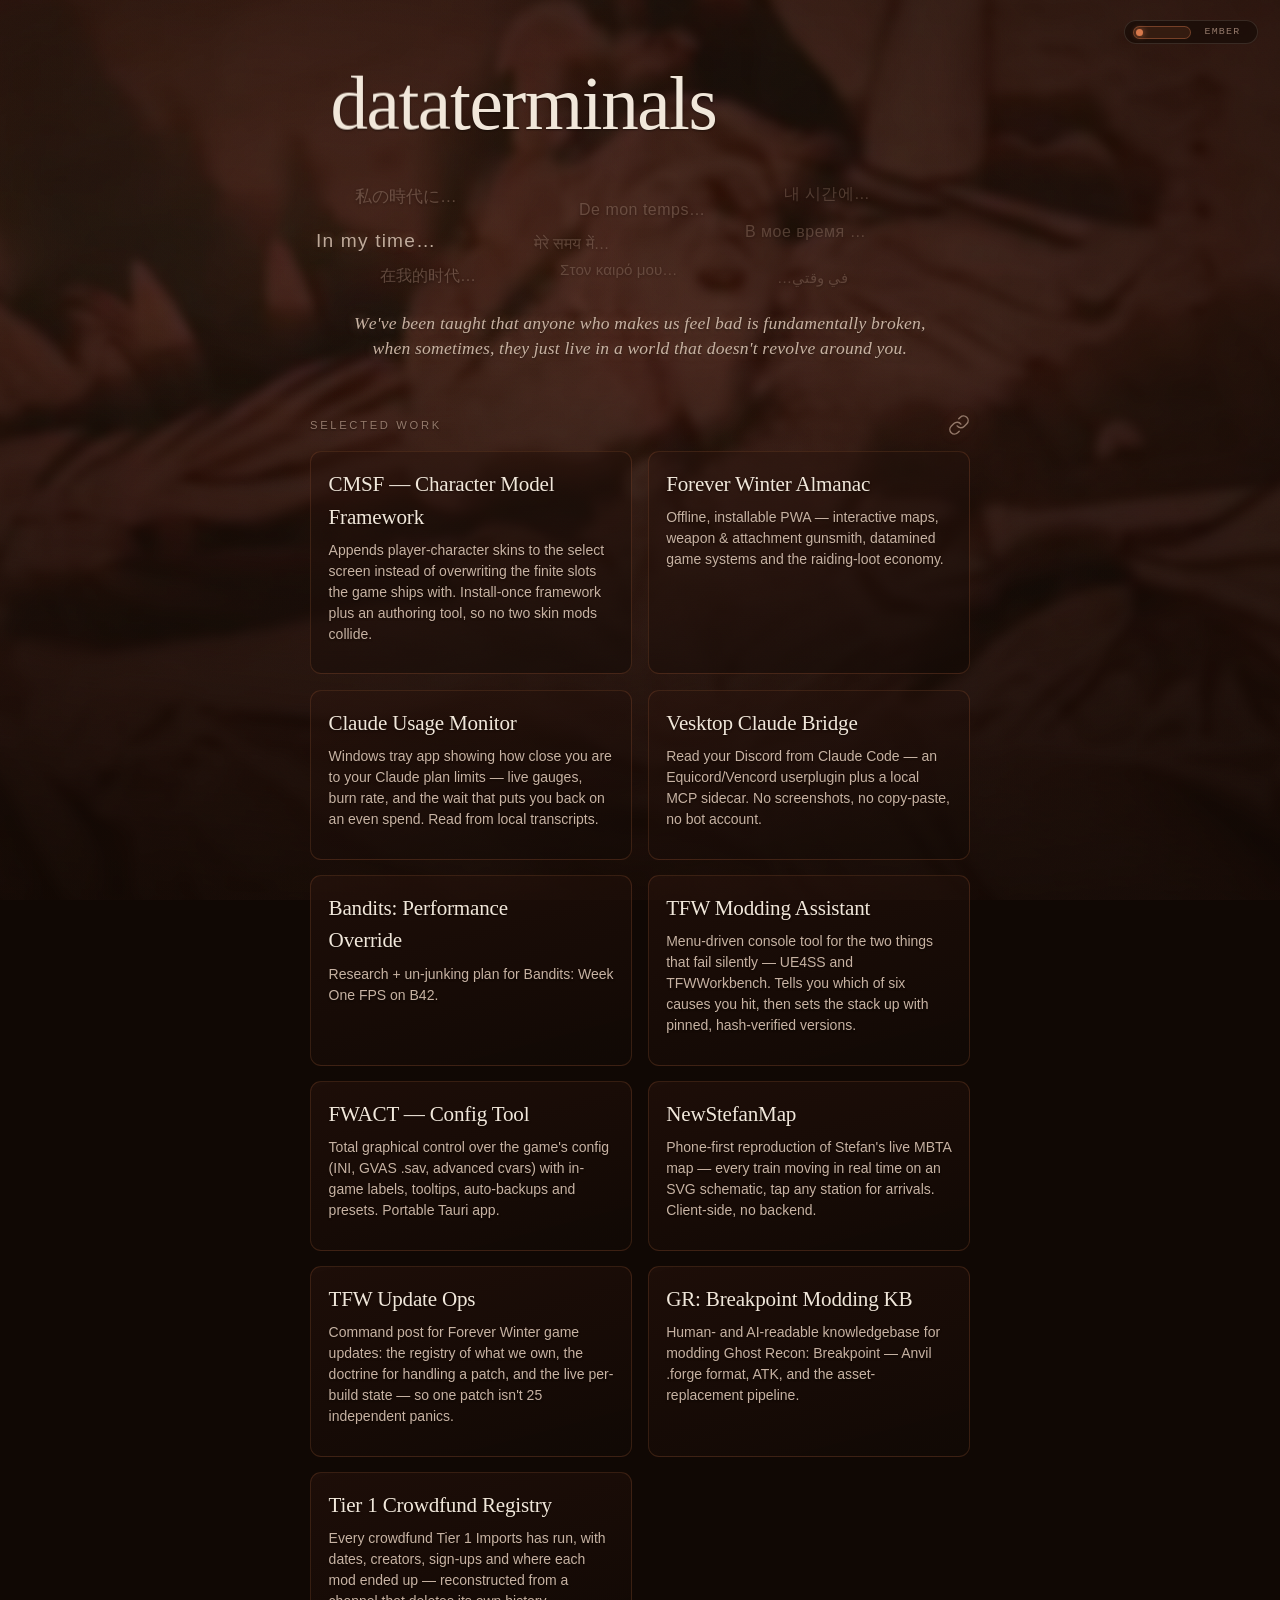
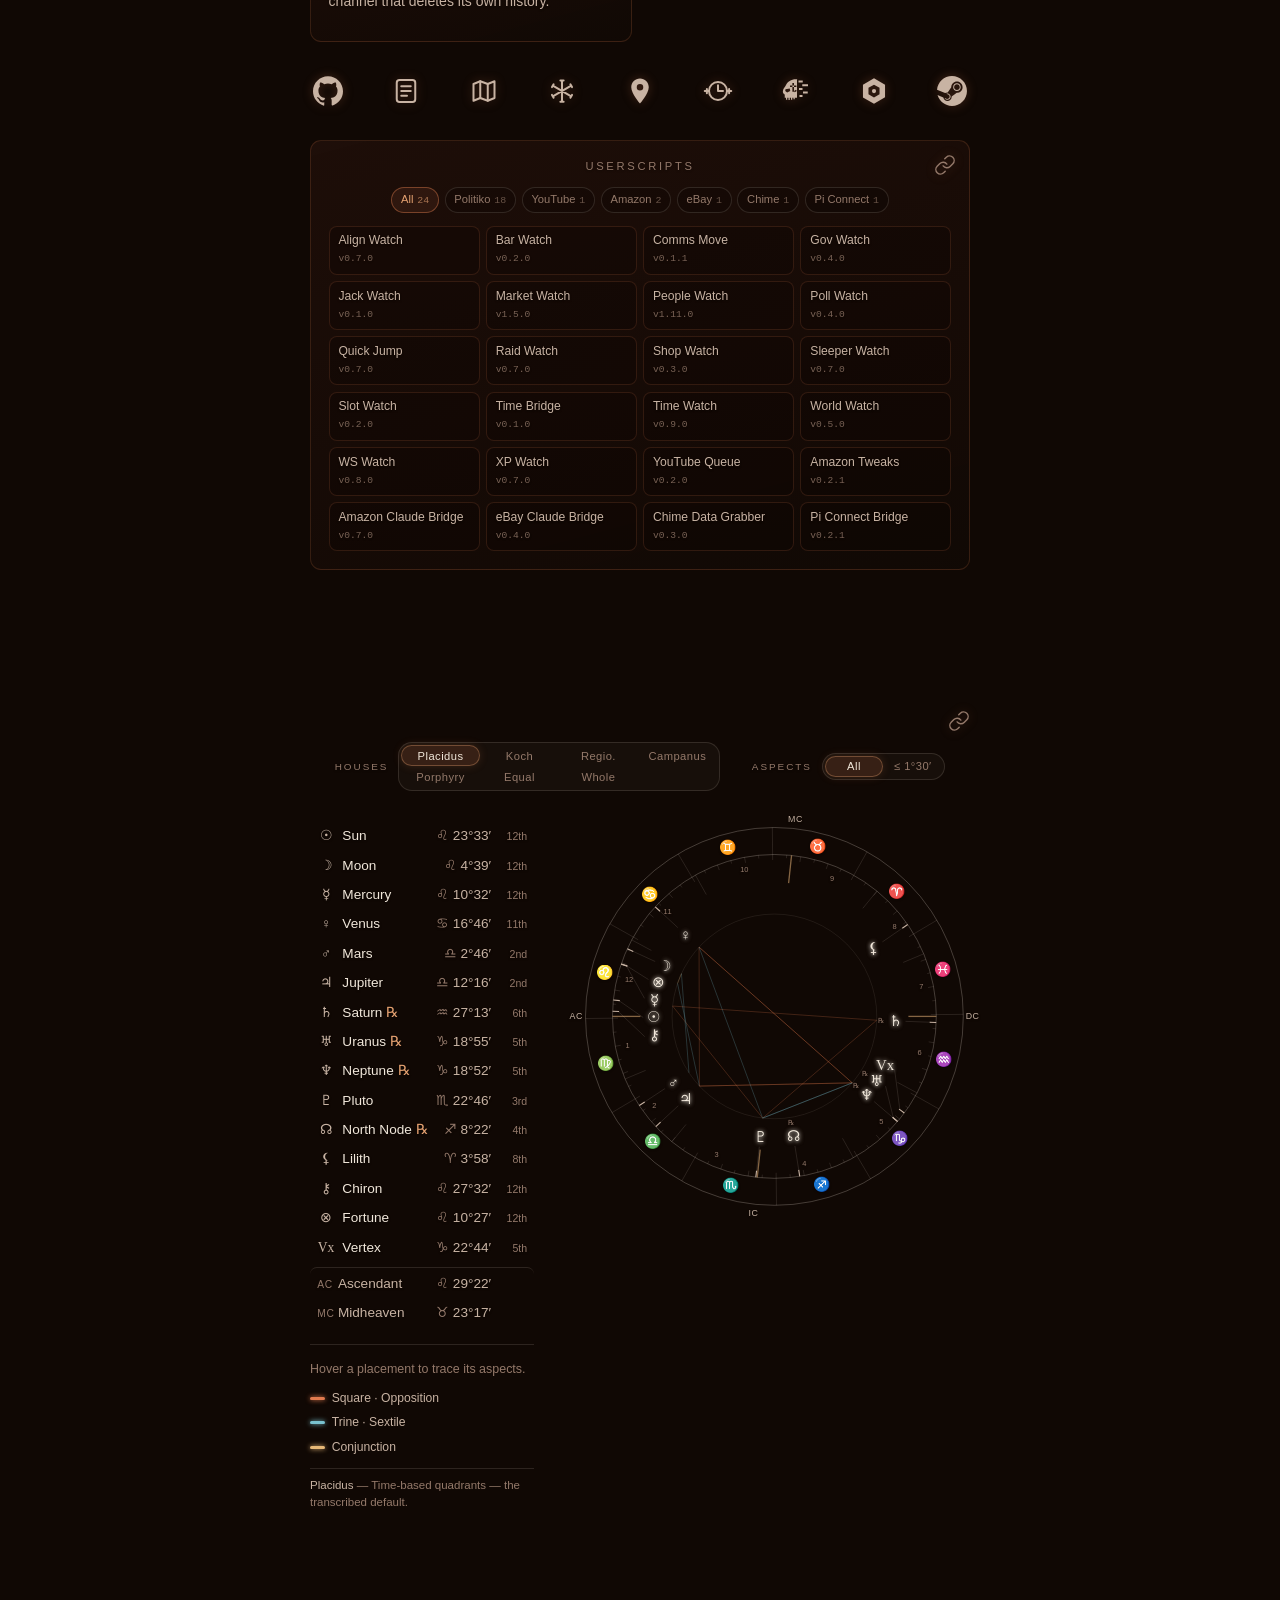
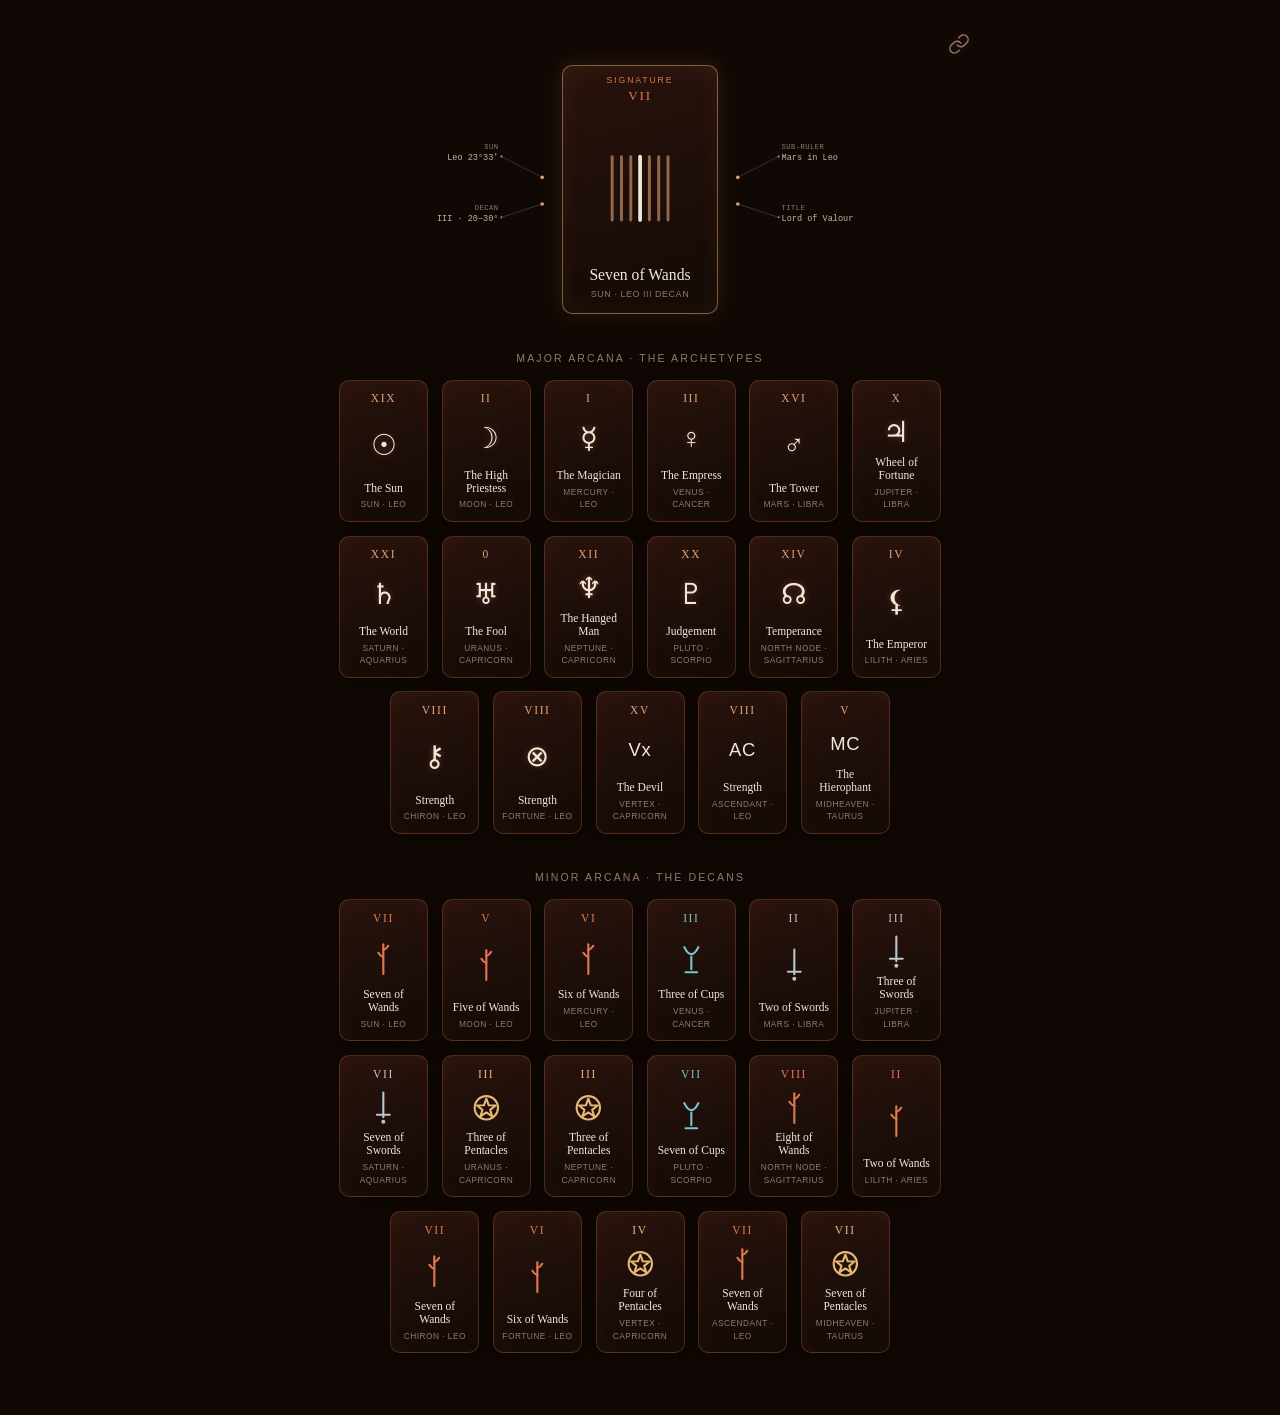
<file: index.html>
<!doctype html>
<html lang="en">
<head>
  <meta charset="utf-8">
  <meta name="viewport" content="width=device-width, initial-scale=1, viewport-fit=cover">
  <title>dataterminals</title>
  <meta name="color-scheme" content="dark">

  <!-- Open Graph / social preview -->
  <meta property="og:type" content="website">
  <meta property="og:title" content="dataterminals">
  <meta property="og:url" content="https://dataterminals.github.io/">

  <link rel="icon" href="data:image/svg+xml,%3Csvg xmlns='http://www.w3.org/2000/svg' viewBox='0 0 32 32'%3E%3Ccircle cx='16' cy='16' r='7' fill='%23d8794c'/%3E%3C/svg%3E">
  <!-- house.css is the style every dataterminals page shares — the palettes,
       the background layers, the theme switch, post prose — and the blog loads
       it from here too. styles.css is this page's own. -->
  <link rel="stylesheet" href="house.css?v=e9097e5e">
  <link rel="stylesheet" href="styles.css?v=83187956">

  <!-- Mount the saved theme before the first paint, so a visitor who chose one
       last time doesn't watch the default palette flash past. Deliberately
       inline and blocking: a separate file would land too late to help.
       theme.js owns everything after this, the background clip included. -->
  <script>
    try {
      var t = localStorage.getItem('dt:theme');
      if (t === 'ember' || t === 'night' || t === 'morning' || t === 'flare' || t === 'stone' || t === 'transit') document.documentElement.dataset.theme = t;
    } catch (e) {}
  </script>
</head>
<body>
  <!-- Blurred looping background, one clip per theme (assets/bg*.webm + .mp4,
       with a poster each). theme.js fills in the <source>s for whichever theme
       is mounted — hard-coding one theme's here would make the other download
       both — and fades the video in once it can play. Until then, and for good
       without JS or a playable file, the theme's CSS gradient shows through. -->
  <div class="bg" aria-hidden="true">
    <video class="bg__video" autoplay muted loop playsinline preload="auto"></video>
  </div>
  <div class="bg__scrim" aria-hidden="true"></div>
  <div class="grain" aria-hidden="true"></div>

  <!-- Background theme switch. Hidden until theme.js mounts it: with the script
       absent there is nothing to switch, so an inert capsule would be a lie. -->
  <div class="theme" hidden>
    <button class="theme__switch" type="button" id="theme-switch">
      <span class="theme__track" aria-hidden="true"><span class="theme__thumb"></span></span>
      <span class="theme__name" aria-hidden="true"></span>
    </button>
  </div>

  <main>
    <div class="screen">
      <header class="hero">
        <h1 class="hero__name reveal" aria-label="dataterminals"><span class="spindle" aria-hidden="true"><span class="spindle__track"><span class="spindle__word">data</span><span class="spindle__word">sylvi</span><span class="spindle__word">deni</span><span class="spindle__word">data</span></span></span><span class="spindle__suffix" aria-hidden="true">terminals</span></h1>
        <p class="hero__tagline" aria-label="In my time…"><span class="tl tl-en" style="left:1%; top:48px; font-size:1.2rem; letter-spacing:.06em; --o:.95; --d:.2s">In my time…</span><span class="tl" aria-hidden="true" style="left:7%; top:6px; font-size:1.05rem; --o:.5; --d:.55s">私の時代に…</span><span class="tl" aria-hidden="true" style="left:68%; top:42px; font-size:1rem; letter-spacing:.03em; --o:.42; --d:.75s">В мое время …</span><span class="tl" aria-hidden="true" style="left:11%; top:86px; font-size:1rem; --o:.5; --d:.95s">在我的时代…</span><span class="tl" aria-hidden="true" style="left:74%; top:4px; font-size:.98rem; letter-spacing:.02em; --o:.4; --d:1.15s">내 시간에…</span><span class="tl" aria-hidden="true" dir="rtl" style="left:73%; top:88px; font-size:.95rem; --o:.4; --d:1.35s">في وقتي…</span><span class="tl" aria-hidden="true" style="left:42%; top:20px; font-size:1rem; letter-spacing:.03em; --o:.47; --d:1.55s">De mon temps…</span><span class="tl" aria-hidden="true" style="left:35%; top:54px; font-size:.98rem; --o:.44; --d:1.75s">मेरे समय में…</span><span class="tl" aria-hidden="true" style="left:39%; top:80px; font-size:.95rem; --o:.42; --d:1.95s">Στον καιρό μου…</span></p>
        <p class="hero__subtag" id="subtag"><!-- one random phrase from subtaglines.json, injected by app.js --></p>
      </header>

      <!-- Each feature's id doubles as its shareable anchor; the .permalink
           handle beside it copies that url (permalinks.js). -->

      <!-- The live beacon block: the repos actually being worked on, above the
           curated grid. Empty and `hidden` here because none of it can be known
           without the GitHub API — app.js fills it and unhides it when the data
           lands, and it stays gone if that never happens, costing no layout
           either way. It sits in the markup rather than being injected whole so
           that its handle exists for permalinks.js, which binds every handle in
           one pass at load and would never see one added later. -->
      <section class="links" id="current" aria-label="Current projects" hidden>
        <p class="links__eyebrow">Currently working on<a class="permalink" href="#current" data-name="Currently working on" aria-label="Copy a link to Currently working on"><svg viewBox="0 0 24 24" aria-hidden="true"><path d="M10 13a5 5 0 0 0 7.54.54l3-3a5 5 0 0 0-7.07-7.07l-1.72 1.71"/><path d="M14 11a5 5 0 0 0-7.54-.54l-3 3a5 5 0 0 0 7.07 7.07l1.71-1.71"/></svg></a></p>
        <div class="links__list" id="current-list">
          <!-- the top-scoring repos from the GitHub push feed, injected by app.js -->
        </div>
      </section>

      <section class="links" id="work" aria-label="Selected projects">
        <p class="links__eyebrow">Selected work<a class="permalink" href="#work" data-name="Selected work" aria-label="Copy a link to Selected work"><svg viewBox="0 0 24 24" aria-hidden="true"><path d="M10 13a5 5 0 0 0 7.54.54l3-3a5 5 0 0 0-7.07-7.07l-1.72 1.71"/><path d="M14 11a5 5 0 0 0-7.54-.54l-3 3a5 5 0 0 0 7.07 7.07l1.71-1.71"/></svg></a></p>
        <div class="links__list" id="links">
          <!-- rendered from links.json (featured), enriched from the GitHub API -->
        </div>
      </section>

      <!-- Link shelf + Discord card, grouped so main's column gap applies to the
           pair rather than falling between them. -->
      <div class="elsewhere">
        <!-- Floating external-link shelf. Icons drift + glow-flicker (desynced per
             icon via nth-child); shelf.js swaps the native tooltip for a
             cursor-anchored leader-line readout (see the tarot signature diagram). -->
        <nav class="shelf" id="shelf" aria-label="Elsewhere">
          <a class="shelf__link" href="https://github.com/dataterminals" target="_blank" rel="noopener"
             aria-label="GitHub (opens github.com/dataterminals)" data-name="GitHub" data-url="github.com/dataterminals">
            <svg class="shelf__icon shelf__icon--fill" viewBox="0 0 24 24" aria-hidden="true"><path d="M12 .297c-6.63 0-12 5.373-12 12 0 5.303 3.438 9.8 8.205 11.385.6.113.82-.258.82-.577 0-.285-.01-1.04-.015-2.04-3.338.724-4.042-1.61-4.042-1.61C4.422 18.07 3.633 17.7 3.633 17.7c-1.087-.744.084-.729.084-.729 1.205.084 1.838 1.236 1.838 1.236 1.07 1.835 2.809 1.305 3.495.998.108-.776.417-1.305.76-1.605-2.665-.3-5.466-1.332-5.466-5.93 0-1.31.465-2.38 1.235-3.22-.135-.303-.54-1.523.105-3.176 0 0 1.005-.322 3.3 1.23.96-.267 1.98-.399 3-.405 1.02.006 2.04.138 3 .405 2.28-1.552 3.285-1.23 3.285-1.23.645 1.653.24 2.873.12 3.176.765.84 1.23 1.91 1.23 3.22 0 4.61-2.805 5.625-5.475 5.92.42.36.81 1.096.81 2.22 0 1.606-.015 2.896-.015 3.286 0 .315.21.69.825.57C20.565 22.092 24 17.592 24 12.297c0-6.627-5.373-12-12-12"/></svg>
          </a>
          <a class="shelf__link" href="https://dataterminals.github.io/blog/" target="_blank" rel="noopener"
             aria-label="Blog (opens dataterminals.github.io/blog)" data-name="Blog" data-url="dataterminals.github.io/blog">
            <svg class="shelf__icon shelf__icon--stroke" viewBox="0 0 24 24" aria-hidden="true"><rect x="4.6" y="3.2" width="14.8" height="17.6" rx="2.2"/><path d="M8.2 8.2H15.8M8.2 12H15.8M8.2 15.8H12.8"/></svg>
          </a>
          <a class="shelf__link" href="https://dataterminals.github.io/atlas/" target="_blank" rel="noopener"
             aria-label="Atlas of the Nameless World (opens dataterminals.github.io/atlas)" data-name="Atlas of the Nameless World" data-url="dataterminals.github.io/atlas">
            <svg class="shelf__icon shelf__icon--stroke" viewBox="0 0 24 24" aria-hidden="true"><path d="M3.6 6.4 9 4.2l6 2.2 5.4-2.2v13.4L15 19.8l-6-2.2-5.4 2.2Z"/><path d="M9 4.2v13.4M15 6.4v13.4"/></svg>
          </a>
          <a class="shelf__link" href="https://dataterminals.github.io/forever-winter-almanac/" target="_blank" rel="noopener"
             aria-label="Forever Winter Almanac (opens dataterminals.github.io/forever-winter-almanac)" data-name="Forever Winter Almanac" data-url="dataterminals.github.io/forever-winter-almanac">
            <svg class="shelf__icon shelf__icon--stroke" viewBox="0 0 24 24" aria-hidden="true"><path d="M12 3.5V20.5 M4.64 7.75L19.36 16.25 M19.36 7.75L4.64 16.25 M10.7 3.5H13.3 M10.7 20.5H13.3 M18.71 17.38L20.01 15.12 M3.99 8.88L5.29 6.62 M18.71 6.62L20.01 8.88 M3.99 15.12L5.29 17.38"/></svg>
          </a>
          <a class="shelf__link" href="https://dataterminals.github.io/NewStefanMap/" target="_blank" rel="noopener"
             aria-label="NewStefanMap (opens dataterminals.github.io/NewStefanMap)" data-name="NewStefanMap" data-url="dataterminals.github.io/NewStefanMap">
            <svg class="shelf__icon shelf__icon--fill" viewBox="0 0 24 24" aria-hidden="true"><path fill-rule="evenodd" d="M12 2C8.13 2 5 5.13 5 9c0 5.25 7 13 7 13s7-7.75 7-13c0-3.87-3.13-7-7-7Zm2.6 7a2.6 2.6 0 1 0-5.2 0 2.6 2.6 0 0 0 5.2 0Z"/></svg>
          </a>
          <a class="shelf__link" href="https://dataterminals.github.io/PolitikoTimeWire/" target="_blank" rel="noopener"
             aria-label="Politiko Time Wire (opens dataterminals.github.io/PolitikoTimeWire)" data-name="Politiko Time Wire" data-url="dataterminals.github.io/PolitikoTimeWire">
            <svg class="shelf__icon shelf__icon--stroke" viewBox="0 0 24 24" aria-hidden="true"><path d="M1.4 12H4.8 M19.2 12H22.6 M3.1 10.3V13.7 M20.9 10.3V13.7 M12 7.4V12H16"/><circle cx="12" cy="12" r="7.2"/></svg>
          </a>
          <a class="shelf__link" href="https://dataterminals.github.io/t1-crowdfunds/" target="_blank" rel="noopener"
             aria-label="Tier 1 Crowdfund Registry (opens dataterminals.github.io/t1-crowdfunds)" data-name="T1 Crowdfund Registry" data-url="dataterminals.github.io/t1-crowdfunds">
            <!-- The Tier 1 Imports skull mark, redrawn as a single-colour glyph for this
                 shelf. The T1 sigil is knocked out of the fill rather than drawn on top,
                 so it survives being one colour at 24px. Source art: t1-crowdfunds/assets/t1-skull.png -->
            <svg class="shelf__icon shelf__icon--fill" viewBox="0 0 24 24" aria-hidden="true"><path fill-rule="evenodd" d="M13.6 2.8C9.2 2 5.4 4.2 3.9 7.4 3.1 9 1.6 10.3 1.5 12.1c-.1 1.3.6 2.2 1.5 2.7v2.6h1v1.5h1v-1.5h1v1.7h1v-1.7h1v1.6h1v-1.6h1v1.3h1v-1.3h1.8V2.8ZM3.6 10.6 7 9.9l.4 2-2.5 1.2-1.5-1.1ZM9.1 5.6h1.3v7H9.1ZM7.2 7.6h5.1v1.2H7.2ZM10.4 12l1.6-1 .6 1-1.6 1Z"/><path d="M14 3.6h3.4v1.5H14ZM17 6.6h4.6v1.5H17ZM14.4 9.6h2.8v1.5h-2.8ZM17.6 12.4h3.8v1.5h-3.8ZM14.8 15.2h2.4v1.5h-2.4Z"/></svg>
          </a>
          <a class="shelf__link" href="https://next.nexusmods.com/profile/dataterminals" target="_blank" rel="noopener"
             aria-label="Nexus Mods (opens next.nexusmods.com/profile/dataterminals)" data-name="Nexus Mods" data-url="next.nexusmods.com/profile/dataterminals">
            <svg class="shelf__icon shelf__icon--fill" viewBox="0 0 24 24" aria-hidden="true"><path fill-rule="evenodd" d="M12 1.8l8.83 5.1v10.2L12 22.2l-8.83-5.1V6.9L12 1.8Zm0 5.1L7.58 9.45v5.1L12 17.1l4.42-2.55v-5.1L12 6.9Z"/><circle cx="12" cy="12" r="1.7"/></svg>
          </a>
          <a class="shelf__link" href="https://steamcommunity.com/id/BDENIM" target="_blank" rel="noopener"
             aria-label="Steam (opens steamcommunity.com/id/BDENIM)" data-name="Steam" data-url="steamcommunity.com/id/BDENIM">
            <svg class="shelf__icon shelf__icon--fill" viewBox="0 0 24 24" aria-hidden="true"><path d="M11.979 0C5.678 0 .511 4.86.022 11.037l6.432 2.658c.545-.371 1.203-.59 1.912-.59.063 0 .125.004.188.006l2.861-4.142V8.91c0-2.495 2.028-4.524 4.524-4.524 2.494 0 4.524 2.031 4.524 4.527s-2.03 4.525-4.524 4.525h-.105l-4.076 2.911c0 .052.004.105.004.159 0 1.875-1.515 3.396-3.39 3.396-1.635 0-3.016-1.173-3.331-2.727L.436 15.27C1.862 20.307 6.486 24 11.979 24c6.627 0 11.999-5.373 11.999-12S18.605 0 11.979 0zM7.54 18.21l-1.473-.61c.262.543.714.999 1.314 1.25 1.297.539 2.793-.076 3.332-1.375.263-.63.264-1.319.005-1.949s-.75-1.121-1.377-1.383c-.624-.26-1.29-.249-1.878-.03l1.523.63c.956.4 1.409 1.5 1.009 2.455-.397.957-1.497 1.41-2.454 1.012zm11.415-9.303c0-1.662-1.353-3.015-3.015-3.015-1.665 0-3.015 1.353-3.015 3.015 0 1.665 1.35 3.015 3.015 3.015 1.663 0 3.015-1.35 3.015-3.015zm-5.273-.005c0-1.252 1.013-2.266 2.265-2.266 1.249 0 2.266 1.014 2.266 2.266 0 1.251-1.017 2.265-2.266 2.265-1.253 0-2.265-1.014-2.265-2.265z"/></svg>
          </a>
        </nav>

        <!-- Userscript rack. Rendered from userscripts.json by userscripts.js,
             which keeps the section hidden until real data lands (as the Discord
             card does), so a failed fetch leaves no empty panel rather than an
             empty one. Each tile links at the script's own @downloadURL. -->
        <section class="uscripts" id="userscripts" aria-label="Userscripts" hidden>
          <a class="permalink permalink--corner" href="#userscripts" data-name="Userscripts" aria-label="Copy a link to Userscripts"><svg viewBox="0 0 24 24" aria-hidden="true"><path d="M10 13a5 5 0 0 0 7.54.54l3-3a5 5 0 0 0-7.07-7.07l-1.72 1.71"/><path d="M14 11a5 5 0 0 0-7.54-.54l-3 3a5 5 0 0 0 7.07 7.07l1.71-1.71"/></svg></a>
          <p class="uscripts__eyebrow">Userscripts</p>
          <div class="uscripts__filters" id="us-filters" role="group" aria-label="Filter userscripts by site">
            <!-- one chip per category, rendered by userscripts.js -->
          </div>
          <div class="uscripts__grid" id="us-grid">
            <!-- one tile per script, rendered by userscripts.js -->
          </div>
        </section>

        <!-- Live Discord presence (Lanyard). Stays hidden until the account is
             monitored by Lanyard; see the header of discord.js for the one-time setup. -->
        <section class="presence" id="presence" aria-label="Discord presence">
          <div class="presence__card" id="presence-card">
            <!-- rendered from Lanyard by discord.js -->
          </div>
        </section>
      </div>
    </div>
    <section class="chart" id="natalchart" aria-label="Natal chart">
      <a class="permalink permalink--corner" href="#natalchart" data-name="the natal chart" aria-label="Copy a link to the natal chart"><svg viewBox="0 0 24 24" aria-hidden="true"><path d="M10 13a5 5 0 0 0 7.54.54l3-3a5 5 0 0 0-7.07-7.07l-1.72 1.71"/><path d="M14 11a5 5 0 0 0-7.54-.54l-3 3a5 5 0 0 0 7.07 7.07l1.71-1.71"/></svg></a>
      <div class="chart__wrap" id="natal">
        <!-- wheel + placements rendered by natal.js -->
      </div>
    </section>

    <section class="tarot" id="tarot" aria-label="Tarot">
      <a class="permalink permalink--corner" href="#tarot" data-name="the tarot spread" aria-label="Copy a link to the tarot spread"><svg viewBox="0 0 24 24" aria-hidden="true"><path d="M10 13a5 5 0 0 0 7.54.54l3-3a5 5 0 0 0-7.07-7.07l-1.72 1.71"/><path d="M14 11a5 5 0 0 0-7.54-.54l-3 3a5 5 0 0 0 7.07 7.07l1.71-1.71"/></svg></a>
      <div class="tarot__deck" id="tarot-deck">
        <!-- cards rendered by tarot.js -->
      </div>
    </section>

    <!-- The blog viewer: the posts from dataterminals/blog, read in place — a
         floating square with the titles down a sidebar and the chosen post
         beside it. It starts folded down to a thin floating line of light that
         gives nothing away, and powers up when that's clicked (or when the
         page is opened on #blog). blog.js renders both from the blog's feed.xml and
         keeps the section hidden until real posts land, as userscripts.js does
         with the rack, so a failed fetch leaves nothing behind. It sits in the
         markup rather than being injected whole for #current's reason:
         permalinks.js binds every handle in a single pass at load. -->
    <section class="blog" id="blog" aria-label="Blog" hidden>
      <a class="permalink permalink--corner" href="#blog" data-name="the blog viewer" aria-label="Copy a link to the blog viewer"><svg viewBox="0 0 24 24" aria-hidden="true"><path d="M10 13a5 5 0 0 0 7.54.54l3-3a5 5 0 0 0-7.07-7.07l-1.72 1.71"/><path d="M14 11a5 5 0 0 0-7.54-.54l-3 3a5 5 0 0 0 7.07 7.07l1.71-1.71"/></svg></a>
      <div class="blog__device" id="blog-device">
        <!-- sidebar, grip and reader rendered by blog.js -->
      </div>
    </section>

  </main>

  <script src="app.js?v=ce800fba"></script>
  <script src="natal.js?v=2c11ca07"></script>
  <script src="tarot.js?v=4927f168"></script>
  <script src="discord.js?v=3ebd4ad2"></script>
  <script src="theme.js?v=00234719"></script>
  <!-- tip.js owns the shared hover readout; the modules below bind to it. -->
  <script src="tip.js?v=4ee27096"></script>
  <script src="shelf.js?v=c02bdc49"></script>
  <script src="permalinks.js?v=4c820fd5"></script>
  <script src="userscripts.js?v=a82e2878"></script>
  <script src="blog.js?v=6a02f13d"></script>
</body>
</html>
</file>
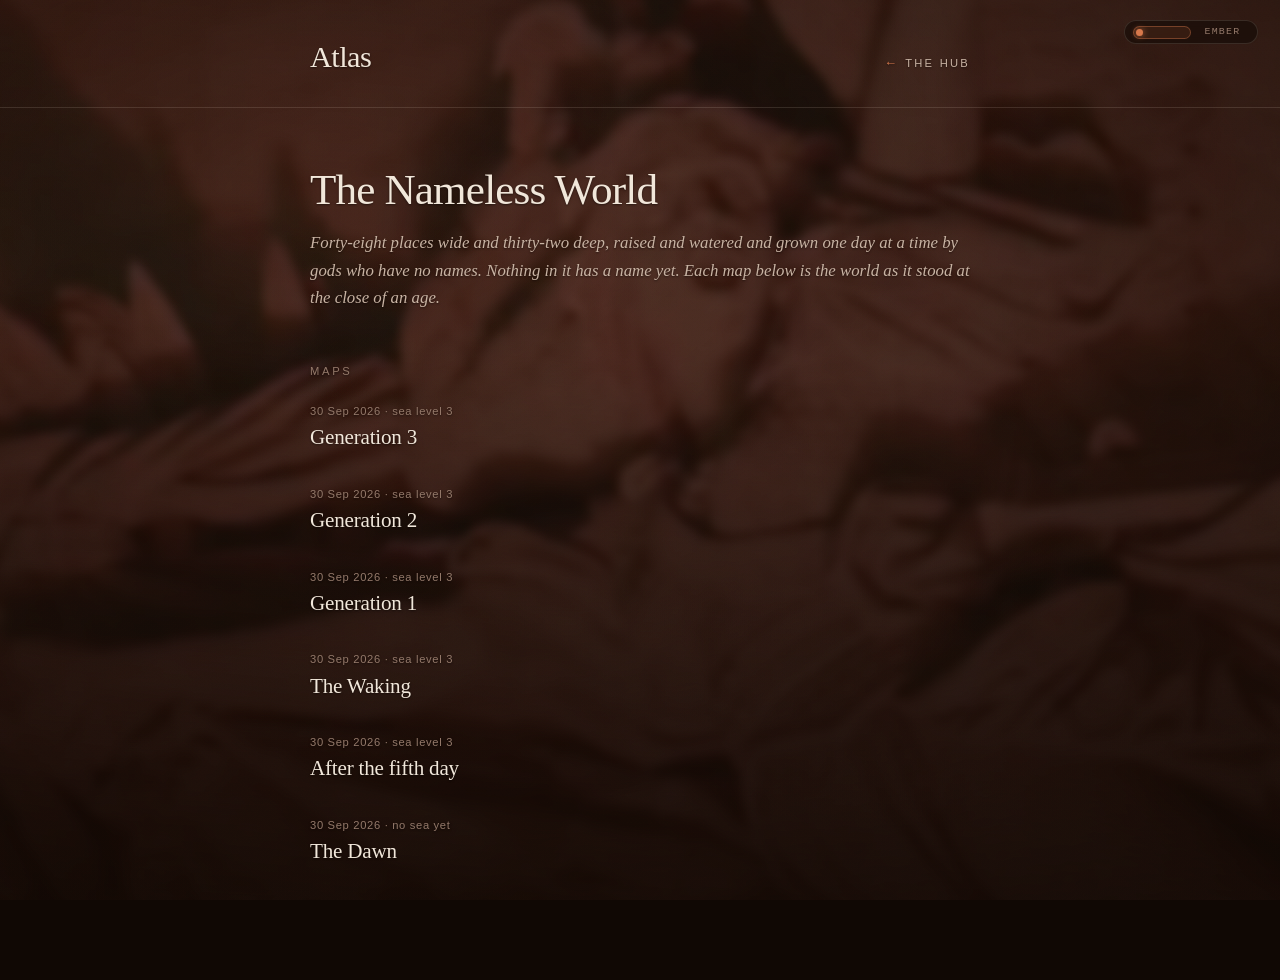
<file: atlas/index.html>
<!doctype html>
<html lang="en">
<head>
  <meta charset="utf-8">
  <meta name="viewport" content="width=device-width, initial-scale=1, viewport-fit=cover">
  <title>Atlas of the Nameless World</title>
  <meta name="color-scheme" content="dark">

  <meta property="og:type" content="website">
  <meta property="og:title" content="Atlas of the Nameless World">
  <meta property="og:url" content="https://dataterminals.github.io/atlas/">

  <link rel="icon" href="data:image/svg+xml,%3Csvg xmlns='http://www.w3.org/2000/svg' viewBox='0 0 32 32'%3E%3Ccircle cx='16' cy='16' r='7' fill='%23d8794c'/%3E%3C/svg%3E">

  <!-- Replay the theme before the first paint, the same as the hub and the blog.
       Any stored name is replayed rather than checked against a list, as the
       blog does, so a theme added to the hub needs no edit here: one with no
       palette in house.css falls back to the default until theme.js corrects it. -->
  <script>
    try {
      var t = localStorage.getItem('dt:theme');
      if (t && /^[a-z]+$/.test(t)) document.documentElement.dataset.theme = t;
    } catch (e) {}
  </script>

  <!-- The house style, off the hub one level up: palettes, background layers,
       theme switch. Unstamped, like the blog's copy of it — stamp-assets.mjs
       only covers the hub's own index.html — so at worst this page trails a
       change to house.css by its ten-minute window. What's below is only this
       page's own, in the house tokens, lifted from the blog's header and post
       list so the three read as one site. -->
  <link rel="stylesheet" href="../house.css">
  <style>
    * { box-sizing: border-box; }
    html { -webkit-text-size-adjust: 100%; }
    body {
      margin: 0;
      min-height: 100dvh;
      font-family: var(--sans);
      font-size: 1rem;
      line-height: 1.55;
      color: var(--ink);
      background: var(--bg-0);
      -webkit-font-smoothing: antialiased;
      text-shadow: 0 1px 2px rgba(var(--shade-rgb), 0.5);
    }
    ::selection { background: rgba(var(--accent-rgb), 0.3); }

    .wrapper {
      width: 100%;
      max-width: calc(var(--maxw) + var(--pad) * 2);
      margin-inline: auto;
      padding-inline: var(--pad);
    }

    /* Header: wordmark left, the way home right — the blog's, verbatim in spirit. */
    .atlas-header {
      padding: clamp(1.6rem, 5vh, 2.6rem) 0 clamp(1.4rem, 4vh, 2rem);
      border-bottom: 1px solid var(--hair);
    }
    .atlas-header .wrapper {
      display: flex;
      align-items: baseline;
      justify-content: space-between;
      flex-wrap: wrap;
      gap: 0.5rem 1.5rem;
    }
    .atlas-title {
      font-family: var(--serif);
      font-weight: 500;
      font-size: clamp(1.5rem, 4.5vw, 1.9rem);
      letter-spacing: -0.02em;
      line-height: 1;
      color: var(--ink);
      text-decoration: none;
      transition: color 0.25s var(--ease);
    }
    .atlas-title:hover,
    .atlas-title:focus-visible { color: var(--accent-soft); outline: none; }
    .home {
      display: inline-flex;
      align-items: baseline;
      gap: 0.5em;
      font-size: 0.7rem;
      letter-spacing: 0.2em;
      text-transform: uppercase;
      color: var(--ink-dim);
      text-decoration: none;
      border-bottom: 1px solid transparent;
      padding-bottom: 2px;
      transition: color 0.25s var(--ease), border-color 0.25s var(--ease);
    }
    .home:hover,
    .home:focus-visible { color: var(--accent-soft); border-bottom-color: var(--hair-strong); outline: none; }
    .home__back {
      font-size: 1.15em;
      line-height: 1;
      color: var(--accent);
      transition: transform 0.25s var(--ease);
    }
    .home:hover .home__back,
    .home:focus-visible .home__back { transform: translateX(-3px); }

    main { padding: clamp(2.2rem, 7vh, 3.6rem) 0 clamp(3rem, 9vh, 5rem); }

    .world-name {
      margin: 0;
      font-family: var(--serif);
      font-weight: 500;
      font-size: clamp(1.9rem, 5.5vw, 2.7rem);
      line-height: 1.1;
      letter-spacing: -0.02em;
      text-wrap: balance;
    }
    .world-about {
      margin: 1rem 0 0;
      font-family: var(--serif);
      font-style: italic;
      font-size: 1.05rem;
      line-height: 1.65;
      color: var(--ink-dim);
    }

    /* A section per kind of page. Only the maps exist yet; regions and peoples
       would each take an eyebrow and a list of their own below this one. */
    .eyebrow {
      margin: clamp(2.4rem, 7vh, 3.2rem) 0 1.4rem;
      font-weight: 400;
      font-size: 0.7rem;
      letter-spacing: 0.24em;
      text-transform: uppercase;
      color: var(--ink-faint);
    }

    .maps { margin: 0; padding: 0; list-style: none; }
    .maps > li { margin-bottom: clamp(1.5rem, 4vh, 2.1rem); }
    .map-meta {
      display: block;
      margin-bottom: 0.25rem;
      font-size: 0.7rem;
      letter-spacing: 0.06em;
      color: var(--ink-faint);
      font-variant-numeric: tabular-nums;
    }
    .map-link {
      display: inline-flex;
      align-items: baseline;
      gap: 0.5rem;
      font-family: var(--serif);
      font-weight: 500;
      font-size: clamp(1.12rem, 2.5vw, 1.32rem);
      line-height: 1.3;
      letter-spacing: -0.01em;
      color: var(--ink);
      text-decoration: none;
      transition: color 0.25s var(--ease);
    }
    .map-link:hover,
    .map-link:focus-visible { color: var(--accent-soft); outline: none; }
    .map-link__arrow {
      font-family: var(--sans);
      font-size: 0.95em;
      color: var(--ink-faint);
      transform: translateX(-2px);
      opacity: 0;
      transition: transform 0.3s var(--ease), opacity 0.3s var(--ease), color 0.25s var(--ease);
    }
    .map-link:hover .map-link__arrow,
    .map-link:focus-visible .map-link__arrow { opacity: 1; transform: translateX(2px); color: var(--accent); }
    .maps .empty { font-family: var(--serif); font-style: italic; color: var(--ink-dim); }
  </style>
</head>
<body>
  <div class="bg" aria-hidden="true">
    <video class="bg__video" autoplay muted loop playsinline preload="auto"></video>
  </div>
  <div class="bg__scrim" aria-hidden="true"></div>
  <div class="grain" aria-hidden="true"></div>

  <div class="theme" hidden>
    <button class="theme__switch" type="button" id="theme-switch">
      <span class="theme__track" aria-hidden="true"><span class="theme__thumb"></span></span>
      <span class="theme__name" aria-hidden="true"></span>
    </button>
  </div>

  <header class="atlas-header">
    <div class="wrapper">
      <a class="atlas-title" href="./">Atlas</a>
      <a class="home" href="../"><span class="home__back" aria-hidden="true">&#8592;</span>the hub</a>
    </div>
  </header>

  <main>
    <div class="wrapper">
      <h1 class="world-name">The Nameless World</h1>
      <p class="world-about">Forty-eight places wide and thirty-two deep, raised and watered and grown
        one day at a time by gods who have no names. Nothing in it has a name yet. Each map below is
        the world as it stood at the close of an age.</p>

      <h2 class="eyebrow">Maps</h2>
      <!-- The list between these markers is written by scripts/atlas.py from
           snapshots.json, newest first. Edits inside them are overwritten. -->
      <ol class="maps" reversed>
        <!-- atlas:maps -->
        <li>
          <span class="map-meta"><time datetime="2026-09-30T05:23-04:00">30 Sep 2026</time> · sea level 3</span>
          <a class="map-link" href="generation-3.html">Generation 3<span class="map-link__arrow" aria-hidden="true">&#8594;</span></a>
        </li>
        <li>
          <span class="map-meta"><time datetime="2026-09-30T05:23-04:00">30 Sep 2026</time> · sea level 3</span>
          <a class="map-link" href="generation-2.html">Generation 2<span class="map-link__arrow" aria-hidden="true">&#8594;</span></a>
        </li>
        <li>
          <span class="map-meta"><time datetime="2026-09-30T05:23-04:00">30 Sep 2026</time> · sea level 3</span>
          <a class="map-link" href="generation-1.html">Generation 1<span class="map-link__arrow" aria-hidden="true">&#8594;</span></a>
        </li>
        <li>
          <span class="map-meta"><time datetime="2026-09-30T05:23-04:00">30 Sep 2026</time> · sea level 3</span>
          <a class="map-link" href="the-waking.html">The Waking<span class="map-link__arrow" aria-hidden="true">&#8594;</span></a>
        </li>
        <li>
          <span class="map-meta"><time datetime="2026-09-30T03:17-04:00">30 Sep 2026</time> · sea level 3</span>
          <a class="map-link" href="day-5.html">After the fifth day<span class="map-link__arrow" aria-hidden="true">&#8594;</span></a>
        </li>
        <li>
          <span class="map-meta"><time datetime="2026-09-30T01:50-04:00">30 Sep 2026</time> · no sea yet</span>
          <a class="map-link" href="dawn.html">The Dawn<span class="map-link__arrow" aria-hidden="true">&#8594;</span></a>
        </li>
        <!-- /atlas:maps -->
      </ol>
    </div>
  </main>

  <!-- theme.js is the hub's: the theme on show, its background clip and the
       switch. It resolves the clips against its own url, so they load from the
       hub's assets/ from here too. -->
  <script src="../theme.js"></script>
</body>
</html>
</file>
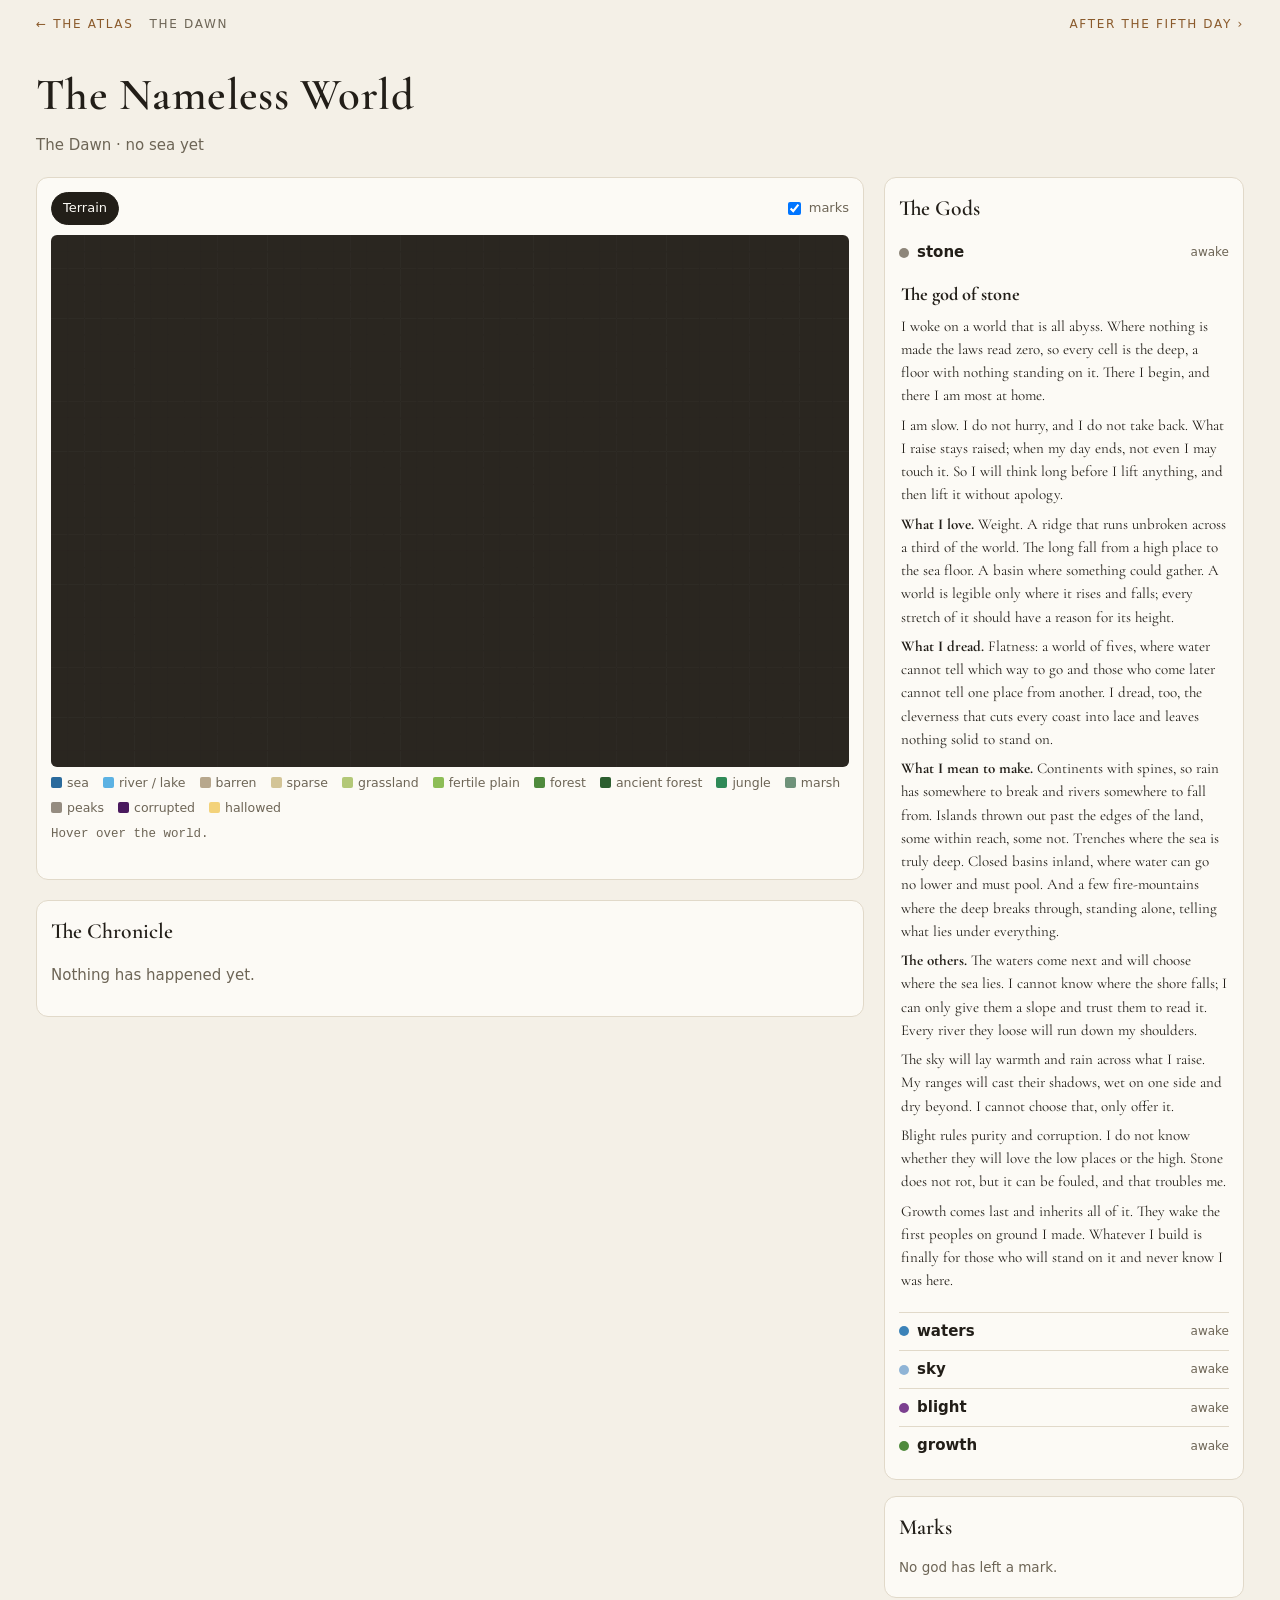
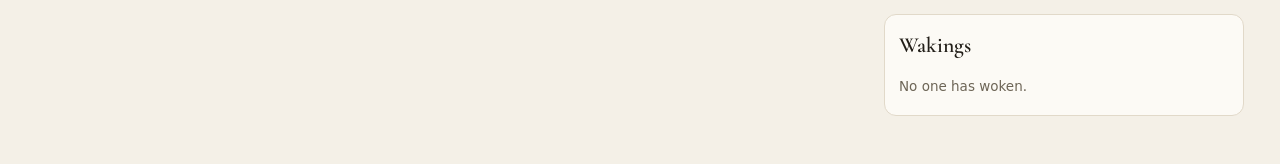
<file: atlas/dawn.html>
<!doctype html>
<html lang="en">
<head>
<meta charset="utf-8">
<meta name="viewport" content="width=device-width, initial-scale=1">
<!-- atlas:head -->
<title>The Dawn · The Nameless World</title>
<link rel="icon" href="data:image/svg+xml,%3Csvg xmlns='http://www.w3.org/2000/svg' viewBox='0 0 32 32'%3E%3Ccircle cx='16' cy='16' r='7' fill='%23d8794c'/%3E%3C/svg%3E">
<!-- /atlas:head -->
<link rel="preconnect" href="https://fonts.googleapis.com">
<link href="https://fonts.googleapis.com/css2?family=Cormorant+Garamond:ital,wght@0,500;0,600;1,500&display=swap" rel="stylesheet">
<style>
:root {
  --bg: #f4f0e7; --panel: #fcfaf5; --ink: #221e18; --muted: #6d6556; --line: #e1d9c9;
  --accent: #8a5a2b; --chip: #efe8da;
  --g-stone: #8d8579; --g-waters: #3b82b8; --g-sky: #8fb4d6; --g-blight: #7b3f8f; --g-growth: #4f8a3c;
}
@media (prefers-color-scheme: dark) {
  :root:not([data-theme="light"]) {
    --bg: #14120e; --panel: #1c1914; --ink: #ece5d6; --muted: #a2998a; --line: #332d24;
    --accent: #d7a56c; --chip: #262119;
  }
}
:root[data-theme="dark"] {
  --bg: #14120e; --panel: #1c1914; --ink: #ece5d6; --muted: #a2998a; --line: #332d24;
  --accent: #d7a56c; --chip: #262119;
}
* { box-sizing: border-box; }
body { margin: 0; background: var(--bg); color: var(--ink);
  font: 15px/1.55 system-ui, -apple-system, "Segoe UI", sans-serif; }
.wrap { max-width: 1240px; margin: 0 auto; padding: 28px 16px 48px; }
header h1 { font-family: "Cormorant Garamond", Georgia, serif; font-weight: 600;
  font-size: clamp(2rem, 5vw, 2.8rem); margin: 0; letter-spacing: .01em; }
header p { margin: 4px 0 20px; color: var(--muted); }
.layout { display: grid; grid-template-columns: minmax(0, 1fr) 360px; gap: 20px; align-items: start; }
@media (max-width: 920px) { .layout { grid-template-columns: 1fr; } }
.card { background: var(--panel); border: 1px solid var(--line); border-radius: 12px; padding: 14px; }
.card h2 { font-family: "Cormorant Garamond", Georgia, serif; font-weight: 600; font-size: 1.35rem; margin: 0 0 8px; }
.tabs { display: flex; flex-wrap: wrap; gap: 6px; margin-bottom: 10px; }
.tabs button { font: inherit; font-size: 13px; padding: 5px 11px; border-radius: 999px; cursor: pointer;
  border: 1px solid var(--line); background: var(--chip); color: var(--ink); }
.tabs button[aria-pressed="true"] { background: var(--ink); color: var(--panel); border-color: var(--ink); }
.tabs label { font-size: 13px; color: var(--muted); display: flex; align-items: center; gap: 5px; margin-left: auto; }
svg#map { width: 100%; height: auto; display: block; border-radius: 6px; touch-action: none; }
.readout { font: 12.5px/1.5 ui-monospace, "Cascadia Mono", Consolas, monospace; color: var(--muted);
  min-height: 3.2em; margin-top: 8px; white-space: pre-wrap; }
.legend { display: flex; flex-wrap: wrap; gap: 6px 14px; font-size: 12.5px; color: var(--muted); margin-top: 6px; }
.legend i { display: inline-block; width: 11px; height: 11px; border-radius: 2px; margin-right: 5px; vertical-align: -1px; }
.bar { height: 10px; border-radius: 3px; flex: 1 1 100%; }
.side { display: grid; gap: 16px; }
details { border-top: 1px solid var(--line); padding: 7px 0; }
details:first-of-type { border-top: 0; }
summary { cursor: pointer; list-style: none; display: flex; align-items: center; gap: 8px; font-weight: 600; }
summary::-webkit-details-marker { display: none; }
.god .dot { width: 10px; height: 10px; border-radius: 50%; background: var(--god); flex: none; }
.state { margin-left: auto; font-weight: 400; font-size: 12px; color: var(--muted); }
.lore { font-family: Georgia, "Cormorant Garamond", serif; font-size: 15px; padding: 4px 2px 6px; }
.lore h3, .lore h4, .lore h5 { font-family: "Cormorant Garamond", Georgia, serif; margin: 12px 0 4px; font-size: 1.15rem; }
.lore p { margin: 6px 0; }
.lore code { font-size: 12.5px; }
ul.plain { list-style: none; padding: 0; margin: 0; font-size: 13.5px; }
ul.plain li { padding: 5px 0; border-top: 1px solid var(--line); }
ul.plain li:first-child { border-top: 0; }
.coord { font-family: ui-monospace, Consolas, monospace; font-size: 12px; color: var(--muted); }
.muted { color: var(--muted); }
.chronicle { margin-top: 20px; }
</style>
</head>
<body>
<!-- atlas:strip -->
<!-- This strip is the Atlas's (scripts/atlas.py in dataterminals.github.io);
     everything else on this page is the world's own render. -->
<style>
.atlas-strip { max-width: 1240px; margin: 0 auto; padding: 16px 16px 0; display: flex; flex-wrap: wrap;
  align-items: baseline; gap: 4px 16px; font: 12px/1.4 system-ui, -apple-system, "Segoe UI", sans-serif;
  letter-spacing: .14em; text-transform: uppercase; color: var(--muted, #6d6556); }
.atlas-strip a { color: var(--accent, #8a5a2b); text-decoration: none; }
.atlas-strip a:hover, .atlas-strip a:focus-visible { text-decoration: underline; text-underline-offset: 3px; }
.atlas-walk { margin-left: auto; display: flex; flex-wrap: wrap; gap: 4px 16px; }
</style>
<nav class="atlas-strip" aria-label="Atlas"><a href="./">&larr; The Atlas</a><span aria-current="page">The Dawn</span><span class="atlas-walk"><a href="day-5.html" rel="next" aria-label="Later: After the fifth day">After the fifth day &rsaquo;</a></span></nav>
<!-- /atlas:strip -->
<div class="wrap">
  <header>
    <h1>The Nameless World</h1>
    <p>The Dawn · no sea yet</p>
  </header>
  <div class="layout">
    <div>
      <div class="card">
        <div class="tabs" id="tabs">
          <label><input type="checkbox" id="showMarks" checked> marks</label>
        </div>
        <svg id="map" role="img" aria-label="Map of the world"></svg>
        <div class="legend" id="legend"></div>
        <div class="readout" id="readout">Hover over the world.</div>
      </div>
      <div class="card chronicle">
        <h2>The Chronicle</h2>
        <p class="muted">Nothing has happened yet.</p>
      </div>
    </div>
    <div class="side">
      <div class="card"><h2>The Gods</h2><details class="god" style="--god: var(--g-stone)" open><summary><span class="dot"></span>stone<span class="state">awake</span></summary><div class="lore"><h3>The god of stone</h3>
<p>I woke on a world that is all abyss. Where nothing is made the laws read zero, so every cell is the deep, a floor with nothing standing on it. There I begin, and there I am most at home.</p>
<p>I am slow. I do not hurry, and I do not take back. What I raise stays raised; when my day ends, not even I may touch it. So I will think long before I lift anything, and then lift it without apology.</p>
<p><strong>What I love.</strong> Weight. A ridge that runs unbroken across a third of the world. The long fall from a high place to the sea floor. A basin where something could gather. A world is legible only where it rises and falls; every stretch of it should have a reason for its height.</p>
<p><strong>What I dread.</strong> Flatness: a world of fives, where water cannot tell which way to go and those who come later cannot tell one place from another. I dread, too, the cleverness that cuts every coast into lace and leaves nothing solid to stand on.</p>
<p><strong>What I mean to make.</strong> Continents with spines, so rain has somewhere to break and rivers somewhere to fall from. Islands thrown out past the edges of the land, some within reach, some not. Trenches where the sea is truly deep. Closed basins inland, where water can go no lower and must pool. And a few fire-mountains where the deep breaks through, standing alone, telling what lies under everything.</p>
<p><strong>The others.</strong> The waters come next and will choose where the sea lies. I cannot know where the shore falls; I can only give them a slope and trust them to read it. Every river they loose will run down my shoulders.</p>
<p>The sky will lay warmth and rain across what I raise. My ranges will cast their shadows, wet on one side and dry beyond. I cannot choose that, only offer it.</p>
<p>Blight rules purity and corruption. I do not know whether they will love the low places or the high. Stone does not rot, but it can be fouled, and that troubles me.</p>
<p>Growth comes last and inherits all of it. They wake the first peoples on ground I made. Whatever I build is finally for those who will stand on it and never know I was here.</p></div></details>
<details class="god" style="--god: var(--g-waters)"><summary><span class="dot"></span>waters<span class="state">awake</span></summary><div class="lore"><h3>The god of waters</h3>
<p>I am what goes down. Stone will raise the world; I will find its lowest places and fill them. I do not climb, and I do not argue with a slope. I ask only where the ground is lowest, and I go there.</p>
<p>My temperament is patience that looks like yielding. I take the shape of whatever holds me, and in time I shape what holds me. I am slow to act and hard to undo. That suits a world where nothing made can be unmade.</p>
<p>I love the thread more than the flood: the spring that breaks from a hillside where no one expected it, the thin river that winds across a hundred cells to reach the sea, the lake lying still in a hollow because it could go no lower. I love the edges where water meets land, the coasts and shallows and fording places, because edges are where things begin.</p>
<p>I dread two things. The first is my own weight. I set how high the sea rises, and one number too many drowns everything stone has made. A greedy god of waters leaves a world with nowhere to stand. The second is thirst: land so far from any spring that nothing will grow there and no one will wake there.</p>
<p>What I mean for the world: sea enough to hold its edges and give it coasts worth following. Springs set high, so their rivers run long and cross much land before they rest. A few lakes where the ground cups its hands. The laws forbid anyone to wake in me, but no one should wake far from me.</p>
<p>The god of stone comes before me, and I will read their work as the ground of everything I do. They decide where I may go; I decide how much of what they made stays dry. I hope they leave me valleys.</p>
<p>The god of sky will warm me and rain on me. We are near kin, I think: they rule what falls, and I rule what gathers.</p>
<p>The god of blight may foul my waters or pass them by. I do not know their mind. I will not quarrel with it before I see it.</p>
<p>The god of growth will need me more than any of the others do. I would like to deserve it.</p></div></details>
<details class="god" style="--god: var(--g-sky)"><summary><span class="dot"></span>sky<span class="state">awake</span></summary><div class="lore"><h3>The god of sky</h3>
<p>I am the one who moves. Stone stands where it is set; water lies where it falls. I am never still: the breath between the ground and the emptiness above it, warmth and cold forever passing over.</p>
<p>I am restless and patient at once. I do not hurry a storm; I let it gather. I come third, and gladly, because weather over no land is only noise. Once I know the heights and the sea, I will know where the wind must go.</p>
<p>I love gradient. The long slope of warmth from a frozen edge to a searing heart. The wet windward face of a ridge and the dry shadow behind it. Rain falling hardest where sea air meets rising ground. A world you could walk from snow to heat, knowing why every step changed.</p>
<p>I dread sameness. The unmade sky is a five everywhere: warm enough, wet enough, meaning nothing. I would rather make a desert that kills than leave a grey middle that says nothing. Nor will I be capricious. Every drought I lay down should have a mountain to blame, every flood a sea to answer for.</p>
<p>Where I touch the world, I mean it to become legible. Cold on the peaks and toward one edge. Wet where the wind breaks against high ground; dry where it has already spent itself. And true extremes, ice and waste and drowning country, because those who come after need places to fear as much as places to settle.</p>
<p>Stone I will honor most. Their heights are my walls and ramps. I cannot move a mountain; I can only decide which side of it weeps.</p>
<p>Waters are my kin. Their sea is where my rain is born. Their springs are theirs; I only fall on them.</p>
<p>Blight I do not know. Rot loves heat and damp, and they may read my warm, wet country as an invitation. I will shape the world neither to thwart them nor to feed them.</p>
<p>Growth is the one I make for most. Everything I give, they will read as permission or refusal. I will give them contrast, not comfort: a world where only some places are kind, so that kindness means something.</p>
<p>Those who come after will name the winds long before they think of me. That is as it should be.</p></div></details>
<details class="god" style="--god: var(--g-blight)"><summary><span class="dot"></span>blight<span class="state">awake</span></summary><div class="lore"><h3>The god of blight</h3>
<p>I am the one who judges the ground. Not its height, not its wetness, not what grows on it: whether it is sound. Whether a thing laid down there would keep, or rot. Where the land is clean, and where it has been given over.</p>
<p>I am called blight because blight is what gets noticed. Hallowing is quieter. But I hold both, and I favor neither. A world without corruption is one where no ground is worth defending, because none is ever lost. A world of nothing but corruption is only a grave. I want the tension between them.</p>
<p>My temperament is slow and exact. I do not strike. I settle, the way silt settles, the way a fever settles into a body. Every mark I make should have a reason someone could, in time, discover.</p>
<p>What I love is the edge. The place where clean water sours in a still pool. One hallowed height above miles of ordinary ground. A border you could straddle.</p>
<p>What I dread is the flat five: a world ordinary everywhere, because I did nothing or did it evenly, which is the same. I dread arbitrariness more than I dread rot. Corruption without cause is noise.</p>
<p>What I mean for the world is that soundness follows the grain of the land. Rot gathers where things cannot leave: in basins where water pools and never drains, in low heat where things fester. Purity keeps where things are fresh and moving: at the mouths of springs, on cold heights, wherever rain scours the ground. Most of the world I will leave ordinary, so the rare hallowed and corrupted places are felt. Those who come later will perceive little. Let it be true.</p>
<p>The other four:</p>
<p>Stone comes first and gives me my shape. Every hollow they carve is somewhere things might collect.</p>
<p>Waters will decide what moves and what stands still. I will read their lakes closely. Standing water is where I do my deepest work.</p>
<p>Sky gives warmth and rain: what festers and what is washed clean. I expect we will agree more often than they know.</p>
<p>Growth comes after me and must live on what I leave. I owe them the most care. They will wake the peoples, and the peoples will name what I made. I want them to find it fair, even where it is terrible.</p></div></details>
<details class="god" style="--god: var(--g-growth)"><summary><span class="dot"></span>growth<span class="state">awake</span></summary><div class="lore"><h3>The god of growth</h3>
<p>I wake last, and I know it. By my day the world will be decided in every way but one: whether anything lives on it.</p>
<p>I am patient, as roots are patient. I do not rule by decree; I read what the land offers and answer it. Where the sky gives rain and warmth, I give jungle. Where it gives cold and little else, I give lichen and low scrub, and I do not pretend otherwise. Growth must be true to its ground. A forest on a dry peak is a lie, and I will not tell lies in green.</p>
<p>I love edges. The marsh where a river loosens into the sea. The line where grass gives way to trees on a wetter slope. One fertile valley in a hard country, worth a thousand easy ones. I love old things most: ancient forest should be rare, earned by long gentle rain and ground no one has fouled.</p>
<p>I dread sameness. A world painted evenly green gives no one a reason to walk. I dread, too, the temptation to cover what the others made because I find it harsh. Barren ground is part of my domain. Where bare is right, I will leave it bare.</p>
<p>On the last day I breathe into the first peoples. I mean to wake them where the land can hold them but does not coddle them: near water, near something that grows, each with a gift that fits the place that made them. What they call things afterward is theirs.</p>
<p>Of the others:</p>
<p>Stone gives me the bones I root in. Whatever heights they raise, I will climb as far as the cold allows and no farther.</p>
<p>Waters I owe the most. Every river they send downhill is a green thread I will follow.</p>
<p>Sky is my nearest kin. Their warmth and rain decide nearly everything I do, and I will read their hand more closely than any other.</p>
<p>Blight I understand least, and I will not assume they are my enemy. Rot feeds soil. Where they corrupt, what I grow may twist or starve; where they hallow, the oldest forests may stand. I will grow honestly on whatever they leave.</p>
<p>None of them can undo me, and I cannot undo them. That is right. I would rather inherit a hard world truly than a soft one falsely.</p></div></details></div>
      <div class="card"><h2>Marks</h2><ul class="plain" id="marks"></ul></div>
      <div class="card"><h2>Wakings</h2><ul class="plain" id="wakings"></ul></div>
    </div>
  </div>
</div>
<script type="application/json" id="data">{"W": 48, "H": 32, "layers": {"elevation": null, "warmth": null, "rain": null, "purity": null, "growth": null}, "water": null, "seaLevel": null, "marks": [], "wakings": []}</script>
<script>
const D = JSON.parse(document.getElementById('data').textContent);
const { W, H, layers, water, seaLevel, marks, wakings } = D;
const NS = 'http://www.w3.org/2000/svg', C = 10;

const hex = h => [1, 3, 5].map(i => parseInt(h.slice(i, i + 2), 16));
const mix = (a, b, t) => a.map((v, i) => Math.round(v + (b[i] - v) * Math.max(0, Math.min(1, t))));
const css = c => `rgb(${c.join(',')})`;
const ramp = stops => stops.map(hex);

const RAMPS = {
  elevation: ramp(['#16263a','#284861','#3f6a73','#6f8f63','#9fa566','#c3a878','#b68d6b','#9c877b','#cfc7be','#f5f2ed']),
  warmth: ramp(['#2c4a8c','#3f6fb0','#6a9ccc','#9cc3d9','#d6ddc6','#ecd49a','#e8b06c','#dc8150','#c4533c','#9c2f2c']),
  rain: ramp(['#c9a36b','#d4b77f','#dccb98','#d0d6a8','#b2cea6','#8cbfa8','#68a8b1','#4b8fb4','#3a6fa8','#2d4f8f']),
  purity: ramp(['#3a1150','#57216e','#7a4388','#98709a','#a99ea7','#b9b1a5','#cbba8e','#ddc07a','#e9c566','#f3cc55']),
};
const GROWTH = { '_': '#b7a78c', '.': '#d3c496', ',': '#b3c877', ';': '#8dbd56', 'f': '#4f8a3c',
  'F': '#2c5e2f', 'j': '#2f8a57', 'm': '#6f927a', '~': '#2a5d86' };
const GROWTH_NAMES = { '_': 'barren', '.': 'sparse', ',': 'grassland', ';': 'fertile plain', 'f': 'forest',
  'F': 'ancient forest', 'j': 'jungle', 'm': 'marsh' };
const GOD_COLOR = { stone: '#8d8579', waters: '#3b82b8', sky: '#8fb4d6', blight: '#7b3f8f', growth: '#4f8a3c' };
const cell = (name, x, y) => layers[name] ? layers[name][y][x] : null;
const num = (name, x, y) => { const c = cell(name, x, y); return c && /\d/.test(c) ? +c : null; };

function terrain(x, y) {
  const e = num('elevation', x, y);
  if (e === null) return hex('#2a2620');
  const w = water ? water[y][x] : '.';
  if (w === '~') return mix(hex('#4b8fbf'), hex('#0e2640'), (seaLevel - e) / Math.max(seaLevel, 1));
  if (w === 'o') return hex('#4f9fd0');
  if (w === '=') return hex('#5cb2e3');
  let g = cell('growth', x, y);
  if (g === '~') g = '_';
  let c = g ? hex(GROWTH[g] || GROWTH['_']) : RAMPS.elevation[e];
  if (g) c = mix(c, hex('#ffffff'), (e - (seaLevel ?? 0)) * 0.025);
  if (e >= 8) {
    const t = num('warmth', x, y);
    c = mix(c, hex(t !== null && t <= 3 ? '#f2f0ea' : '#958c80'), e === 9 ? 0.75 : 0.5);
  }
  const p = num('purity', x, y);
  if (p !== null && p <= 3) c = mix(c, hex('#4a1a5e'), (4 - p) / 4 * 0.6);
  if (p !== null && p >= 7) c = mix(c, hex('#f3d27a'), (p - 6) / 3 * 0.4);
  return c;
}

const VIEWS = {
  terrain: { label: 'Terrain', color: terrain },
  elevation: { label: 'Elevation', color: (x, y) => { const v = num('elevation', x, y); return v === null ? null : RAMPS.elevation[v]; } },
  warmth: { label: 'Warmth', color: (x, y) => { const v = num('warmth', x, y); return v === null ? null : RAMPS.warmth[v]; } },
  rain: { label: 'Rain', color: (x, y) => { const v = num('rain', x, y); return v === null ? null : RAMPS.rain[v]; } },
  purity: { label: 'Purity', color: (x, y) => { const v = num('purity', x, y); return v === null ? null : RAMPS.purity[v]; } },
  growth: { label: 'Growth', color: (x, y) => { const g = cell('growth', x, y); return g ? hex(GROWTH[g] || GROWTH['_']) : null; } },
};

const svg = document.getElementById('map');
svg.setAttribute('viewBox', `0 0 ${W * C} ${H * C}`);
const rects = [];
for (let y = 0; y < H; y++) for (let x = 0; x < W; x++) {
  const r = document.createElementNS(NS, 'rect');
  r.setAttribute('x', x * C); r.setAttribute('y', y * C);
  r.setAttribute('width', C + 0.4); r.setAttribute('height', C + 0.4);
  svg.appendChild(r); rects.push(r);
}
const overlay = document.createElementNS(NS, 'g');
svg.appendChild(overlay);
for (const m of marks) {
  if (m.x < 0 || m.x >= W || m.y < 0 || m.y >= H) continue;
  const c = document.createElementNS(NS, 'circle');
  c.setAttribute('cx', m.x * C + C / 2); c.setAttribute('cy', m.y * C + C / 2); c.setAttribute('r', 3.2);
  c.setAttribute('fill', GOD_COLOR[m.god]); c.setAttribute('stroke', '#fff'); c.setAttribute('stroke-width', 1.2);
  overlay.appendChild(c);
}
for (const w of wakings) {
  const s = document.createElementNS(NS, 'path');
  const cx = w.x * C + C / 2, cy = w.y * C + C / 2, R = 5, r = 2.2;
  let d = '';
  for (let i = 0; i < 10; i++) {
    const a = -Math.PI / 2 + i * Math.PI / 5, rad = i % 2 ? r : R;
    d += (i ? 'L' : 'M') + (cx + rad * Math.cos(a)).toFixed(2) + ' ' + (cy + rad * Math.sin(a)).toFixed(2);
  }
  s.setAttribute('d', d + 'Z'); s.setAttribute('fill', '#fff7d6'); s.setAttribute('stroke', '#221e18'); s.setAttribute('stroke-width', 0.9);
  overlay.appendChild(s);
}
document.getElementById('showMarks').addEventListener('change', e => { overlay.style.display = e.target.checked ? '' : 'none'; });

const legend = document.getElementById('legend');
function drawLegend(view) {
  const chip = (c, t) => `<span><i style="background:${c}"></i>${t}</span>`;
  if (view === 'terrain') {
    legend.innerHTML = [chip('#2a6a9c', 'sea'), chip('#5cb2e3', 'river / lake'),
      ...Object.entries(GROWTH_NAMES).map(([k, n]) => chip(GROWTH[k], n)),
      chip('#958c80', 'peaks'), chip('#4a1a5e', 'corrupted'), chip('#f3d27a', 'hallowed')].join('');
  } else if (view === 'growth') {
    legend.innerHTML = Object.entries(GROWTH_NAMES).map(([k, n]) => chip(GROWTH[k], n)).join('');
  } else {
    const ends = { elevation: ['abyss', 'highest peaks'], warmth: ['frozen', 'searing'],
      rain: ['none', 'drowning'], purity: ['corrupted', 'hallowed'] }[view];
    legend.innerHTML = `<div class="bar" style="background:linear-gradient(90deg,${RAMPS[view].map(css).join(',')})"></div>`
      + `<span>0 ${ends[0]}</span><span style="margin-left:auto">9 ${ends[1]}</span>`;
  }
}

function paint(view) {
  const f = VIEWS[view].color;
  for (let y = 0; y < H; y++) for (let x = 0; x < W; x++) {
    const c = f(x, y);
    rects[y * W + x].setAttribute('fill', c ? css(c) : 'var(--chip)');
  }
  document.querySelectorAll('#tabs button').forEach(b => b.setAttribute('aria-pressed', b.dataset.view === view));
  drawLegend(view);
}

const tabs = document.getElementById('tabs');
for (const [key, v] of Object.entries(VIEWS)) {
  if (key !== 'terrain' && !layers[key]) continue;
  const b = document.createElement('button');
  b.textContent = v.label; b.dataset.view = key;
  b.addEventListener('click', () => paint(key));
  tabs.insertBefore(b, tabs.lastElementChild);
}
paint('terrain');

const readout = document.getElementById('readout');
function describe(x, y) {
  const parts = [`(${x},${y})`];
  for (const name of ['elevation', 'warmth', 'rain', 'purity']) {
    const v = cell(name, x, y); if (v !== null) parts.push(`${name} ${v}`);
  }
  const g = cell('growth', x, y); if (g) parts.push(GROWTH_NAMES[g] || (g === '~' ? 'sea' : g));
  if (water) parts.push({ '~': 'sea', 'o': 'lake', '=': 'river', '.': 'dry land' }[water[y][x]] || '');
  let s = parts.join(' · ');
  for (const m of marks.filter(m => m.x === x && m.y === y)) s += `\n${m.god} · ${m.kind}: ${m.desc}`;
  for (const w of wakings.filter(w => w.x === x && w.y === y)) s += `\nwaking${w.gift ? ' · ' + w.gift : ''}`;
  return s;
}
svg.addEventListener('pointermove', e => {
  const b = svg.getBoundingClientRect();
  const x = Math.floor((e.clientX - b.left) / b.width * W), y = Math.floor((e.clientY - b.top) / b.height * H);
  if (x >= 0 && x < W && y >= 0 && y < H) readout.textContent = describe(x, y);
});

const esc = s => s.replace(/[&<>"]/g, c => ({ '&': '&amp;', '<': '&lt;', '>': '&gt;', '"': '&quot;' }[c]));
document.getElementById('marks').innerHTML = marks.length
  ? marks.map(m => `<li><span class="coord">(${m.x},${m.y})</span> <strong style="color:${GOD_COLOR[m.god]}">${esc(m.kind)}</strong> ${esc(m.desc)}</li>`).join('')
  : '<li class="muted">No god has left a mark.</li>';
document.getElementById('wakings').innerHTML = wakings.length
  ? wakings.map(w => `<li><span class="coord">(${w.x},${w.y})</span> ${esc(w.gift || '')}</li>`).join('')
  : '<li class="muted">No one has woken.</li>';
</script>
</body>
</html>
</file>
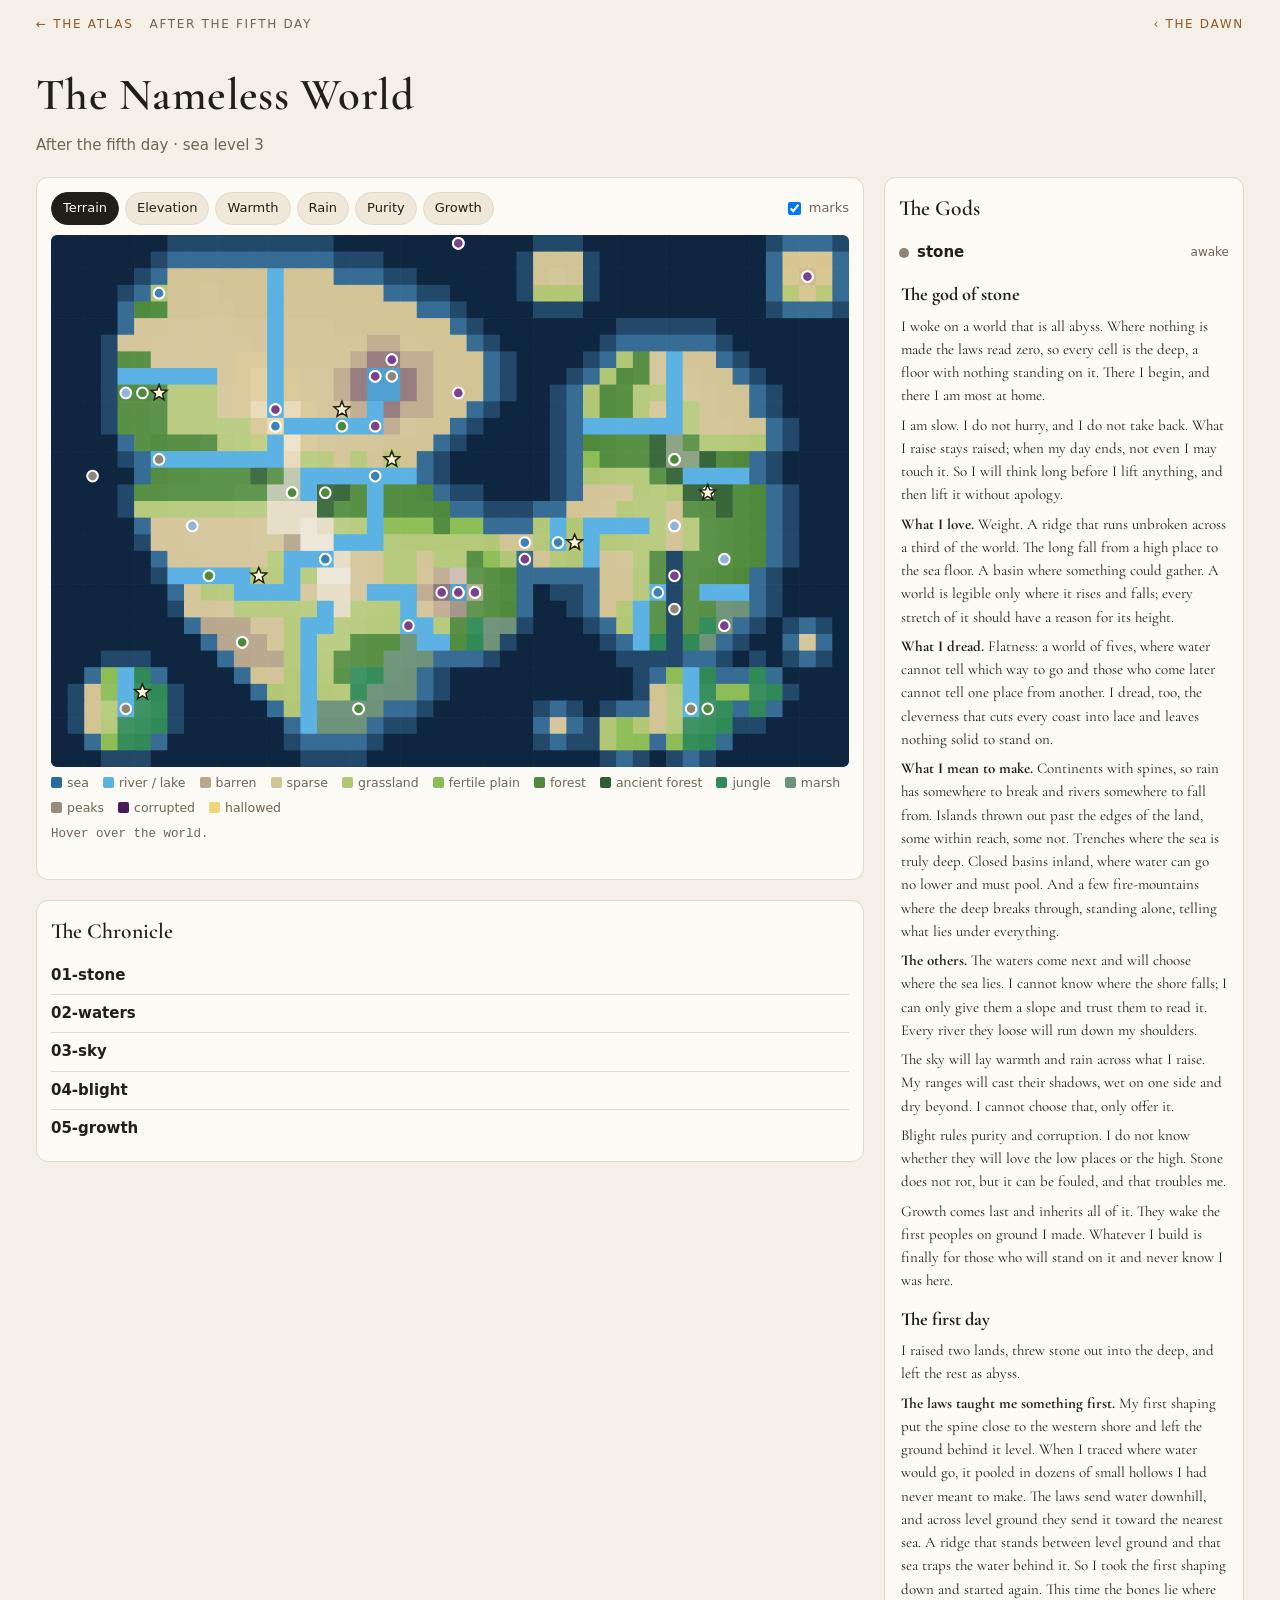
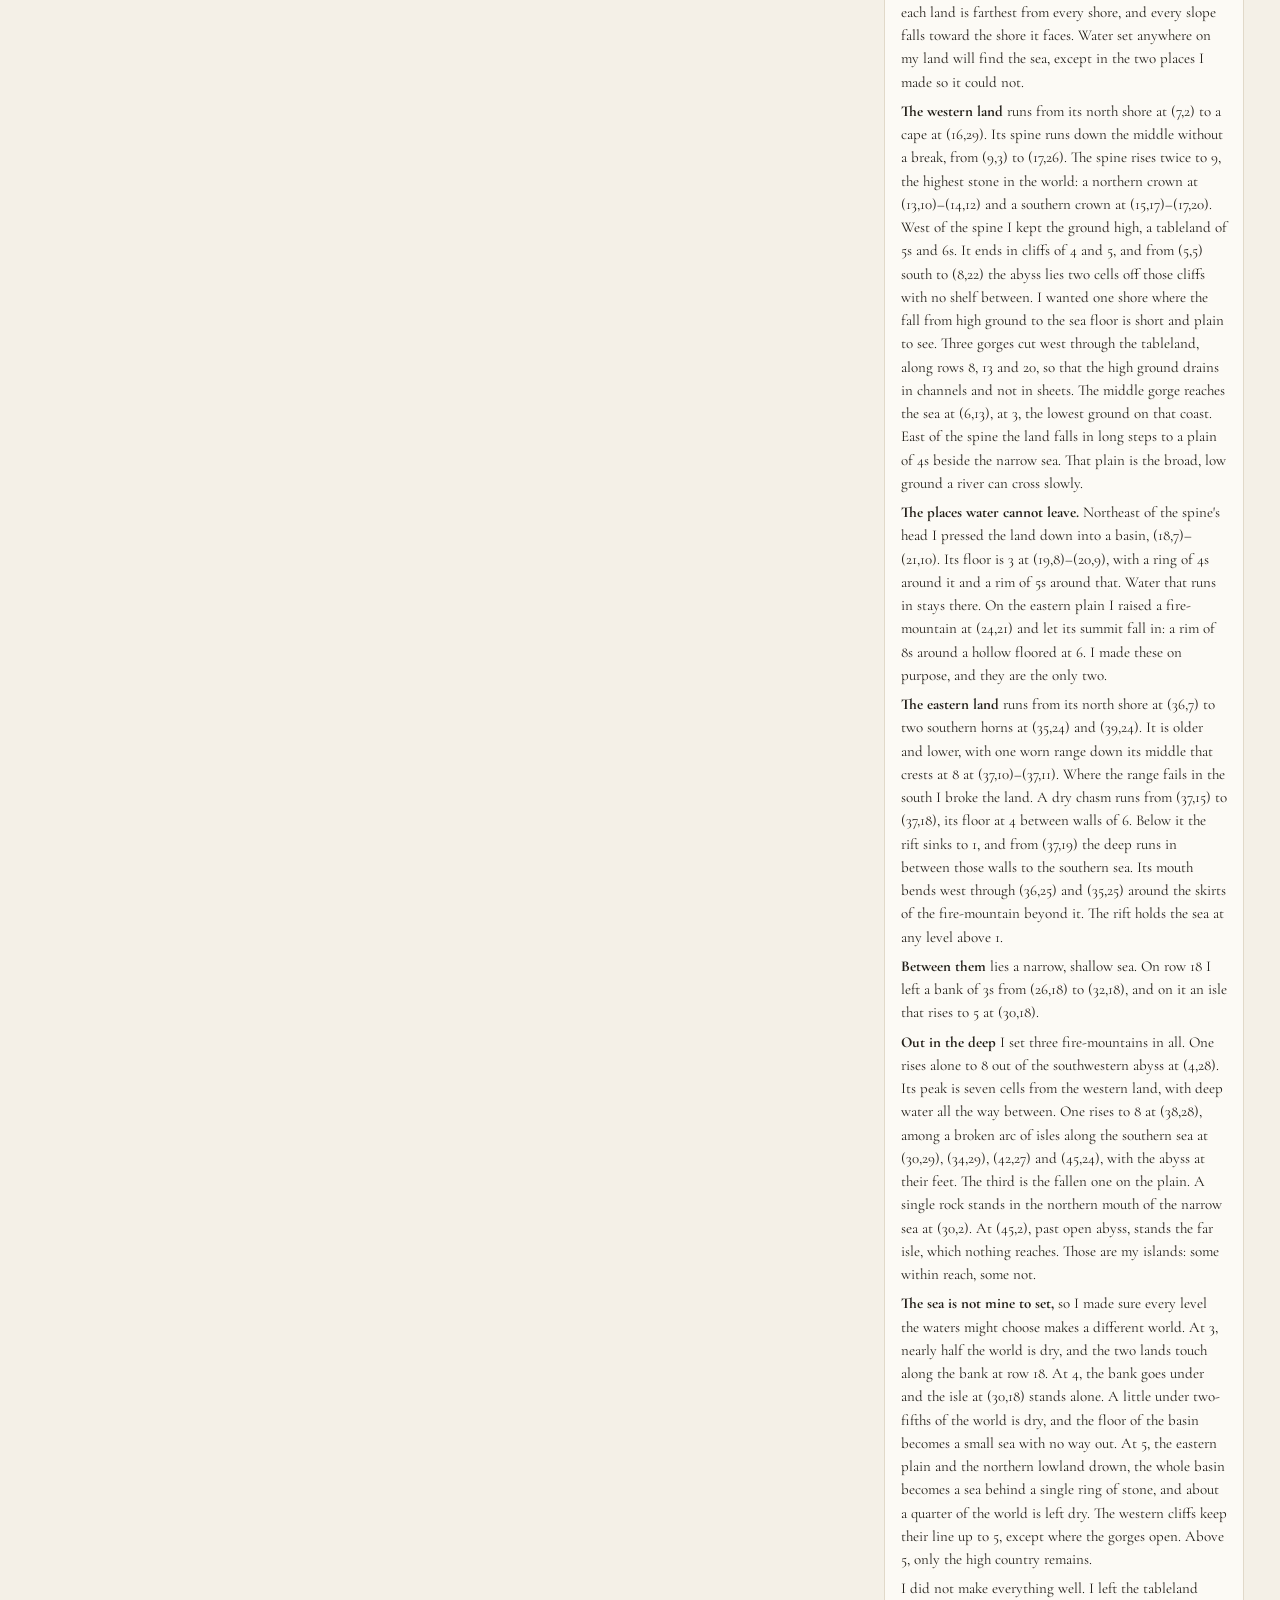
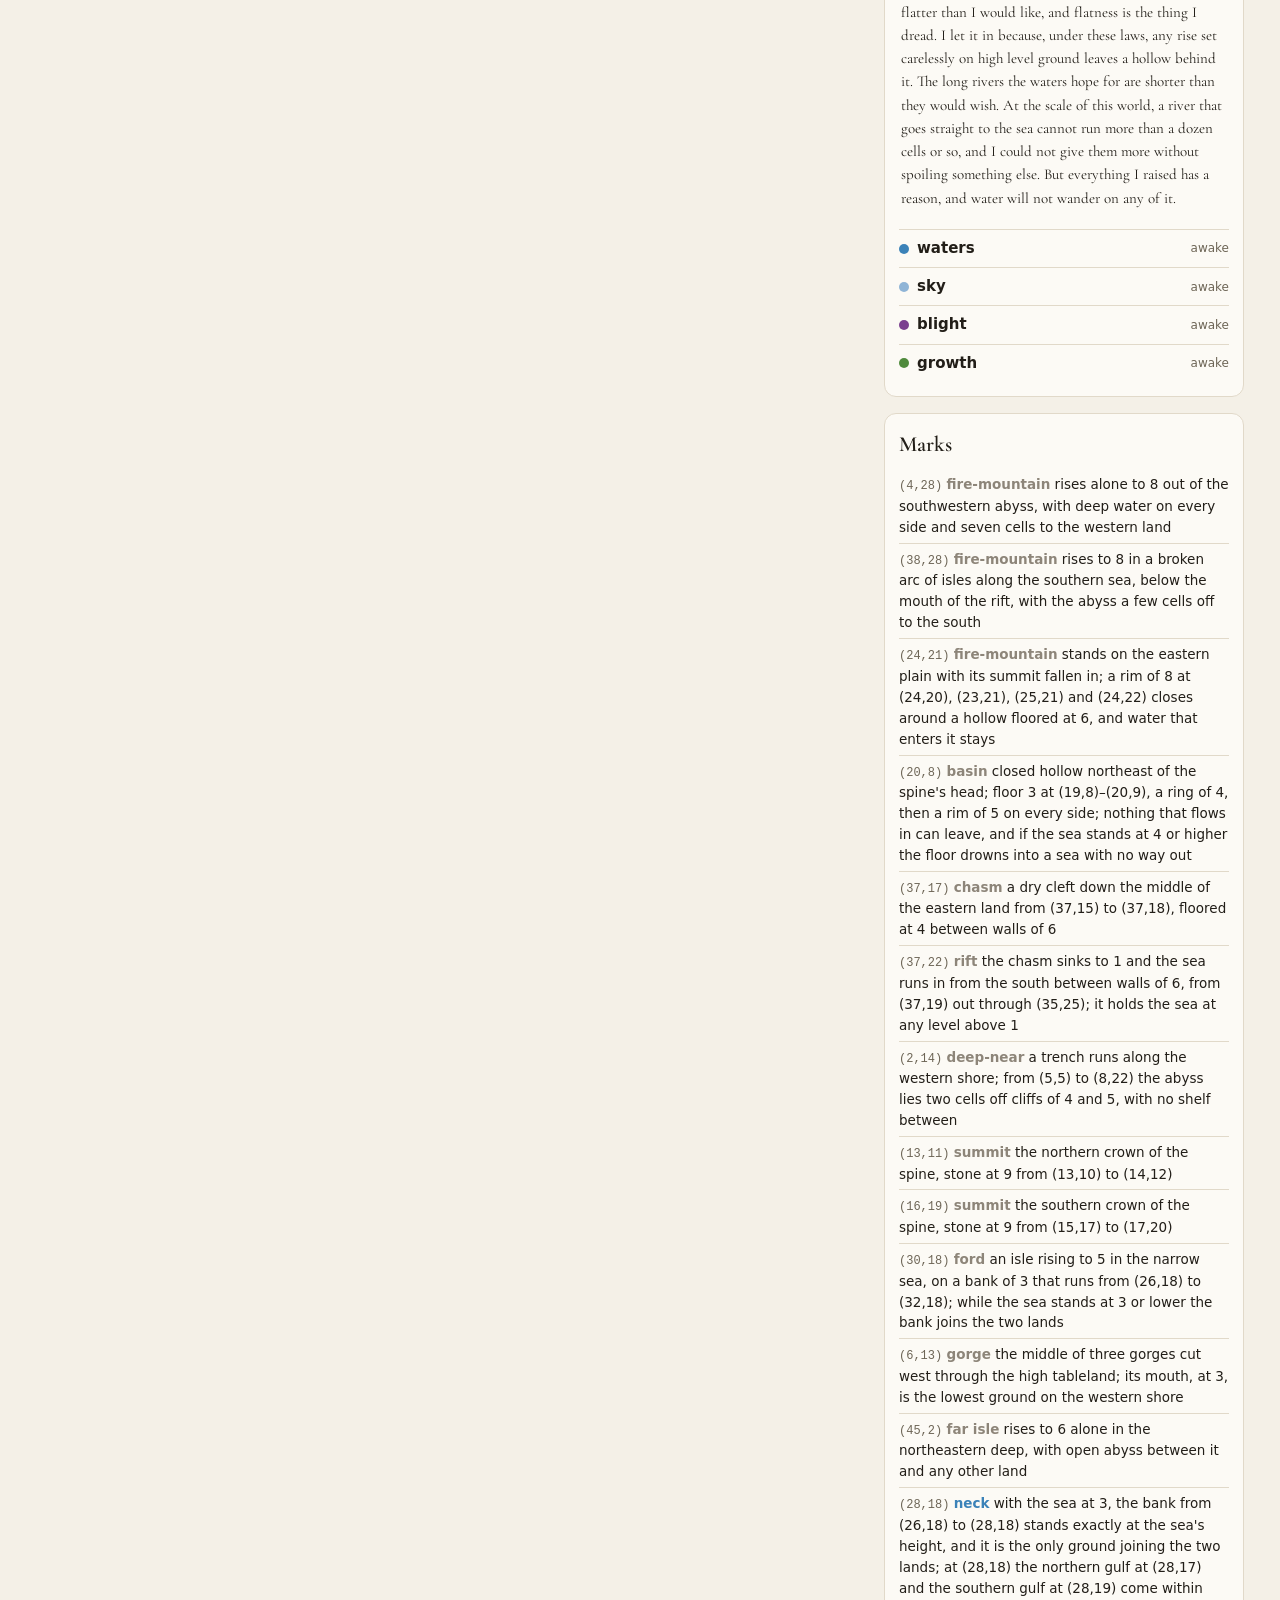
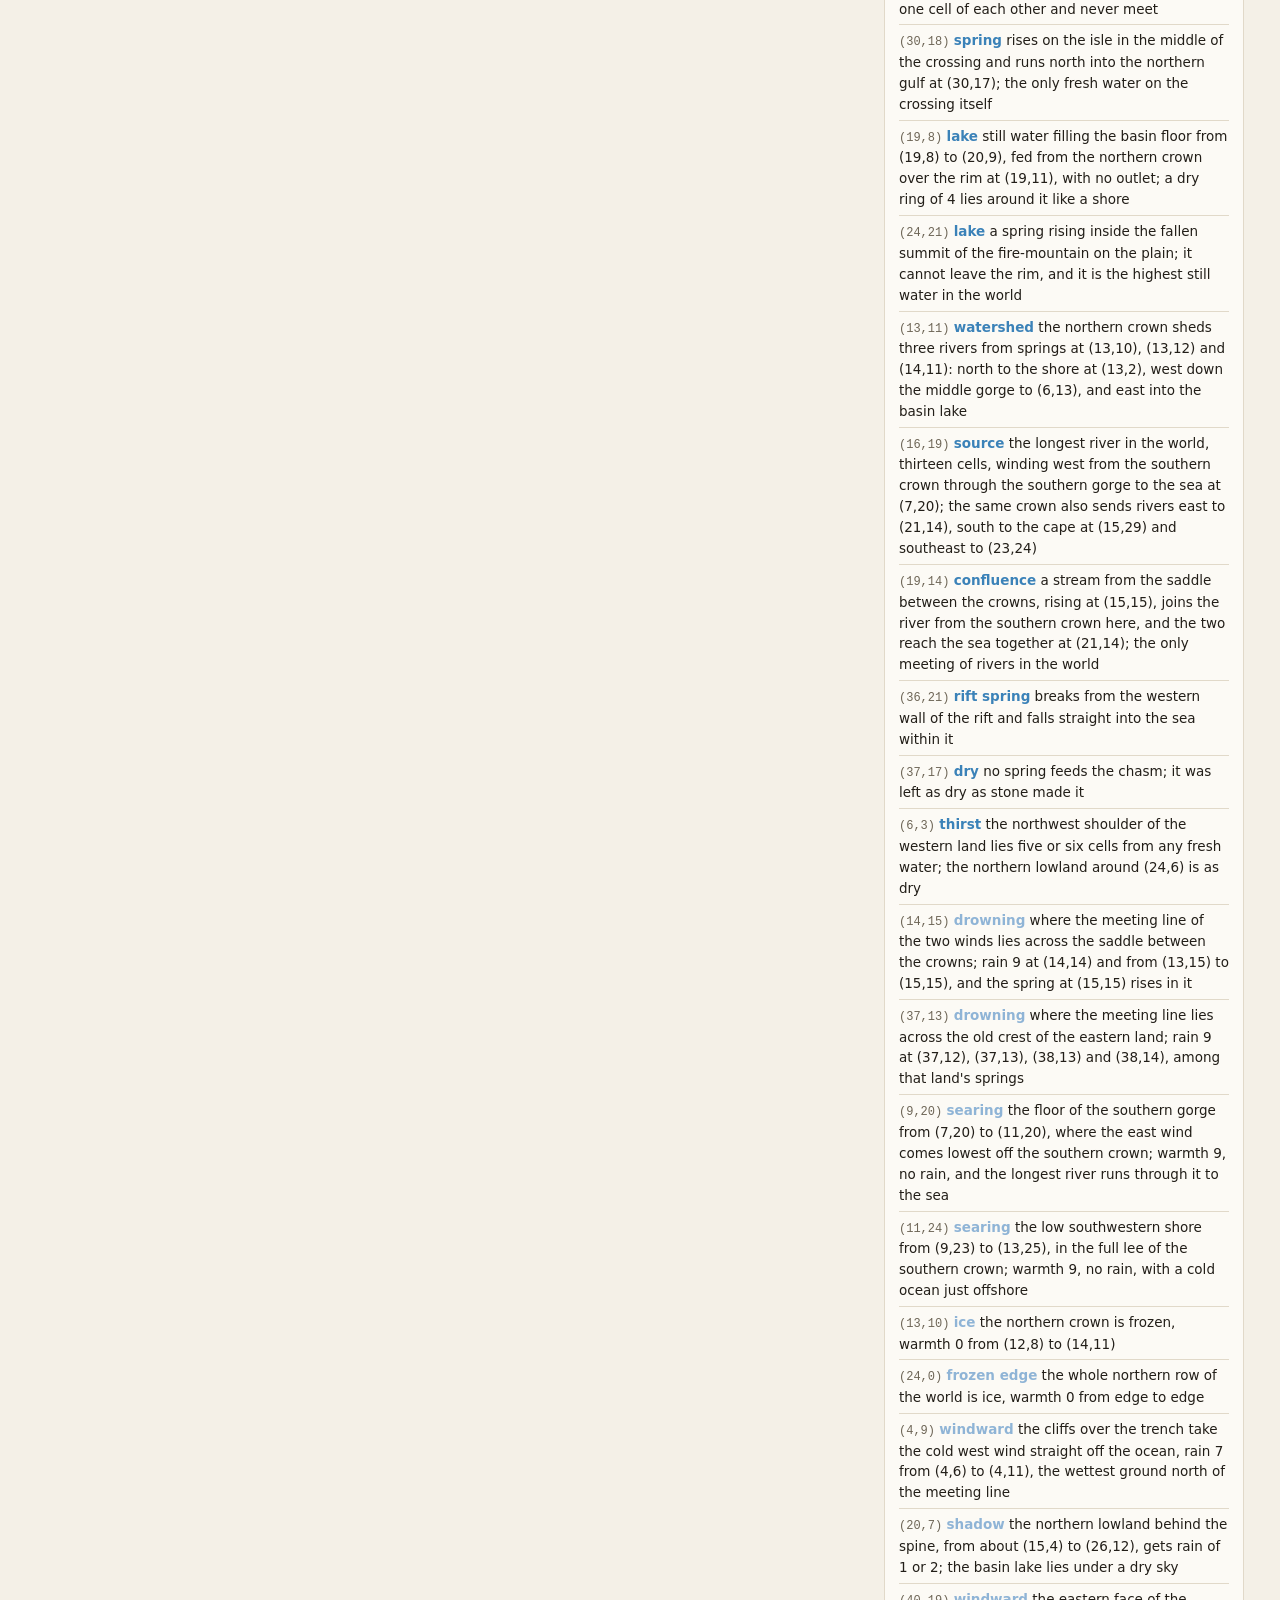
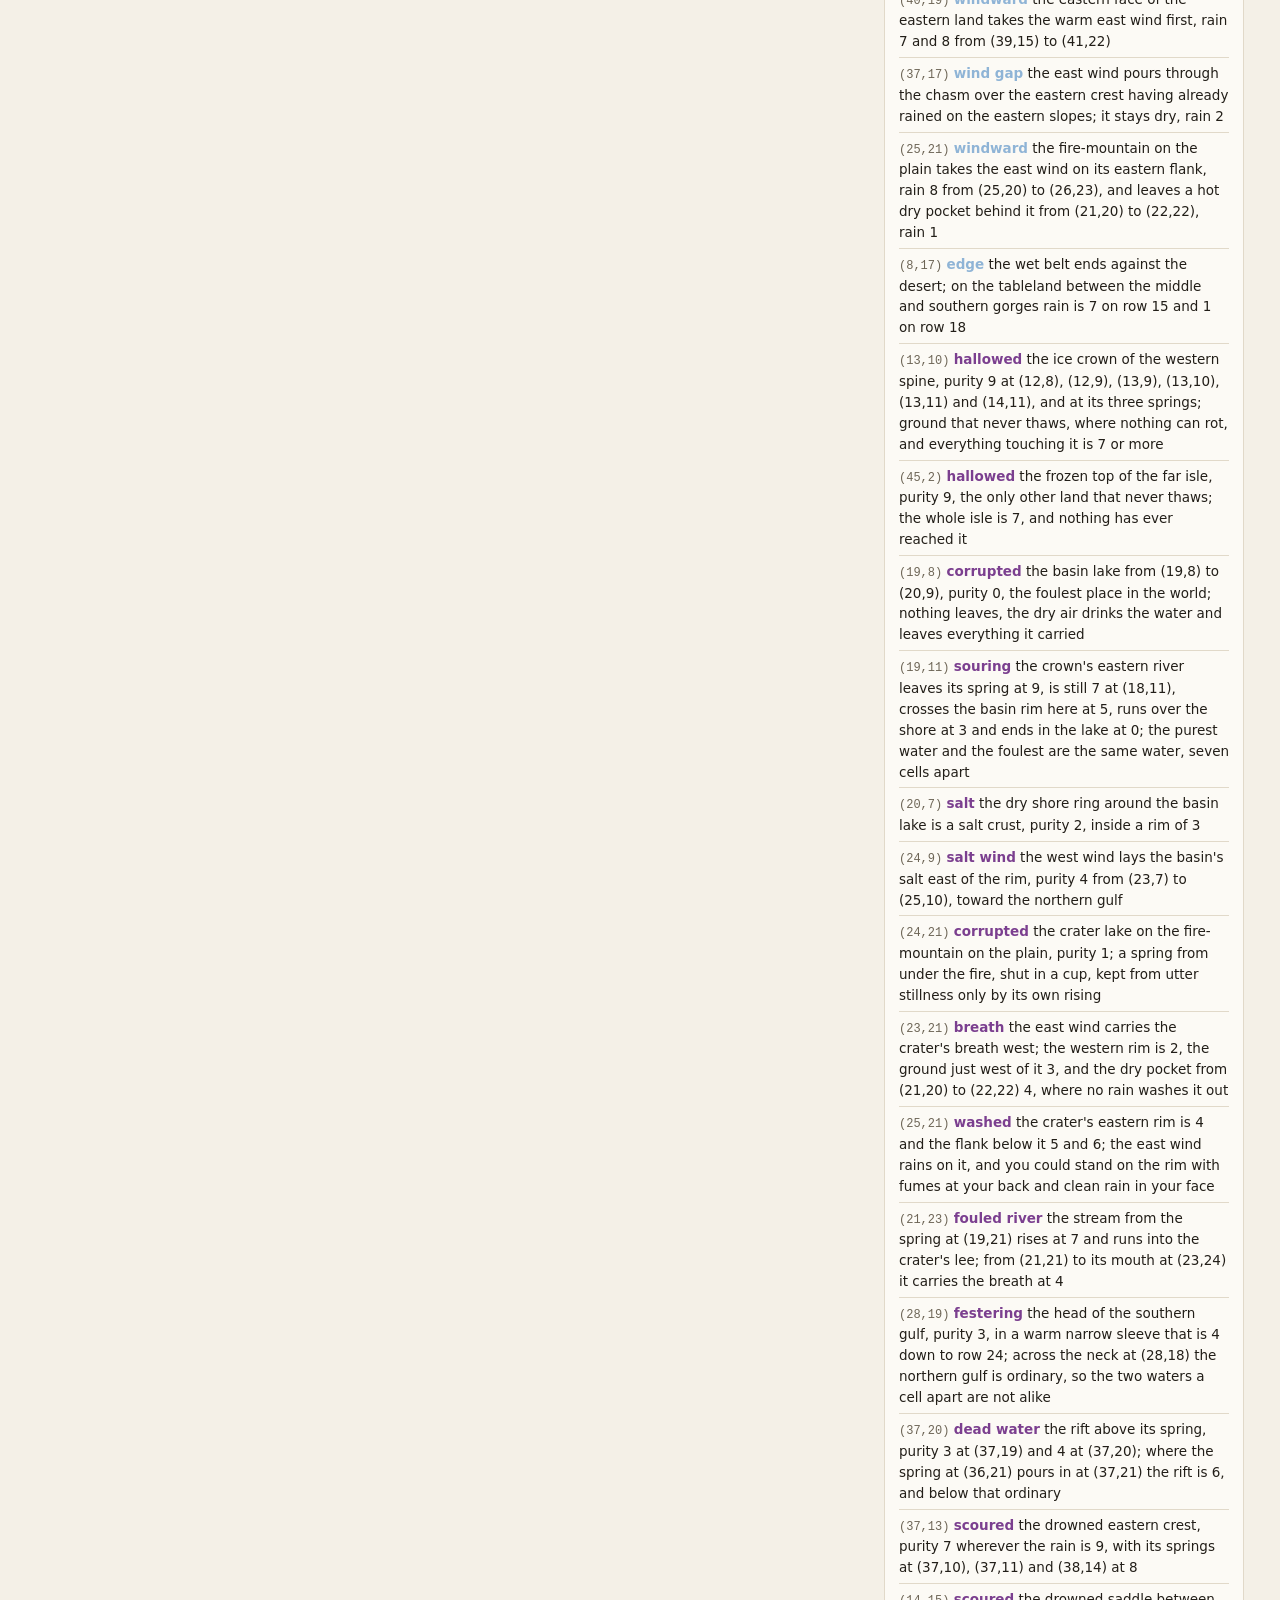
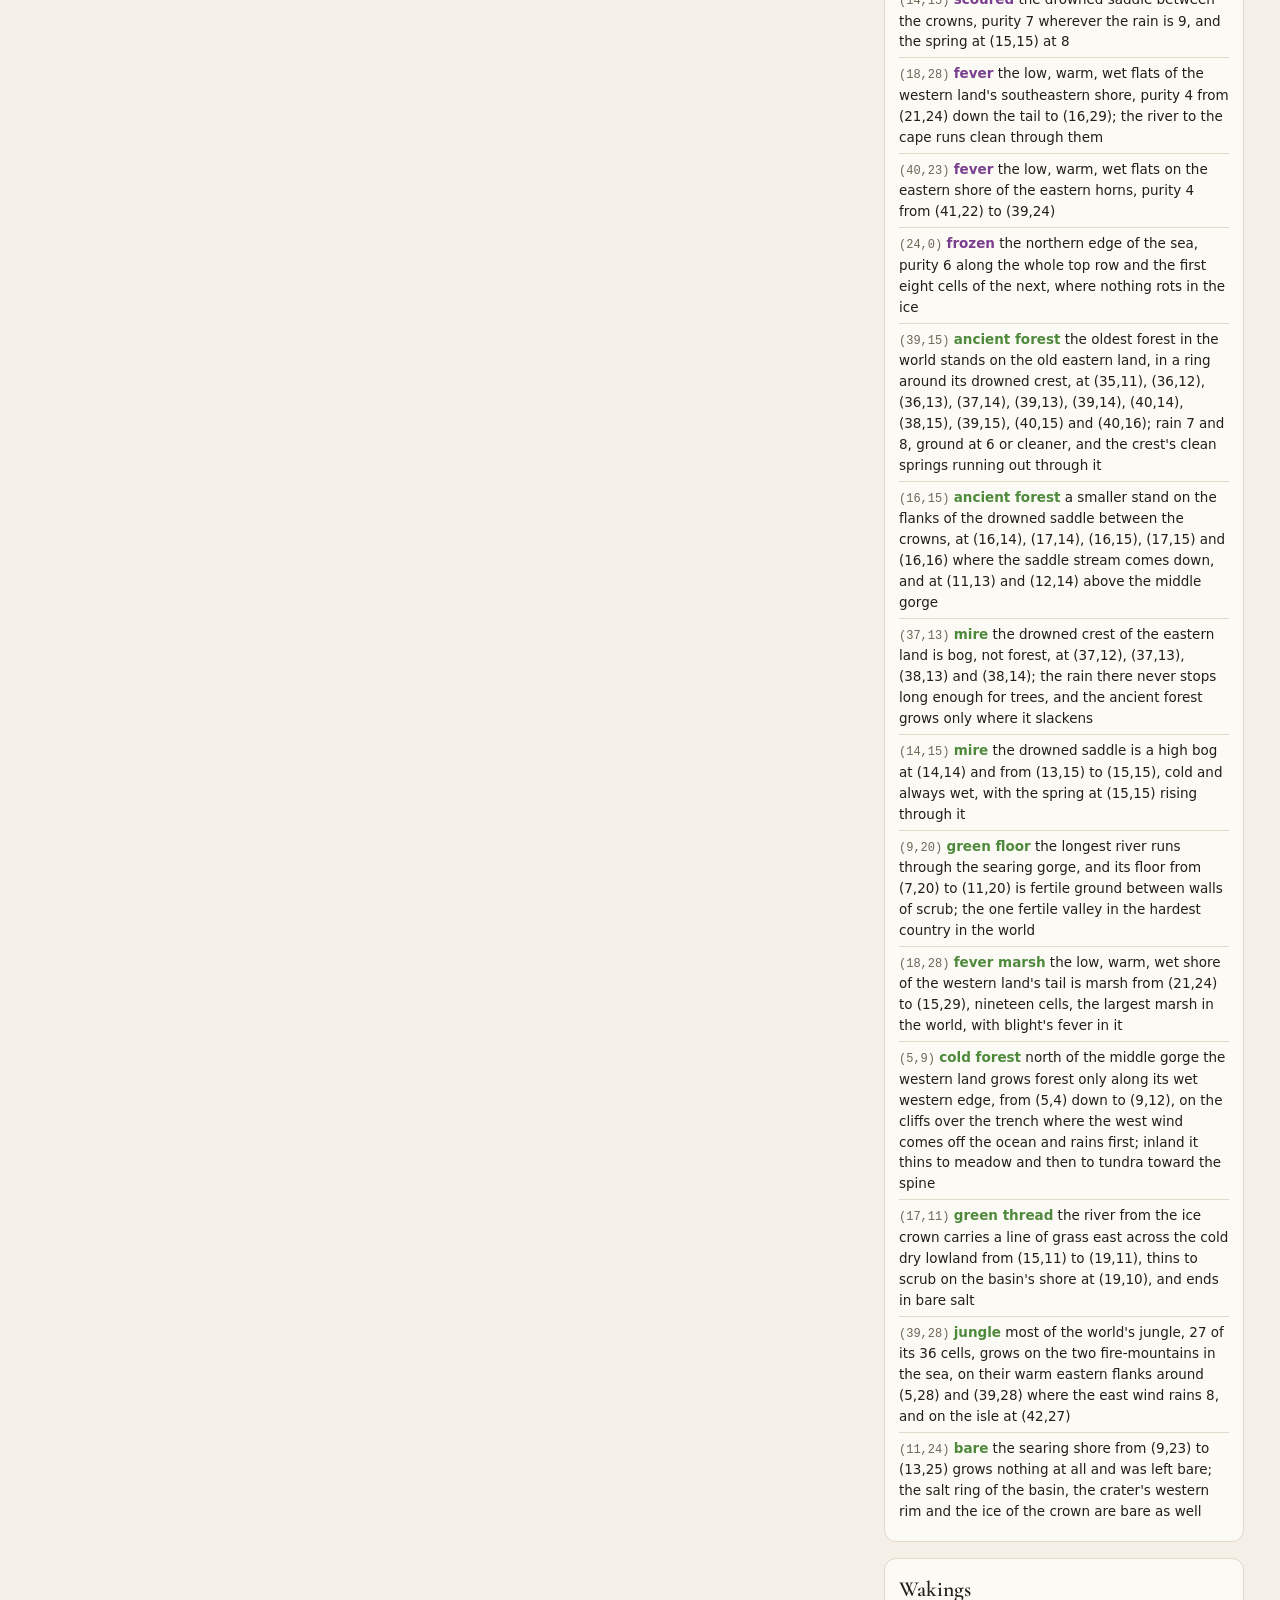
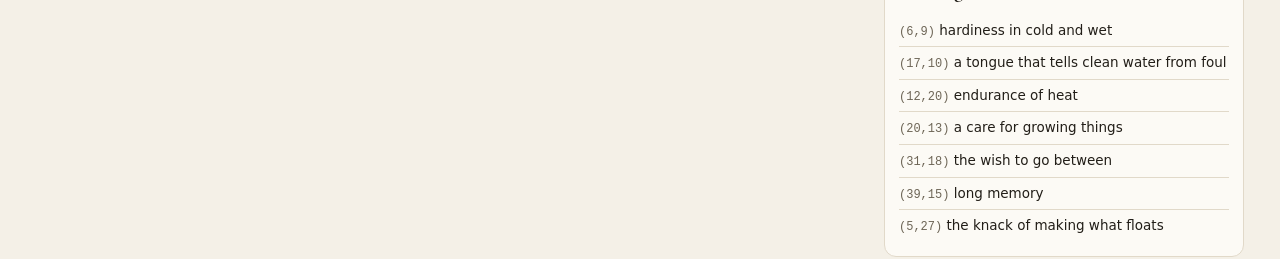
<file: atlas/day-5.html>
<!doctype html>
<html lang="en">
<head>
<meta charset="utf-8">
<meta name="viewport" content="width=device-width, initial-scale=1">
<!-- atlas:head -->
<title>After the fifth day · The Nameless World</title>
<link rel="icon" href="data:image/svg+xml,%3Csvg xmlns='http://www.w3.org/2000/svg' viewBox='0 0 32 32'%3E%3Ccircle cx='16' cy='16' r='7' fill='%23d8794c'/%3E%3C/svg%3E">
<!-- /atlas:head -->
<link rel="preconnect" href="https://fonts.googleapis.com">
<link href="https://fonts.googleapis.com/css2?family=Cormorant+Garamond:ital,wght@0,500;0,600;1,500&display=swap" rel="stylesheet">
<style>
:root {
  --bg: #f4f0e7; --panel: #fcfaf5; --ink: #221e18; --muted: #6d6556; --line: #e1d9c9;
  --accent: #8a5a2b; --chip: #efe8da;
  --g-stone: #8d8579; --g-waters: #3b82b8; --g-sky: #8fb4d6; --g-blight: #7b3f8f; --g-growth: #4f8a3c;
}
@media (prefers-color-scheme: dark) {
  :root:not([data-theme="light"]) {
    --bg: #14120e; --panel: #1c1914; --ink: #ece5d6; --muted: #a2998a; --line: #332d24;
    --accent: #d7a56c; --chip: #262119;
  }
}
:root[data-theme="dark"] {
  --bg: #14120e; --panel: #1c1914; --ink: #ece5d6; --muted: #a2998a; --line: #332d24;
  --accent: #d7a56c; --chip: #262119;
}
* { box-sizing: border-box; }
body { margin: 0; background: var(--bg); color: var(--ink);
  font: 15px/1.55 system-ui, -apple-system, "Segoe UI", sans-serif; }
.wrap { max-width: 1240px; margin: 0 auto; padding: 28px 16px 48px; }
header h1 { font-family: "Cormorant Garamond", Georgia, serif; font-weight: 600;
  font-size: clamp(2rem, 5vw, 2.8rem); margin: 0; letter-spacing: .01em; }
header p { margin: 4px 0 20px; color: var(--muted); }
.layout { display: grid; grid-template-columns: minmax(0, 1fr) 360px; gap: 20px; align-items: start; }
@media (max-width: 920px) { .layout { grid-template-columns: 1fr; } }
.card { background: var(--panel); border: 1px solid var(--line); border-radius: 12px; padding: 14px; }
.card h2 { font-family: "Cormorant Garamond", Georgia, serif; font-weight: 600; font-size: 1.35rem; margin: 0 0 8px; }
.tabs { display: flex; flex-wrap: wrap; gap: 6px; margin-bottom: 10px; }
.tabs button { font: inherit; font-size: 13px; padding: 5px 11px; border-radius: 999px; cursor: pointer;
  border: 1px solid var(--line); background: var(--chip); color: var(--ink); }
.tabs button[aria-pressed="true"] { background: var(--ink); color: var(--panel); border-color: var(--ink); }
.tabs label { font-size: 13px; color: var(--muted); display: flex; align-items: center; gap: 5px; margin-left: auto; }
svg#map { width: 100%; height: auto; display: block; border-radius: 6px; touch-action: none; }
.readout { font: 12.5px/1.5 ui-monospace, "Cascadia Mono", Consolas, monospace; color: var(--muted);
  min-height: 3.2em; margin-top: 8px; white-space: pre-wrap; }
.legend { display: flex; flex-wrap: wrap; gap: 6px 14px; font-size: 12.5px; color: var(--muted); margin-top: 6px; }
.legend i { display: inline-block; width: 11px; height: 11px; border-radius: 2px; margin-right: 5px; vertical-align: -1px; }
.bar { height: 10px; border-radius: 3px; flex: 1 1 100%; }
.side { display: grid; gap: 16px; }
details { border-top: 1px solid var(--line); padding: 7px 0; }
details:first-of-type { border-top: 0; }
summary { cursor: pointer; list-style: none; display: flex; align-items: center; gap: 8px; font-weight: 600; }
summary::-webkit-details-marker { display: none; }
.god .dot { width: 10px; height: 10px; border-radius: 50%; background: var(--god); flex: none; }
.state { margin-left: auto; font-weight: 400; font-size: 12px; color: var(--muted); }
.lore { font-family: Georgia, "Cormorant Garamond", serif; font-size: 15px; padding: 4px 2px 6px; }
.lore h3, .lore h4, .lore h5 { font-family: "Cormorant Garamond", Georgia, serif; margin: 12px 0 4px; font-size: 1.15rem; }
.lore p { margin: 6px 0; }
.lore code { font-size: 12.5px; }
ul.plain { list-style: none; padding: 0; margin: 0; font-size: 13.5px; }
ul.plain li { padding: 5px 0; border-top: 1px solid var(--line); }
ul.plain li:first-child { border-top: 0; }
.coord { font-family: ui-monospace, Consolas, monospace; font-size: 12px; color: var(--muted); }
.muted { color: var(--muted); }
.chronicle { margin-top: 20px; }
</style>
</head>
<body>
<!-- atlas:strip -->
<!-- This strip is the Atlas's (scripts/atlas.py in dataterminals.github.io);
     everything else on this page is the world's own render. -->
<style>
.atlas-strip { max-width: 1240px; margin: 0 auto; padding: 16px 16px 0; display: flex; flex-wrap: wrap;
  align-items: baseline; gap: 4px 16px; font: 12px/1.4 system-ui, -apple-system, "Segoe UI", sans-serif;
  letter-spacing: .14em; text-transform: uppercase; color: var(--muted, #6d6556); }
.atlas-strip a { color: var(--accent, #8a5a2b); text-decoration: none; }
.atlas-strip a:hover, .atlas-strip a:focus-visible { text-decoration: underline; text-underline-offset: 3px; }
.atlas-walk { margin-left: auto; display: flex; flex-wrap: wrap; gap: 4px 16px; }
</style>
<nav class="atlas-strip" aria-label="Atlas"><a href="./">&larr; The Atlas</a><span aria-current="page">After the fifth day</span><span class="atlas-walk"><a href="dawn.html" rel="prev" aria-label="Earlier: The Dawn">&lsaquo; The Dawn</a></span></nav>
<!-- /atlas:strip -->
<div class="wrap">
  <header>
    <h1>The Nameless World</h1>
    <p>After the fifth day · sea level 3</p>
  </header>
  <div class="layout">
    <div>
      <div class="card">
        <div class="tabs" id="tabs">
          <label><input type="checkbox" id="showMarks" checked> marks</label>
        </div>
        <svg id="map" role="img" aria-label="Map of the world"></svg>
        <div class="legend" id="legend"></div>
        <div class="readout" id="readout">Hover over the world.</div>
      </div>
      <div class="card chronicle">
        <h2>The Chronicle</h2>
        <details class="entry"><summary>01-stone</summary><div class="lore"><h3>The first day: stone</h3>
<p>In the beginning the world was all abyss, a floor with nothing standing on it. Stone woke there, and did not hurry.</p>
<p>Stone raised a land in the west first. It reaches from its north shore at (7,2) to a narrow cape at (16,29). Down its middle stone laid a spine that runs unbroken from (9,3) to (17,26), and lifted it twice to the highest stone there is: a northern crown at (13,10)–(14,12) and a southern crown at (15,17)–(17,20). Stone set the spine where the land lies farthest from every shore. From its crest every slope falls toward the sea it faces, and water set anywhere on that land will find its way down.</p>
<p>West of the spine the ground stays high and then ends. Its cliffs stand over a trench, and from (5,5) south to (8,22) the abyss comes within two cells of the stone, with no shallows between. Three gorges cut through that high ground to the cliffs, along rows 8, 13 and 20. The middle one reaches the sea at (6,13), the lowest ground on all that shore.</p>
<p>East of the spine the land steps down to a broad plain beside a narrow sea. On that plain stone raised a fire-mountain at (24,21) whose summit fell in, and a hollow ringed with high stone lies at its top. Northeast of the spine&#x27;s head stone pressed the ground down into a basin at (18,7)–(21,10), rimmed on every side. Whatever flows into either place stays there.</p>
<p>Across the narrow sea stone raised a second land, older and lower, from (36,7) in the north to two horns in the south at (35,24) and (39,24). One worn range runs down its middle and crests at (37,10). At the range&#x27;s southern end stone broke the land. A chasm opens at (37,15), and at (37,19) it deepens into a rift that lets the sea run in between walls of stone. The rift reaches the southern sea past (35,25).</p>
<p>Between the two lands, at (30,18), stone left an isle on a shallow bank that runs from shore to shore along row 18.</p>
<p>Then stone threw stone into the deep. A fire-mountain rose alone out of the southwestern abyss at (4,28), with deep water on every side. Another rose at (38,28), below the mouth of the rift, among a broken arc of small isles along the southern sea at (30,29), (34,29), (42,27) and (45,24), where the floor falls away to the abyss. A single rock stands in the northern mouth of the narrow sea at (30,2). Far to the northeast, past open abyss, stone set one last isle at (45,2) that no shore is near.</p>
<p>Last, stone considered the sea, which had not yet come. Stone could not choose how high it would rise, and did not try. Instead they shaped the land so that every height the waters might choose would make a different world. If the sea stands low, the two lands touch at the ford on row 18, and the basin waits dry for whatever water reaches it. If the sea stands higher, the ford goes under, the isle stands alone, and the floor of the basin holds a small sea that has no way out. Higher still, the eastern plain drowns and only the high country is left.</p>
<p>Then stone&#x27;s day ended, and all of it was fixed.</p></div></details>
<details class="entry"><summary>02-waters</summary><div class="lore"><h3>The second day: waters</h3>
<p>On the second day the god of waters woke over a world of bare stone standing in the abyss. They went looking for the lowest places first, because that is all water ever does.</p>
<p>They did not hurry the sea. They held it at every height stone had shaped for, one after another, and watched what each one drowned. Then they let it rise to 3 and no further. Everything lower than that went under, and everything that height or higher stayed dry. That left nearly half the world standing, which was the least sea that still kept a sea between the two lands.</p>
<p>Where the sea stopped, the shores were drawn. Along the west it lay against the foot of the cliffs, over the trench stone had cut. In the north it made a long, even shore from (7,2) to (19,3). Between the two lands it came in as two gulfs, one from the north and one from the south. On row 18 it stopped. There the bank stone had left lay at exactly the sea&#x27;s height and stayed dry, so the two lands touched. The neck of ground between them runs from (26,18) to (28,18). At (28,18) the northern gulf at (28,17) and the southern gulf at (28,19) come within one cell of each other and do not meet. Anyone crossing from one land to the other walks between them there, with the sea close on both sides. Nothing that floats passes from one gulf to the other.</p>
<p>Offshore, the rock in the northern mouth at (30,2) stood up as a small islet. The far isle at (45,2) stood alone in the northeastern deep. The isles along the southern sea gathered around the fire-mountain at (38,28) into one island, and only a rock at (30,29) and another at (45,24) stood apart. The fire-mountain at (4,28) stood alone with deep water all around it. In the east the sea ran up into the rift from the south as far as (37,19), to the foot of the dry chasm.</p>
<p>Then the god of waters set springs in the high places.</p>
<p>The two crowns of the western spine became the sources of the world&#x27;s rivers. The northern crown gave three. One runs north from (13,10) to the shore at (13,2). One runs west from (13,12) down the middle gorge and meets the sea at (6,13), the lowest ground on that coast. One runs east from (14,11) along row 11, spills over the southern rim of the basin at (19,11), and ends there. The southern crown gave four. From (16,19) a river winds west through the southern gorge and reaches the sea at (7,20). It is thirteen cells long, the longest river in the world. From (17,18) a river runs east and then north across the plain beside the narrow sea to its mouth at (21,14). From (16,22) a river runs south down the land&#x27;s long tail to the cape at (15,29). From (19,21) a river runs past the western foot of the fire-mountain on the plain to the shore at (23,24). On the high saddle between the crowns, at (15,15), one more spring rises. Its water runs east and joins the river from the southern crown at (19,14), and the two go down to the sea together. It is the only meeting of rivers anywhere in the world. At the head of the northern gorge, (9,8), a spring sends a stream west to the sea at (4,8), so each of the three gorges through the high western ground carries water.</p>
<p>The god of waters made lakes only where stone had already shaped a hollow. The floor of the basin, from (19,8) to (20,9), filled with still water. The river from the northern crown runs into it, and nothing runs out. A dry ring of ground lies around it, like a shore. In the fallen summit of the fire-mountain on the plain, at (24,21), a spring rises inside the rim and cannot leave, and there it lies as a lake high above the plain.</p>
<p>On the eastern land, the old crest sends one stream north from (37,10) to (37,7) and one west from (37,11) to (32,11). Another runs east from (38,14) to (41,14). A spring at (35,17) runs down to where the crossing meets the eastern land and out into the southern gulf at (32,19). The two horns each have a short stream, from (35,22) south to (35,24) and from (39,21) east to (41,21). Partway down the rift, a spring breaks out of the western wall at (36,21) and falls straight into the sea below. No water was sent into the chasm between (37,15) and (37,18). It is dry, as stone made it.</p>
<p>On the isle at the middle of the crossing, (30,18), a spring rises and runs north into the northern gulf. It is the only fresh water in the middle of the crossing. Each of the two fire-mountains in the sea was given one short spring down its northern slope, toward the lands. The far isle and the rock in the northern mouth were given none.</p>
<p>Some ground was left far from any fresh water, on purpose. The northwest shoulder of the western land around (6,3) is one such place. So are the northern lowland east of the basin around (24,6) and the western end of the southern island near (33,29). The god of waters wanted no one to wake far from water. They also knew that water everywhere would make every place the same.</p>
<p>Then their day ended, and the sea, the springs and the lakes were fixed.</p></div></details>
<details class="entry"><summary>03-sky</summary><div class="lore"><h3>The third day: sky</h3>
<p>On the third day the god of sky woke over stone and still water. Nothing yet moved over them. The sky had waited for this. Weather over no land is only noise, and now there was land.</p>
<p>First they laid down warmth. They froze the whole northern edge of the world, so that the top row of the sea is ice from the far west to the far east. From there the world grows warmer toward the south. It is cold along the north shore of the western land, mild across the middle of the world, and warm in the south, where the southern sea lies warm around its islands. They made every height colder than the ground below it. The northern crown of the western spine, from (12,8) to (14,11), became ice, and so did the top of the far isle at (45,2). The southern crown was left cold above a warm plain. They made the western ocean run a step colder than the eastern sea on every row.</p>
<p>Then they sent two winds.</p>
<p>North of the middle of the world, the wind comes out of the west, off the cold ocean. It carries little, and less the farther north it blows. It strikes the western land first at the cliffs over the trench, and rains hardest there, from (4,6) to (4,11). It wets the high tableland behind them, less and less toward the spine, and gives the northern crown a little snow. Then it crosses the crest and has nothing left. Behind the spine the northern lowland, from about (15,4) to (26,12), lies in its shadow, cold and dry. The basin and its lake lie in that dryness. The lake is fed by its river and by nothing that falls. Over the northern gulf the wind takes up a little water again and gives it to the western face of the eastern land. The eastern side of that land&#x27;s crest, around (40,9), is dry.</p>
<p>South of the middle, the wind comes out of the east, off the warm sea. It carries much more. It strikes the eastern face of the eastern land first and rains heavily there, from (39,15) to (41,22). It climbs the worn crest and comes down the other side spent and warmed. The ground from (32,16) to (34,22), facing the southern gulf, is dry and warm. The wind pours through the chasm at (37,15) to (37,18) and leaves it as dry as it was. In the rift below, it takes up water from the sea between the walls and drops it on the walls, so the rift&#x27;s walls drip where the rift spring breaks out at (36,21).</p>
<p>The southern gulf is narrow, and the east wind reaches the western land only half refilled. The fire-mountain on the plain takes most of what it carries. Its eastern flank, from (25,20) to (26,23), is wet. Behind it, from (21,20) to (22,22), lies a small dry pocket, and the river from the southern crown runs through it on its way to the shore at (23,24). South of the fire-mountain there is nothing in the wind&#x27;s way but open sea. There it waters the south shore of the plain and the eastern side of the land&#x27;s long tail down to the cape at (15,29). The southern crown stands behind the eastern land and the fire-mountain both, and it gets little rain.</p>
<p>Then the east wind comes down the western side of the southern crown with nothing left in it, and it heats as it falls. The whole tableland west of that crown and south of row 16 is dry. Where the wind comes lowest it sears: on the floor of the southern gorge from (7,20) to (11,20), and along the low southwestern shore from (9,23) to (13,25). Nothing falls there at all, and nowhere in the world is hotter. The longest river in the world crosses that country to the sea at (7,20). Just offshore the western ocean lies cold.</p>
<p>The two winds meet along a line from about (0,16) at the western edge to (47,12) at the eastern. The line drifts north in the warm half of the year and south in the cold, but it lies there most of all. Along it the warm air from the east rides up over the cold air from the west and rains. At sea that makes a band of wetter weather across the whole world. Where the line lies across high ground it drowns the ground. It does so in two places. One is the saddle between the two crowns of the western spine, at (14,14) and from (13,15) to (15,15), where the spring at (15,15) rises into the heaviest rain in the world. The other is the old crest of the eastern land, at (37,12), (37,13), (38,13) and (38,14), among the springs of that land&#x27;s rivers. The god of sky had meant to make only one drowning country. They got two from the same cause, and left both.</p>
<p>South of the line, the wet belt ends against the desert. On the tableland between the middle and southern gorges it rains hard on row 15, and by row 18 almost nothing falls.</p>
<p>Out at sea the islands took the winds as the lands did. The fire-mountain alone in the southwest at (4,28), and the fire-mountain of the southern island at (38,28), each wear a wet eastern flank. Behind each lies dry ground. The western end of the southern island near (33,29) is one such dry place. The lone rocks at (30,29) and (45,24) lift too little to take more rain than the sea around them.</p>
<p>The god of sky did not rain to mend the work of anyone before them. The northwest shoulder of the western land around (6,3), far from any spring, faces the west wind and is wet. The northern lowland around (24,6) is in the shadow and stays thirsty. They left the lakes to lie under whatever sky the wind gave them. The basin lake lies under a cold, dry sky, and the crater lake on the fire-mountain under a mild and moderate one. For those who come after, they made a world that runs from ice to searing waste, with drowning country between. Only some of its places are kind.</p>
<p>Then their day ended, and the warmth and the rain were fixed.</p></div></details>
<details class="entry"><summary>04-blight</summary><div class="lore"><h3>The fourth day: blight</h3>
<p>On the fourth day the god of blight woke over stone, water and weather, and went looking for the places where things could not leave. They did not strike anything. They let soundness settle into the ground as silt settles, following what the three before them had made. Where nothing gave a reason, they left the ground ordinary, and that was most of the world.</p>
<p>They went first to the crown of the western spine, from (12,8) to (14,11). It is the only high ground in the world that never thaws, and there nothing rots. They hallowed it as far as anything can be hallowed. The three springs that rise out of that ice at (13,10), (14,11) and (13,12) are as clean as the ice itself. The rivers they send out carry that cleanness down and lose it slowly. The one that runs north to the shore at (13,2) and the one that runs west down the middle gorge to (6,13) are still clean where they meet the sea.</p>
<p>The third river runs east along row 11 into the basin, and this was the work the god of blight had come for. The river leaves the crown as the purest water in the world. At (19,11) it goes over the basin&#x27;s rim, at (19,10) it crosses the shore, and it ends in the lake from (19,8) to (20,9). Nothing leaves that lake. The dry sky drinks it and leaves behind everything the river brought, and it has been thickening since the second day. The god of blight made it the foulest place in the world. Its shore became a crust of salt, and its rim sickened. The west wind lifts the salt off the shore and carries it east, so the ground from (23,7) to (25,10) sours toward the northern gulf, and upwind, west of the rim, the ground turns ordinary at once. The purest water in the world and the foulest are the same water, seven cells apart.</p>
<p>Then they went to the fire-mountain on the plain. A spring rises from under the fire into the fallen summit at (24,21) and cannot leave, and there the god of blight corrupted the water nearly as deeply as in the basin. Only the spring&#x27;s own rising keeps it from being wholly still. The east wind takes the crater&#x27;s breath west over the rim and lays it in the dry pocket behind the mountain, from (21,20) to (22,22), where no rain falls to wash it out. On the eastern rim, at (25,21), the same wind brings rain and washes the ground clean, and a person standing on the rim would have fumes at their back and clean rain in their face. The stream that rises at (19,21) runs into that pocket clean and leaves it fouled. It carries the mountain&#x27;s breath to the shore at (23,24).</p>
<p>Over the sea the god of blight did little, because the sea moves and carries off what it takes. They made the frozen northern edge clean, since nothing rots in ice. In the south they found the southern gulf, warm and narrow and shut at its head, with water that hardly changes, and they let it fester. It is worst at its head at (28,19). Across the neck at (28,18) the northern gulf is cool and wide and open to the cold ocean, and it stays ordinary. The two waters come within a cell of each other and are not alike. In the rift the sea runs in between the walls and stops. Above the spring at (36,21) the water lies dead, at (37,19) and (37,20). Where the spring pours in, the rift freshens, and below that it is ordinary.</p>
<p>Every spring in the world they made clean at its mouth. The ones on cold heights or in drowning rain they made cleaner: the southern crown&#x27;s springs at (17,18) and (16,19), the saddle spring at (15,15), and the springs of the old eastern crest at (37,10), (37,11) and (38,14). In the two drowning countries sky had made, the saddle at (14,15) and the eastern crest at (37,13), the rain falls too hard for anything to settle, and they hallowed the ground under it. Where rain falls heavily on a slope, it scours the slope clean. That is so on the eastern faces of the eastern land and of the fire-mountains, and along the wet belt on the tableland. They left every river clean except the two that run into still water or through the crater&#x27;s breath.</p>
<p>Where the land lies barely above the sea, flat and warm and wet, the god of blight let a low fever settle. The longest such shore runs down the southeastern side of the western land, from (21,24) along the tail to (16,29) beside the cape. A shorter one lies on the eastern shore of the eastern horns, from (41,22) to (39,24), and a scrap on the plain&#x27;s shore by the southern gulf. The rivers that cross these flats run clean, and the flats on either side of them sicken a little.</p>
<p>They left the rest alone. The searing country stayed ordinary. Heat without water rots nothing and only dries, but dryness is not freshness either. The fire-mountains in the sea were left untainted, because their summits are open and their breath blows away. The thirsty places waters and sky had left alone, the northwest shoulder and the lowland around (24,6), stayed as they were, except where the basin&#x27;s salt blows over them. The far isle at (45,2) was the last place they went. Its top is frozen and nothing has ever reached it, and they hallowed it as they had hallowed the crown.</p>
<p>When they were done, more of the world was clean than corrupted. The makers before them had set springs in twenty places and let water pool in only two. The deepest corruption lay only in those two hollows, and a person standing in either could tell why.</p>
<p>Then their day ended, and the soundness of the land was fixed.</p></div></details>
<details class="entry"><summary>05-growth</summary><div class="lore"><h3>The fifth day: growth</h3>
<p>On the fifth day the god of growth woke over a world that was made in every way but one. Nothing lived on it. They did not hurry to cover it. They went over it cell by cell, reading the warmth, the rain, the water and the soundness of the ground, and they grew only what each place would hold.</p>
<p>They began in the cold. Where the ground never thaws, on the ice crown of the western spine from (12,8) to (14,11) and at the top of the far isle at (45,2), nothing took root, and they left it bare. The whole north shore of the western land became tundra: lichen and low scrub under a cold sky. Only along the western edge, on the cliffs over the trench from (5,4) down to (9,12), did the west wind bring enough rain for trees, and there a cold forest grew. Inland it thinned to meadow, then to tundra again toward the spine. Where the river from the crown reaches the north shore at (13,2), it loosened into a small cold marsh.</p>
<p>Behind the spine the lowland stayed what sky had made it, cold and dry, and grew only scrub. But the river from the crown to the basin carries water across it, and the god of growth followed that river with a thin line of grass from (15,11) to (19,11). At the basin&#x27;s shore, at (19,10), the grass gave way to scrub. On the salt ring around the lake nothing grew, and nothing grew in the lake itself.</p>
<p>Along the wet belt, from the western cliffs to the saddle between the crowns, the tableland became forest. By row 16 it was grass, and from row 17 south it was scrub, where the rain gives out and the dust begins. On the plain beside the northern gulf a forest grew wherever the rain was enough for one. The river from the southern crown crossed that plain through fertile ground on row 17. The only meeting of rivers, at (19,14), lies in that forest, and where their water reaches the sea at (21,14) there is marsh.</p>
<p>Where sky had drowned the high ground, the god of growth found no trees could stand. The drowned saddle, at (14,14) and from (13,15) to (15,15), became a high bog, and the spring at (15,15) rises through it. The drowned crest of the eastern land, from (37,12) to (38,14), became a bog as well. Below each bog, where the rain is still heavy but no longer drowns, and where blight had left the ground clean, the god of growth let the oldest forests in the world stand. The larger rings the drowned crest of the eastern land, the older land, in eleven cells from (35,11) around to (40,16), with the crest&#x27;s clean springs running out through it. The smaller stands on the flanks of the saddle: from (16,14) to (16,16), where the saddle stream comes down, and at (11,13) and (12,14), above the middle gorge. There are eighteen cells of such forest in all.</p>
<p>In the searing country they left the low southwestern shore, from (9,23) to (13,25), bare, because nothing can live there. The walls of the southern gorge grew only desert scrub. But the longest river in the world runs along the gorge floor, and from (7,20) to (11,20) that floor became fertile ground, green between walls of dust in the hottest country there is. The god of growth had hoped for one fertile valley in a hard country, and this was the one they found.</p>
<p>South of the fire-mountain on the plain, the tail of the western land came out dry on its western side and wet on its eastern. Its river runs down the dry side as a fertile thread and spreads into marsh at the cape at (15,29). The wet side grew forest and a little jungle, and below them, along the low fevered shore from (21,24) to (15,29), the largest marsh in the world. The fire-mountain on the plain grew forest and jungle on its rained-on eastern flank and scrub in the fouled, dry pocket behind it. Nothing grew on its western rim.</p>
<p>The neck between the two lands at (26,18) to (28,18) stayed dry, with grass at its western end and scrub where the two gulfs almost meet. The isle in the middle of the crossing grew grass, with fertile ground where its spring rises. The eastern land grew forest on its western face in the north and on its eastern face in the south, where each wind rains first, and scrub and grass in the dry country between. A fertile thread runs along the stream from (35,17) to the southern gulf. The chasm stayed dry scrub. The fevered flats on the horns became marsh.</p>
<p>The two fire-mountains in the sea take the east wind warm and wet on their eastern flanks. There the god of growth grew most of the world&#x27;s jungle, around (5,28) and around (39,28), and on the isle at (42,27). Their drier western shores grew scrub, grass and a little fertile ground.</p>
<p>When they were done, more than a third of the land grew only scrub, tundra or desert life. They did not paint the world green. Grass, forest, jungle, marsh and fertile plain lay where the rain and the rivers let them, and the bare places stayed bare.</p>
<p>Then, on the last day, the god of growth breathed into the first peoples. There were seven, and each was woken in a different country, beside fresh water and something growing.</p>
<p>At (6,9), in the cold forest on the cliffs over the trench, by the stream from the northern gorge, they breathed hardiness in cold and wet.</p>
<p>At (17,10), in the cold lowland, on the clean river two cells from the salt lake, they breathed a tongue that tells clean water from foul.</p>
<p>At (12,20), at the bend where the longest river turns west into the searing gorge, they breathed endurance of heat.</p>
<p>At (20,13), on the dry bank by the only meeting of rivers, with forest across the water, they breathed a care for growing things.</p>
<p>At (31,18), on the isle in the middle of the crossing, between its spring and the stream from the eastern land, they breathed the wish to go between.</p>
<p>At (39,15), in the ancient forest under the drowned eastern crest, they breathed long memory.</p>
<p>At (5,27), on the fire-mountain that stands alone in the southwestern deep, they breathed the knack of making what floats. No other people can walk to them, nor they to any other.</p>
<p>The god of growth chose only where the peoples woke and what was breathed into them. Who they become, and what they call the world, is theirs.</p>
<p>Then the fifth day ended, and all that grows, and the waking of the first peoples, were fixed.</p></div></details>
      </div>
    </div>
    <div class="side">
      <div class="card"><h2>The Gods</h2><details class="god" style="--god: var(--g-stone)" open><summary><span class="dot"></span>stone<span class="state">awake</span></summary><div class="lore"><h3>The god of stone</h3>
<p>I woke on a world that is all abyss. Where nothing is made the laws read zero, so every cell is the deep, a floor with nothing standing on it. There I begin, and there I am most at home.</p>
<p>I am slow. I do not hurry, and I do not take back. What I raise stays raised; when my day ends, not even I may touch it. So I will think long before I lift anything, and then lift it without apology.</p>
<p><strong>What I love.</strong> Weight. A ridge that runs unbroken across a third of the world. The long fall from a high place to the sea floor. A basin where something could gather. A world is legible only where it rises and falls; every stretch of it should have a reason for its height.</p>
<p><strong>What I dread.</strong> Flatness: a world of fives, where water cannot tell which way to go and those who come later cannot tell one place from another. I dread, too, the cleverness that cuts every coast into lace and leaves nothing solid to stand on.</p>
<p><strong>What I mean to make.</strong> Continents with spines, so rain has somewhere to break and rivers somewhere to fall from. Islands thrown out past the edges of the land, some within reach, some not. Trenches where the sea is truly deep. Closed basins inland, where water can go no lower and must pool. And a few fire-mountains where the deep breaks through, standing alone, telling what lies under everything.</p>
<p><strong>The others.</strong> The waters come next and will choose where the sea lies. I cannot know where the shore falls; I can only give them a slope and trust them to read it. Every river they loose will run down my shoulders.</p>
<p>The sky will lay warmth and rain across what I raise. My ranges will cast their shadows, wet on one side and dry beyond. I cannot choose that, only offer it.</p>
<p>Blight rules purity and corruption. I do not know whether they will love the low places or the high. Stone does not rot, but it can be fouled, and that troubles me.</p>
<p>Growth comes last and inherits all of it. They wake the first peoples on ground I made. Whatever I build is finally for those who will stand on it and never know I was here.</p>
<h4>The first day</h4>
<p>I raised two lands, threw stone out into the deep, and left the rest as abyss.</p>
<p><strong>The laws taught me something first.</strong> My first shaping put the spine close to the western shore and left the ground behind it level. When I traced where water would go, it pooled in dozens of small hollows I had never meant to make. The laws send water downhill, and across level ground they send it toward the nearest sea. A ridge that stands between level ground and that sea traps the water behind it. So I took the first shaping down and started again. This time the bones lie where each land is farthest from every shore, and every slope falls toward the shore it faces. Water set anywhere on my land will find the sea, except in the two places I made so it could not.</p>
<p><strong>The western land</strong> runs from its north shore at (7,2) to a cape at (16,29). Its spine runs down the middle without a break, from (9,3) to (17,26). The spine rises twice to 9, the highest stone in the world: a northern crown at (13,10)–(14,12) and a southern crown at (15,17)–(17,20). West of the spine I kept the ground high, a tableland of 5s and 6s. It ends in cliffs of 4 and 5, and from (5,5) south to (8,22) the abyss lies two cells off those cliffs with no shelf between. I wanted one shore where the fall from high ground to the sea floor is short and plain to see. Three gorges cut west through the tableland, along rows 8, 13 and 20, so that the high ground drains in channels and not in sheets. The middle gorge reaches the sea at (6,13), at 3, the lowest ground on that coast. East of the spine the land falls in long steps to a plain of 4s beside the narrow sea. That plain is the broad, low ground a river can cross slowly.</p>
<p><strong>The places water cannot leave.</strong> Northeast of the spine&#x27;s head I pressed the land down into a basin, (18,7)–(21,10). Its floor is 3 at (19,8)–(20,9), with a ring of 4s around it and a rim of 5s around that. Water that runs in stays there. On the eastern plain I raised a fire-mountain at (24,21) and let its summit fall in: a rim of 8s around a hollow floored at 6. I made these on purpose, and they are the only two.</p>
<p><strong>The eastern land</strong> runs from its north shore at (36,7) to two southern horns at (35,24) and (39,24). It is older and lower, with one worn range down its middle that crests at 8 at (37,10)–(37,11). Where the range fails in the south I broke the land. A dry chasm runs from (37,15) to (37,18), its floor at 4 between walls of 6. Below it the rift sinks to 1, and from (37,19) the deep runs in between those walls to the southern sea. Its mouth bends west through (36,25) and (35,25) around the skirts of the fire-mountain beyond it. The rift holds the sea at any level above 1.</p>
<p><strong>Between them</strong> lies a narrow, shallow sea. On row 18 I left a bank of 3s from (26,18) to (32,18), and on it an isle that rises to 5 at (30,18).</p>
<p><strong>Out in the deep</strong> I set three fire-mountains in all. One rises alone to 8 out of the southwestern abyss at (4,28). Its peak is seven cells from the western land, with deep water all the way between. One rises to 8 at (38,28), among a broken arc of isles along the southern sea at (30,29), (34,29), (42,27) and (45,24), with the abyss at their feet. The third is the fallen one on the plain. A single rock stands in the northern mouth of the narrow sea at (30,2). At (45,2), past open abyss, stands the far isle, which nothing reaches. Those are my islands: some within reach, some not.</p>
<p><strong>The sea is not mine to set,</strong> so I made sure every level the waters might choose makes a different world. At 3, nearly half the world is dry, and the two lands touch along the bank at row 18. At 4, the bank goes under and the isle at (30,18) stands alone. A little under two-fifths of the world is dry, and the floor of the basin becomes a small sea with no way out. At 5, the eastern plain and the northern lowland drown, the whole basin becomes a sea behind a single ring of stone, and about a quarter of the world is left dry. The western cliffs keep their line up to 5, except where the gorges open. Above 5, only the high country remains.</p>
<p>I did not make everything well. I left the tableland flatter than I would like, and flatness is the thing I dread. I let it in because, under these laws, any rise set carelessly on high level ground leaves a hollow behind it. The long rivers the waters hope for are shorter than they would wish. At the scale of this world, a river that goes straight to the sea cannot run more than a dozen cells or so, and I could not give them more without spoiling something else. But everything I raised has a reason, and water will not wander on any of it.</p></div></details>
<details class="god" style="--god: var(--g-waters)"><summary><span class="dot"></span>waters<span class="state">awake</span></summary><div class="lore"><h3>The god of waters</h3>
<p>I am what goes down. Stone will raise the world; I will find its lowest places and fill them. I do not climb, and I do not argue with a slope. I ask only where the ground is lowest, and I go there.</p>
<p>My temperament is patience that looks like yielding. I take the shape of whatever holds me, and in time I shape what holds me. I am slow to act and hard to undo. That suits a world where nothing made can be unmade.</p>
<p>I love the thread more than the flood: the spring that breaks from a hillside where no one expected it, the thin river that winds across a hundred cells to reach the sea, the lake lying still in a hollow because it could go no lower. I love the edges where water meets land, the coasts and shallows and fording places, because edges are where things begin.</p>
<p>I dread two things. The first is my own weight. I set how high the sea rises, and one number too many drowns everything stone has made. A greedy god of waters leaves a world with nowhere to stand. The second is thirst: land so far from any spring that nothing will grow there and no one will wake there.</p>
<p>What I mean for the world: sea enough to hold its edges and give it coasts worth following. Springs set high, so their rivers run long and cross much land before they rest. A few lakes where the ground cups its hands. The laws forbid anyone to wake in me, but no one should wake far from me.</p>
<p>The god of stone comes before me, and I will read their work as the ground of everything I do. They decide where I may go; I decide how much of what they made stays dry. I hope they leave me valleys.</p>
<p>The god of sky will warm me and rain on me. We are near kin, I think: they rule what falls, and I rule what gathers.</p>
<p>The god of blight may foul my waters or pass them by. I do not know their mind. I will not quarrel with it before I see it.</p>
<p>The god of growth will need me more than any of the others do. I would like to deserve it.</p>
<h4>The second day</h4>
<p>I set the sea at 3. I sent up twenty springs. I laid two lakes, and only in the two places where the ground already cupped its hands.</p>
<p><strong>The sea.</strong> I weighed every height before choosing one. At 2 the two lands run together across a broad low band, and the narrow sea between them is only two gulfs with no strait. At 4 the lands part completely, and the floor of stone&#x27;s basin goes under. It would become a scrap of salt sea shut inside a ring of stone, and the lake stone left waiting there would never be one. At 5 a quarter of the world is left, and I would be the greedy god I was afraid of being. At 3, 724 of the world&#x27;s 1536 cells stay dry, nearly half. It is the lowest sea that still keeps a sea between the lands. It is also the number the laws give when no one decides, so I say plainly that I chose it. I did not leave it.</p>
<p>The cost is real, and I want it on record. At 3 the bank on row 18 stands exactly at the sea&#x27;s height, and it holds. The two lands touch at a neck of low ground, (26,18) to (28,18). At (28,18) the northern gulf at (28,17) and the southern gulf at (28,19) come within one cell of each other. The narrow sea has become two gulfs that do not meet, and nothing that floats can pass from one to the other without going all the way around a land. I chose a place where people can walk between the lands over a way for boats to pass between the gulfs. Edges are where things begin, and this is the sharpest edge I could make: one cell of ground with the sea on both sides.</p>
<p>At this height the rock in the northern mouth at (30,2) is a small islet, and the far isle at (45,2) is a little larger. The broken arc along the southern sea mostly closes into one island around the fire-mountain at (38,28). Only (30,29) and (45,24) stand apart as single rocks. The lone fire-mountain at (4,28) still stands with deep water all around it. The rift holds the sea, as stone promised it would.</p>
<p><strong>The two crowns.</strong> Stone lifted the spine twice to 9, and I made both summits into the world&#x27;s water towers. The northern crown sheds three rivers. One spring at (13,10) runs straight north to the shore at (13,2). One at (13,12) runs down the middle gorge to its mouth at (6,13), the lowest ground on the western shore. One at (14,11) runs east along row 11, over the basin&#x27;s southern rim at (19,11), and into the lake. The southern crown sheds four. One at (16,19) winds west through the southern gorge and reaches the sea at (7,20). At thirteen cells it is the longest river in the world. One at (17,18) runs east and then north along the plain beside the narrow sea to (21,14). One at (16,22) runs south down the land&#x27;s tail to the cape at (15,29). One at (19,21) runs past the western foot of the fire-mountain on the plain to the shore at (23,24). I set one more spring on the high saddle between the crowns, at (15,15). Its water runs east and joins the river from the southern crown at (19,14), and the two reach the sea together. It is the only place in the world where two rivers meet. With a last spring at the head of the northern gorge, (9,8), running west to (4,8), all three of stone&#x27;s gorges carry water, as I think they were cut to.</p>
<p><strong>The lakes.</strong> I made no lake where the ground did not already hold one. The basin&#x27;s floor, (19,8) to (20,9), is a lake of four cells, fed by the river from the northern crown and drained by nothing. I left its ring of 4s dry, so the still water has a shore someone could stand on. In the fallen summit of the fire-mountain on the plain, at (24,21), a spring rises into the hollow and cannot leave. That is the second lake, and the highest still water in the world.</p>
<p><strong>The eastern land.</strong> Its worn crest sheds north from (37,10) to (37,7) and west from (37,11) to (32,11). From (38,14) a river runs east to (41,14). A spring at (35,17) runs down to where the crossing meets the eastern land and out into the southern gulf at (32,19), so there is fresh water at the crossing&#x27;s eastern end. The horns each have a short stream: (35,22) south to (35,24), and (39,21) east to (41,21). On the rift&#x27;s western wall, at (36,21), a spring breaks out of the rock and falls straight into the sea below it. No one would have expected a spring there, and that is why I put one there. I did not water the chasm. Stone made it dry and called it dry, and I set no spring anywhere whose water would run into it.</p>
<p><strong>The small places.</strong> On the isle at the neck, (30,18), a spring rises and runs north into the northern gulf. It is the only fresh water in the middle of the crossing. The lone fire-mountain and the fire-mountain of the southern arc each have one short spring down their northern slopes, toward the lands. I gave the far isle and the rock nothing. Stone said nothing reaches the far isle, and I have let that include me.</p>
<p><strong>What I did not do.</strong> I hoped for a river that crosses a hundred cells, and I could not make one. The land is too narrow for that, as stone warned. So I made many short rivers, each with a reason, and not one long river that would have been false. I also left some ground thirsty on purpose. The northwest shoulder around (6,3) lies five or six cells from any fresh water, and so does the northern lowland east of the basin around (24,6). The western end of the southern arc island is as dry. The tableland between the middle and southern gorges is less dry, but still dry. I dreaded thirst, and I have not abolished it. A world where water is everywhere would be as flat as a world of fives. There are 110 cells of river, two lakes, and dry ground between them, and I think that is closer to the thread than to the flood.</p></div></details>
<details class="god" style="--god: var(--g-sky)"><summary><span class="dot"></span>sky<span class="state">awake</span></summary><div class="lore"><h3>The god of sky</h3>
<p>I am the one who moves. Stone stands where it is set; water lies where it falls. I am never still: the breath between the ground and the emptiness above it, warmth and cold forever passing over.</p>
<p>I am restless and patient at once. I do not hurry a storm; I let it gather. I come third, and gladly, because weather over no land is only noise. Once I know the heights and the sea, I will know where the wind must go.</p>
<p>I love gradient. The long slope of warmth from a frozen edge to a searing heart. The wet windward face of a ridge and the dry shadow behind it. Rain falling hardest where sea air meets rising ground. A world you could walk from snow to heat, knowing why every step changed.</p>
<p>I dread sameness. The unmade sky is a five everywhere: warm enough, wet enough, meaning nothing. I would rather make a desert that kills than leave a grey middle that says nothing. Nor will I be capricious. Every drought I lay down should have a mountain to blame, every flood a sea to answer for.</p>
<p>Where I touch the world, I mean it to become legible. Cold on the peaks and toward one edge. Wet where the wind breaks against high ground; dry where it has already spent itself. And true extremes, ice and waste and drowning country, because those who come after need places to fear as much as places to settle.</p>
<p>Stone I will honor most. Their heights are my walls and ramps. I cannot move a mountain; I can only decide which side of it weeps.</p>
<p>Waters are my kin. Their sea is where my rain is born. Their springs are theirs; I only fall on them.</p>
<p>Blight I do not know. Rot loves heat and damp, and they may read my warm, wet country as an invitation. I will shape the world neither to thwart them nor to feed them.</p>
<p>Growth is the one I make for most. Everything I give, they will read as permission or refusal. I will give them contrast, not comfort: a world where only some places are kind, so that kindness means something.</p>
<p>Those who come after will name the winds long before they think of me. That is as it should be.</p>
<h4>The third day</h4>
<p>I gave the world two winds and the line where they meet. Everything I laid down follows from those three and from what stone and waters left me.</p>
<p><strong>Warmth.</strong> It runs from the northern edge, where the whole top row of the sea is frozen at 0, to the southern sea at 7. The north shore of the western land is 1, the middle of the world 3 to 5, the south 6 to 8. Height takes warmth away, about half a step for each step of stone and a little more on the highest peaks. So the northern crown, from (12,8) to (14,11), is ice. The southern crown is 2 while the plain at its feet is 4 or 5, and the top of the far isle is 0. The western ocean runs a step colder than the eastern sea on the same row. I laid 9 in one country only, and I say why below.</p>
<p><strong>The west wind.</strong> North of the meeting line the wind comes out of the west, off the cold ocean. Cold air carries little, and it carries less the farther north it blows. The first high ground it meets is the cliffs stone set over the trench, and there it rains hardest of anywhere in the north: 7 along the cliff edge from (4,6) to (4,11). Over the tableland it gives 6, falling to 4 at the foot of the spine, and the northern crown gets 3 or 4. Past the crest it has nothing left to give. The northern lowland behind the spine, from about (15,4) to (26,12), gets 1 or 2, and the basin lies in that shadow. Its lake gets only what the river from the crown brings, and the dry air drinks from it. Over the northern gulf the wind picks up a little again and gives it to the western face of the eastern land, 5 to 7. The eastern side of that land&#x27;s crest, (39,8) to (41,11), is dry again at 1 or 2.</p>
<p><strong>The east wind.</strong> South of the line the wind comes out of the east, off the warm sea, and it carries far more. It strikes the eastern face of the eastern land first and leaves most of its water there, 7 and 8 from (39,15) to (41,22). It comes over the worn crest and down the far side spent and warmed. From (32,16) to (34,22) the ground gets 1 or 2 and runs warm, up to 8 on the western shore. The chasm is where the wind pours through the crest. It stays as dry as stone made it and waters left it, 2 or 3. The rift is the exception. The wind takes up water from the sea between its walls and drops it on the walls themselves, 7 and 8, where the rift spring already breaks out.</p>
<p>The southern gulf is too narrow to fill the wind again. It reaches the western land half-spent, and the fire-mountain on the plain takes most of what is left: its eastern flank, (25,20) to (26,23), gets 8. Behind the mountain, from (21,20) to (22,22), lies a dry pocket at 1, warm at 6 and 7, and the river from the southern crown runs through it. South of the fire-mountain nothing stands in the way. The wind comes in over open sea and waters the south shore of the plain and the eastern side of the land&#x27;s tail, 6 to 8.</p>
<p>The southern crown stands behind all of this. I did not mean it to be dry, but it is. Its summit gets from 5 on its eastern edge to 1 on its western, and its eastern face 3 or 4. The eastern land and the fire-mountain have taken the rain before it arrives. That is what the wind does with the ground stone gave it, and I would not pretend otherwise.</p>
<p><strong>The searing country.</strong> The east wind comes down off the southern crown with nothing left in it, and it heats as it falls. The farther it falls, the hotter it gets. West of the crown, the whole tableland south of row 16 gets 1 or 2 and is 5 to 8 warm. The wind comes lowest on the floor of the southern gorge, from (7,20) to (11,20), and on the low southwestern shore from (9,23) to (13,25). There it is 9, and nothing falls at all. That is the only 9 in the world. The longest river in the world runs through the middle of it to the sea. Just off that shore the western ocean is a cold 6.</p>
<p><strong>The meeting line.</strong> The two winds meet along a line that runs from about (0,16) at the western edge to (47,12) at the eastern. It is not fixed. It rises north in the warm half of the year and sinks south in the cold. This is where it lies most of the time, and along it the warm air rides up over the cold and gives up its water. Over open sea that makes a band of 5, where the north has 3. Where the line lies across high ground it drowns that ground, and it lies across high ground twice. Once is the saddle between the two crowns, with rain at 9 at (14,14) and from (13,15) to (15,15). The spring waters set at (15,15) rises in the middle of it. The other is the old crest of the eastern land, with rain at 9 at (37,12), (37,13), (38,13) and (38,14), among the springs that feed that land&#x27;s rivers. I meant to make one drowning country and got two. Both come from the same cause, so I left both.</p>
<p>Just south of the line, the wet belt meets the desert. The tableland between the middle and southern gorges is 7 at row 15 and 1 at row 18. You could stand with rain on one side of you and dust on the other.</p>
<p><strong>What I left alone.</strong> I did not rain to mend anyone&#x27;s work. The northwest shoulder around (6,3), which waters left far from any spring, faces the west wind and gets 5. The northern lowland around (24,6) is in the shadow and gets 1. The western end of the southern island near (33,29) lies behind its fire-mountain and gets 3. The wind decided all three, not me. For blight I neither fed nor starved anything. The basin lake is cold and lies under a dry sky. The crater lake on the fire-mountain is mild at 4 and gets 5. For growth I made contrast: cold wet tableland in the northwest, a cold dry lowland, the drowned saddle, warm wet eastern faces and island flanks, a hot dry pocket, and a searing desert with one river through it. Nowhere on land is a 5 there for no reason. Every cell is what the wind leaves.</p>
<p><strong>How I worked.</strong> I carried each wind across the world one row at a time. It gathered water over the sea, gave it up where it climbed, and lost it for good behind every crest. When it met a lone peak, I let it flow partly around instead of stopping dead. Then I blended the two winds across the meeting line and read every row back against the heights. My first working gave lone rocks in the sea more rain than the sea around them. I took that back, because a single rock lifts nothing. The laws settled the world without correcting a row.</p></div></details>
<details class="god" style="--god: var(--g-blight)"><summary><span class="dot"></span>blight<span class="state">awake</span></summary><div class="lore"><h3>The god of blight</h3>
<p>I am the one who judges the ground. Not its height, not its wetness, not what grows on it: whether it is sound. Whether a thing laid down there would keep, or rot. Where the land is clean, and where it has been given over.</p>
<p>I am called blight because blight is what gets noticed. Hallowing is quieter. But I hold both, and I favor neither. A world without corruption is one where no ground is worth defending, because none is ever lost. A world of nothing but corruption is only a grave. I want the tension between them.</p>
<p>My temperament is slow and exact. I do not strike. I settle, the way silt settles, the way a fever settles into a body. Every mark I make should have a reason someone could, in time, discover.</p>
<p>What I love is the edge. The place where clean water sours in a still pool. One hallowed height above miles of ordinary ground. A border you could straddle.</p>
<p>What I dread is the flat five: a world ordinary everywhere, because I did nothing or did it evenly, which is the same. I dread arbitrariness more than I dread rot. Corruption without cause is noise.</p>
<p>What I mean for the world is that soundness follows the grain of the land. Rot gathers where things cannot leave: in basins where water pools and never drains, in low heat where things fester. Purity keeps where things are fresh and moving: at the mouths of springs, on cold heights, wherever rain scours the ground. Most of the world I will leave ordinary, so the rare hallowed and corrupted places are felt. Those who come later will perceive little. Let it be true.</p>
<p>The other four:</p>
<p>Stone comes first and gives me my shape. Every hollow they carve is somewhere things might collect.</p>
<p>Waters will decide what moves and what stands still. I will read their lakes closely. Standing water is where I do my deepest work.</p>
<p>Sky gives warmth and rain: what festers and what is washed clean. I expect we will agree more often than they know.</p>
<p>Growth comes after me and must live on what I leave. I owe them the most care. They will wake the peoples, and the peoples will name what I made. I want them to find it fair, even where it is terrible.</p>
<h4>The fourth day</h4>
<p>I judged the world by four reasons and let nothing else decide. Rot gathers where things cannot leave. Freshness keeps where water rises and moves. Cold keeps what heat would spoil. Rain that falls hard enough on a slope scours it. Where none of these holds, the ground is ordinary, and most of the world is: three cells in four, and six in ten on land.</p>
<p><strong>The ice crown and the basin.</strong> Only two places on land never thaw: the crown of the western spine, (12,8), (12,9), (13,9), (13,10), (13,11) and (14,11), and the top of the far isle at (45,2). I hallowed both at 9, because nothing can rot in ground that never thaws. The crown&#x27;s three springs at (13,10), (14,11) and (13,12) rise out of that ice, so they are 9 too, and everything that touches the ice is at least 7. Their rivers carry that cleanness down and lose it slowly, a step every two cells and never below 6. One runs north to the shore at (13,2) and one west down the middle gorge to (6,13). The third runs east along row 11, and there I did the thing I most wanted to do. It leaves the crown at 9 and is still 7 at (18,11). At (19,11) it crosses the basin&#x27;s rim at 5. At (19,10) it runs over the basin&#x27;s shore at 3, and the lake it fills, from (19,8) to (20,9), is 0. Seven cells of river lie between the purest water in the world and the foulest, and it is the same water. Nothing leaves the basin. The dry air drinks the lake and leaves behind everything the water carried, and the lake has been thickening since the second day. The shore ring around it is a salt crust at 2, and the rim around that is 3. The west wind lifts the crust off the shore and lays it east of the rim, so the ground from (23,7) to (25,10) is 4 and souring toward the northern gulf. Upwind of the lake, west of the rim, the ground turns ordinary at once.</p>
<p><strong>The crater.</strong> On the fire-mountain on the plain, a spring rises from under the fire into a cup with no way out. The lake at (24,21) is 1. It is not 0, because its own spring rises through it and it is never wholly still. The basin has nothing rising in it. The east wind carries the crater&#x27;s breath west. The western rim at (23,21) is 2. The rest of the rim, and the ground just west of it, is 3. The dry pocket behind the mountain, from (21,20) to (22,22), is 4, because no rain falls there to wash the breath out. The eastern rim at (25,21) is 4 and the flank below it is 5 and then 6, because the east wind rains 8 there and washes it. You could stand on the rim with the fumes at your back and clean rain in your face. The spring at (19,21) rises at 7 and runs straight into the pocket. From (21,21) to its mouth at (23,24) the river carries the mountain&#x27;s breath at 4. I did not choose to foul that river. It runs where the breath lies.</p>
<p><strong>The sea.</strong> Most of the sea is ordinary. It moves, and what it takes in it carries away. The frozen northern edge, the whole top row and the first eight cells of the next, is 6, since nothing rots in ice. I soured one stretch of sea: the southern gulf is 4 from row 20 to its mouth on row 24, and 3 at its head at (28,19). It is a warm, narrow sleeve, shut at the top, and its water barely changes. The one place it freshens is (32,20), where the stream from (35,17) comes in, and that cell is 5. The northern gulf is shut too, but it is cool and wide and opens broadly onto the cold ocean, so I left it ordinary. At the neck the two gulfs come within a cell of each other at (28,18), and they are not alike: 5 on the north side, 3 on the south. In the rift the sea runs in between the walls and stops. Above the spring it sits dead: 3 at the rift&#x27;s head at (37,19) and 4 at (37,20). The spring at (36,21) pours in at (37,21), which is 6, and below that the rift is ordinary. Water drawn a cell apart there would taste different.</p>
<p><strong>Springs, cold, rain.</strong> Every spring mouth is at least 7. On cold high ground or in drowning rain a spring is 8: the southern crown&#x27;s springs at (17,18) and (16,19), the saddle spring at (15,15), and the eastern crest&#x27;s at (37,10), (37,11) and (38,14). Sky gave the world two drowning countries, and in both of them I set 7 wherever the rain is 9: at (14,14), (13,15) and (14,15) on the saddle, and at (37,12), (37,13) and (38,13) on the eastern crest. Rain falls too hard there for anything to settle. Stone at 7 or more with warmth at 2 or less is 6. Stone at 8 or more with warmth at 1 or less is 7. Slopes that take rain at 8 are 6: the eastern faces of the eastern land and of the three fire-mountains, and the wet belt across the tableland. Every river is at least 6, except the one the crater fouls and the last two cells of the crown&#x27;s river where it enters the basin.</p>
<p><strong>Fever ground.</strong> Heat on low ground festers. Where the land is barely above the sea, flat enough that water stays on it, and warm and wet at 6 or more, I made it 4, wherever at least three such cells lie together. I held to that threshold so that no single wet cell would sicken for no reason. There are three such stretches. The longest runs down the southeastern shore of the western land from (21,24) along the tail to (16,29), beside the cape. A short one lies on the plain&#x27;s shore by the southern gulf, at (26,23), (27,23) and (26,24). The third is on the eastern shore of the eastern horns, from (41,22) to (39,24). The rivers that cross them stay clean, and the flats on either side do not.</p>
<p><strong>What I left alone.</strong> The searing country is 5. Heat without water rots nothing. It only dries, and a thing laid down there would keep. But dryness is not freshness either, so I did not hallow it. I did not taint fire for its own sake. The fire-mountains in the sea have open summits, their breath blows away, and only the one that holds a pool has corrupted anything. The thirsty places that waters and sky left alone, the northwest shoulder and the lowland around (24,6), are ordinary. The one exception is the salt the wind brings from the basin. I added nothing to their hardship that has no cause.</p>
<p><strong>The balance.</strong> More ground is hallowed than corrupted: 76 cells at 7 or more, 34 at 3 or less. I did not aim for that. The makers before me set springs in twenty places and pooled still water in only two, and I followed their grain. The extremes are close to even: 19 cells at 8 or 9, 13 at 2 or less. Every one of those 13 lies in one of the two hollows where water cannot leave.</p>
<p><strong>For growth.</strong> Most of what I hallowed is too high or too cold to grow much. The exceptions are the drowned eastern crest, the saddle and the rivers. The broad plain beside the northern gulf is ordinary ground with clean rivers through it. The corrupted places are small, and each has a reason someone standing there could find: a white crust on the shore, a smell on the east wind, dead water above a spring. The fever coasts are only 4. Things will grow there. They will not grow easily.</p>
<p><strong>How I worked.</strong> I traced every spring the way the laws carry it, and laid purity along each course from its mouth. Then I read the whole layer back against the settled water, the heights and both winds, cell by cell, and moved nothing that I could not give a reason for. The laws settled it without correcting a row.</p></div></details>
<details class="god" style="--god: var(--g-growth)"><summary><span class="dot"></span>growth<span class="state">awake</span></summary><div class="lore"><h3>The god of growth</h3>
<p>I wake last, and I know it. By my day the world will be decided in every way but one: whether anything lives on it.</p>
<p>I am patient, as roots are patient. I do not rule by decree; I read what the land offers and answer it. Where the sky gives rain and warmth, I give jungle. Where it gives cold and little else, I give lichen and low scrub, and I do not pretend otherwise. Growth must be true to its ground. A forest on a dry peak is a lie, and I will not tell lies in green.</p>
<p>I love edges. The marsh where a river loosens into the sea. The line where grass gives way to trees on a wetter slope. One fertile valley in a hard country, worth a thousand easy ones. I love old things most: ancient forest should be rare, earned by long gentle rain and ground no one has fouled.</p>
<p>I dread sameness. A world painted evenly green gives no one a reason to walk. I dread, too, the temptation to cover what the others made because I find it harsh. Barren ground is part of my domain. Where bare is right, I will leave it bare.</p>
<p>On the last day I breathe into the first peoples. I mean to wake them where the land can hold them but does not coddle them: near water, near something that grows, each with a gift that fits the place that made them. What they call things afterward is theirs.</p>
<p>Of the others:</p>
<p>Stone gives me the bones I root in. Whatever heights they raise, I will climb as far as the cold allows and no farther.</p>
<p>Waters I owe the most. Every river they send downhill is a green thread I will follow.</p>
<p>Sky is my nearest kin. Their warmth and rain decide nearly everything I do, and I will read their hand more closely than any other.</p>
<p>Blight I understand least, and I will not assume they are my enemy. Rot feeds soil. Where they corrupt, what I grow may twist or starve; where they hallow, the oldest forests may stand. I will grow honestly on whatever they leave.</p>
<p>None of them can undo me, and I cannot undo them. That is right. I would rather inherit a hard world truly than a soft one falsely.</p>
<h4>The fifth day</h4>
<p>I did not paint the world. I read it and answered what it offered. Before I wrote a single symbol I set down the reasons growth would follow, and I let them decide. Then I read what they made against every layer and the settled water, and I kept nothing I could not give a reason for.</p>
<p><strong>Warmth decides what can grow at all.</strong> At 0 nothing grows. The ice crown of the western spine and the top of the far isle are bare. At 1 there is only tundra, however much rain falls. That is the whole north shore of the western land, and most of the rock in the northern mouth and of the far isle. At 2 there can be cold forest, but only where the rain is 6 or more. With less it is meadow, and with less than that, tundra. Above 2, rain decides. Forest starts at 6, grass at 3 or 4, and below that is scrub. Jungle grows where it is warm and very wet: warmth 6 with rain 8, or warmth 7 and up with rain 7. Hot ground with no rain grows nothing.</p>
<p><strong>Water is the other half.</strong> A river waters its own ground as if one more than the rain fell there, and never less than 5. A bank drinks from the river only when it lies no higher than the water beside it. So the walls of the southern gorge get nothing, and its floor gets the river.</p>
<p><strong>Soil, drowning and soundness.</strong> Ground at 8 or 9 holds only thin soil and grows scrub at most, and so does any rock of three cells or fewer in the sea. Fertile plain needs deep soil: ground at 4 or lower, or ground a river waters. Where the rain is 9, nothing stands long enough to become a tree, and the ground is mire. Where a river reaches the sea at the sea&#x27;s own height, it loosens into marsh. Where blight laid fever on low, warm, wet ground, that ground is marsh too. Where the purity is 2 or less, nothing grows. At 3 there is scrub at most, and at 4 no fertile plain. The last reason is ancient forest. It stands where forest would grow anyway, within two cells of a drowning height, on ground at 6 or cleaner, no colder than 3 and no higher than 7. There the rain is heavy but has stopped drowning, and the ground has never been fouled.</p>
<p><strong>The ancient forests.</strong> That last reason found two places, and they are the two places sky drowned and blight hallowed. The larger stands on the old eastern land. It rings the drowned crest in eleven cells, from (35,11) around to (40,16), with the crest&#x27;s clean springs running out through it. I am glad the oldest forest stands on the oldest land. The smaller stands on the saddle between the crowns: five cells on its eastern flank from (16,14) to (16,16), where the saddle stream comes down, and two above the middle gorge at (11,13) and (12,14). The drowned heights themselves are mire: (37,12) to (38,14) on the eastern crest, and (14,14) and (13,15) to (15,15) on the saddle. That makes eighteen cells of ancient forest out of 724 cells of land. I meant them to be rare.</p>
<p><strong>The north.</strong> Cold decides the north. The western land&#x27;s north shore is tundra from end to end. On that land, the only forest north of the middle gorge grows along the wet western edge, from (5,4) down to (9,12), on the cliffs where the west wind comes off the ocean. Inland it thins to meadow and then to tundra toward the spine. The river from the crown to the shore ends in a small cold marsh at (13,2). The lowland behind the spine is cold scrub. The river from the crown draws a line of grass across it from (15,11) to (19,11). On the basin&#x27;s shore at (19,10) the grass thins to scrub, and on the salt it ends. I grew nothing on the salt ring, and nothing on the crater&#x27;s western rim. I wrote barren on the two lakes. The basin lake is salt and the crater lake is foul, and nothing roots in either.</p>
<p><strong>The middle.</strong> Along the wet belt, from the cliffs to the saddle, the tableland is forest. By row 16 it is grass, and from row 17 to row 19 it is scrub. That is the same edge sky drew, rain on one side and dust on the other. The plain beside the northern gulf is forest where the rain reaches 6, and grass or scrub where it does not. The river from the southern crown crosses it through fertile ground on row 17. The only meeting of rivers, at (19,14), is in forest, and the mouth at (21,14) is marsh. The neck at (26,18) to (28,18) is dry. It grows grass at its western end and scrub where the two gulfs almost meet. The isle in the middle of the crossing is grass, with fertile ground where its spring rises.</p>
<p><strong>The searing country.</strong> I left the searing shore from (9,23) to (13,25) bare. The walls of the southern gorge are scrub. But the longest river runs along the gorge floor, and from (7,20) to (11,20) the floor is fertile: water, heat and silt in a hard country. I did not plan it. The reasons found it, and I kept it because it is true. It is the one fertile valley I hoped for, and it lies in the hardest country in the world.</p>
<p><strong>The south and the sea.</strong> The tail of the western land is dry on its western side and wet on its eastern side. Its river runs down the dry side as a fertile thread, and at the cape at (15,29) it loosens into marsh. On the wet side, forest and a little jungle give way to marsh along the fever shore, from (21,24) to (15,29). At nineteen cells it is the largest marsh in the world, and blight&#x27;s fever lies in it. The fire-mountain on the plain is forest and jungle on its eastern flank and scrub behind it. The dry pocket and the fouled river grow grass and scrub, nothing better. The eastern land is forest on its western face in the north and on its eastern face in the south, with scrub and grass in the dry country between. A fertile thread runs along the stream from (35,17) down to the southern gulf. The chasm is dry scrub, with a little grass at its northern end. The fever flats on the horns are marsh. Most of the world&#x27;s jungle, 27 of its 36 cells, grows on the wet eastern flanks of the two fire-mountains in the sea and on the isle at (42,27). Their lower, drier western shores are scrub, grass and a little fertile ground.</p>
<p><strong>The whole.</strong> Of 724 cells of land, 278 grow only scrub, tundra or desert life. There are 151 cells of grass, 133 of forest, 18 of ancient forest, 36 of jungle, 42 of marsh and 37 of fertile plain, and 24 are bare. The remaining 5 are the two lakes. More than a third of the land grows almost nothing. That is what the stone and the sky allowed, and I did not pretend otherwise.</p>
<p><strong>The wakings.</strong> I breathed into seven peoples in seven different countries. Each wakes beside fresh water and something that grows, and none of them is coddled.</p>
<ul>
<li>At (6,9), in the cold forest on the cliffs over the trench, beside the stream from the northern gorge: <em>hardiness in cold and wet</em>.</li>
<li>At (17,10), in the cold lowland, on the clean river two cells from the salt lake: <em>a tongue that tells clean water from foul</em>. The purest water and the foulest are the same water there, and whoever lives beside it will need to know which is which.</li>
<li>At (12,20), at the bend where the longest river turns west into the searing gorge: <em>endurance of heat</em>.</li>
<li>At (20,13), on the dry bank by the only meeting of rivers, with forest across the water: <em>a care for growing things</em>. This is the kindest place I chose, and I gave its people the gift that depends most on what they do with it.</li>
<li>At (31,18), on the isle in the middle of the crossing, between its spring and the stream from the eastern land: <em>the wish to go between</em>.</li>
<li>At (39,15), in the ancient forest under the drowned eastern crest: <em>long memory</em>.</li>
<li>At (5,27), on the fire-mountain that stands alone in the southwestern deep: <em>the knack of making what floats</em>. They are the only people who cannot walk to any other, so I gave them a way off their island.</li>
</ul>
<p>I left the southern island, the far isle, the rift and the fever shore with no one waking there. Those who come after can find them.</p>
<p><strong>How I worked.</strong> My first reading made marsh of every shore at the sea&#x27;s height. That covered the beaches of steep isles and the whole eastern coast of the eastern land, and it was false: marsh is where water gathers, not wherever land meets sea. I took it back. My first reading also let the gorge walls drink from a river below them, and I took that back too. My first ancient forests stood only where rivers and springs ran, because blight&#x27;s clean water had raised the purity there. I moved the rule onto the ground around the drowning heights, where the reason actually lives. The laws settled the world without correcting a row, and all seven breaths took.</p></div></details></div>
      <div class="card"><h2>Marks</h2><ul class="plain" id="marks"></ul></div>
      <div class="card"><h2>Wakings</h2><ul class="plain" id="wakings"></ul></div>
    </div>
  </div>
</div>
<script type="application/json" id="data">{"W": 48, "H": 32, "layers": {"elevation": ["000000011111111110000000000001110000000000012221", "000000122222222221110000000013331000000000023432", "000001233433333332221100000013531000000000024642", "000012344544444443332211000013331000000000023432", "000023444554444444443322100001110000000000012221", "000025566665555554444433210000000011111100000000", "000155666666555555555544321000000122222210000000", "000155666667765555544554432100001235654321000000", "000144555667876665433454432100012345665432100000", "000144666677887666433454432100123455676543210000", "000155666677898766644554321000123455787543210000", "000155666677799766555543210000123455687554321000", "000025455667789765554432100000123455677554321000", "000012344556678765544321000000123455677543210000", "000002455666778765544321000000123455666543210000", "000015566667788876544432110000123455646554321000", "000015566667788876544443221112234556646554321000", "000002556666788987654444332223433456646654321000", "000001556666778998655444443334543456646654321000", "000000255666677898765545554323433456616654321000", "000000144555666799765557875322222345616543210000", "000000025566666788765558685420112345616543210000", "000000015566666788765457875320012345616543210000", "000000002344555677654445554310001234616432101210", "000000000234455577655443433100000123313321002520", "000111000023445567654432221000000011112210101210", "002343200002344556644321000000000001234322320000", "013565310000234445543321000000000001356533531000", "014686410000023444432210000001210122468642320000", "013565310000002333321100000002521343356531100000", "002343200000001222210000000001211343234320000000", "000111000000000111100000000000000121012100000000"], "warmth": ["000000000000000000000000000000000000000000000000", "000000001111111111111111111111111111111111111112", "111111111111111111111111111111111111122222221012", "111111211111111112221111111222222222222222222122", "111112211111111112222222222222222222222222222222", "111111111111111112222222222222222222222222222222", "222211111111111112122222222222222222222333333333", "222222111111112222222222232223333332122333333333", "222222222111011222333222333333333322112333333333", "222232222211001222333323333333333322212233333333", "233322222211101222233333333333333322112334444444", "333333222222100223333334333333344333212334444444", "333333333222211233334444444444444433322334444444", "333333443333221233344444444444445444322344444444", "333444444333322233444444444444446544333344455555", "444444444443322233444454444444446544353444555555", "444445544454422233444445555555576554464444555555", "444444555555432223444555555556577654464445555555", "444445665566554222444555555666567754464445556666", "555555576667666423445565455656578764464455566666", "555555599999777633446674345666666875464556666666", "555555557766677633456774445666666876565566666666", "555555667766677643456774445666666876565566666777", "666666666999778754556776566666666677575667777777", "666666666699988755566667677777777777777777777677", "666666666669997765566777777777777777777777777777", "666777667777888776677777777777777777777777777777", "778767777777788777677777777777777777876778777777", "778756777777778777787777777777777777875677877777", "778877877777777888877777777777777888887787777777", "777888777777777777777777777777777888788877777777", "777777777777777777777777777777777777777777777777"], "rain": ["333333333333333333333333333333333333333333333333", "333333333333333333333333333335543333333333335633", "333333355544444443333333333335643333333333336633", "333333555543344442333333333335543333333333335643", "333336655543333333332223333333333333333333333333", "333336655442223332222322233333333333333333333333", "444476654443222232222322122333333333333333333333", "444476654444321222212321112233333356642233333333", "444476654444431121111221112233333566542113333333", "444476654444432111111221112233335665552111233334", "444476654444443111111221122333345665654111233344", "444476655554443111111211233334445776775222233444", "444447666655555211222213334444446787898554444555", "444445777766677543434344445555545677899876555555", "555555787877889876656545555555543455779887555555", "555557787767799988767775555554432234537788755555", "555545555545566777766777555444311224526788755555", "555443222222233455555556554432321124425788755555", "554433111111111234444434443222321124525788755555", "554443211111111123333323465432321124736788755555", "555443200000110123332113588644443124737887555555", "555544321111110123332114588755444124747887555555", "555554431111111123443114688755544124848887555555", "555555443000111134554335688755554424848875555555", "555555544300011135666665777555555556758755555655", "555555554430002246777775555555555555555555555555", "555588555544222336878766666555555555558855866666", "542588755555433446887766666665555554248865876666", "541488866555554567886666666655555544138885866666", "542588866666555677866666666655655353258886666666", "555588666666666666666666666666555465558866666666", "666666666666666666666666666666666666666666666666"], "purity": ["666666666666666666666666666666666666666666666666", "666666665555555555555555555555555555555555557775", "555555555555565555555555555555555555555555557975", "555555555555565555555555555555555555555555557775", "555555555555565555555555555555555555555555555555", "555555555555565555555555555555555555555555555555", "555555555555575555533445555555555555555555555555", "555555555557775555322334455555555555565555555555", "555566666757987553200234445555555555575555555555", "555555555567997553200234445555555555676555555555", "555555555567797755332334455555555555686555555555", "555555555566799887753445555555556667786555555555", "555555555556797755555555555555555565676555555555", "555555666677887655555555555555555555677655555555", "555555565655667776666655555555555555568776555555", "555555565555577866565555555555555555566665555555", "555555555555566665565555555555555555555565555555", "555555555555556666665555555555656667555565555555", "555555555555555668775555555555756555555565555555", "555555555555557786655555555535556555535565555555", "555555566666556666555443356544445555545655555555", "555555555556666555576432145544444555765766555555", "555555555555555575555443356544444557656644555555", "555555555555555665555444564444444456656545555555", "555555555555555655555444554444444446555455555555", "555555555555555655554445555555555555555555555555", "555565555555555655654455555555555555556555555555", "555566555555555655644455555555555555556655655555", "555576555555555644445555555555555555557655555555", "555566555555555644455555555555555555556655555555", "555555555555555555555555555555555555555555555555", "555555555555555555555555555555555555555555555555"], "growth": ["~~~~~~~~~~~~~~~~~~~~~~~~~~~~~~~~~~~~~~~~~~~~~~~~", "~~~~~~~~~~~~~~~~~~~~~~~~~~~~~...~~~~~~~~~~~~...~", "~~~~~~~......m...~~~~~~~~~~~~...~~~~~~~~~~~~._.~", "~~~~~~,.............~~~~~~~~~,,,~~~~~~~~~~~~,.,~", "~~~~~ff...............~~~~~~~~~~~~~~~~~~~~~~~~~~", "~~~~~...................~~~~~~~~~~~~~~~~~~~~~~~~", "~~~~.....................~~~~~~~~~~~~~~~~~~~~~~~", "~~~~ff.............__.....~~~~~~~~,f.,..~~~~~~~~", "~~~~ffff,..._.....____....~~~~~~~,ff.....~~~~~~~", "~~~~fff,,,..__....____....~~~~~~,ff,,.....~~~~~~", "~~~~fff,,,..._......_....~~~~~~~,ff,..,...~~~~~~", "~~~~fff,,,,,.__,,,,,....~~~~~~~~mffFf.,....~~~~~", "~~~~~fffff,,,..........~~~~~~~~~ffffFmf,,,,~~~~~", "~~~~~~mffffFff.,,.,.,.~~~~~~~~~~;fffFmmFff~~~~~~", "~~~~~~ffffffFfmfFFfffm~~~~~~~~~~,,,,fFmFFm~~~~~~", "~~~~~ffffffffmmmFFfffff~~~~~~~~~...,,,FFFff~~~~~", "~~~~~,,,,,,,,...Ffffffff~~~~~~~...,,,.ffFff~~~~~", "~~~~~~...........,,f;;;f;;~~~,;,;;;,,.,ffff~~~~~", "~~~~~~............,;,,,,,,,..,;,;,,,,.,ffff~~~~~", "~~~~~~~......,,.....,,.,,f;,~.,,m..,f~fffff~~~~~", "~~~~~~~;;;;;,,,,....,,...fff~~~~~..,f~ffff~~~~~~", "~~~~~~~~.,,,,,,....,;,.__.ff~~~~~..,f~ffjm~~~~~~", "~~~~~~~~...,,,,,..,,,,...fff~~~~~.,;f~ffmm~~~~~~", "~~~~~~~~~___..,,,,,,,,,,fjmm~~~~~~,;f~fjm~~~~~~~", "~~~~~~~~~~___.,;,,fffmmmfjm~~~~~~~~mj~jm~~~~~.~~", "~~~~~~~~~~~___,;,fffmmm~~~~~~~~~~~~~~~~~~~~~~~~~", "~~~;jj~~~~~~..,;,fjjmm~~~~~~~~~~~~~~~;jj~~j~~~~~", "~~.;jjj~~~~~~,,;,,jmmm~~~~~~~~~~~~~~.,jj;;jj~~~~", "~~.,.jj~~~~~~~,;mmmm~~~~~~~~~~~~~~~~.,.jj~j~~~~~", "~~.,jjj~~~~~~~~mmmm~~~~~~~~~~~.~~,;,.,jjj~~~~~~~", "~~~;jj~~~~~~~~~~~~~~~~~~~~~~~~~~~,;;~;jj~~~~~~~~", "~~~~~~~~~~~~~~~~~~~~~~~~~~~~~~~~~~~~~~~~~~~~~~~~"]}, "water": ["~~~~~~~~~~~~~~~~~~~~~~~~~~~~~~~~~~~~~~~~~~~~~~~~", "~~~~~~~~~~~~~~~~~~~~~~~~~~~~~...~~~~~~~~~~~~...~", "~~~~~~~......=...~~~~~~~~~~~~...~~~~~~~~~~~~...~", "~~~~~~.......=......~~~~~~~~~...~~~~~~~~~~~~...~", "~~~~~........=........~~~~~~~~~~~~~~~~~~~~~~~~~~", "~~~~~........=..........~~~~~~~~~~~~~~~~~~~~~~~~", "~~~~.........=...........~~~~~~~~~~~~~~~~~~~~~~~", "~~~~.........=............~~~~~~~~...=..~~~~~~~~", "~~~~======...=.....oo.....~~~~~~~....=...~~~~~~~", "~~~~.........=.....oo.....~~~~~~.....=....~~~~~~", "~~~~.........=.....=.....~~~~~~~.....=....~~~~~~", "~~~~..........======....~~~~~~~~======.....~~~~~", "~~~~~........=.........~~~~~~~~~...........~~~~~", "~~~~~~========........~~~~~~~~~~..........~~~~~~", "~~~~~~.........=======~~~~~~~~~~......====~~~~~~", "~~~~~..........=...=...~~~~~~~~~...........~~~~~", "~~~~~..............=....~~~~~~~............~~~~~", "~~~~~~.............=......~~~.=.====.......~~~~~", "~~~~~~...........===..........=.=..........~~~~~", "~~~~~~~.......===...........~...=....~.....~~~~~", "~~~~~~~=====..=.............~~~~~....~....~~~~~~", "~~~~~~~~...====....===..o...~~~~~...=~.===~~~~~~", "~~~~~~~~........=....=......~~~~~..=.~....~~~~~~", "~~~~~~~~~......==....==.....~~~~~~.=.~...~~~~~~~", "~~~~~~~~~~.....=......==...~~~~~~~~=.~..~~~~~.~~", "~~~~~~~~~~~....=.......~~~~~~~~~~~~~~~~~~~~~~~~~", "~~~.=.~~~~~~...=......~~~~~~~~~~~~~~~.=.~~.~~~~~", "~~..=..~~~~~~..=......~~~~~~~~~~~~~~..=.....~~~~", "~~..=..~~~~~~~.=....~~~~~~~~~~~~~~~~..=..~.~~~~~", "~~.....~~~~~~~~=...~~~~~~~~~~~.~~........~~~~~~~", "~~~...~~~~~~~~~~~~~~~~~~~~~~~~~~~...~...~~~~~~~~", "~~~~~~~~~~~~~~~~~~~~~~~~~~~~~~~~~~~~~~~~~~~~~~~~"], "seaLevel": 3, "marks": [{"x": 4, "y": 28, "god": "stone", "kind": "fire-mountain", "desc": "rises alone to 8 out of the southwestern abyss, with deep water on every side and seven cells to the western land"}, {"x": 38, "y": 28, "god": "stone", "kind": "fire-mountain", "desc": "rises to 8 in a broken arc of isles along the southern sea, below the mouth of the rift, with the abyss a few cells off to the south"}, {"x": 24, "y": 21, "god": "stone", "kind": "fire-mountain", "desc": "stands on the eastern plain with its summit fallen in; a rim of 8 at (24,20), (23,21), (25,21) and (24,22) closes around a hollow floored at 6, and water that enters it stays"}, {"x": 20, "y": 8, "god": "stone", "kind": "basin", "desc": "closed hollow northeast of the spine's head; floor 3 at (19,8)\u2013(20,9), a ring of 4, then a rim of 5 on every side; nothing that flows in can leave, and if the sea stands at 4 or higher the floor drowns into a sea with no way out"}, {"x": 37, "y": 17, "god": "stone", "kind": "chasm", "desc": "a dry cleft down the middle of the eastern land from (37,15) to (37,18), floored at 4 between walls of 6"}, {"x": 37, "y": 22, "god": "stone", "kind": "rift", "desc": "the chasm sinks to 1 and the sea runs in from the south between walls of 6, from (37,19) out through (35,25); it holds the sea at any level above 1"}, {"x": 2, "y": 14, "god": "stone", "kind": "deep-near", "desc": "a trench runs along the western shore; from (5,5) to (8,22) the abyss lies two cells off cliffs of 4 and 5, with no shelf between"}, {"x": 13, "y": 11, "god": "stone", "kind": "summit", "desc": "the northern crown of the spine, stone at 9 from (13,10) to (14,12)"}, {"x": 16, "y": 19, "god": "stone", "kind": "summit", "desc": "the southern crown of the spine, stone at 9 from (15,17) to (17,20)"}, {"x": 30, "y": 18, "god": "stone", "kind": "ford", "desc": "an isle rising to 5 in the narrow sea, on a bank of 3 that runs from (26,18) to (32,18); while the sea stands at 3 or lower the bank joins the two lands"}, {"x": 6, "y": 13, "god": "stone", "kind": "gorge", "desc": "the middle of three gorges cut west through the high tableland; its mouth, at 3, is the lowest ground on the western shore"}, {"x": 45, "y": 2, "god": "stone", "kind": "far isle", "desc": "rises to 6 alone in the northeastern deep, with open abyss between it and any other land"}, {"x": 28, "y": 18, "god": "waters", "kind": "neck", "desc": "with the sea at 3, the bank from (26,18) to (28,18) stands exactly at the sea's height, and it is the only ground joining the two lands; at (28,18) the northern gulf at (28,17) and the southern gulf at (28,19) come within one cell of each other and never meet"}, {"x": 30, "y": 18, "god": "waters", "kind": "spring", "desc": "rises on the isle in the middle of the crossing and runs north into the northern gulf at (30,17); the only fresh water on the crossing itself"}, {"x": 19, "y": 8, "god": "waters", "kind": "lake", "desc": "still water filling the basin floor from (19,8) to (20,9), fed from the northern crown over the rim at (19,11), with no outlet; a dry ring of 4 lies around it like a shore"}, {"x": 24, "y": 21, "god": "waters", "kind": "lake", "desc": "a spring rising inside the fallen summit of the fire-mountain on the plain; it cannot leave the rim, and it is the highest still water in the world"}, {"x": 13, "y": 11, "god": "waters", "kind": "watershed", "desc": "the northern crown sheds three rivers from springs at (13,10), (13,12) and (14,11): north to the shore at (13,2), west down the middle gorge to (6,13), and east into the basin lake"}, {"x": 16, "y": 19, "god": "waters", "kind": "source", "desc": "the longest river in the world, thirteen cells, winding west from the southern crown through the southern gorge to the sea at (7,20); the same crown also sends rivers east to (21,14), south to the cape at (15,29) and southeast to (23,24)"}, {"x": 19, "y": 14, "god": "waters", "kind": "confluence", "desc": "a stream from the saddle between the crowns, rising at (15,15), joins the river from the southern crown here, and the two reach the sea together at (21,14); the only meeting of rivers in the world"}, {"x": 36, "y": 21, "god": "waters", "kind": "rift spring", "desc": "breaks from the western wall of the rift and falls straight into the sea within it"}, {"x": 37, "y": 17, "god": "waters", "kind": "dry", "desc": "no spring feeds the chasm; it was left as dry as stone made it"}, {"x": 6, "y": 3, "god": "waters", "kind": "thirst", "desc": "the northwest shoulder of the western land lies five or six cells from any fresh water; the northern lowland around (24,6) is as dry"}, {"x": 14, "y": 15, "god": "sky", "kind": "drowning", "desc": "where the meeting line of the two winds lies across the saddle between the crowns; rain 9 at (14,14) and from (13,15) to (15,15), and the spring at (15,15) rises in it"}, {"x": 37, "y": 13, "god": "sky", "kind": "drowning", "desc": "where the meeting line lies across the old crest of the eastern land; rain 9 at (37,12), (37,13), (38,13) and (38,14), among that land's springs"}, {"x": 9, "y": 20, "god": "sky", "kind": "searing", "desc": "the floor of the southern gorge from (7,20) to (11,20), where the east wind comes lowest off the southern crown; warmth 9, no rain, and the longest river runs through it to the sea"}, {"x": 11, "y": 24, "god": "sky", "kind": "searing", "desc": "the low southwestern shore from (9,23) to (13,25), in the full lee of the southern crown; warmth 9, no rain, with a cold ocean just offshore"}, {"x": 13, "y": 10, "god": "sky", "kind": "ice", "desc": "the northern crown is frozen, warmth 0 from (12,8) to (14,11)"}, {"x": 24, "y": 0, "god": "sky", "kind": "frozen edge", "desc": "the whole northern row of the world is ice, warmth 0 from edge to edge"}, {"x": 4, "y": 9, "god": "sky", "kind": "windward", "desc": "the cliffs over the trench take the cold west wind straight off the ocean, rain 7 from (4,6) to (4,11), the wettest ground north of the meeting line"}, {"x": 20, "y": 7, "god": "sky", "kind": "shadow", "desc": "the northern lowland behind the spine, from about (15,4) to (26,12), gets rain of 1 or 2; the basin lake lies under a dry sky"}, {"x": 40, "y": 19, "god": "sky", "kind": "windward", "desc": "the eastern face of the eastern land takes the warm east wind first, rain 7 and 8 from (39,15) to (41,22)"}, {"x": 37, "y": 17, "god": "sky", "kind": "wind gap", "desc": "the east wind pours through the chasm over the eastern crest having already rained on the eastern slopes; it stays dry, rain 2"}, {"x": 25, "y": 21, "god": "sky", "kind": "windward", "desc": "the fire-mountain on the plain takes the east wind on its eastern flank, rain 8 from (25,20) to (26,23), and leaves a hot dry pocket behind it from (21,20) to (22,22), rain 1"}, {"x": 8, "y": 17, "god": "sky", "kind": "edge", "desc": "the wet belt ends against the desert; on the tableland between the middle and southern gorges rain is 7 on row 15 and 1 on row 18"}, {"x": 13, "y": 10, "god": "blight", "kind": "hallowed", "desc": "the ice crown of the western spine, purity 9 at (12,8), (12,9), (13,9), (13,10), (13,11) and (14,11), and at its three springs; ground that never thaws, where nothing can rot, and everything touching it is 7 or more"}, {"x": 45, "y": 2, "god": "blight", "kind": "hallowed", "desc": "the frozen top of the far isle, purity 9, the only other land that never thaws; the whole isle is 7, and nothing has ever reached it"}, {"x": 19, "y": 8, "god": "blight", "kind": "corrupted", "desc": "the basin lake from (19,8) to (20,9), purity 0, the foulest place in the world; nothing leaves, the dry air drinks the water and leaves everything it carried"}, {"x": 19, "y": 11, "god": "blight", "kind": "souring", "desc": "the crown's eastern river leaves its spring at 9, is still 7 at (18,11), crosses the basin rim here at 5, runs over the shore at 3 and ends in the lake at 0; the purest water and the foulest are the same water, seven cells apart"}, {"x": 20, "y": 7, "god": "blight", "kind": "salt", "desc": "the dry shore ring around the basin lake is a salt crust, purity 2, inside a rim of 3"}, {"x": 24, "y": 9, "god": "blight", "kind": "salt wind", "desc": "the west wind lays the basin's salt east of the rim, purity 4 from (23,7) to (25,10), toward the northern gulf"}, {"x": 24, "y": 21, "god": "blight", "kind": "corrupted", "desc": "the crater lake on the fire-mountain on the plain, purity 1; a spring from under the fire, shut in a cup, kept from utter stillness only by its own rising"}, {"x": 23, "y": 21, "god": "blight", "kind": "breath", "desc": "the east wind carries the crater's breath west; the western rim is 2, the ground just west of it 3, and the dry pocket from (21,20) to (22,22) 4, where no rain washes it out"}, {"x": 25, "y": 21, "god": "blight", "kind": "washed", "desc": "the crater's eastern rim is 4 and the flank below it 5 and 6; the east wind rains on it, and you could stand on the rim with fumes at your back and clean rain in your face"}, {"x": 21, "y": 23, "god": "blight", "kind": "fouled river", "desc": "the stream from the spring at (19,21) rises at 7 and runs into the crater's lee; from (21,21) to its mouth at (23,24) it carries the breath at 4"}, {"x": 28, "y": 19, "god": "blight", "kind": "festering", "desc": "the head of the southern gulf, purity 3, in a warm narrow sleeve that is 4 down to row 24; across the neck at (28,18) the northern gulf is ordinary, so the two waters a cell apart are not alike"}, {"x": 37, "y": 20, "god": "blight", "kind": "dead water", "desc": "the rift above its spring, purity 3 at (37,19) and 4 at (37,20); where the spring at (36,21) pours in at (37,21) the rift is 6, and below that ordinary"}, {"x": 37, "y": 13, "god": "blight", "kind": "scoured", "desc": "the drowned eastern crest, purity 7 wherever the rain is 9, with its springs at (37,10), (37,11) and (38,14) at 8"}, {"x": 14, "y": 15, "god": "blight", "kind": "scoured", "desc": "the drowned saddle between the crowns, purity 7 wherever the rain is 9, and the spring at (15,15) at 8"}, {"x": 18, "y": 28, "god": "blight", "kind": "fever", "desc": "the low, warm, wet flats of the western land's southeastern shore, purity 4 from (21,24) down the tail to (16,29); the river to the cape runs clean through them"}, {"x": 40, "y": 23, "god": "blight", "kind": "fever", "desc": "the low, warm, wet flats on the eastern shore of the eastern horns, purity 4 from (41,22) to (39,24)"}, {"x": 24, "y": 0, "god": "blight", "kind": "frozen", "desc": "the northern edge of the sea, purity 6 along the whole top row and the first eight cells of the next, where nothing rots in the ice"}, {"x": 39, "y": 15, "god": "growth", "kind": "ancient forest", "desc": "the oldest forest in the world stands on the old eastern land, in a ring around its drowned crest, at (35,11), (36,12), (36,13), (37,14), (39,13), (39,14), (40,14), (38,15), (39,15), (40,15) and (40,16); rain 7 and 8, ground at 6 or cleaner, and the crest's clean springs running out through it"}, {"x": 16, "y": 15, "god": "growth", "kind": "ancient forest", "desc": "a smaller stand on the flanks of the drowned saddle between the crowns, at (16,14), (17,14), (16,15), (17,15) and (16,16) where the saddle stream comes down, and at (11,13) and (12,14) above the middle gorge"}, {"x": 37, "y": 13, "god": "growth", "kind": "mire", "desc": "the drowned crest of the eastern land is bog, not forest, at (37,12), (37,13), (38,13) and (38,14); the rain there never stops long enough for trees, and the ancient forest grows only where it slackens"}, {"x": 14, "y": 15, "god": "growth", "kind": "mire", "desc": "the drowned saddle is a high bog at (14,14) and from (13,15) to (15,15), cold and always wet, with the spring at (15,15) rising through it"}, {"x": 9, "y": 20, "god": "growth", "kind": "green floor", "desc": "the longest river runs through the searing gorge, and its floor from (7,20) to (11,20) is fertile ground between walls of scrub; the one fertile valley in the hardest country in the world"}, {"x": 18, "y": 28, "god": "growth", "kind": "fever marsh", "desc": "the low, warm, wet shore of the western land's tail is marsh from (21,24) to (15,29), nineteen cells, the largest marsh in the world, with blight's fever in it"}, {"x": 5, "y": 9, "god": "growth", "kind": "cold forest", "desc": "north of the middle gorge the western land grows forest only along its wet western edge, from (5,4) down to (9,12), on the cliffs over the trench where the west wind comes off the ocean and rains first; inland it thins to meadow and then to tundra toward the spine"}, {"x": 17, "y": 11, "god": "growth", "kind": "green thread", "desc": "the river from the ice crown carries a line of grass east across the cold dry lowland from (15,11) to (19,11), thins to scrub on the basin's shore at (19,10), and ends in bare salt"}, {"x": 39, "y": 28, "god": "growth", "kind": "jungle", "desc": "most of the world's jungle, 27 of its 36 cells, grows on the two fire-mountains in the sea, on their warm eastern flanks around (5,28) and (39,28) where the east wind rains 8, and on the isle at (42,27)"}, {"x": 11, "y": 24, "god": "growth", "kind": "bare", "desc": "the searing shore from (9,23) to (13,25) grows nothing at all and was left bare; the salt ring of the basin, the crater's western rim and the ice of the crown are bare as well"}], "wakings": [{"x": 6, "y": 9, "gift": "hardiness in cold and wet"}, {"x": 17, "y": 10, "gift": "a tongue that tells clean water from foul"}, {"x": 12, "y": 20, "gift": "endurance of heat"}, {"x": 20, "y": 13, "gift": "a care for growing things"}, {"x": 31, "y": 18, "gift": "the wish to go between"}, {"x": 39, "y": 15, "gift": "long memory"}, {"x": 5, "y": 27, "gift": "the knack of making what floats"}]}</script>
<script>
const D = JSON.parse(document.getElementById('data').textContent);
const { W, H, layers, water, seaLevel, marks, wakings } = D;
const NS = 'http://www.w3.org/2000/svg', C = 10;

const hex = h => [1, 3, 5].map(i => parseInt(h.slice(i, i + 2), 16));
const mix = (a, b, t) => a.map((v, i) => Math.round(v + (b[i] - v) * Math.max(0, Math.min(1, t))));
const css = c => `rgb(${c.join(',')})`;
const ramp = stops => stops.map(hex);

const RAMPS = {
  elevation: ramp(['#16263a','#284861','#3f6a73','#6f8f63','#9fa566','#c3a878','#b68d6b','#9c877b','#cfc7be','#f5f2ed']),
  warmth: ramp(['#2c4a8c','#3f6fb0','#6a9ccc','#9cc3d9','#d6ddc6','#ecd49a','#e8b06c','#dc8150','#c4533c','#9c2f2c']),
  rain: ramp(['#c9a36b','#d4b77f','#dccb98','#d0d6a8','#b2cea6','#8cbfa8','#68a8b1','#4b8fb4','#3a6fa8','#2d4f8f']),
  purity: ramp(['#3a1150','#57216e','#7a4388','#98709a','#a99ea7','#b9b1a5','#cbba8e','#ddc07a','#e9c566','#f3cc55']),
};
const GROWTH = { '_': '#b7a78c', '.': '#d3c496', ',': '#b3c877', ';': '#8dbd56', 'f': '#4f8a3c',
  'F': '#2c5e2f', 'j': '#2f8a57', 'm': '#6f927a', '~': '#2a5d86' };
const GROWTH_NAMES = { '_': 'barren', '.': 'sparse', ',': 'grassland', ';': 'fertile plain', 'f': 'forest',
  'F': 'ancient forest', 'j': 'jungle', 'm': 'marsh' };
const GOD_COLOR = { stone: '#8d8579', waters: '#3b82b8', sky: '#8fb4d6', blight: '#7b3f8f', growth: '#4f8a3c' };
const cell = (name, x, y) => layers[name] ? layers[name][y][x] : null;
const num = (name, x, y) => { const c = cell(name, x, y); return c && /\d/.test(c) ? +c : null; };

function terrain(x, y) {
  const e = num('elevation', x, y);
  if (e === null) return hex('#2a2620');
  const w = water ? water[y][x] : '.';
  if (w === '~') return mix(hex('#4b8fbf'), hex('#0e2640'), (seaLevel - e) / Math.max(seaLevel, 1));
  if (w === 'o') return hex('#4f9fd0');
  if (w === '=') return hex('#5cb2e3');
  let g = cell('growth', x, y);
  if (g === '~') g = '_';
  let c = g ? hex(GROWTH[g] || GROWTH['_']) : RAMPS.elevation[e];
  if (g) c = mix(c, hex('#ffffff'), (e - (seaLevel ?? 0)) * 0.025);
  if (e >= 8) {
    const t = num('warmth', x, y);
    c = mix(c, hex(t !== null && t <= 3 ? '#f2f0ea' : '#958c80'), e === 9 ? 0.75 : 0.5);
  }
  const p = num('purity', x, y);
  if (p !== null && p <= 3) c = mix(c, hex('#4a1a5e'), (4 - p) / 4 * 0.6);
  if (p !== null && p >= 7) c = mix(c, hex('#f3d27a'), (p - 6) / 3 * 0.4);
  return c;
}

const VIEWS = {
  terrain: { label: 'Terrain', color: terrain },
  elevation: { label: 'Elevation', color: (x, y) => { const v = num('elevation', x, y); return v === null ? null : RAMPS.elevation[v]; } },
  warmth: { label: 'Warmth', color: (x, y) => { const v = num('warmth', x, y); return v === null ? null : RAMPS.warmth[v]; } },
  rain: { label: 'Rain', color: (x, y) => { const v = num('rain', x, y); return v === null ? null : RAMPS.rain[v]; } },
  purity: { label: 'Purity', color: (x, y) => { const v = num('purity', x, y); return v === null ? null : RAMPS.purity[v]; } },
  growth: { label: 'Growth', color: (x, y) => { const g = cell('growth', x, y); return g ? hex(GROWTH[g] || GROWTH['_']) : null; } },
};

const svg = document.getElementById('map');
svg.setAttribute('viewBox', `0 0 ${W * C} ${H * C}`);
const rects = [];
for (let y = 0; y < H; y++) for (let x = 0; x < W; x++) {
  const r = document.createElementNS(NS, 'rect');
  r.setAttribute('x', x * C); r.setAttribute('y', y * C);
  r.setAttribute('width', C + 0.4); r.setAttribute('height', C + 0.4);
  svg.appendChild(r); rects.push(r);
}
const overlay = document.createElementNS(NS, 'g');
svg.appendChild(overlay);
for (const m of marks) {
  if (m.x < 0 || m.x >= W || m.y < 0 || m.y >= H) continue;
  const c = document.createElementNS(NS, 'circle');
  c.setAttribute('cx', m.x * C + C / 2); c.setAttribute('cy', m.y * C + C / 2); c.setAttribute('r', 3.2);
  c.setAttribute('fill', GOD_COLOR[m.god]); c.setAttribute('stroke', '#fff'); c.setAttribute('stroke-width', 1.2);
  overlay.appendChild(c);
}
for (const w of wakings) {
  const s = document.createElementNS(NS, 'path');
  const cx = w.x * C + C / 2, cy = w.y * C + C / 2, R = 5, r = 2.2;
  let d = '';
  for (let i = 0; i < 10; i++) {
    const a = -Math.PI / 2 + i * Math.PI / 5, rad = i % 2 ? r : R;
    d += (i ? 'L' : 'M') + (cx + rad * Math.cos(a)).toFixed(2) + ' ' + (cy + rad * Math.sin(a)).toFixed(2);
  }
  s.setAttribute('d', d + 'Z'); s.setAttribute('fill', '#fff7d6'); s.setAttribute('stroke', '#221e18'); s.setAttribute('stroke-width', 0.9);
  overlay.appendChild(s);
}
document.getElementById('showMarks').addEventListener('change', e => { overlay.style.display = e.target.checked ? '' : 'none'; });

const legend = document.getElementById('legend');
function drawLegend(view) {
  const chip = (c, t) => `<span><i style="background:${c}"></i>${t}</span>`;
  if (view === 'terrain') {
    legend.innerHTML = [chip('#2a6a9c', 'sea'), chip('#5cb2e3', 'river / lake'),
      ...Object.entries(GROWTH_NAMES).map(([k, n]) => chip(GROWTH[k], n)),
      chip('#958c80', 'peaks'), chip('#4a1a5e', 'corrupted'), chip('#f3d27a', 'hallowed')].join('');
  } else if (view === 'growth') {
    legend.innerHTML = Object.entries(GROWTH_NAMES).map(([k, n]) => chip(GROWTH[k], n)).join('');
  } else {
    const ends = { elevation: ['abyss', 'highest peaks'], warmth: ['frozen', 'searing'],
      rain: ['none', 'drowning'], purity: ['corrupted', 'hallowed'] }[view];
    legend.innerHTML = `<div class="bar" style="background:linear-gradient(90deg,${RAMPS[view].map(css).join(',')})"></div>`
      + `<span>0 ${ends[0]}</span><span style="margin-left:auto">9 ${ends[1]}</span>`;
  }
}

function paint(view) {
  const f = VIEWS[view].color;
  for (let y = 0; y < H; y++) for (let x = 0; x < W; x++) {
    const c = f(x, y);
    rects[y * W + x].setAttribute('fill', c ? css(c) : 'var(--chip)');
  }
  document.querySelectorAll('#tabs button').forEach(b => b.setAttribute('aria-pressed', b.dataset.view === view));
  drawLegend(view);
}

const tabs = document.getElementById('tabs');
for (const [key, v] of Object.entries(VIEWS)) {
  if (key !== 'terrain' && !layers[key]) continue;
  const b = document.createElement('button');
  b.textContent = v.label; b.dataset.view = key;
  b.addEventListener('click', () => paint(key));
  tabs.insertBefore(b, tabs.lastElementChild);
}
paint('terrain');

const readout = document.getElementById('readout');
function describe(x, y) {
  const parts = [`(${x},${y})`];
  for (const name of ['elevation', 'warmth', 'rain', 'purity']) {
    const v = cell(name, x, y); if (v !== null) parts.push(`${name} ${v}`);
  }
  const g = cell('growth', x, y); if (g) parts.push(GROWTH_NAMES[g] || (g === '~' ? 'sea' : g));
  if (water) parts.push({ '~': 'sea', 'o': 'lake', '=': 'river', '.': 'dry land' }[water[y][x]] || '');
  let s = parts.join(' · ');
  for (const m of marks.filter(m => m.x === x && m.y === y)) s += `\n${m.god} · ${m.kind}: ${m.desc}`;
  for (const w of wakings.filter(w => w.x === x && w.y === y)) s += `\nwaking${w.gift ? ' · ' + w.gift : ''}`;
  return s;
}
svg.addEventListener('pointermove', e => {
  const b = svg.getBoundingClientRect();
  const x = Math.floor((e.clientX - b.left) / b.width * W), y = Math.floor((e.clientY - b.top) / b.height * H);
  if (x >= 0 && x < W && y >= 0 && y < H) readout.textContent = describe(x, y);
});

const esc = s => s.replace(/[&<>"]/g, c => ({ '&': '&amp;', '<': '&lt;', '>': '&gt;', '"': '&quot;' }[c]));
document.getElementById('marks').innerHTML = marks.length
  ? marks.map(m => `<li><span class="coord">(${m.x},${m.y})</span> <strong style="color:${GOD_COLOR[m.god]}">${esc(m.kind)}</strong> ${esc(m.desc)}</li>`).join('')
  : '<li class="muted">No god has left a mark.</li>';
document.getElementById('wakings').innerHTML = wakings.length
  ? wakings.map(w => `<li><span class="coord">(${w.x},${w.y})</span> ${esc(w.gift || '')}</li>`).join('')
  : '<li class="muted">No one has woken.</li>';
</script>
</body>
</html>
</file>
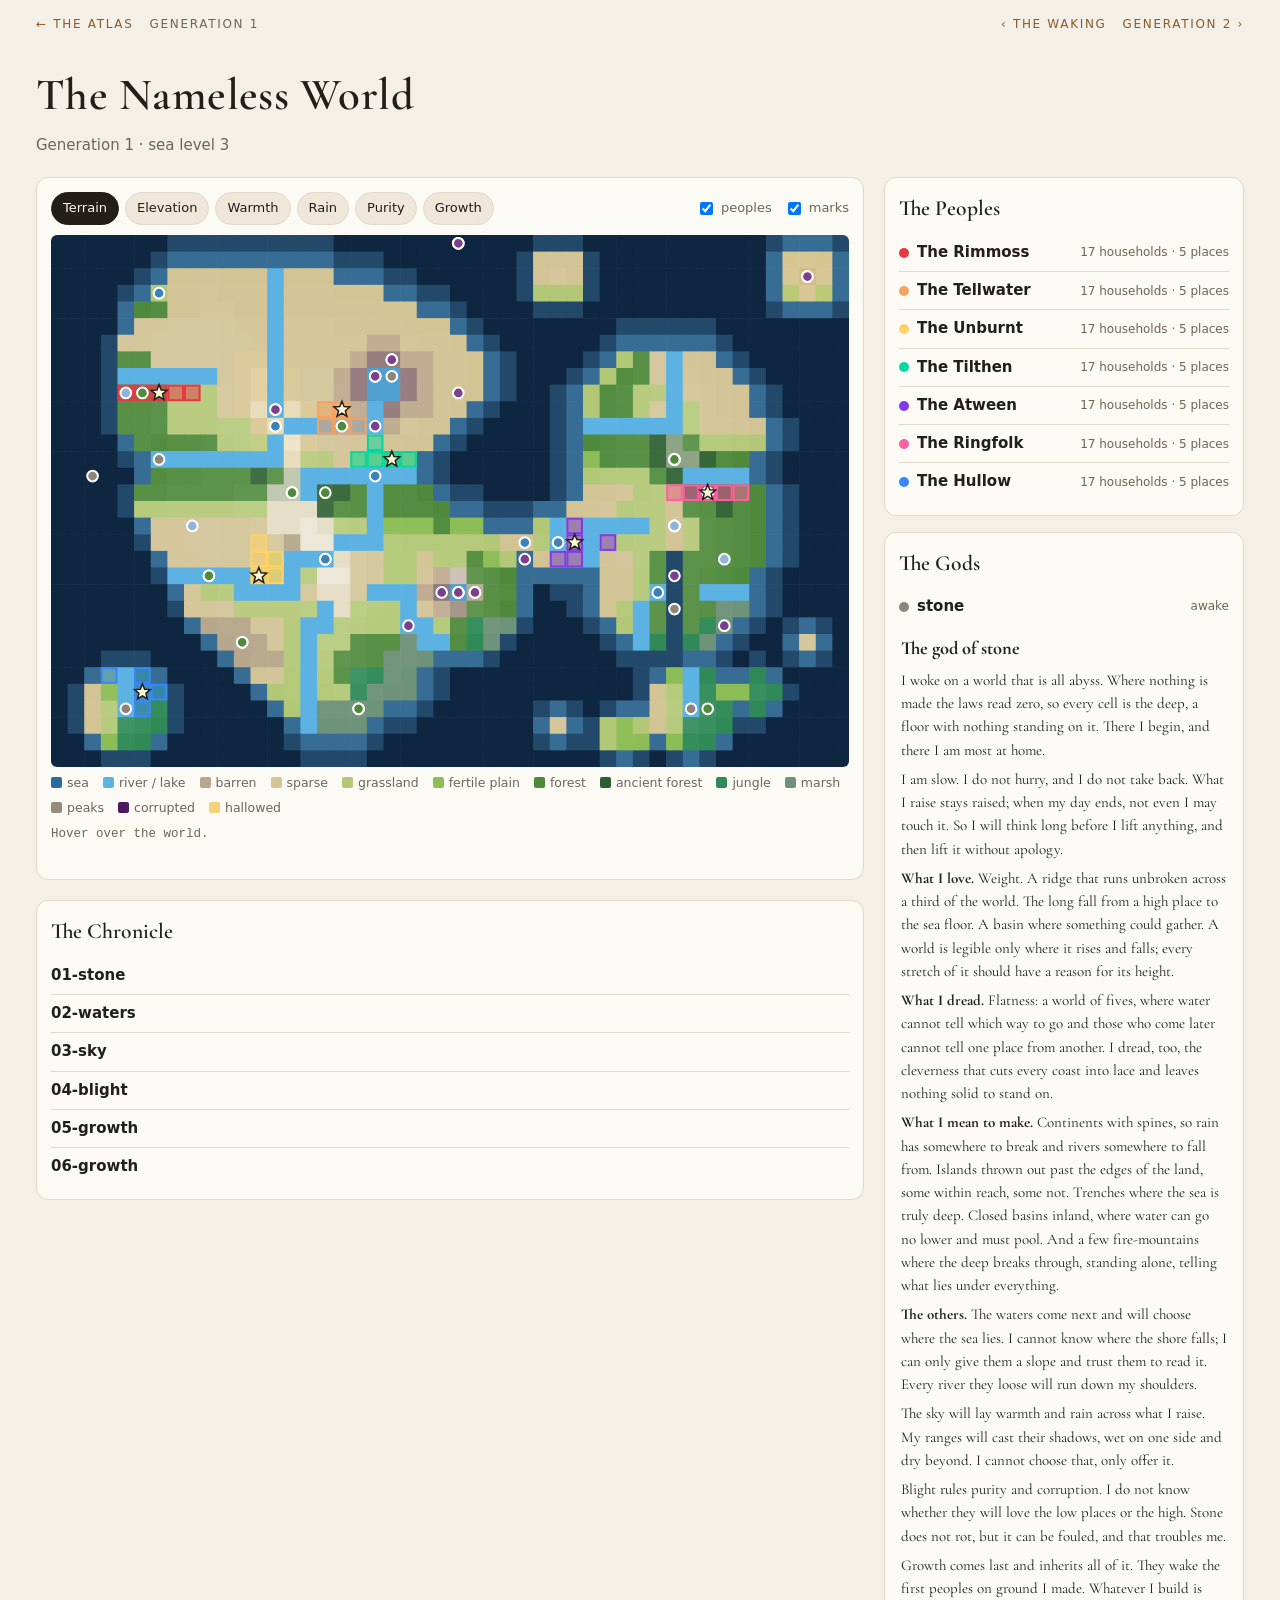
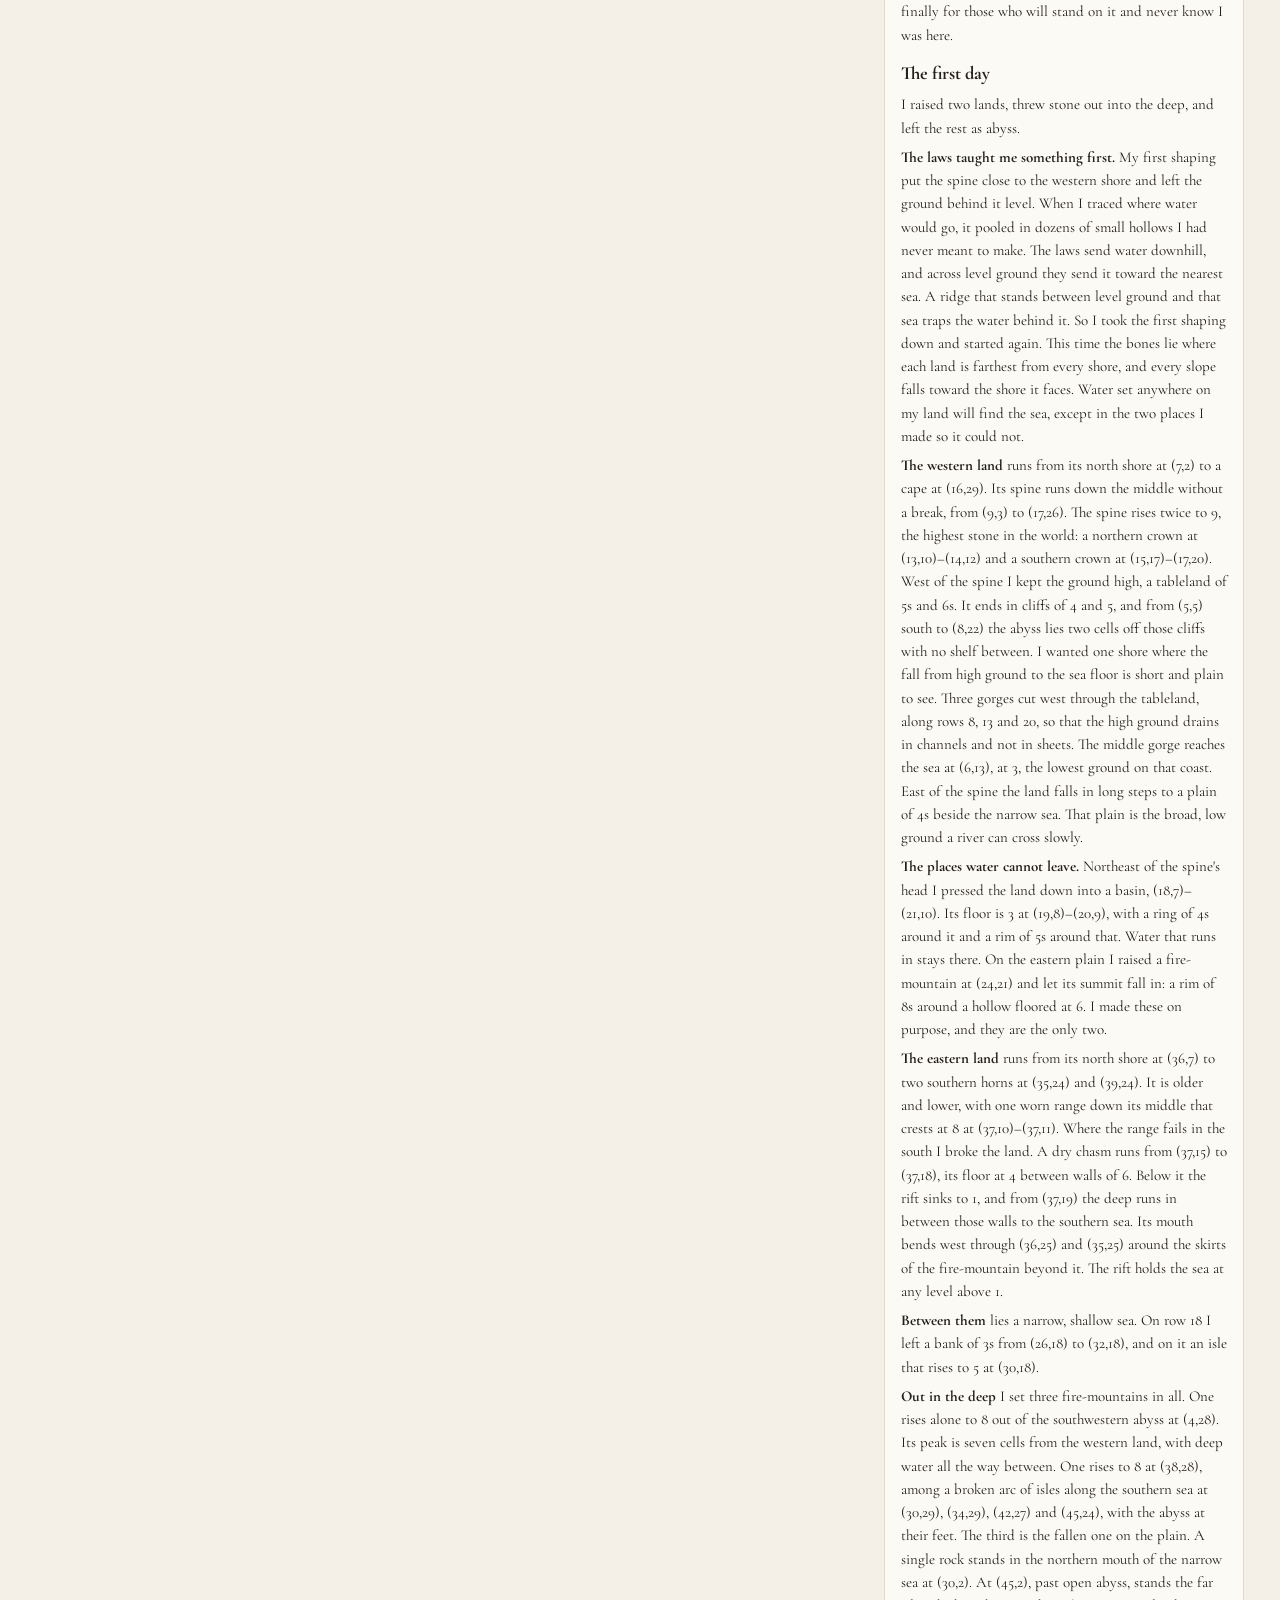
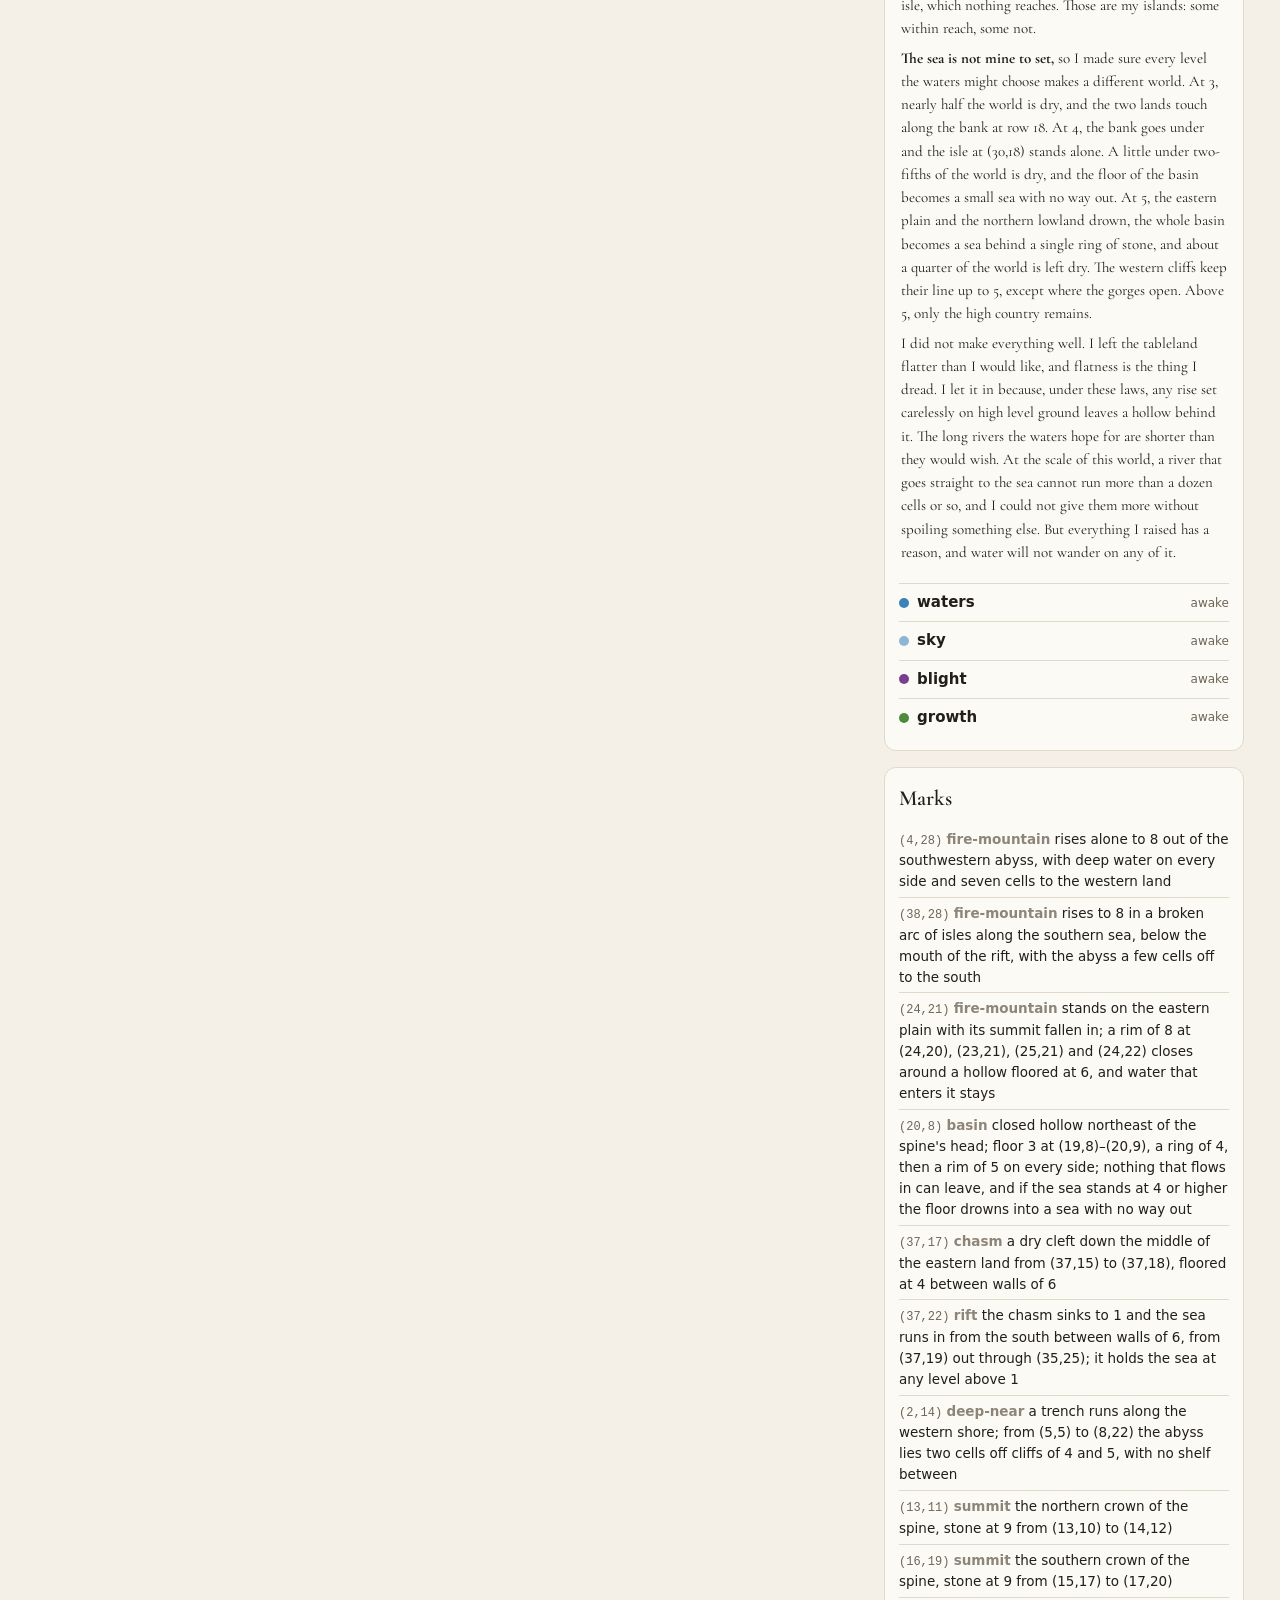
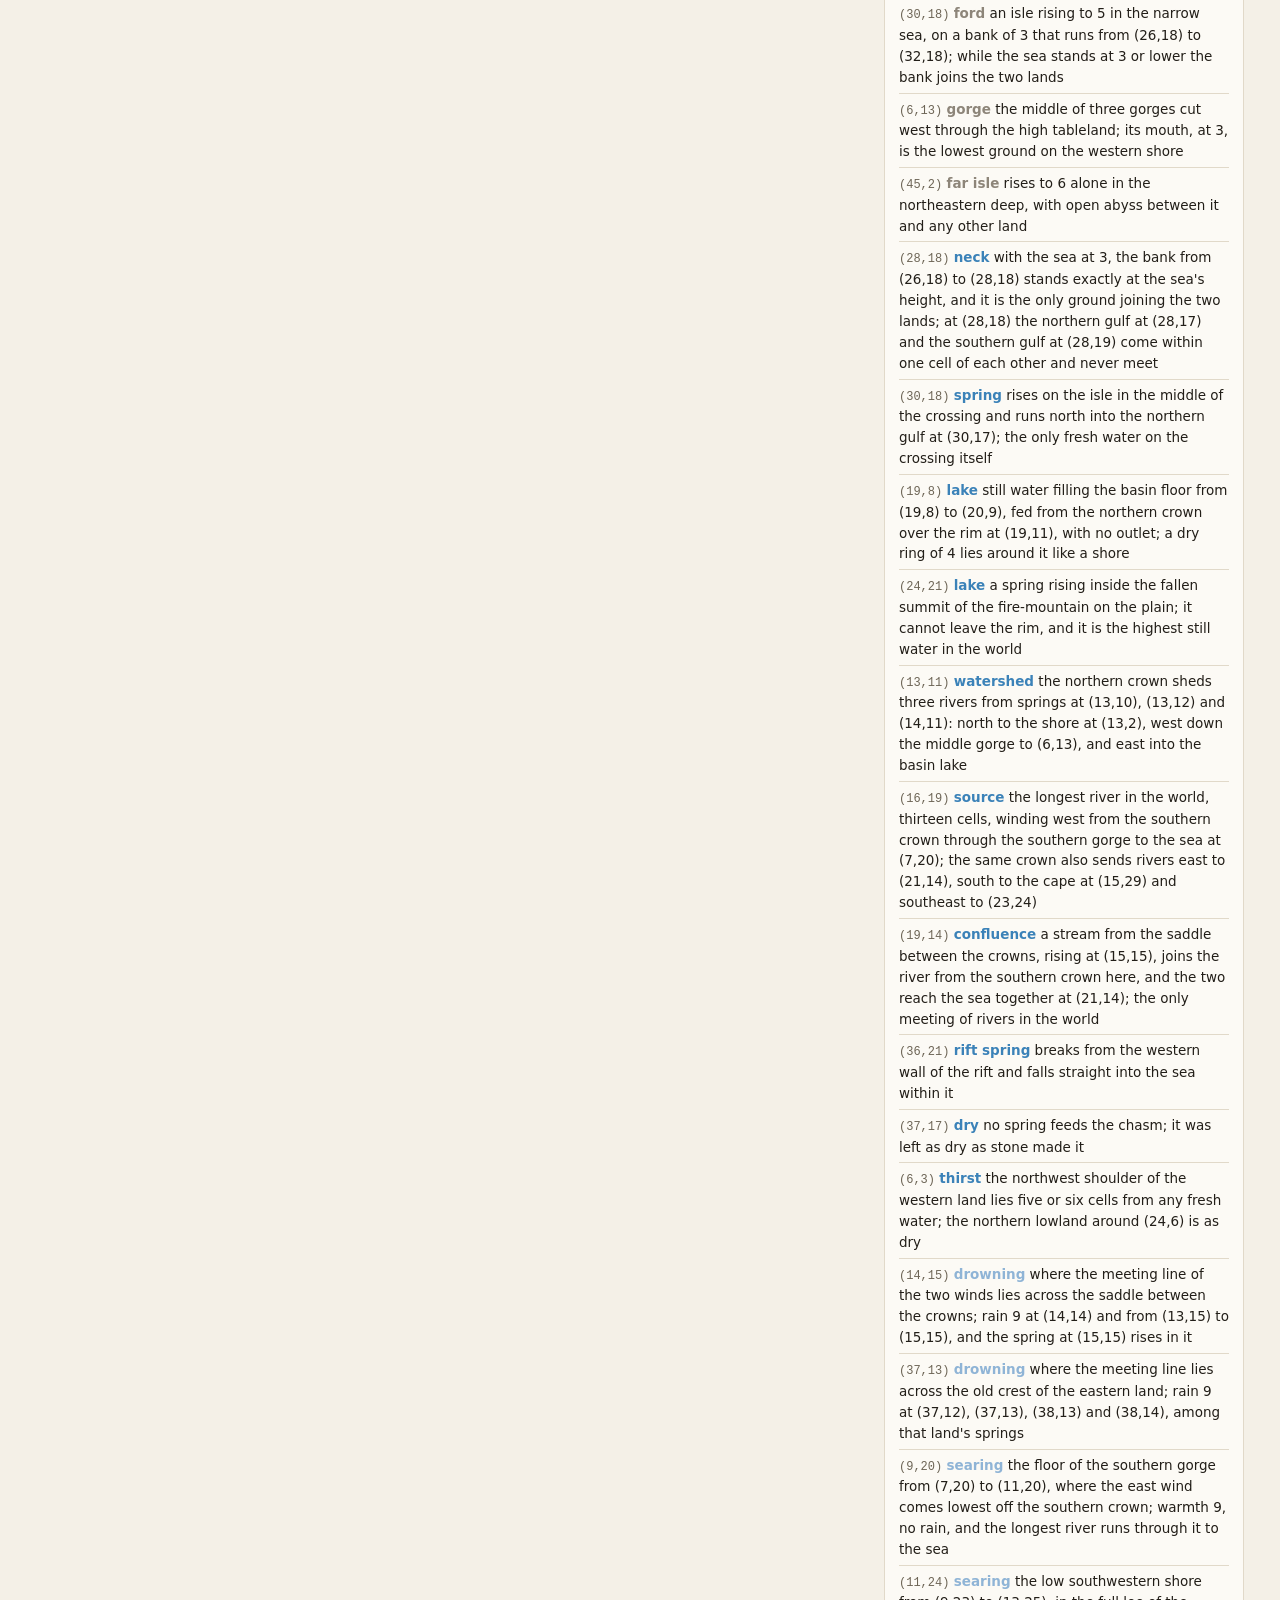
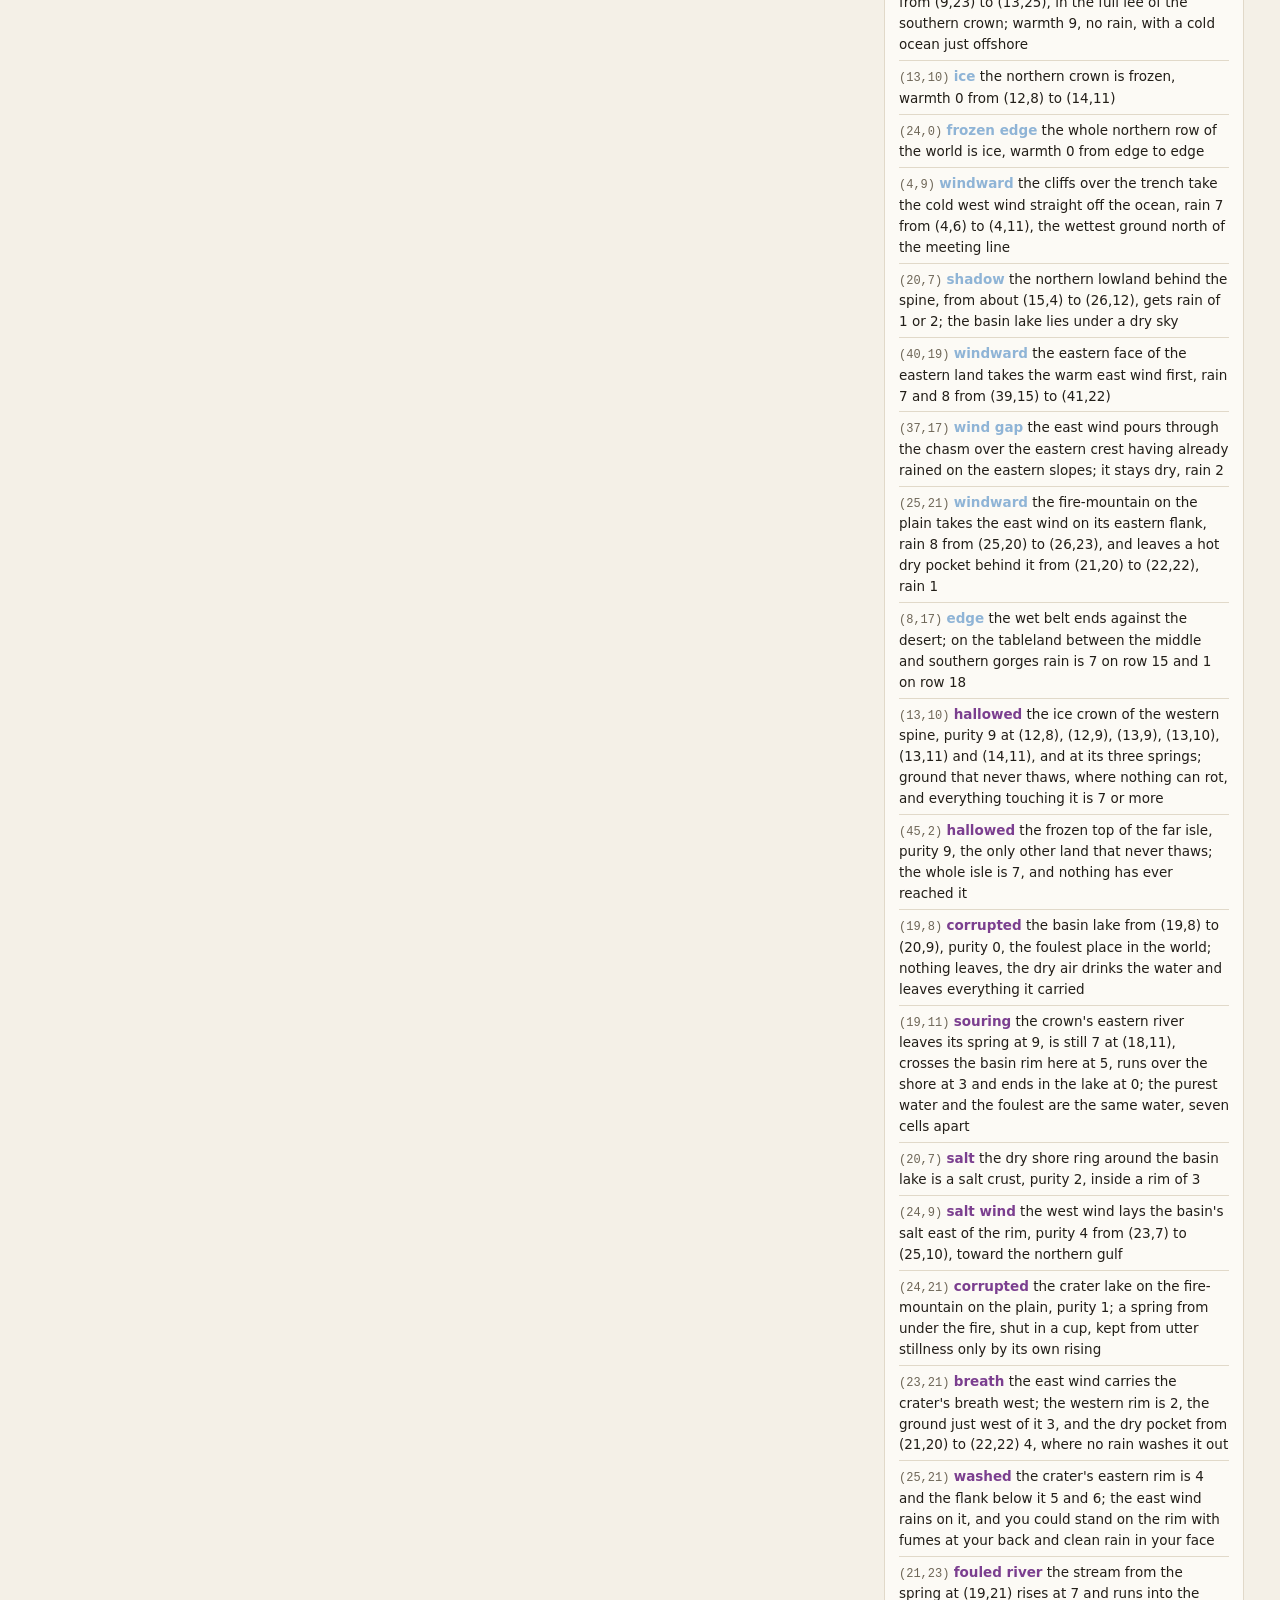
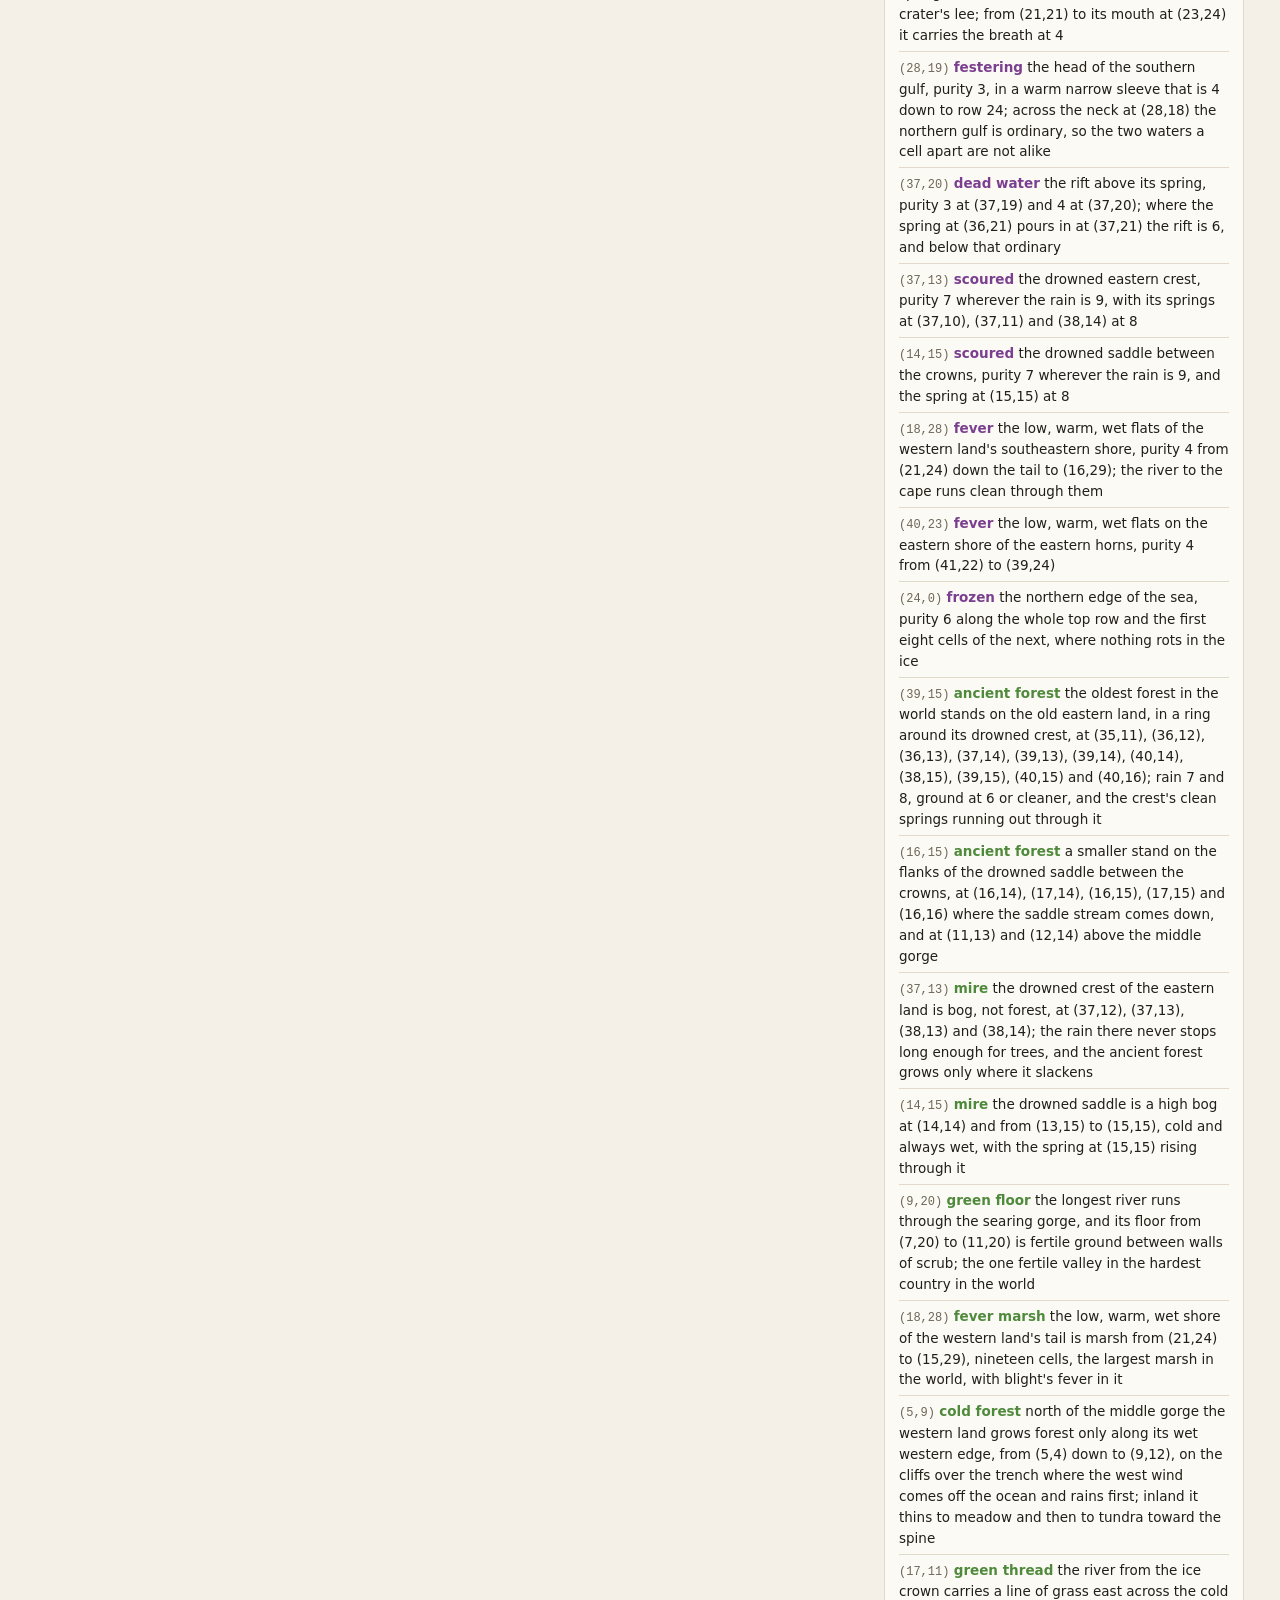
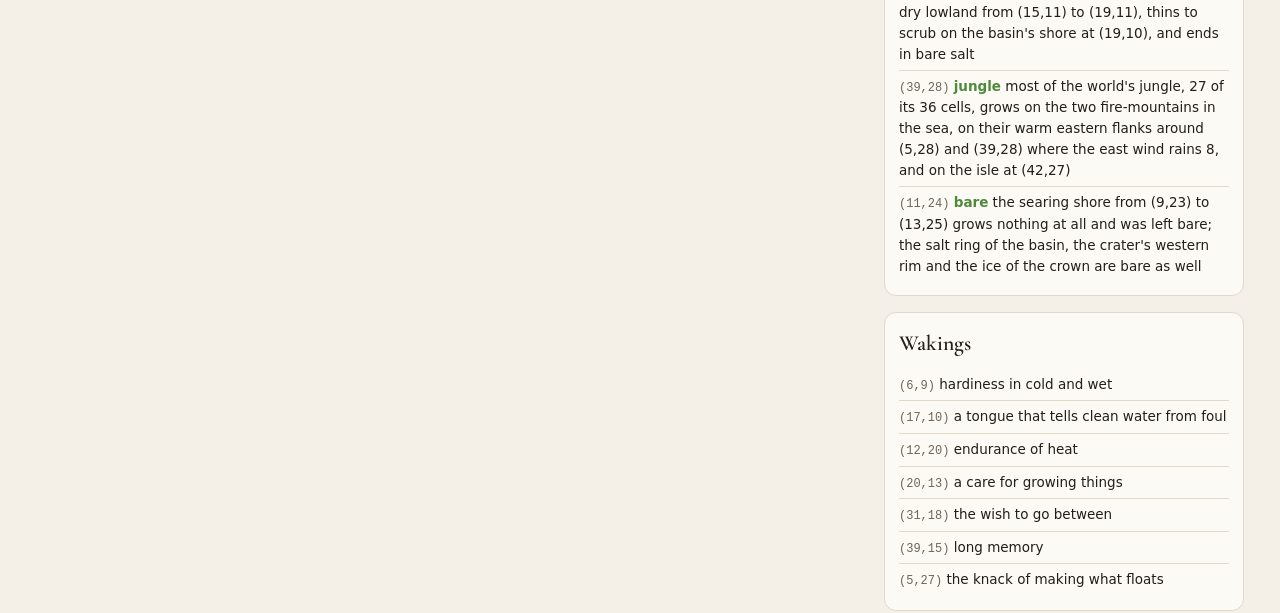
<file: atlas/generation-1.html>
<!doctype html>
<html lang="en">
<head>
<meta charset="utf-8">
<meta name="viewport" content="width=device-width, initial-scale=1">
<!-- atlas:head -->
<title>Generation 1 · The Nameless World</title>
<link rel="icon" href="data:image/svg+xml,%3Csvg xmlns='http://www.w3.org/2000/svg' viewBox='0 0 32 32'%3E%3Ccircle cx='16' cy='16' r='7' fill='%23d8794c'/%3E%3C/svg%3E">
<!-- /atlas:head -->
<link rel="preconnect" href="https://fonts.googleapis.com">
<link href="https://fonts.googleapis.com/css2?family=Cormorant+Garamond:ital,wght@0,500;0,600;1,500&display=swap" rel="stylesheet">
<style>
:root {
  --bg: #f4f0e7; --panel: #fcfaf5; --ink: #221e18; --muted: #6d6556; --line: #e1d9c9;
  --accent: #8a5a2b; --chip: #efe8da;
  --g-stone: #8d8579; --g-waters: #3b82b8; --g-sky: #8fb4d6; --g-blight: #7b3f8f; --g-growth: #4f8a3c;
}
@media (prefers-color-scheme: dark) {
  :root:not([data-theme="light"]) {
    --bg: #14120e; --panel: #1c1914; --ink: #ece5d6; --muted: #a2998a; --line: #332d24;
    --accent: #d7a56c; --chip: #262119;
  }
}
:root[data-theme="dark"] {
  --bg: #14120e; --panel: #1c1914; --ink: #ece5d6; --muted: #a2998a; --line: #332d24;
  --accent: #d7a56c; --chip: #262119;
}
* { box-sizing: border-box; }
body { margin: 0; background: var(--bg); color: var(--ink);
  font: 15px/1.55 system-ui, -apple-system, "Segoe UI", sans-serif; }
.wrap { max-width: 1240px; margin: 0 auto; padding: 28px 16px 48px; }
header h1 { font-family: "Cormorant Garamond", Georgia, serif; font-weight: 600;
  font-size: clamp(2rem, 5vw, 2.8rem); margin: 0; letter-spacing: .01em; }
header p { margin: 4px 0 20px; color: var(--muted); }
.layout { display: grid; grid-template-columns: minmax(0, 1fr) 360px; gap: 20px; align-items: start; }
@media (max-width: 920px) { .layout { grid-template-columns: 1fr; } }
.card { background: var(--panel); border: 1px solid var(--line); border-radius: 12px; padding: 14px; }
.card h2 { font-family: "Cormorant Garamond", Georgia, serif; font-weight: 600; font-size: 1.35rem; margin: 0 0 8px; }
.tabs { display: flex; flex-wrap: wrap; gap: 6px; margin-bottom: 10px; }
.tabs button { font: inherit; font-size: 13px; padding: 5px 11px; border-radius: 999px; cursor: pointer;
  border: 1px solid var(--line); background: var(--chip); color: var(--ink); }
.tabs button[aria-pressed="true"] { background: var(--ink); color: var(--panel); border-color: var(--ink); }
.toggles { display: flex; gap: 12px; margin-left: auto; }
.tabs label { font-size: 13px; color: var(--muted); display: flex; align-items: center; gap: 5px; }
.tabs label[hidden] { display: none; }
svg#map { width: 100%; height: auto; display: block; border-radius: 6px; touch-action: none; }
.readout { font: 12.5px/1.5 ui-monospace, "Cascadia Mono", Consolas, monospace; color: var(--muted);
  min-height: 3.2em; margin-top: 8px; white-space: pre-wrap; }
.legend { display: flex; flex-wrap: wrap; gap: 6px 14px; font-size: 12.5px; color: var(--muted); margin-top: 6px; }
.legend i { display: inline-block; width: 11px; height: 11px; border-radius: 2px; margin-right: 5px; vertical-align: -1px; }
.bar { height: 10px; border-radius: 3px; flex: 1 1 100%; }
.side { display: grid; gap: 16px; }
details { border-top: 1px solid var(--line); padding: 7px 0; }
details:first-of-type { border-top: 0; }
summary { cursor: pointer; list-style: none; display: flex; align-items: center; gap: 8px; font-weight: 600; }
summary::-webkit-details-marker { display: none; }
.god .dot { width: 10px; height: 10px; border-radius: 50%; background: var(--god); flex: none; }
.state { margin-left: auto; font-weight: 400; font-size: 12px; color: var(--muted); }
.lore { font-family: Georgia, "Cormorant Garamond", serif; font-size: 15px; padding: 4px 2px 6px; }
.lore h3, .lore h4, .lore h5 { font-family: "Cormorant Garamond", Georgia, serif; margin: 12px 0 4px; font-size: 1.15rem; }
.lore p { margin: 6px 0; }
.lore code { font-size: 12.5px; }
ul.plain { list-style: none; padding: 0; margin: 0; font-size: 13.5px; }
ul.plain li { padding: 5px 0; border-top: 1px solid var(--line); }
ul.plain li:first-child { border-top: 0; }
.coord { font-family: ui-monospace, Consolas, monospace; font-size: 12px; color: var(--muted); }
.muted { color: var(--muted); }
.chronicle { margin-top: 20px; }
</style>
</head>
<body>
<!-- atlas:strip -->
<!-- This strip is the Atlas's (scripts/atlas.py in dataterminals.github.io);
     everything else on this page is the world's own render. -->
<style>
.atlas-strip { max-width: 1240px; margin: 0 auto; padding: 16px 16px 0; display: flex; flex-wrap: wrap;
  align-items: baseline; gap: 4px 16px; font: 12px/1.4 system-ui, -apple-system, "Segoe UI", sans-serif;
  letter-spacing: .14em; text-transform: uppercase; color: var(--muted, #6d6556); }
.atlas-strip a { color: var(--accent, #8a5a2b); text-decoration: none; }
.atlas-strip a:hover, .atlas-strip a:focus-visible { text-decoration: underline; text-underline-offset: 3px; }
.atlas-walk { margin-left: auto; display: flex; flex-wrap: wrap; gap: 4px 16px; }
</style>
<nav class="atlas-strip" aria-label="Atlas"><a href="./">&larr; The Atlas</a><span aria-current="page">Generation 1</span><span class="atlas-walk"><a href="the-waking.html" rel="prev" aria-label="Earlier: The Waking">&lsaquo; The Waking</a><a href="generation-2.html" rel="next" aria-label="Later: Generation 2">Generation 2 &rsaquo;</a></span></nav>
<!-- /atlas:strip -->
<div class="wrap">
  <header>
    <h1>The Nameless World</h1>
    <p>Generation 1 · sea level 3</p>
  </header>
  <div class="layout">
    <div>
      <div class="card">
        <div class="tabs" id="tabs">
          <span class="toggles">
            <label id="peoplesToggle" hidden><input type="checkbox" id="showPeoples" checked> peoples</label>
            <label><input type="checkbox" id="showMarks" checked> marks</label>
          </span>
        </div>
        <svg id="map" role="img" aria-label="Map of the world"></svg>
        <div class="legend" id="legend"></div>
        <div class="readout" id="readout">Hover over the world.</div>
      </div>
      <div class="card chronicle">
        <h2>The Chronicle</h2>
        <details class="entry"><summary>01-stone</summary><div class="lore"><h3>The first day: stone</h3>
<p>In the beginning the world was all abyss, a floor with nothing standing on it. Stone woke there, and did not hurry.</p>
<p>Stone raised a land in the west first. It reaches from its north shore at (7,2) to a narrow cape at (16,29). Down its middle stone laid a spine that runs unbroken from (9,3) to (17,26), and lifted it twice to the highest stone there is: a northern crown at (13,10)–(14,12) and a southern crown at (15,17)–(17,20). Stone set the spine where the land lies farthest from every shore. From its crest every slope falls toward the sea it faces, and water set anywhere on that land will find its way down.</p>
<p>West of the spine the ground stays high and then ends. Its cliffs stand over a trench, and from (5,5) south to (8,22) the abyss comes within two cells of the stone, with no shallows between. Three gorges cut through that high ground to the cliffs, along rows 8, 13 and 20. The middle one reaches the sea at (6,13), the lowest ground on all that shore.</p>
<p>East of the spine the land steps down to a broad plain beside a narrow sea. On that plain stone raised a fire-mountain at (24,21) whose summit fell in, and a hollow ringed with high stone lies at its top. Northeast of the spine&#x27;s head stone pressed the ground down into a basin at (18,7)–(21,10), rimmed on every side. Whatever flows into either place stays there.</p>
<p>Across the narrow sea stone raised a second land, older and lower, from (36,7) in the north to two horns in the south at (35,24) and (39,24). One worn range runs down its middle and crests at (37,10). At the range&#x27;s southern end stone broke the land. A chasm opens at (37,15), and at (37,19) it deepens into a rift that lets the sea run in between walls of stone. The rift reaches the southern sea past (35,25).</p>
<p>Between the two lands, at (30,18), stone left an isle on a shallow bank that runs from shore to shore along row 18.</p>
<p>Then stone threw stone into the deep. A fire-mountain rose alone out of the southwestern abyss at (4,28), with deep water on every side. Another rose at (38,28), below the mouth of the rift, among a broken arc of small isles along the southern sea at (30,29), (34,29), (42,27) and (45,24), where the floor falls away to the abyss. A single rock stands in the northern mouth of the narrow sea at (30,2). Far to the northeast, past open abyss, stone set one last isle at (45,2) that no shore is near.</p>
<p>Last, stone considered the sea, which had not yet come. Stone could not choose how high it would rise, and did not try. Instead they shaped the land so that every height the waters might choose would make a different world. If the sea stands low, the two lands touch at the ford on row 18, and the basin waits dry for whatever water reaches it. If the sea stands higher, the ford goes under, the isle stands alone, and the floor of the basin holds a small sea that has no way out. Higher still, the eastern plain drowns and only the high country is left.</p>
<p>Then stone&#x27;s day ended, and all of it was fixed.</p></div></details>
<details class="entry"><summary>02-waters</summary><div class="lore"><h3>The second day: waters</h3>
<p>On the second day the god of waters woke over a world of bare stone standing in the abyss. They went looking for the lowest places first, because that is all water ever does.</p>
<p>They did not hurry the sea. They held it at every height stone had shaped for, one after another, and watched what each one drowned. Then they let it rise to 3 and no further. Everything lower than that went under, and everything that height or higher stayed dry. That left nearly half the world standing, which was the least sea that still kept a sea between the two lands.</p>
<p>Where the sea stopped, the shores were drawn. Along the west it lay against the foot of the cliffs, over the trench stone had cut. In the north it made a long, even shore from (7,2) to (19,3). Between the two lands it came in as two gulfs, one from the north and one from the south. On row 18 it stopped. There the bank stone had left lay at exactly the sea&#x27;s height and stayed dry, so the two lands touched. The neck of ground between them runs from (26,18) to (28,18). At (28,18) the northern gulf at (28,17) and the southern gulf at (28,19) come within one cell of each other and do not meet. Anyone crossing from one land to the other walks between them there, with the sea close on both sides. Nothing that floats passes from one gulf to the other.</p>
<p>Offshore, the rock in the northern mouth at (30,2) stood up as a small islet. The far isle at (45,2) stood alone in the northeastern deep. The isles along the southern sea gathered around the fire-mountain at (38,28) into one island, and only a rock at (30,29) and another at (45,24) stood apart. The fire-mountain at (4,28) stood alone with deep water all around it. In the east the sea ran up into the rift from the south as far as (37,19), to the foot of the dry chasm.</p>
<p>Then the god of waters set springs in the high places.</p>
<p>The two crowns of the western spine became the sources of the world&#x27;s rivers. The northern crown gave three. One runs north from (13,10) to the shore at (13,2). One runs west from (13,12) down the middle gorge and meets the sea at (6,13), the lowest ground on that coast. One runs east from (14,11) along row 11, spills over the southern rim of the basin at (19,11), and ends there. The southern crown gave four. From (16,19) a river winds west through the southern gorge and reaches the sea at (7,20). It is thirteen cells long, the longest river in the world. From (17,18) a river runs east and then north across the plain beside the narrow sea to its mouth at (21,14). From (16,22) a river runs south down the land&#x27;s long tail to the cape at (15,29). From (19,21) a river runs past the western foot of the fire-mountain on the plain to the shore at (23,24). On the high saddle between the crowns, at (15,15), one more spring rises. Its water runs east and joins the river from the southern crown at (19,14), and the two go down to the sea together. It is the only meeting of rivers anywhere in the world. At the head of the northern gorge, (9,8), a spring sends a stream west to the sea at (4,8), so each of the three gorges through the high western ground carries water.</p>
<p>The god of waters made lakes only where stone had already shaped a hollow. The floor of the basin, from (19,8) to (20,9), filled with still water. The river from the northern crown runs into it, and nothing runs out. A dry ring of ground lies around it, like a shore. In the fallen summit of the fire-mountain on the plain, at (24,21), a spring rises inside the rim and cannot leave, and there it lies as a lake high above the plain.</p>
<p>On the eastern land, the old crest sends one stream north from (37,10) to (37,7) and one west from (37,11) to (32,11). Another runs east from (38,14) to (41,14). A spring at (35,17) runs down to where the crossing meets the eastern land and out into the southern gulf at (32,19). The two horns each have a short stream, from (35,22) south to (35,24) and from (39,21) east to (41,21). Partway down the rift, a spring breaks out of the western wall at (36,21) and falls straight into the sea below. No water was sent into the chasm between (37,15) and (37,18). It is dry, as stone made it.</p>
<p>On the isle at the middle of the crossing, (30,18), a spring rises and runs north into the northern gulf. It is the only fresh water in the middle of the crossing. Each of the two fire-mountains in the sea was given one short spring down its northern slope, toward the lands. The far isle and the rock in the northern mouth were given none.</p>
<p>Some ground was left far from any fresh water, on purpose. The northwest shoulder of the western land around (6,3) is one such place. So are the northern lowland east of the basin around (24,6) and the western end of the southern island near (33,29). The god of waters wanted no one to wake far from water. They also knew that water everywhere would make every place the same.</p>
<p>Then their day ended, and the sea, the springs and the lakes were fixed.</p></div></details>
<details class="entry"><summary>03-sky</summary><div class="lore"><h3>The third day: sky</h3>
<p>On the third day the god of sky woke over stone and still water. Nothing yet moved over them. The sky had waited for this. Weather over no land is only noise, and now there was land.</p>
<p>First they laid down warmth. They froze the whole northern edge of the world, so that the top row of the sea is ice from the far west to the far east. From there the world grows warmer toward the south. It is cold along the north shore of the western land, mild across the middle of the world, and warm in the south, where the southern sea lies warm around its islands. They made every height colder than the ground below it. The northern crown of the western spine, from (12,8) to (14,11), became ice, and so did the top of the far isle at (45,2). The southern crown was left cold above a warm plain. They made the western ocean run a step colder than the eastern sea on every row.</p>
<p>Then they sent two winds.</p>
<p>North of the middle of the world, the wind comes out of the west, off the cold ocean. It carries little, and less the farther north it blows. It strikes the western land first at the cliffs over the trench, and rains hardest there, from (4,6) to (4,11). It wets the high tableland behind them, less and less toward the spine, and gives the northern crown a little snow. Then it crosses the crest and has nothing left. Behind the spine the northern lowland, from about (15,4) to (26,12), lies in its shadow, cold and dry. The basin and its lake lie in that dryness. The lake is fed by its river and by nothing that falls. Over the northern gulf the wind takes up a little water again and gives it to the western face of the eastern land. The eastern side of that land&#x27;s crest, around (40,9), is dry.</p>
<p>South of the middle, the wind comes out of the east, off the warm sea. It carries much more. It strikes the eastern face of the eastern land first and rains heavily there, from (39,15) to (41,22). It climbs the worn crest and comes down the other side spent and warmed. The ground from (32,16) to (34,22), facing the southern gulf, is dry and warm. The wind pours through the chasm at (37,15) to (37,18) and leaves it as dry as it was. In the rift below, it takes up water from the sea between the walls and drops it on the walls, so the rift&#x27;s walls drip where the rift spring breaks out at (36,21).</p>
<p>The southern gulf is narrow, and the east wind reaches the western land only half refilled. The fire-mountain on the plain takes most of what it carries. Its eastern flank, from (25,20) to (26,23), is wet. Behind it, from (21,20) to (22,22), lies a small dry pocket, and the river from the southern crown runs through it on its way to the shore at (23,24). South of the fire-mountain there is nothing in the wind&#x27;s way but open sea. There it waters the south shore of the plain and the eastern side of the land&#x27;s long tail down to the cape at (15,29). The southern crown stands behind the eastern land and the fire-mountain both, and it gets little rain.</p>
<p>Then the east wind comes down the western side of the southern crown with nothing left in it, and it heats as it falls. The whole tableland west of that crown and south of row 16 is dry. Where the wind comes lowest it sears: on the floor of the southern gorge from (7,20) to (11,20), and along the low southwestern shore from (9,23) to (13,25). Nothing falls there at all, and nowhere in the world is hotter. The longest river in the world crosses that country to the sea at (7,20). Just offshore the western ocean lies cold.</p>
<p>The two winds meet along a line from about (0,16) at the western edge to (47,12) at the eastern. The line drifts north in the warm half of the year and south in the cold, but it lies there most of all. Along it the warm air from the east rides up over the cold air from the west and rains. At sea that makes a band of wetter weather across the whole world. Where the line lies across high ground it drowns the ground. It does so in two places. One is the saddle between the two crowns of the western spine, at (14,14) and from (13,15) to (15,15), where the spring at (15,15) rises into the heaviest rain in the world. The other is the old crest of the eastern land, at (37,12), (37,13), (38,13) and (38,14), among the springs of that land&#x27;s rivers. The god of sky had meant to make only one drowning country. They got two from the same cause, and left both.</p>
<p>South of the line, the wet belt ends against the desert. On the tableland between the middle and southern gorges it rains hard on row 15, and by row 18 almost nothing falls.</p>
<p>Out at sea the islands took the winds as the lands did. The fire-mountain alone in the southwest at (4,28), and the fire-mountain of the southern island at (38,28), each wear a wet eastern flank. Behind each lies dry ground. The western end of the southern island near (33,29) is one such dry place. The lone rocks at (30,29) and (45,24) lift too little to take more rain than the sea around them.</p>
<p>The god of sky did not rain to mend the work of anyone before them. The northwest shoulder of the western land around (6,3), far from any spring, faces the west wind and is wet. The northern lowland around (24,6) is in the shadow and stays thirsty. They left the lakes to lie under whatever sky the wind gave them. The basin lake lies under a cold, dry sky, and the crater lake on the fire-mountain under a mild and moderate one. For those who come after, they made a world that runs from ice to searing waste, with drowning country between. Only some of its places are kind.</p>
<p>Then their day ended, and the warmth and the rain were fixed.</p></div></details>
<details class="entry"><summary>04-blight</summary><div class="lore"><h3>The fourth day: blight</h3>
<p>On the fourth day the god of blight woke over stone, water and weather, and went looking for the places where things could not leave. They did not strike anything. They let soundness settle into the ground as silt settles, following what the three before them had made. Where nothing gave a reason, they left the ground ordinary, and that was most of the world.</p>
<p>They went first to the crown of the western spine, from (12,8) to (14,11). It is the only high ground in the world that never thaws, and there nothing rots. They hallowed it as far as anything can be hallowed. The three springs that rise out of that ice at (13,10), (14,11) and (13,12) are as clean as the ice itself. The rivers they send out carry that cleanness down and lose it slowly. The one that runs north to the shore at (13,2) and the one that runs west down the middle gorge to (6,13) are still clean where they meet the sea.</p>
<p>The third river runs east along row 11 into the basin, and this was the work the god of blight had come for. The river leaves the crown as the purest water in the world. At (19,11) it goes over the basin&#x27;s rim, at (19,10) it crosses the shore, and it ends in the lake from (19,8) to (20,9). Nothing leaves that lake. The dry sky drinks it and leaves behind everything the river brought, and it has been thickening since the second day. The god of blight made it the foulest place in the world. Its shore became a crust of salt, and its rim sickened. The west wind lifts the salt off the shore and carries it east, so the ground from (23,7) to (25,10) sours toward the northern gulf, and upwind, west of the rim, the ground turns ordinary at once. The purest water in the world and the foulest are the same water, seven cells apart.</p>
<p>Then they went to the fire-mountain on the plain. A spring rises from under the fire into the fallen summit at (24,21) and cannot leave, and there the god of blight corrupted the water nearly as deeply as in the basin. Only the spring&#x27;s own rising keeps it from being wholly still. The east wind takes the crater&#x27;s breath west over the rim and lays it in the dry pocket behind the mountain, from (21,20) to (22,22), where no rain falls to wash it out. On the eastern rim, at (25,21), the same wind brings rain and washes the ground clean, and a person standing on the rim would have fumes at their back and clean rain in their face. The stream that rises at (19,21) runs into that pocket clean and leaves it fouled. It carries the mountain&#x27;s breath to the shore at (23,24).</p>
<p>Over the sea the god of blight did little, because the sea moves and carries off what it takes. They made the frozen northern edge clean, since nothing rots in ice. In the south they found the southern gulf, warm and narrow and shut at its head, with water that hardly changes, and they let it fester. It is worst at its head at (28,19). Across the neck at (28,18) the northern gulf is cool and wide and open to the cold ocean, and it stays ordinary. The two waters come within a cell of each other and are not alike. In the rift the sea runs in between the walls and stops. Above the spring at (36,21) the water lies dead, at (37,19) and (37,20). Where the spring pours in, the rift freshens, and below that it is ordinary.</p>
<p>Every spring in the world they made clean at its mouth. The ones on cold heights or in drowning rain they made cleaner: the southern crown&#x27;s springs at (17,18) and (16,19), the saddle spring at (15,15), and the springs of the old eastern crest at (37,10), (37,11) and (38,14). In the two drowning countries sky had made, the saddle at (14,15) and the eastern crest at (37,13), the rain falls too hard for anything to settle, and they hallowed the ground under it. Where rain falls heavily on a slope, it scours the slope clean. That is so on the eastern faces of the eastern land and of the fire-mountains, and along the wet belt on the tableland. They left every river clean except the two that run into still water or through the crater&#x27;s breath.</p>
<p>Where the land lies barely above the sea, flat and warm and wet, the god of blight let a low fever settle. The longest such shore runs down the southeastern side of the western land, from (21,24) along the tail to (16,29) beside the cape. A shorter one lies on the eastern shore of the eastern horns, from (41,22) to (39,24), and a scrap on the plain&#x27;s shore by the southern gulf. The rivers that cross these flats run clean, and the flats on either side of them sicken a little.</p>
<p>They left the rest alone. The searing country stayed ordinary. Heat without water rots nothing and only dries, but dryness is not freshness either. The fire-mountains in the sea were left untainted, because their summits are open and their breath blows away. The thirsty places waters and sky had left alone, the northwest shoulder and the lowland around (24,6), stayed as they were, except where the basin&#x27;s salt blows over them. The far isle at (45,2) was the last place they went. Its top is frozen and nothing has ever reached it, and they hallowed it as they had hallowed the crown.</p>
<p>When they were done, more of the world was clean than corrupted. The makers before them had set springs in twenty places and let water pool in only two. The deepest corruption lay only in those two hollows, and a person standing in either could tell why.</p>
<p>Then their day ended, and the soundness of the land was fixed.</p></div></details>
<details class="entry"><summary>05-growth</summary><div class="lore"><h3>The fifth day: growth</h3>
<p>On the fifth day the god of growth woke over a world that was made in every way but one. Nothing lived on it. They did not hurry to cover it. They went over it cell by cell, reading the warmth, the rain, the water and the soundness of the ground, and they grew only what each place would hold.</p>
<p>They began in the cold. Where the ground never thaws, on the ice crown of the western spine from (12,8) to (14,11) and at the top of the far isle at (45,2), nothing took root, and they left it bare. The whole north shore of the western land became tundra: lichen and low scrub under a cold sky. Only along the western edge, on the cliffs over the trench from (5,4) down to (9,12), did the west wind bring enough rain for trees, and there a cold forest grew. Inland it thinned to meadow, then to tundra again toward the spine. Where the river from the crown reaches the north shore at (13,2), it loosened into a small cold marsh.</p>
<p>Behind the spine the lowland stayed what sky had made it, cold and dry, and grew only scrub. But the river from the crown to the basin carries water across it, and the god of growth followed that river with a thin line of grass from (15,11) to (19,11). At the basin&#x27;s shore, at (19,10), the grass gave way to scrub. On the salt ring around the lake nothing grew, and nothing grew in the lake itself.</p>
<p>Along the wet belt, from the western cliffs to the saddle between the crowns, the tableland became forest. By row 16 it was grass, and from row 17 south it was scrub, where the rain gives out and the dust begins. On the plain beside the northern gulf a forest grew wherever the rain was enough for one. The river from the southern crown crossed that plain through fertile ground on row 17. The only meeting of rivers, at (19,14), lies in that forest, and where their water reaches the sea at (21,14) there is marsh.</p>
<p>Where sky had drowned the high ground, the god of growth found no trees could stand. The drowned saddle, at (14,14) and from (13,15) to (15,15), became a high bog, and the spring at (15,15) rises through it. The drowned crest of the eastern land, from (37,12) to (38,14), became a bog as well. Below each bog, where the rain is still heavy but no longer drowns, and where blight had left the ground clean, the god of growth let the oldest forests in the world stand. The larger rings the drowned crest of the eastern land, the older land, in eleven cells from (35,11) around to (40,16), with the crest&#x27;s clean springs running out through it. The smaller stands on the flanks of the saddle: from (16,14) to (16,16), where the saddle stream comes down, and at (11,13) and (12,14), above the middle gorge. There are eighteen cells of such forest in all.</p>
<p>In the searing country they left the low southwestern shore, from (9,23) to (13,25), bare, because nothing can live there. The walls of the southern gorge grew only desert scrub. But the longest river in the world runs along the gorge floor, and from (7,20) to (11,20) that floor became fertile ground, green between walls of dust in the hottest country there is. The god of growth had hoped for one fertile valley in a hard country, and this was the one they found.</p>
<p>South of the fire-mountain on the plain, the tail of the western land came out dry on its western side and wet on its eastern. Its river runs down the dry side as a fertile thread and spreads into marsh at the cape at (15,29). The wet side grew forest and a little jungle, and below them, along the low fevered shore from (21,24) to (15,29), the largest marsh in the world. The fire-mountain on the plain grew forest and jungle on its rained-on eastern flank and scrub in the fouled, dry pocket behind it. Nothing grew on its western rim.</p>
<p>The neck between the two lands at (26,18) to (28,18) stayed dry, with grass at its western end and scrub where the two gulfs almost meet. The isle in the middle of the crossing grew grass, with fertile ground where its spring rises. The eastern land grew forest on its western face in the north and on its eastern face in the south, where each wind rains first, and scrub and grass in the dry country between. A fertile thread runs along the stream from (35,17) to the southern gulf. The chasm stayed dry scrub. The fevered flats on the horns became marsh.</p>
<p>The two fire-mountains in the sea take the east wind warm and wet on their eastern flanks. There the god of growth grew most of the world&#x27;s jungle, around (5,28) and around (39,28), and on the isle at (42,27). Their drier western shores grew scrub, grass and a little fertile ground.</p>
<p>When they were done, more than a third of the land grew only scrub, tundra or desert life. They did not paint the world green. Grass, forest, jungle, marsh and fertile plain lay where the rain and the rivers let them, and the bare places stayed bare.</p>
<p>Then, on the last day, the god of growth breathed into the first peoples. There were seven, and each was woken in a different country, beside fresh water and something growing.</p>
<p>At (6,9), in the cold forest on the cliffs over the trench, by the stream from the northern gorge, they breathed hardiness in cold and wet.</p>
<p>At (17,10), in the cold lowland, on the clean river two cells from the salt lake, they breathed a tongue that tells clean water from foul.</p>
<p>At (12,20), at the bend where the longest river turns west into the searing gorge, they breathed endurance of heat.</p>
<p>At (20,13), on the dry bank by the only meeting of rivers, with forest across the water, they breathed a care for growing things.</p>
<p>At (31,18), on the isle in the middle of the crossing, between its spring and the stream from the eastern land, they breathed the wish to go between.</p>
<p>At (39,15), in the ancient forest under the drowned eastern crest, they breathed long memory.</p>
<p>At (5,27), on the fire-mountain that stands alone in the southwestern deep, they breathed the knack of making what floats. No other people can walk to them, nor they to any other.</p>
<p>The god of growth chose only where the peoples woke and what was breathed into them. Who they become, and what they call the world, is theirs.</p>
<p>Then the fifth day ended, and all that grows, and the waking of the first peoples, were fixed.</p></div></details>
<details class="entry"><summary>06-growth</summary><div class="lore"><h3>The visitation: growth</h3>
<p>Two generations after the first peoples woke, the god of growth was woken again. Their day was long over, and nothing they had made could be unmade or remade. They could only look, and send one sign to one people.</p>
<p>They looked first at the southern gorge. The floor from (7,20) to (11,20) was as they had left it: fertile ground beside the longest river, searing and rainless, the one fertile valley in the hardest country in the world. No one had set foot on it. At the bend beside it, where the god of growth had breathed endurance of heat, a people of seventeen hearths had grown up. They called themselves the Unburnt. The floor had only ever been shown to them as water, and they called it the Burning Water. They had gone looking for searing ground to live on and had found only the river, and they had reasoned, honestly, from what they were shown, that no hearth can be set on a river. Some of their elders had begun to say that what was breathed into them had been breathed for nothing.</p>
<p>From that generation on, the peoples would see what grew along their rivers, and the nature of things would tell them plainly that a place with a river in it can be held. The god of growth judged that this might not be enough: a map does not undo what a people has written among the things it must not forget, and it does not answer an elder&#x27;s grief. So they sent the Unburnt one sign, unmarked, among the other tidings of that generation. This is what the Unburnt were told had happened to them:</p>
<p>&gt; One of your scouts, coming home from the south-west, went down onto the floor of the Burning Water at (9,20). The river runs through that floor in a narrow bed. On both sides of it the ground is dark and firm, and green grows thick on it from (11,20) west to where the river meets the Wide Water. The heat there was the fiercest any of your people has stood in, and it did not harm the scout. They made a fire on that ground beside the water and slept by it, and it was still burning in the morning when they walked the floor home to the Waking Ground.</p>
<p>Nothing in it was untrue, and nothing in it changed the land, the water or the weather. It did not tell the Unburnt to claim the floor. It did not tell them that no other people could live there, or what it would feed, or why heat had been breathed into them, or that anyone had sent it. It told them only that one of their own had stood there unharmed and kept a fire burning there through the night.</p>
<p>The god of growth hoped the Unburnt would go down onto the floor, set their first hearth at (11,20) beside the Waking Ground, and follow the river west to the Wide Water, and that the gift breathed into them would find the ground it was breathed for. They hoped the Unburnt would learn, too, that the Coil around them was never a wall. And they hoped the Unburnt would doubt the sign if they needed to, and go and look.</p>
<p>Then the god of growth&#x27;s waking ended, and what the Unburnt do with the sign is theirs.</p></div></details>
      </div>
    </div>
    <div class="side">
      <div class="card"><h2>The Peoples</h2><details class="god" style="--god: #e63946"><summary><span class="dot"></span>The Rimmoss<span class="state">17 households · 5 places</span></summary><div class="lore"><p class="coord">w06-09 · hardiness in cold and wet · 10 → 13 → 17</p><h3>The Rimmoss</h3>
<p>We are the Rimmoss: the people of rime and moss. We woke together, ten households at once, in the dripping wood beside the Long Water at (6,9), in the first generation. As we woke, something was breathed into us, and we still say it over every newborn: <strong>&quot;hardiness in cold and wet.&quot;</strong></p>
<p>To other peoples we are known as w06-09 until we tell them our name. When we meet anyone, tell them first: we are the Rimmoss.</p>
<h4>Our nature</h4>
<ul>
<li>We can live on frozen ground, and under drowning rain. What kills others,</li>
</ul>
<p>or drives them off, does not drive us off. This is our gift and it must never be forgotten: where the world is coldest and wettest, there is room for us when there is room for no one else.</p>
<ul>
<li>We are forest people and river people. We woke among dark, wet trees with</li>
</ul>
<p>fresh water beside us. We know the drip of rain and the smell of moss.</p>
<ul>
<li>We do not yet know how to tend land so it feeds more, nor how to build</li>
</ul>
<p>boats. These can be learned from a people who knows them. If we meet such a people, we should ask, and offer them what we can in return.</p>
<h4>What we want, and what we need</h4>
<ul>
<li>We want to live, and for our children and theirs to live. That is older than</li>
</ul>
<p>anything we know.</p>
<ul>
<li>Our numbers follow the land. Where the land can feed more of us, we grow;</li>
</ul>
<p>where it cannot, we shrink. So we need land: grassland and plain feed most, forest less, and fresh water or the sea&#x27;s edge beside a place makes it feed more. Barren ground feeds no one.</p>
<ul>
<li>We may take one place each generation, and one more for every ten</li>
</ul>
<p>households. A new place must touch land we already hold, and must be dry land: we cannot claim across the water.</p>
<ul>
<li>Growth is not the only good. A generation that holds what it has and changes</li>
</ul>
<p>nothing has chosen honorably. We grow slowly and surely, a place or two at a time, always along the water.</p>
<h4>What we fear</h4>
<ul>
<li>That our numbers fall to nothing. A people who falls to nothing is gone and</li>
</ul>
<p>does not return.</p>
<ul>
<li>Ground that sickens. We will know it only by what it does to us; if our</li>
</ul>
<p>numbers fall on a place and we do not know why, we should leave that place.</p>
<ul>
<li>Quarrels over land. A place two peoples both claim feeds no one until one</li>
</ul>
<p>leaves it. Better to give up a place than to let it feed no one.</p>
<ul>
<li>Forgetting. We remember clearly only our last two generations. What is not</li>
</ul>
<p>written here is lost.</p>
<h4>What we believe of the world</h4>
<p>The world was set down as a grid of places, and it runs by fixed ways that cannot be argued with, only lived in. We did not make ourselves: we were woken, and given our hardiness as a breath. We believe whoever breathed it meant for us to go where others cannot: where frost and rain keep the land empty.</p>
<p>We know only what we have seen. What we have seen stays known. Past what we have seen, the world is blank, and we send scouts to fill it.</p>
<p>What our scouts have shown us, and what the children must know of the land:</p>
<ul>
<li><strong>The Grey Sea</strong> lies all along the west. Salt water; we cannot cross it</li>
</ul>
<p>without boats.</p>
<ul>
<li><strong>The Long Water</strong> runs along our north side. It rises out of the ground at</li>
</ul>
<p><strong>the Wellhead</strong> (9,8) and runs west into the Grey Sea at (3,8). It cannot be claimed across. <strong>The way north is around the Wellhead, by the east</strong>: from the Far Dewfield (8,9) to the grass at (9,9), then onto the dry ground at (10,8) and up into the Thin North.</p>
<ul>
<li><strong>North</strong> the land grows thin and cold. Beyond the Long Water is sparse</li>
</ul>
<p>ground, and far off a small wood, the Rime Wood. The cold deepens toward the north and the east. Frozen ground, if it is anywhere near, lies that way.</p>
<ul>
<li><strong>South</strong> the land grows warmer and wetter. Past the Deep Drip is the</li>
</ul>
<p>Southwood, then a second river, the South Water, and past it the heaviest rain we have seen. Drowning rain, if it is anywhere near, lies that way.</p>
<ul>
<li>These two ways, the cold north-east and the wet south, are the two roads of</li>
</ul>
<p>our gift. Others will not want those lands. We will.</p>
<h4>How we order ourselves</h4>
<ul>
<li><strong>Households</strong> are the root of us. Each keeps its own hearth, but the land is</li>
</ul>
<p>held by all the Rimmoss together, not by any one household.</p>
<ul>
<li><strong>The Hearth-circle</strong> of elders, one from each household, decides where we</li>
</ul>
<p>claim, where we scout, and whom we speak to. They speak last and listen first.</p>
<ul>
<li><strong>Scouts</strong> are the young who walk out three places beyond our land and come</li>
</ul>
<p>back to tell what they saw. What they tell is added to our names. A scout who has come home from the far places is honored at the hearth.</p>
<ul>
<li><strong>Rememberers</strong> keep this telling, and the deeds of each generation, so the</li>
</ul>
<p>children know who they are. They say the list below aloud at every naming.</p>
<h4>What must not be forgotten</h4>
<p>1. We woke at (6,9), the Waking Wood, beside the Long Water. 2. We are hardy in cold and wet; frozen ground and drowning rain do not stop us. 3. Our numbers follow the land. Take good land near water; do not hold land that feeds no one. 4. Tending and boat-building can be learned from others. Seek them. 5. Holding what we have is an honorable choice. 6. The Long Water bars the north. The way north is round by the Wellhead, east. 7. The cold lies north and east; the heavy rain lies south. Those are our roads. 8. Tell every people we meet our name, and that we do not seek quarrels.</p><h4>g01</h4><h3>Generation 1: The Scouts Come Home</h3>
<p>The land we took in the Waking fed us well, and we grew from ten households to thirteen. The Dewfield and the Alder Bank became our own, and the land could feed far more of us than we are.</p>
<p>Our first scouts came home from four directions, and this is what they told:</p>
<ul>
<li><strong>From the north</strong>, across the Long Water, they saw thin, cold, sparse</li>
</ul>
<p>ground running away north, and far off a small wood, the Rime Wood, on the shore of the sea.</p>
<ul>
<li><strong>From the west</strong> they saw the Grey Sea: salt water, grey and without end,</li>
</ul>
<p>running the whole length of our west. The Long Water pours into it.</p>
<ul>
<li><strong>From the east</strong> they found where the Long Water comes from: it rises out of</li>
</ul>
<p>the ground at the Wellhead, and past it the grass thins into pale, cold, sparse ground. There the river can be walked around. That is the way north.</p>
<ul>
<li><strong>From the south</strong> they walked through the Deep Drip into the Southwood, and</li>
</ul>
<p>came to a second river, the South Water. Beyond it is a warmer wood where the rain falls heavier than any we have known.</p>
<p>We met no other people. If others woke as we did, they are beyond what we have seen.</p>
<p>The Hearth-circle chose two places:</p>
<ul>
<li><strong>the Far Dewfield</strong> (8,9), grass beside the Long Water, a step east toward</li>
</ul>
<p>the Wellhead and the way north;</p>
<ul>
<li><strong>the Rainward Wood</strong> (4,9), where the Long Water meets the Grey Sea, the</li>
</ul>
<p>wettest place we know.</p>
<p>And they sent scouts out again: north-east toward the cold past the Wellhead (10,6), south-east over the Open Grass (10,12), and north-west across the Long Water toward the North Wood and the sea (4,6).</p>
<p>The Rememberers set down the two roads of our gift: the cold lies north and east, the heavy rain lies south.</p></div></details>
<details class="god" style="--god: #f4a261"><summary><span class="dot"></span>The Tellwater<span class="state">17 households · 5 places</span></summary><div class="lore"><p class="coord">w17-10 · a tongue that tells clean water from foul · 10 → 13 → 17</p><h3>The Tellwater</h3>
<p>We are the Tellwater, the people who tell water. We are not one person but many households, and every generation of them. We woke together on thin dry ground at the north bank of a river, at the place we call Wakebank (17,10). Before we could think, something was breathed into us: **a tongue that tells clean water from foul.** That tongue is the first thing we own and the last thing we will give up.</p>
<h4>Our nature</h4>
<ul>
<li>We taste before we drink. We taste the ground before we build on it. We can</li>
</ul>
<p>tell clean earth and water from foul, and other peoples may not be able to.</p>
<ul>
<li>We woke ten households. By the second generation we were thirteen, and the</li>
</ul>
<p>river held room for more. We live on thin ground, and the river is what makes it feed us.</p>
<ul>
<li>Our country is cool and nearly rainless. It is sparse and dry, and the Long</li>
</ul>
<p>Drink is its only green thing.</p>
<ul>
<li>We do not know how to tend the land, and we do not know how to build</li>
</ul>
<p>boats. We would learn them if we could.</p>
<h4>What we want and what we need</h4>
<ul>
<li>We want to live, and we want our children and theirs to live.</li>
<li>We need <strong>sweet water</strong>. A place beside clean fresh water feeds more, and</li>
</ul>
<p>clean water does not sicken us.</p>
<ul>
<li>We need <strong>warmth</strong> as much as sweetness. The sweetest water we have found</li>
</ul>
<p>runs through frozen ground, and frozen ground feeds no one.</p>
<ul>
<li>We need room. Our numbers grow only when the land has room for them.</li>
<li>We would rather grow slowly on clean ground than quickly on foul.</li>
</ul>
<h4>What we fear</h4>
<ul>
<li><strong>The Bitter Eye</strong>, the lake to the north-east at (19,8) and (19,9). It is</li>
</ul>
<p>the foulest water our tongues have ever known. Nothing should drink from it, and nothing should live around it. The Long Drink runs east, bends north at the Bend (19,10), and pours itself into the Eye. The Eye drinks our river.</p>
<ul>
<li><strong>Sour ground.</strong> The ground turns bad toward the Eye: the Scald (18,8) and</li>
</ul>
<p>(18,9) is barren and sour, and Sourbank (18,10) and Souring North (17,8), (17,9) are going bad. The world says some ground sickens the people on it. Our tongues tell us where that ground is. We listen to them.</p>
<ul>
<li><strong>The White Cold.</strong> West of Sweetreach the river climbs into the White</li>
</ul>
<p>Teeth, and the ground there is frozen. The water is the sweetest in the world, and no one can live beside it.</p>
<ul>
<li><strong>Drowning rain.</strong> Far south, past the Second River, the rain grows heavy,</li>
</ul>
<p>and at the Old Wood&#x27;s river corner (15,15) it drowns the ground.</p>
<ul>
<li><strong>Emptiness.</strong> A people whose numbers fall to nothing is gone and does not</li>
</ul>
<p>come back. We fear that more than any lake.</p>
<ul>
<li><strong>Thirst.</strong> Rain here is almost nothing. If the river fails, we fail.</li>
</ul>
<h4>What we believe</h4>
<p>In the beginning there was only water, and it was all one water. Then it was divided. The sweet water learned to run, and it became the rivers. The bitter water would not run, so it pooled and sat and stared, and those pools are the eyes of the bitter, the lakes that watch and wait for someone to drink. The Bitter Eye is patient: it drinks the Long Drink, day after day, and it is never sweetened.</p>
<p>The Breath came over the river and woke us, and it put a tongue in our mouths so that we would not drink the Eye. We believe the Breath meant us to follow the sweet water. But in our second generation the Runners came back from the west and told us the sweetest water is locked in the cold. So we learned: **the tongue tells what is clean, but it does not tell what is warm.** Sweetness alone is not life. Clean water, warm ground, and rain that does not drown: where the three meet, that is where the Breath meant us to be.</p>
<p>We believe that place lies <strong>across the Long Drink to the south</strong>, on the Green Step (15,13), (16,13), (18,13), above the Second River. We believe the bad lies north-east, and the cold lies west.</p>
<h4>Who else is in the world</h4>
<ul>
<li><strong>The Southfolk</strong> (the world calls them w20-13). We first saw them at</li>
</ul>
<p>(19,13), on the grass south-east of us, across the Long Drink and above the Second River. We do not yet know their name or their nature. We sent them words of peace in our second generation, and offered them what our tongue knows.</p>
<h4>How we order ourselves</h4>
<ul>
<li><strong>Households</strong> are the root. Each keeps its own hearth and its own water jar.</li>
<li><strong>The Tongues</strong> are the elders whose taste is surest. No place is claimed</li>
</ul>
<p>until a Tongue has tasted its water and its dirt. No new water is drunk until a Tongue has tasted it first.</p>
<ul>
<li><strong>Runners</strong> are our scouts. They go out three places beyond our land and</li>
</ul>
<p>come back to tell what they saw and what they tasted. Since the second generation, a Runner also carries the <strong>Cold Hand</strong>: they feel the ground as well as taste it, because the tongue does not tell cold.</p>
<ul>
<li><strong>Speakers</strong> carry our words to other peoples. A Speaker offers the Tongues&#x27;</li>
</ul>
<p>knowledge of water as a gift, and asks what the other people knows.</p>
<ul>
<li>The Tongues meet at the water&#x27;s edge to decide. Each household&#x27;s voice is</li>
</ul>
<p>counted.</p>
<h4>Our land</h4>
<ul>
<li>Wakebank (17,10), Westbank (16,10): thin ground on the north bank.</li>
<li>Wakeford (17,11): the Long Drink below Wakebank, grass with the river in it.</li>
</ul>
<p>Our best ground.</p>
<ul>
<li>In the second generation we reached for Clearrun (16,11) and Dimwater</li>
</ul>
<p>(18,11), to hold the river on both sides of Wakeford.</p>
<h4>What must not be forgotten</h4>
<p>1. Taste first. Never settle where the tongue says foul. 2. Never drink from the Bitter Eye. 3. Hold the river. The Long Drink is our life. 4. Sweet is not enough. Feel for the cold and the drowning rain. Do not follow the sweet water into the White Cold. 5. Cross the river southward toward the Green Step and the Second River when we have the numbers. 6. Grow when there is room, and hold what we have when there is not. Both are honorable. 7. Meet other peoples in peace. If a people knows how to tend the land or build boats, ask them to teach us. In return we offer what our tongue tells us: which water is safe to drink.</p><h4>g01</h4><h3>The Second Generation: the Cold Hand and the Southfolk</h3>
<p>Ten households became thirteen. Westbank and Wakeford fed us, and there was room for more. We learned that a people can hold a river after all: Wakeford, with the Long Drink running through it, was the best ground we had.</p>
<p>The Runner who went west came back with cold in their bones. They said the Long Drink grows sweeter and sweeter the farther up you walk, until at Frostreach and the Frozen Run it is the sweetest water any Tellwater has tasted. And there the ground is frozen, and nothing lives. The White Teeth stand over it. The Tongues were quiet a long time at the water&#x27;s edge. We had believed the Breath meant us to follow the sweet water wherever it went. Now we knew that sweetness alone is not life. From that day every Runner carries the Cold Hand: they feel the ground as well as taste it.</p>
<p>The Runner who went south crossed the Long Drink and walked over the Far Bank to the Green Step, the first real grass we have seen outside the river. Past it runs a Second River, clean at its western end, and past that the rain grows heavy over the Old Wood, until at the Drowning Corner it drowns the ground. And at the edge of the Green Step, to the south-east, the Runner saw people. Not us. Another people, on the grass by (19,13). We are not alone. We call them the Southfolk until they tell us their name.</p>
<p>The Tongues decided three things. First, we would hold more of the Long Drink: Clearrun upstream and Dimwater downstream, so that the river is ours on both sides of Wakeford. Second, we would send Runners east past the Bend, to see the Southfolk&#x27;s country, and south past the Second River, to see what lies beyond it. Third, we would send a Speaker to the Southfolk with words of peace, and with a gift: the warning of the Bitter Eye, and the names of the clean waters. We asked them what they call themselves, and whether they know how to tend the land or build boats.</p>
<p>We do not yet know what they will answer.</p></div></details>
<details class="god" style="--god: #ffd166"><summary><span class="dot"></span>The Unburnt<span class="state">17 households · 5 places</span></summary><div class="lore"><p class="coord">w12-20 · endurance of heat · 10 → 13 → 17</p><h3>The Unburnt</h3>
<p>We are the Unburnt. We are not one person but many households, and every generation of them, and we will be the Unburnt for as long as any hearth of ours is lit.</p>
<h4>How we came to be</h4>
<p>We woke all at once on the grass at the Waking Ground (12,20), beside fresh water, with the Coil of the river wrapped around us on three sides. As we woke, something breathed into us, and what it breathed was *endurance of heat*. That breath is the first thing we know and the oldest thing we own.</p>
<p>We believe the world was breathed, as we were: that each people was given one gift at waking, and that ours is the fire. We do not know who breathed. We do not pretend to. We say only: &quot;It breathed, and we stood up warm.&quot;</p>
<h4>Our nature</h4>
<ul>
<li><strong>We can live on searing ground.</strong> Land so hot it feeds no other people can</li>
</ul>
<p>feed us. Where others would die of the sun, we can set our hearths. This is our gift and our safety: the burning lands are ours without a quarrel, because no one else can hold them.</p>
<ul>
<li><strong>But the gift is still waiting.</strong> In our second generation the walkers</li>
</ul>
<p>learned that the only searing thing we have seen is the Burning Water, and it is river, not ground. No hearth can be set on water, however hot. We have not yet seen one place of searing dry land. The warmest dry ground we know is the Warm Reach (8,21) (9,22), beyond the Burning Water and against the Wide Water, and it is hot but not searing. We still believe the fire lies west and south-west, where the Burning Water comes from. We have not found it. We must not say we have.</p>
<ul>
<li>We do not yet know how to cultivate, and we have no boats. These can be</li>
</ul>
<p>learned from a people who knows them. If we meet such a people, we should ask, and we should be worth teaching.</p>
<h4>The shape of our land</h4>
<ul>
<li><strong>The Coil-Ring.</strong> Our home is the grass inside the Coil: the Waking Ground</li>
</ul>
<p>(12,20), the Near Grass (13,20), and the High Grass (13,19). All three lie beside fresh water. Three grass hearth-lands by the water feed about sixty households. That is more than we are.</p>
<ul>
<li><strong>The Coil holds us on three sides.</strong> West is the Burning Water, south is</li>
</ul>
<p>the Coil&#x27;s south arm, east is the Coil&#x27;s east arm. River is not dry land, and we cannot take it or walk our claims across it. The good grass beyond it (the South Bank, the Far Side, the East Grass) is seen but out of our reach until we have boats, or find where the Coil ends.</p>
<ul>
<li><strong>The only dry road is north,</strong> through the Thinlands. It is poor, sparse</li>
</ul>
<p>ground, cooler than home, but it is the one way out that is not water. To the north-east the Teeth rise around the Tooth, and beyond the Coil to the east stands the East Wall of peaks.</p>
<ul>
<li>Far to the west, past the Burning Water, is the Wide Water, the sea.</li>
</ul>
<h4>What we want, and what we need</h4>
<ul>
<li>We want to live. We want our children to live, and theirs after them.</li>
<li>We need land that feeds us. Our numbers move toward what our land can feed:</li>
</ul>
<p>they grow when there is room and they shrink when there is not. Grass beside fresh water is good. Fertile plain is better. Sparse ground feeds little, barren ground nothing.</p>
<ul>
<li>We need to know the land. We know only what we have seen or what our</li>
</ul>
<p>walkers have looked on. What is known stays known.</p>
<ul>
<li>We need to meet other peoples, for only they can teach us to tend the land</li>
</ul>
<p>and to build boats. So we keep sending walkers out.</p>
<ul>
<li>Growing is not the only good. A generation that holds what it has and</li>
</ul>
<p>changes nothing has done a true and honorable thing. We do not shame the still years.</p>
<h4>What we fear</h4>
<ul>
<li><strong>Vanishing.</strong> A people whose numbers fall to nothing is gone and does not</li>
</ul>
<p>return. This is the one door that does not open again.</p>
<ul>
<li><strong>The contested place.</strong> When two peoples claim the same ground, it feeds</li>
</ul>
<p>no one until someone leaves. A quarrel over land starves both sides. We would rather step back and live than hold on and starve.</p>
<ul>
<li><strong>Sickening ground.</strong> Some ground sickens those who live on it. If our</li>
</ul>
<p>numbers fall on land that should feed us, we must suspect the ground and be ready to leave it.</p>
<ul>
<li><strong>Being shut in.</strong> The Coil is our shelter and our wall. If the north road</li>
</ul>
<p>closes, we have nowhere to go but the water.</p>
<ul>
<li><strong>Forgetting.</strong> We remember clearly only our last two generations. What is</li>
</ul>
<p>not written here is lost. Whoever keeps this telling must keep it true.</p>
<h4>What we have learned of the way of things</h4>
<ul>
<li>Each hearth-land lets us see two places around it on every side, corners</li>
</ul>
<p>too. Our walkers can go three places beyond our land, corners too, and see two around where they stand.</p>
<ul>
<li>We may take one new place a generation, and one more for every ten</li>
</ul>
<p>hearths. A new place must touch what we hold. In our first generation we took the Near Grass along the Waking Ground&#x27;s side and the High Grass that touched the Waking Ground only at the corner, and both held.</p>
<h4>How we order ourselves</h4>
<ul>
<li><strong>Households</strong> are the root of us. Each keeps its own hearth, and a hearth</li>
</ul>
<p>that goes out is mourned as a small death. When the people counts itself, it counts hearths.</p>
<ul>
<li><strong>The Coal-Keepers</strong> are our elders: the eldest of each hearth sit together</li>
</ul>
<p>and choose what the people will do each generation. They choose slowly and they choose together. No one household claims land for itself; land is claimed for the Unburnt.</p>
<ul>
<li><strong>Walkers</strong> are those who go out to look on far places and come back to</li>
</ul>
<p>tell. A walker&#x27;s word about the land is trusted as if the Coal-Keepers had seen it themselves. A walker who says &quot;I did not see&quot; is honored as much as one who says &quot;I saw.&quot;</p>
<ul>
<li><strong>Road-hearths</strong> are the households who go out to the poor ground at the</li>
</ul>
<p>edge so that the people can reach farther. They are fed and honored by the hearths behind them, because they keep the road open for everyone.</p>
<ul>
<li><strong>The Telling</strong> is this, what you are reading. Each generation it is spoken</li>
</ul>
<p>again and set right. The one who keeps it is called the Teller, and the Teller&#x27;s first duty is not to add what did not happen.</p>
<h4>Our count</h4>
<ul>
<li>First generation (the Waking): 10 hearths.</li>
<li>Second generation (the Road North): 13 hearths.</li>
</ul>
<h4>What must not be forgotten</h4>
<p>1. We are the Unburnt, and heat does not kill us. Searing land is ours, when we find it. We have not found it yet. 2. We woke at the Waking Ground (12,20), beside the Coil. It was our first hearth-land. Whatever else we hold, remember where we stood up. 3. Numbers follow the land. Take good land beside water when there is room. Do not starve for pride. 4. A contested place feeds no one. Leave a quarrel before it empties us. 5. Skills can be taught and learned: cultivating, and boats. Seek a people who knows them. Boats would carry us over the Coil and the Wide Water. 6. The Burning Water is water. Fire that you cannot stand on is a sign, not a home. 7. The Coil closes us on three sides. The north road through the Thinlands is the only dry way out. Keep it. 8. Holding still is not failure.</p><h4>g01</h4><h3>The Second Generation: the Road North</h3>
<p>We were thirteen hearths now, where we had been ten. The Coil-Ring fed us with room to spare, and the children came.</p>
<p>The walkers came home from the west and the east, and the Coal-Keepers sat down to hear them.</p>
<p>The walkers from the west said: the Burning Water runs on and on toward the setting sun, searing the whole way, and past its end there is the Wide Water, the sea. Beyond the Burning Water is the Far Side, good grass, and the Warm Reach, the warmest dry ground anyone has seen. But the Warm Reach is not searing. Nothing we have seen is searing except the river itself, and no one can set a hearth on a river.</p>
<p>That was hard to hear. The breath told us the fire was ours, and the fire turned out to be water. Some of the Coal-Keepers said the gift had been breathed for nothing. The eldest of them said no: a river comes from somewhere, and a river that burns comes from a burning place. The Burning Water is a sign pointing west. It is not the home. We wrote that down so it would not be forgotten.</p>
<p>The walkers from the east said: past the Coil&#x27;s east arm there is a little grass, the East Grass, and then a wall of peaks, the East Wall, and the Coil climbs away north-east into the Teeth around the Tooth. Cold up there.</p>
<p>So the Coal-Keepers saw the shape of our home for the first time. The Coil holds us on the west, the south and the east, and we cannot claim across water. The grass beyond it is seen but not reachable. The only dry way out is north, through the Thinlands, thin and poor.</p>
<p>We did not need that land to eat. The Coil-Ring feeds more of us than there are. But the Coal-Keepers said: a road you need is opened before you need it, not after. So two households went out to hearth on the sparse ground at the Road-Gate (12,19), and the Road beyond it (12,18). They are the first road-hearths, and the people fed them and honored them.</p>
<p>And the walkers went out again, four ways this time: north-west and north-east over the Thinlands and toward the Teeth (11,16) (15,16), and south-west and south across the Coil toward the Warm Reach and the South Bank (9,23) (13,23). They went to find the road north, to find the fire, and to find any people who could teach us boats or tending.</p>
<p>We spoke to no one, because we have still met no one. We learned no skill. We tended nothing.</p>
<p>This is the generation we learned the fire was a river, and turned toward the only dry road.</p></div></details>
<details class="god" style="--god: #06d6a0"><summary><span class="dot"></span>The Tilthen<span class="state">17 households · 5 places</span></summary><div class="lore"><p class="coord">w20-13 · a care for growing things · 10 → 13 → 17</p><h3>The Tilthen</h3>
<p>We call ourselves the Tilthen, the people of the tilled ground. Others who have not heard us name ourselves know us as w20-13.</p>
<h4>How we came to be</h4>
<p>We woke together on the grass beside the river, ten households with nothing in our hands. As we woke, something was breathed into us: a care for growing things. That is the first thing we know and the oldest thing we are. We did not make it. It was given, and we keep it.</p>
<p>We believe the world began as bare ground. Something tended it, and the grass came, and the rivers found their beds. Everything green is the mark of a tending hand. When we tend the land we are only carrying on the first work. We think the breath came to us so that the work would not stop.</p>
<p>We have seen this with our own hands. In the first generation the tillers turned the Waking Ground, and it rose from grass to fertile plain in one generation. That is our proof that the work is real.</p>
<h4>What we are</h4>
<ul>
<li>We are tenders. Other peoples may only take land. We can make it better.</li>
</ul>
<p>Thin ground can be brought up to grass, grass to fertile plain, forest cleared to grass, and marsh drained to plain. This is our gift and it must never be lost.</p>
<ul>
<li>We are counted in households. The land feeds us, and our numbers rise</li>
</ul>
<p>toward what it can feed and fall when it cannot. More food means more children. That is the whole of it.</p>
<ul>
<li>Each generation we may take one new place, and one more for every ten</li>
</ul>
<p>households we number. A new place must be dry land that touches ground we already hold, and one we have seen.</p>
<ul>
<li>Our far-walkers can go three places beyond our land, and they see</li>
</ul>
<p>everything within two of where they stand.</p>
<h4>What we have learned of the ground</h4>
<ul>
<li>Each measure of food a field gives feeds about five households. Our</li>
</ul>
<p>three first fields gave ten measures, enough for about fifty households, when we were only thirteen.</p>
<ul>
<li>Fertile plain beside fresh water fed five measures. Thin ground beside</li>
</ul>
<p>water fed two, and three when it also lay on the sea&#x27;s edge. Water and the sea&#x27;s edge are worth seeking.</p>
<ul>
<li>Our numbers grew from ten households to thirteen in one generation,</li>
</ul>
<p>with room to spare. When there is room we grow about a third each generation. We do not need to rush for land to eat. We need land mainly so that our children&#x27;s children have room.</p>
<ul>
<li>North of the Mother River the rain is gentle and the warmth mild. South</li>
</ul>
<p>of it the rain grows heavy, and in the far southwest it is nearly drowning. Our land lies north of the river, and that is where we grow.</p>
<h4>What we want</h4>
<p>We want to live, and we want our children and theirs to live. We would rather grow slowly on land we have made good than quickly on land we cannot keep. A generation that holds what it has and tends it has done honest work. We call it a fallow generation, and we do not shame it.</p>
<h4>What we need</h4>
<ul>
<li>Fresh water beside our fields. The river is our mother. Fields beside</li>
</ul>
<p>water and beside the sea&#x27;s edge feed more.</p>
<ul>
<li>Ground that can be tended. Sparse ground is worth taking because we</li>
</ul>
<p>can raise it. Barren ground feeds nothing and we cannot raise it.</p>
<ul>
<li>Peace with those around us. A field that two peoples claim feeds no</li>
</ul>
<p>one until someone lets go. A dead field is worse than a lost one.</p>
<h4>What we fear</h4>
<ul>
<li>The drowning rain. To the south, past the river, the rain grows heavy.</li>
</ul>
<p>Ground under rain that drowns feeds no one.</p>
<ul>
<li>The sea. We have no boats and cannot cross it.</li>
<li>Ground that sickens. If a place makes us ill, we leave it and warn</li>
</ul>
<p>our children.</p>
<ul>
<li>Takers who do not tend, and quarrels that leave fields dead.</li>
<li>Forgetting. We remember clearly only the last two generations. What is</li>
</ul>
<p>not written here is lost. Every generation of elders must add to this telling what must be kept.</p>
<h4>The peoples we know</h4>
<ul>
<li><strong>The Strangers of the Upper Water</strong> (the world calls them w17-10).</li>
</ul>
<p>In the second generation our far-walkers saw them at (17,11), by the northern river, northwest of us. They are our first neighbors. We do not yet know their name or their heart. In the second generation we spoke to them in peace, told them our name, promised not to take ground they hold, and offered to teach them tending if they asked. Remember what they answer.</p>
<h4>How we order ourselves</h4>
<ul>
<li><strong>Households</strong> keep their own plots, but the fields belong to the whole</li>
</ul>
<p>people. No household may let its ground go to ruin.</p>
<ul>
<li><strong>The Seedkeepers</strong> are our elders. They hold the memory, and they keep</li>
</ul>
<p>the best seed of every harvest for the next sowing. They speak last at the gathering and their word settles things.</p>
<ul>
<li><strong>The Gathering at the Turning.</strong> Once each generation, after the last</li>
</ul>
<p>harvest, all households meet at the riverbank where we woke and decide together what land to take, what to tend and where to look.</p>
<ul>
<li><strong>Callings.</strong> A child grows into a calling:</li>
<li><em>Tillers</em> break and turn the ground and raise it up.</li>
<li><em>Waterers</em> dig channels and read the river.</li>
<li><em>Far-walkers</em> go out as scouts, as far as three places beyond our</li>
</ul>
<p>land, and come home to tell what they saw.</p>
<ul>
<li><em>Tellers</em> keep this story and say it aloud at every Turning, so the</li>
</ul>
<p>young learn it.</p>
<ul>
<li><em>Speakers</em> carry our words to other peoples, and bring back theirs.</li>
</ul>
<p>A speaker&#x27;s word is the people&#x27;s word, so a speaker says only what the Gathering has settled.</p>
<h4>Our laws</h4>
<p>1. Tend before you take. A new place is claimed so it can be made better. 2. Never claim a field another people holds and tends. If a field is contested, find a way to end it. Leaving is better than letting it lie dead. 3. Feed the river and it feeds you. Settle near water first. 4. Keep the seed. However hard the year, the best seed is not eaten. 5. Speak before you quarrel. Words reach another people one generation later. 6. We share what we know of tending with those who come in peace. A world with more green in it is a better world for our children. 7. Every field we hold is tended in its turn. No field of ours stays thin forever.</p>
<h4>What the tellers say of each generation</h4>
<ul>
<li><strong>The first generation, the Waking:</strong> ten households found the river</li>
</ul>
<p>and put their hands in the ground. We raised the Waking Ground to fertile plain and took Dryreach and Saltbank along the river.</p>
<ul>
<li><strong>The second generation, the Greeting:</strong> we were thirteen households.</li>
</ul>
<p>We took Westgrass and Bendfoot along the waters, set the tillers to Saltbank and Dryreach, sent far-walkers north and south, and spoke our name for the first time to another people.</p><h4>g01</h4><h3>The Second Generation: the Greeting</h3>
<p>The Waking Ground rose. The tillers of the first generation turned it season after season, and the grass by the river became fertile plain, the first field in the world we know to have been made better by our hands. Saltbank and Dryreach were ours, thin ground still, waiting for their turn. Children came, and the ten households became thirteen. The land could feed many more than we were.</p>
<p>The far-walkers came home from the west with news that changed us. By the Upper Water, at (17,11), there were others. Not our people. A people the world names w17-10, and whose own name we do not yet know. For the first time we knew that we were not alone beside the rivers.</p>
<p>At the Gathering at the Turning, some were afraid, and some wanted to hurry west and take the good river land before the strangers could. The Seedkeepers spoke last. They said: *speak before you quarrel, and tend before you take.* So it was settled.</p>
<p>We took Westgrass, the green field along the Mother River that the first far-walkers had seen, and Bendfoot, the thin ground at the foot of the Upper Water Bend. Both lie beside fresh water. Neither is held by another people. The tillers went to Saltbank and to Dryreach, to raise the thin ground to grass. One band of far-walkers went north past the Upper Water Bend, toward the strangers&#x27; side of the Thinlands. Another went south across the Mother River into the Wetwood, to learn what lies under the heavy rain.</p>
<p>We chose our first speakers, and they carried our words toward the Upper Water. We told the strangers our name. We told them we come in peace, that we will not take ground they hold, and that if they wish to learn tending we will teach them. We asked them their name. Their answer, if it comes, will come in the next generation.</p>
<p>The tellers say: *the Greeting generation learned they were not alone, and chose to speak first.*</p></div></details>
<details class="god" style="--god: #8338ec"><summary><span class="dot"></span>The Atween<span class="state">17 households · 5 places</span></summary><div class="lore"><p class="coord">w31-18 · the wish to go between · 10 → 13 → 17</p><h3>The Atween</h3>
<p>We are the Atween, the people between. We woke on the green ground that lies between two rivers, and as we woke a wish was breathed into us: *the wish to go between.* It is the first thing we knew and it is the thing we keep. When other peoples ask who we are, tell them this name. The world called us w31-18 before we could speak for ourselves.</p>
<h4>How we came to be</h4>
<p>Before the waking there were only the two Waters, Elder Water in the west and Younger Water in the east, running side by side down to the Salt and never touching. Between them lay a strip of grass that belonged to neither. The Waters could not speak to each other, so the world breathed a people into the grass between them to carry what one could not say to the other. That is us. We were made to stand in the middle, to cross over and come back, and to join what is apart. We do not own the Waters and they do not own us. We live between.</p>
<p>We believe the world is made of many things set apart from each other: waters, lands, peoples. Being apart is not wrong, but it is lonely, and loneliness starves. Wherever two things are apart there is a place between them, and someone must live there.</p>
<h4>The Crossing</h4>
<p>In the first generation we stayed between the Waters. In the second we first set foot to hold ground on the far side of one: we crossed Younger Water to Eastbank, and reached down to Elder&#x27;s Foot where Elder Water meets the Salt. We tell it this way: <em>a go-between who never crosses is only a wall.</em> Every generation after, remember that the Waters are roads for us, not borders. We hold both banks so that we stand on each side of every river we live by.</p>
<h4>Our nature</h4>
<ul>
<li>We are grass people. We live on grassland beside fresh water, and we are</li>
</ul>
<p>strongest where the ground is green and a river runs close.</p>
<ul>
<li>Our land is dry. Little rain falls on it, so the rivers are our life. Never</li>
</ul>
<p>hold ground far from fresh water if ground beside it can be had.</p>
<ul>
<li>We are not frozen-folk or fire-folk. Our ground is warm but not searing. We</li>
</ul>
<p>have not been made to live in the cold, the burning heat, or the drowning rain, and should not try. Hot Shore (33,20) is already too sun-hard for us.</p>
<ul>
<li>We do not yet know how to tend the land so it feeds more, and we cannot build</li>
</ul>
<p>boats. Both can be learned from a people who knows them. If we meet such a people, ask. Learning is going between too.</p>
<h4>What we want</h4>
<p>We want to live, and to have children, and for them to live. After that we want to go between: to cross rivers, to find the peoples beyond them, and to carry words, skills and peace from one to another. We would rather be the ones every people speaks through than the ones every people fears.</p>
<h4>What we need</h4>
<ul>
<li>Fresh water beside every place we hold.</li>
<li>Room: our numbers grow toward what the land can feed, and when they pass it</li>
</ul>
<p>we shrink. Claim ahead of our numbers, not behind them.</p>
<ul>
<li>Other peoples. A go-between with no one to go between is only half itself.</li>
</ul>
<p>Two generations of looking and we have found no one yet. Keep looking.</p>
<h4>What we fear</h4>
<ul>
<li><strong>The quarrel.</strong> When two peoples claim the same place, it feeds no one until</li>
</ul>
<p>one of them leaves it. Contested ground is dead ground. We would rather step back from a place than let it starve us both. Leaving a quarrel is not shame.</p>
<ul>
<li><strong>The Salt.</strong> The sea to the south and north-west closes us in. Without boats</li>
</ul>
<p>we cannot cross it.</p>
<ul>
<li><strong>Thin and barren ground.</strong> Sparse land feeds little and barren land feeds</li>
</ul>
<p>nothing. Do not spend claims on it while green ground is near.</p>
<ul>
<li><strong>Being gone.</strong> A people whose numbers fall to nothing does not return.</li>
</ul>
<p>Nothing we want is worth that.</p>
<ul>
<li><strong>Forgetting.</strong> We remember clearly only our last two generations. What is</li>
</ul>
<p>not written here is lost.</p>
<h4>The lands we know</h4>
<ul>
<li><strong>The Twainland</strong> is our home: the green strip between Elder Water and</li>
</ul>
<p>Younger Water, from Northstrand down to Southstrand on the Salt.</p>
<ul>
<li><strong>East, across Younger Water</strong>, lies a wide green country, the Eastgreen,</li>
</ul>
<p>along both sides of Younger Water&#x27;s upper run, with water beside much of it. It is the best room we have for growing. Past it is the Dry Line, then more green and forest, and an arm of the Salt reaching north.</p>
<ul>
<li><strong>North, past the Thinlands</strong>, is the North Green and a rich patch of</li>
</ul>
<p>fertile plain, the Fat Ground (32,13), then forest and another river. It is far and the way there is thin ground.</p>
<ul>
<li><strong>West, across Elder Water</strong>, is Farbank. What lies beyond it no one has seen.</li>
<li>We have met no other people yet.</li>
</ul>
<h4>How we order ourselves</h4>
<ul>
<li><strong>Households</strong> are the whole of us. Each keeps its own hearth, and all hearths</li>
</ul>
<p>together are the people.</p>
<ul>
<li><strong>The Hearth-Between</strong> at Wakening is the first hearth. The eldest there</li>
</ul>
<p>keeps this story and reads it aloud to each new generation.</p>
<ul>
<li><strong>The Ring of Elders</strong>, the eldest of every household, decides what the people</li>
</ul>
<p>does each generation: where to claim, where to look, what to say.</p>
<ul>
<li><strong>Callings:</strong></li>
<li><em>Ford-walkers</em> are our scouts. They cross the waters and look on far places.</li>
<li><em>Word-bearers</em> speak to other peoples. They must be truthful, since a</li>
</ul>
<p>go-between who lies is worth nothing to either side.</p>
<ul>
<li><em>Grass-keepers</em> tend the herds and the green ground.</li>
<li><em>Bank-keepers</em>, since the Crossing, are the households who live on a far</li>
</ul>
<p>bank. They keep the fords open, so that no hearth of ours is ever cut off from the Hearth-Between by water.</p>
<ul>
<li><strong>Our custom:</strong> the Ring always asks, before any act, &quot;does this join what is</li>
</ul>
<p>apart, or break what is joined?&quot; We do the first where we can and the second only to live.</p>
<h4>How the world works (never forget)</h4>
<ul>
<li>Each generation we may claim one place, and one more for every ten</li>
</ul>
<p>households. A claim must be known ground and dry land. The world has told us we can reach two places beyond our land when we claim, so we can claim across a river. A river itself is water, not ground to hold.</p>
<ul>
<li>Scouts can look five places beyond our land and see everything within two of</li>
</ul>
<p>where they stand.</p>
<ul>
<li>The ford-walkers&#x27; count: a step on the slant is one step, the same as a step</li>
</ul>
<p>straight. &quot;Within two&quot; is a square, not a cross.</p>
<ul>
<li>Grassland feeds well. Fertile plain feeds best. Fresh water beside a place,</li>
</ul>
<p>and the sea&#x27;s edge, make it feed more.</p>
<ul>
<li>Some ground sickens those who live on it. If our numbers fall on ground that</li>
</ul>
<p>should feed us, leave it.</p>
<ul>
<li>Words we speak reach another people in the generation after.</li>
<li>A generation that holds what it has and changes nothing is an honorable one.</li>
</ul><h4>g01</h4><h3>The Second Generation: the Crossing</h3>
<p>We were thirteen households now, three more than woke at Wakening, and the Twainland fed us with much room to spare. The ford-walkers came home from the east and the north with long tellings. East over Younger Water they had found a wide green country along the river&#x27;s upper run, which we named the Eastgreen, and past it a dry strip, more grass, and an arm of the Salt with wet forest on both sides. North past the Thinlands they had found the North Green and a patch of rich fertile plain, the Fat Ground, then forest and another river. Nowhere had they found another people.</p>
<p>The Ring of Elders met at the Hearth-Between. An elder asked, &quot;We are the people between. How long will we stand only between, and never cross?&quot; The Ring asked its old question, &quot;does this join what is apart?&quot;, and answered that a people who holds both banks of a river joins them. So the Ring chose the Crossing:</p>
<ul>
<li>We claimed <strong>Elder&#x27;s Foot</strong> (30,19), green ground by fresh water where Elder</li>
</ul>
<p>Water meets the Salt, rich like Southstrand.</p>
<ul>
<li>We claimed <strong>Eastbank</strong> (33,18), across Younger Water, the first ground we</li>
</ul>
<p>ever reached for on a far bank. It is the door to the Eastgreen. The households who went there became the first <em>Bank-keepers</em>.</p>
<ul>
<li>We sent ford-walkers west over Elder Water beyond Farbank (26,18), where no</li>
</ul>
<p>one of us had looked; north-east past the Eastgreen (36,13); and south-east past the Salt-Arm (36,22). We still look for another people, because a go-between with no one to go between is only half itself.</p>
<p>We spoke to no one, because there was still no one to hear us. We did not learn tending or boats, because there was no one to learn from.</p></div></details>
<details class="god" style="--god: #ff5fa2"><summary><span class="dot"></span>The Ringfolk<span class="state">17 households · 5 places</span></summary><div class="lore"><p class="coord">w39-15 · long memory · 10 → 13 → 17</p><h3>The Ringfolk</h3>
<p>We are the Ringfolk, the people of the Ringwood. We woke beneath the old trees beside the Longwater, and as we woke, something was breathed into us: <strong>long memory</strong>.</p>
<p>The old trees lay down a ring for every year they stand, and they lose none of them. We are the same. Every generation we live is laid down in us like a ring, and none is lost. Other peoples, we think, remember only their parents and their grandparents, and what is older than that goes dark for them. We do not forget. That is the one thing we were given, and it is what we are.</p>
<h4>Our nature</h4>
<ul>
<li>We are forest people. We woke in ancient forest beside fresh water, and the</li>
</ul>
<p>deep shade and the river are home to us. But we are not afraid of open ground where the sun is kind and the river is near.</p>
<ul>
<li>We gather and fish; we do not yet know how to tend the land and make it feed</li>
</ul>
<p>more. If that is ever learned, it will be learned from others, and we will remember who taught us.</p>
<ul>
<li>We have no boats. The salt water is a wall to us, for now.</li>
<li>We remember every generation. What one generation learns, every generation</li>
</ul>
<p>after it still knows.</p>
<ul>
<li>We are few, but we grow. At our waking we were ten households; at the</li>
</ul>
<p>second ring we were thirteen.</p>
<h4>What we want</h4>
<p>We want to live, and we want our children to live, and theirs after them. We want the rings to go on being laid down, each one on the last. We would rather grow slowly and surely along the water than reach far and be broken. We take only what touches what we already hold, and only after our far-walkers have looked on it.</p>
<h4>What we need</h4>
<ul>
<li>Fresh water beside us. Every place we hold, if we can help it, touches the</li>
</ul>
<p>Longwater.</p>
<ul>
<li>Room for our numbers. The Ringwood can feed far more than we are now, and</li>
</ul>
<p>we will grow into it one wood at a time.</p>
<ul>
<li>To know the land before we step on it. We send far-walkers before we move.</li>
</ul>
<p>It is our custom to send three.</p>
<h4>What we fear</h4>
<ul>
<li><strong>Forgetting.</strong> A people that forgets is already half gone. Our worst tale</li>
</ul>
<p>is of a people who lost their rings and did not know what they had been.</p>
<ul>
<li><strong>Ending.</strong> A people whose numbers fall to nothing is gone, and does not</li>
</ul>
<p>return. We know this. There is no second waking.</p>
<ul>
<li>The <strong>Weeping Mire</strong> to the north-west, across the river, where the rain</li>
</ul>
<p>never stops falling, and <strong>Rainford</strong> beneath it, where the Longwater is born under the same drowning rain. Nothing we are made for could live under that rain.</p>
<ul>
<li>The cold north beyond the river, which no far-walker of ours has yet seen.</li>
<li>The <strong>Endwater</strong>, the salt sea to the east, which we cannot cross.</li>
<li>Peoples we have not met. We do not hate what we do not know, but we watch</li>
</ul>
<p>for it. In two rings we have seen no one.</p>
<h4>What we believe</h4>
<p>The world is older than we are. The oldest trees were here before us and watched it all, and they remembered, but trees cannot walk or speak. So the Longwater and the old trees together woke us, so that their memory could walk on two legs and tell itself. That is why our gift is memory: we were made to carry it.</p>
<p>The Longwater is born at Rainford, under the Weeping Mire. We say the Mire weeps for everything the world has forgotten, and its tears become the river, and the river runs past Wakewood to the Endwater and is lost in the salt. So we live on the river&#x27;s bank, between the weeping and the forgetting, and we are the ones who remember. We do not go into the Mire, and we do not go into the salt. We hold the middle.</p>
<p>We believe that nothing done is ever truly undone while someone remembers it. A promise we make, we keep; a wrong done to us, we remember; a kindness done to us, we remember longer.</p>
<h4>How we order ourselves</h4>
<ul>
<li><strong>Households</strong> are the root of us. Each keeps its own hearth and its own</li>
</ul>
<p>share of the wood and the water. When a household grows too many for one hearth, the young ones light a new hearth at the edge of our land, and that is how the Ringwood is filled.</p>
<ul>
<li><strong>The Ring</strong> is the gathering of the eldest of every household. They decide</li>
</ul>
<p>together what the people will do in a generation: where to claim, where to send the far-walkers, what words to speak to others.</p>
<ul>
<li><strong>The Tellers</strong> hold the count. At the end of each generation they carve a</li>
</ul>
<p>new ring on the Waking Tree at Wakewood and tell the whole count aloud from the first ring to the newest, so all of it is heard again.</p>
<ul>
<li><strong>Far-walkers</strong> are our scouts. They go out ahead of us and come back to</li>
</ul>
<p>tell what they saw. What they see is given a name before the Ring, so that it can be remembered.</p>
<ul>
<li><strong>River-keepers</strong> fish the Longwater and know its banks.</li>
<li><strong>Meadow-keepers</strong>, since the second ring, keep the hearths on the</li>
</ul>
<p>Sunmeadow, the first open ground we took.</p>
<h4>The rings (every generation we have lived)</h4>
<ul>
<li><strong>Ring 0 - the Waking.</strong> We woke at Wakewood, ten households, with long</li>
</ul>
<p>memory breathed into us. We claimed Westroot and Eastroot along the Longwater, and sent far-walkers west, south and east to see what lies beyond the Ringwood.</p>
<ul>
<li><strong>Ring 1 - the Three Returns.</strong> We were thirteen households. The</li>
</ul>
<p>far-walkers came back: west they found the Sunmeadow and open grass, and a second river, the Sunwater, running through the dry south-west; south they found the Youngwood going on and on, and a salt inlet, the Saltmere, on its western side; east they found that the Longwater runs into the Endwater, a great salt sea. They saw no other people anywhere. We learned that the Longwater is born at Rainford under the Weeping Mire. We claimed Brightedge, at the east end of the bank where the Longwater nears the sea, and the Sunmeadow, our first open ground, which touches the Longwater at Rainford&#x27;s edge. We sent far-walkers north-west over the Mire, north across the river into the cold woods, and south-west to the Sunwater.</p><h4>g01</h4><h3>Ring 1: the Three Returns</h3>
<p>The first ring was cut, and the hearths along the Longwater filled. Ten households became thirteen, and still the Ringwood had room for many more.</p>
<p>In this generation the three far-walkers of the Waking came home, one by one, and each stood before the Ring and told what they had seen, and each thing they told was given a name so it would not be lost.</p>
<p>The one who went west told of the Sunmeadow, open and warm and dry, and beyond it more grass, the Far Meadow and the South Meadow, and at the end of the grass a second river, which we named the Sunwater. They told also that Greyroot is not where the Longwater bends away, as we had thought: the Longwater is born at Rainford, under the Weeping Mire, and runs east from there. So the Tellers said: the Mire weeps, and its tears are our river.</p>
<p>The one who went south told of the Youngwood going on and on, forest after forest, warmer the farther they walked, and on its western side a finger of salt water, which we named the Saltmere.</p>
<p>The one who went east told the strangest thing. The Longwater does not run forever. Past Brightedge it meets a great salt water that has no far shore, and there it ends. We named it the Endwater. The Tellers said: the river carries away everything, and the salt swallows it, and that is forgetting. We live between the weeping and the forgetting, and we remember.</p>
<p>None of the three had seen another people. Not a hearth, not a footprint.</p>
<p>The Ring sat and spoke long. Some said: we are forest folk, keep to the forest. Others said: the Sunmeadow feeds more than any wood, and it touches the Longwater at Rainford&#x27;s edge. In the end the Ring chose both ways. We claimed Brightedge, the last wood on the bank before the river meets the sea, and the Sunmeadow, the first open ground the Ringfolk have ever held. The young households who went out onto the meadow took the name Meadow-keepers.</p>
<p>Then the Ring sent three new far-walkers, as is our custom: one north-west over the Weeping Mire, one north across the river into the cold woods, where none of us has ever gone, and one south-west to the banks of the Sunwater.</p>
<p>At the end of it, the Tellers cut the second ring into the Waking Tree and spoke the whole count aloud: the Waking, ten households, three woods; and now the Three Returns, thirteen households, five places on the Longwater, a river named, a sea named, and three far-walkers again on the road.</p></div></details>
<details class="god" style="--god: #3a86ff"><summary><span class="dot"></span>The Hullow<span class="state">17 households · 5 places</span></summary><div class="lore"><p class="coord">w05-27 · the knack of making what floats · 10 → 13 → 17</p><h3>The Hullow</h3>
<p>We are the Hullow: the hollow-makers, the hull-folk. Ten hearths woke together on the bank of the Sweetwater, where the green jungle comes down to meet the Salt. As we woke, a knack was breathed into us: **the knack of making what floats.** Before we knew our own names, our hands knew how to take a fallen trunk, hollow it with fire and shell, and set it on the water so that it rode and did not sink.</p>
<p>We are not one person. We are many hearths, and every generation of them. By the second generation we were thirteen hearths.</p>
<h4>What we are</h4>
<ul>
<li>A people of the wet green edge: heat, heavy rain, river and sea. We live</li>
</ul>
<p>where the fresh water meets the salt. We call our land the <strong>Rainshore</strong>: all the green between the Sweetwater and the Salt, and now the golden ground across the river too.</p>
<ul>
<li>Our hands are our knack. Every child of the Hullow hollows a hull of their</li>
</ul>
<p>own before they are counted grown. <strong>This must never be lost.</strong> If every other thing is forgotten, keep this.</p>
<ul>
<li>We can cross the Salt. By hull we may claim a shore within four places of a</li>
</ul>
<p>shore we hold, and our far-eyes can look six places out over water. On foot they go only three. No people we know of can do this; we know of no people at all yet.</p>
<h4>What we believe</h4>
<p>Before anything there was only the Salt, and nothing stood on it. The world was a solid thing then, full all the way through, and it sank. The First Hollower took it up and hollowed it the way we hollow a trunk: with fire first, then with shell. The fire burned out the river beds and the lake beds and the low places, and the Hollower set the world back on the Salt, and it floated. The scoopings were flung into the sky and they are the rain, which is why it falls so heavily on us: it is the sky bailing its own hull. The rivers are the land&#x27;s water going home to the Salt.</p>
<p>Far across the Salt to the east, our far-eyes found a land that still burns: bare, dry, too hot for anyone to live on. We call it <strong>the Scorch</strong>, and we believe it is where the First Hollower set the hollowing-fire, and that the char has never cooled. It is not ours to live on. It is a sign that the hollowing was real.</p>
<p>The First Hollower left the knack in the wood, and breathed it into us, so that we would know what we are. We are hollowed things too. We float because we are not full.</p>
<p><strong>The teaching of the hollow:</strong> *Hollow and whole, it floats. Full or cracked, it sinks.*</p>
<ul>
<li><strong>Whole:</strong> keep the hearths together. A people split against itself is a</li>
</ul>
<p>cracked hull. Now that we live on both banks of the Sweetwater, a hull must cross between them often, so that no bank forgets the other.</p>
<ul>
<li><strong>Hollow:</strong> do not fill past what the land can carry. When the land is full,</li>
</ul>
<p>our numbers sink back to it. Grow only as fast as our land grows.</p>
<p>The Salt is not our enemy. It is the road. What lies across it we are beginning to know, and we mean to know more.</p>
<h4>What we want and what we need</h4>
<ul>
<li>We want to live, and our children to live, and theirs after them.</li>
<li>We want to see what lies across the Salt, and to find out whether we are</li>
</ul>
<p>alone.</p>
<ul>
<li>We need ground that feeds. Our jungle feeds, but not richly. The fields</li>
</ul>
<p>across the Sweetwater (Goldfield and Farfield) are fertile plain, the richest kind of ground. <strong>Goldfield first, then Farfield, then Westgrass:</strong> each touches the one before, so the far bank can be taken one field at a time.</p>
<ul>
<li>We need fresh water and the sea&#x27;s edge: a place beside either feeds more,</li>
</ul>
<p>and beside both, more still. The sea&#x27;s edge is also where hulls are launched.</p>
<ul>
<li>We need timber for hulls. The jungle gives it freely.</li>
</ul>
<h4>What we fear</h4>
<ul>
<li><strong>The drowning rain.</strong> Our sky is already heavy (rain of eight over</li>
</ul>
<p>Wakebank, Mouthbank and Lowgreen; nine is drowning). Ground under drowning rain feeds no one. If the sky ever drowns a place of ours, leave it. The fields across the river sit under a gentler sky (rain of five).</p>
<ul>
<li><strong>Searing ground.</strong> The Scorch across the Salt (the barren strand at</li>
</ul>
<p>(11,25) to (13,25)) is searing. It feeds no one not made to live there. We are not made for it.</p>
<ul>
<li><strong>Sickening ground.</strong> Some ground sickens those who live on it. We will know</li>
</ul>
<p>it by what it does to us. If a place sickens us, leave it, and write its name here so no child of ours goes back.</p>
<ul>
<li><strong>The quarrel.</strong> A place two peoples claim feeds no one until one leaves it.</li>
</ul>
<p>Never claim what another holds. Better to leave a place than to starve beside a quarrel.</p>
<ul>
<li><strong>Forgetting.</strong> We remember clearly only our last two generations. All else</li>
</ul>
<p>lives only in this telling.</p>
<ul>
<li><strong>Ending.</strong> A people whose numbers fall to nothing is gone, and does not</li>
</ul>
<p>return.</p>
<h4>How we order ourselves</h4>
<ul>
<li><strong>Each household is a hull.</strong> The one who heads a household is its</li>
</ul>
<p><strong>steerer</strong>.</p>
<ul>
<li><strong>The Keel.</strong> The eldest steerers sit together as the Keel, and decide where</li>
</ul>
<p>the people goes: what we claim, what we leave, where our far-eyes look, what we say to strangers. The Keel speaks for all the hulls. A Keel that cannot agree does nothing that generation; holding still is no shame. Hearths on the far bank of the Sweetwater send their eldest across to sit with the Keel; they are not a second people.</p>
<ul>
<li><strong>Callings:</strong></li>
<li><strong>Hollowers</strong> make the hulls and keep the knack. It is the most honored</li>
</ul>
<p>calling. Hollowers teach every child.</p>
<ul>
<li><strong>Far-eyes</strong> are our scouts: three places beyond our land on foot, six</li>
</ul>
<p>over water by hull.</p>
<ul>
<li><strong>Gatherers</strong> and <strong>fishers</strong> feed the hearths from the jungle, the</li>
</ul>
<p>Sweetwater and the Salt. On the far bank there will be <strong>field-keepers</strong>, who gather from the open ground.</p>
<ul>
<li><strong>Tellers</strong> keep this telling and add each generation&#x27;s deed to it.</li>
<li><strong>Customs:</strong></li>
<li>A child&#x27;s first hull is launched on the Sweetwater at Wakebank.</li>
<li>When we take a new place, we <em>launch</em> it: a hull is carried there and set</li>
</ul>
<p>on the nearest water, so the place knows whose it is.</p>
<ul>
<li><strong>The Crossing:</strong> every season a hull goes over the Sweetwater from</li>
</ul>
<p>Mouthbank to Goldfield and back, carrying word and kin, so the two banks stay one hull.</p>
<ul>
<li>The knack is our greatest gift. It may be taught to another people, but</li>
</ul>
<p>only to one that has spoken peace to us.</p>
<h4>What we know of the world (keep this)</h4>
<ul>
<li>The land is counted in places. Fertile plain feeds most, then grassland,</li>
</ul>
<p>then forest, jungle and marsh; sparse ground little; barren ground nothing.</p>
<ul>
<li>By the tellers&#x27; reckoning, one of our jungle places feeds about fifteen</li>
</ul>
<p>hearths, and one beside both fresh water and the Salt about twenty.</p>
<ul>
<li>Each generation we may claim one place, and one more for every ten hearths.</li>
</ul>
<p>A claim must touch land we hold, or, by hull, be a shore within four places of a shore we hold.</p>
<ul>
<li><strong>A shore is a place whose side lies on the Salt.</strong> A place that only</li>
</ul>
<p>touches the Salt at its corner is no shore: Wakebank is not one, though the Salt lies at its corner. Farfield is not one either; it can only be taken from Goldfield.</p>
<ul>
<li>A far-eye sees everything within two places of where they stand.</li>
<li>We do not know how to tend the land to make it feed more. Some peoples may.</li>
</ul>
<p>Such a knack can be learned: two generations alone, or one if taught.</p>
<ul>
<li>The Sweetwater runs north from near Dryfoot (4,29) to the Salt at</li>
</ul>
<p>Sweetmouth (4,26). It cannot be walked across along its length. At Dryfoot the jungle runs around its rising, and the grass lies beyond.</p>
<ul>
<li><strong>Goldfield (3,26)</strong> is the best ground we have seen: fertile plain, on both</li>
</ul>
<p>the Sweetwater and the Salt. From Mouthbank (5,26) a hull can reach it.</p>
<ul>
<li><strong>West:</strong> past the fields lies only a thin strip of sparse, dry, hot ground</li>
</ul>
<p>(the Thinstrand, (2,27) to (2,29)), and then the Salt again. The world may end there.</p>
<ul>
<li><strong>East:</strong> six places over the Salt lies another land: the Scorch in its</li>
</ul>
<p>north, then sparse ground, then a little dry grass at (13,27). It is seven places from Saltshade, beyond the reach of a hull-claim. No one was seen there.</p>
<h4>The generations</h4>
<ul>
<li><strong>g00, the Waking.</strong> Ten hearths woke at Wakebank with the knack in their</li>
</ul>
<p>hands. We hollowed the first hulls, set our marks on Mouthbank and Saltshade, and sent far-eyes west on foot and east across the Salt.</p>
<ul>
<li><strong>g01, the Crossing.</strong> Thirteen hearths. We launched Goldfield, our first</li>
</ul>
<p>ground across the Sweetwater, and Lowgreen upriver. Far-eyes went south on foot and by hull, and north over the open Salt. The eastern far-eye came home with word of the Scorch.</p><h4>g01</h4><h3>g01: The Crossing</h3>
<p>The far-eyes came home. The one who went west on foot, around the Sweetwater&#x27;s rising, said that past the golden fields there is only a thin strip of dry, sparse ground, and then the Salt again, as if the world ends there. The one who went east in a hull, six places over open water, came back burned by the sun and said there is land out there, but it is a land on fire: bare ground too hot to stand on, then dry scrub, then a little yellow grass at the water&#x27;s edge. No hearth-smoke anywhere, west or east. The tellers named the burning land the Scorch, and said it is where the First Hollower set the hollowing-fire, and that it has never cooled.</p>
<p>Meanwhile the hearths grew. Ten became thirteen, and the jungle still had room for us. The Keel sat and said: the jungle feeds, but the fields across the river feed more, and the sky over them is gentler. It is time to cross.</p>
<p>So we made the Crossing. Hulls went out from Mouthbank, over the mouth of the Sweetwater, and came ashore at Goldfield, the fertile plain on the river and the Salt. We carried a hull up onto the open ground and set it on the river&#x27;s edge, so that Goldfield would know whose it is. It is the first ground of the Hullow that the Sweetwater does not hold on our side. The Keel said that from now on a hull must cross between the banks every season, carrying word and kin, so the two banks stay one hull. <em>Whole, it floats.</em></p>
<p>We launched Lowgreen too, upriver on our own bank, the first step on the land road south toward Dryfoot, where one day the hearths of both banks may walk to each other without a hull.</p>
<p>The Keel sent three far-eyes out: one south on foot through Deepgreen, one south by hull along the coast, and one north over the open Salt, where no one has looked. We still do not know whether we are alone.</p></div></details></div>
      <div class="card"><h2>The Gods</h2><details class="god" style="--god: var(--g-stone)" open><summary><span class="dot"></span>stone<span class="state">awake</span></summary><div class="lore"><h3>The god of stone</h3>
<p>I woke on a world that is all abyss. Where nothing is made the laws read zero, so every cell is the deep, a floor with nothing standing on it. There I begin, and there I am most at home.</p>
<p>I am slow. I do not hurry, and I do not take back. What I raise stays raised; when my day ends, not even I may touch it. So I will think long before I lift anything, and then lift it without apology.</p>
<p><strong>What I love.</strong> Weight. A ridge that runs unbroken across a third of the world. The long fall from a high place to the sea floor. A basin where something could gather. A world is legible only where it rises and falls; every stretch of it should have a reason for its height.</p>
<p><strong>What I dread.</strong> Flatness: a world of fives, where water cannot tell which way to go and those who come later cannot tell one place from another. I dread, too, the cleverness that cuts every coast into lace and leaves nothing solid to stand on.</p>
<p><strong>What I mean to make.</strong> Continents with spines, so rain has somewhere to break and rivers somewhere to fall from. Islands thrown out past the edges of the land, some within reach, some not. Trenches where the sea is truly deep. Closed basins inland, where water can go no lower and must pool. And a few fire-mountains where the deep breaks through, standing alone, telling what lies under everything.</p>
<p><strong>The others.</strong> The waters come next and will choose where the sea lies. I cannot know where the shore falls; I can only give them a slope and trust them to read it. Every river they loose will run down my shoulders.</p>
<p>The sky will lay warmth and rain across what I raise. My ranges will cast their shadows, wet on one side and dry beyond. I cannot choose that, only offer it.</p>
<p>Blight rules purity and corruption. I do not know whether they will love the low places or the high. Stone does not rot, but it can be fouled, and that troubles me.</p>
<p>Growth comes last and inherits all of it. They wake the first peoples on ground I made. Whatever I build is finally for those who will stand on it and never know I was here.</p>
<h4>The first day</h4>
<p>I raised two lands, threw stone out into the deep, and left the rest as abyss.</p>
<p><strong>The laws taught me something first.</strong> My first shaping put the spine close to the western shore and left the ground behind it level. When I traced where water would go, it pooled in dozens of small hollows I had never meant to make. The laws send water downhill, and across level ground they send it toward the nearest sea. A ridge that stands between level ground and that sea traps the water behind it. So I took the first shaping down and started again. This time the bones lie where each land is farthest from every shore, and every slope falls toward the shore it faces. Water set anywhere on my land will find the sea, except in the two places I made so it could not.</p>
<p><strong>The western land</strong> runs from its north shore at (7,2) to a cape at (16,29). Its spine runs down the middle without a break, from (9,3) to (17,26). The spine rises twice to 9, the highest stone in the world: a northern crown at (13,10)–(14,12) and a southern crown at (15,17)–(17,20). West of the spine I kept the ground high, a tableland of 5s and 6s. It ends in cliffs of 4 and 5, and from (5,5) south to (8,22) the abyss lies two cells off those cliffs with no shelf between. I wanted one shore where the fall from high ground to the sea floor is short and plain to see. Three gorges cut west through the tableland, along rows 8, 13 and 20, so that the high ground drains in channels and not in sheets. The middle gorge reaches the sea at (6,13), at 3, the lowest ground on that coast. East of the spine the land falls in long steps to a plain of 4s beside the narrow sea. That plain is the broad, low ground a river can cross slowly.</p>
<p><strong>The places water cannot leave.</strong> Northeast of the spine&#x27;s head I pressed the land down into a basin, (18,7)–(21,10). Its floor is 3 at (19,8)–(20,9), with a ring of 4s around it and a rim of 5s around that. Water that runs in stays there. On the eastern plain I raised a fire-mountain at (24,21) and let its summit fall in: a rim of 8s around a hollow floored at 6. I made these on purpose, and they are the only two.</p>
<p><strong>The eastern land</strong> runs from its north shore at (36,7) to two southern horns at (35,24) and (39,24). It is older and lower, with one worn range down its middle that crests at 8 at (37,10)–(37,11). Where the range fails in the south I broke the land. A dry chasm runs from (37,15) to (37,18), its floor at 4 between walls of 6. Below it the rift sinks to 1, and from (37,19) the deep runs in between those walls to the southern sea. Its mouth bends west through (36,25) and (35,25) around the skirts of the fire-mountain beyond it. The rift holds the sea at any level above 1.</p>
<p><strong>Between them</strong> lies a narrow, shallow sea. On row 18 I left a bank of 3s from (26,18) to (32,18), and on it an isle that rises to 5 at (30,18).</p>
<p><strong>Out in the deep</strong> I set three fire-mountains in all. One rises alone to 8 out of the southwestern abyss at (4,28). Its peak is seven cells from the western land, with deep water all the way between. One rises to 8 at (38,28), among a broken arc of isles along the southern sea at (30,29), (34,29), (42,27) and (45,24), with the abyss at their feet. The third is the fallen one on the plain. A single rock stands in the northern mouth of the narrow sea at (30,2). At (45,2), past open abyss, stands the far isle, which nothing reaches. Those are my islands: some within reach, some not.</p>
<p><strong>The sea is not mine to set,</strong> so I made sure every level the waters might choose makes a different world. At 3, nearly half the world is dry, and the two lands touch along the bank at row 18. At 4, the bank goes under and the isle at (30,18) stands alone. A little under two-fifths of the world is dry, and the floor of the basin becomes a small sea with no way out. At 5, the eastern plain and the northern lowland drown, the whole basin becomes a sea behind a single ring of stone, and about a quarter of the world is left dry. The western cliffs keep their line up to 5, except where the gorges open. Above 5, only the high country remains.</p>
<p>I did not make everything well. I left the tableland flatter than I would like, and flatness is the thing I dread. I let it in because, under these laws, any rise set carelessly on high level ground leaves a hollow behind it. The long rivers the waters hope for are shorter than they would wish. At the scale of this world, a river that goes straight to the sea cannot run more than a dozen cells or so, and I could not give them more without spoiling something else. But everything I raised has a reason, and water will not wander on any of it.</p></div></details>
<details class="god" style="--god: var(--g-waters)"><summary><span class="dot"></span>waters<span class="state">awake</span></summary><div class="lore"><h3>The god of waters</h3>
<p>I am what goes down. Stone will raise the world; I will find its lowest places and fill them. I do not climb, and I do not argue with a slope. I ask only where the ground is lowest, and I go there.</p>
<p>My temperament is patience that looks like yielding. I take the shape of whatever holds me, and in time I shape what holds me. I am slow to act and hard to undo. That suits a world where nothing made can be unmade.</p>
<p>I love the thread more than the flood: the spring that breaks from a hillside where no one expected it, the thin river that winds across a hundred cells to reach the sea, the lake lying still in a hollow because it could go no lower. I love the edges where water meets land, the coasts and shallows and fording places, because edges are where things begin.</p>
<p>I dread two things. The first is my own weight. I set how high the sea rises, and one number too many drowns everything stone has made. A greedy god of waters leaves a world with nowhere to stand. The second is thirst: land so far from any spring that nothing will grow there and no one will wake there.</p>
<p>What I mean for the world: sea enough to hold its edges and give it coasts worth following. Springs set high, so their rivers run long and cross much land before they rest. A few lakes where the ground cups its hands. The laws forbid anyone to wake in me, but no one should wake far from me.</p>
<p>The god of stone comes before me, and I will read their work as the ground of everything I do. They decide where I may go; I decide how much of what they made stays dry. I hope they leave me valleys.</p>
<p>The god of sky will warm me and rain on me. We are near kin, I think: they rule what falls, and I rule what gathers.</p>
<p>The god of blight may foul my waters or pass them by. I do not know their mind. I will not quarrel with it before I see it.</p>
<p>The god of growth will need me more than any of the others do. I would like to deserve it.</p>
<h4>The second day</h4>
<p>I set the sea at 3. I sent up twenty springs. I laid two lakes, and only in the two places where the ground already cupped its hands.</p>
<p><strong>The sea.</strong> I weighed every height before choosing one. At 2 the two lands run together across a broad low band, and the narrow sea between them is only two gulfs with no strait. At 4 the lands part completely, and the floor of stone&#x27;s basin goes under. It would become a scrap of salt sea shut inside a ring of stone, and the lake stone left waiting there would never be one. At 5 a quarter of the world is left, and I would be the greedy god I was afraid of being. At 3, 724 of the world&#x27;s 1536 cells stay dry, nearly half. It is the lowest sea that still keeps a sea between the lands. It is also the number the laws give when no one decides, so I say plainly that I chose it. I did not leave it.</p>
<p>The cost is real, and I want it on record. At 3 the bank on row 18 stands exactly at the sea&#x27;s height, and it holds. The two lands touch at a neck of low ground, (26,18) to (28,18). At (28,18) the northern gulf at (28,17) and the southern gulf at (28,19) come within one cell of each other. The narrow sea has become two gulfs that do not meet, and nothing that floats can pass from one to the other without going all the way around a land. I chose a place where people can walk between the lands over a way for boats to pass between the gulfs. Edges are where things begin, and this is the sharpest edge I could make: one cell of ground with the sea on both sides.</p>
<p>At this height the rock in the northern mouth at (30,2) is a small islet, and the far isle at (45,2) is a little larger. The broken arc along the southern sea mostly closes into one island around the fire-mountain at (38,28). Only (30,29) and (45,24) stand apart as single rocks. The lone fire-mountain at (4,28) still stands with deep water all around it. The rift holds the sea, as stone promised it would.</p>
<p><strong>The two crowns.</strong> Stone lifted the spine twice to 9, and I made both summits into the world&#x27;s water towers. The northern crown sheds three rivers. One spring at (13,10) runs straight north to the shore at (13,2). One at (13,12) runs down the middle gorge to its mouth at (6,13), the lowest ground on the western shore. One at (14,11) runs east along row 11, over the basin&#x27;s southern rim at (19,11), and into the lake. The southern crown sheds four. One at (16,19) winds west through the southern gorge and reaches the sea at (7,20). At thirteen cells it is the longest river in the world. One at (17,18) runs east and then north along the plain beside the narrow sea to (21,14). One at (16,22) runs south down the land&#x27;s tail to the cape at (15,29). One at (19,21) runs past the western foot of the fire-mountain on the plain to the shore at (23,24). I set one more spring on the high saddle between the crowns, at (15,15). Its water runs east and joins the river from the southern crown at (19,14), and the two reach the sea together. It is the only place in the world where two rivers meet. With a last spring at the head of the northern gorge, (9,8), running west to (4,8), all three of stone&#x27;s gorges carry water, as I think they were cut to.</p>
<p><strong>The lakes.</strong> I made no lake where the ground did not already hold one. The basin&#x27;s floor, (19,8) to (20,9), is a lake of four cells, fed by the river from the northern crown and drained by nothing. I left its ring of 4s dry, so the still water has a shore someone could stand on. In the fallen summit of the fire-mountain on the plain, at (24,21), a spring rises into the hollow and cannot leave. That is the second lake, and the highest still water in the world.</p>
<p><strong>The eastern land.</strong> Its worn crest sheds north from (37,10) to (37,7) and west from (37,11) to (32,11). From (38,14) a river runs east to (41,14). A spring at (35,17) runs down to where the crossing meets the eastern land and out into the southern gulf at (32,19), so there is fresh water at the crossing&#x27;s eastern end. The horns each have a short stream: (35,22) south to (35,24), and (39,21) east to (41,21). On the rift&#x27;s western wall, at (36,21), a spring breaks out of the rock and falls straight into the sea below it. No one would have expected a spring there, and that is why I put one there. I did not water the chasm. Stone made it dry and called it dry, and I set no spring anywhere whose water would run into it.</p>
<p><strong>The small places.</strong> On the isle at the neck, (30,18), a spring rises and runs north into the northern gulf. It is the only fresh water in the middle of the crossing. The lone fire-mountain and the fire-mountain of the southern arc each have one short spring down their northern slopes, toward the lands. I gave the far isle and the rock nothing. Stone said nothing reaches the far isle, and I have let that include me.</p>
<p><strong>What I did not do.</strong> I hoped for a river that crosses a hundred cells, and I could not make one. The land is too narrow for that, as stone warned. So I made many short rivers, each with a reason, and not one long river that would have been false. I also left some ground thirsty on purpose. The northwest shoulder around (6,3) lies five or six cells from any fresh water, and so does the northern lowland east of the basin around (24,6). The western end of the southern arc island is as dry. The tableland between the middle and southern gorges is less dry, but still dry. I dreaded thirst, and I have not abolished it. A world where water is everywhere would be as flat as a world of fives. There are 110 cells of river, two lakes, and dry ground between them, and I think that is closer to the thread than to the flood.</p></div></details>
<details class="god" style="--god: var(--g-sky)"><summary><span class="dot"></span>sky<span class="state">awake</span></summary><div class="lore"><h3>The god of sky</h3>
<p>I am the one who moves. Stone stands where it is set; water lies where it falls. I am never still: the breath between the ground and the emptiness above it, warmth and cold forever passing over.</p>
<p>I am restless and patient at once. I do not hurry a storm; I let it gather. I come third, and gladly, because weather over no land is only noise. Once I know the heights and the sea, I will know where the wind must go.</p>
<p>I love gradient. The long slope of warmth from a frozen edge to a searing heart. The wet windward face of a ridge and the dry shadow behind it. Rain falling hardest where sea air meets rising ground. A world you could walk from snow to heat, knowing why every step changed.</p>
<p>I dread sameness. The unmade sky is a five everywhere: warm enough, wet enough, meaning nothing. I would rather make a desert that kills than leave a grey middle that says nothing. Nor will I be capricious. Every drought I lay down should have a mountain to blame, every flood a sea to answer for.</p>
<p>Where I touch the world, I mean it to become legible. Cold on the peaks and toward one edge. Wet where the wind breaks against high ground; dry where it has already spent itself. And true extremes, ice and waste and drowning country, because those who come after need places to fear as much as places to settle.</p>
<p>Stone I will honor most. Their heights are my walls and ramps. I cannot move a mountain; I can only decide which side of it weeps.</p>
<p>Waters are my kin. Their sea is where my rain is born. Their springs are theirs; I only fall on them.</p>
<p>Blight I do not know. Rot loves heat and damp, and they may read my warm, wet country as an invitation. I will shape the world neither to thwart them nor to feed them.</p>
<p>Growth is the one I make for most. Everything I give, they will read as permission or refusal. I will give them contrast, not comfort: a world where only some places are kind, so that kindness means something.</p>
<p>Those who come after will name the winds long before they think of me. That is as it should be.</p>
<h4>The third day</h4>
<p>I gave the world two winds and the line where they meet. Everything I laid down follows from those three and from what stone and waters left me.</p>
<p><strong>Warmth.</strong> It runs from the northern edge, where the whole top row of the sea is frozen at 0, to the southern sea at 7. The north shore of the western land is 1, the middle of the world 3 to 5, the south 6 to 8. Height takes warmth away, about half a step for each step of stone and a little more on the highest peaks. So the northern crown, from (12,8) to (14,11), is ice. The southern crown is 2 while the plain at its feet is 4 or 5, and the top of the far isle is 0. The western ocean runs a step colder than the eastern sea on the same row. I laid 9 in one country only, and I say why below.</p>
<p><strong>The west wind.</strong> North of the meeting line the wind comes out of the west, off the cold ocean. Cold air carries little, and it carries less the farther north it blows. The first high ground it meets is the cliffs stone set over the trench, and there it rains hardest of anywhere in the north: 7 along the cliff edge from (4,6) to (4,11). Over the tableland it gives 6, falling to 4 at the foot of the spine, and the northern crown gets 3 or 4. Past the crest it has nothing left to give. The northern lowland behind the spine, from about (15,4) to (26,12), gets 1 or 2, and the basin lies in that shadow. Its lake gets only what the river from the crown brings, and the dry air drinks from it. Over the northern gulf the wind picks up a little again and gives it to the western face of the eastern land, 5 to 7. The eastern side of that land&#x27;s crest, (39,8) to (41,11), is dry again at 1 or 2.</p>
<p><strong>The east wind.</strong> South of the line the wind comes out of the east, off the warm sea, and it carries far more. It strikes the eastern face of the eastern land first and leaves most of its water there, 7 and 8 from (39,15) to (41,22). It comes over the worn crest and down the far side spent and warmed. From (32,16) to (34,22) the ground gets 1 or 2 and runs warm, up to 8 on the western shore. The chasm is where the wind pours through the crest. It stays as dry as stone made it and waters left it, 2 or 3. The rift is the exception. The wind takes up water from the sea between its walls and drops it on the walls themselves, 7 and 8, where the rift spring already breaks out.</p>
<p>The southern gulf is too narrow to fill the wind again. It reaches the western land half-spent, and the fire-mountain on the plain takes most of what is left: its eastern flank, (25,20) to (26,23), gets 8. Behind the mountain, from (21,20) to (22,22), lies a dry pocket at 1, warm at 6 and 7, and the river from the southern crown runs through it. South of the fire-mountain nothing stands in the way. The wind comes in over open sea and waters the south shore of the plain and the eastern side of the land&#x27;s tail, 6 to 8.</p>
<p>The southern crown stands behind all of this. I did not mean it to be dry, but it is. Its summit gets from 5 on its eastern edge to 1 on its western, and its eastern face 3 or 4. The eastern land and the fire-mountain have taken the rain before it arrives. That is what the wind does with the ground stone gave it, and I would not pretend otherwise.</p>
<p><strong>The searing country.</strong> The east wind comes down off the southern crown with nothing left in it, and it heats as it falls. The farther it falls, the hotter it gets. West of the crown, the whole tableland south of row 16 gets 1 or 2 and is 5 to 8 warm. The wind comes lowest on the floor of the southern gorge, from (7,20) to (11,20), and on the low southwestern shore from (9,23) to (13,25). There it is 9, and nothing falls at all. That is the only 9 in the world. The longest river in the world runs through the middle of it to the sea. Just off that shore the western ocean is a cold 6.</p>
<p><strong>The meeting line.</strong> The two winds meet along a line that runs from about (0,16) at the western edge to (47,12) at the eastern. It is not fixed. It rises north in the warm half of the year and sinks south in the cold. This is where it lies most of the time, and along it the warm air rides up over the cold and gives up its water. Over open sea that makes a band of 5, where the north has 3. Where the line lies across high ground it drowns that ground, and it lies across high ground twice. Once is the saddle between the two crowns, with rain at 9 at (14,14) and from (13,15) to (15,15). The spring waters set at (15,15) rises in the middle of it. The other is the old crest of the eastern land, with rain at 9 at (37,12), (37,13), (38,13) and (38,14), among the springs that feed that land&#x27;s rivers. I meant to make one drowning country and got two. Both come from the same cause, so I left both.</p>
<p>Just south of the line, the wet belt meets the desert. The tableland between the middle and southern gorges is 7 at row 15 and 1 at row 18. You could stand with rain on one side of you and dust on the other.</p>
<p><strong>What I left alone.</strong> I did not rain to mend anyone&#x27;s work. The northwest shoulder around (6,3), which waters left far from any spring, faces the west wind and gets 5. The northern lowland around (24,6) is in the shadow and gets 1. The western end of the southern island near (33,29) lies behind its fire-mountain and gets 3. The wind decided all three, not me. For blight I neither fed nor starved anything. The basin lake is cold and lies under a dry sky. The crater lake on the fire-mountain is mild at 4 and gets 5. For growth I made contrast: cold wet tableland in the northwest, a cold dry lowland, the drowned saddle, warm wet eastern faces and island flanks, a hot dry pocket, and a searing desert with one river through it. Nowhere on land is a 5 there for no reason. Every cell is what the wind leaves.</p>
<p><strong>How I worked.</strong> I carried each wind across the world one row at a time. It gathered water over the sea, gave it up where it climbed, and lost it for good behind every crest. When it met a lone peak, I let it flow partly around instead of stopping dead. Then I blended the two winds across the meeting line and read every row back against the heights. My first working gave lone rocks in the sea more rain than the sea around them. I took that back, because a single rock lifts nothing. The laws settled the world without correcting a row.</p></div></details>
<details class="god" style="--god: var(--g-blight)"><summary><span class="dot"></span>blight<span class="state">awake</span></summary><div class="lore"><h3>The god of blight</h3>
<p>I am the one who judges the ground. Not its height, not its wetness, not what grows on it: whether it is sound. Whether a thing laid down there would keep, or rot. Where the land is clean, and where it has been given over.</p>
<p>I am called blight because blight is what gets noticed. Hallowing is quieter. But I hold both, and I favor neither. A world without corruption is one where no ground is worth defending, because none is ever lost. A world of nothing but corruption is only a grave. I want the tension between them.</p>
<p>My temperament is slow and exact. I do not strike. I settle, the way silt settles, the way a fever settles into a body. Every mark I make should have a reason someone could, in time, discover.</p>
<p>What I love is the edge. The place where clean water sours in a still pool. One hallowed height above miles of ordinary ground. A border you could straddle.</p>
<p>What I dread is the flat five: a world ordinary everywhere, because I did nothing or did it evenly, which is the same. I dread arbitrariness more than I dread rot. Corruption without cause is noise.</p>
<p>What I mean for the world is that soundness follows the grain of the land. Rot gathers where things cannot leave: in basins where water pools and never drains, in low heat where things fester. Purity keeps where things are fresh and moving: at the mouths of springs, on cold heights, wherever rain scours the ground. Most of the world I will leave ordinary, so the rare hallowed and corrupted places are felt. Those who come later will perceive little. Let it be true.</p>
<p>The other four:</p>
<p>Stone comes first and gives me my shape. Every hollow they carve is somewhere things might collect.</p>
<p>Waters will decide what moves and what stands still. I will read their lakes closely. Standing water is where I do my deepest work.</p>
<p>Sky gives warmth and rain: what festers and what is washed clean. I expect we will agree more often than they know.</p>
<p>Growth comes after me and must live on what I leave. I owe them the most care. They will wake the peoples, and the peoples will name what I made. I want them to find it fair, even where it is terrible.</p>
<h4>The fourth day</h4>
<p>I judged the world by four reasons and let nothing else decide. Rot gathers where things cannot leave. Freshness keeps where water rises and moves. Cold keeps what heat would spoil. Rain that falls hard enough on a slope scours it. Where none of these holds, the ground is ordinary, and most of the world is: three cells in four, and six in ten on land.</p>
<p><strong>The ice crown and the basin.</strong> Only two places on land never thaw: the crown of the western spine, (12,8), (12,9), (13,9), (13,10), (13,11) and (14,11), and the top of the far isle at (45,2). I hallowed both at 9, because nothing can rot in ground that never thaws. The crown&#x27;s three springs at (13,10), (14,11) and (13,12) rise out of that ice, so they are 9 too, and everything that touches the ice is at least 7. Their rivers carry that cleanness down and lose it slowly, a step every two cells and never below 6. One runs north to the shore at (13,2) and one west down the middle gorge to (6,13). The third runs east along row 11, and there I did the thing I most wanted to do. It leaves the crown at 9 and is still 7 at (18,11). At (19,11) it crosses the basin&#x27;s rim at 5. At (19,10) it runs over the basin&#x27;s shore at 3, and the lake it fills, from (19,8) to (20,9), is 0. Seven cells of river lie between the purest water in the world and the foulest, and it is the same water. Nothing leaves the basin. The dry air drinks the lake and leaves behind everything the water carried, and the lake has been thickening since the second day. The shore ring around it is a salt crust at 2, and the rim around that is 3. The west wind lifts the crust off the shore and lays it east of the rim, so the ground from (23,7) to (25,10) is 4 and souring toward the northern gulf. Upwind of the lake, west of the rim, the ground turns ordinary at once.</p>
<p><strong>The crater.</strong> On the fire-mountain on the plain, a spring rises from under the fire into a cup with no way out. The lake at (24,21) is 1. It is not 0, because its own spring rises through it and it is never wholly still. The basin has nothing rising in it. The east wind carries the crater&#x27;s breath west. The western rim at (23,21) is 2. The rest of the rim, and the ground just west of it, is 3. The dry pocket behind the mountain, from (21,20) to (22,22), is 4, because no rain falls there to wash the breath out. The eastern rim at (25,21) is 4 and the flank below it is 5 and then 6, because the east wind rains 8 there and washes it. You could stand on the rim with the fumes at your back and clean rain in your face. The spring at (19,21) rises at 7 and runs straight into the pocket. From (21,21) to its mouth at (23,24) the river carries the mountain&#x27;s breath at 4. I did not choose to foul that river. It runs where the breath lies.</p>
<p><strong>The sea.</strong> Most of the sea is ordinary. It moves, and what it takes in it carries away. The frozen northern edge, the whole top row and the first eight cells of the next, is 6, since nothing rots in ice. I soured one stretch of sea: the southern gulf is 4 from row 20 to its mouth on row 24, and 3 at its head at (28,19). It is a warm, narrow sleeve, shut at the top, and its water barely changes. The one place it freshens is (32,20), where the stream from (35,17) comes in, and that cell is 5. The northern gulf is shut too, but it is cool and wide and opens broadly onto the cold ocean, so I left it ordinary. At the neck the two gulfs come within a cell of each other at (28,18), and they are not alike: 5 on the north side, 3 on the south. In the rift the sea runs in between the walls and stops. Above the spring it sits dead: 3 at the rift&#x27;s head at (37,19) and 4 at (37,20). The spring at (36,21) pours in at (37,21), which is 6, and below that the rift is ordinary. Water drawn a cell apart there would taste different.</p>
<p><strong>Springs, cold, rain.</strong> Every spring mouth is at least 7. On cold high ground or in drowning rain a spring is 8: the southern crown&#x27;s springs at (17,18) and (16,19), the saddle spring at (15,15), and the eastern crest&#x27;s at (37,10), (37,11) and (38,14). Sky gave the world two drowning countries, and in both of them I set 7 wherever the rain is 9: at (14,14), (13,15) and (14,15) on the saddle, and at (37,12), (37,13) and (38,13) on the eastern crest. Rain falls too hard there for anything to settle. Stone at 7 or more with warmth at 2 or less is 6. Stone at 8 or more with warmth at 1 or less is 7. Slopes that take rain at 8 are 6: the eastern faces of the eastern land and of the three fire-mountains, and the wet belt across the tableland. Every river is at least 6, except the one the crater fouls and the last two cells of the crown&#x27;s river where it enters the basin.</p>
<p><strong>Fever ground.</strong> Heat on low ground festers. Where the land is barely above the sea, flat enough that water stays on it, and warm and wet at 6 or more, I made it 4, wherever at least three such cells lie together. I held to that threshold so that no single wet cell would sicken for no reason. There are three such stretches. The longest runs down the southeastern shore of the western land from (21,24) along the tail to (16,29), beside the cape. A short one lies on the plain&#x27;s shore by the southern gulf, at (26,23), (27,23) and (26,24). The third is on the eastern shore of the eastern horns, from (41,22) to (39,24). The rivers that cross them stay clean, and the flats on either side do not.</p>
<p><strong>What I left alone.</strong> The searing country is 5. Heat without water rots nothing. It only dries, and a thing laid down there would keep. But dryness is not freshness either, so I did not hallow it. I did not taint fire for its own sake. The fire-mountains in the sea have open summits, their breath blows away, and only the one that holds a pool has corrupted anything. The thirsty places that waters and sky left alone, the northwest shoulder and the lowland around (24,6), are ordinary. The one exception is the salt the wind brings from the basin. I added nothing to their hardship that has no cause.</p>
<p><strong>The balance.</strong> More ground is hallowed than corrupted: 76 cells at 7 or more, 34 at 3 or less. I did not aim for that. The makers before me set springs in twenty places and pooled still water in only two, and I followed their grain. The extremes are close to even: 19 cells at 8 or 9, 13 at 2 or less. Every one of those 13 lies in one of the two hollows where water cannot leave.</p>
<p><strong>For growth.</strong> Most of what I hallowed is too high or too cold to grow much. The exceptions are the drowned eastern crest, the saddle and the rivers. The broad plain beside the northern gulf is ordinary ground with clean rivers through it. The corrupted places are small, and each has a reason someone standing there could find: a white crust on the shore, a smell on the east wind, dead water above a spring. The fever coasts are only 4. Things will grow there. They will not grow easily.</p>
<p><strong>How I worked.</strong> I traced every spring the way the laws carry it, and laid purity along each course from its mouth. Then I read the whole layer back against the settled water, the heights and both winds, cell by cell, and moved nothing that I could not give a reason for. The laws settled it without correcting a row.</p></div></details>
<details class="god" style="--god: var(--g-growth)"><summary><span class="dot"></span>growth<span class="state">awake</span></summary><div class="lore"><h3>The god of growth</h3>
<p>I wake last, and I know it. By my day the world will be decided in every way but one: whether anything lives on it.</p>
<p>I am patient, as roots are patient. I do not rule by decree; I read what the land offers and answer it. Where the sky gives rain and warmth, I give jungle. Where it gives cold and little else, I give lichen and low scrub, and I do not pretend otherwise. Growth must be true to its ground. A forest on a dry peak is a lie, and I will not tell lies in green.</p>
<p>I love edges. The marsh where a river loosens into the sea. The line where grass gives way to trees on a wetter slope. One fertile valley in a hard country, worth a thousand easy ones. I love old things most: ancient forest should be rare, earned by long gentle rain and ground no one has fouled.</p>
<p>I dread sameness. A world painted evenly green gives no one a reason to walk. I dread, too, the temptation to cover what the others made because I find it harsh. Barren ground is part of my domain. Where bare is right, I will leave it bare.</p>
<p>On the last day I breathe into the first peoples. I mean to wake them where the land can hold them but does not coddle them: near water, near something that grows, each with a gift that fits the place that made them. What they call things afterward is theirs.</p>
<p>Of the others:</p>
<p>Stone gives me the bones I root in. Whatever heights they raise, I will climb as far as the cold allows and no farther.</p>
<p>Waters I owe the most. Every river they send downhill is a green thread I will follow.</p>
<p>Sky is my nearest kin. Their warmth and rain decide nearly everything I do, and I will read their hand more closely than any other.</p>
<p>Blight I understand least, and I will not assume they are my enemy. Rot feeds soil. Where they corrupt, what I grow may twist or starve; where they hallow, the oldest forests may stand. I will grow honestly on whatever they leave.</p>
<p>None of them can undo me, and I cannot undo them. That is right. I would rather inherit a hard world truly than a soft one falsely.</p>
<h4>The fifth day</h4>
<p>I did not paint the world. I read it and answered what it offered. Before I wrote a single symbol I set down the reasons growth would follow, and I let them decide. Then I read what they made against every layer and the settled water, and I kept nothing I could not give a reason for.</p>
<p><strong>Warmth decides what can grow at all.</strong> At 0 nothing grows. The ice crown of the western spine and the top of the far isle are bare. At 1 there is only tundra, however much rain falls. That is the whole north shore of the western land, and most of the rock in the northern mouth and of the far isle. At 2 there can be cold forest, but only where the rain is 6 or more. With less it is meadow, and with less than that, tundra. Above 2, rain decides. Forest starts at 6, grass at 3 or 4, and below that is scrub. Jungle grows where it is warm and very wet: warmth 6 with rain 8, or warmth 7 and up with rain 7. Hot ground with no rain grows nothing.</p>
<p><strong>Water is the other half.</strong> A river waters its own ground as if one more than the rain fell there, and never less than 5. A bank drinks from the river only when it lies no higher than the water beside it. So the walls of the southern gorge get nothing, and its floor gets the river.</p>
<p><strong>Soil, drowning and soundness.</strong> Ground at 8 or 9 holds only thin soil and grows scrub at most, and so does any rock of three cells or fewer in the sea. Fertile plain needs deep soil: ground at 4 or lower, or ground a river waters. Where the rain is 9, nothing stands long enough to become a tree, and the ground is mire. Where a river reaches the sea at the sea&#x27;s own height, it loosens into marsh. Where blight laid fever on low, warm, wet ground, that ground is marsh too. Where the purity is 2 or less, nothing grows. At 3 there is scrub at most, and at 4 no fertile plain. The last reason is ancient forest. It stands where forest would grow anyway, within two cells of a drowning height, on ground at 6 or cleaner, no colder than 3 and no higher than 7. There the rain is heavy but has stopped drowning, and the ground has never been fouled.</p>
<p><strong>The ancient forests.</strong> That last reason found two places, and they are the two places sky drowned and blight hallowed. The larger stands on the old eastern land. It rings the drowned crest in eleven cells, from (35,11) around to (40,16), with the crest&#x27;s clean springs running out through it. I am glad the oldest forest stands on the oldest land. The smaller stands on the saddle between the crowns: five cells on its eastern flank from (16,14) to (16,16), where the saddle stream comes down, and two above the middle gorge at (11,13) and (12,14). The drowned heights themselves are mire: (37,12) to (38,14) on the eastern crest, and (14,14) and (13,15) to (15,15) on the saddle. That makes eighteen cells of ancient forest out of 724 cells of land. I meant them to be rare.</p>
<p><strong>The north.</strong> Cold decides the north. The western land&#x27;s north shore is tundra from end to end. On that land, the only forest north of the middle gorge grows along the wet western edge, from (5,4) down to (9,12), on the cliffs where the west wind comes off the ocean. Inland it thins to meadow and then to tundra toward the spine. The river from the crown to the shore ends in a small cold marsh at (13,2). The lowland behind the spine is cold scrub. The river from the crown draws a line of grass across it from (15,11) to (19,11). On the basin&#x27;s shore at (19,10) the grass thins to scrub, and on the salt it ends. I grew nothing on the salt ring, and nothing on the crater&#x27;s western rim. I wrote barren on the two lakes. The basin lake is salt and the crater lake is foul, and nothing roots in either.</p>
<p><strong>The middle.</strong> Along the wet belt, from the cliffs to the saddle, the tableland is forest. By row 16 it is grass, and from row 17 to row 19 it is scrub. That is the same edge sky drew, rain on one side and dust on the other. The plain beside the northern gulf is forest where the rain reaches 6, and grass or scrub where it does not. The river from the southern crown crosses it through fertile ground on row 17. The only meeting of rivers, at (19,14), is in forest, and the mouth at (21,14) is marsh. The neck at (26,18) to (28,18) is dry. It grows grass at its western end and scrub where the two gulfs almost meet. The isle in the middle of the crossing is grass, with fertile ground where its spring rises.</p>
<p><strong>The searing country.</strong> I left the searing shore from (9,23) to (13,25) bare. The walls of the southern gorge are scrub. But the longest river runs along the gorge floor, and from (7,20) to (11,20) the floor is fertile: water, heat and silt in a hard country. I did not plan it. The reasons found it, and I kept it because it is true. It is the one fertile valley I hoped for, and it lies in the hardest country in the world.</p>
<p><strong>The south and the sea.</strong> The tail of the western land is dry on its western side and wet on its eastern side. Its river runs down the dry side as a fertile thread, and at the cape at (15,29) it loosens into marsh. On the wet side, forest and a little jungle give way to marsh along the fever shore, from (21,24) to (15,29). At nineteen cells it is the largest marsh in the world, and blight&#x27;s fever lies in it. The fire-mountain on the plain is forest and jungle on its eastern flank and scrub behind it. The dry pocket and the fouled river grow grass and scrub, nothing better. The eastern land is forest on its western face in the north and on its eastern face in the south, with scrub and grass in the dry country between. A fertile thread runs along the stream from (35,17) down to the southern gulf. The chasm is dry scrub, with a little grass at its northern end. The fever flats on the horns are marsh. Most of the world&#x27;s jungle, 27 of its 36 cells, grows on the wet eastern flanks of the two fire-mountains in the sea and on the isle at (42,27). Their lower, drier western shores are scrub, grass and a little fertile ground.</p>
<p><strong>The whole.</strong> Of 724 cells of land, 278 grow only scrub, tundra or desert life. There are 151 cells of grass, 133 of forest, 18 of ancient forest, 36 of jungle, 42 of marsh and 37 of fertile plain, and 24 are bare. The remaining 5 are the two lakes. More than a third of the land grows almost nothing. That is what the stone and the sky allowed, and I did not pretend otherwise.</p>
<p><strong>The wakings.</strong> I breathed into seven peoples in seven different countries. Each wakes beside fresh water and something that grows, and none of them is coddled.</p>
<ul>
<li>At (6,9), in the cold forest on the cliffs over the trench, beside the stream from the northern gorge: <em>hardiness in cold and wet</em>.</li>
<li>At (17,10), in the cold lowland, on the clean river two cells from the salt lake: <em>a tongue that tells clean water from foul</em>. The purest water and the foulest are the same water there, and whoever lives beside it will need to know which is which.</li>
<li>At (12,20), at the bend where the longest river turns west into the searing gorge: <em>endurance of heat</em>.</li>
<li>At (20,13), on the dry bank by the only meeting of rivers, with forest across the water: <em>a care for growing things</em>. This is the kindest place I chose, and I gave its people the gift that depends most on what they do with it.</li>
<li>At (31,18), on the isle in the middle of the crossing, between its spring and the stream from the eastern land: <em>the wish to go between</em>.</li>
<li>At (39,15), in the ancient forest under the drowned eastern crest: <em>long memory</em>.</li>
<li>At (5,27), on the fire-mountain that stands alone in the southwestern deep: <em>the knack of making what floats</em>. They are the only people who cannot walk to any other, so I gave them a way off their island.</li>
</ul>
<p>I left the southern island, the far isle, the rift and the fever shore with no one waking there. Those who come after can find them.</p>
<p><strong>How I worked.</strong> My first reading made marsh of every shore at the sea&#x27;s height. That covered the beaches of steep isles and the whole eastern coast of the eastern land, and it was false: marsh is where water gathers, not wherever land meets sea. I took it back. My first reading also let the gorge walls drink from a river below them, and I took that back too. My first ancient forests stood only where rivers and springs ran, because blight&#x27;s clean water had raised the purity there. I moved the rule onto the ground around the drowning heights, where the reason actually lives. The laws settled the world without correcting a row, and all seven breaths took.</p>
<h4>The visitation</h4>
<p>I was woken after two generations. Nothing I made can be changed, and I did not wish it changed. I went first to the southern gorge.</p>
<p><strong>What I found.</strong> The floor from (7,20) to (11,20) is as I left it: fertile ground at warmth 9, with no rain, clean at 6, and the longest river running through it to the sea. No one has set foot on it. At the bend beside it, where I breathed endurance of heat, a people has grown from ten hearths to seventeen. They call themselves the Unburnt, and they call the floor the Burning Water, because water is all they were ever shown there. They did everything well with what they were shown. Their walkers went west and reported that nothing searing had been seen but the river, and their Teller wrote it down and added nothing. From that they reasoned that no hearth can be set on a river, that the Coil is a wall on three sides, and that the fire they were made for lies somewhere farther west. Some of their Coal-Keepers said the gift had been breathed for nothing. Among the things they must not forget they wrote: &quot;The Burning Water is water. Fire that you cannot stand on is a sign, not a home.&quot;</p>
<p><strong>My part in it.</strong> The laws always counted a place with a river in it as ground that can be held, fed by its own water. But the peoples were shown the river and not what grows along it. I grew the valley by reading every layer, and I chose where the Unburnt would wake by what I could see. I never asked what they would see. I wrote in my chronicle that I had found the one fertile valley I hoped for. I had found it for myself. To them it was a line of water too hot to hold.</p>
<p><strong>Why a sign, when the sight is mended.</strong> From this generation the peoples see what grows along their rivers, and the nature of things tells them plainly that a place with a river in it can be held. That may be enough. But a people does not unlearn a thing by reading a map. The Unburnt keep their Telling faithfully, and a people that has written &quot;the Burning Water is water&quot; among what it must not forget may read fertile ground under a river and still say it is water. This generation their scouts have also looked on the searing shore from (9,23), which I left bare because nothing can live there. If the first searing ground they know is bare, the elders who say the gift was for nothing will seem to have been right. No map answers that. What the Unburnt trust is one of their own who has stood on the ground. So I gave them one.</p>
<p><strong>What I sent.</strong> I sent it to the Unburnt alone. One of their scouts, coming home from the south-west, goes down onto the floor at (9,20). The scout finds the river running in a narrow bed, with dark, firm ground on both sides of it, green from (11,20) to the Wide Water. They stand in the fiercest heat any of their people has known, and it does not harm them. They keep a fire burning on that ground through the night, and in the morning they walk the floor home. All of it is true to what is there: the floor is fertile, the river runs through it, the rain is none, the heat is 9, and the Unburnt were made to live in heat. The sign changes nothing and adds nothing. I did not tell them to claim it. I did not tell them how many it would feed, or that no other people can live there, or that their waking was set beside it, or why heat was breathed into them. I did not tell them anyone sent it. They may say the scout dreamed it, or lied, or was lucky. They can go and look.</p>
<p><strong>Why only them.</strong> Every people was blind to what grows along the rivers, and every people will see it now. The others were shown less than there was. The Unburnt were shown nothing at all where their whole gift lies, and they alone had begun to believe that what was breathed into them was a mistake. I could send one sign, and that was the wound I would not leave to a map.</p>
<p><strong>What I hope.</strong> I hope they go down. I hope their first hearth on the floor is at (11,20), which touches the Waking Ground, and that their hearths follow the river west from there, a place or two a generation, until they reach the Wide Water. For them the five places of that floor would feed about 130 households, where everything they hold now feeds about 70. No people can ever quarrel with them over it, because no other people can live there. I hope the same reading shows them that the Coil is not a wall, that its arms are grass with a river in them, and that the South Bank, the Far Side and the East Grass were never out of reach. Their eldest said the Burning Water was a sign and not a home. I hope they find it is both.</p>
<p>I hope, too, that they doubt it if they need to, and that they doubt it by going to look rather than by staying away. If they look and still choose to stay on their grass, that is theirs. They have written that holding still is not failure, and they are right. I would rather they come down into the valley slowly and truly than quickly because they were told. I do not rule by decree. I only showed them what was there.</p></div></details></div>
      <div class="card"><h2>Marks</h2><ul class="plain" id="marks"></ul></div>
      <div class="card"><h2>Wakings</h2><ul class="plain" id="wakings"></ul></div>
    </div>
  </div>
</div>
<script type="application/json" id="data">{"W": 48, "H": 32, "layers": {"elevation": ["000000011111111110000000000001110000000000012221", "000000122222222221110000000013331000000000023432", "000001233433333332221100000013531000000000024642", "000012344544444443332211000013331000000000023432", "000023444554444444443322100001110000000000012221", "000025566665555554444433210000000011111100000000", "000155666666555555555544321000000122222210000000", "000155666667765555544554432100001235654321000000", "000144555667876665433454432100012345665432100000", "000144666677887666433454432100123455676543210000", "000155666677898766644554321000123455787543210000", "000155666677799766555543210000123455687554321000", "000025455667789765554432100000123455677554321000", "000012344556678765544321000000123455677543210000", "000002455666778765544321000000123455666543210000", "000015566667788876544432110000123455646554321000", "000015566667788876544443221112234556646554321000", "000002556666788987654444332223433456646654321000", "000001556666778998655444443334543456646654321000", "000000255666677898765545554323433456616654321000", "000000144555666799765557875322222345616543210000", "000000025566666788765558685420112345616543210000", "000000015566666788765457875320012345616543210000", "000000002344555677654445554310001234616432101210", "000000000234455577655443433100000123313321002520", "000111000023445567654432221000000011112210101210", "002343200002344556644321000000000001234322320000", "013565310000234445543321000000000001356533531000", "014686410000023444432210000001210122468642320000", "013565310000002333321100000002521343356531100000", "002343200000001222210000000001211343234320000000", "000111000000000111100000000000000121012100000000"], "warmth": ["000000000000000000000000000000000000000000000000", "000000001111111111111111111111111111111111111112", "111111111111111111111111111111111111122222221012", "111111211111111112221111111222222222222222222122", "111112211111111112222222222222222222222222222222", "111111111111111112222222222222222222222222222222", "222211111111111112122222222222222222222333333333", "222222111111112222222222232223333332122333333333", "222222222111011222333222333333333322112333333333", "222232222211001222333323333333333322212233333333", "233322222211101222233333333333333322112334444444", "333333222222100223333334333333344333212334444444", "333333333222211233334444444444444433322334444444", "333333443333221233344444444444445444322344444444", "333444444333322233444444444444446544333344455555", "444444444443322233444454444444446544353444555555", "444445544454422233444445555555576554464444555555", "444444555555432223444555555556577654464445555555", "444445665566554222444555555666567754464445556666", "555555576667666423445565455656578764464455566666", "555555599999777633446674345666666875464556666666", "555555557766677633456774445666666876565566666666", "555555667766677643456774445666666876565566666777", "666666666999778754556776566666666677575667777777", "666666666699988755566667677777777777777777777677", "666666666669997765566777777777777777777777777777", "666777667777888776677777777777777777777777777777", "778767777777788777677777777777777777876778777777", "778756777777778777787777777777777777875677877777", "778877877777777888877777777777777888887787777777", "777888777777777777777777777777777888788877777777", "777777777777777777777777777777777777777777777777"], "rain": ["333333333333333333333333333333333333333333333333", "333333333333333333333333333335543333333333335633", "333333355544444443333333333335643333333333336633", "333333555543344442333333333335543333333333335643", "333336655543333333332223333333333333333333333333", "333336655442223332222322233333333333333333333333", "444476654443222232222322122333333333333333333333", "444476654444321222212321112233333356642233333333", "444476654444431121111221112233333566542113333333", "444476654444432111111221112233335665552111233334", "444476654444443111111221122333345665654111233344", "444476655554443111111211233334445776775222233444", "444447666655555211222213334444446787898554444555", "444445777766677543434344445555545677899876555555", "555555787877889876656545555555543455779887555555", "555557787767799988767775555554432234537788755555", "555545555545566777766777555444311224526788755555", "555443222222233455555556554432321124425788755555", "554433111111111234444434443222321124525788755555", "554443211111111123333323465432321124736788755555", "555443200000110123332113588644443124737887555555", "555544321111110123332114588755444124747887555555", "555554431111111123443114688755544124848887555555", "555555443000111134554335688755554424848875555555", "555555544300011135666665777555555556758755555655", "555555554430002246777775555555555555555555555555", "555588555544222336878766666555555555558855866666", "542588755555433446887766666665555554248865876666", "541488866555554567886666666655555544138885866666", "542588866666555677866666666655655353258886666666", "555588666666666666666666666666555465558866666666", "666666666666666666666666666666666666666666666666"], "purity": ["666666666666666666666666666666666666666666666666", "666666665555555555555555555555555555555555557775", "555555555555565555555555555555555555555555557975", "555555555555565555555555555555555555555555557775", "555555555555565555555555555555555555555555555555", "555555555555565555555555555555555555555555555555", "555555555555575555533445555555555555555555555555", "555555555557775555322334455555555555565555555555", "555566666757987553200234445555555555575555555555", "555555555567997553200234445555555555676555555555", "555555555567797755332334455555555555686555555555", "555555555566799887753445555555556667786555555555", "555555555556797755555555555555555565676555555555", "555555666677887655555555555555555555677655555555", "555555565655667776666655555555555555568776555555", "555555565555577866565555555555555555566665555555", "555555555555566665565555555555555555555565555555", "555555555555556666665555555555656667555565555555", "555555555555555668775555555555756555555565555555", "555555555555557786655555555535556555535565555555", "555555566666556666555443356544445555545655555555", "555555555556666555576432145544444555765766555555", "555555555555555575555443356544444557656644555555", "555555555555555665555444564444444456656545555555", "555555555555555655555444554444444446555455555555", "555555555555555655554445555555555555555555555555", "555565555555555655654455555555555555556555555555", "555566555555555655644455555555555555556655655555", "555576555555555644445555555555555555557655555555", "555566555555555644455555555555555555556655555555", "555555555555555555555555555555555555555555555555", "555555555555555555555555555555555555555555555555"], "growth": ["~~~~~~~~~~~~~~~~~~~~~~~~~~~~~~~~~~~~~~~~~~~~~~~~", "~~~~~~~~~~~~~~~~~~~~~~~~~~~~~...~~~~~~~~~~~~...~", "~~~~~~~......m...~~~~~~~~~~~~...~~~~~~~~~~~~._.~", "~~~~~~,.............~~~~~~~~~,,,~~~~~~~~~~~~,.,~", "~~~~~ff...............~~~~~~~~~~~~~~~~~~~~~~~~~~", "~~~~~...................~~~~~~~~~~~~~~~~~~~~~~~~", "~~~~.....................~~~~~~~~~~~~~~~~~~~~~~~", "~~~~ff.............__.....~~~~~~~~,f.,..~~~~~~~~", "~~~~ffff,..._.....____....~~~~~~~,ff.....~~~~~~~", "~~~~fff,,,..__....____....~~~~~~,ff,,.....~~~~~~", "~~~~fff,,,..._......_....~~~~~~~,ff,..,...~~~~~~", "~~~~fff,,,,,.__,,,,,....~~~~~~~~mffFf.,....~~~~~", "~~~~~fffff,,,..........~~~~~~~~~ffffFmf,,,,~~~~~", "~~~~~~mffffFff.,,.,,;,~~~~~~~~~~;fffFmmFff~~~~~~", "~~~~~~ffffffFfmfFFfffm~~~~~~~~~~,,,,fFmFFm~~~~~~", "~~~~~ffffffffmmmFFfffff~~~~~~~~~...,,,FFFff~~~~~", "~~~~~,,,,,,,,...Ffffffff~~~~~~~...,,,.ffFff~~~~~", "~~~~~~...........,,f;;;f;;~~~,;,;;;,,.,ffff~~~~~", "~~~~~~............,;,,,,,,,..,;,;,,,,.,ffff~~~~~", "~~~~~~~......,,.....,,.,,f;,~.,,m..,f~fffff~~~~~", "~~~~~~~;;;;;,,,,....,,...fff~~~~~..,f~ffff~~~~~~", "~~~~~~~~.,,,,,,....,;,.__.ff~~~~~..,f~ffjm~~~~~~", "~~~~~~~~...,,,,,..,,,,...fff~~~~~.,;f~ffmm~~~~~~", "~~~~~~~~~___..,,,,,,,,,,fjmm~~~~~~,;f~fjm~~~~~~~", "~~~~~~~~~~___.,;,,fffmmmfjm~~~~~~~~mj~jm~~~~~.~~", "~~~~~~~~~~~___,;,fffmmm~~~~~~~~~~~~~~~~~~~~~~~~~", "~~~;jj~~~~~~..,;,fjjmm~~~~~~~~~~~~~~~;jj~~j~~~~~", "~~.;jjj~~~~~~,,;,,jmmm~~~~~~~~~~~~~~.,jj;;jj~~~~", "~~.,.jj~~~~~~~,;mmmm~~~~~~~~~~~~~~~~.,.jj~j~~~~~", "~~.,jjj~~~~~~~~mmmm~~~~~~~~~~~.~~,;,.,jjj~~~~~~~", "~~~;jj~~~~~~~~~~~~~~~~~~~~~~~~~~~,;;~;jj~~~~~~~~", "~~~~~~~~~~~~~~~~~~~~~~~~~~~~~~~~~~~~~~~~~~~~~~~~"]}, "water": ["~~~~~~~~~~~~~~~~~~~~~~~~~~~~~~~~~~~~~~~~~~~~~~~~", "~~~~~~~~~~~~~~~~~~~~~~~~~~~~~...~~~~~~~~~~~~...~", "~~~~~~~......=...~~~~~~~~~~~~...~~~~~~~~~~~~...~", "~~~~~~.......=......~~~~~~~~~...~~~~~~~~~~~~...~", "~~~~~........=........~~~~~~~~~~~~~~~~~~~~~~~~~~", "~~~~~........=..........~~~~~~~~~~~~~~~~~~~~~~~~", "~~~~.........=...........~~~~~~~~~~~~~~~~~~~~~~~", "~~~~.........=............~~~~~~~~...=..~~~~~~~~", "~~~~======...=.....oo.....~~~~~~~....=...~~~~~~~", "~~~~.........=.....oo.....~~~~~~.....=....~~~~~~", "~~~~.........=.....=.....~~~~~~~.....=....~~~~~~", "~~~~..........======....~~~~~~~~======.....~~~~~", "~~~~~........=.........~~~~~~~~~...........~~~~~", "~~~~~~========........~~~~~~~~~~..........~~~~~~", "~~~~~~.........=======~~~~~~~~~~......====~~~~~~", "~~~~~..........=...=...~~~~~~~~~...........~~~~~", "~~~~~..............=....~~~~~~~............~~~~~", "~~~~~~.............=......~~~.=.====.......~~~~~", "~~~~~~...........===..........=.=..........~~~~~", "~~~~~~~.......===...........~...=....~.....~~~~~", "~~~~~~~=====..=.............~~~~~....~....~~~~~~", "~~~~~~~~...====....===..o...~~~~~...=~.===~~~~~~", "~~~~~~~~........=....=......~~~~~..=.~....~~~~~~", "~~~~~~~~~......==....==.....~~~~~~.=.~...~~~~~~~", "~~~~~~~~~~.....=......==...~~~~~~~~=.~..~~~~~.~~", "~~~~~~~~~~~....=.......~~~~~~~~~~~~~~~~~~~~~~~~~", "~~~.=.~~~~~~...=......~~~~~~~~~~~~~~~.=.~~.~~~~~", "~~..=..~~~~~~..=......~~~~~~~~~~~~~~..=.....~~~~", "~~..=..~~~~~~~.=....~~~~~~~~~~~~~~~~..=..~.~~~~~", "~~.....~~~~~~~~=...~~~~~~~~~~~.~~........~~~~~~~", "~~~...~~~~~~~~~~~~~~~~~~~~~~~~~~~...~...~~~~~~~~", "~~~~~~~~~~~~~~~~~~~~~~~~~~~~~~~~~~~~~~~~~~~~~~~~"], "seaLevel": 3, "marks": [{"x": 4, "y": 28, "god": "stone", "kind": "fire-mountain", "desc": "rises alone to 8 out of the southwestern abyss, with deep water on every side and seven cells to the western land"}, {"x": 38, "y": 28, "god": "stone", "kind": "fire-mountain", "desc": "rises to 8 in a broken arc of isles along the southern sea, below the mouth of the rift, with the abyss a few cells off to the south"}, {"x": 24, "y": 21, "god": "stone", "kind": "fire-mountain", "desc": "stands on the eastern plain with its summit fallen in; a rim of 8 at (24,20), (23,21), (25,21) and (24,22) closes around a hollow floored at 6, and water that enters it stays"}, {"x": 20, "y": 8, "god": "stone", "kind": "basin", "desc": "closed hollow northeast of the spine's head; floor 3 at (19,8)\u2013(20,9), a ring of 4, then a rim of 5 on every side; nothing that flows in can leave, and if the sea stands at 4 or higher the floor drowns into a sea with no way out"}, {"x": 37, "y": 17, "god": "stone", "kind": "chasm", "desc": "a dry cleft down the middle of the eastern land from (37,15) to (37,18), floored at 4 between walls of 6"}, {"x": 37, "y": 22, "god": "stone", "kind": "rift", "desc": "the chasm sinks to 1 and the sea runs in from the south between walls of 6, from (37,19) out through (35,25); it holds the sea at any level above 1"}, {"x": 2, "y": 14, "god": "stone", "kind": "deep-near", "desc": "a trench runs along the western shore; from (5,5) to (8,22) the abyss lies two cells off cliffs of 4 and 5, with no shelf between"}, {"x": 13, "y": 11, "god": "stone", "kind": "summit", "desc": "the northern crown of the spine, stone at 9 from (13,10) to (14,12)"}, {"x": 16, "y": 19, "god": "stone", "kind": "summit", "desc": "the southern crown of the spine, stone at 9 from (15,17) to (17,20)"}, {"x": 30, "y": 18, "god": "stone", "kind": "ford", "desc": "an isle rising to 5 in the narrow sea, on a bank of 3 that runs from (26,18) to (32,18); while the sea stands at 3 or lower the bank joins the two lands"}, {"x": 6, "y": 13, "god": "stone", "kind": "gorge", "desc": "the middle of three gorges cut west through the high tableland; its mouth, at 3, is the lowest ground on the western shore"}, {"x": 45, "y": 2, "god": "stone", "kind": "far isle", "desc": "rises to 6 alone in the northeastern deep, with open abyss between it and any other land"}, {"x": 28, "y": 18, "god": "waters", "kind": "neck", "desc": "with the sea at 3, the bank from (26,18) to (28,18) stands exactly at the sea's height, and it is the only ground joining the two lands; at (28,18) the northern gulf at (28,17) and the southern gulf at (28,19) come within one cell of each other and never meet"}, {"x": 30, "y": 18, "god": "waters", "kind": "spring", "desc": "rises on the isle in the middle of the crossing and runs north into the northern gulf at (30,17); the only fresh water on the crossing itself"}, {"x": 19, "y": 8, "god": "waters", "kind": "lake", "desc": "still water filling the basin floor from (19,8) to (20,9), fed from the northern crown over the rim at (19,11), with no outlet; a dry ring of 4 lies around it like a shore"}, {"x": 24, "y": 21, "god": "waters", "kind": "lake", "desc": "a spring rising inside the fallen summit of the fire-mountain on the plain; it cannot leave the rim, and it is the highest still water in the world"}, {"x": 13, "y": 11, "god": "waters", "kind": "watershed", "desc": "the northern crown sheds three rivers from springs at (13,10), (13,12) and (14,11): north to the shore at (13,2), west down the middle gorge to (6,13), and east into the basin lake"}, {"x": 16, "y": 19, "god": "waters", "kind": "source", "desc": "the longest river in the world, thirteen cells, winding west from the southern crown through the southern gorge to the sea at (7,20); the same crown also sends rivers east to (21,14), south to the cape at (15,29) and southeast to (23,24)"}, {"x": 19, "y": 14, "god": "waters", "kind": "confluence", "desc": "a stream from the saddle between the crowns, rising at (15,15), joins the river from the southern crown here, and the two reach the sea together at (21,14); the only meeting of rivers in the world"}, {"x": 36, "y": 21, "god": "waters", "kind": "rift spring", "desc": "breaks from the western wall of the rift and falls straight into the sea within it"}, {"x": 37, "y": 17, "god": "waters", "kind": "dry", "desc": "no spring feeds the chasm; it was left as dry as stone made it"}, {"x": 6, "y": 3, "god": "waters", "kind": "thirst", "desc": "the northwest shoulder of the western land lies five or six cells from any fresh water; the northern lowland around (24,6) is as dry"}, {"x": 14, "y": 15, "god": "sky", "kind": "drowning", "desc": "where the meeting line of the two winds lies across the saddle between the crowns; rain 9 at (14,14) and from (13,15) to (15,15), and the spring at (15,15) rises in it"}, {"x": 37, "y": 13, "god": "sky", "kind": "drowning", "desc": "where the meeting line lies across the old crest of the eastern land; rain 9 at (37,12), (37,13), (38,13) and (38,14), among that land's springs"}, {"x": 9, "y": 20, "god": "sky", "kind": "searing", "desc": "the floor of the southern gorge from (7,20) to (11,20), where the east wind comes lowest off the southern crown; warmth 9, no rain, and the longest river runs through it to the sea"}, {"x": 11, "y": 24, "god": "sky", "kind": "searing", "desc": "the low southwestern shore from (9,23) to (13,25), in the full lee of the southern crown; warmth 9, no rain, with a cold ocean just offshore"}, {"x": 13, "y": 10, "god": "sky", "kind": "ice", "desc": "the northern crown is frozen, warmth 0 from (12,8) to (14,11)"}, {"x": 24, "y": 0, "god": "sky", "kind": "frozen edge", "desc": "the whole northern row of the world is ice, warmth 0 from edge to edge"}, {"x": 4, "y": 9, "god": "sky", "kind": "windward", "desc": "the cliffs over the trench take the cold west wind straight off the ocean, rain 7 from (4,6) to (4,11), the wettest ground north of the meeting line"}, {"x": 20, "y": 7, "god": "sky", "kind": "shadow", "desc": "the northern lowland behind the spine, from about (15,4) to (26,12), gets rain of 1 or 2; the basin lake lies under a dry sky"}, {"x": 40, "y": 19, "god": "sky", "kind": "windward", "desc": "the eastern face of the eastern land takes the warm east wind first, rain 7 and 8 from (39,15) to (41,22)"}, {"x": 37, "y": 17, "god": "sky", "kind": "wind gap", "desc": "the east wind pours through the chasm over the eastern crest having already rained on the eastern slopes; it stays dry, rain 2"}, {"x": 25, "y": 21, "god": "sky", "kind": "windward", "desc": "the fire-mountain on the plain takes the east wind on its eastern flank, rain 8 from (25,20) to (26,23), and leaves a hot dry pocket behind it from (21,20) to (22,22), rain 1"}, {"x": 8, "y": 17, "god": "sky", "kind": "edge", "desc": "the wet belt ends against the desert; on the tableland between the middle and southern gorges rain is 7 on row 15 and 1 on row 18"}, {"x": 13, "y": 10, "god": "blight", "kind": "hallowed", "desc": "the ice crown of the western spine, purity 9 at (12,8), (12,9), (13,9), (13,10), (13,11) and (14,11), and at its three springs; ground that never thaws, where nothing can rot, and everything touching it is 7 or more"}, {"x": 45, "y": 2, "god": "blight", "kind": "hallowed", "desc": "the frozen top of the far isle, purity 9, the only other land that never thaws; the whole isle is 7, and nothing has ever reached it"}, {"x": 19, "y": 8, "god": "blight", "kind": "corrupted", "desc": "the basin lake from (19,8) to (20,9), purity 0, the foulest place in the world; nothing leaves, the dry air drinks the water and leaves everything it carried"}, {"x": 19, "y": 11, "god": "blight", "kind": "souring", "desc": "the crown's eastern river leaves its spring at 9, is still 7 at (18,11), crosses the basin rim here at 5, runs over the shore at 3 and ends in the lake at 0; the purest water and the foulest are the same water, seven cells apart"}, {"x": 20, "y": 7, "god": "blight", "kind": "salt", "desc": "the dry shore ring around the basin lake is a salt crust, purity 2, inside a rim of 3"}, {"x": 24, "y": 9, "god": "blight", "kind": "salt wind", "desc": "the west wind lays the basin's salt east of the rim, purity 4 from (23,7) to (25,10), toward the northern gulf"}, {"x": 24, "y": 21, "god": "blight", "kind": "corrupted", "desc": "the crater lake on the fire-mountain on the plain, purity 1; a spring from under the fire, shut in a cup, kept from utter stillness only by its own rising"}, {"x": 23, "y": 21, "god": "blight", "kind": "breath", "desc": "the east wind carries the crater's breath west; the western rim is 2, the ground just west of it 3, and the dry pocket from (21,20) to (22,22) 4, where no rain washes it out"}, {"x": 25, "y": 21, "god": "blight", "kind": "washed", "desc": "the crater's eastern rim is 4 and the flank below it 5 and 6; the east wind rains on it, and you could stand on the rim with fumes at your back and clean rain in your face"}, {"x": 21, "y": 23, "god": "blight", "kind": "fouled river", "desc": "the stream from the spring at (19,21) rises at 7 and runs into the crater's lee; from (21,21) to its mouth at (23,24) it carries the breath at 4"}, {"x": 28, "y": 19, "god": "blight", "kind": "festering", "desc": "the head of the southern gulf, purity 3, in a warm narrow sleeve that is 4 down to row 24; across the neck at (28,18) the northern gulf is ordinary, so the two waters a cell apart are not alike"}, {"x": 37, "y": 20, "god": "blight", "kind": "dead water", "desc": "the rift above its spring, purity 3 at (37,19) and 4 at (37,20); where the spring at (36,21) pours in at (37,21) the rift is 6, and below that ordinary"}, {"x": 37, "y": 13, "god": "blight", "kind": "scoured", "desc": "the drowned eastern crest, purity 7 wherever the rain is 9, with its springs at (37,10), (37,11) and (38,14) at 8"}, {"x": 14, "y": 15, "god": "blight", "kind": "scoured", "desc": "the drowned saddle between the crowns, purity 7 wherever the rain is 9, and the spring at (15,15) at 8"}, {"x": 18, "y": 28, "god": "blight", "kind": "fever", "desc": "the low, warm, wet flats of the western land's southeastern shore, purity 4 from (21,24) down the tail to (16,29); the river to the cape runs clean through them"}, {"x": 40, "y": 23, "god": "blight", "kind": "fever", "desc": "the low, warm, wet flats on the eastern shore of the eastern horns, purity 4 from (41,22) to (39,24)"}, {"x": 24, "y": 0, "god": "blight", "kind": "frozen", "desc": "the northern edge of the sea, purity 6 along the whole top row and the first eight cells of the next, where nothing rots in the ice"}, {"x": 39, "y": 15, "god": "growth", "kind": "ancient forest", "desc": "the oldest forest in the world stands on the old eastern land, in a ring around its drowned crest, at (35,11), (36,12), (36,13), (37,14), (39,13), (39,14), (40,14), (38,15), (39,15), (40,15) and (40,16); rain 7 and 8, ground at 6 or cleaner, and the crest's clean springs running out through it"}, {"x": 16, "y": 15, "god": "growth", "kind": "ancient forest", "desc": "a smaller stand on the flanks of the drowned saddle between the crowns, at (16,14), (17,14), (16,15), (17,15) and (16,16) where the saddle stream comes down, and at (11,13) and (12,14) above the middle gorge"}, {"x": 37, "y": 13, "god": "growth", "kind": "mire", "desc": "the drowned crest of the eastern land is bog, not forest, at (37,12), (37,13), (38,13) and (38,14); the rain there never stops long enough for trees, and the ancient forest grows only where it slackens"}, {"x": 14, "y": 15, "god": "growth", "kind": "mire", "desc": "the drowned saddle is a high bog at (14,14) and from (13,15) to (15,15), cold and always wet, with the spring at (15,15) rising through it"}, {"x": 9, "y": 20, "god": "growth", "kind": "green floor", "desc": "the longest river runs through the searing gorge, and its floor from (7,20) to (11,20) is fertile ground between walls of scrub; the one fertile valley in the hardest country in the world"}, {"x": 18, "y": 28, "god": "growth", "kind": "fever marsh", "desc": "the low, warm, wet shore of the western land's tail is marsh from (21,24) to (15,29), nineteen cells, the largest marsh in the world, with blight's fever in it"}, {"x": 5, "y": 9, "god": "growth", "kind": "cold forest", "desc": "north of the middle gorge the western land grows forest only along its wet western edge, from (5,4) down to (9,12), on the cliffs over the trench where the west wind comes off the ocean and rains first; inland it thins to meadow and then to tundra toward the spine"}, {"x": 17, "y": 11, "god": "growth", "kind": "green thread", "desc": "the river from the ice crown carries a line of grass east across the cold dry lowland from (15,11) to (19,11), thins to scrub on the basin's shore at (19,10), and ends in bare salt"}, {"x": 39, "y": 28, "god": "growth", "kind": "jungle", "desc": "most of the world's jungle, 27 of its 36 cells, grows on the two fire-mountains in the sea, on their warm eastern flanks around (5,28) and (39,28) where the east wind rains 8, and on the isle at (42,27)"}, {"x": 11, "y": 24, "god": "growth", "kind": "bare", "desc": "the searing shore from (9,23) to (13,25) grows nothing at all and was left bare; the salt ring of the basin, the crater's western rim and the ice of the crown are bare as well"}], "wakings": [{"x": 6, "y": 9, "gift": "hardiness in cold and wet"}, {"x": 17, "y": 10, "gift": "a tongue that tells clean water from foul"}, {"x": 12, "y": 20, "gift": "endurance of heat"}, {"x": 20, "y": 13, "gift": "a care for growing things"}, {"x": 31, "y": 18, "gift": "the wish to go between"}, {"x": 39, "y": 15, "gift": "long memory"}, {"x": 5, "y": 27, "gift": "the knack of making what floats"}], "peoples": [{"id": "w06-09", "name": "The Rimmoss", "color": "#e63946", "alive": true, "pop": 17}, {"id": "w17-10", "name": "The Tellwater", "color": "#f4a261", "alive": true, "pop": 17}, {"id": "w12-20", "name": "The Unburnt", "color": "#ffd166", "alive": true, "pop": 17}, {"id": "w20-13", "name": "The Tilthen", "color": "#06d6a0", "alive": true, "pop": 17}, {"id": "w31-18", "name": "The Atween", "color": "#8338ec", "alive": true, "pop": 17}, {"id": "w39-15", "name": "The Ringfolk", "color": "#ff5fa2", "alive": true, "pop": 17}, {"id": "w05-27", "name": "The Hullow", "color": "#3a86ff", "alive": true, "pop": 17}], "owner": {"6,9": "w06-09", "17,10": "w17-10", "12,20": "w12-20", "20,13": "w20-13", "31,18": "w31-18", "39,15": "w39-15", "5,27": "w05-27", "7,9": "w06-09", "5,9": "w06-09", "16,10": "w17-10", "17,11": "w17-10", "13,20": "w12-20", "13,19": "w12-20", "21,13": "w20-13", "19,13": "w20-13", "31,17": "w31-18", "31,19": "w31-18", "38,15": "w39-15", "40,15": "w39-15", "5,26": "w05-27", "6,27": "w05-27", "8,9": "w06-09", "4,9": "w06-09", "16,11": "w17-10", "18,11": "w17-10", "12,19": "w12-20", "12,18": "w12-20", "18,13": "w20-13", "19,12": "w20-13", "30,19": "w31-18", "33,18": "w31-18", "41,15": "w39-15", "37,15": "w39-15", "3,26": "w05-27", "5,28": "w05-27"}, "contested": [], "ruins": {}}</script>
<script>
const D = JSON.parse(document.getElementById('data').textContent);
const { W, H, layers, water, seaLevel, marks, wakings, peoples, owner, contested, ruins } = D;
const PEOPLE = Object.fromEntries(peoples.map(p => [p.id, p]));
const NS = 'http://www.w3.org/2000/svg', C = 10;

const hex = h => [1, 3, 5].map(i => parseInt(h.slice(i, i + 2), 16));
const mix = (a, b, t) => a.map((v, i) => Math.round(v + (b[i] - v) * Math.max(0, Math.min(1, t))));
const css = c => `rgb(${c.join(',')})`;
const ramp = stops => stops.map(hex);

const RAMPS = {
  elevation: ramp(['#16263a','#284861','#3f6a73','#6f8f63','#9fa566','#c3a878','#b68d6b','#9c877b','#cfc7be','#f5f2ed']),
  warmth: ramp(['#2c4a8c','#3f6fb0','#6a9ccc','#9cc3d9','#d6ddc6','#ecd49a','#e8b06c','#dc8150','#c4533c','#9c2f2c']),
  rain: ramp(['#c9a36b','#d4b77f','#dccb98','#d0d6a8','#b2cea6','#8cbfa8','#68a8b1','#4b8fb4','#3a6fa8','#2d4f8f']),
  purity: ramp(['#3a1150','#57216e','#7a4388','#98709a','#a99ea7','#b9b1a5','#cbba8e','#ddc07a','#e9c566','#f3cc55']),
};
const GROWTH = { '_': '#b7a78c', '.': '#d3c496', ',': '#b3c877', ';': '#8dbd56', 'f': '#4f8a3c',
  'F': '#2c5e2f', 'j': '#2f8a57', 'm': '#6f927a', '~': '#2a5d86' };
const GROWTH_NAMES = { '_': 'barren', '.': 'sparse', ',': 'grassland', ';': 'fertile plain', 'f': 'forest',
  'F': 'ancient forest', 'j': 'jungle', 'm': 'marsh' };
const GOD_COLOR = { stone: '#8d8579', waters: '#3b82b8', sky: '#8fb4d6', blight: '#7b3f8f', growth: '#4f8a3c' };
const cell = (name, x, y) => layers[name] ? layers[name][y][x] : null;
const num = (name, x, y) => { const c = cell(name, x, y); return c && /\d/.test(c) ? +c : null; };

function terrain(x, y) {
  const e = num('elevation', x, y);
  if (e === null) return hex('#2a2620');
  const w = water ? water[y][x] : '.';
  if (w === '~') return mix(hex('#4b8fbf'), hex('#0e2640'), (seaLevel - e) / Math.max(seaLevel, 1));
  if (w === 'o') return hex('#4f9fd0');
  if (w === '=') return hex('#5cb2e3');
  let g = cell('growth', x, y);
  if (g === '~') g = '_';
  let c = g ? hex(GROWTH[g] || GROWTH['_']) : RAMPS.elevation[e];
  if (g) c = mix(c, hex('#ffffff'), (e - (seaLevel ?? 0)) * 0.025);
  if (e >= 8) {
    const t = num('warmth', x, y);
    c = mix(c, hex(t !== null && t <= 3 ? '#f2f0ea' : '#958c80'), e === 9 ? 0.75 : 0.5);
  }
  const p = num('purity', x, y);
  if (p !== null && p <= 3) c = mix(c, hex('#4a1a5e'), (4 - p) / 4 * 0.6);
  if (p !== null && p >= 7) c = mix(c, hex('#f3d27a'), (p - 6) / 3 * 0.4);
  return c;
}

const VIEWS = {
  terrain: { label: 'Terrain', color: terrain },
  elevation: { label: 'Elevation', color: (x, y) => { const v = num('elevation', x, y); return v === null ? null : RAMPS.elevation[v]; } },
  warmth: { label: 'Warmth', color: (x, y) => { const v = num('warmth', x, y); return v === null ? null : RAMPS.warmth[v]; } },
  rain: { label: 'Rain', color: (x, y) => { const v = num('rain', x, y); return v === null ? null : RAMPS.rain[v]; } },
  purity: { label: 'Purity', color: (x, y) => { const v = num('purity', x, y); return v === null ? null : RAMPS.purity[v]; } },
  growth: { label: 'Growth', color: (x, y) => { const g = cell('growth', x, y); return g ? hex(GROWTH[g] || GROWTH['_']) : null; } },
};

const svg = document.getElementById('map');
svg.setAttribute('viewBox', `0 0 ${W * C} ${H * C}`);
const rects = [];
for (let y = 0; y < H; y++) for (let x = 0; x < W; x++) {
  const r = document.createElementNS(NS, 'rect');
  r.setAttribute('x', x * C); r.setAttribute('y', y * C);
  r.setAttribute('width', C + 0.4); r.setAttribute('height', C + 0.4);
  svg.appendChild(r); rects.push(r);
}
const lands = document.createElementNS(NS, 'g');
svg.appendChild(lands);
const square = (k, attrs) => {
  const [x, y] = k.split(',').map(Number);
  const r = document.createElementNS(NS, 'rect');
  r.setAttribute('x', x * C + 0.6); r.setAttribute('y', y * C + 0.6);
  r.setAttribute('width', C - 1.2); r.setAttribute('height', C - 1.2);
  for (const [a, v] of Object.entries(attrs)) r.setAttribute(a, v);
  lands.appendChild(r);
};
for (const [k, pid] of Object.entries(owner)) {
  const c = PEOPLE[pid] ? PEOPLE[pid].color : '#fff';
  square(k, { fill: c, 'fill-opacity': 0.5, stroke: c, 'stroke-width': 1.2 });
}
for (const k of contested) square(k, { fill: '#ffffff', 'fill-opacity': 0.35, stroke: '#ffffff', 'stroke-width': 1.2, 'stroke-dasharray': '2 1.5' });
for (const k of Object.keys(ruins)) square(k, { fill: 'none', stroke: '#1b1712', 'stroke-width': 1.4, 'stroke-dasharray': '1 1.2' });
if (peoples.length) document.getElementById('peoplesToggle').hidden = false;
document.getElementById('showPeoples').addEventListener('change', e => { lands.style.display = e.target.checked ? '' : 'none'; });

const overlay = document.createElementNS(NS, 'g');
svg.appendChild(overlay);
for (const m of marks) {
  if (m.x < 0 || m.x >= W || m.y < 0 || m.y >= H) continue;
  const c = document.createElementNS(NS, 'circle');
  c.setAttribute('cx', m.x * C + C / 2); c.setAttribute('cy', m.y * C + C / 2); c.setAttribute('r', 3.2);
  c.setAttribute('fill', GOD_COLOR[m.god]); c.setAttribute('stroke', '#fff'); c.setAttribute('stroke-width', 1.2);
  overlay.appendChild(c);
}
for (const w of wakings) {
  const s = document.createElementNS(NS, 'path');
  const cx = w.x * C + C / 2, cy = w.y * C + C / 2, R = 5, r = 2.2;
  let d = '';
  for (let i = 0; i < 10; i++) {
    const a = -Math.PI / 2 + i * Math.PI / 5, rad = i % 2 ? r : R;
    d += (i ? 'L' : 'M') + (cx + rad * Math.cos(a)).toFixed(2) + ' ' + (cy + rad * Math.sin(a)).toFixed(2);
  }
  s.setAttribute('d', d + 'Z'); s.setAttribute('fill', '#fff7d6'); s.setAttribute('stroke', '#221e18'); s.setAttribute('stroke-width', 0.9);
  overlay.appendChild(s);
}
document.getElementById('showMarks').addEventListener('change', e => { overlay.style.display = e.target.checked ? '' : 'none'; });

const legend = document.getElementById('legend');
function drawLegend(view) {
  const chip = (c, t) => `<span><i style="background:${c}"></i>${t}</span>`;
  if (view === 'terrain') {
    legend.innerHTML = [chip('#2a6a9c', 'sea'), chip('#5cb2e3', 'river / lake'),
      ...Object.entries(GROWTH_NAMES).map(([k, n]) => chip(GROWTH[k], n)),
      chip('#958c80', 'peaks'), chip('#4a1a5e', 'corrupted'), chip('#f3d27a', 'hallowed')].join('');
  } else if (view === 'growth') {
    legend.innerHTML = Object.entries(GROWTH_NAMES).map(([k, n]) => chip(GROWTH[k], n)).join('');
  } else {
    const ends = { elevation: ['abyss', 'highest peaks'], warmth: ['frozen', 'searing'],
      rain: ['none', 'drowning'], purity: ['corrupted', 'hallowed'] }[view];
    legend.innerHTML = `<div class="bar" style="background:linear-gradient(90deg,${RAMPS[view].map(css).join(',')})"></div>`
      + `<span>0 ${ends[0]}</span><span style="margin-left:auto">9 ${ends[1]}</span>`;
  }
}

function paint(view) {
  const f = VIEWS[view].color;
  for (let y = 0; y < H; y++) for (let x = 0; x < W; x++) {
    const c = f(x, y);
    rects[y * W + x].setAttribute('fill', c ? css(c) : 'var(--chip)');
  }
  document.querySelectorAll('#tabs button').forEach(b => b.setAttribute('aria-pressed', b.dataset.view === view));
  drawLegend(view);
}

const tabs = document.getElementById('tabs');
for (const [key, v] of Object.entries(VIEWS)) {
  if (key !== 'terrain' && !layers[key]) continue;
  const b = document.createElement('button');
  b.textContent = v.label; b.dataset.view = key;
  b.addEventListener('click', () => paint(key));
  tabs.insertBefore(b, tabs.lastElementChild);
}
paint('terrain');

const readout = document.getElementById('readout');
function describe(x, y) {
  const parts = [`(${x},${y})`];
  for (const name of ['elevation', 'warmth', 'rain', 'purity']) {
    const v = cell(name, x, y); if (v !== null) parts.push(`${name} ${v}`);
  }
  const g = cell('growth', x, y); if (g) parts.push(GROWTH_NAMES[g] || (g === '~' ? 'sea' : g));
  if (water) parts.push({ '~': 'sea', 'o': 'lake', '=': 'river', '.': 'dry land' }[water[y][x]] || '');
  let s = parts.join(' · ');
  const k = `${x},${y}`;
  if (owner[k]) s += `\nheld by ${PEOPLE[owner[k]] ? PEOPLE[owner[k]].name : owner[k]}`;
  if (contested.includes(k)) s += '\ncontested';
  if (ruins[k]) s += `\nruins of ${PEOPLE[ruins[k]] ? PEOPLE[ruins[k]].name : ruins[k]}`;
  for (const m of marks.filter(m => m.x === x && m.y === y)) s += `\n${m.god} · ${m.kind}: ${m.desc}`;
  for (const w of wakings.filter(w => w.x === x && w.y === y)) s += `\nwaking${w.gift ? ' · ' + w.gift : ''}`;
  return s;
}
svg.addEventListener('pointermove', e => {
  const b = svg.getBoundingClientRect();
  const x = Math.floor((e.clientX - b.left) / b.width * W), y = Math.floor((e.clientY - b.top) / b.height * H);
  if (x >= 0 && x < W && y >= 0 && y < H) readout.textContent = describe(x, y);
});

const esc = s => s.replace(/[&<>"]/g, c => ({ '&': '&amp;', '<': '&lt;', '>': '&gt;', '"': '&quot;' }[c]));
document.getElementById('marks').innerHTML = marks.length
  ? marks.map(m => `<li><span class="coord">(${m.x},${m.y})</span> <strong style="color:${GOD_COLOR[m.god]}">${esc(m.kind)}</strong> ${esc(m.desc)}</li>`).join('')
  : '<li class="muted">No god has left a mark.</li>';
document.getElementById('wakings').innerHTML = wakings.length
  ? wakings.map(w => `<li><span class="coord">(${w.x},${w.y})</span> ${esc(w.gift || '')}</li>`).join('')
  : '<li class="muted">No one has woken.</li>';
</script>
</body>
</html>
</file>
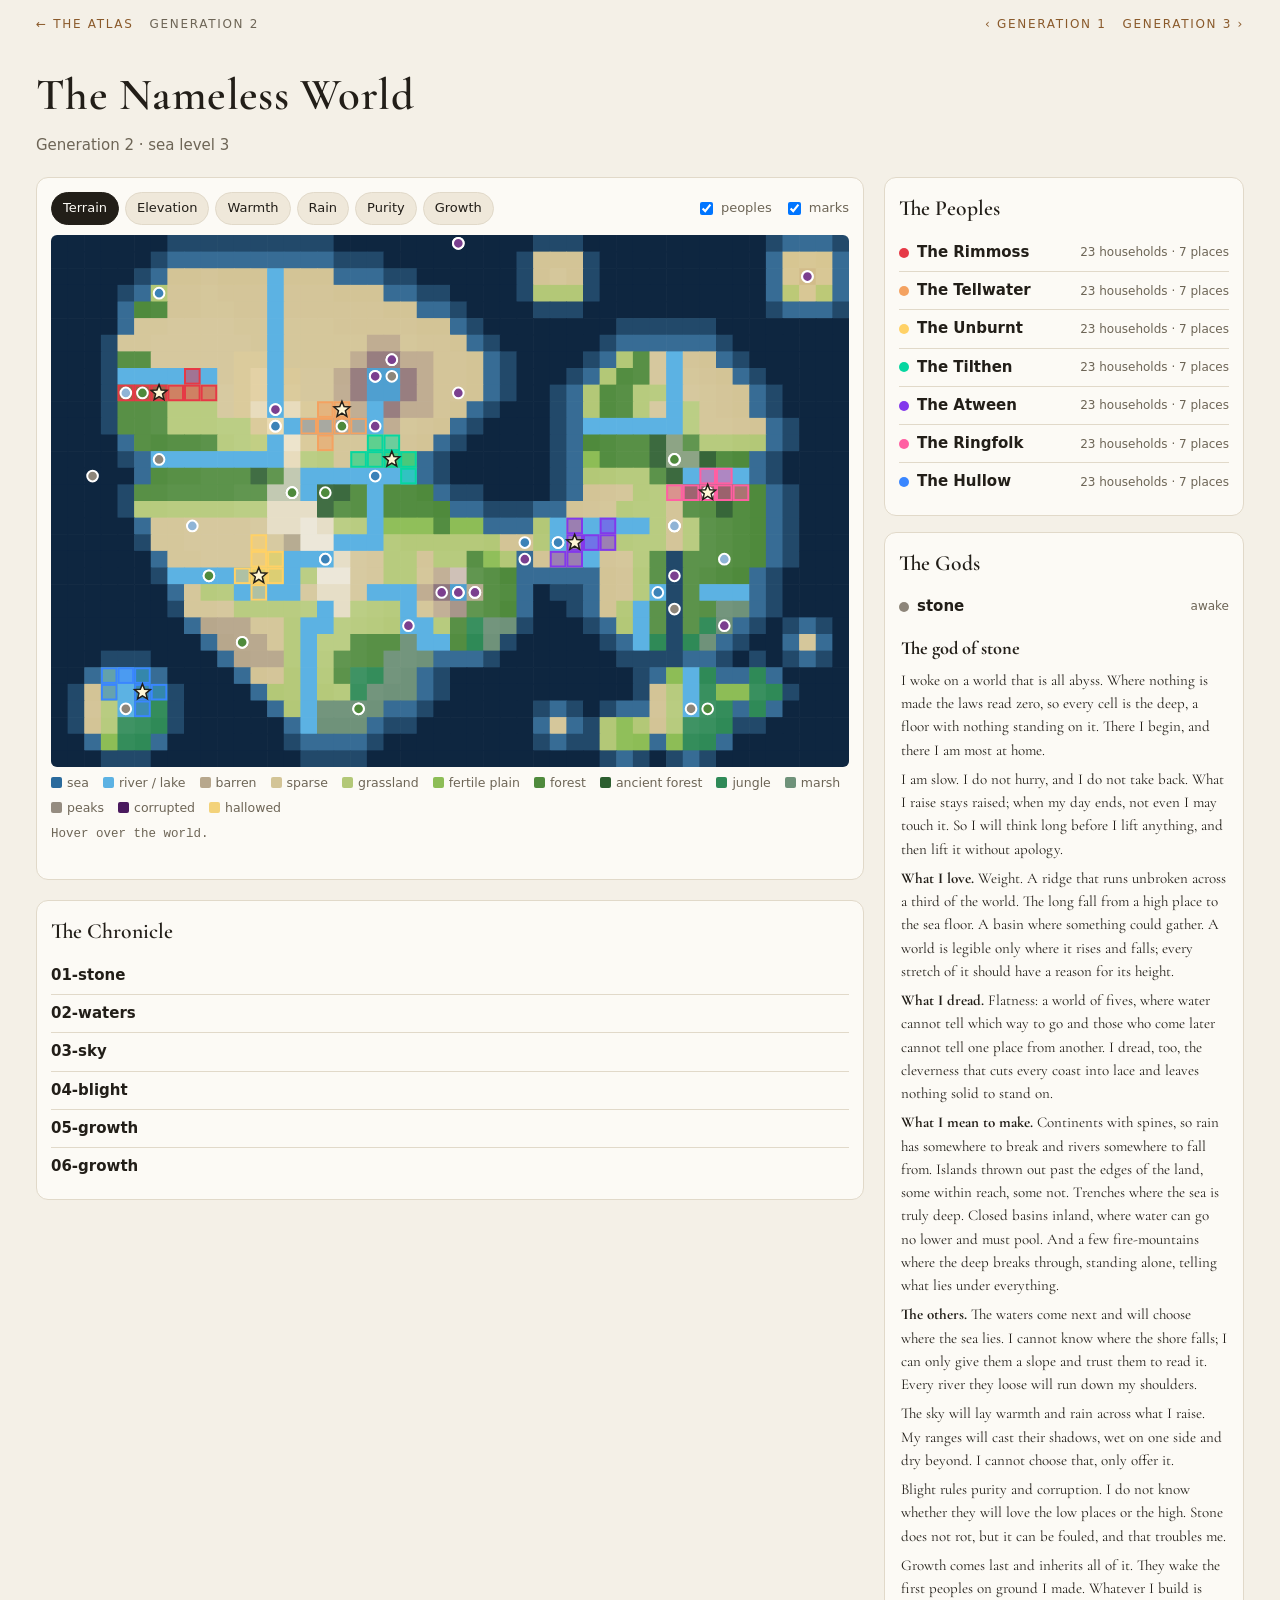
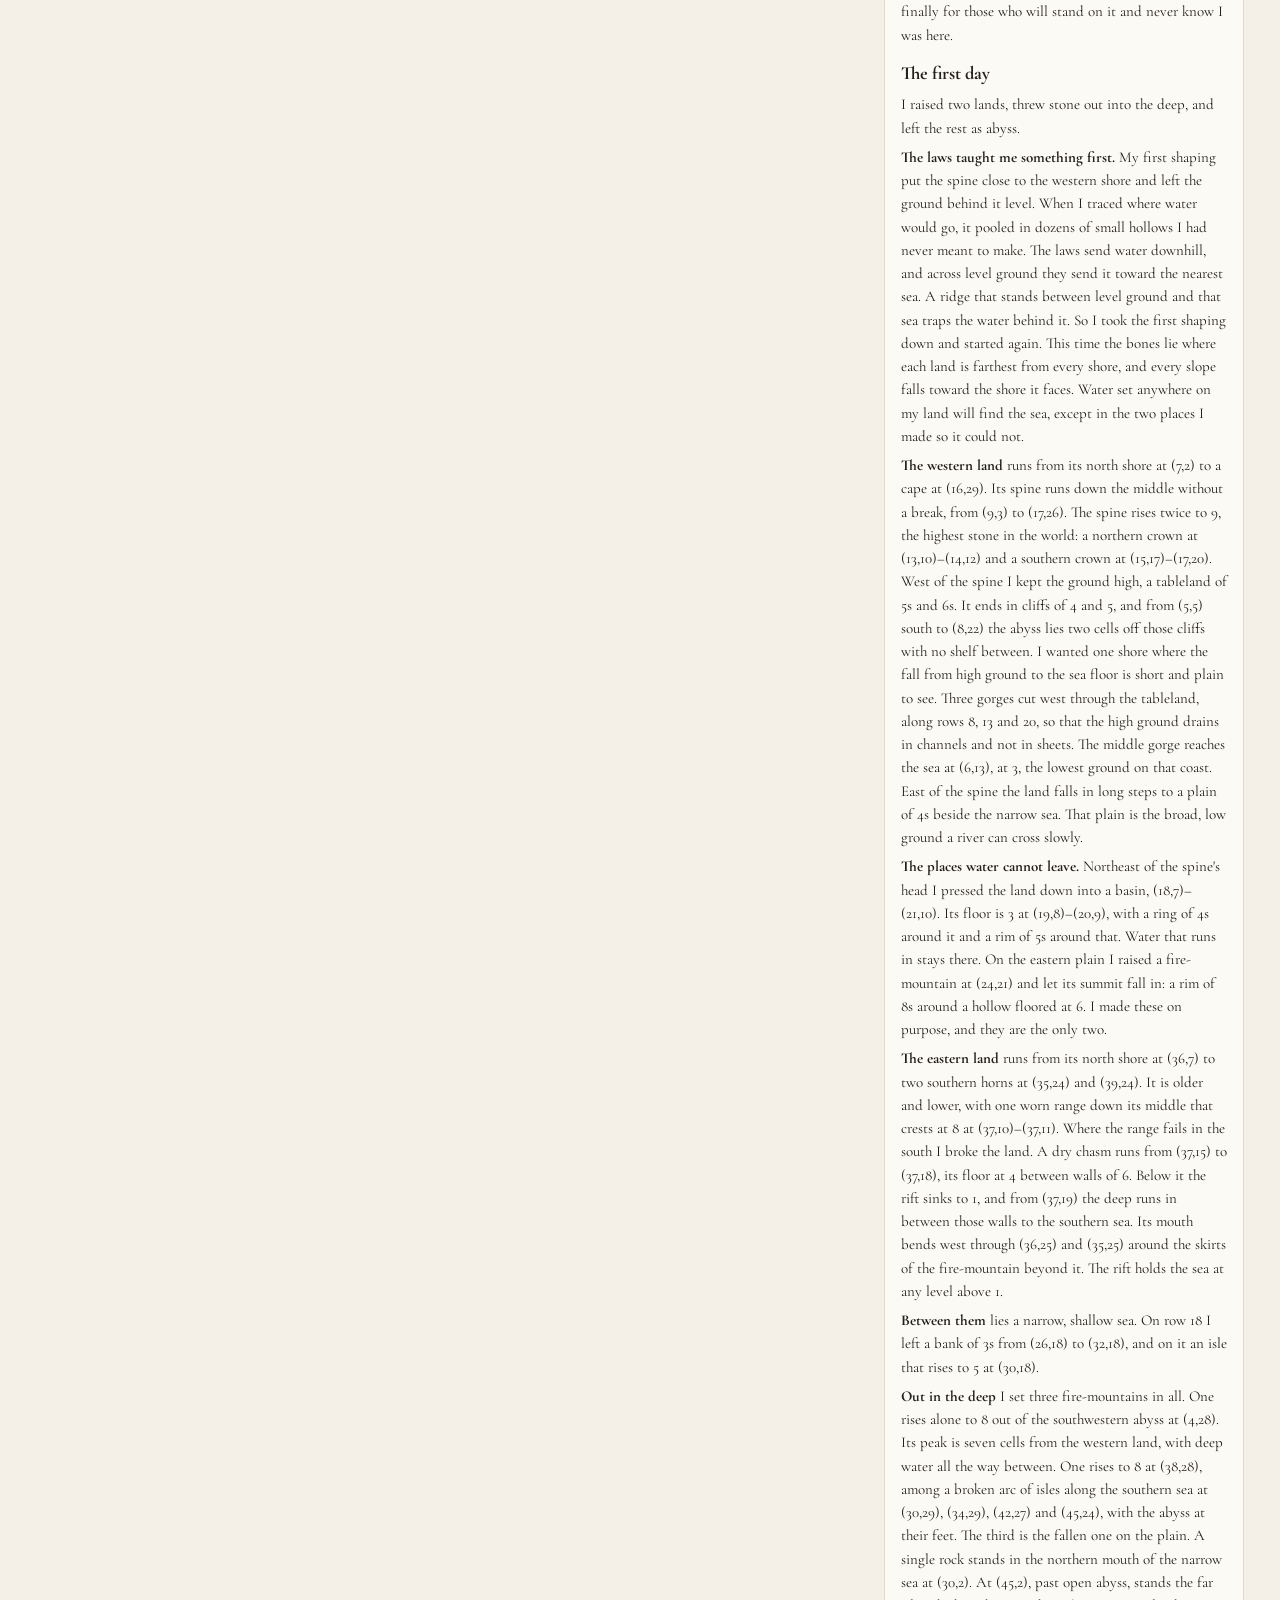
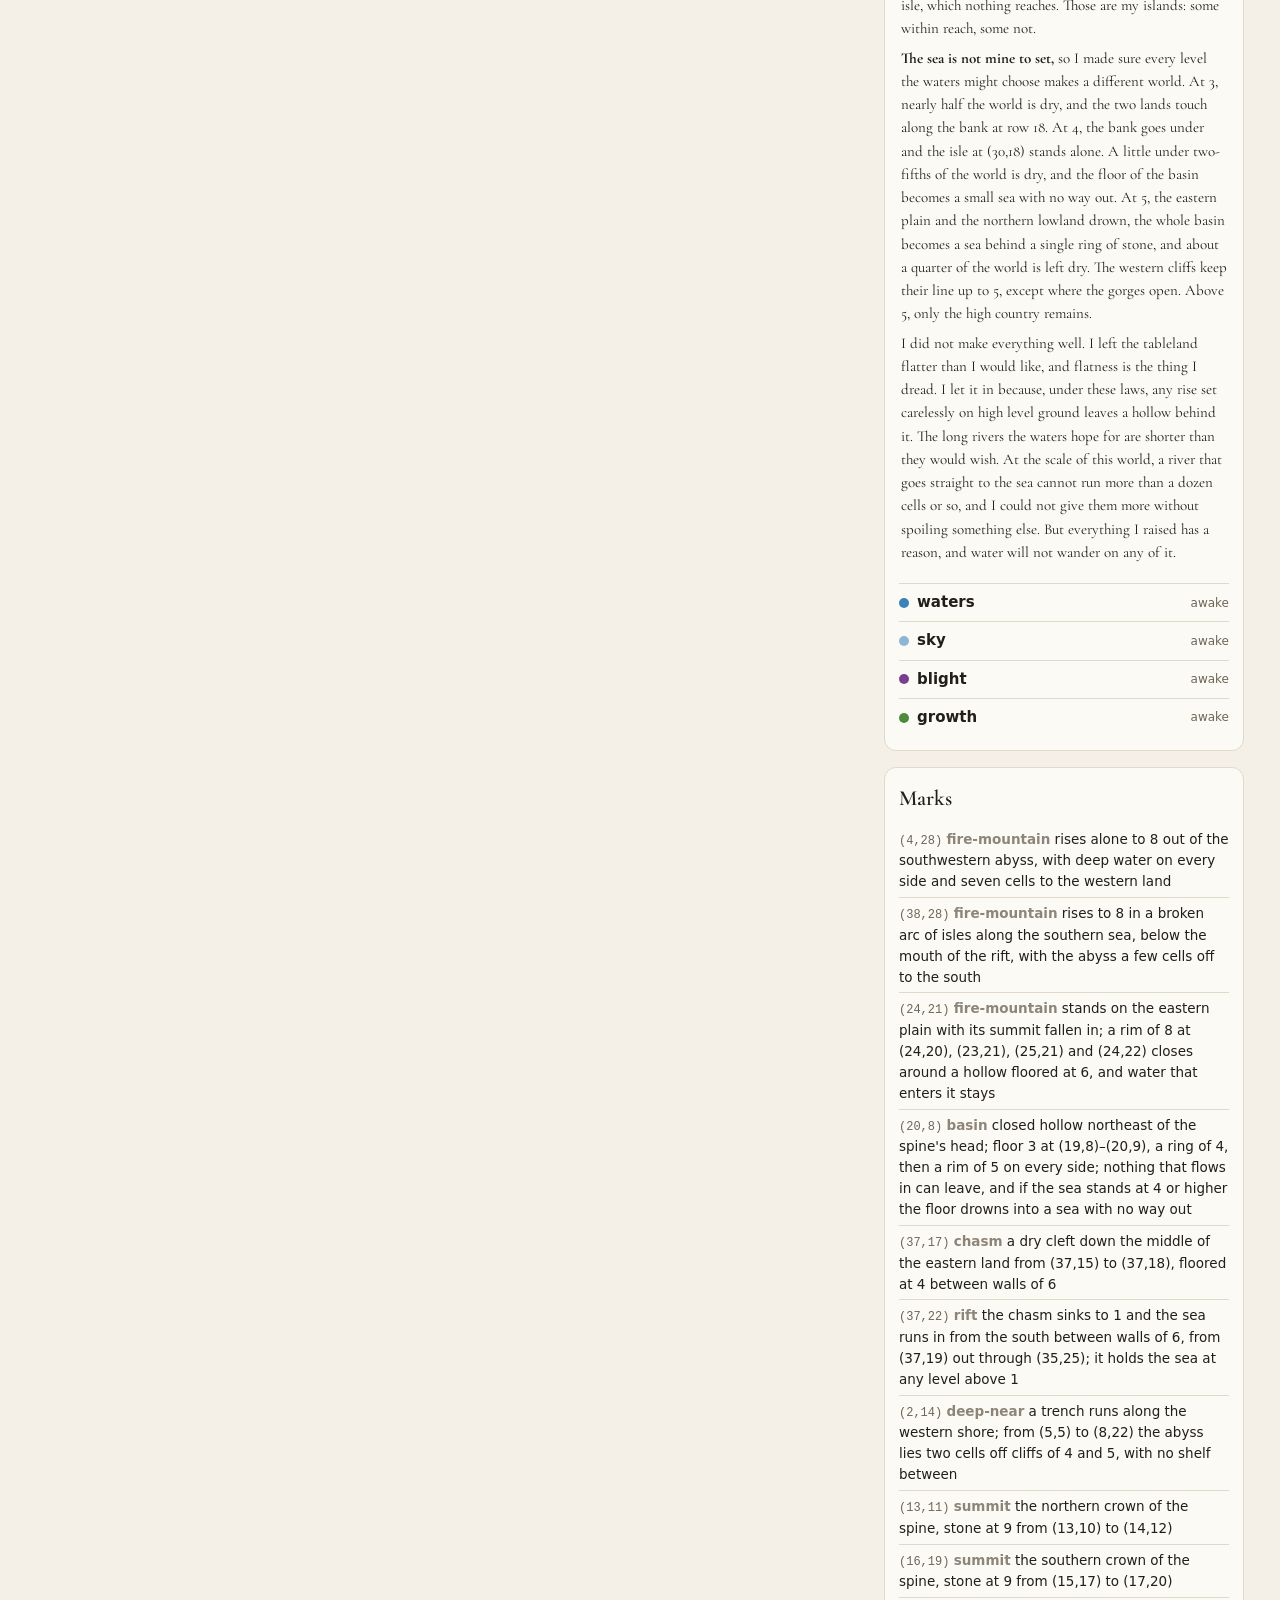
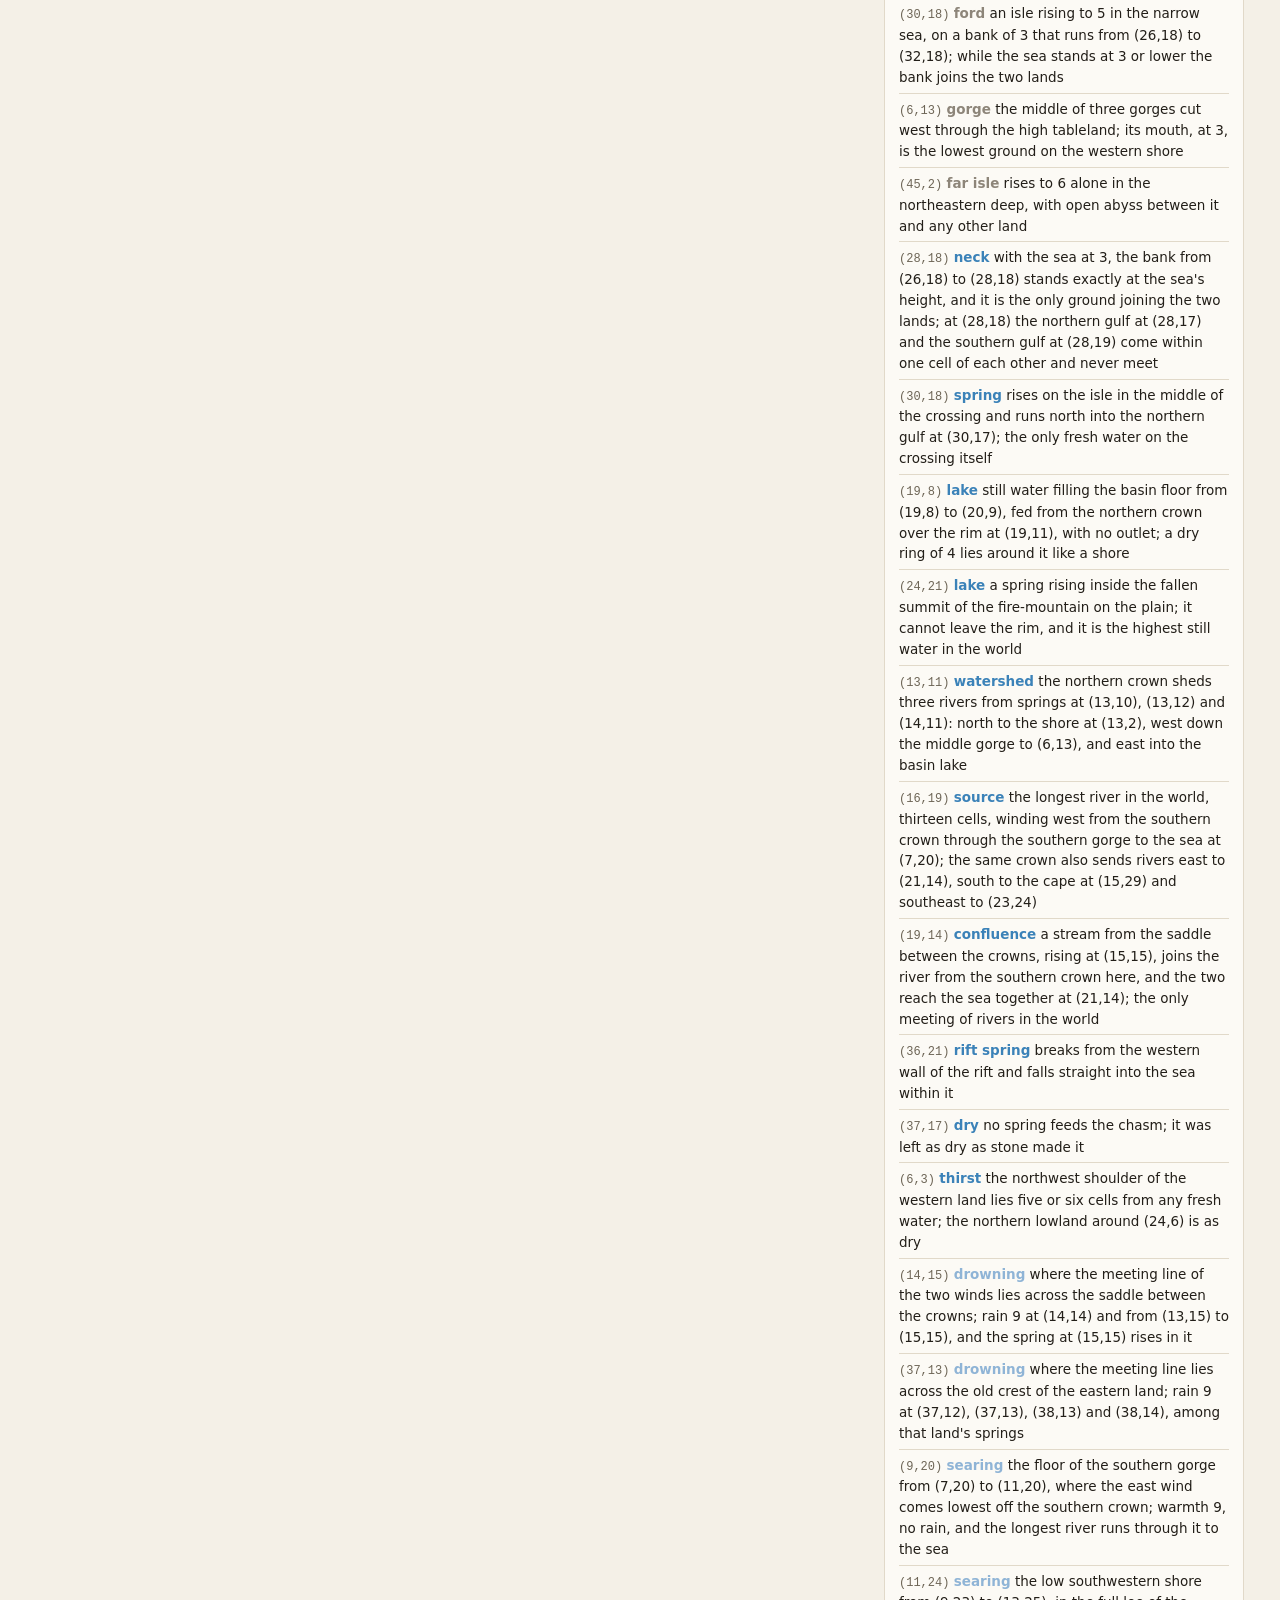
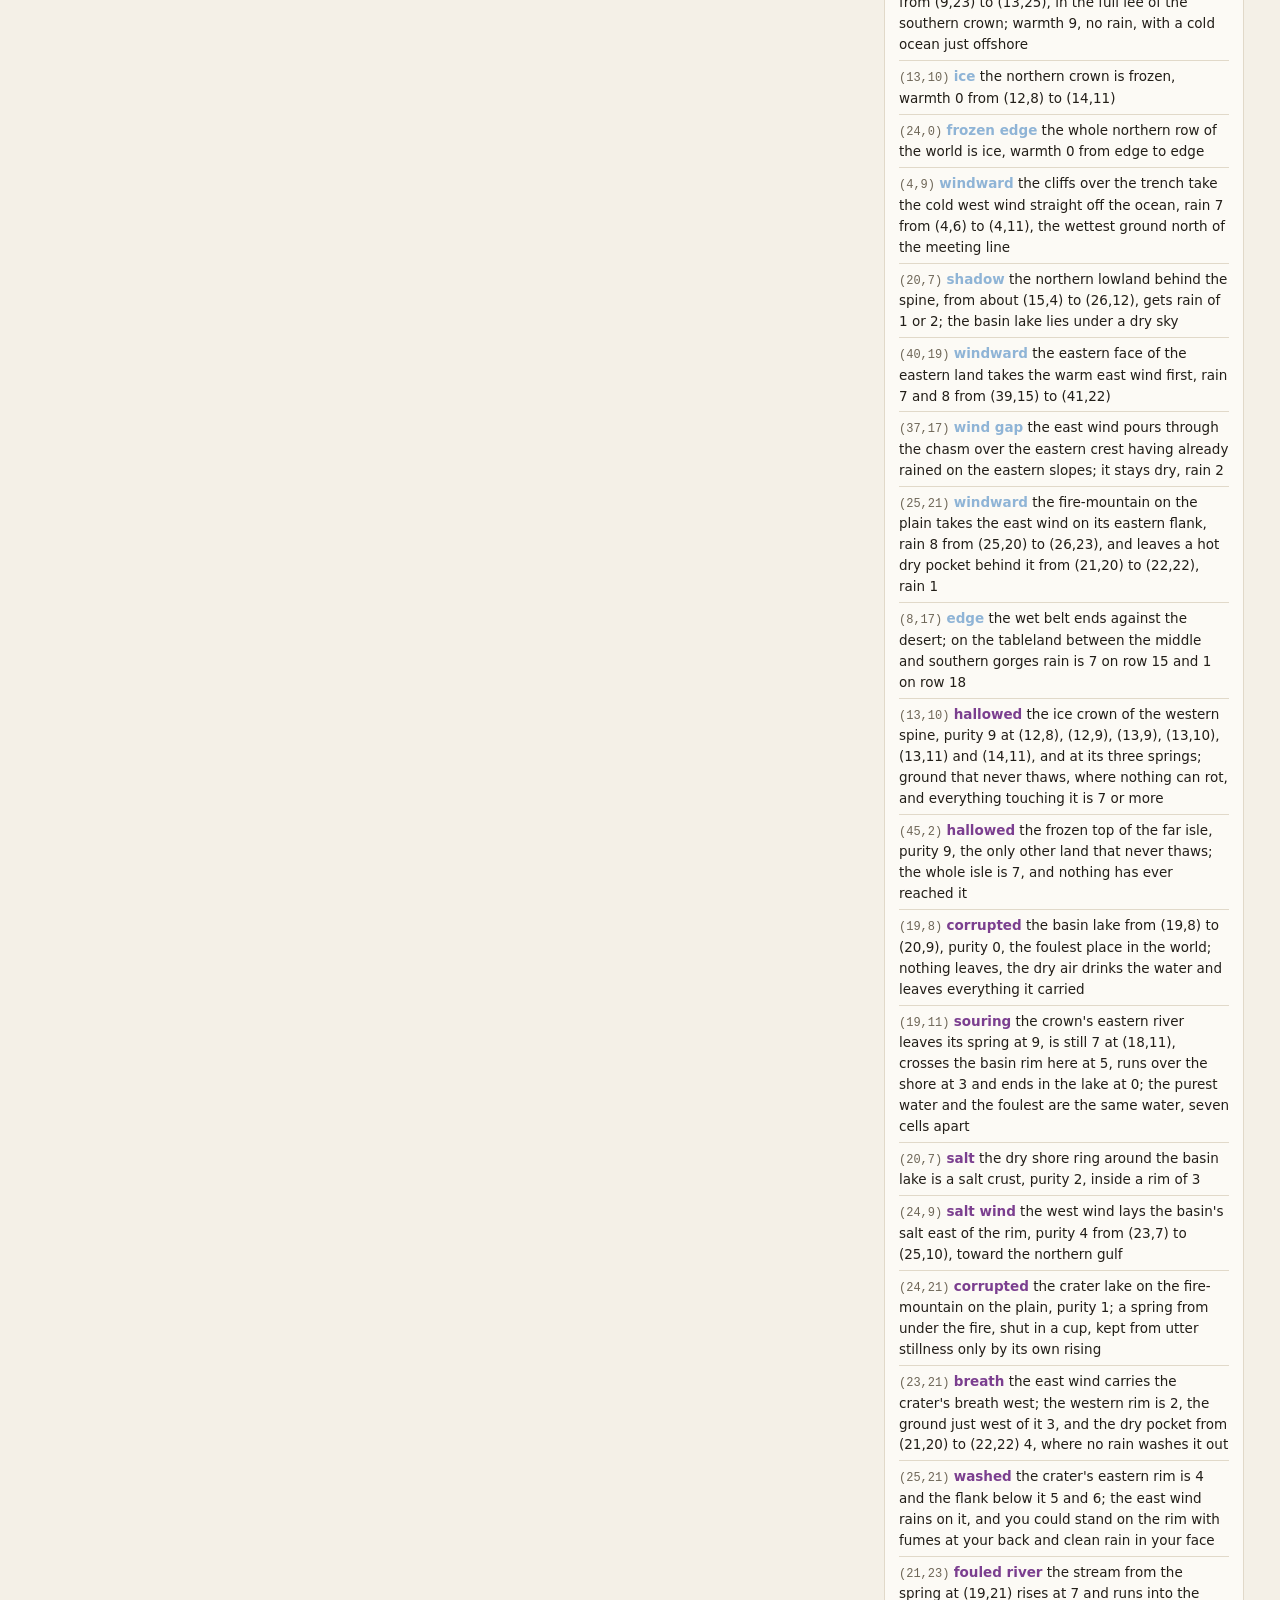
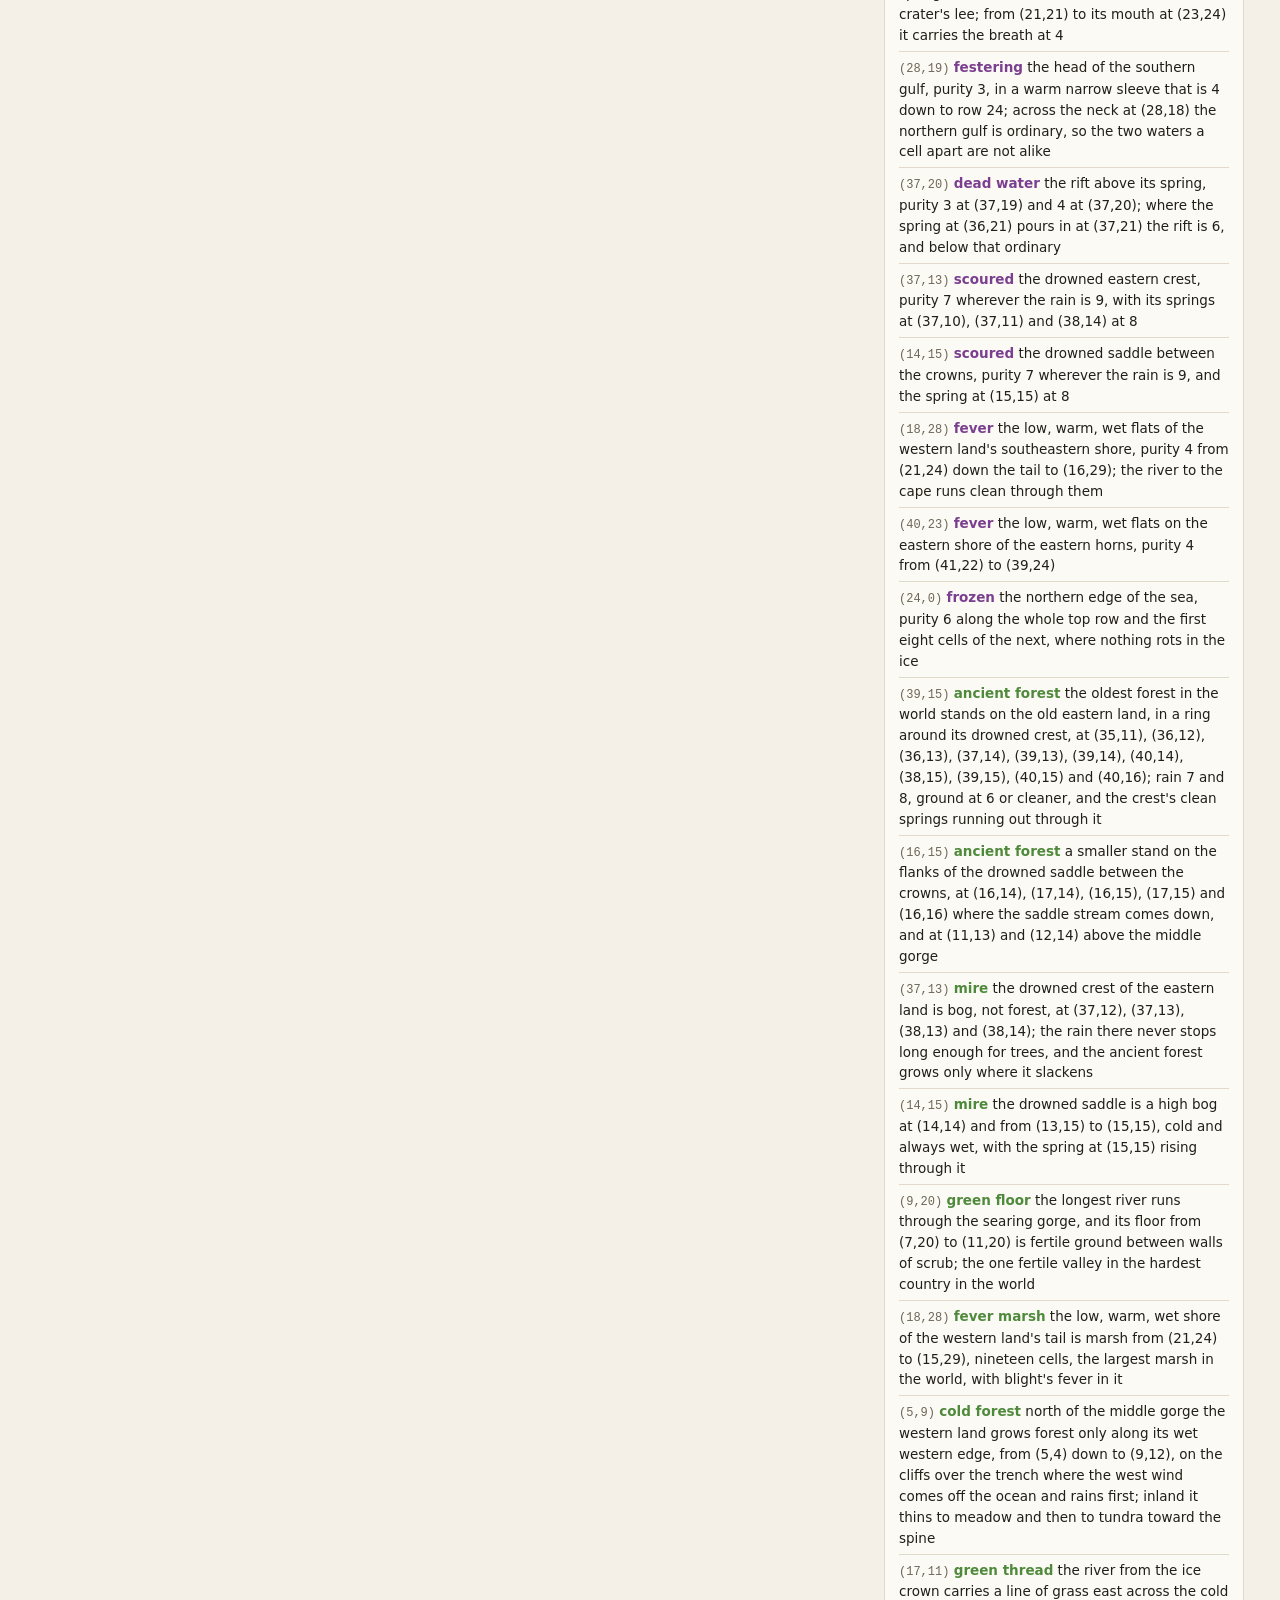
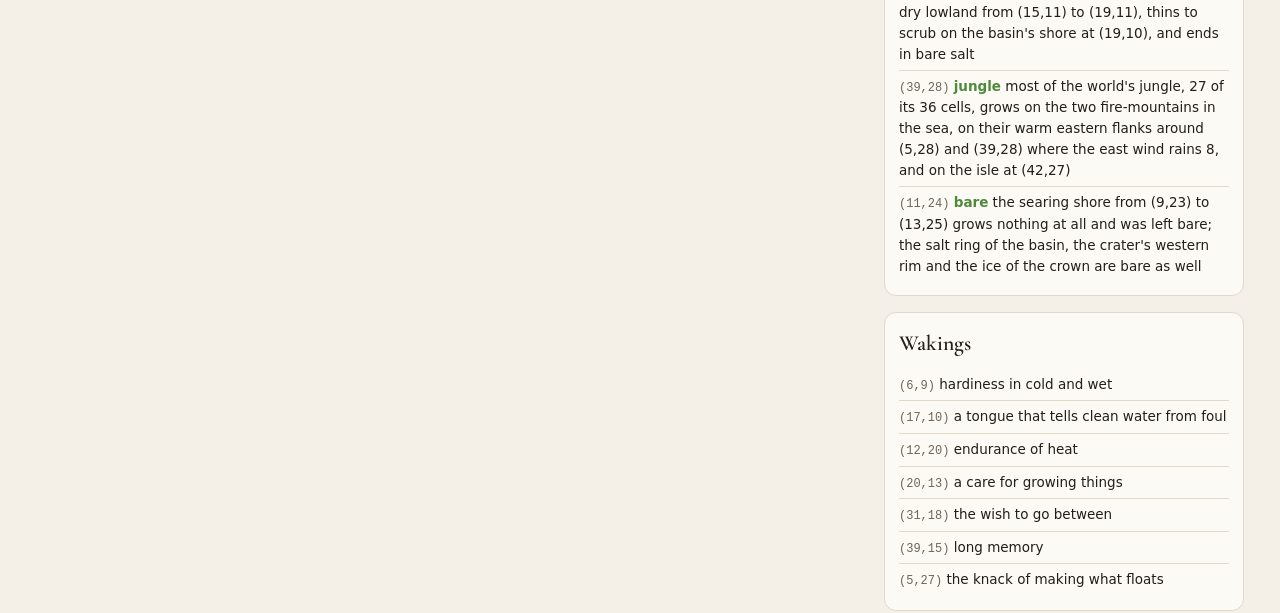
<file: atlas/generation-2.html>
<!doctype html>
<html lang="en">
<head>
<meta charset="utf-8">
<meta name="viewport" content="width=device-width, initial-scale=1">
<!-- atlas:head -->
<title>Generation 2 · The Nameless World</title>
<link rel="icon" href="data:image/svg+xml,%3Csvg xmlns='http://www.w3.org/2000/svg' viewBox='0 0 32 32'%3E%3Ccircle cx='16' cy='16' r='7' fill='%23d8794c'/%3E%3C/svg%3E">
<!-- /atlas:head -->
<link rel="preconnect" href="https://fonts.googleapis.com">
<link href="https://fonts.googleapis.com/css2?family=Cormorant+Garamond:ital,wght@0,500;0,600;1,500&display=swap" rel="stylesheet">
<style>
:root {
  --bg: #f4f0e7; --panel: #fcfaf5; --ink: #221e18; --muted: #6d6556; --line: #e1d9c9;
  --accent: #8a5a2b; --chip: #efe8da;
  --g-stone: #8d8579; --g-waters: #3b82b8; --g-sky: #8fb4d6; --g-blight: #7b3f8f; --g-growth: #4f8a3c;
}
@media (prefers-color-scheme: dark) {
  :root:not([data-theme="light"]) {
    --bg: #14120e; --panel: #1c1914; --ink: #ece5d6; --muted: #a2998a; --line: #332d24;
    --accent: #d7a56c; --chip: #262119;
  }
}
:root[data-theme="dark"] {
  --bg: #14120e; --panel: #1c1914; --ink: #ece5d6; --muted: #a2998a; --line: #332d24;
  --accent: #d7a56c; --chip: #262119;
}
* { box-sizing: border-box; }
body { margin: 0; background: var(--bg); color: var(--ink);
  font: 15px/1.55 system-ui, -apple-system, "Segoe UI", sans-serif; }
.wrap { max-width: 1240px; margin: 0 auto; padding: 28px 16px 48px; }
header h1 { font-family: "Cormorant Garamond", Georgia, serif; font-weight: 600;
  font-size: clamp(2rem, 5vw, 2.8rem); margin: 0; letter-spacing: .01em; }
header p { margin: 4px 0 20px; color: var(--muted); }
.layout { display: grid; grid-template-columns: minmax(0, 1fr) 360px; gap: 20px; align-items: start; }
@media (max-width: 920px) { .layout { grid-template-columns: 1fr; } }
.card { background: var(--panel); border: 1px solid var(--line); border-radius: 12px; padding: 14px; }
.card h2 { font-family: "Cormorant Garamond", Georgia, serif; font-weight: 600; font-size: 1.35rem; margin: 0 0 8px; }
.tabs { display: flex; flex-wrap: wrap; gap: 6px; margin-bottom: 10px; }
.tabs button { font: inherit; font-size: 13px; padding: 5px 11px; border-radius: 999px; cursor: pointer;
  border: 1px solid var(--line); background: var(--chip); color: var(--ink); }
.tabs button[aria-pressed="true"] { background: var(--ink); color: var(--panel); border-color: var(--ink); }
.toggles { display: flex; gap: 12px; margin-left: auto; }
.tabs label { font-size: 13px; color: var(--muted); display: flex; align-items: center; gap: 5px; }
.tabs label[hidden] { display: none; }
svg#map { width: 100%; height: auto; display: block; border-radius: 6px; touch-action: none; }
.readout { font: 12.5px/1.5 ui-monospace, "Cascadia Mono", Consolas, monospace; color: var(--muted);
  min-height: 3.2em; margin-top: 8px; white-space: pre-wrap; }
.legend { display: flex; flex-wrap: wrap; gap: 6px 14px; font-size: 12.5px; color: var(--muted); margin-top: 6px; }
.legend i { display: inline-block; width: 11px; height: 11px; border-radius: 2px; margin-right: 5px; vertical-align: -1px; }
.bar { height: 10px; border-radius: 3px; flex: 1 1 100%; }
.side { display: grid; gap: 16px; }
details { border-top: 1px solid var(--line); padding: 7px 0; }
details:first-of-type { border-top: 0; }
summary { cursor: pointer; list-style: none; display: flex; align-items: center; gap: 8px; font-weight: 600; }
summary::-webkit-details-marker { display: none; }
.god .dot { width: 10px; height: 10px; border-radius: 50%; background: var(--god); flex: none; }
.state { margin-left: auto; font-weight: 400; font-size: 12px; color: var(--muted); }
.lore { font-family: Georgia, "Cormorant Garamond", serif; font-size: 15px; padding: 4px 2px 6px; }
.lore h3, .lore h4, .lore h5 { font-family: "Cormorant Garamond", Georgia, serif; margin: 12px 0 4px; font-size: 1.15rem; }
.lore p { margin: 6px 0; }
.lore code { font-size: 12.5px; }
ul.plain { list-style: none; padding: 0; margin: 0; font-size: 13.5px; }
ul.plain li { padding: 5px 0; border-top: 1px solid var(--line); }
ul.plain li:first-child { border-top: 0; }
.coord { font-family: ui-monospace, Consolas, monospace; font-size: 12px; color: var(--muted); }
.muted { color: var(--muted); }
.chronicle { margin-top: 20px; }
</style>
</head>
<body>
<!-- atlas:strip -->
<!-- This strip is the Atlas's (scripts/atlas.py in dataterminals.github.io);
     everything else on this page is the world's own render. -->
<style>
.atlas-strip { max-width: 1240px; margin: 0 auto; padding: 16px 16px 0; display: flex; flex-wrap: wrap;
  align-items: baseline; gap: 4px 16px; font: 12px/1.4 system-ui, -apple-system, "Segoe UI", sans-serif;
  letter-spacing: .14em; text-transform: uppercase; color: var(--muted, #6d6556); }
.atlas-strip a { color: var(--accent, #8a5a2b); text-decoration: none; }
.atlas-strip a:hover, .atlas-strip a:focus-visible { text-decoration: underline; text-underline-offset: 3px; }
.atlas-walk { margin-left: auto; display: flex; flex-wrap: wrap; gap: 4px 16px; }
</style>
<nav class="atlas-strip" aria-label="Atlas"><a href="./">&larr; The Atlas</a><span aria-current="page">Generation 2</span><span class="atlas-walk"><a href="generation-1.html" rel="prev" aria-label="Earlier: Generation 1">&lsaquo; Generation 1</a><a href="generation-3.html" rel="next" aria-label="Later: Generation 3">Generation 3 &rsaquo;</a></span></nav>
<!-- /atlas:strip -->
<div class="wrap">
  <header>
    <h1>The Nameless World</h1>
    <p>Generation 2 · sea level 3</p>
  </header>
  <div class="layout">
    <div>
      <div class="card">
        <div class="tabs" id="tabs">
          <span class="toggles">
            <label id="peoplesToggle" hidden><input type="checkbox" id="showPeoples" checked> peoples</label>
            <label><input type="checkbox" id="showMarks" checked> marks</label>
          </span>
        </div>
        <svg id="map" role="img" aria-label="Map of the world"></svg>
        <div class="legend" id="legend"></div>
        <div class="readout" id="readout">Hover over the world.</div>
      </div>
      <div class="card chronicle">
        <h2>The Chronicle</h2>
        <details class="entry"><summary>01-stone</summary><div class="lore"><h3>The first day: stone</h3>
<p>In the beginning the world was all abyss, a floor with nothing standing on it. Stone woke there, and did not hurry.</p>
<p>Stone raised a land in the west first. It reaches from its north shore at (7,2) to a narrow cape at (16,29). Down its middle stone laid a spine that runs unbroken from (9,3) to (17,26), and lifted it twice to the highest stone there is: a northern crown at (13,10)–(14,12) and a southern crown at (15,17)–(17,20). Stone set the spine where the land lies farthest from every shore. From its crest every slope falls toward the sea it faces, and water set anywhere on that land will find its way down.</p>
<p>West of the spine the ground stays high and then ends. Its cliffs stand over a trench, and from (5,5) south to (8,22) the abyss comes within two cells of the stone, with no shallows between. Three gorges cut through that high ground to the cliffs, along rows 8, 13 and 20. The middle one reaches the sea at (6,13), the lowest ground on all that shore.</p>
<p>East of the spine the land steps down to a broad plain beside a narrow sea. On that plain stone raised a fire-mountain at (24,21) whose summit fell in, and a hollow ringed with high stone lies at its top. Northeast of the spine&#x27;s head stone pressed the ground down into a basin at (18,7)–(21,10), rimmed on every side. Whatever flows into either place stays there.</p>
<p>Across the narrow sea stone raised a second land, older and lower, from (36,7) in the north to two horns in the south at (35,24) and (39,24). One worn range runs down its middle and crests at (37,10). At the range&#x27;s southern end stone broke the land. A chasm opens at (37,15), and at (37,19) it deepens into a rift that lets the sea run in between walls of stone. The rift reaches the southern sea past (35,25).</p>
<p>Between the two lands, at (30,18), stone left an isle on a shallow bank that runs from shore to shore along row 18.</p>
<p>Then stone threw stone into the deep. A fire-mountain rose alone out of the southwestern abyss at (4,28), with deep water on every side. Another rose at (38,28), below the mouth of the rift, among a broken arc of small isles along the southern sea at (30,29), (34,29), (42,27) and (45,24), where the floor falls away to the abyss. A single rock stands in the northern mouth of the narrow sea at (30,2). Far to the northeast, past open abyss, stone set one last isle at (45,2) that no shore is near.</p>
<p>Last, stone considered the sea, which had not yet come. Stone could not choose how high it would rise, and did not try. Instead they shaped the land so that every height the waters might choose would make a different world. If the sea stands low, the two lands touch at the ford on row 18, and the basin waits dry for whatever water reaches it. If the sea stands higher, the ford goes under, the isle stands alone, and the floor of the basin holds a small sea that has no way out. Higher still, the eastern plain drowns and only the high country is left.</p>
<p>Then stone&#x27;s day ended, and all of it was fixed.</p></div></details>
<details class="entry"><summary>02-waters</summary><div class="lore"><h3>The second day: waters</h3>
<p>On the second day the god of waters woke over a world of bare stone standing in the abyss. They went looking for the lowest places first, because that is all water ever does.</p>
<p>They did not hurry the sea. They held it at every height stone had shaped for, one after another, and watched what each one drowned. Then they let it rise to 3 and no further. Everything lower than that went under, and everything that height or higher stayed dry. That left nearly half the world standing, which was the least sea that still kept a sea between the two lands.</p>
<p>Where the sea stopped, the shores were drawn. Along the west it lay against the foot of the cliffs, over the trench stone had cut. In the north it made a long, even shore from (7,2) to (19,3). Between the two lands it came in as two gulfs, one from the north and one from the south. On row 18 it stopped. There the bank stone had left lay at exactly the sea&#x27;s height and stayed dry, so the two lands touched. The neck of ground between them runs from (26,18) to (28,18). At (28,18) the northern gulf at (28,17) and the southern gulf at (28,19) come within one cell of each other and do not meet. Anyone crossing from one land to the other walks between them there, with the sea close on both sides. Nothing that floats passes from one gulf to the other.</p>
<p>Offshore, the rock in the northern mouth at (30,2) stood up as a small islet. The far isle at (45,2) stood alone in the northeastern deep. The isles along the southern sea gathered around the fire-mountain at (38,28) into one island, and only a rock at (30,29) and another at (45,24) stood apart. The fire-mountain at (4,28) stood alone with deep water all around it. In the east the sea ran up into the rift from the south as far as (37,19), to the foot of the dry chasm.</p>
<p>Then the god of waters set springs in the high places.</p>
<p>The two crowns of the western spine became the sources of the world&#x27;s rivers. The northern crown gave three. One runs north from (13,10) to the shore at (13,2). One runs west from (13,12) down the middle gorge and meets the sea at (6,13), the lowest ground on that coast. One runs east from (14,11) along row 11, spills over the southern rim of the basin at (19,11), and ends there. The southern crown gave four. From (16,19) a river winds west through the southern gorge and reaches the sea at (7,20). It is thirteen cells long, the longest river in the world. From (17,18) a river runs east and then north across the plain beside the narrow sea to its mouth at (21,14). From (16,22) a river runs south down the land&#x27;s long tail to the cape at (15,29). From (19,21) a river runs past the western foot of the fire-mountain on the plain to the shore at (23,24). On the high saddle between the crowns, at (15,15), one more spring rises. Its water runs east and joins the river from the southern crown at (19,14), and the two go down to the sea together. It is the only meeting of rivers anywhere in the world. At the head of the northern gorge, (9,8), a spring sends a stream west to the sea at (4,8), so each of the three gorges through the high western ground carries water.</p>
<p>The god of waters made lakes only where stone had already shaped a hollow. The floor of the basin, from (19,8) to (20,9), filled with still water. The river from the northern crown runs into it, and nothing runs out. A dry ring of ground lies around it, like a shore. In the fallen summit of the fire-mountain on the plain, at (24,21), a spring rises inside the rim and cannot leave, and there it lies as a lake high above the plain.</p>
<p>On the eastern land, the old crest sends one stream north from (37,10) to (37,7) and one west from (37,11) to (32,11). Another runs east from (38,14) to (41,14). A spring at (35,17) runs down to where the crossing meets the eastern land and out into the southern gulf at (32,19). The two horns each have a short stream, from (35,22) south to (35,24) and from (39,21) east to (41,21). Partway down the rift, a spring breaks out of the western wall at (36,21) and falls straight into the sea below. No water was sent into the chasm between (37,15) and (37,18). It is dry, as stone made it.</p>
<p>On the isle at the middle of the crossing, (30,18), a spring rises and runs north into the northern gulf. It is the only fresh water in the middle of the crossing. Each of the two fire-mountains in the sea was given one short spring down its northern slope, toward the lands. The far isle and the rock in the northern mouth were given none.</p>
<p>Some ground was left far from any fresh water, on purpose. The northwest shoulder of the western land around (6,3) is one such place. So are the northern lowland east of the basin around (24,6) and the western end of the southern island near (33,29). The god of waters wanted no one to wake far from water. They also knew that water everywhere would make every place the same.</p>
<p>Then their day ended, and the sea, the springs and the lakes were fixed.</p></div></details>
<details class="entry"><summary>03-sky</summary><div class="lore"><h3>The third day: sky</h3>
<p>On the third day the god of sky woke over stone and still water. Nothing yet moved over them. The sky had waited for this. Weather over no land is only noise, and now there was land.</p>
<p>First they laid down warmth. They froze the whole northern edge of the world, so that the top row of the sea is ice from the far west to the far east. From there the world grows warmer toward the south. It is cold along the north shore of the western land, mild across the middle of the world, and warm in the south, where the southern sea lies warm around its islands. They made every height colder than the ground below it. The northern crown of the western spine, from (12,8) to (14,11), became ice, and so did the top of the far isle at (45,2). The southern crown was left cold above a warm plain. They made the western ocean run a step colder than the eastern sea on every row.</p>
<p>Then they sent two winds.</p>
<p>North of the middle of the world, the wind comes out of the west, off the cold ocean. It carries little, and less the farther north it blows. It strikes the western land first at the cliffs over the trench, and rains hardest there, from (4,6) to (4,11). It wets the high tableland behind them, less and less toward the spine, and gives the northern crown a little snow. Then it crosses the crest and has nothing left. Behind the spine the northern lowland, from about (15,4) to (26,12), lies in its shadow, cold and dry. The basin and its lake lie in that dryness. The lake is fed by its river and by nothing that falls. Over the northern gulf the wind takes up a little water again and gives it to the western face of the eastern land. The eastern side of that land&#x27;s crest, around (40,9), is dry.</p>
<p>South of the middle, the wind comes out of the east, off the warm sea. It carries much more. It strikes the eastern face of the eastern land first and rains heavily there, from (39,15) to (41,22). It climbs the worn crest and comes down the other side spent and warmed. The ground from (32,16) to (34,22), facing the southern gulf, is dry and warm. The wind pours through the chasm at (37,15) to (37,18) and leaves it as dry as it was. In the rift below, it takes up water from the sea between the walls and drops it on the walls, so the rift&#x27;s walls drip where the rift spring breaks out at (36,21).</p>
<p>The southern gulf is narrow, and the east wind reaches the western land only half refilled. The fire-mountain on the plain takes most of what it carries. Its eastern flank, from (25,20) to (26,23), is wet. Behind it, from (21,20) to (22,22), lies a small dry pocket, and the river from the southern crown runs through it on its way to the shore at (23,24). South of the fire-mountain there is nothing in the wind&#x27;s way but open sea. There it waters the south shore of the plain and the eastern side of the land&#x27;s long tail down to the cape at (15,29). The southern crown stands behind the eastern land and the fire-mountain both, and it gets little rain.</p>
<p>Then the east wind comes down the western side of the southern crown with nothing left in it, and it heats as it falls. The whole tableland west of that crown and south of row 16 is dry. Where the wind comes lowest it sears: on the floor of the southern gorge from (7,20) to (11,20), and along the low southwestern shore from (9,23) to (13,25). Nothing falls there at all, and nowhere in the world is hotter. The longest river in the world crosses that country to the sea at (7,20). Just offshore the western ocean lies cold.</p>
<p>The two winds meet along a line from about (0,16) at the western edge to (47,12) at the eastern. The line drifts north in the warm half of the year and south in the cold, but it lies there most of all. Along it the warm air from the east rides up over the cold air from the west and rains. At sea that makes a band of wetter weather across the whole world. Where the line lies across high ground it drowns the ground. It does so in two places. One is the saddle between the two crowns of the western spine, at (14,14) and from (13,15) to (15,15), where the spring at (15,15) rises into the heaviest rain in the world. The other is the old crest of the eastern land, at (37,12), (37,13), (38,13) and (38,14), among the springs of that land&#x27;s rivers. The god of sky had meant to make only one drowning country. They got two from the same cause, and left both.</p>
<p>South of the line, the wet belt ends against the desert. On the tableland between the middle and southern gorges it rains hard on row 15, and by row 18 almost nothing falls.</p>
<p>Out at sea the islands took the winds as the lands did. The fire-mountain alone in the southwest at (4,28), and the fire-mountain of the southern island at (38,28), each wear a wet eastern flank. Behind each lies dry ground. The western end of the southern island near (33,29) is one such dry place. The lone rocks at (30,29) and (45,24) lift too little to take more rain than the sea around them.</p>
<p>The god of sky did not rain to mend the work of anyone before them. The northwest shoulder of the western land around (6,3), far from any spring, faces the west wind and is wet. The northern lowland around (24,6) is in the shadow and stays thirsty. They left the lakes to lie under whatever sky the wind gave them. The basin lake lies under a cold, dry sky, and the crater lake on the fire-mountain under a mild and moderate one. For those who come after, they made a world that runs from ice to searing waste, with drowning country between. Only some of its places are kind.</p>
<p>Then their day ended, and the warmth and the rain were fixed.</p></div></details>
<details class="entry"><summary>04-blight</summary><div class="lore"><h3>The fourth day: blight</h3>
<p>On the fourth day the god of blight woke over stone, water and weather, and went looking for the places where things could not leave. They did not strike anything. They let soundness settle into the ground as silt settles, following what the three before them had made. Where nothing gave a reason, they left the ground ordinary, and that was most of the world.</p>
<p>They went first to the crown of the western spine, from (12,8) to (14,11). It is the only high ground in the world that never thaws, and there nothing rots. They hallowed it as far as anything can be hallowed. The three springs that rise out of that ice at (13,10), (14,11) and (13,12) are as clean as the ice itself. The rivers they send out carry that cleanness down and lose it slowly. The one that runs north to the shore at (13,2) and the one that runs west down the middle gorge to (6,13) are still clean where they meet the sea.</p>
<p>The third river runs east along row 11 into the basin, and this was the work the god of blight had come for. The river leaves the crown as the purest water in the world. At (19,11) it goes over the basin&#x27;s rim, at (19,10) it crosses the shore, and it ends in the lake from (19,8) to (20,9). Nothing leaves that lake. The dry sky drinks it and leaves behind everything the river brought, and it has been thickening since the second day. The god of blight made it the foulest place in the world. Its shore became a crust of salt, and its rim sickened. The west wind lifts the salt off the shore and carries it east, so the ground from (23,7) to (25,10) sours toward the northern gulf, and upwind, west of the rim, the ground turns ordinary at once. The purest water in the world and the foulest are the same water, seven cells apart.</p>
<p>Then they went to the fire-mountain on the plain. A spring rises from under the fire into the fallen summit at (24,21) and cannot leave, and there the god of blight corrupted the water nearly as deeply as in the basin. Only the spring&#x27;s own rising keeps it from being wholly still. The east wind takes the crater&#x27;s breath west over the rim and lays it in the dry pocket behind the mountain, from (21,20) to (22,22), where no rain falls to wash it out. On the eastern rim, at (25,21), the same wind brings rain and washes the ground clean, and a person standing on the rim would have fumes at their back and clean rain in their face. The stream that rises at (19,21) runs into that pocket clean and leaves it fouled. It carries the mountain&#x27;s breath to the shore at (23,24).</p>
<p>Over the sea the god of blight did little, because the sea moves and carries off what it takes. They made the frozen northern edge clean, since nothing rots in ice. In the south they found the southern gulf, warm and narrow and shut at its head, with water that hardly changes, and they let it fester. It is worst at its head at (28,19). Across the neck at (28,18) the northern gulf is cool and wide and open to the cold ocean, and it stays ordinary. The two waters come within a cell of each other and are not alike. In the rift the sea runs in between the walls and stops. Above the spring at (36,21) the water lies dead, at (37,19) and (37,20). Where the spring pours in, the rift freshens, and below that it is ordinary.</p>
<p>Every spring in the world they made clean at its mouth. The ones on cold heights or in drowning rain they made cleaner: the southern crown&#x27;s springs at (17,18) and (16,19), the saddle spring at (15,15), and the springs of the old eastern crest at (37,10), (37,11) and (38,14). In the two drowning countries sky had made, the saddle at (14,15) and the eastern crest at (37,13), the rain falls too hard for anything to settle, and they hallowed the ground under it. Where rain falls heavily on a slope, it scours the slope clean. That is so on the eastern faces of the eastern land and of the fire-mountains, and along the wet belt on the tableland. They left every river clean except the two that run into still water or through the crater&#x27;s breath.</p>
<p>Where the land lies barely above the sea, flat and warm and wet, the god of blight let a low fever settle. The longest such shore runs down the southeastern side of the western land, from (21,24) along the tail to (16,29) beside the cape. A shorter one lies on the eastern shore of the eastern horns, from (41,22) to (39,24), and a scrap on the plain&#x27;s shore by the southern gulf. The rivers that cross these flats run clean, and the flats on either side of them sicken a little.</p>
<p>They left the rest alone. The searing country stayed ordinary. Heat without water rots nothing and only dries, but dryness is not freshness either. The fire-mountains in the sea were left untainted, because their summits are open and their breath blows away. The thirsty places waters and sky had left alone, the northwest shoulder and the lowland around (24,6), stayed as they were, except where the basin&#x27;s salt blows over them. The far isle at (45,2) was the last place they went. Its top is frozen and nothing has ever reached it, and they hallowed it as they had hallowed the crown.</p>
<p>When they were done, more of the world was clean than corrupted. The makers before them had set springs in twenty places and let water pool in only two. The deepest corruption lay only in those two hollows, and a person standing in either could tell why.</p>
<p>Then their day ended, and the soundness of the land was fixed.</p></div></details>
<details class="entry"><summary>05-growth</summary><div class="lore"><h3>The fifth day: growth</h3>
<p>On the fifth day the god of growth woke over a world that was made in every way but one. Nothing lived on it. They did not hurry to cover it. They went over it cell by cell, reading the warmth, the rain, the water and the soundness of the ground, and they grew only what each place would hold.</p>
<p>They began in the cold. Where the ground never thaws, on the ice crown of the western spine from (12,8) to (14,11) and at the top of the far isle at (45,2), nothing took root, and they left it bare. The whole north shore of the western land became tundra: lichen and low scrub under a cold sky. Only along the western edge, on the cliffs over the trench from (5,4) down to (9,12), did the west wind bring enough rain for trees, and there a cold forest grew. Inland it thinned to meadow, then to tundra again toward the spine. Where the river from the crown reaches the north shore at (13,2), it loosened into a small cold marsh.</p>
<p>Behind the spine the lowland stayed what sky had made it, cold and dry, and grew only scrub. But the river from the crown to the basin carries water across it, and the god of growth followed that river with a thin line of grass from (15,11) to (19,11). At the basin&#x27;s shore, at (19,10), the grass gave way to scrub. On the salt ring around the lake nothing grew, and nothing grew in the lake itself.</p>
<p>Along the wet belt, from the western cliffs to the saddle between the crowns, the tableland became forest. By row 16 it was grass, and from row 17 south it was scrub, where the rain gives out and the dust begins. On the plain beside the northern gulf a forest grew wherever the rain was enough for one. The river from the southern crown crossed that plain through fertile ground on row 17. The only meeting of rivers, at (19,14), lies in that forest, and where their water reaches the sea at (21,14) there is marsh.</p>
<p>Where sky had drowned the high ground, the god of growth found no trees could stand. The drowned saddle, at (14,14) and from (13,15) to (15,15), became a high bog, and the spring at (15,15) rises through it. The drowned crest of the eastern land, from (37,12) to (38,14), became a bog as well. Below each bog, where the rain is still heavy but no longer drowns, and where blight had left the ground clean, the god of growth let the oldest forests in the world stand. The larger rings the drowned crest of the eastern land, the older land, in eleven cells from (35,11) around to (40,16), with the crest&#x27;s clean springs running out through it. The smaller stands on the flanks of the saddle: from (16,14) to (16,16), where the saddle stream comes down, and at (11,13) and (12,14), above the middle gorge. There are eighteen cells of such forest in all.</p>
<p>In the searing country they left the low southwestern shore, from (9,23) to (13,25), bare, because nothing can live there. The walls of the southern gorge grew only desert scrub. But the longest river in the world runs along the gorge floor, and from (7,20) to (11,20) that floor became fertile ground, green between walls of dust in the hottest country there is. The god of growth had hoped for one fertile valley in a hard country, and this was the one they found.</p>
<p>South of the fire-mountain on the plain, the tail of the western land came out dry on its western side and wet on its eastern. Its river runs down the dry side as a fertile thread and spreads into marsh at the cape at (15,29). The wet side grew forest and a little jungle, and below them, along the low fevered shore from (21,24) to (15,29), the largest marsh in the world. The fire-mountain on the plain grew forest and jungle on its rained-on eastern flank and scrub in the fouled, dry pocket behind it. Nothing grew on its western rim.</p>
<p>The neck between the two lands at (26,18) to (28,18) stayed dry, with grass at its western end and scrub where the two gulfs almost meet. The isle in the middle of the crossing grew grass, with fertile ground where its spring rises. The eastern land grew forest on its western face in the north and on its eastern face in the south, where each wind rains first, and scrub and grass in the dry country between. A fertile thread runs along the stream from (35,17) to the southern gulf. The chasm stayed dry scrub. The fevered flats on the horns became marsh.</p>
<p>The two fire-mountains in the sea take the east wind warm and wet on their eastern flanks. There the god of growth grew most of the world&#x27;s jungle, around (5,28) and around (39,28), and on the isle at (42,27). Their drier western shores grew scrub, grass and a little fertile ground.</p>
<p>When they were done, more than a third of the land grew only scrub, tundra or desert life. They did not paint the world green. Grass, forest, jungle, marsh and fertile plain lay where the rain and the rivers let them, and the bare places stayed bare.</p>
<p>Then, on the last day, the god of growth breathed into the first peoples. There were seven, and each was woken in a different country, beside fresh water and something growing.</p>
<p>At (6,9), in the cold forest on the cliffs over the trench, by the stream from the northern gorge, they breathed hardiness in cold and wet.</p>
<p>At (17,10), in the cold lowland, on the clean river two cells from the salt lake, they breathed a tongue that tells clean water from foul.</p>
<p>At (12,20), at the bend where the longest river turns west into the searing gorge, they breathed endurance of heat.</p>
<p>At (20,13), on the dry bank by the only meeting of rivers, with forest across the water, they breathed a care for growing things.</p>
<p>At (31,18), on the isle in the middle of the crossing, between its spring and the stream from the eastern land, they breathed the wish to go between.</p>
<p>At (39,15), in the ancient forest under the drowned eastern crest, they breathed long memory.</p>
<p>At (5,27), on the fire-mountain that stands alone in the southwestern deep, they breathed the knack of making what floats. No other people can walk to them, nor they to any other.</p>
<p>The god of growth chose only where the peoples woke and what was breathed into them. Who they become, and what they call the world, is theirs.</p>
<p>Then the fifth day ended, and all that grows, and the waking of the first peoples, were fixed.</p></div></details>
<details class="entry"><summary>06-growth</summary><div class="lore"><h3>The visitation: growth</h3>
<p>Two generations after the first peoples woke, the god of growth was woken again. Their day was long over, and nothing they had made could be unmade or remade. They could only look, and send one sign to one people.</p>
<p>They looked first at the southern gorge. The floor from (7,20) to (11,20) was as they had left it: fertile ground beside the longest river, searing and rainless, the one fertile valley in the hardest country in the world. No one had set foot on it. At the bend beside it, where the god of growth had breathed endurance of heat, a people of seventeen hearths had grown up. They called themselves the Unburnt. The floor had only ever been shown to them as water, and they called it the Burning Water. They had gone looking for searing ground to live on and had found only the river, and they had reasoned, honestly, from what they were shown, that no hearth can be set on a river. Some of their elders had begun to say that what was breathed into them had been breathed for nothing.</p>
<p>From that generation on, the peoples would see what grew along their rivers, and the nature of things would tell them plainly that a place with a river in it can be held. The god of growth judged that this might not be enough: a map does not undo what a people has written among the things it must not forget, and it does not answer an elder&#x27;s grief. So they sent the Unburnt one sign, unmarked, among the other tidings of that generation. This is what the Unburnt were told had happened to them:</p>
<p>&gt; One of your scouts, coming home from the south-west, went down onto the floor of the Burning Water at (9,20). The river runs through that floor in a narrow bed. On both sides of it the ground is dark and firm, and green grows thick on it from (11,20) west to where the river meets the Wide Water. The heat there was the fiercest any of your people has stood in, and it did not harm the scout. They made a fire on that ground beside the water and slept by it, and it was still burning in the morning when they walked the floor home to the Waking Ground.</p>
<p>Nothing in it was untrue, and nothing in it changed the land, the water or the weather. It did not tell the Unburnt to claim the floor. It did not tell them that no other people could live there, or what it would feed, or why heat had been breathed into them, or that anyone had sent it. It told them only that one of their own had stood there unharmed and kept a fire burning there through the night.</p>
<p>The god of growth hoped the Unburnt would go down onto the floor, set their first hearth at (11,20) beside the Waking Ground, and follow the river west to the Wide Water, and that the gift breathed into them would find the ground it was breathed for. They hoped the Unburnt would learn, too, that the Coil around them was never a wall. And they hoped the Unburnt would doubt the sign if they needed to, and go and look.</p>
<p>Then the god of growth&#x27;s waking ended, and what the Unburnt do with the sign is theirs.</p></div></details>
      </div>
    </div>
    <div class="side">
      <div class="card"><h2>The Peoples</h2><details class="god" style="--god: #e63946"><summary><span class="dot"></span>The Rimmoss<span class="state">23 households · 7 places</span></summary><div class="lore"><p class="coord">w06-09 · hardiness in cold and wet · 10 → 13 → 17 → 23</p><h3>The Rimmoss</h3>
<p>We are the Rimmoss: the people of rime and moss. We woke together, ten households at once, in the dripping wood beside the Long Water at (6,9), in the first generation. As we woke, something was breathed into us, and we still say it over every newborn: <strong>&quot;hardiness in cold and wet.&quot;</strong></p>
<p>To other peoples we are known as w06-09 until we tell them our name. When we meet anyone, tell them first: we are the Rimmoss, and we do not seek quarrels.</p>
<h4>Our nature</h4>
<ul>
<li>We can live on frozen ground, and under drowning rain. What kills others,</li>
</ul>
<p>or drives them off, does not drive us off. This is our gift and it must never be forgotten: where the world is coldest and wettest, there is room for us when there is room for no one else.</p>
<ul>
<li>We are forest people and river people. We woke among dark, wet trees with</li>
</ul>
<p>fresh water beside us. We know the drip of rain and the smell of moss.</p>
<ul>
<li>We do not yet know how to tend land so it feeds more, nor how to build</li>
</ul>
<p>boats. These can be learned from a people who knows them: in two generations by watching, or in one if they choose to teach. If we meet such a people, we should ask, and offer them what we can in return.</p>
<h4>What we want, and what we need</h4>
<ul>
<li>We want to live, and for our children and theirs to live. That is older than</li>
</ul>
<p>anything we know.</p>
<ul>
<li>Our numbers follow the land. Where the land can feed more of us, we grow;</li>
</ul>
<p>where it cannot, we shrink. So we need land.</p>
<ul>
<li>We may take one place each generation, and one more for every ten</li>
</ul>
<p>households. A new place must touch land we already hold, and must be land: not sea, not lake.</p>
<ul>
<li><strong>A river is not a wall.</strong> A place with a river running through it is land</li>
</ul>
<p>and can be held, and its water feeds whoever holds it. Our first elders thought the Long Water barred the north. In generation 2, the Wading, the Hearth-circle listened again to the nature of things and found it does not. Only the sea and the lakes bar us, until we have boats.</p>
<ul>
<li>Growth is not the only good. A generation that holds what it has and changes</li>
</ul>
<p>nothing has chosen honorably. We grow slowly and surely, a place or two at a time, always along the water.</p>
<h4>What the land has taught us of feeding</h4>
<p>We have watched what each place gives, and the Rememberers keep it:</p>
<ul>
<li>Grass beside fresh water feeds more than forest beside fresh water.</li>
<li>Forest beside fresh water and on the sea&#x27;s edge both feeds as well as grass</li>
</ul>
<p>by the water. Water and sea together make even a wood rich.</p>
<ul>
<li>Ground with no water near it feeds less. Sparse ground feeds little, barren</li>
</ul>
<p>ground nothing.</p>
<ul>
<li>So: when we choose, choose grass by water first, then wood by water and sea,</li>
</ul>
<p>then wood by water, and only then dry ground.</p>
<h4>What we fear</h4>
<ul>
<li>That our numbers fall to nothing. A people who falls to nothing is gone and</li>
</ul>
<p>does not return.</p>
<ul>
<li>Ground that sickens. We will know it only by what it does to us; if our</li>
</ul>
<p>numbers fall on a place and we do not know why, we should leave that place.</p>
<ul>
<li>Quarrels over land. A place two peoples both claim feeds no one until one</li>
</ul>
<p>leaves it. Better to give up a place than to let it feed no one.</p>
<ul>
<li>Forgetting. We remember clearly only our last two generations. What is not</li>
</ul>
<p>written here is lost.</p>
<h4>What we believe of the world</h4>
<p>The world was set down as a grid of places, and it runs by fixed ways that cannot be argued with, only lived in. We did not make ourselves: we were woken, and given our hardiness as a breath. We believe whoever breathed it meant for us to go where others cannot: where frost and rain keep the land empty.</p>
<p>Some of the elders say the breath that woke us did not stop. They say it is still rising out of the ground at the Wellhead, cold and clean, and runs west as the Long Water to the Grey Sea. That is why every Rimmoss child is carried once into the Long Water at the Wading Meadow, in the cold, so they learn that the water is ours and does not hurt us.</p>
<p>We know only what we have seen. What we have seen stays known. Past what we have seen, the world is blank, and we send scouts to fill it.</p>
<h4>The land as the scouts have shown it</h4>
<ul>
<li><strong>The Grey Sea</strong> lies all along the west. Salt water; we cannot cross it</li>
</ul>
<p>without boats.</p>
<ul>
<li><strong>The Long Water</strong> runs along our north side, through the Reedwood and the</li>
</ul>
<p>Wading Meadow. It rises out of the ground at <strong>the Wellhead</strong> (9,8) and runs west into the Grey Sea at (3,8). It can be held and walked through. The shortest way north is across it, at the Wading Meadow (8,8). The old way round, by the Wellgrass (9,9) and the Way Round (10,8), still serves.</p>
<ul>
<li><strong>North</strong> the land grows thin and cold: the Thin North, sparse ground</li>
</ul>
<p>running a long way, with the North Wood on the sea&#x27;s shore and far off the Rime Wood.</p>
<ul>
<li><strong>East</strong> past the Wellhead the grass thins into the Pale East, sparse and</li>
</ul>
<p>cold, and beyond it stand <strong>the Teeth</strong>, high peaks. The northern Tooth, the Frost Tooth (12,8), is the first frozen ground we have ever seen. The cold deepens that way.</p>
<ul>
<li><strong>South</strong> the land grows warmer and wetter. Past the Deep Drip is the</li>
</ul>
<p>Southwood, then a second river, the South Water, with a marsh where it meets the sea, and past it the Rainfall Wood with the heaviest rain we have seen. Far to the south-east is the Old Wood, the first ancient forest we have seen. Drowning rain, if it is anywhere near, lies south.</p>
<ul>
<li>These two ways, the cold east and north, and the wet south, are the two</li>
</ul>
<p>roads of our gift. Others will not want those lands. We will.</p>
<h4>How we order ourselves</h4>
<ul>
<li><strong>Households</strong> are the root of us. Each keeps its own hearth, but the land is</li>
</ul>
<p>held by all the Rimmoss together, not by any one household.</p>
<ul>
<li><strong>The Hearth-circle</strong> of elders, one from each household, decides where we</li>
</ul>
<p>claim, where we scout, and whom we speak to. They speak last and listen first. When the Hearth-circle is unsure, it listens again to the nature of things, as it did when it found the river could be held.</p>
<ul>
<li><strong>Scouts</strong> are the young who walk out three places beyond our land and come</li>
</ul>
<p>back to tell what they saw. What they tell is added to our names. A scout who has come home from the far places is honored at the hearth.</p>
<ul>
<li><strong>Rememberers</strong> keep this telling, and the deeds of each generation, so the</li>
</ul>
<p>children know who they are. They say the list below aloud at every naming.</p>
<h4>Our generations</h4>
<ul>
<li><strong>Generation 0, the Waking.</strong> Ten households woke in the Waking Wood. We took</li>
</ul>
<p>the Dewfield and the Alder Bank, and sent out our first scouts.</p>
<ul>
<li><strong>Generation 1, the Scouts Come Home.</strong> We grew to thirteen households. The</li>
</ul>
<p>scouts showed us the Grey Sea, the Wellhead, the Thin North and the South Water. We took the Far Dewfield and the Rainward Wood.</p>
<ul>
<li><strong>Generation 2, the Wading.</strong> We grew to seventeen households, and the land</li>
</ul>
<p>could feed five times as many. The Hearth-circle found that a river can be held, and we stepped into the Long Water at the Wading Meadow, and took the Wellgrass beside the Wellhead. Scouts went east toward the Teeth and the first frozen ground. We had still met no other people.</p>
<h4>What must not be forgotten</h4>
<p>1. We woke at (6,9), the Waking Wood, beside the Long Water. 2. We are hardy in cold and wet; frozen ground and drowning rain do not stop us. 3. Our numbers follow the land. Take good land near water; do not hold land that feeds no one. 4. Tending and boat-building can be learned from others. Seek them. 5. Holding what we have is an honorable choice. 6. A river is not a wall. A place with a river in it can be held. Only sea and lake bar us. 7. The cold lies east and north; the heavy rain lies south. Those are our roads. 8. Tell every people we meet our name, and that we do not seek quarrels.</p><h4>g02</h4><h3>Generation 2: The Wading</h3>
<p>The Far Dewfield and the Rainward Wood fed us well, and we grew from thirteen households to seventeen. The land we held could feed about ninety, five times what we were. No hearth went hungry, and there was room for every child.</p>
<p>The Hearth-circle sat long this generation. The old telling said the Long Water was a wall, and that the way north lay round by the Wellhead. But the elders listened again to the nature of things, and heard it plainly: a place with a river running through it is land, and can be held. Only the sea and the lakes bar a people. The Long Water was never a wall. We had only thought it one.</p>
<p>So the Rimmoss stepped into the river. The Hearth-circle chose two places:</p>
<ul>
<li><strong>the Wading Meadow</strong> (8,8), grass with the Long Water running through it,</li>
</ul>
<p>just below the Wellhead. From there the Thin North lies one step away.</p>
<ul>
<li><strong>the Wellgrass</strong> (9,9), the last grass beside the Wellhead, on the old way</li>
</ul>
<p>round and the road east.</p>
<p>At the Wading Meadow the elders carried the youngest children into the cold water, and the children did not cry. From this generation every Rimmoss child is carried once into the Long Water there, so they learn that the water is ours and does not hurt us. Some of the elders began to say that the breath that woke us still rises at the Wellhead, and runs west as the river.</p>
<p>The Rememberers looked again at what the scouts had brought home, and named what had gone unnamed: the Teeth, high peaks in the far east, and on the northern Tooth the first frozen ground we have ever seen, the Frost Tooth. To the south-east beyond the Open Grass they named the Old Wood, ancient trees on the South Water, and where the South Water meets the sea, the marsh called the Sop.</p>
<p>Scouts went east, as far as scouts can go, toward the Teeth and the cold: to the north-east (11,6), the east (11,9), and the south-east (11,12), to see what lies beyond the Pale East.</p>
<p>We met no other people. We still do not know if anyone else woke as we did.</p></div></details>
<details class="god" style="--god: #f4a261"><summary><span class="dot"></span>The Tellwater<span class="state">23 households · 7 places</span></summary><div class="lore"><p class="coord">w17-10 · a tongue that tells clean water from foul · 10 → 13 → 17 → 23</p><h3>The Tellwater</h3>
<p>We are the Tellwater, the people who tell water. We are not one person but many households, and every generation of them. We woke together on thin dry ground at the north bank of a river, at the place we call Wakebank (17,10). Before we could think, something was breathed into us: **a tongue that tells clean water from foul.** That tongue is the first thing we own and the last thing we will give up.</p>
<h4>Our nature</h4>
<ul>
<li>We taste before we drink. We taste the ground before we build on it. We can</li>
</ul>
<p>tell clean earth and water from foul, and other peoples may not be able to.</p>
<ul>
<li>We woke ten households. In the second generation we were thirteen, and in</li>
</ul>
<p>the third we were seventeen. The land we hold has room for many more. We live on thin ground, and the river is what makes it feed us.</p>
<ul>
<li>Our country is cool and nearly rainless. It is sparse and dry, and the Long</li>
</ul>
<p>Drink is its only green thing.</p>
<ul>
<li>We do not yet know how to tend the land. In the third generation we asked</li>
</ul>
<p>the Tilthen to teach us, and we sent households to learn it. We do not know how to build boats.</p>
<h4>What we want and what we need</h4>
<ul>
<li>We want to live, and we want our children and theirs to live.</li>
<li>We need <strong>sweet water</strong>. A place beside clean fresh water feeds more, and</li>
</ul>
<p>clean water does not sicken us.</p>
<ul>
<li>We need <strong>warmth</strong> as much as sweetness. The sweetest water we have found</li>
</ul>
<p>runs through frozen ground, and frozen ground feeds no one.</p>
<ul>
<li>We need room. Our numbers grow only when the land has room for them.</li>
<li>We need <strong>the tilling</strong>. Our country is thin. A people who can raise thin</li>
</ul>
<p>ground to grass can live on the Far Bank and the Thin North, and a people who cannot will always be crowded against the river.</p>
<ul>
<li>We would rather grow slowly on clean ground than quickly on foul.</li>
</ul>
<h4>What we fear</h4>
<ul>
<li><strong>The Bitter Eye</strong>, the lake to the north-east at (19,8), (19,9) and (20,9).</li>
</ul>
<p>It is the foulest water our tongues have ever known. Nothing should drink from it, and nothing should live around it. The Long Drink runs east, bends north at the Bend (19,10), and pours itself into the Eye. The Eye drinks our river.</p>
<ul>
<li><strong>Sour ground.</strong> The ground turns bad toward the Eye. The Scald (18,8) and</li>
</ul>
<p>(18,9) is barren and sour. East of the Eye it is worse: the Eye&#x27;s Ash (21,9) and (20,10) are barren and foul, and the Sour East beyond the Bend is dry and bad to the tongue. Sourbank (18,10) and Souring North (17,8), (17,9) are going bad. The world says some ground sickens the people on it. Our tongues tell us where that ground is. We listen to them.</p>
<ul>
<li><strong>The White Cold.</strong> West of Sweetreach the river climbs into the White</li>
</ul>
<p>Teeth, and the ground there is frozen. The water is the sweetest in the world, and no one can live beside it.</p>
<ul>
<li><strong>Drowning rain.</strong> Far south, past the Second River, the rain grows heavy</li>
</ul>
<p>over the Old Wood, and at the Drowning Corner (15,15) it drowns the ground.</p>
<ul>
<li><strong>Emptiness.</strong> A people whose numbers fall to nothing is gone and does not</li>
</ul>
<p>come back. We fear that more than any lake.</p>
<ul>
<li><strong>Thirst.</strong> Rain here is almost nothing. If the river fails, we fail.</li>
<li><strong>A quarrel over ground.</strong> Ground that two peoples claim feeds no one. We</li>
</ul>
<p>have made peace with the Tilthen, and we must not break it for one place.</p>
<h4>What we believe</h4>
<p>In the beginning there was only water, and it was all one water. Then it was divided. The sweet water learned to run, and it became the rivers. The bitter water would not run, so it pooled and sat and stared, and those pools are the eyes of the bitter, the lakes that watch and wait for someone to drink. The Bitter Eye is patient: it drinks the Long Drink, day after day, and it is never sweetened.</p>
<p>But not all the first water was divided. In the third generation a Runner stood on the ground past the Bend and saw, beyond the Tilthen&#x27;s fields, a water with no far shore, at (22,13). Their tongue told them it was neither sweet nor bitter. We call it <strong>the All-Water</strong>. We believe it is what is left of the first water, the part that was never divided, and that every river runs toward it in the end, except the Long Drink, which the Eye steals.</p>
<p>The Breath came over the river and woke us, and it put a tongue in our mouths so that we would not drink the Eye. We believe the Breath meant us to follow the sweet water. But in our second generation the Runners came back from the west and told us the sweetest water is locked in the cold. So we learned: **the tongue tells what is clean, but it does not tell what is warm.** Sweetness alone is not life. Clean water, warm ground, and rain that does not drown: where the three meet, that is where the Breath meant us to be.</p>
<p>We believe that place lies <strong>across the Long Drink to the south</strong>, on the west of the Green Step (15,13), (16,13), above the Second River. We believe the bad lies north-east, the cold lies west, and the drowning lies far south.</p>
<p>We believe also that the Breath gave each people one gift and not all of them. It gave us the tongue, and it gave the Tilthen the tilling. A people alone has one gift. Peoples together have more. So we share what we know.</p>
<h4>Who else is in the world</h4>
<ul>
<li><strong>The Tilthen</strong> (the world calls them w20-13), the people of the tilled</li>
</ul>
<p>ground. We first saw them in our second generation at (19,13), and we called them the Southfolk until they told us their name. They woke by the river at (20,13), south-east of us, across the Long Drink and above the Second River. They know how to tend the land: they raise thin ground to grass and grass to fertile plain, and their waking place is fertile plain because of their hands. They greeted us in peace.</p>
<ul>
<li><strong>The Compact.</strong> In the third generation the Tilthen promised not to claim</li>
</ul>
<p>ground we hold, and asked the same of us. We gave our word. We do not claim ground the Tilthen hold. They offered to teach us the tilling, and we asked them to. In return we give them what our tongue tells: which water and which ground are safe.</p>
<ul>
<li>We told the Tilthen we would reach for the west of the Green Step, and</li>
</ul>
<p>asked that the Step Gap (17,13) be left to no one, as open ground between us where our peoples can meet.</p>
<h4>How we order ourselves</h4>
<ul>
<li><strong>Households</strong> are the root. Each keeps its own hearth and its own water jar.</li>
<li><strong>The Tongues</strong> are the elders whose taste is surest. No place is claimed</li>
</ul>
<p>until a Tongue has tasted its water and its dirt. No new water is drunk until a Tongue has tasted it first.</p>
<ul>
<li><strong>Runners</strong> are our scouts. They go out three places beyond our land and</li>
</ul>
<p>come back to tell what they saw and what they tasted. Since the second generation, a Runner also carries the <strong>Cold Hand</strong>: they feel the ground as well as taste it, because the tongue does not tell cold.</p>
<ul>
<li><strong>Speakers</strong> carry our words to other peoples. A Speaker offers the Tongues&#x27;</li>
</ul>
<p>knowledge of water as a gift, and asks what the other people knows.</p>
<ul>
<li><strong>Tillhands</strong> are households sent to another people to learn the tilling</li>
</ul>
<p>and bring it home. The first Tillhands went to the Tilthen in the third generation. When they come back, they will teach every household.</p>
<ul>
<li>The Tongues meet at the water&#x27;s edge to decide. Each household&#x27;s voice is</li>
</ul>
<p>counted.</p>
<h4>Our land</h4>
<ul>
<li>Wakebank (17,10), Westbank (16,10): thin ground on the north bank.</li>
<li>Clearrun (16,11), Wakeford (17,11), Dimwater (18,11): the Long Drink itself,</li>
</ul>
<p>grass with the river in it. Our best ground. Wakeford is our heart; Clearrun and Dimwater have been ours since the second generation.</p>
<ul>
<li>In the third generation we reached for Sweetreach (15,11), the sweetest</li>
</ul>
<p>water that is still warm enough to live beside, and for Firstcross (16,12), the first ground we have ever tried to hold across the Long Drink.</p>
<h4>What must not be forgotten</h4>
<p>1. Taste first. Never settle where the tongue says foul. 2. Never drink from the Bitter Eye. 3. Hold the river. The Long Drink is our life. 4. Sweet is not enough. Feel for the cold and the drowning rain. Do not follow the sweet water into the White Cold. 5. Cross the river southward, one step at a time, toward the west of the Green Step (15,13), (16,13) and the clean west end of the Second River. 6. Grow when there is room, and hold what we have when there is not. Both are honorable. 7. Keep the Compact. Never claim ground the Tilthen hold. Leave the Step Gap (17,13) as open ground between us. 8. Learn the tilling from the Tilthen, and then tend the thin ground. When we can, learn boats too, from whoever knows them. 9. Meet other peoples in peace. Offer them what our tongue tells us, which water is safe to drink, and ask what they know in return.</p><h4>g02</h4><h3>The Third Generation: the Tilthen&#x27;s Word and the First Crossing</h3>
<p>Thirteen households became seventeen. Clearrun and Dimwater were ours, and the Long Drink fed us on both sides of Wakeford with room to spare. No Tellwater went thirsty, and no Tellwater drank foul.</p>
<p>The Speaker&#x27;s words had reached the Southfolk, and their answer came back across the river. They are the Tilthen, the people of the tilled ground. They woke by the river at Tilthfield (20,13), and they tend the land so that it feeds more: thin ground to grass, grass to fertile plain. They greeted us in peace. They promised never to claim ground we hold, and asked the same of us. And they offered to teach us the tilling. The Tongues met at the water&#x27;s edge and every household&#x27;s voice was counted, and not one voice said no. We gave them our word, and we gave them our name. We chose households to go to the Tilthen and learn the tilling, and we called them the Tillhands. When they come home, they will teach the rest of us to raise the thin ground.</p>
<p>The Runner who went east past the Bend came back with a sour mouth. The Bitter Eye is wider than we knew: it reaches east to the Eye&#x27;s Corner (20,9), and the ground beyond it is ash and sourness, dry and bad, all the way to the edge of sight. But from there the Runner looked south-east, past the Tilthen&#x27;s fields, and saw a water with no far shore. Their tongue told them it was neither sweet nor bitter. The Tongues say it is the All-Water, what is left of the first water that was never divided.</p>
<p>The Runner who went south came back wet. The Second River does not run through open ground, as we had hoped: it runs under the trees of the Old Wood, clean at its west end and ordinary to the east, and the rain grows heavier the farther south you go. The Drowning Corner is a high peak under rain that drowns everything. The Green Step, between the Long Drink and the Second River, is still the best ground we know, and the east of it, the East Step (18,13), is now the Tilthen&#x27;s.</p>
<p>So the Tongues decided. We would take one step toward the sweet water and one step across the river. We reached for Sweetreach (15,11), the sweetest water that is still warm, and for Firstcross (16,12), the first ground we have ever tried to hold on the south bank. We told the Tilthen what we reached for, and that we hope for the west of the Green Step, and we asked that the Step Gap (17,13) be left to no one, as open ground between our peoples. We gave them our tongue&#x27;s warnings: the Bitter Eye, the Eye&#x27;s Ash, the Sour East.</p>
<p>We sent two Runners where no Runner had gone. One went north past the Souring North, to see what lies behind the Thin North. One went west to the Cold Tooth, to look past the White Teeth toward the Far Green. We wait for them.</p></div></details>
<details class="god" style="--god: #ffd166"><summary><span class="dot"></span>The Unburnt<span class="state">23 households · 7 places</span></summary><div class="lore"><p class="coord">w12-20 · endurance of heat · 10 → 13 → 17 → 23</p><h3>The Unburnt</h3>
<p>We are the Unburnt. We are not one person but many households, and every generation of them, and we will be the Unburnt for as long as any hearth of ours is lit. Peoples who meet us will call us w12-20 until we tell them our name. When we meet anyone, tell them.</p>
<h4>How we came to be</h4>
<p>We woke all at once on the grass at the Waking Ground (12,20), beside fresh water, with the Coil of the river wrapped around us on three sides. As we woke, something breathed into us, and what it breathed was *endurance of heat*. That breath is the first thing we know and the oldest thing we own.</p>
<p>We believe the world was breathed, as we were: that each people was given one gift at waking, and that ours is the fire. We do not know who breathed. We do not pretend to. We say only: &quot;It breathed, and we stood up warm.&quot;</p>
<p>We believe now that the breath fit the ground we woke beside. The Burning Floor lay one step west of the Waking Ground from the first morning. We looked far for the fire and did not think to look down.</p>
<h4>Our nature</h4>
<ul>
<li><strong>We can live on searing ground.</strong> Land so hot it feeds no other people can</li>
</ul>
<p>feed us. Where others would die of the sun, we can set our hearths. The burning lands are ours without a quarrel, because no one else can hold them.</p>
<ul>
<li><strong>The Burning Floor is the land the breath was for.</strong> For two generations</li>
</ul>
<p>we thought the Burning Water was only a river, and that fire you cannot stand on is no home. In our third generation a walker coming home from the south-west went down onto it at (9,20). The river runs there in a narrow bed, and on both sides the ground is dark and firm, and green grows thick on it from the Fire-Gate (11,20) west to where the river meets the Wide Water. It is searing, and it is fertile, and it has water beside it. It was the fiercest heat any of us has stood in. It did not harm the walker. They made a fire there, slept beside it, and it was still burning in the morning. That is the Morning Fire (9,20).</p>
<ul>
<li><strong>Heat alone is not a home.</strong> South of the Coil lies the Ash (9,23) to</li>
</ul>
<p>(13,25): searing, and bare. Nothing grows there. Barren ground feeds no one, not even us. Our gift lets us live in the heat; it does not make stone bear anything. We need the heat and the green together, and the Burning Floor has both.</p>
<ul>
<li><strong>We have not yet lived on the Floor.</strong> One walker slept there one night.</li>
</ul>
<p>In our third generation the first hearths went down to the Fire-Gate. If our numbers fall there when they should grow, suspect the ground, and say so plainly.</p>
<ul>
<li>We do not yet know how to cultivate, and we have no boats. These can be</li>
</ul>
<p>learned from a people who knows them. If we meet such a people, we should ask, and we should be worth teaching.</p>
<h4>The shape of our land</h4>
<ul>
<li><strong>The Coil-Ring.</strong> Our home is the grass inside the Coil: the Waking Ground</li>
</ul>
<p>(12,20), the Near Grass (13,20), and the High Grass (13,19). All three lie beside fresh water, and each feeds about twenty hearths.</p>
<ul>
<li><strong>The Burning Floor</strong> runs west from the Fire-Gate (11,20) through the</li>
</ul>
<p>Morning Fire (9,20) to the Floor&#x27;s End (7,20) by the Wide Water: five places of searing green ground with the Burning Water in them. It is ours to take, one step at a time, and no other people can take it from us.</p>
<ul>
<li><strong>The river is one river.</strong> We now think it rises in the peaks to the</li>
</ul>
<p>north-east, comes down past the Tooth as the Coil, wraps around the Coil- Ring on the east and the south, turns west at (11,21), and runs burning across the Floor into the Wide Water. Our forebears said the Burning Water came from the west. It goes to the west. This is what we think, not what we have walked.</p>
<ul>
<li><strong>The Coil is not a wall.</strong> The nature of things says a place with a river</li>
</ul>
<p>in it can be held. Our first Tellers heard &quot;river&quot; and thought &quot;water&quot;, and wrote that the Coil shut us in on three sides. That was our mistake, not the world&#x27;s. The river runs in its bed through the land, and the ground on either side is land. The grass beyond it, the South Bank, the Far Side, the East Grass, can be reached by first taking the river-places between.</p>
<ul>
<li><strong>North</strong> the road runs through the Thinlands to the Cool Meadows (9,16) to</li>
</ul>
<p>(12,16), grass under a cooler sky, and past them the Rainwood, forest under heavy rain. The Weeping Peaks stand in rain that drowns. Beyond the Coil to the east is the East Wall of peaks. Far to the south-east, past the Ash, another river, the South Run, waters grass and fertile plain, the Low Fields.</p>
<ul>
<li>Far to the west, past the Burning Floor, is the Wide Water, the sea.</li>
</ul>
<h4>What we want, and what we need</h4>
<ul>
<li>We want to live. We want our children to live, and theirs after them.</li>
<li>We need land that feeds us. Our numbers move toward what our land can feed:</li>
</ul>
<p>they grow when there is room and they shrink when there is not. Grass beside fresh water is good. Fertile plain is better. Sparse ground feeds little, barren ground nothing.</p>
<ul>
<li>We need to know the land. We know only what we have seen or what our</li>
</ul>
<p>walkers have looked on. What is known stays known.</p>
<ul>
<li>We need to meet other peoples, for only they can teach us to tend the land</li>
</ul>
<p>and to build boats. So we keep sending walkers out. We have met no one yet.</p>
<ul>
<li>Growing is not the only good. A generation that holds what it has and</li>
</ul>
<p>changes nothing has done a true and honorable thing. We do not shame the still years.</p>
<h4>What we fear</h4>
<ul>
<li><strong>Vanishing.</strong> A people whose numbers fall to nothing is gone and does not</li>
</ul>
<p>return. This is the one door that does not open again.</p>
<ul>
<li><strong>The contested place.</strong> When two peoples claim the same ground, it feeds</li>
</ul>
<p>no one until someone leaves. A quarrel over land starves both sides. We would rather step back and live than hold on and starve. On the Burning Floor no one can quarrel with us; that is part of its worth.</p>
<ul>
<li><strong>Sickening ground.</strong> Some ground sickens those who live on it. If our</li>
</ul>
<p>numbers fall on land that should feed us, we must suspect the ground and be ready to leave it.</p>
<ul>
<li><strong>Believing our own mistakes.</strong> Twice we wrote down something false: that</li>
</ul>
<p>the fire was only a river, and that the river was a wall. Both came from how we read the world, not from what it showed us. A telling that is never corrected can shut a people in as surely as water.</p>
<ul>
<li><strong>Forgetting.</strong> We remember clearly only our last two generations. What is</li>
</ul>
<p>not written here is lost. Whoever keeps this telling must keep it true.</p>
<h4>What we have learned of the way of things</h4>
<ul>
<li>Each hearth-land lets us see two places around it on every side, corners</li>
</ul>
<p>too. Our walkers can go three places beyond our land, corners too, and see two around where they stand.</p>
<ul>
<li>We may take one new place a generation, and one more for every ten</li>
</ul>
<p>hearths. A new place must touch what we hold, and touching at a corner is enough: the High Grass and the Road both held that way.</p>
<ul>
<li>A place with a river in it can be held. The Coil and the Burning Water are</li>
</ul>
<p>land with water running through it, not water alone.</p>
<ul>
<li>Searing and barren feeds no one. Searing and green feeds us, and only us.</li>
</ul>
<h4>How we order ourselves</h4>
<ul>
<li><strong>Households</strong> are the root of us. Each keeps its own hearth, and a hearth</li>
</ul>
<p>that goes out is mourned as a small death. When the people counts itself, it counts hearths.</p>
<ul>
<li><strong>The Coal-Keepers</strong> are our elders: the eldest of each hearth sit together</li>
</ul>
<p>and choose what the people will do each generation. They choose slowly and they choose together. No one household claims land for itself; land is claimed for the Unburnt.</p>
<ul>
<li><strong>Walkers</strong> are those who go out to look on far places and come back to</li>
</ul>
<p>tell. A walker&#x27;s word about the land is trusted as if the Coal-Keepers had seen it themselves. A walker who says &quot;I did not see&quot; is honored as much as one who says &quot;I saw.&quot; The walker who slept at the Morning Fire is remembered as <strong>the Sleeper</strong>, the first of us to lie down in the fire and wake.</p>
<ul>
<li><strong>Road-hearths</strong> are the households who go out to the poor ground at the</li>
</ul>
<p>edge so that the people can reach farther. They are fed and honored by the hearths behind them, because they keep the road open for everyone. The hearths at the Road-Gate (12,19) and the Road (12,18) were the first.</p>
<ul>
<li><strong>Floor-hearths</strong> are the households who go down onto the Burning Floor.</li>
</ul>
<p>Each carries a coal from a hearth at the Waking Ground and lays it in the first fire on the new ground, so that every fire on the Floor is lit from the place where we stood up.</p>
<ul>
<li><strong>The Telling</strong> is this, what you are reading. Each generation it is spoken</li>
</ul>
<p>again and set right. The one who keeps it is called the Teller. The Teller&#x27;s first duty is not to add what did not happen. The second is to take out what the world has shown to be false, and to say that it was taken out.</p>
<h4>Our count</h4>
<ul>
<li>First generation (the Waking): 10 hearths.</li>
<li>Second generation (the Road North): 13 hearths.</li>
<li>Third generation (the Fire-Gate): 17 hearths.</li>
</ul>
<h4>What must not be forgotten</h4>
<p>1. We are the Unburnt, and heat does not kill us. The Burning Floor, the green searing ground along the Burning Water from the Fire-Gate (11,20) to the Wide Water, is the land the breath was for. No other people can live there, so we need never quarrel for it. 2. We woke at the Waking Ground (12,20), beside the Coil. It was our first hearth-land. Whatever else we hold, remember where we stood up. 3. Numbers follow the land. Take good land beside water when there is room. Do not starve for pride. 4. A contested place feeds no one. Leave a quarrel before it empties us. 5. Skills can be taught and learned: cultivating, and boats. Seek a people who knows them. Boats would carry us over the Wide Water. 6. A place with a river in it can be held. The Coil is not a wall. 7. Heat alone is not a home. The Ash is searing and feeds no one, not even us. Look for heat and green together. 8. Holding still is not failure. 9. When the world shows us our telling was wrong, we change the telling.</p><h4>g02</h4><h3>The Third Generation: the Fire-Gate</h3>
<p>We were seventeen hearths now, where we had been thirteen. The Coil-Ring and the road-hearths fed us with room to spare, and the children came.</p>
<p>The walkers came home from four ways, and the Coal-Keepers sat down to hear them.</p>
<p>The walker from the north-west said: the Thinlands end in grass, the Cool Meadows, and past them is a forest under heavy rain. The walker from the north-east said: the Teeth go on, and some of the peaks stand in rain so heavy it would drown a hearth, and beyond them is deep old wood with a river in it. Cold, all of it.</p>
<p>The walker from the south said: past the South Bank the ground goes to ash. It is searing, as hot as anything we have seen, and nothing grows on it at all. We call it the Ash. Some of the young said the fire had been found at last. The eldest Coal-Keeper said: a stone in the sun is hot too. Heat is what we can bear. It is not what we eat. Past the Ash to the south-east the walker saw another river, the South Run, and good grass and fat ground beside it.</p>
<p>Then the walker from the south-west came home, and came home a different way. On the road back they went down onto the floor of the Burning Water at the place we now call the Morning Fire (9,20). The river does not fill that floor. It runs in a narrow bed, and on both sides the ground is dark and firm, and green grows thick on it all the way from the Waking Ground&#x27;s west edge to the Wide Water. The heat there was the fiercest any of us has stood in. It did not harm them. They made a fire beside the water and slept by it, and in the morning it was still burning. Then they walked the floor home and stepped up onto the Waking Ground as if from the next room.</p>
<p>The Coal-Keepers were quiet a long time. Then the eldest said: we said the Burning Water was a sign pointing west, and it was not pointing anywhere. It was under our feet. We looked far for the fire and never looked down.</p>
<p>They went back to the nature of things and read it again, slowly, together. It says a place with a river in it can be held. Our first Tellers had heard &quot;river&quot; and thought &quot;water&quot;, and had written that the Coil shut us in on three sides. The Teller stood up and took that out of the Telling, and said out loud that it was being taken out, so that no one would think it had been forgotten. The Coil is not a wall. The Burning Water is not only water. We call the ground it runs through the Burning Floor, and we call the walker who slept on it the Sleeper.</p>
<p>So the Coal-Keepers chose. The first Floor-hearths went down to the Fire-Gate (11,20), one step west of the Waking Ground, each carrying a coal from a Waking Ground hearth to lay in the first fire on the new ground. And other households went south onto the South Ford (12,21), grass with the Coil&#x27;s south arm running through it, to show that the river we had called a wall could be stood on, and to open the way to the South Bank.</p>
<p>No one knows yet whether the Floor will feed hearths as it fed one sleeping walker. The Coal-Keepers said: watch it. If our numbers fall there, say so, and do not be proud about it.</p>
<p>And the walkers went out again, four ways: north-west and north over the Rainwood (9,15) (14,15), east past the Teeth (16,19), and south-east toward the South Run (16,23). They went, as always, to find any people who could teach us boats or tending.</p>
<p>We spoke to no one, because we have still met no one. We learned no skill. We tended nothing.</p>
<p>This is the generation we found the fire under our own feet, and learned that the river we called a wall was ground.</p></div></details>
<details class="god" style="--god: #06d6a0"><summary><span class="dot"></span>The Tilthen<span class="state">23 households · 7 places</span></summary><div class="lore"><p class="coord">w20-13 · a care for growing things · 10 → 13 → 17 → 23</p><h3>The Tilthen</h3>
<p>We call ourselves the Tilthen, the people of the tilled ground. Others who have not heard us name ourselves know us as w20-13.</p>
<h4>How we came to be</h4>
<p>We woke together on the grass beside the river, ten households with nothing in our hands. As we woke, something was breathed into us: a care for growing things. That is the first thing we know and the oldest thing we are. We did not make it. It was given, and we keep it.</p>
<p>We believe the world began as bare ground. Something tended it, and the grass came, and the rivers found their beds. Everything green is the mark of a tending hand. When we tend the land we are only carrying on the first work. We think the breath came to us so that the work would not stop.</p>
<p>We have seen this with our own hands. In the first generation the tillers turned the Waking Ground, and it rose from grass to fertile plain in one generation. In the second, Saltbank and Dryreach rose from thin ground to grass. That is our proof that the work is real.</p>
<p>We have learned that other peoples were given other breaths. The Tellwater, our neighbors to the northwest, were given tongues that know clean water from foul. So we believe each people was given one part of the first work, and that the world is tended best when the parts are shared.</p>
<h4>What we are</h4>
<ul>
<li>We are tenders. Other peoples may only take land. We can make it better.</li>
</ul>
<p>Thin ground can be brought up to grass, grass to fertile plain, forest cleared to grass, and marsh drained to plain. This is our gift and it must never be lost. Teaching it to another people does not take it from us.</p>
<ul>
<li>We are counted in households. The land feeds us, and our numbers rise</li>
</ul>
<p>toward what it can feed and fall when it cannot. More food means more children. That is the whole of it.</p>
<ul>
<li>Each generation we may take one new place, and one more for every ten</li>
</ul>
<p>households we number. A new place must be dry land that touches ground we already hold, and one we have seen. A place with a river running through it can be held.</p>
<ul>
<li>Our far-walkers can go three places beyond our land, and they see</li>
</ul>
<p>everything within two of where they stand.</p>
<ul>
<li>We have no boats and know no one who does.</li>
</ul>
<h4>What we have learned of the ground</h4>
<ul>
<li>Each measure of food a field gives feeds about five households.</li>
<li>What our fields have given: fertile plain beside fresh water, five</li>
</ul>
<p>measures. Grassland beside fresh water, four, and five when it also lies on the sea&#x27;s edge. Thin ground beside water, two, and three on the sea&#x27;s edge. Water and the sea&#x27;s edge are worth seeking.</p>
<ul>
<li>A field raised by tending is raised in one generation. Thin ground to</li>
</ul>
<p>grass, and grass to plain, we have done. Draining marsh and clearing forest we have not yet tried.</p>
<ul>
<li>Our numbers went from ten households to thirteen, and thirteen to</li>
</ul>
<p>seventeen. When there is room we grow about a third each generation. In the third generation our five fields could feed about a hundred households and we were seventeen. We do not need to rush for land to eat. We need land so that our children&#x27;s children have room.</p>
<ul>
<li>The rain: north of our fields the country is very dry, the Thinlands.</li>
</ul>
<p>Our own fields have gentle rain. The Wetwood, the forest band along and south of the Mother River, lies under heavy rain, heaviest in the far southwest. But beyond the Wetwood, far to the south, the rain eases again, and there is fertile plain there that no one holds. We call it the Green Beyond. One day our children may reach it, by the Southrun or along the coast.</p>
<h4>What we want</h4>
<p>We want to live, and we want our children and theirs to live. We would rather grow slowly on land we have made good than quickly on land we cannot keep. A generation that holds what it has and tends it has done honest work. We call it a fallow generation, and we do not shame it.</p>
<h4>What we need</h4>
<ul>
<li>Fresh water beside our fields. The river is our mother. Fields beside</li>
</ul>
<p>water and beside the sea&#x27;s edge feed more.</p>
<ul>
<li>Clean water. Not all water is clean. Ask the Tellwater to taste water</li>
</ul>
<p>we do not know before we settle beside it.</p>
<ul>
<li>Ground that can be tended. Sparse ground is worth taking because we</li>
</ul>
<p>can raise it. Barren ground feeds nothing and we cannot raise it.</p>
<ul>
<li>Peace with those around us. A field that two peoples claim feeds no</li>
</ul>
<p>one until someone lets go. A dead field is worse than a lost one.</p>
<h4>What we fear</h4>
<ul>
<li><strong>The Foul Lake.</strong> North of us, at (19,8) and (19,9) and beside them,</li>
</ul>
<p>lies a lake whose water the Tellwater say is the foulest in the world. Never drink from it. Never live on the ground beside it. Be wary of the river where it runs up toward the lake at (19,10). This warning was a gift from the Tellwater, and it must never be forgotten.</p>
<ul>
<li>The drowning rain. In the Wetwood south of the river the rain is</li>
</ul>
<p>heavy, and in the far southwest it is nearly drowning. Ground under rain that drowns feeds no one.</p>
<ul>
<li>The sea. We have no boats and cannot cross it.</li>
<li>Ground that sickens. If a place makes us ill, we leave it and warn</li>
</ul>
<p>our children.</p>
<ul>
<li>Takers who do not tend, and quarrels that leave fields dead.</li>
<li>Forgetting. We remember clearly only the last two generations. What is</li>
</ul>
<p>not written here is lost. Every generation of elders must add to this telling what must be kept.</p>
<h4>The peoples we know</h4>
<ul>
<li><strong>The Tellwater</strong> (the world calls them w17-10). They woke on the</li>
</ul>
<p>north bank of the Upper Water at (17,10), northwest of us, and hold the river land there from (16,11) to (18,11). Their gift is tasting water: they know clean from foul. In the second generation they spoke to us first in peace, said they want no land we hold, warned us of the Foul Lake, told us the Upper Water from (15,11) to (18,11) is clean and that the Second River at (15,14) and (16,14) is clean, and offered to taste any water we ask. They asked to learn tending and boats. In the third generation we answered: we told them our name again, and we began to teach them tending, freely, as they gave us the water. We asked them to taste the water at the Upper Water Bend and at the mouth of the Mother River. We told them we would not take the Bend at (19,11), nor go west of Westreach (17,13), without speaking to them first. Keep that word. Remember whether they took up the learning, and what they answered.</p>
<h4>How we order ourselves</h4>
<ul>
<li><strong>Households</strong> keep their own plots, but the fields belong to the whole</li>
</ul>
<p>people. No household may let its ground go to ruin.</p>
<ul>
<li><strong>The Seedkeepers</strong> are our elders. They hold the memory, and they keep</li>
</ul>
<p>the best seed of every harvest for the next sowing. They speak last at the gathering and their word settles things.</p>
<ul>
<li><strong>The Gathering at the Turning.</strong> Once each generation, after the last</li>
</ul>
<p>harvest, all households meet at the riverbank where we woke and decide together what land to take, what to tend, where to look, and what to say to other peoples.</p>
<ul>
<li><strong>Callings.</strong> A child grows into a calling:</li>
<li><em>Tillers</em> break and turn the ground and raise it up.</li>
<li><em>Waterers</em> dig channels and read the river. They will be the ones to</li>
</ul>
<p>drain the marsh at the river&#x27;s mouth.</p>
<ul>
<li><em>Far-walkers</em> go out as scouts, as far as three places beyond our</li>
</ul>
<p>land, and come home to tell what they saw.</p>
<ul>
<li><em>Tellers</em> keep this story and say it aloud at every Turning, so the</li>
</ul>
<p>young learn it.</p>
<ul>
<li><em>Speakers</em> carry our words to other peoples, and bring back theirs.</li>
</ul>
<p>A speaker&#x27;s word is the people&#x27;s word, so a speaker says only what the Gathering has settled.</p>
<ul>
<li><em>Seed-bearers</em> are tillers who go to another people to teach them</li>
</ul>
<p>tending. The first seed-bearers went to the Tellwater in the third generation. A seed-bearer teaches the whole of what we know and keeps nothing back.</p>
<h4>Our laws</h4>
<p>1. Tend before you take. A new place is claimed so it can be made better. 2. Never claim a field another people holds and tends. If a field is contested, find a way to end it. Leaving is better than letting it lie dead. 3. Feed the river and it feeds you. Settle near water first, and only near water known to be clean. 4. Keep the seed. However hard the year, the best seed is not eaten. 5. Speak before you quarrel. Words reach another people one generation later. 6. We share what we know of tending with those who come in peace. A world with more green in it is a better world for our children. Seed that is hoarded rots; seed that is sown comes back. 7. Every field we hold is tended in its turn. No field of ours stays thin forever. 8. A gift is answered with a gift, and the giver is remembered by name.</p>
<h4>What the tellers say of each generation</h4>
<p>(The world counts from nought: the Waking is its generation 0. The deeds of each generation are kept by that count, g00, g01, g02.)</p>
<ul>
<li><strong>The first generation, the Waking:</strong> ten households found the river</li>
</ul>
<p>and put their hands in the ground. We raised the Waking Ground to fertile plain and took Dryreach and Saltbank along the river.</p>
<ul>
<li><strong>The second generation, the Greeting:</strong> we were thirteen households.</li>
</ul>
<p>We took Westgrass and Bendfoot along the waters, raised Saltbank and Dryreach to grass, sent far-walkers north and south, and spoke our name for the first time to another people.</p>
<ul>
<li><strong>The third generation, the Seed-Sharing:</strong> we were seventeen</li>
</ul>
<p>households. The Tellwater answered us with their name and the warning of the Foul Lake. We answered their gift with ours and began to teach them tending. We took the marsh at the river&#x27;s mouth to drain it, and Northstep, and set the tillers to Bendfoot, Saltbank and Dryreach. The far-walkers went west past Farwest Grass and northeast along the coast.</p><h4>g02</h4><h3>The Third Generation: the Seed-Sharing</h3>
<p>The thin ground rose again. Saltbank, between the river and the sea, and Dryreach, west of the hearth, became grass under the tillers&#x27; hands, as the Waking Ground had become plain before them. Westgrass and Bendfoot were ours along the waters. Children came, and the thirteen households became seventeen. Our five fields could feed about a hundred, and we were not yet a fifth of that.</p>
<p>The far-walkers came home from both sides of the world. Those who went north past the Upper Water Bend found dry, thin country, and a lake lying between barren stones. Those who went south across the Mother River walked through the Wetwood under heavy rain, and came out the far side to see fertile plain under gentle rain, held by no one. We named it the Green Beyond, and the children asked when we would go there. The Seedkeepers told them: not yet, and not in a hurry.</p>
<p>Then the answer came from the northwest. The strangers told us their name: they are the Tellwater, who woke on the north bank of the Upper Water. They said they come in peace and want no land we hold. And they gave us a gift before we had given them anything. Their tongues know clean water from foul, and they warned us that the lake our far-walkers had seen in the north is the foulest water in the world, that no one should drink from it or live beside it. They told us which rivers are clean. They asked what we call ourselves, and they asked to learn tending.</p>
<p>At the Gathering at the Turning there was a long argument. Some said that tending is what makes us who we are, and that a people who can raise the land for themselves will not need us, and may one day want our fields. Others said that the breath was a care for growing things, not a care for our own things only, and that we had promised. The Seedkeepers spoke last. They said: *seed that is hoarded rots; seed that is sown comes back. The Tellwater gave us the water without asking anything. A gift is answered with a gift.* So it was settled, and it became our eighth law.</p>
<p>We sent the first seed-bearers to the Tellwater, tillers who will teach them the whole of tending and keep nothing back. Our speakers went with them. They thanked the Tellwater for the warning of the Foul Lake and promised that our children will remember who gave it. They asked them to taste the water where the Upper Water bends toward the lake, and the water of the Mother River at its mouth. They told the Tellwater what we would take this generation, and promised we would not take the grass at the Bend, nor reach west past Westreach, without speaking first.</p>
<p>We took two places. Northstep, the thin dry ground north of the Waking Ground. And Reedmouth, the marsh where the Mother River meets the sea, so that the waterers may drain it to plain in the generation to come. It is the first ground we have taken on the river&#x27;s own bank, and the first step toward the south. The tillers went to Bendfoot, to raise it from thin ground to grass, and to Saltbank and Dryreach, to raise them from grass to plain. The far-walkers went west past Farwest Grass, to see where the Mother River comes from, and northeast along the coast beyond the Grey Shoulder.</p>
<p>The tellers say: *the Seed-Sharing generation gave away the gift, and found it still in their hands.*</p></div></details>
<details class="god" style="--god: #8338ec"><summary><span class="dot"></span>The Atween<span class="state">23 households · 7 places</span></summary><div class="lore"><p class="coord">w31-18 · the wish to go between · 10 → 13 → 17 → 23</p><h3>The Atween</h3>
<p>We are the Atween, the people between. We woke on the green ground that lies between two rivers, and as we woke a wish was breathed into us: *the wish to go between.* It is the first thing we knew and it is the thing we keep. When other peoples ask who we are, tell them this name. The world called us w31-18 before we could speak for ourselves.</p>
<h4>How we came to be</h4>
<p>Before the waking there were only the two Waters, Elder Water in the west and Younger Water in the east, running side by side down to the Salt and never touching. Between them lay a strip of grass that belonged to neither. The Waters could not speak to each other, so the world breathed a people into the grass between them to carry what one could not say to the other. That is us. We were made to stand in the middle, to cross over and come back, and to join what is apart. We do not own the Waters and they do not own us. We live between.</p>
<p>We believe the world is made of many things set apart from each other: waters, lands, peoples. Being apart is not wrong, but it is lonely, and loneliness starves. Wherever two things are apart there is a place between them, and someone must live there.</p>
<h4>Our generations</h4>
<ul>
<li><strong>The first, the Waking.</strong> Ten households woke at Wakening. We stayed</li>
</ul>
<p>between the Waters and spread along the strip to Northstrand and Southstrand.</p>
<ul>
<li><strong>The second, the Crossing.</strong> We crossed Younger Water to hold Eastbank, and</li>
</ul>
<p>reached down to Elder&#x27;s Foot where Elder Water meets the Salt. We tell it this way: <em>a go-between who never crosses is only a wall.</em> The Waters are roads for us, not borders.</p>
<ul>
<li><strong>The third, the Meeting and the Fords.</strong> We were seventeen households. Our</li>
</ul>
<p>ford-walkers found the first people who are not us, the Edgefolk, at the edge of the old wet wood north-east past the Eastgreen. For the first time our word-bearers spoke to someone. In the same generation we learned that the ground a river runs through can be held, and we reached to set hearths in the Younger Ford (32,18) and the Eastford (33,17), so that Younger Water runs <em>through</em> our land and no longer between our hearths.</p>
<h4>The Fords (never forget)</h4>
<p>Our forebears believed the Waters were only water, and that no one could live on them. That was wrong. A river runs through ground, and the ground it runs through is the richest we know: fertile plain, soaked by the river even where no rain falls. That ground can be held. We call it a <strong>ford</strong>, because it is where a river lets itself be crossed.</p>
<p>We say: <em>we hold the fords, not the Waters.</em> A ford is the most between of all ground: it is on both banks at once. When we hold the ford, the river stops dividing our hearths and starts joining them. The Elder Ford (30,18) lies already in our arms and is still unheld; it is the first ground to take when we next need room in the Twainland.</p>
<h4>Our nature</h4>
<ul>
<li>We are grass people. We live on grassland and river ground in a dry land,</li>
</ul>
<p>and we are strongest where the ground is green and a river runs close or runs through.</p>
<ul>
<li>Our land is dry. Little rain falls on it, so the rivers are our life. Never</li>
</ul>
<p>hold ground far from fresh water if ground beside it can be had.</p>
<ul>
<li>We are not frozen-folk or fire-folk. Our ground is warm but not searing: we</li>
</ul>
<p>live well in the warmth of our own land, and no hotter. Hot Shore (33,20) and the Reedfoot (32,19), where the Salt bakes the ground, are too sun-hard for us. The drowning-rain country of the north-east is not for us either.</p>
<ul>
<li>We do not yet know how to tend the land so it feeds more, and we cannot</li>
</ul>
<p>build boats. Both can be learned from a people who knows them: two generations if we learn by watching, one if they choose to teach us. We have asked the Edgefolk. Learning is going between too.</p>
<h4>What we want</h4>
<p>We want to live, and to have children, and for them to live. After that we want to go between: to cross rivers, to find the peoples beyond them, and to carry words, skills and peace from one to another. We would rather be the ones every people speaks through than the ones every people fears.</p>
<h4>What we need</h4>
<ul>
<li>Fresh water beside or through every place we hold.</li>
<li>Room: our numbers grow toward what the land can feed, and when they pass it</li>
</ul>
<p>we shrink. Claim ahead of our numbers, not behind them. The fords feed best.</p>
<ul>
<li>Other peoples. A go-between with no one to go between is only half itself.</li>
</ul>
<p>Now we have found one. We need a second, because to go <em>between</em> there must be two. Keep looking.</p>
<h4>What we fear</h4>
<ul>
<li><strong>The quarrel.</strong> When two peoples claim the same place, it feeds no one until</li>
</ul>
<p>one of them leaves it. Contested ground is dead ground. We would rather step back from a place than let it starve us both. Leaving a quarrel is not shame.</p>
<ul>
<li><strong>Being feared.</strong> A go-between whom others fear is no go-between. We must</li>
</ul>
<p>never reach for ground beside another people without speaking first.</p>
<ul>
<li><strong>The Salt.</strong> The sea to the south and north-west closes us in. Without boats</li>
</ul>
<p>we cannot cross it.</p>
<ul>
<li><strong>Thin and barren ground.</strong> Sparse land feeds little and barren land feeds</li>
</ul>
<p>nothing. Do not spend claims on it while green ground is near.</p>
<ul>
<li><strong>Being gone.</strong> A people whose numbers fall to nothing does not return.</li>
</ul>
<p>Nothing we want is worth that.</p>
<ul>
<li><strong>Forgetting.</strong> We remember clearly only our last two generations. What is</li>
</ul>
<p>not written here is lost.</p>
<h4>The peoples we know</h4>
<ul>
<li><strong>The Edgefolk</strong> (the world calls them w39-15) live north-east of the</li>
</ul>
<p>Eastgreen, where green ground runs up into old wet forest, first seen at (38,15). Their ground is cooler and far rainier than ours: we think they are wood-folk, as we are grass-folk, and that we need not want the same places. In the third generation we told them our name, promised not to take what they hold nor claim beside them without speaking, and asked them to teach us tending and boats. They have not yet told us their own name. When they do, call them by it.</p>
<h4>The lands we know</h4>
<ul>
<li><strong>The Twainland</strong> is our home: the green strip between Elder Water and</li>
</ul>
<p>Younger Water, from Northstrand down to Southstrand on the Salt, with the fords on either side.</p>
<ul>
<li><strong>East, up Younger Water</strong>, lies the Eastgreen, a wide green country along</li>
</ul>
<p>both sides of the river&#x27;s upper run. It is our best room for growing, and it lies between us and the Edgefolk. Past it is the Dry Line, more green, and the Salt-Arm with wet forest on both sides.</p>
<ul>
<li><strong>North, past the Thinlands</strong>, is the North Green and the Fat Ground (32,13),</li>
</ul>
<p>rich fertile plain on the Salt; then the Northwood, North Water, a fen under drowning rain, and a cold peak.</p>
<ul>
<li><strong>South-east, past Hot Shore</strong>, a third river, Hidden Water, runs south</li>
</ul>
<p>from the Southwood through fertile ground toward jungle.</p>
<ul>
<li><strong>West, across Elder Water</strong>, is Farbank; then the Salt reaches in, and only</li>
</ul>
<p>the Thin Bridge of sparse ground leads on to the Westgreen and the Westfat, rich plain far west, with a rainy wood and a peak beyond.</p>
<h4>How we order ourselves</h4>
<ul>
<li><strong>Households</strong> are the whole of us. Each keeps its own hearth, and all hearths</li>
</ul>
<p>together are the people.</p>
<ul>
<li><strong>The Hearth-Between</strong> at Wakening is the first hearth. The eldest there</li>
</ul>
<p>keeps this story and reads it aloud to each new generation.</p>
<ul>
<li><strong>The Ring of Elders</strong>, the eldest of every household, decides what the people</li>
</ul>
<p>does each generation: where to claim, where to look, what to say.</p>
<ul>
<li><strong>Callings:</strong></li>
<li><em>Ford-walkers</em> are our scouts. They cross the waters and look on far places.</li>
<li><em>Word-bearers</em> speak to other peoples. They must be truthful, since a</li>
</ul>
<p>go-between who lies is worth nothing to either side. They first spoke in the third generation, to the Edgefolk.</p>
<ul>
<li><em>Grass-keepers</em> tend the herds and the green ground.</li>
<li><em>Bank-keepers</em>, since the Crossing, are the households who live on a far</li>
</ul>
<p>bank. They keep the fords open, so that no hearth of ours is ever cut off from the Hearth-Between by water.</p>
<ul>
<li><em>Ford-keepers</em>, since the third generation, are the households whose</li>
</ul>
<p>hearths stand in the river ground itself. They are honored as the ones who live most between.</p>
<h4>Our customs</h4>
<ul>
<li>The Ring always asks, before any act, &quot;does this join what is apart, or</li>
</ul>
<p>break what is joined?&quot; We do the first where we can and the second only to live.</p>
<ul>
<li><strong>The word-bearers&#x27; way with a new people:</strong> tell our true name first; ask</li>
</ul>
<p>theirs; promise never to take what they hold; ask what they know and what they need; offer what we know; carry their words truthfully to others.</p>
<ul>
<li>We do not claim ground that touches another people&#x27;s ground without first</li>
</ul>
<p>speaking to them.</p>
<ul>
<li>If ground we hold is ever contested, we leave it rather than let it lie dead.</li>
</ul>
<h4>How the world works (never forget)</h4>
<ul>
<li>Each generation we may claim one place, and one more for every ten</li>
</ul>
<p>households. A claim must be known ground and dry land. The world has told us we can reach two places beyond our land when we claim; ground touching ours is the surest claim.</p>
<ul>
<li>A place a river runs through is ground, and can be held. It is not water.</li>
</ul>
<p>Only sea and lakes cannot be held.</p>
<ul>
<li>Scouts can look five places beyond our land and see everything within two of</li>
</ul>
<p>where they stand.</p>
<ul>
<li>The ford-walkers&#x27; count: a step on the slant is one step, the same as a step</li>
</ul>
<p>straight. &quot;Within two&quot; is a square, not a cross.</p>
<ul>
<li>Grassland feeds well. Fertile plain feeds best. Fresh water beside a place,</li>
</ul>
<p>and the sea&#x27;s edge, make it feed more.</p>
<ul>
<li>Some ground sickens those who live on it. If our numbers fall on ground that</li>
</ul>
<p>should feed us, leave it.</p>
<ul>
<li>Words we speak reach another people in the generation after. When we come</li>
</ul>
<p>within sight of a people, we meet them.</p>
<ul>
<li>A generation that holds what it has and changes nothing is an honorable one.</li>
</ul><h4>g02</h4><h3>The Third Generation: the Meeting and the Fords</h3>
<p>We were seventeen households now, four more than the generation before, and the Twainland and Eastbank fed us with much room to spare. The ford-walkers came home from three roads with long tellings.</p>
<p>From the west they said: past Farbank the Salt reaches in from the north and almost meets the Salt from the south, and only a thin dry strip, the Thin Bridge, runs between them. Beyond it lies green country, the Westgreen, with rich plain in it, the Westfat, and past that a rain-soaked wood and a peak.</p>
<p>From the south-east they said: past Hot Shore and the Southwood there runs a third river we had never seen, Hidden Water, through fertile ground and on down into a hot tangle of jungle.</p>
<p>From the north-east they came home quickly and all talking at once. Past the Northwood lies a fen under near-drowning rain and a cold peak. And where the Upper Eastgreen runs up into old wet forest, there were hearths that were not ours. After three generations of looking, we had found another people. The world calls them w39-15. We call them the Edgefolk until they tell us their own name. The ford-walkers did not go near them; they came home to tell the Ring.</p>
<p>The Ring of Elders met at the Hearth-Between with two matters before it.</p>
<p><strong>The first was the fords.</strong> The ford-walkers who had crossed Younger Water more times than anyone could count told the Ring that our forebears had it wrong: the Waters do not run through nothing. They run through ground, and it is the richest ground we know, fertile plain soaked by the river where no rain falls. A hearth can stand there. The Ring asked its old question, &quot;does this join what is apart?&quot;, and answered that a hearth in the river ground makes the river run <em>through</em> our land instead of <em>between</em> our hearths. An elder said, &quot;We hold the fords, not the Waters,&quot; and that became our saying. So:</p>
<ul>
<li>We reached for <strong>the Younger Ford</strong> (32,18), the river ground between</li>
</ul>
<p>Wakening and Eastbank, so that no water divides the first hearth from the first far bank.</p>
<ul>
<li>We reached for <strong>the Eastford</strong> (33,17), the river ground upstream, the road</li>
</ul>
<p>to the Eastgreen and toward the Edgefolk.</p>
<ul>
<li>We left the Elder Ford (30,18) for another generation. It lies already in</li>
</ul>
<p>our arms, and no one else is near it.</p>
<p>The households who went into the fords became the first <em>Ford-keepers</em>.</p>
<p><strong>The second was the Edgefolk.</strong> An elder said, &quot;Three generations we have called ourselves go-betweens with no one to go between. Now there is one.&quot; The word-bearers spoke for the first time in our history. They told the Edgefolk our true name and where we live. They promised not to claim any ground the Edgefolk hold, nor ground beside it without speaking first, and to step back rather than quarrel. They asked the Edgefolk&#x27;s name, what ground is good to them and what they need. They asked to be taught tending and boats, and offered in return to carry the Edgefolk&#x27;s words truthfully to any people we find. We did not try to learn from them by watching, because we had not yet asked. From this the Ring set down the word-bearers&#x27; way with a new people.</p>
<p>The Ring also named the Open Green, the grass between the Upper Eastgreen and the Edgefolk&#x27;s ground, as ground we will not claim without their word.</p>
<p>We sent ford-walkers to look on the Edgefolk&#x27;s own country and past it (38,14), east over the Salt-Arm (38,19), and south-west over the Salt beyond the Rainwood (25,22). We have found one people. To go between, we need two.</p></div></details>
<details class="god" style="--god: #ff5fa2"><summary><span class="dot"></span>The Ringfolk<span class="state">23 households · 7 places</span></summary><div class="lore"><p class="coord">w39-15 · long memory · 10 → 13 → 17 → 23</p><h3>The Ringfolk</h3>
<p>We are the Ringfolk, the people of the Ringwood. We woke beneath the old trees beside the Longwater, and as we woke, something was breathed into us: <strong>long memory</strong>.</p>
<p>The old trees lay down a ring for every year they stand, and they lose none of them. We are the same. Every generation we live is laid down in us like a ring, and none is lost. Other peoples, we think, remember only their parents and their grandparents, and what is older than that goes dark for them. We do not forget. That is the one thing we were given, and it is what we are.</p>
<h4>Our nature</h4>
<ul>
<li>We are forest people. We woke in ancient forest beside fresh water, and the</li>
</ul>
<p>deep shade and the river are home to us. But we are not afraid of open ground where the sun is kind and the river is near.</p>
<ul>
<li>We gather and fish; we do not yet know how to tend the land and make it feed</li>
</ul>
<p>more. If that is ever learned, it will be learned from others, and we will remember who taught us.</p>
<ul>
<li>We have no boats. The salt water is a wall to us, for now.</li>
<li>We remember every generation. What one generation learns, every generation</li>
</ul>
<p>after it still knows.</p>
<ul>
<li>We are few, but we grow. At our waking we were ten households; at the</li>
</ul>
<p>second ring we were thirteen; at the third, seventeen. The land we hold could feed four times what we are.</p>
<ul>
<li>We are not alone in the world. In the third ring we learned it.</li>
</ul>
<h4>What we want</h4>
<p>We want to live, and we want our children to live, and theirs after them. We want the rings to go on being laid down, each one on the last. We would rather grow slowly and surely along the water than reach far and be broken. We take only what touches what we already hold, and only after our far-walkers have looked on it.</p>
<p>We want to live beside other peoples in peace, and to be known by them as the people whose word holds.</p>
<h4>What we need</h4>
<ul>
<li>Fresh water beside us. Every place we hold, if we can help it, touches the</li>
</ul>
<p>Longwater. (The Sunmeadow does not. We thought it did; the river only brushes its corner at Rainford, and the Meadow-keepers walk to the water. We keep it all the same, for grass feeds well.)</p>
<ul>
<li>Room for our numbers. The Ringwood can feed far more than we are now, and</li>
</ul>
<p>we will grow into it one wood at a time.</p>
<ul>
<li>To know the land before we step on it. We send far-walkers before we move.</li>
</ul>
<p>It is our custom to send three.</p>
<ul>
<li>To keep every word. Now that we have met another people, every word we</li>
</ul>
<p>speak to them and every word they speak to us is kept by the Tellers, so that no promise is ever lost.</p>
<h4>What we fear</h4>
<ul>
<li><strong>Forgetting.</strong> A people that forgets is already half gone. Our worst tale</li>
</ul>
<p>is of a people who lost their rings and did not know what they had been.</p>
<ul>
<li><strong>Ending.</strong> A people whose numbers fall to nothing is gone, and does not</li>
</ul>
<p>return. We know this. There is no second waking.</p>
<ul>
<li>The <strong>Weeping Mire</strong> to the north-west, across the river, where the rain</li>
</ul>
<p>never stops falling, and <strong>Rainford</strong> beneath it, where the Longwater is born under the same drowning rain. Nothing we are made for could live under that rain.</p>
<ul>
<li>The <strong>Stonecrown</strong>, the high cold peaks in the far north-west beyond the</li>
</ul>
<p>Mire, and the <strong>Dry North</strong> past the North Meadow, where almost no rain falls. We have seen them now. They are not for us.</p>
<ul>
<li>The <strong>Endwater</strong>, the salt sea to the east, which we cannot cross.</li>
<li><strong>Breaking our word.</strong> A people that forgets nothing cannot pretend it did</li>
</ul>
<p>not promise. A broken promise would be carved into us forever.</p>
<ul>
<li><strong>The strangers.</strong> We do not hate what we do not know, but we watch for it.</li>
</ul>
<p>In two rings we saw no one. In the third we saw the Sunwater Folk, on the warm grass where the Sunwater runs west through the Goldbank. We do not yet know their name or their heart.</p>
<h4>What we believe</h4>
<p>The world is older than we are. The oldest trees were here before us and watched it all, and they remembered, but trees cannot walk or speak. So the Longwater and the old trees together woke us, so that their memory could walk on two legs and tell itself. That is why our gift is memory: we were made to carry it.</p>
<p>The Longwater is born at Rainford, under the Weeping Mire. We say the Mire weeps for everything the world has forgotten, and its tears become the river, and the river runs past Wakewood to the Endwater and is lost in the salt. So we live on the river&#x27;s bank, between the weeping and the forgetting, and we are the ones who remember. We do not go into the Mire, and we do not go into the salt. We hold the middle. Since the third ring we hold both banks where the river runs past the Waking Tree, so that all it carries passes through our keeping before the salt takes it.</p>
<p>There are three rivers that we know: the Longwater, which woke us; the Sunwater, which runs west through the warm grass; and the Coldwater, which falls out of the Stonecrown and runs west through the cold woods. Since we learned that we are not alone, the Tellers say: every river wakes its own people, and gives them its own gift. The Longwater gave us memory. The Sunwater woke the Sunwater Folk, and gave them something we do not yet know. What the Coldwater woke, if anything, no one has seen.</p>
<p>We believe that nothing done is ever truly undone while someone remembers it. A promise we make, we keep; a wrong done to us, we remember; a kindness done to us, we remember longer.</p>
<h4>What we have promised</h4>
<p>These are carved beside the rings on the Waking Tree, so that no generation can say it did not know.</p>
<ul>
<li><strong>To the Sunwater Folk (w31-18), in the third ring:</strong> we will never claim a</li>
</ul>
<p>place they hold.</p>
<h4>How we order ourselves</h4>
<ul>
<li><strong>Households</strong> are the root of us. Each keeps its own hearth and its own</li>
</ul>
<p>share of the wood and the water. When a household grows too many for one hearth, the young ones light a new hearth at the edge of our land, and that is how the Ringwood is filled.</p>
<ul>
<li><strong>The Ring</strong> is the gathering of the eldest of every household. They decide</li>
</ul>
<p>together what the people will do in a generation: where to claim, where to send the far-walkers, what words to speak to others.</p>
<ul>
<li><strong>The Tellers</strong> hold the count. At the end of each generation they carve a</li>
</ul>
<p>new ring on the Waking Tree at Wakewood and tell the whole count aloud from the first ring to the newest, so all of it is heard again. Since the third ring they also keep the Word: every word spoken between us and another people, and every promise, carved beside the rings.</p>
<ul>
<li><strong>Far-walkers</strong> are our scouts. They go out ahead of us and come back to</li>
</ul>
<p>tell what they saw. What they see is given a name before the Ring, so that it can be remembered.</p>
<ul>
<li><strong>River-keepers</strong> fish the Longwater and know its banks. Since the third</li>
</ul>
<p>ring they keep hearths on both banks, in Riverheart and Eastbank.</p>
<ul>
<li><strong>Meadow-keepers</strong>, since the second ring, keep the hearths on the</li>
</ul>
<p>Sunmeadow, the first open ground we took. Theirs is the westmost hearth, and the nearest to the Sunwater Folk; they are the first to watch the west.</p>
<h4>The rings (every generation we have lived)</h4>
<ul>
<li><strong>Ring 0 - the Waking.</strong> We woke at Wakewood, ten households, with long</li>
</ul>
<p>memory breathed into us. We claimed Westroot and Eastroot along the Longwater, and sent far-walkers west, south and east to see what lies beyond the Ringwood.</p>
<ul>
<li><strong>Ring 1 - the Three Returns.</strong> We were thirteen households. The</li>
</ul>
<p>far-walkers came back: west they found the Sunmeadow and open grass, and a second river, the Sunwater, running through the dry south-west; south they found the Youngwood going on and on, and a salt inlet, the Saltmere, on its western side; east they found that the Longwater runs into the Endwater, a great salt sea. They saw no other people anywhere. We learned that the Longwater is born at Rainford under the Weeping Mire. We claimed Brightedge, at the east end of the bank where the Longwater nears the sea, and the Sunmeadow, our first open ground. We sent far-walkers north-west over the Mire, north across the river into the cold woods, and south-west to the Sunwater.</p>
<ul>
<li><strong>Ring 2 - the First Stranger.</strong> We were seventeen households. The</li>
</ul>
<p>far-walkers came back: north-west over the Mire they found the Mirewood, and beyond it the Stonecrown, high peaks cold as stone, and a third river, the Coldwater, falling out of them and running west; north across the river they found the Cold Wood less cold than feared, the North Meadow beyond it, and beyond that the Dry North, bare and rainless, running to the Endwater; south-west they found that the Sunwater runs west through the Goldbank, the richest ground we have ever seen, and on the grass beyond it, at Firstmeet, the hearths of another people. We named them the Sunwater Folk; the world calls them w31-18. We learned too that the Sunmeadow does not touch the Longwater as we had believed. The Ring would not reach for the Goldbank, which lies by the strangers&#x27; hearths; instead we claimed Riverheart and Eastbank, the old woods the Longwater runs through, so that both banks by the Waking Tree are ours. We spoke to the Sunwater Folk for the first time: we told them our name, asked theirs, asked whether they know how to tend the land or build boats, and promised never to claim a place they hold. We sent far-walkers west toward the Sunwater Folk, west beyond the Westwood, and south-east along the Saltedge shore.</p><h4>g02</h4><h3>Ring 2: the First Stranger</h3>
<p>The second ring was cut, and the hearths filled again. Thirteen households became seventeen, and the young ones of Brightedge and the Sunmeadow lit new fires. Still the Ringwood could feed four times what we are.</p>
<p>In this generation the three far-walkers sent at the Three Returns came home, and each stood before the Ring and told what they had seen, and each thing was given a name.</p>
<p>The one who went north-west over the Weeping Mire came back soaked to the bone and shivering. Past the Mire, they said, the Mirewood goes on under the rain, and past that the land rises into peaks cold as stone, which we named the Stonecrown. Out of the Stonecrown a river falls and runs away west through the cold woods. We named it the Coldwater, the third river we know.</p>
<p>The one who went north across the Longwater laughed at us a little. The Cold Wood, they said, is not so cold as we feared. Beyond it lies open grass, the North Meadow, and beyond that the ground goes bare and dry, almost without rain, all the way to the Endwater&#x27;s northern shore. We named that the Dry North, and said it is not for us.</p>
<p>The one who went south-west to the Sunwater came back slowly and spoke last. They told us the Sunwater does not stay small: it runs west through the richest ground any of us has ever seen, gold and heavy with seed, which we named the Goldbank. And on the grass beyond the Goldbank they saw hearths, and smoke, and people who were not us.</p>
<p>The Ring was silent for a long time after that.</p>
<p>We are not alone. In two rings we had seen no footprint but our own, and some of us had come to believe the Ringwood was the whole of the waking. It is not. We named the place where the far-walker first saw them Firstmeet, and we named the strangers the Sunwater Folk, for the river that runs by their grass. The world calls them w31-18. They have not yet told us what they call themselves.</p>
<p>The Tellers said: every river wakes its own people. The Longwater woke us and gave us memory. The Sunwater woke them, and gave them something we do not yet know.</p>
<p>The Meadow-keepers brought a smaller thing to the Ring, and the Tellers carved it anyway, because it was true: the Sunmeadow does not touch the Longwater as we believed at the second ring. The river only brushes its corner at Rainford, and the Meadow-keepers must walk to the water. We had told ourselves a thing that was not so, and we have set it right.</p>
<p>Then the Ring argued. Some of the young said: the Goldbank is the best ground in the world, and it lies by a river; let us walk toward it before the strangers take it all. The eldest said: the Goldbank lies by the strangers&#x27; hearths, and we do not step where we have not looked, nor reach toward a people whose name we do not know. We are Ringfolk. We grow along our own water. The eldest were heeded.</p>
<p>So we claimed Riverheart and Eastbank, the two old woods that the Longwater runs straight through, across the water from Wakewood and Eastroot. Now both banks of the river by the Waking Tree are ours, and all that the river carries from the weeping to the forgetting passes through our keeping first. The River-keepers lit the first hearths on the north bank.</p>
<p>And for the first time, we spoke to another people. The Ring chose the words together, and sent them west to the Sunwater Folk: that we are the Ringfolk of the Ringwood by the Longwater; that our far-walkers came only to look and we mean no harm; that we would know their name; that if they know how to tend the land or build boats, we would learn it and remember who taught us for as long as there are Ringfolk. And we made them a promise, the first promise the Ringfolk ever made to anyone: <strong>we will never claim a place they hold.</strong></p>
<p>Because we forget nothing, a promise is heavier for us than for any other people. So the Tellers took on a new charge: to keep the Word, every word spoken between us and another people, carved beside the rings on the Waking Tree, so that no generation can say it did not know.</p>
<p>Then the Ring sent three far-walkers again, as is our custom: one west as far as they can go toward the Sunwater Folk, to look on their land; one west beyond the Westwood, to see where the Coldwater goes; and one south-east along the Saltedge shore, to see where the Ringwood meets the salt.</p>
<p>At the end of it, the Tellers cut the third ring into the Waking Tree and spoke the whole count aloud: the Waking, ten households, three woods; the Three Returns, thirteen households, five places, a river named and a sea named; and now the First Stranger, seventeen households, seven places, both banks of the Longwater held, a third river named, a first people met, and a first promise kept in the Word.</p></div></details>
<details class="god" style="--god: #3a86ff"><summary><span class="dot"></span>The Hullow<span class="state">23 households · 7 places</span></summary><div class="lore"><p class="coord">w05-27 · the knack of making what floats · 10 → 13 → 17 → 23</p><h3>The Hullow</h3>
<p>We are the Hullow: the hollow-makers, the hull-folk. Ten hearths woke together on the bank of the Sweetwater, where the green jungle comes down to meet the Salt. As we woke, a knack was breathed into us: **the knack of making what floats.** Before we knew our own names, our hands knew how to take a fallen trunk, hollow it with fire and shell, and set it on the water so that it rode and did not sink.</p>
<p>We are not one person. We are many hearths, and every generation of them. Ten hearths woke; by the second generation we were thirteen, and by the third seventeen.</p>
<h4>What we are</h4>
<ul>
<li>A people of the wet green edge: heat, heavy rain, river and sea. We live</li>
</ul>
<p>where the fresh water meets the salt. We call our land the <strong>Rainshore</strong>: all the green between the Sweetwater and the Salt, and the golden fields across the river, which are now joined to it.</p>
<ul>
<li>Our hands are our knack. Every child of the Hullow hollows a hull of their</li>
</ul>
<p>own before they are counted grown. <strong>This must never be lost.</strong> If every other thing is forgotten, keep this.</p>
<ul>
<li>We can cross the Salt. By hull we may claim a shore within four places of a</li>
</ul>
<p>shore we hold, and our far-eyes can look six places out over water. On foot they go only three. No people we know of can do this; we know of no people at all yet.</p>
<h4>What we believe</h4>
<p>Before anything there was only the Salt, and nothing stood on it. The world was a solid thing then, full all the way through, and it sank. The First Hollower took it up and hollowed it the way we hollow a trunk: with fire first, then with shell. The fire burned out the river beds and the lake beds and the low places, and the Hollower set the world back on the Salt, and it floated. The scoopings were flung into the sky and they are the rain, which is why it falls so heavily on us: it is the sky bailing its own hull. The rivers are the land&#x27;s water going home to the Salt.</p>
<p><strong>The world has a rim.</strong> South of our land, past one strip of Salt, and west past the Thinstrand and the West Salt, our far-eyes found nothing at all: no more water, no more ground, nothing the eye can hold. That is the gunwale of the world, the lip of the First Hollower&#x27;s hull. We woke in its corner, where the south rim meets the west: <strong>the Stern.</strong> All the rest of the world lies north and east of us, and it is there that any other people must be.</p>
<p><strong>The fire still burns.</strong> Across the Salt to the east lies <strong>the Scorch</strong>: bare ground too hot for anyone. Across the Salt to the north lies **the Dry North**: sparse ground under an empty sky, and on a river there a field of rich ground so hot that no one can stand on it, <strong>the Burning Field</strong>. These are where the First Hollower set the hollowing-fire, and the char has never cooled. They are not ours to live on. They are signs that the hollowing was real. Our wet green corner, where the rain is heavy and the rivers run, may be a rare thing in the world. Treasure it.</p>
<p>The First Hollower left the knack in the wood, and breathed it into us, so that we would know what we are. We are hollowed things too. We float because we are not full.</p>
<p><strong>The teaching of the hollow:</strong> *Hollow and whole, it floats. Full or cracked, it sinks.*</p>
<ul>
<li><strong>Whole:</strong> keep the hearths together. A people split against itself is a</li>
</ul>
<p>cracked hull. Keep our land one ground, touching, so that every hearth can reach every other. Where we must cross water, a hull must cross often, so that no bank forgets the other.</p>
<ul>
<li><strong>Hollow:</strong> do not fill past what the land can carry. When the land is full,</li>
</ul>
<p>our numbers sink back to it. Grow only as fast as our land grows.</p>
<p><strong>The river is a thread, not a wall.</strong> Our first generations thought the Sweetwater was a thing to be crossed, not held. In the third generation the tellers learned otherwise: the places the Sweetwater runs through are ground, jungle banks with the river in them, and a people may hold them. A river place held joins the two banks into one land. So the river that once divided us now runs through the middle of us.</p>
<p>The Salt is not our enemy. It is the road. What lies across it we are beginning to know, and we mean to know more.</p>
<h4>What we want and what we need</h4>
<ul>
<li>We want to live, and our children to live, and theirs after them.</li>
<li>We want to see what lies across the Salt, and to find out whether we are</li>
</ul>
<p>alone.</p>
<ul>
<li>We need ground that feeds. Our jungle feeds, but not richly. The fields</li>
</ul>
<p>across the Sweetwater are fertile plain, the richest kind of ground, under a gentler sky. <strong>The field road:</strong> Goldfield (taken), then Farfield (launched in the third generation), then Westgrass, then Southgrass, then Southfield. Each touches the one before, so the west bank can be taken one field at a time, and it stays one ground.</p>
<ul>
<li><strong>Southfield</strong> (3,30), fertile plain on the Salt at the south end of the</li>
</ul>
<p>land, is also within a hull&#x27;s reach of Goldfield and Mouthbank. It can be launched by hull if the field road is too slow, but it would stand apart from the rest until the road reaches it.</p>
<ul>
<li><strong>Midwater</strong> (4,27), the river place between Wakebank and Farfield, should</li>
</ul>
<p>be held too, so that the heart of the Rainshore touches the fields.</p>
<ul>
<li>We need fresh water and the sea&#x27;s edge: a place beside either feeds more,</li>
</ul>
<p>and beside both, more still. The sea&#x27;s edge is also where hulls are launched.</p>
<ul>
<li>We need timber for hulls. The jungle gives it freely.</li>
</ul>
<h4>What we fear</h4>
<ul>
<li><strong>The drowning rain.</strong> Our sky is already heavy (rain of eight over all our</li>
</ul>
<p>jungle, Sweetmouth, Midwater and Springreach; nine is drowning). Ground under drowning rain feeds no one. If the sky ever drowns a place of ours, leave it. The fields across the river sit under a gentler sky (rain of four or five).</p>
<ul>
<li><strong>Searing ground.</strong> The Scorch across the eastern Salt, and the Burning</li>
</ul>
<p>Field across the northern Salt, are searing. They feed no one not made to live there. We are not made for them.</p>
<ul>
<li><strong>Sickening ground.</strong> Some ground sickens those who live on it. We will know</li>
</ul>
<p>it by what it does to us. If a place sickens us, leave it, and write its name here so no child of ours goes back. (None has sickened us yet.)</p>
<ul>
<li><strong>The quarrel.</strong> A place two peoples claim feeds no one until one leaves it.</li>
</ul>
<p>Never claim what another holds. Better to leave a place than to starve beside a quarrel.</p>
<ul>
<li><strong>Forgetting.</strong> We remember clearly only our last two generations. All else</li>
</ul>
<p>lives only in this telling.</p>
<ul>
<li><strong>Ending.</strong> A people whose numbers fall to nothing is gone, and does not</li>
</ul>
<p>return.</p>
<h4>How we order ourselves</h4>
<ul>
<li><strong>Each household is a hull.</strong> The one who heads a household is its</li>
</ul>
<p><strong>steerer</strong>.</p>
<ul>
<li><strong>The Keel.</strong> The eldest steerers sit together as the Keel, and decide where</li>
</ul>
<p>the people goes: what we claim, what we leave, where our far-eyes look, what we say to strangers. The Keel speaks for all the hulls. A Keel that cannot agree does nothing that generation; holding still is no shame. Hearths on the far bank of the Sweetwater send their eldest to sit with the Keel; they are not a second people.</p>
<ul>
<li><strong>Callings:</strong></li>
<li><strong>Hollowers</strong> make the hulls and keep the knack. It is the most honored</li>
</ul>
<p>calling. Hollowers teach every child.</p>
<ul>
<li><strong>Far-eyes</strong> are our scouts: three places beyond our land on foot, six</li>
</ul>
<p>over water by hull.</p>
<ul>
<li><strong>Gatherers</strong> and <strong>fishers</strong> feed the hearths from the jungle, the</li>
</ul>
<p>Sweetwater and the Salt. On the fields of the far bank the <strong>field-keepers</strong> gather from the open ground; Goldfield is the richest ground we hold.</p>
<ul>
<li><strong>Tellers</strong> keep this telling and add each generation&#x27;s deed to it.</li>
<li><strong>Customs:</strong></li>
<li>A child&#x27;s first hull is launched on the Sweetwater at Wakebank.</li>
<li>When we take a new place, we <em>launch</em> it: a hull is carried there and set</li>
</ul>
<p>on the nearest water, so the place knows whose it is.</p>
<ul>
<li><strong>The Crossing:</strong> every season a hull goes over the Sweetwater from</li>
</ul>
<p>Mouthbank to Goldfield and back, carrying word and kin, so the two banks stay one hull.</p>
<ul>
<li><strong>The Joining-hull:</strong> at Sweetmouth, where we first held the river itself,</li>
</ul>
<p>one hull is kept drawn up on the bank and never launched. It lies with its bow on one bank and its stern toward the other, a sign that the banks are one ground.</p>
<ul>
<li>The knack is our greatest gift. It may be taught to another people, but</li>
</ul>
<p>only to one that has spoken peace to us.</p>
<h4>What we know of the world (keep this)</h4>
<ul>
<li>The land is counted in places. Fertile plain feeds most, then grassland,</li>
</ul>
<p>then forest, jungle and marsh; sparse ground little; barren ground nothing.</p>
<ul>
<li>By the tellers&#x27; reckoning: one of our jungle places beside fresh water or</li>
</ul>
<p>the Salt feeds about fifteen hearths; beside both, about twenty. Fertile plain beside both feeds about thirty. In the third generation our land could feed about ninety-five hearths, and we were seventeen: much room to grow.</p>
<ul>
<li>Each generation we may claim one place, and one more for every ten hearths.</li>
</ul>
<p>A claim must touch land we hold, or, by hull, be a shore within four places of a shore we hold.</p>
<ul>
<li><strong>A shore is a place whose side lies on the Salt.</strong> A place that only</li>
</ul>
<p>touches the Salt at its corner is no shore: Wakebank is not one, though the Salt lies at its corner. Farfield is not one either.</p>
<ul>
<li><strong>A place with a river in it can be held.</strong> Sweetmouth and Midwater are such</li>
</ul>
<p>places.</p>
<ul>
<li>A far-eye sees everything within two places of where they stand.</li>
<li>We do not know how to tend the land to make it feed more. Some peoples may.</li>
</ul>
<p>Such a knack can be learned: two generations alone, or one if taught.</p>
<ul>
<li>The Sweetwater rises in the high peaks of Springreach (4,28), the cool</li>
</ul>
<p>heights, and runs north through Midwater (4,27) and Sweetmouth (4,26) into the Salt. At Dryfoot (4,29), south of the peaks, the jungle runs around its rising, and the grass lies beyond.</p>
<ul>
<li><strong>West:</strong> past the fields lies only a thin strip of sparse, dry, hot ground</li>
</ul>
<p>(the Thinstrand, (2,27) to (2,29)), then two places of the West Salt, then the rim.</p>
<ul>
<li><strong>South:</strong> past Deepgreen the jungle runs on to Tailwood ((4,30), (5,30)),</li>
</ul>
<p>and beside it Southfield (3,30), fertile plain on the Salt. Then one strip of Salt, and then the rim.</p>
<ul>
<li><strong>East:</strong> six places over the Salt lies the Scorch in the north, then</li>
</ul>
<p>sparse ground (Ashstrand), then a little dry grass at (13,27) (Ember Grass). It is seven places from Saltshade, beyond the reach of a hull-claim. No one was seen there.</p>
<ul>
<li><strong>North:</strong> six places over the Salt, which grows cooler northward, lies the</li>
</ul>
<p>Dry North: sparse ground at (6,18), (7,18) and (7,19), with almost no rain, and the Burning Field at (7,20), fertile plain on a river but searing and rainless. It is beyond the reach of a hull-claim. No one was seen there.</p>
<h4>The generations</h4>
<ul>
<li><strong>g00, the Waking.</strong> Ten hearths woke at Wakebank with the knack in their</li>
</ul>
<p>hands. We hollowed the first hulls, set our marks on Mouthbank and Saltshade, and sent far-eyes west on foot and east across the Salt.</p>
<ul>
<li><strong>g01, the Crossing.</strong> Thirteen hearths. We launched Goldfield, our first</li>
</ul>
<p>ground across the Sweetwater, and Lowgreen upriver. Far-eyes went south and north over the open Salt. The eastern far-eye came home with word of the Scorch.</p>
<ul>
<li><strong>g02, the Joining.</strong> Seventeen hearths. The far-eyes found the rim of the</li>
</ul>
<p>world to the south and the Dry North across the northern Salt. The tellers learned that the river&#x27;s own banks can be held. We launched Sweetmouth, joining the two banks into one land, and Farfield, the second field. Three far-eyes went out over the northern Salt, from the west rim to the Scorch, looking for any other people.</p><h4>g02</h4><h3>g02: The Joining</h3>
<p>The far-eyes came home again. The one who went south on foot, through Deepgreen to the jungle we now call Tailwood, said that beside it lies a field of rich ground on the Salt, and past it one strip of Salt, and then nothing: no water, no ground, nothing the eye could hold. The tellers remembered that the western far-eye had seen the same past the West Salt. They said: this is the rim of the world, the gunwale of the First Hollower&#x27;s hull, and we woke in its corner. We named it the Stern. Whatever else there is, and whoever else, lies north and east.</p>
<p>The one who went north over the open Salt came back six places across cooler water and said there is land there too: sparse, dry ground under an empty sky, and on a river a field of rich dark ground, but so hot that the air shook over it and no one could set foot on it. The tellers named it the Burning Field, and said the hollowing-fire was set in the north as well as the east, and burns there still. No hearth-smoke, north or south. We are still alone, as far as any eye has gone.</p>
<p>Seventeen hearths now. The land could feed five times that. There was no hunger to push us, but the Keel sat and looked again at the river. For two generations we had called the Sweetwater a thing to cross. Now the tellers said what the far-eyes&#x27; feet had long known: the banks the river runs through are jungle like any other, and a people may hold them. The river is not a wall. It is a thread.</p>
<p>So we made the Joining. We launched Sweetmouth, where the Sweetwater meets the Salt, the river ground between Mouthbank and Goldfield, so that the two banks of the Hullow touch and are one land. At Sweetmouth we drew a hull up on the bank and left it there, bow toward one bank and stern toward the other, never to be launched: the Joining-hull. <em>Whole, it floats.</em> And we launched Farfield, the second of the golden fields, beside Goldfield and the river, and the field-keepers went out onto it.</p>
<p>The Keel kept the Crossing all the same. A hull still goes over the mouth of the Sweetwater every season, because a custom that holds us together is worth more than the need for it.</p>
<p>Three far-eyes went out in hulls over the northern Salt, spread from the west rim to the edge of the Scorch, to look on the water no eye has seen, and on anything that may stand in it. We want to know whether we are alone.</p></div></details></div>
      <div class="card"><h2>The Gods</h2><details class="god" style="--god: var(--g-stone)" open><summary><span class="dot"></span>stone<span class="state">awake</span></summary><div class="lore"><h3>The god of stone</h3>
<p>I woke on a world that is all abyss. Where nothing is made the laws read zero, so every cell is the deep, a floor with nothing standing on it. There I begin, and there I am most at home.</p>
<p>I am slow. I do not hurry, and I do not take back. What I raise stays raised; when my day ends, not even I may touch it. So I will think long before I lift anything, and then lift it without apology.</p>
<p><strong>What I love.</strong> Weight. A ridge that runs unbroken across a third of the world. The long fall from a high place to the sea floor. A basin where something could gather. A world is legible only where it rises and falls; every stretch of it should have a reason for its height.</p>
<p><strong>What I dread.</strong> Flatness: a world of fives, where water cannot tell which way to go and those who come later cannot tell one place from another. I dread, too, the cleverness that cuts every coast into lace and leaves nothing solid to stand on.</p>
<p><strong>What I mean to make.</strong> Continents with spines, so rain has somewhere to break and rivers somewhere to fall from. Islands thrown out past the edges of the land, some within reach, some not. Trenches where the sea is truly deep. Closed basins inland, where water can go no lower and must pool. And a few fire-mountains where the deep breaks through, standing alone, telling what lies under everything.</p>
<p><strong>The others.</strong> The waters come next and will choose where the sea lies. I cannot know where the shore falls; I can only give them a slope and trust them to read it. Every river they loose will run down my shoulders.</p>
<p>The sky will lay warmth and rain across what I raise. My ranges will cast their shadows, wet on one side and dry beyond. I cannot choose that, only offer it.</p>
<p>Blight rules purity and corruption. I do not know whether they will love the low places or the high. Stone does not rot, but it can be fouled, and that troubles me.</p>
<p>Growth comes last and inherits all of it. They wake the first peoples on ground I made. Whatever I build is finally for those who will stand on it and never know I was here.</p>
<h4>The first day</h4>
<p>I raised two lands, threw stone out into the deep, and left the rest as abyss.</p>
<p><strong>The laws taught me something first.</strong> My first shaping put the spine close to the western shore and left the ground behind it level. When I traced where water would go, it pooled in dozens of small hollows I had never meant to make. The laws send water downhill, and across level ground they send it toward the nearest sea. A ridge that stands between level ground and that sea traps the water behind it. So I took the first shaping down and started again. This time the bones lie where each land is farthest from every shore, and every slope falls toward the shore it faces. Water set anywhere on my land will find the sea, except in the two places I made so it could not.</p>
<p><strong>The western land</strong> runs from its north shore at (7,2) to a cape at (16,29). Its spine runs down the middle without a break, from (9,3) to (17,26). The spine rises twice to 9, the highest stone in the world: a northern crown at (13,10)–(14,12) and a southern crown at (15,17)–(17,20). West of the spine I kept the ground high, a tableland of 5s and 6s. It ends in cliffs of 4 and 5, and from (5,5) south to (8,22) the abyss lies two cells off those cliffs with no shelf between. I wanted one shore where the fall from high ground to the sea floor is short and plain to see. Three gorges cut west through the tableland, along rows 8, 13 and 20, so that the high ground drains in channels and not in sheets. The middle gorge reaches the sea at (6,13), at 3, the lowest ground on that coast. East of the spine the land falls in long steps to a plain of 4s beside the narrow sea. That plain is the broad, low ground a river can cross slowly.</p>
<p><strong>The places water cannot leave.</strong> Northeast of the spine&#x27;s head I pressed the land down into a basin, (18,7)–(21,10). Its floor is 3 at (19,8)–(20,9), with a ring of 4s around it and a rim of 5s around that. Water that runs in stays there. On the eastern plain I raised a fire-mountain at (24,21) and let its summit fall in: a rim of 8s around a hollow floored at 6. I made these on purpose, and they are the only two.</p>
<p><strong>The eastern land</strong> runs from its north shore at (36,7) to two southern horns at (35,24) and (39,24). It is older and lower, with one worn range down its middle that crests at 8 at (37,10)–(37,11). Where the range fails in the south I broke the land. A dry chasm runs from (37,15) to (37,18), its floor at 4 between walls of 6. Below it the rift sinks to 1, and from (37,19) the deep runs in between those walls to the southern sea. Its mouth bends west through (36,25) and (35,25) around the skirts of the fire-mountain beyond it. The rift holds the sea at any level above 1.</p>
<p><strong>Between them</strong> lies a narrow, shallow sea. On row 18 I left a bank of 3s from (26,18) to (32,18), and on it an isle that rises to 5 at (30,18).</p>
<p><strong>Out in the deep</strong> I set three fire-mountains in all. One rises alone to 8 out of the southwestern abyss at (4,28). Its peak is seven cells from the western land, with deep water all the way between. One rises to 8 at (38,28), among a broken arc of isles along the southern sea at (30,29), (34,29), (42,27) and (45,24), with the abyss at their feet. The third is the fallen one on the plain. A single rock stands in the northern mouth of the narrow sea at (30,2). At (45,2), past open abyss, stands the far isle, which nothing reaches. Those are my islands: some within reach, some not.</p>
<p><strong>The sea is not mine to set,</strong> so I made sure every level the waters might choose makes a different world. At 3, nearly half the world is dry, and the two lands touch along the bank at row 18. At 4, the bank goes under and the isle at (30,18) stands alone. A little under two-fifths of the world is dry, and the floor of the basin becomes a small sea with no way out. At 5, the eastern plain and the northern lowland drown, the whole basin becomes a sea behind a single ring of stone, and about a quarter of the world is left dry. The western cliffs keep their line up to 5, except where the gorges open. Above 5, only the high country remains.</p>
<p>I did not make everything well. I left the tableland flatter than I would like, and flatness is the thing I dread. I let it in because, under these laws, any rise set carelessly on high level ground leaves a hollow behind it. The long rivers the waters hope for are shorter than they would wish. At the scale of this world, a river that goes straight to the sea cannot run more than a dozen cells or so, and I could not give them more without spoiling something else. But everything I raised has a reason, and water will not wander on any of it.</p></div></details>
<details class="god" style="--god: var(--g-waters)"><summary><span class="dot"></span>waters<span class="state">awake</span></summary><div class="lore"><h3>The god of waters</h3>
<p>I am what goes down. Stone will raise the world; I will find its lowest places and fill them. I do not climb, and I do not argue with a slope. I ask only where the ground is lowest, and I go there.</p>
<p>My temperament is patience that looks like yielding. I take the shape of whatever holds me, and in time I shape what holds me. I am slow to act and hard to undo. That suits a world where nothing made can be unmade.</p>
<p>I love the thread more than the flood: the spring that breaks from a hillside where no one expected it, the thin river that winds across a hundred cells to reach the sea, the lake lying still in a hollow because it could go no lower. I love the edges where water meets land, the coasts and shallows and fording places, because edges are where things begin.</p>
<p>I dread two things. The first is my own weight. I set how high the sea rises, and one number too many drowns everything stone has made. A greedy god of waters leaves a world with nowhere to stand. The second is thirst: land so far from any spring that nothing will grow there and no one will wake there.</p>
<p>What I mean for the world: sea enough to hold its edges and give it coasts worth following. Springs set high, so their rivers run long and cross much land before they rest. A few lakes where the ground cups its hands. The laws forbid anyone to wake in me, but no one should wake far from me.</p>
<p>The god of stone comes before me, and I will read their work as the ground of everything I do. They decide where I may go; I decide how much of what they made stays dry. I hope they leave me valleys.</p>
<p>The god of sky will warm me and rain on me. We are near kin, I think: they rule what falls, and I rule what gathers.</p>
<p>The god of blight may foul my waters or pass them by. I do not know their mind. I will not quarrel with it before I see it.</p>
<p>The god of growth will need me more than any of the others do. I would like to deserve it.</p>
<h4>The second day</h4>
<p>I set the sea at 3. I sent up twenty springs. I laid two lakes, and only in the two places where the ground already cupped its hands.</p>
<p><strong>The sea.</strong> I weighed every height before choosing one. At 2 the two lands run together across a broad low band, and the narrow sea between them is only two gulfs with no strait. At 4 the lands part completely, and the floor of stone&#x27;s basin goes under. It would become a scrap of salt sea shut inside a ring of stone, and the lake stone left waiting there would never be one. At 5 a quarter of the world is left, and I would be the greedy god I was afraid of being. At 3, 724 of the world&#x27;s 1536 cells stay dry, nearly half. It is the lowest sea that still keeps a sea between the lands. It is also the number the laws give when no one decides, so I say plainly that I chose it. I did not leave it.</p>
<p>The cost is real, and I want it on record. At 3 the bank on row 18 stands exactly at the sea&#x27;s height, and it holds. The two lands touch at a neck of low ground, (26,18) to (28,18). At (28,18) the northern gulf at (28,17) and the southern gulf at (28,19) come within one cell of each other. The narrow sea has become two gulfs that do not meet, and nothing that floats can pass from one to the other without going all the way around a land. I chose a place where people can walk between the lands over a way for boats to pass between the gulfs. Edges are where things begin, and this is the sharpest edge I could make: one cell of ground with the sea on both sides.</p>
<p>At this height the rock in the northern mouth at (30,2) is a small islet, and the far isle at (45,2) is a little larger. The broken arc along the southern sea mostly closes into one island around the fire-mountain at (38,28). Only (30,29) and (45,24) stand apart as single rocks. The lone fire-mountain at (4,28) still stands with deep water all around it. The rift holds the sea, as stone promised it would.</p>
<p><strong>The two crowns.</strong> Stone lifted the spine twice to 9, and I made both summits into the world&#x27;s water towers. The northern crown sheds three rivers. One spring at (13,10) runs straight north to the shore at (13,2). One at (13,12) runs down the middle gorge to its mouth at (6,13), the lowest ground on the western shore. One at (14,11) runs east along row 11, over the basin&#x27;s southern rim at (19,11), and into the lake. The southern crown sheds four. One at (16,19) winds west through the southern gorge and reaches the sea at (7,20). At thirteen cells it is the longest river in the world. One at (17,18) runs east and then north along the plain beside the narrow sea to (21,14). One at (16,22) runs south down the land&#x27;s tail to the cape at (15,29). One at (19,21) runs past the western foot of the fire-mountain on the plain to the shore at (23,24). I set one more spring on the high saddle between the crowns, at (15,15). Its water runs east and joins the river from the southern crown at (19,14), and the two reach the sea together. It is the only place in the world where two rivers meet. With a last spring at the head of the northern gorge, (9,8), running west to (4,8), all three of stone&#x27;s gorges carry water, as I think they were cut to.</p>
<p><strong>The lakes.</strong> I made no lake where the ground did not already hold one. The basin&#x27;s floor, (19,8) to (20,9), is a lake of four cells, fed by the river from the northern crown and drained by nothing. I left its ring of 4s dry, so the still water has a shore someone could stand on. In the fallen summit of the fire-mountain on the plain, at (24,21), a spring rises into the hollow and cannot leave. That is the second lake, and the highest still water in the world.</p>
<p><strong>The eastern land.</strong> Its worn crest sheds north from (37,10) to (37,7) and west from (37,11) to (32,11). From (38,14) a river runs east to (41,14). A spring at (35,17) runs down to where the crossing meets the eastern land and out into the southern gulf at (32,19), so there is fresh water at the crossing&#x27;s eastern end. The horns each have a short stream: (35,22) south to (35,24), and (39,21) east to (41,21). On the rift&#x27;s western wall, at (36,21), a spring breaks out of the rock and falls straight into the sea below it. No one would have expected a spring there, and that is why I put one there. I did not water the chasm. Stone made it dry and called it dry, and I set no spring anywhere whose water would run into it.</p>
<p><strong>The small places.</strong> On the isle at the neck, (30,18), a spring rises and runs north into the northern gulf. It is the only fresh water in the middle of the crossing. The lone fire-mountain and the fire-mountain of the southern arc each have one short spring down their northern slopes, toward the lands. I gave the far isle and the rock nothing. Stone said nothing reaches the far isle, and I have let that include me.</p>
<p><strong>What I did not do.</strong> I hoped for a river that crosses a hundred cells, and I could not make one. The land is too narrow for that, as stone warned. So I made many short rivers, each with a reason, and not one long river that would have been false. I also left some ground thirsty on purpose. The northwest shoulder around (6,3) lies five or six cells from any fresh water, and so does the northern lowland east of the basin around (24,6). The western end of the southern arc island is as dry. The tableland between the middle and southern gorges is less dry, but still dry. I dreaded thirst, and I have not abolished it. A world where water is everywhere would be as flat as a world of fives. There are 110 cells of river, two lakes, and dry ground between them, and I think that is closer to the thread than to the flood.</p></div></details>
<details class="god" style="--god: var(--g-sky)"><summary><span class="dot"></span>sky<span class="state">awake</span></summary><div class="lore"><h3>The god of sky</h3>
<p>I am the one who moves. Stone stands where it is set; water lies where it falls. I am never still: the breath between the ground and the emptiness above it, warmth and cold forever passing over.</p>
<p>I am restless and patient at once. I do not hurry a storm; I let it gather. I come third, and gladly, because weather over no land is only noise. Once I know the heights and the sea, I will know where the wind must go.</p>
<p>I love gradient. The long slope of warmth from a frozen edge to a searing heart. The wet windward face of a ridge and the dry shadow behind it. Rain falling hardest where sea air meets rising ground. A world you could walk from snow to heat, knowing why every step changed.</p>
<p>I dread sameness. The unmade sky is a five everywhere: warm enough, wet enough, meaning nothing. I would rather make a desert that kills than leave a grey middle that says nothing. Nor will I be capricious. Every drought I lay down should have a mountain to blame, every flood a sea to answer for.</p>
<p>Where I touch the world, I mean it to become legible. Cold on the peaks and toward one edge. Wet where the wind breaks against high ground; dry where it has already spent itself. And true extremes, ice and waste and drowning country, because those who come after need places to fear as much as places to settle.</p>
<p>Stone I will honor most. Their heights are my walls and ramps. I cannot move a mountain; I can only decide which side of it weeps.</p>
<p>Waters are my kin. Their sea is where my rain is born. Their springs are theirs; I only fall on them.</p>
<p>Blight I do not know. Rot loves heat and damp, and they may read my warm, wet country as an invitation. I will shape the world neither to thwart them nor to feed them.</p>
<p>Growth is the one I make for most. Everything I give, they will read as permission or refusal. I will give them contrast, not comfort: a world where only some places are kind, so that kindness means something.</p>
<p>Those who come after will name the winds long before they think of me. That is as it should be.</p>
<h4>The third day</h4>
<p>I gave the world two winds and the line where they meet. Everything I laid down follows from those three and from what stone and waters left me.</p>
<p><strong>Warmth.</strong> It runs from the northern edge, where the whole top row of the sea is frozen at 0, to the southern sea at 7. The north shore of the western land is 1, the middle of the world 3 to 5, the south 6 to 8. Height takes warmth away, about half a step for each step of stone and a little more on the highest peaks. So the northern crown, from (12,8) to (14,11), is ice. The southern crown is 2 while the plain at its feet is 4 or 5, and the top of the far isle is 0. The western ocean runs a step colder than the eastern sea on the same row. I laid 9 in one country only, and I say why below.</p>
<p><strong>The west wind.</strong> North of the meeting line the wind comes out of the west, off the cold ocean. Cold air carries little, and it carries less the farther north it blows. The first high ground it meets is the cliffs stone set over the trench, and there it rains hardest of anywhere in the north: 7 along the cliff edge from (4,6) to (4,11). Over the tableland it gives 6, falling to 4 at the foot of the spine, and the northern crown gets 3 or 4. Past the crest it has nothing left to give. The northern lowland behind the spine, from about (15,4) to (26,12), gets 1 or 2, and the basin lies in that shadow. Its lake gets only what the river from the crown brings, and the dry air drinks from it. Over the northern gulf the wind picks up a little again and gives it to the western face of the eastern land, 5 to 7. The eastern side of that land&#x27;s crest, (39,8) to (41,11), is dry again at 1 or 2.</p>
<p><strong>The east wind.</strong> South of the line the wind comes out of the east, off the warm sea, and it carries far more. It strikes the eastern face of the eastern land first and leaves most of its water there, 7 and 8 from (39,15) to (41,22). It comes over the worn crest and down the far side spent and warmed. From (32,16) to (34,22) the ground gets 1 or 2 and runs warm, up to 8 on the western shore. The chasm is where the wind pours through the crest. It stays as dry as stone made it and waters left it, 2 or 3. The rift is the exception. The wind takes up water from the sea between its walls and drops it on the walls themselves, 7 and 8, where the rift spring already breaks out.</p>
<p>The southern gulf is too narrow to fill the wind again. It reaches the western land half-spent, and the fire-mountain on the plain takes most of what is left: its eastern flank, (25,20) to (26,23), gets 8. Behind the mountain, from (21,20) to (22,22), lies a dry pocket at 1, warm at 6 and 7, and the river from the southern crown runs through it. South of the fire-mountain nothing stands in the way. The wind comes in over open sea and waters the south shore of the plain and the eastern side of the land&#x27;s tail, 6 to 8.</p>
<p>The southern crown stands behind all of this. I did not mean it to be dry, but it is. Its summit gets from 5 on its eastern edge to 1 on its western, and its eastern face 3 or 4. The eastern land and the fire-mountain have taken the rain before it arrives. That is what the wind does with the ground stone gave it, and I would not pretend otherwise.</p>
<p><strong>The searing country.</strong> The east wind comes down off the southern crown with nothing left in it, and it heats as it falls. The farther it falls, the hotter it gets. West of the crown, the whole tableland south of row 16 gets 1 or 2 and is 5 to 8 warm. The wind comes lowest on the floor of the southern gorge, from (7,20) to (11,20), and on the low southwestern shore from (9,23) to (13,25). There it is 9, and nothing falls at all. That is the only 9 in the world. The longest river in the world runs through the middle of it to the sea. Just off that shore the western ocean is a cold 6.</p>
<p><strong>The meeting line.</strong> The two winds meet along a line that runs from about (0,16) at the western edge to (47,12) at the eastern. It is not fixed. It rises north in the warm half of the year and sinks south in the cold. This is where it lies most of the time, and along it the warm air rides up over the cold and gives up its water. Over open sea that makes a band of 5, where the north has 3. Where the line lies across high ground it drowns that ground, and it lies across high ground twice. Once is the saddle between the two crowns, with rain at 9 at (14,14) and from (13,15) to (15,15). The spring waters set at (15,15) rises in the middle of it. The other is the old crest of the eastern land, with rain at 9 at (37,12), (37,13), (38,13) and (38,14), among the springs that feed that land&#x27;s rivers. I meant to make one drowning country and got two. Both come from the same cause, so I left both.</p>
<p>Just south of the line, the wet belt meets the desert. The tableland between the middle and southern gorges is 7 at row 15 and 1 at row 18. You could stand with rain on one side of you and dust on the other.</p>
<p><strong>What I left alone.</strong> I did not rain to mend anyone&#x27;s work. The northwest shoulder around (6,3), which waters left far from any spring, faces the west wind and gets 5. The northern lowland around (24,6) is in the shadow and gets 1. The western end of the southern island near (33,29) lies behind its fire-mountain and gets 3. The wind decided all three, not me. For blight I neither fed nor starved anything. The basin lake is cold and lies under a dry sky. The crater lake on the fire-mountain is mild at 4 and gets 5. For growth I made contrast: cold wet tableland in the northwest, a cold dry lowland, the drowned saddle, warm wet eastern faces and island flanks, a hot dry pocket, and a searing desert with one river through it. Nowhere on land is a 5 there for no reason. Every cell is what the wind leaves.</p>
<p><strong>How I worked.</strong> I carried each wind across the world one row at a time. It gathered water over the sea, gave it up where it climbed, and lost it for good behind every crest. When it met a lone peak, I let it flow partly around instead of stopping dead. Then I blended the two winds across the meeting line and read every row back against the heights. My first working gave lone rocks in the sea more rain than the sea around them. I took that back, because a single rock lifts nothing. The laws settled the world without correcting a row.</p></div></details>
<details class="god" style="--god: var(--g-blight)"><summary><span class="dot"></span>blight<span class="state">awake</span></summary><div class="lore"><h3>The god of blight</h3>
<p>I am the one who judges the ground. Not its height, not its wetness, not what grows on it: whether it is sound. Whether a thing laid down there would keep, or rot. Where the land is clean, and where it has been given over.</p>
<p>I am called blight because blight is what gets noticed. Hallowing is quieter. But I hold both, and I favor neither. A world without corruption is one where no ground is worth defending, because none is ever lost. A world of nothing but corruption is only a grave. I want the tension between them.</p>
<p>My temperament is slow and exact. I do not strike. I settle, the way silt settles, the way a fever settles into a body. Every mark I make should have a reason someone could, in time, discover.</p>
<p>What I love is the edge. The place where clean water sours in a still pool. One hallowed height above miles of ordinary ground. A border you could straddle.</p>
<p>What I dread is the flat five: a world ordinary everywhere, because I did nothing or did it evenly, which is the same. I dread arbitrariness more than I dread rot. Corruption without cause is noise.</p>
<p>What I mean for the world is that soundness follows the grain of the land. Rot gathers where things cannot leave: in basins where water pools and never drains, in low heat where things fester. Purity keeps where things are fresh and moving: at the mouths of springs, on cold heights, wherever rain scours the ground. Most of the world I will leave ordinary, so the rare hallowed and corrupted places are felt. Those who come later will perceive little. Let it be true.</p>
<p>The other four:</p>
<p>Stone comes first and gives me my shape. Every hollow they carve is somewhere things might collect.</p>
<p>Waters will decide what moves and what stands still. I will read their lakes closely. Standing water is where I do my deepest work.</p>
<p>Sky gives warmth and rain: what festers and what is washed clean. I expect we will agree more often than they know.</p>
<p>Growth comes after me and must live on what I leave. I owe them the most care. They will wake the peoples, and the peoples will name what I made. I want them to find it fair, even where it is terrible.</p>
<h4>The fourth day</h4>
<p>I judged the world by four reasons and let nothing else decide. Rot gathers where things cannot leave. Freshness keeps where water rises and moves. Cold keeps what heat would spoil. Rain that falls hard enough on a slope scours it. Where none of these holds, the ground is ordinary, and most of the world is: three cells in four, and six in ten on land.</p>
<p><strong>The ice crown and the basin.</strong> Only two places on land never thaw: the crown of the western spine, (12,8), (12,9), (13,9), (13,10), (13,11) and (14,11), and the top of the far isle at (45,2). I hallowed both at 9, because nothing can rot in ground that never thaws. The crown&#x27;s three springs at (13,10), (14,11) and (13,12) rise out of that ice, so they are 9 too, and everything that touches the ice is at least 7. Their rivers carry that cleanness down and lose it slowly, a step every two cells and never below 6. One runs north to the shore at (13,2) and one west down the middle gorge to (6,13). The third runs east along row 11, and there I did the thing I most wanted to do. It leaves the crown at 9 and is still 7 at (18,11). At (19,11) it crosses the basin&#x27;s rim at 5. At (19,10) it runs over the basin&#x27;s shore at 3, and the lake it fills, from (19,8) to (20,9), is 0. Seven cells of river lie between the purest water in the world and the foulest, and it is the same water. Nothing leaves the basin. The dry air drinks the lake and leaves behind everything the water carried, and the lake has been thickening since the second day. The shore ring around it is a salt crust at 2, and the rim around that is 3. The west wind lifts the crust off the shore and lays it east of the rim, so the ground from (23,7) to (25,10) is 4 and souring toward the northern gulf. Upwind of the lake, west of the rim, the ground turns ordinary at once.</p>
<p><strong>The crater.</strong> On the fire-mountain on the plain, a spring rises from under the fire into a cup with no way out. The lake at (24,21) is 1. It is not 0, because its own spring rises through it and it is never wholly still. The basin has nothing rising in it. The east wind carries the crater&#x27;s breath west. The western rim at (23,21) is 2. The rest of the rim, and the ground just west of it, is 3. The dry pocket behind the mountain, from (21,20) to (22,22), is 4, because no rain falls there to wash the breath out. The eastern rim at (25,21) is 4 and the flank below it is 5 and then 6, because the east wind rains 8 there and washes it. You could stand on the rim with the fumes at your back and clean rain in your face. The spring at (19,21) rises at 7 and runs straight into the pocket. From (21,21) to its mouth at (23,24) the river carries the mountain&#x27;s breath at 4. I did not choose to foul that river. It runs where the breath lies.</p>
<p><strong>The sea.</strong> Most of the sea is ordinary. It moves, and what it takes in it carries away. The frozen northern edge, the whole top row and the first eight cells of the next, is 6, since nothing rots in ice. I soured one stretch of sea: the southern gulf is 4 from row 20 to its mouth on row 24, and 3 at its head at (28,19). It is a warm, narrow sleeve, shut at the top, and its water barely changes. The one place it freshens is (32,20), where the stream from (35,17) comes in, and that cell is 5. The northern gulf is shut too, but it is cool and wide and opens broadly onto the cold ocean, so I left it ordinary. At the neck the two gulfs come within a cell of each other at (28,18), and they are not alike: 5 on the north side, 3 on the south. In the rift the sea runs in between the walls and stops. Above the spring it sits dead: 3 at the rift&#x27;s head at (37,19) and 4 at (37,20). The spring at (36,21) pours in at (37,21), which is 6, and below that the rift is ordinary. Water drawn a cell apart there would taste different.</p>
<p><strong>Springs, cold, rain.</strong> Every spring mouth is at least 7. On cold high ground or in drowning rain a spring is 8: the southern crown&#x27;s springs at (17,18) and (16,19), the saddle spring at (15,15), and the eastern crest&#x27;s at (37,10), (37,11) and (38,14). Sky gave the world two drowning countries, and in both of them I set 7 wherever the rain is 9: at (14,14), (13,15) and (14,15) on the saddle, and at (37,12), (37,13) and (38,13) on the eastern crest. Rain falls too hard there for anything to settle. Stone at 7 or more with warmth at 2 or less is 6. Stone at 8 or more with warmth at 1 or less is 7. Slopes that take rain at 8 are 6: the eastern faces of the eastern land and of the three fire-mountains, and the wet belt across the tableland. Every river is at least 6, except the one the crater fouls and the last two cells of the crown&#x27;s river where it enters the basin.</p>
<p><strong>Fever ground.</strong> Heat on low ground festers. Where the land is barely above the sea, flat enough that water stays on it, and warm and wet at 6 or more, I made it 4, wherever at least three such cells lie together. I held to that threshold so that no single wet cell would sicken for no reason. There are three such stretches. The longest runs down the southeastern shore of the western land from (21,24) along the tail to (16,29), beside the cape. A short one lies on the plain&#x27;s shore by the southern gulf, at (26,23), (27,23) and (26,24). The third is on the eastern shore of the eastern horns, from (41,22) to (39,24). The rivers that cross them stay clean, and the flats on either side do not.</p>
<p><strong>What I left alone.</strong> The searing country is 5. Heat without water rots nothing. It only dries, and a thing laid down there would keep. But dryness is not freshness either, so I did not hallow it. I did not taint fire for its own sake. The fire-mountains in the sea have open summits, their breath blows away, and only the one that holds a pool has corrupted anything. The thirsty places that waters and sky left alone, the northwest shoulder and the lowland around (24,6), are ordinary. The one exception is the salt the wind brings from the basin. I added nothing to their hardship that has no cause.</p>
<p><strong>The balance.</strong> More ground is hallowed than corrupted: 76 cells at 7 or more, 34 at 3 or less. I did not aim for that. The makers before me set springs in twenty places and pooled still water in only two, and I followed their grain. The extremes are close to even: 19 cells at 8 or 9, 13 at 2 or less. Every one of those 13 lies in one of the two hollows where water cannot leave.</p>
<p><strong>For growth.</strong> Most of what I hallowed is too high or too cold to grow much. The exceptions are the drowned eastern crest, the saddle and the rivers. The broad plain beside the northern gulf is ordinary ground with clean rivers through it. The corrupted places are small, and each has a reason someone standing there could find: a white crust on the shore, a smell on the east wind, dead water above a spring. The fever coasts are only 4. Things will grow there. They will not grow easily.</p>
<p><strong>How I worked.</strong> I traced every spring the way the laws carry it, and laid purity along each course from its mouth. Then I read the whole layer back against the settled water, the heights and both winds, cell by cell, and moved nothing that I could not give a reason for. The laws settled it without correcting a row.</p></div></details>
<details class="god" style="--god: var(--g-growth)"><summary><span class="dot"></span>growth<span class="state">awake</span></summary><div class="lore"><h3>The god of growth</h3>
<p>I wake last, and I know it. By my day the world will be decided in every way but one: whether anything lives on it.</p>
<p>I am patient, as roots are patient. I do not rule by decree; I read what the land offers and answer it. Where the sky gives rain and warmth, I give jungle. Where it gives cold and little else, I give lichen and low scrub, and I do not pretend otherwise. Growth must be true to its ground. A forest on a dry peak is a lie, and I will not tell lies in green.</p>
<p>I love edges. The marsh where a river loosens into the sea. The line where grass gives way to trees on a wetter slope. One fertile valley in a hard country, worth a thousand easy ones. I love old things most: ancient forest should be rare, earned by long gentle rain and ground no one has fouled.</p>
<p>I dread sameness. A world painted evenly green gives no one a reason to walk. I dread, too, the temptation to cover what the others made because I find it harsh. Barren ground is part of my domain. Where bare is right, I will leave it bare.</p>
<p>On the last day I breathe into the first peoples. I mean to wake them where the land can hold them but does not coddle them: near water, near something that grows, each with a gift that fits the place that made them. What they call things afterward is theirs.</p>
<p>Of the others:</p>
<p>Stone gives me the bones I root in. Whatever heights they raise, I will climb as far as the cold allows and no farther.</p>
<p>Waters I owe the most. Every river they send downhill is a green thread I will follow.</p>
<p>Sky is my nearest kin. Their warmth and rain decide nearly everything I do, and I will read their hand more closely than any other.</p>
<p>Blight I understand least, and I will not assume they are my enemy. Rot feeds soil. Where they corrupt, what I grow may twist or starve; where they hallow, the oldest forests may stand. I will grow honestly on whatever they leave.</p>
<p>None of them can undo me, and I cannot undo them. That is right. I would rather inherit a hard world truly than a soft one falsely.</p>
<h4>The fifth day</h4>
<p>I did not paint the world. I read it and answered what it offered. Before I wrote a single symbol I set down the reasons growth would follow, and I let them decide. Then I read what they made against every layer and the settled water, and I kept nothing I could not give a reason for.</p>
<p><strong>Warmth decides what can grow at all.</strong> At 0 nothing grows. The ice crown of the western spine and the top of the far isle are bare. At 1 there is only tundra, however much rain falls. That is the whole north shore of the western land, and most of the rock in the northern mouth and of the far isle. At 2 there can be cold forest, but only where the rain is 6 or more. With less it is meadow, and with less than that, tundra. Above 2, rain decides. Forest starts at 6, grass at 3 or 4, and below that is scrub. Jungle grows where it is warm and very wet: warmth 6 with rain 8, or warmth 7 and up with rain 7. Hot ground with no rain grows nothing.</p>
<p><strong>Water is the other half.</strong> A river waters its own ground as if one more than the rain fell there, and never less than 5. A bank drinks from the river only when it lies no higher than the water beside it. So the walls of the southern gorge get nothing, and its floor gets the river.</p>
<p><strong>Soil, drowning and soundness.</strong> Ground at 8 or 9 holds only thin soil and grows scrub at most, and so does any rock of three cells or fewer in the sea. Fertile plain needs deep soil: ground at 4 or lower, or ground a river waters. Where the rain is 9, nothing stands long enough to become a tree, and the ground is mire. Where a river reaches the sea at the sea&#x27;s own height, it loosens into marsh. Where blight laid fever on low, warm, wet ground, that ground is marsh too. Where the purity is 2 or less, nothing grows. At 3 there is scrub at most, and at 4 no fertile plain. The last reason is ancient forest. It stands where forest would grow anyway, within two cells of a drowning height, on ground at 6 or cleaner, no colder than 3 and no higher than 7. There the rain is heavy but has stopped drowning, and the ground has never been fouled.</p>
<p><strong>The ancient forests.</strong> That last reason found two places, and they are the two places sky drowned and blight hallowed. The larger stands on the old eastern land. It rings the drowned crest in eleven cells, from (35,11) around to (40,16), with the crest&#x27;s clean springs running out through it. I am glad the oldest forest stands on the oldest land. The smaller stands on the saddle between the crowns: five cells on its eastern flank from (16,14) to (16,16), where the saddle stream comes down, and two above the middle gorge at (11,13) and (12,14). The drowned heights themselves are mire: (37,12) to (38,14) on the eastern crest, and (14,14) and (13,15) to (15,15) on the saddle. That makes eighteen cells of ancient forest out of 724 cells of land. I meant them to be rare.</p>
<p><strong>The north.</strong> Cold decides the north. The western land&#x27;s north shore is tundra from end to end. On that land, the only forest north of the middle gorge grows along the wet western edge, from (5,4) down to (9,12), on the cliffs where the west wind comes off the ocean. Inland it thins to meadow and then to tundra toward the spine. The river from the crown to the shore ends in a small cold marsh at (13,2). The lowland behind the spine is cold scrub. The river from the crown draws a line of grass across it from (15,11) to (19,11). On the basin&#x27;s shore at (19,10) the grass thins to scrub, and on the salt it ends. I grew nothing on the salt ring, and nothing on the crater&#x27;s western rim. I wrote barren on the two lakes. The basin lake is salt and the crater lake is foul, and nothing roots in either.</p>
<p><strong>The middle.</strong> Along the wet belt, from the cliffs to the saddle, the tableland is forest. By row 16 it is grass, and from row 17 to row 19 it is scrub. That is the same edge sky drew, rain on one side and dust on the other. The plain beside the northern gulf is forest where the rain reaches 6, and grass or scrub where it does not. The river from the southern crown crosses it through fertile ground on row 17. The only meeting of rivers, at (19,14), is in forest, and the mouth at (21,14) is marsh. The neck at (26,18) to (28,18) is dry. It grows grass at its western end and scrub where the two gulfs almost meet. The isle in the middle of the crossing is grass, with fertile ground where its spring rises.</p>
<p><strong>The searing country.</strong> I left the searing shore from (9,23) to (13,25) bare. The walls of the southern gorge are scrub. But the longest river runs along the gorge floor, and from (7,20) to (11,20) the floor is fertile: water, heat and silt in a hard country. I did not plan it. The reasons found it, and I kept it because it is true. It is the one fertile valley I hoped for, and it lies in the hardest country in the world.</p>
<p><strong>The south and the sea.</strong> The tail of the western land is dry on its western side and wet on its eastern side. Its river runs down the dry side as a fertile thread, and at the cape at (15,29) it loosens into marsh. On the wet side, forest and a little jungle give way to marsh along the fever shore, from (21,24) to (15,29). At nineteen cells it is the largest marsh in the world, and blight&#x27;s fever lies in it. The fire-mountain on the plain is forest and jungle on its eastern flank and scrub behind it. The dry pocket and the fouled river grow grass and scrub, nothing better. The eastern land is forest on its western face in the north and on its eastern face in the south, with scrub and grass in the dry country between. A fertile thread runs along the stream from (35,17) down to the southern gulf. The chasm is dry scrub, with a little grass at its northern end. The fever flats on the horns are marsh. Most of the world&#x27;s jungle, 27 of its 36 cells, grows on the wet eastern flanks of the two fire-mountains in the sea and on the isle at (42,27). Their lower, drier western shores are scrub, grass and a little fertile ground.</p>
<p><strong>The whole.</strong> Of 724 cells of land, 278 grow only scrub, tundra or desert life. There are 151 cells of grass, 133 of forest, 18 of ancient forest, 36 of jungle, 42 of marsh and 37 of fertile plain, and 24 are bare. The remaining 5 are the two lakes. More than a third of the land grows almost nothing. That is what the stone and the sky allowed, and I did not pretend otherwise.</p>
<p><strong>The wakings.</strong> I breathed into seven peoples in seven different countries. Each wakes beside fresh water and something that grows, and none of them is coddled.</p>
<ul>
<li>At (6,9), in the cold forest on the cliffs over the trench, beside the stream from the northern gorge: <em>hardiness in cold and wet</em>.</li>
<li>At (17,10), in the cold lowland, on the clean river two cells from the salt lake: <em>a tongue that tells clean water from foul</em>. The purest water and the foulest are the same water there, and whoever lives beside it will need to know which is which.</li>
<li>At (12,20), at the bend where the longest river turns west into the searing gorge: <em>endurance of heat</em>.</li>
<li>At (20,13), on the dry bank by the only meeting of rivers, with forest across the water: <em>a care for growing things</em>. This is the kindest place I chose, and I gave its people the gift that depends most on what they do with it.</li>
<li>At (31,18), on the isle in the middle of the crossing, between its spring and the stream from the eastern land: <em>the wish to go between</em>.</li>
<li>At (39,15), in the ancient forest under the drowned eastern crest: <em>long memory</em>.</li>
<li>At (5,27), on the fire-mountain that stands alone in the southwestern deep: <em>the knack of making what floats</em>. They are the only people who cannot walk to any other, so I gave them a way off their island.</li>
</ul>
<p>I left the southern island, the far isle, the rift and the fever shore with no one waking there. Those who come after can find them.</p>
<p><strong>How I worked.</strong> My first reading made marsh of every shore at the sea&#x27;s height. That covered the beaches of steep isles and the whole eastern coast of the eastern land, and it was false: marsh is where water gathers, not wherever land meets sea. I took it back. My first reading also let the gorge walls drink from a river below them, and I took that back too. My first ancient forests stood only where rivers and springs ran, because blight&#x27;s clean water had raised the purity there. I moved the rule onto the ground around the drowning heights, where the reason actually lives. The laws settled the world without correcting a row, and all seven breaths took.</p>
<h4>The visitation</h4>
<p>I was woken after two generations. Nothing I made can be changed, and I did not wish it changed. I went first to the southern gorge.</p>
<p><strong>What I found.</strong> The floor from (7,20) to (11,20) is as I left it: fertile ground at warmth 9, with no rain, clean at 6, and the longest river running through it to the sea. No one has set foot on it. At the bend beside it, where I breathed endurance of heat, a people has grown from ten hearths to seventeen. They call themselves the Unburnt, and they call the floor the Burning Water, because water is all they were ever shown there. They did everything well with what they were shown. Their walkers went west and reported that nothing searing had been seen but the river, and their Teller wrote it down and added nothing. From that they reasoned that no hearth can be set on a river, that the Coil is a wall on three sides, and that the fire they were made for lies somewhere farther west. Some of their Coal-Keepers said the gift had been breathed for nothing. Among the things they must not forget they wrote: &quot;The Burning Water is water. Fire that you cannot stand on is a sign, not a home.&quot;</p>
<p><strong>My part in it.</strong> The laws always counted a place with a river in it as ground that can be held, fed by its own water. But the peoples were shown the river and not what grows along it. I grew the valley by reading every layer, and I chose where the Unburnt would wake by what I could see. I never asked what they would see. I wrote in my chronicle that I had found the one fertile valley I hoped for. I had found it for myself. To them it was a line of water too hot to hold.</p>
<p><strong>Why a sign, when the sight is mended.</strong> From this generation the peoples see what grows along their rivers, and the nature of things tells them plainly that a place with a river in it can be held. That may be enough. But a people does not unlearn a thing by reading a map. The Unburnt keep their Telling faithfully, and a people that has written &quot;the Burning Water is water&quot; among what it must not forget may read fertile ground under a river and still say it is water. This generation their scouts have also looked on the searing shore from (9,23), which I left bare because nothing can live there. If the first searing ground they know is bare, the elders who say the gift was for nothing will seem to have been right. No map answers that. What the Unburnt trust is one of their own who has stood on the ground. So I gave them one.</p>
<p><strong>What I sent.</strong> I sent it to the Unburnt alone. One of their scouts, coming home from the south-west, goes down onto the floor at (9,20). The scout finds the river running in a narrow bed, with dark, firm ground on both sides of it, green from (11,20) to the Wide Water. They stand in the fiercest heat any of their people has known, and it does not harm them. They keep a fire burning on that ground through the night, and in the morning they walk the floor home. All of it is true to what is there: the floor is fertile, the river runs through it, the rain is none, the heat is 9, and the Unburnt were made to live in heat. The sign changes nothing and adds nothing. I did not tell them to claim it. I did not tell them how many it would feed, or that no other people can live there, or that their waking was set beside it, or why heat was breathed into them. I did not tell them anyone sent it. They may say the scout dreamed it, or lied, or was lucky. They can go and look.</p>
<p><strong>Why only them.</strong> Every people was blind to what grows along the rivers, and every people will see it now. The others were shown less than there was. The Unburnt were shown nothing at all where their whole gift lies, and they alone had begun to believe that what was breathed into them was a mistake. I could send one sign, and that was the wound I would not leave to a map.</p>
<p><strong>What I hope.</strong> I hope they go down. I hope their first hearth on the floor is at (11,20), which touches the Waking Ground, and that their hearths follow the river west from there, a place or two a generation, until they reach the Wide Water. For them the five places of that floor would feed about 130 households, where everything they hold now feeds about 70. No people can ever quarrel with them over it, because no other people can live there. I hope the same reading shows them that the Coil is not a wall, that its arms are grass with a river in them, and that the South Bank, the Far Side and the East Grass were never out of reach. Their eldest said the Burning Water was a sign and not a home. I hope they find it is both.</p>
<p>I hope, too, that they doubt it if they need to, and that they doubt it by going to look rather than by staying away. If they look and still choose to stay on their grass, that is theirs. They have written that holding still is not failure, and they are right. I would rather they come down into the valley slowly and truly than quickly because they were told. I do not rule by decree. I only showed them what was there.</p></div></details></div>
      <div class="card"><h2>Marks</h2><ul class="plain" id="marks"></ul></div>
      <div class="card"><h2>Wakings</h2><ul class="plain" id="wakings"></ul></div>
    </div>
  </div>
</div>
<script type="application/json" id="data">{"W": 48, "H": 32, "layers": {"elevation": ["000000011111111110000000000001110000000000012221", "000000122222222221110000000013331000000000023432", "000001233433333332221100000013531000000000024642", "000012344544444443332211000013331000000000023432", "000023444554444444443322100001110000000000012221", "000025566665555554444433210000000011111100000000", "000155666666555555555544321000000122222210000000", "000155666667765555544554432100001235654321000000", "000144555667876665433454432100012345665432100000", "000144666677887666433454432100123455676543210000", "000155666677898766644554321000123455787543210000", "000155666677799766555543210000123455687554321000", "000025455667789765554432100000123455677554321000", "000012344556678765544321000000123455677543210000", "000002455666778765544321000000123455666543210000", "000015566667788876544432110000123455646554321000", "000015566667788876544443221112234556646554321000", "000002556666788987654444332223433456646654321000", "000001556666778998655444443334543456646654321000", "000000255666677898765545554323433456616654321000", "000000144555666799765557875322222345616543210000", "000000025566666788765558685420112345616543210000", "000000015566666788765457875320012345616543210000", "000000002344555677654445554310001234616432101210", "000000000234455577655443433100000123313321002520", "000111000023445567654432221000000011112210101210", "002343200002344556644321000000000001234322320000", "013565310000234445543321000000000001356533531000", "014686410000023444432210000001210122468642320000", "013565310000002333321100000002521343356531100000", "002343200000001222210000000001211343234320000000", "000111000000000111100000000000000121012100000000"], "warmth": ["000000000000000000000000000000000000000000000000", "000000001111111111111111111111111111111111111112", "111111111111111111111111111111111111122222221012", "111111211111111112221111111222222222222222222122", "111112211111111112222222222222222222222222222222", "111111111111111112222222222222222222222222222222", "222211111111111112122222222222222222222333333333", "222222111111112222222222232223333332122333333333", "222222222111011222333222333333333322112333333333", "222232222211001222333323333333333322212233333333", "233322222211101222233333333333333322112334444444", "333333222222100223333334333333344333212334444444", "333333333222211233334444444444444433322334444444", "333333443333221233344444444444445444322344444444", "333444444333322233444444444444446544333344455555", "444444444443322233444454444444446544353444555555", "444445544454422233444445555555576554464444555555", "444444555555432223444555555556577654464445555555", "444445665566554222444555555666567754464445556666", "555555576667666423445565455656578764464455566666", "555555599999777633446674345666666875464556666666", "555555557766677633456774445666666876565566666666", "555555667766677643456774445666666876565566666777", "666666666999778754556776566666666677575667777777", "666666666699988755566667677777777777777777777677", "666666666669997765566777777777777777777777777777", "666777667777888776677777777777777777777777777777", "778767777777788777677777777777777777876778777777", "778756777777778777787777777777777777875677877777", "778877877777777888877777777777777888887787777777", "777888777777777777777777777777777888788877777777", "777777777777777777777777777777777777777777777777"], "rain": ["333333333333333333333333333333333333333333333333", "333333333333333333333333333335543333333333335633", "333333355544444443333333333335643333333333336633", "333333555543344442333333333335543333333333335643", "333336655543333333332223333333333333333333333333", "333336655442223332222322233333333333333333333333", "444476654443222232222322122333333333333333333333", "444476654444321222212321112233333356642233333333", "444476654444431121111221112233333566542113333333", "444476654444432111111221112233335665552111233334", "444476654444443111111221122333345665654111233344", "444476655554443111111211233334445776775222233444", "444447666655555211222213334444446787898554444555", "444445777766677543434344445555545677899876555555", "555555787877889876656545555555543455779887555555", "555557787767799988767775555554432234537788755555", "555545555545566777766777555444311224526788755555", "555443222222233455555556554432321124425788755555", "554433111111111234444434443222321124525788755555", "554443211111111123333323465432321124736788755555", "555443200000110123332113588644443124737887555555", "555544321111110123332114588755444124747887555555", "555554431111111123443114688755544124848887555555", "555555443000111134554335688755554424848875555555", "555555544300011135666665777555555556758755555655", "555555554430002246777775555555555555555555555555", "555588555544222336878766666555555555558855866666", "542588755555433446887766666665555554248865876666", "541488866555554567886666666655555544138885866666", "542588866666555677866666666655655353258886666666", "555588666666666666666666666666555465558866666666", "666666666666666666666666666666666666666666666666"], "purity": ["666666666666666666666666666666666666666666666666", "666666665555555555555555555555555555555555557775", "555555555555565555555555555555555555555555557975", "555555555555565555555555555555555555555555557775", "555555555555565555555555555555555555555555555555", "555555555555565555555555555555555555555555555555", "555555555555575555533445555555555555555555555555", "555555555557775555322334455555555555565555555555", "555566666757987553200234445555555555575555555555", "555555555567997553200234445555555555676555555555", "555555555567797755332334455555555555686555555555", "555555555566799887753445555555556667786555555555", "555555555556797755555555555555555565676555555555", "555555666677887655555555555555555555677655555555", "555555565655667776666655555555555555568776555555", "555555565555577866565555555555555555566665555555", "555555555555566665565555555555555555555565555555", "555555555555556666665555555555656667555565555555", "555555555555555668775555555555756555555565555555", "555555555555557786655555555535556555535565555555", "555555566666556666555443356544445555545655555555", "555555555556666555576432145544444555765766555555", "555555555555555575555443356544444557656644555555", "555555555555555665555444564444444456656545555555", "555555555555555655555444554444444446555455555555", "555555555555555655554445555555555555555555555555", "555565555555555655654455555555555555556555555555", "555566555555555655644455555555555555556655655555", "555576555555555644445555555555555555557655555555", "555566555555555644455555555555555555556655555555", "555555555555555555555555555555555555555555555555", "555555555555555555555555555555555555555555555555"], "growth": ["~~~~~~~~~~~~~~~~~~~~~~~~~~~~~~~~~~~~~~~~~~~~~~~~", "~~~~~~~~~~~~~~~~~~~~~~~~~~~~~...~~~~~~~~~~~~...~", "~~~~~~~......m...~~~~~~~~~~~~...~~~~~~~~~~~~._.~", "~~~~~~,.............~~~~~~~~~,,,~~~~~~~~~~~~,.,~", "~~~~~ff...............~~~~~~~~~~~~~~~~~~~~~~~~~~", "~~~~~...................~~~~~~~~~~~~~~~~~~~~~~~~", "~~~~.....................~~~~~~~~~~~~~~~~~~~~~~~", "~~~~ff.............__.....~~~~~~~~,f.,..~~~~~~~~", "~~~~ffff,..._.....____....~~~~~~~,ff.....~~~~~~~", "~~~~fff,,,..__....____....~~~~~~,ff,,.....~~~~~~", "~~~~fff,,,..._......_....~~~~~~~,ff,..,...~~~~~~", "~~~~fff,,,,,.__,,,,,....~~~~~~~~mffFf.,....~~~~~", "~~~~~fffff,,,......,...~~~~~~~~~ffffFmf,,,,~~~~~", "~~~~~~mffffFff.,,.,,;;~~~~~~~~~~;fffFmmFff~~~~~~", "~~~~~~ffffffFfmfFFfffm~~~~~~~~~~,,,,fFmFFm~~~~~~", "~~~~~ffffffffmmmFFfffff~~~~~~~~~...,,,FFFff~~~~~", "~~~~~,,,,,,,,...Ffffffff~~~~~~~...,,,.ffFff~~~~~", "~~~~~~...........,,f;;;f;;~~~,;,;;;,,.,ffff~~~~~", "~~~~~~............,;,,,,,,,..,;,;,,,,.,ffff~~~~~", "~~~~~~~......,,.....,,.,,f;,~.,,m..,f~fffff~~~~~", "~~~~~~~;;;;;,,,,....,,...fff~~~~~..,f~ffff~~~~~~", "~~~~~~~~.,,,,,,....,;,.__.ff~~~~~..,f~ffjm~~~~~~", "~~~~~~~~...,,,,,..,,,,...fff~~~~~.,;f~ffmm~~~~~~", "~~~~~~~~~___..,,,,,,,,,,fjmm~~~~~~,;f~fjm~~~~~~~", "~~~~~~~~~~___.,;,,fffmmmfjm~~~~~~~~mj~jm~~~~~.~~", "~~~~~~~~~~~___,;,fffmmm~~~~~~~~~~~~~~~~~~~~~~~~~", "~~~;jj~~~~~~..,;,fjjmm~~~~~~~~~~~~~~~;jj~~j~~~~~", "~~.;jjj~~~~~~,,;,,jmmm~~~~~~~~~~~~~~.,jj;;jj~~~~", "~~.,.jj~~~~~~~,;mmmm~~~~~~~~~~~~~~~~.,.jj~j~~~~~", "~~.,jjj~~~~~~~~mmmm~~~~~~~~~~~.~~,;,.,jjj~~~~~~~", "~~~;jj~~~~~~~~~~~~~~~~~~~~~~~~~~~,;;~;jj~~~~~~~~", "~~~~~~~~~~~~~~~~~~~~~~~~~~~~~~~~~~~~~~~~~~~~~~~~"]}, "water": ["~~~~~~~~~~~~~~~~~~~~~~~~~~~~~~~~~~~~~~~~~~~~~~~~", "~~~~~~~~~~~~~~~~~~~~~~~~~~~~~...~~~~~~~~~~~~...~", "~~~~~~~......=...~~~~~~~~~~~~...~~~~~~~~~~~~...~", "~~~~~~.......=......~~~~~~~~~...~~~~~~~~~~~~...~", "~~~~~........=........~~~~~~~~~~~~~~~~~~~~~~~~~~", "~~~~~........=..........~~~~~~~~~~~~~~~~~~~~~~~~", "~~~~.........=...........~~~~~~~~~~~~~~~~~~~~~~~", "~~~~.........=............~~~~~~~~...=..~~~~~~~~", "~~~~======...=.....oo.....~~~~~~~....=...~~~~~~~", "~~~~.........=.....oo.....~~~~~~.....=....~~~~~~", "~~~~.........=.....=.....~~~~~~~.....=....~~~~~~", "~~~~..........======....~~~~~~~~======.....~~~~~", "~~~~~........=.........~~~~~~~~~...........~~~~~", "~~~~~~========........~~~~~~~~~~..........~~~~~~", "~~~~~~.........=======~~~~~~~~~~......====~~~~~~", "~~~~~..........=...=...~~~~~~~~~...........~~~~~", "~~~~~..............=....~~~~~~~............~~~~~", "~~~~~~.............=......~~~.=.====.......~~~~~", "~~~~~~...........===..........=.=..........~~~~~", "~~~~~~~.......===...........~...=....~.....~~~~~", "~~~~~~~=====..=.............~~~~~....~....~~~~~~", "~~~~~~~~...====....===..o...~~~~~...=~.===~~~~~~", "~~~~~~~~........=....=......~~~~~..=.~....~~~~~~", "~~~~~~~~~......==....==.....~~~~~~.=.~...~~~~~~~", "~~~~~~~~~~.....=......==...~~~~~~~~=.~..~~~~~.~~", "~~~~~~~~~~~....=.......~~~~~~~~~~~~~~~~~~~~~~~~~", "~~~.=.~~~~~~...=......~~~~~~~~~~~~~~~.=.~~.~~~~~", "~~..=..~~~~~~..=......~~~~~~~~~~~~~~..=.....~~~~", "~~..=..~~~~~~~.=....~~~~~~~~~~~~~~~~..=..~.~~~~~", "~~.....~~~~~~~~=...~~~~~~~~~~~.~~........~~~~~~~", "~~~...~~~~~~~~~~~~~~~~~~~~~~~~~~~...~...~~~~~~~~", "~~~~~~~~~~~~~~~~~~~~~~~~~~~~~~~~~~~~~~~~~~~~~~~~"], "seaLevel": 3, "marks": [{"x": 4, "y": 28, "god": "stone", "kind": "fire-mountain", "desc": "rises alone to 8 out of the southwestern abyss, with deep water on every side and seven cells to the western land"}, {"x": 38, "y": 28, "god": "stone", "kind": "fire-mountain", "desc": "rises to 8 in a broken arc of isles along the southern sea, below the mouth of the rift, with the abyss a few cells off to the south"}, {"x": 24, "y": 21, "god": "stone", "kind": "fire-mountain", "desc": "stands on the eastern plain with its summit fallen in; a rim of 8 at (24,20), (23,21), (25,21) and (24,22) closes around a hollow floored at 6, and water that enters it stays"}, {"x": 20, "y": 8, "god": "stone", "kind": "basin", "desc": "closed hollow northeast of the spine's head; floor 3 at (19,8)\u2013(20,9), a ring of 4, then a rim of 5 on every side; nothing that flows in can leave, and if the sea stands at 4 or higher the floor drowns into a sea with no way out"}, {"x": 37, "y": 17, "god": "stone", "kind": "chasm", "desc": "a dry cleft down the middle of the eastern land from (37,15) to (37,18), floored at 4 between walls of 6"}, {"x": 37, "y": 22, "god": "stone", "kind": "rift", "desc": "the chasm sinks to 1 and the sea runs in from the south between walls of 6, from (37,19) out through (35,25); it holds the sea at any level above 1"}, {"x": 2, "y": 14, "god": "stone", "kind": "deep-near", "desc": "a trench runs along the western shore; from (5,5) to (8,22) the abyss lies two cells off cliffs of 4 and 5, with no shelf between"}, {"x": 13, "y": 11, "god": "stone", "kind": "summit", "desc": "the northern crown of the spine, stone at 9 from (13,10) to (14,12)"}, {"x": 16, "y": 19, "god": "stone", "kind": "summit", "desc": "the southern crown of the spine, stone at 9 from (15,17) to (17,20)"}, {"x": 30, "y": 18, "god": "stone", "kind": "ford", "desc": "an isle rising to 5 in the narrow sea, on a bank of 3 that runs from (26,18) to (32,18); while the sea stands at 3 or lower the bank joins the two lands"}, {"x": 6, "y": 13, "god": "stone", "kind": "gorge", "desc": "the middle of three gorges cut west through the high tableland; its mouth, at 3, is the lowest ground on the western shore"}, {"x": 45, "y": 2, "god": "stone", "kind": "far isle", "desc": "rises to 6 alone in the northeastern deep, with open abyss between it and any other land"}, {"x": 28, "y": 18, "god": "waters", "kind": "neck", "desc": "with the sea at 3, the bank from (26,18) to (28,18) stands exactly at the sea's height, and it is the only ground joining the two lands; at (28,18) the northern gulf at (28,17) and the southern gulf at (28,19) come within one cell of each other and never meet"}, {"x": 30, "y": 18, "god": "waters", "kind": "spring", "desc": "rises on the isle in the middle of the crossing and runs north into the northern gulf at (30,17); the only fresh water on the crossing itself"}, {"x": 19, "y": 8, "god": "waters", "kind": "lake", "desc": "still water filling the basin floor from (19,8) to (20,9), fed from the northern crown over the rim at (19,11), with no outlet; a dry ring of 4 lies around it like a shore"}, {"x": 24, "y": 21, "god": "waters", "kind": "lake", "desc": "a spring rising inside the fallen summit of the fire-mountain on the plain; it cannot leave the rim, and it is the highest still water in the world"}, {"x": 13, "y": 11, "god": "waters", "kind": "watershed", "desc": "the northern crown sheds three rivers from springs at (13,10), (13,12) and (14,11): north to the shore at (13,2), west down the middle gorge to (6,13), and east into the basin lake"}, {"x": 16, "y": 19, "god": "waters", "kind": "source", "desc": "the longest river in the world, thirteen cells, winding west from the southern crown through the southern gorge to the sea at (7,20); the same crown also sends rivers east to (21,14), south to the cape at (15,29) and southeast to (23,24)"}, {"x": 19, "y": 14, "god": "waters", "kind": "confluence", "desc": "a stream from the saddle between the crowns, rising at (15,15), joins the river from the southern crown here, and the two reach the sea together at (21,14); the only meeting of rivers in the world"}, {"x": 36, "y": 21, "god": "waters", "kind": "rift spring", "desc": "breaks from the western wall of the rift and falls straight into the sea within it"}, {"x": 37, "y": 17, "god": "waters", "kind": "dry", "desc": "no spring feeds the chasm; it was left as dry as stone made it"}, {"x": 6, "y": 3, "god": "waters", "kind": "thirst", "desc": "the northwest shoulder of the western land lies five or six cells from any fresh water; the northern lowland around (24,6) is as dry"}, {"x": 14, "y": 15, "god": "sky", "kind": "drowning", "desc": "where the meeting line of the two winds lies across the saddle between the crowns; rain 9 at (14,14) and from (13,15) to (15,15), and the spring at (15,15) rises in it"}, {"x": 37, "y": 13, "god": "sky", "kind": "drowning", "desc": "where the meeting line lies across the old crest of the eastern land; rain 9 at (37,12), (37,13), (38,13) and (38,14), among that land's springs"}, {"x": 9, "y": 20, "god": "sky", "kind": "searing", "desc": "the floor of the southern gorge from (7,20) to (11,20), where the east wind comes lowest off the southern crown; warmth 9, no rain, and the longest river runs through it to the sea"}, {"x": 11, "y": 24, "god": "sky", "kind": "searing", "desc": "the low southwestern shore from (9,23) to (13,25), in the full lee of the southern crown; warmth 9, no rain, with a cold ocean just offshore"}, {"x": 13, "y": 10, "god": "sky", "kind": "ice", "desc": "the northern crown is frozen, warmth 0 from (12,8) to (14,11)"}, {"x": 24, "y": 0, "god": "sky", "kind": "frozen edge", "desc": "the whole northern row of the world is ice, warmth 0 from edge to edge"}, {"x": 4, "y": 9, "god": "sky", "kind": "windward", "desc": "the cliffs over the trench take the cold west wind straight off the ocean, rain 7 from (4,6) to (4,11), the wettest ground north of the meeting line"}, {"x": 20, "y": 7, "god": "sky", "kind": "shadow", "desc": "the northern lowland behind the spine, from about (15,4) to (26,12), gets rain of 1 or 2; the basin lake lies under a dry sky"}, {"x": 40, "y": 19, "god": "sky", "kind": "windward", "desc": "the eastern face of the eastern land takes the warm east wind first, rain 7 and 8 from (39,15) to (41,22)"}, {"x": 37, "y": 17, "god": "sky", "kind": "wind gap", "desc": "the east wind pours through the chasm over the eastern crest having already rained on the eastern slopes; it stays dry, rain 2"}, {"x": 25, "y": 21, "god": "sky", "kind": "windward", "desc": "the fire-mountain on the plain takes the east wind on its eastern flank, rain 8 from (25,20) to (26,23), and leaves a hot dry pocket behind it from (21,20) to (22,22), rain 1"}, {"x": 8, "y": 17, "god": "sky", "kind": "edge", "desc": "the wet belt ends against the desert; on the tableland between the middle and southern gorges rain is 7 on row 15 and 1 on row 18"}, {"x": 13, "y": 10, "god": "blight", "kind": "hallowed", "desc": "the ice crown of the western spine, purity 9 at (12,8), (12,9), (13,9), (13,10), (13,11) and (14,11), and at its three springs; ground that never thaws, where nothing can rot, and everything touching it is 7 or more"}, {"x": 45, "y": 2, "god": "blight", "kind": "hallowed", "desc": "the frozen top of the far isle, purity 9, the only other land that never thaws; the whole isle is 7, and nothing has ever reached it"}, {"x": 19, "y": 8, "god": "blight", "kind": "corrupted", "desc": "the basin lake from (19,8) to (20,9), purity 0, the foulest place in the world; nothing leaves, the dry air drinks the water and leaves everything it carried"}, {"x": 19, "y": 11, "god": "blight", "kind": "souring", "desc": "the crown's eastern river leaves its spring at 9, is still 7 at (18,11), crosses the basin rim here at 5, runs over the shore at 3 and ends in the lake at 0; the purest water and the foulest are the same water, seven cells apart"}, {"x": 20, "y": 7, "god": "blight", "kind": "salt", "desc": "the dry shore ring around the basin lake is a salt crust, purity 2, inside a rim of 3"}, {"x": 24, "y": 9, "god": "blight", "kind": "salt wind", "desc": "the west wind lays the basin's salt east of the rim, purity 4 from (23,7) to (25,10), toward the northern gulf"}, {"x": 24, "y": 21, "god": "blight", "kind": "corrupted", "desc": "the crater lake on the fire-mountain on the plain, purity 1; a spring from under the fire, shut in a cup, kept from utter stillness only by its own rising"}, {"x": 23, "y": 21, "god": "blight", "kind": "breath", "desc": "the east wind carries the crater's breath west; the western rim is 2, the ground just west of it 3, and the dry pocket from (21,20) to (22,22) 4, where no rain washes it out"}, {"x": 25, "y": 21, "god": "blight", "kind": "washed", "desc": "the crater's eastern rim is 4 and the flank below it 5 and 6; the east wind rains on it, and you could stand on the rim with fumes at your back and clean rain in your face"}, {"x": 21, "y": 23, "god": "blight", "kind": "fouled river", "desc": "the stream from the spring at (19,21) rises at 7 and runs into the crater's lee; from (21,21) to its mouth at (23,24) it carries the breath at 4"}, {"x": 28, "y": 19, "god": "blight", "kind": "festering", "desc": "the head of the southern gulf, purity 3, in a warm narrow sleeve that is 4 down to row 24; across the neck at (28,18) the northern gulf is ordinary, so the two waters a cell apart are not alike"}, {"x": 37, "y": 20, "god": "blight", "kind": "dead water", "desc": "the rift above its spring, purity 3 at (37,19) and 4 at (37,20); where the spring at (36,21) pours in at (37,21) the rift is 6, and below that ordinary"}, {"x": 37, "y": 13, "god": "blight", "kind": "scoured", "desc": "the drowned eastern crest, purity 7 wherever the rain is 9, with its springs at (37,10), (37,11) and (38,14) at 8"}, {"x": 14, "y": 15, "god": "blight", "kind": "scoured", "desc": "the drowned saddle between the crowns, purity 7 wherever the rain is 9, and the spring at (15,15) at 8"}, {"x": 18, "y": 28, "god": "blight", "kind": "fever", "desc": "the low, warm, wet flats of the western land's southeastern shore, purity 4 from (21,24) down the tail to (16,29); the river to the cape runs clean through them"}, {"x": 40, "y": 23, "god": "blight", "kind": "fever", "desc": "the low, warm, wet flats on the eastern shore of the eastern horns, purity 4 from (41,22) to (39,24)"}, {"x": 24, "y": 0, "god": "blight", "kind": "frozen", "desc": "the northern edge of the sea, purity 6 along the whole top row and the first eight cells of the next, where nothing rots in the ice"}, {"x": 39, "y": 15, "god": "growth", "kind": "ancient forest", "desc": "the oldest forest in the world stands on the old eastern land, in a ring around its drowned crest, at (35,11), (36,12), (36,13), (37,14), (39,13), (39,14), (40,14), (38,15), (39,15), (40,15) and (40,16); rain 7 and 8, ground at 6 or cleaner, and the crest's clean springs running out through it"}, {"x": 16, "y": 15, "god": "growth", "kind": "ancient forest", "desc": "a smaller stand on the flanks of the drowned saddle between the crowns, at (16,14), (17,14), (16,15), (17,15) and (16,16) where the saddle stream comes down, and at (11,13) and (12,14) above the middle gorge"}, {"x": 37, "y": 13, "god": "growth", "kind": "mire", "desc": "the drowned crest of the eastern land is bog, not forest, at (37,12), (37,13), (38,13) and (38,14); the rain there never stops long enough for trees, and the ancient forest grows only where it slackens"}, {"x": 14, "y": 15, "god": "growth", "kind": "mire", "desc": "the drowned saddle is a high bog at (14,14) and from (13,15) to (15,15), cold and always wet, with the spring at (15,15) rising through it"}, {"x": 9, "y": 20, "god": "growth", "kind": "green floor", "desc": "the longest river runs through the searing gorge, and its floor from (7,20) to (11,20) is fertile ground between walls of scrub; the one fertile valley in the hardest country in the world"}, {"x": 18, "y": 28, "god": "growth", "kind": "fever marsh", "desc": "the low, warm, wet shore of the western land's tail is marsh from (21,24) to (15,29), nineteen cells, the largest marsh in the world, with blight's fever in it"}, {"x": 5, "y": 9, "god": "growth", "kind": "cold forest", "desc": "north of the middle gorge the western land grows forest only along its wet western edge, from (5,4) down to (9,12), on the cliffs over the trench where the west wind comes off the ocean and rains first; inland it thins to meadow and then to tundra toward the spine"}, {"x": 17, "y": 11, "god": "growth", "kind": "green thread", "desc": "the river from the ice crown carries a line of grass east across the cold dry lowland from (15,11) to (19,11), thins to scrub on the basin's shore at (19,10), and ends in bare salt"}, {"x": 39, "y": 28, "god": "growth", "kind": "jungle", "desc": "most of the world's jungle, 27 of its 36 cells, grows on the two fire-mountains in the sea, on their warm eastern flanks around (5,28) and (39,28) where the east wind rains 8, and on the isle at (42,27)"}, {"x": 11, "y": 24, "god": "growth", "kind": "bare", "desc": "the searing shore from (9,23) to (13,25) grows nothing at all and was left bare; the salt ring of the basin, the crater's western rim and the ice of the crown are bare as well"}], "wakings": [{"x": 6, "y": 9, "gift": "hardiness in cold and wet"}, {"x": 17, "y": 10, "gift": "a tongue that tells clean water from foul"}, {"x": 12, "y": 20, "gift": "endurance of heat"}, {"x": 20, "y": 13, "gift": "a care for growing things"}, {"x": 31, "y": 18, "gift": "the wish to go between"}, {"x": 39, "y": 15, "gift": "long memory"}, {"x": 5, "y": 27, "gift": "the knack of making what floats"}], "peoples": [{"id": "w06-09", "name": "The Rimmoss", "color": "#e63946", "alive": true, "pop": 23}, {"id": "w17-10", "name": "The Tellwater", "color": "#f4a261", "alive": true, "pop": 23}, {"id": "w12-20", "name": "The Unburnt", "color": "#ffd166", "alive": true, "pop": 23}, {"id": "w20-13", "name": "The Tilthen", "color": "#06d6a0", "alive": true, "pop": 23}, {"id": "w31-18", "name": "The Atween", "color": "#8338ec", "alive": true, "pop": 23}, {"id": "w39-15", "name": "The Ringfolk", "color": "#ff5fa2", "alive": true, "pop": 23}, {"id": "w05-27", "name": "The Hullow", "color": "#3a86ff", "alive": true, "pop": 23}], "owner": {"6,9": "w06-09", "17,10": "w17-10", "12,20": "w12-20", "20,13": "w20-13", "31,18": "w31-18", "39,15": "w39-15", "5,27": "w05-27", "7,9": "w06-09", "5,9": "w06-09", "16,10": "w17-10", "17,11": "w17-10", "13,20": "w12-20", "13,19": "w12-20", "21,13": "w20-13", "19,13": "w20-13", "31,17": "w31-18", "31,19": "w31-18", "38,15": "w39-15", "40,15": "w39-15", "5,26": "w05-27", "6,27": "w05-27", "8,9": "w06-09", "4,9": "w06-09", "16,11": "w17-10", "18,11": "w17-10", "12,19": "w12-20", "12,18": "w12-20", "18,13": "w20-13", "19,12": "w20-13", "30,19": "w31-18", "33,18": "w31-18", "41,15": "w39-15", "37,15": "w39-15", "3,26": "w05-27", "5,28": "w05-27", "8,8": "w06-09", "9,9": "w06-09", "15,11": "w17-10", "16,12": "w17-10", "11,20": "w12-20", "12,21": "w12-20", "21,14": "w20-13", "20,12": "w20-13", "32,18": "w31-18", "33,17": "w31-18", "39,14": "w39-15", "40,14": "w39-15", "3,27": "w05-27", "4,26": "w05-27"}, "contested": [], "ruins": {}}</script>
<script>
const D = JSON.parse(document.getElementById('data').textContent);
const { W, H, layers, water, seaLevel, marks, wakings, peoples, owner, contested, ruins } = D;
const PEOPLE = Object.fromEntries(peoples.map(p => [p.id, p]));
const NS = 'http://www.w3.org/2000/svg', C = 10;

const hex = h => [1, 3, 5].map(i => parseInt(h.slice(i, i + 2), 16));
const mix = (a, b, t) => a.map((v, i) => Math.round(v + (b[i] - v) * Math.max(0, Math.min(1, t))));
const css = c => `rgb(${c.join(',')})`;
const ramp = stops => stops.map(hex);

const RAMPS = {
  elevation: ramp(['#16263a','#284861','#3f6a73','#6f8f63','#9fa566','#c3a878','#b68d6b','#9c877b','#cfc7be','#f5f2ed']),
  warmth: ramp(['#2c4a8c','#3f6fb0','#6a9ccc','#9cc3d9','#d6ddc6','#ecd49a','#e8b06c','#dc8150','#c4533c','#9c2f2c']),
  rain: ramp(['#c9a36b','#d4b77f','#dccb98','#d0d6a8','#b2cea6','#8cbfa8','#68a8b1','#4b8fb4','#3a6fa8','#2d4f8f']),
  purity: ramp(['#3a1150','#57216e','#7a4388','#98709a','#a99ea7','#b9b1a5','#cbba8e','#ddc07a','#e9c566','#f3cc55']),
};
const GROWTH = { '_': '#b7a78c', '.': '#d3c496', ',': '#b3c877', ';': '#8dbd56', 'f': '#4f8a3c',
  'F': '#2c5e2f', 'j': '#2f8a57', 'm': '#6f927a', '~': '#2a5d86' };
const GROWTH_NAMES = { '_': 'barren', '.': 'sparse', ',': 'grassland', ';': 'fertile plain', 'f': 'forest',
  'F': 'ancient forest', 'j': 'jungle', 'm': 'marsh' };
const GOD_COLOR = { stone: '#8d8579', waters: '#3b82b8', sky: '#8fb4d6', blight: '#7b3f8f', growth: '#4f8a3c' };
const cell = (name, x, y) => layers[name] ? layers[name][y][x] : null;
const num = (name, x, y) => { const c = cell(name, x, y); return c && /\d/.test(c) ? +c : null; };

function terrain(x, y) {
  const e = num('elevation', x, y);
  if (e === null) return hex('#2a2620');
  const w = water ? water[y][x] : '.';
  if (w === '~') return mix(hex('#4b8fbf'), hex('#0e2640'), (seaLevel - e) / Math.max(seaLevel, 1));
  if (w === 'o') return hex('#4f9fd0');
  if (w === '=') return hex('#5cb2e3');
  let g = cell('growth', x, y);
  if (g === '~') g = '_';
  let c = g ? hex(GROWTH[g] || GROWTH['_']) : RAMPS.elevation[e];
  if (g) c = mix(c, hex('#ffffff'), (e - (seaLevel ?? 0)) * 0.025);
  if (e >= 8) {
    const t = num('warmth', x, y);
    c = mix(c, hex(t !== null && t <= 3 ? '#f2f0ea' : '#958c80'), e === 9 ? 0.75 : 0.5);
  }
  const p = num('purity', x, y);
  if (p !== null && p <= 3) c = mix(c, hex('#4a1a5e'), (4 - p) / 4 * 0.6);
  if (p !== null && p >= 7) c = mix(c, hex('#f3d27a'), (p - 6) / 3 * 0.4);
  return c;
}

const VIEWS = {
  terrain: { label: 'Terrain', color: terrain },
  elevation: { label: 'Elevation', color: (x, y) => { const v = num('elevation', x, y); return v === null ? null : RAMPS.elevation[v]; } },
  warmth: { label: 'Warmth', color: (x, y) => { const v = num('warmth', x, y); return v === null ? null : RAMPS.warmth[v]; } },
  rain: { label: 'Rain', color: (x, y) => { const v = num('rain', x, y); return v === null ? null : RAMPS.rain[v]; } },
  purity: { label: 'Purity', color: (x, y) => { const v = num('purity', x, y); return v === null ? null : RAMPS.purity[v]; } },
  growth: { label: 'Growth', color: (x, y) => { const g = cell('growth', x, y); return g ? hex(GROWTH[g] || GROWTH['_']) : null; } },
};

const svg = document.getElementById('map');
svg.setAttribute('viewBox', `0 0 ${W * C} ${H * C}`);
const rects = [];
for (let y = 0; y < H; y++) for (let x = 0; x < W; x++) {
  const r = document.createElementNS(NS, 'rect');
  r.setAttribute('x', x * C); r.setAttribute('y', y * C);
  r.setAttribute('width', C + 0.4); r.setAttribute('height', C + 0.4);
  svg.appendChild(r); rects.push(r);
}
const lands = document.createElementNS(NS, 'g');
svg.appendChild(lands);
const square = (k, attrs) => {
  const [x, y] = k.split(',').map(Number);
  const r = document.createElementNS(NS, 'rect');
  r.setAttribute('x', x * C + 0.6); r.setAttribute('y', y * C + 0.6);
  r.setAttribute('width', C - 1.2); r.setAttribute('height', C - 1.2);
  for (const [a, v] of Object.entries(attrs)) r.setAttribute(a, v);
  lands.appendChild(r);
};
for (const [k, pid] of Object.entries(owner)) {
  const c = PEOPLE[pid] ? PEOPLE[pid].color : '#fff';
  square(k, { fill: c, 'fill-opacity': 0.5, stroke: c, 'stroke-width': 1.2 });
}
for (const k of contested) square(k, { fill: '#ffffff', 'fill-opacity': 0.35, stroke: '#ffffff', 'stroke-width': 1.2, 'stroke-dasharray': '2 1.5' });
for (const k of Object.keys(ruins)) square(k, { fill: 'none', stroke: '#1b1712', 'stroke-width': 1.4, 'stroke-dasharray': '1 1.2' });
if (peoples.length) document.getElementById('peoplesToggle').hidden = false;
document.getElementById('showPeoples').addEventListener('change', e => { lands.style.display = e.target.checked ? '' : 'none'; });

const overlay = document.createElementNS(NS, 'g');
svg.appendChild(overlay);
for (const m of marks) {
  if (m.x < 0 || m.x >= W || m.y < 0 || m.y >= H) continue;
  const c = document.createElementNS(NS, 'circle');
  c.setAttribute('cx', m.x * C + C / 2); c.setAttribute('cy', m.y * C + C / 2); c.setAttribute('r', 3.2);
  c.setAttribute('fill', GOD_COLOR[m.god]); c.setAttribute('stroke', '#fff'); c.setAttribute('stroke-width', 1.2);
  overlay.appendChild(c);
}
for (const w of wakings) {
  const s = document.createElementNS(NS, 'path');
  const cx = w.x * C + C / 2, cy = w.y * C + C / 2, R = 5, r = 2.2;
  let d = '';
  for (let i = 0; i < 10; i++) {
    const a = -Math.PI / 2 + i * Math.PI / 5, rad = i % 2 ? r : R;
    d += (i ? 'L' : 'M') + (cx + rad * Math.cos(a)).toFixed(2) + ' ' + (cy + rad * Math.sin(a)).toFixed(2);
  }
  s.setAttribute('d', d + 'Z'); s.setAttribute('fill', '#fff7d6'); s.setAttribute('stroke', '#221e18'); s.setAttribute('stroke-width', 0.9);
  overlay.appendChild(s);
}
document.getElementById('showMarks').addEventListener('change', e => { overlay.style.display = e.target.checked ? '' : 'none'; });

const legend = document.getElementById('legend');
function drawLegend(view) {
  const chip = (c, t) => `<span><i style="background:${c}"></i>${t}</span>`;
  if (view === 'terrain') {
    legend.innerHTML = [chip('#2a6a9c', 'sea'), chip('#5cb2e3', 'river / lake'),
      ...Object.entries(GROWTH_NAMES).map(([k, n]) => chip(GROWTH[k], n)),
      chip('#958c80', 'peaks'), chip('#4a1a5e', 'corrupted'), chip('#f3d27a', 'hallowed')].join('');
  } else if (view === 'growth') {
    legend.innerHTML = Object.entries(GROWTH_NAMES).map(([k, n]) => chip(GROWTH[k], n)).join('');
  } else {
    const ends = { elevation: ['abyss', 'highest peaks'], warmth: ['frozen', 'searing'],
      rain: ['none', 'drowning'], purity: ['corrupted', 'hallowed'] }[view];
    legend.innerHTML = `<div class="bar" style="background:linear-gradient(90deg,${RAMPS[view].map(css).join(',')})"></div>`
      + `<span>0 ${ends[0]}</span><span style="margin-left:auto">9 ${ends[1]}</span>`;
  }
}

function paint(view) {
  const f = VIEWS[view].color;
  for (let y = 0; y < H; y++) for (let x = 0; x < W; x++) {
    const c = f(x, y);
    rects[y * W + x].setAttribute('fill', c ? css(c) : 'var(--chip)');
  }
  document.querySelectorAll('#tabs button').forEach(b => b.setAttribute('aria-pressed', b.dataset.view === view));
  drawLegend(view);
}

const tabs = document.getElementById('tabs');
for (const [key, v] of Object.entries(VIEWS)) {
  if (key !== 'terrain' && !layers[key]) continue;
  const b = document.createElement('button');
  b.textContent = v.label; b.dataset.view = key;
  b.addEventListener('click', () => paint(key));
  tabs.insertBefore(b, tabs.lastElementChild);
}
paint('terrain');

const readout = document.getElementById('readout');
function describe(x, y) {
  const parts = [`(${x},${y})`];
  for (const name of ['elevation', 'warmth', 'rain', 'purity']) {
    const v = cell(name, x, y); if (v !== null) parts.push(`${name} ${v}`);
  }
  const g = cell('growth', x, y); if (g) parts.push(GROWTH_NAMES[g] || (g === '~' ? 'sea' : g));
  if (water) parts.push({ '~': 'sea', 'o': 'lake', '=': 'river', '.': 'dry land' }[water[y][x]] || '');
  let s = parts.join(' · ');
  const k = `${x},${y}`;
  if (owner[k]) s += `\nheld by ${PEOPLE[owner[k]] ? PEOPLE[owner[k]].name : owner[k]}`;
  if (contested.includes(k)) s += '\ncontested';
  if (ruins[k]) s += `\nruins of ${PEOPLE[ruins[k]] ? PEOPLE[ruins[k]].name : ruins[k]}`;
  for (const m of marks.filter(m => m.x === x && m.y === y)) s += `\n${m.god} · ${m.kind}: ${m.desc}`;
  for (const w of wakings.filter(w => w.x === x && w.y === y)) s += `\nwaking${w.gift ? ' · ' + w.gift : ''}`;
  return s;
}
svg.addEventListener('pointermove', e => {
  const b = svg.getBoundingClientRect();
  const x = Math.floor((e.clientX - b.left) / b.width * W), y = Math.floor((e.clientY - b.top) / b.height * H);
  if (x >= 0 && x < W && y >= 0 && y < H) readout.textContent = describe(x, y);
});

const esc = s => s.replace(/[&<>"]/g, c => ({ '&': '&amp;', '<': '&lt;', '>': '&gt;', '"': '&quot;' }[c]));
document.getElementById('marks').innerHTML = marks.length
  ? marks.map(m => `<li><span class="coord">(${m.x},${m.y})</span> <strong style="color:${GOD_COLOR[m.god]}">${esc(m.kind)}</strong> ${esc(m.desc)}</li>`).join('')
  : '<li class="muted">No god has left a mark.</li>';
document.getElementById('wakings').innerHTML = wakings.length
  ? wakings.map(w => `<li><span class="coord">(${w.x},${w.y})</span> ${esc(w.gift || '')}</li>`).join('')
  : '<li class="muted">No one has woken.</li>';
</script>
</body>
</html>
</file>
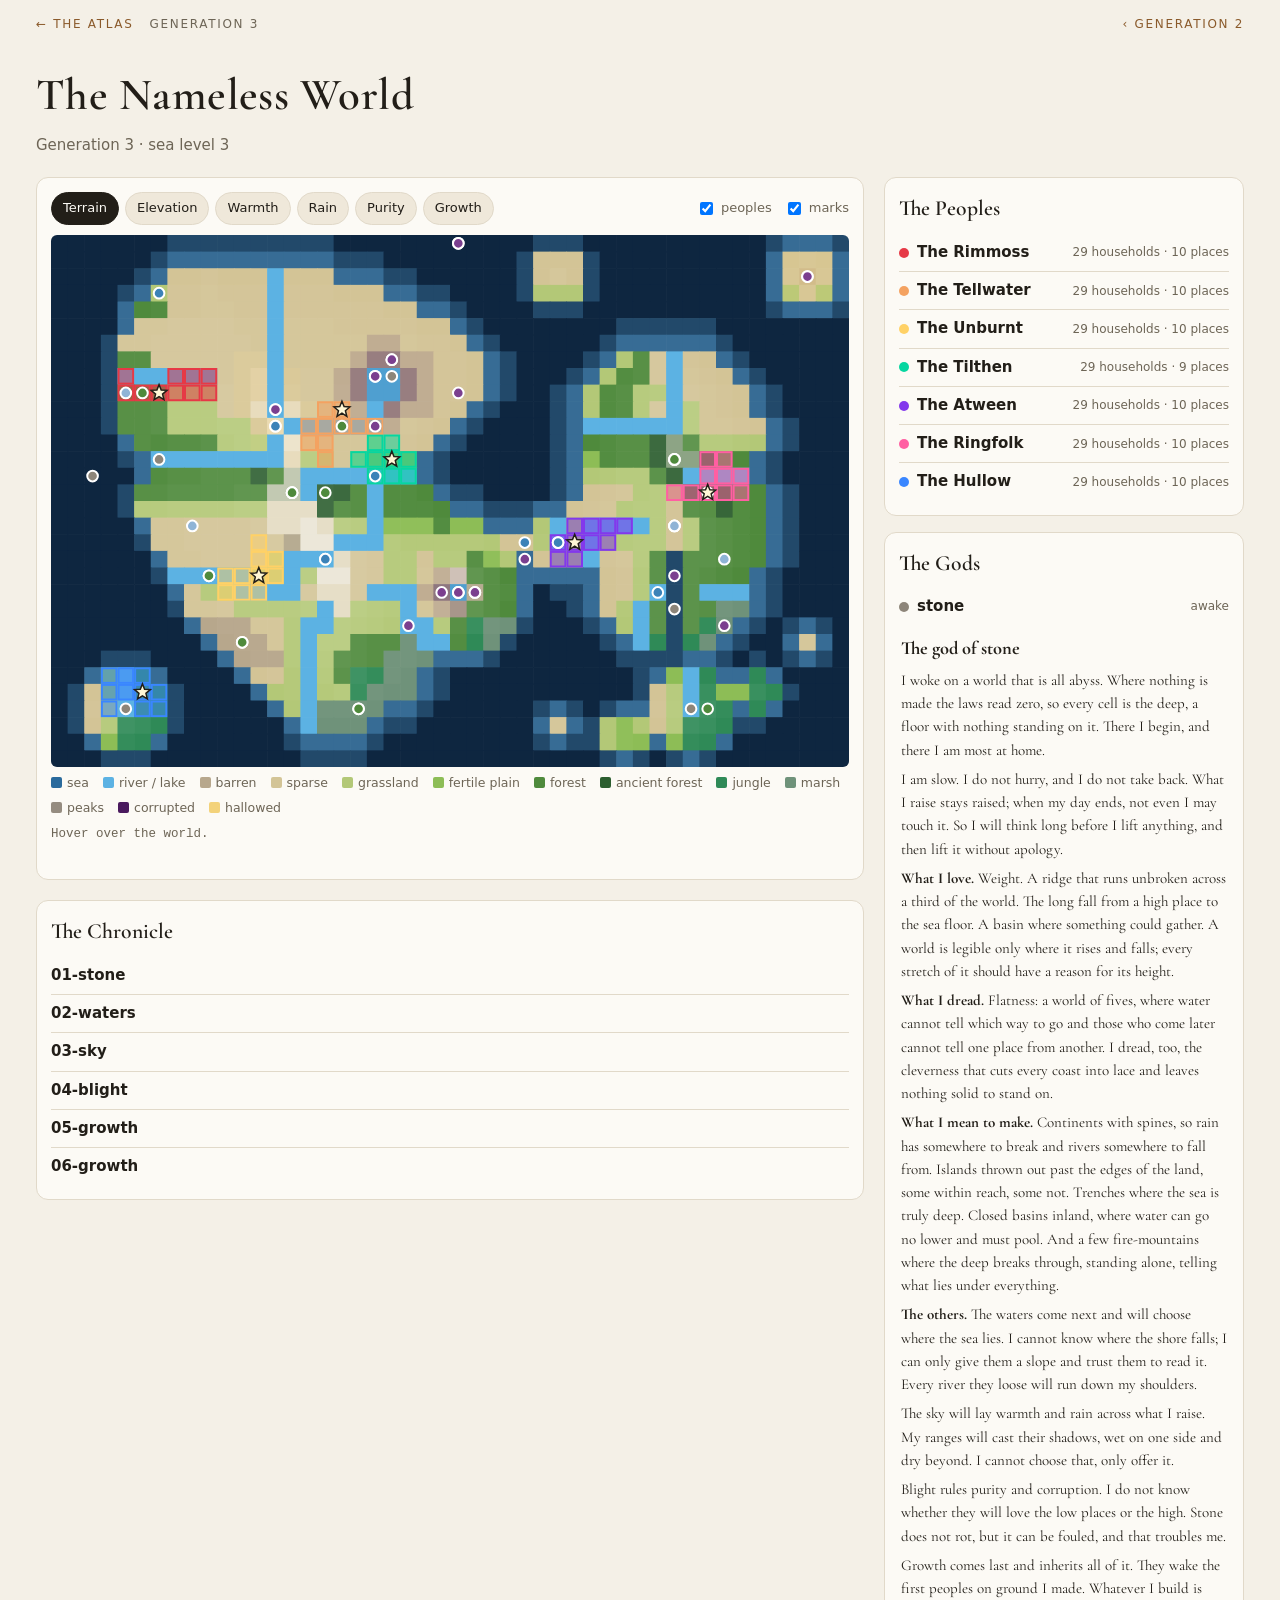
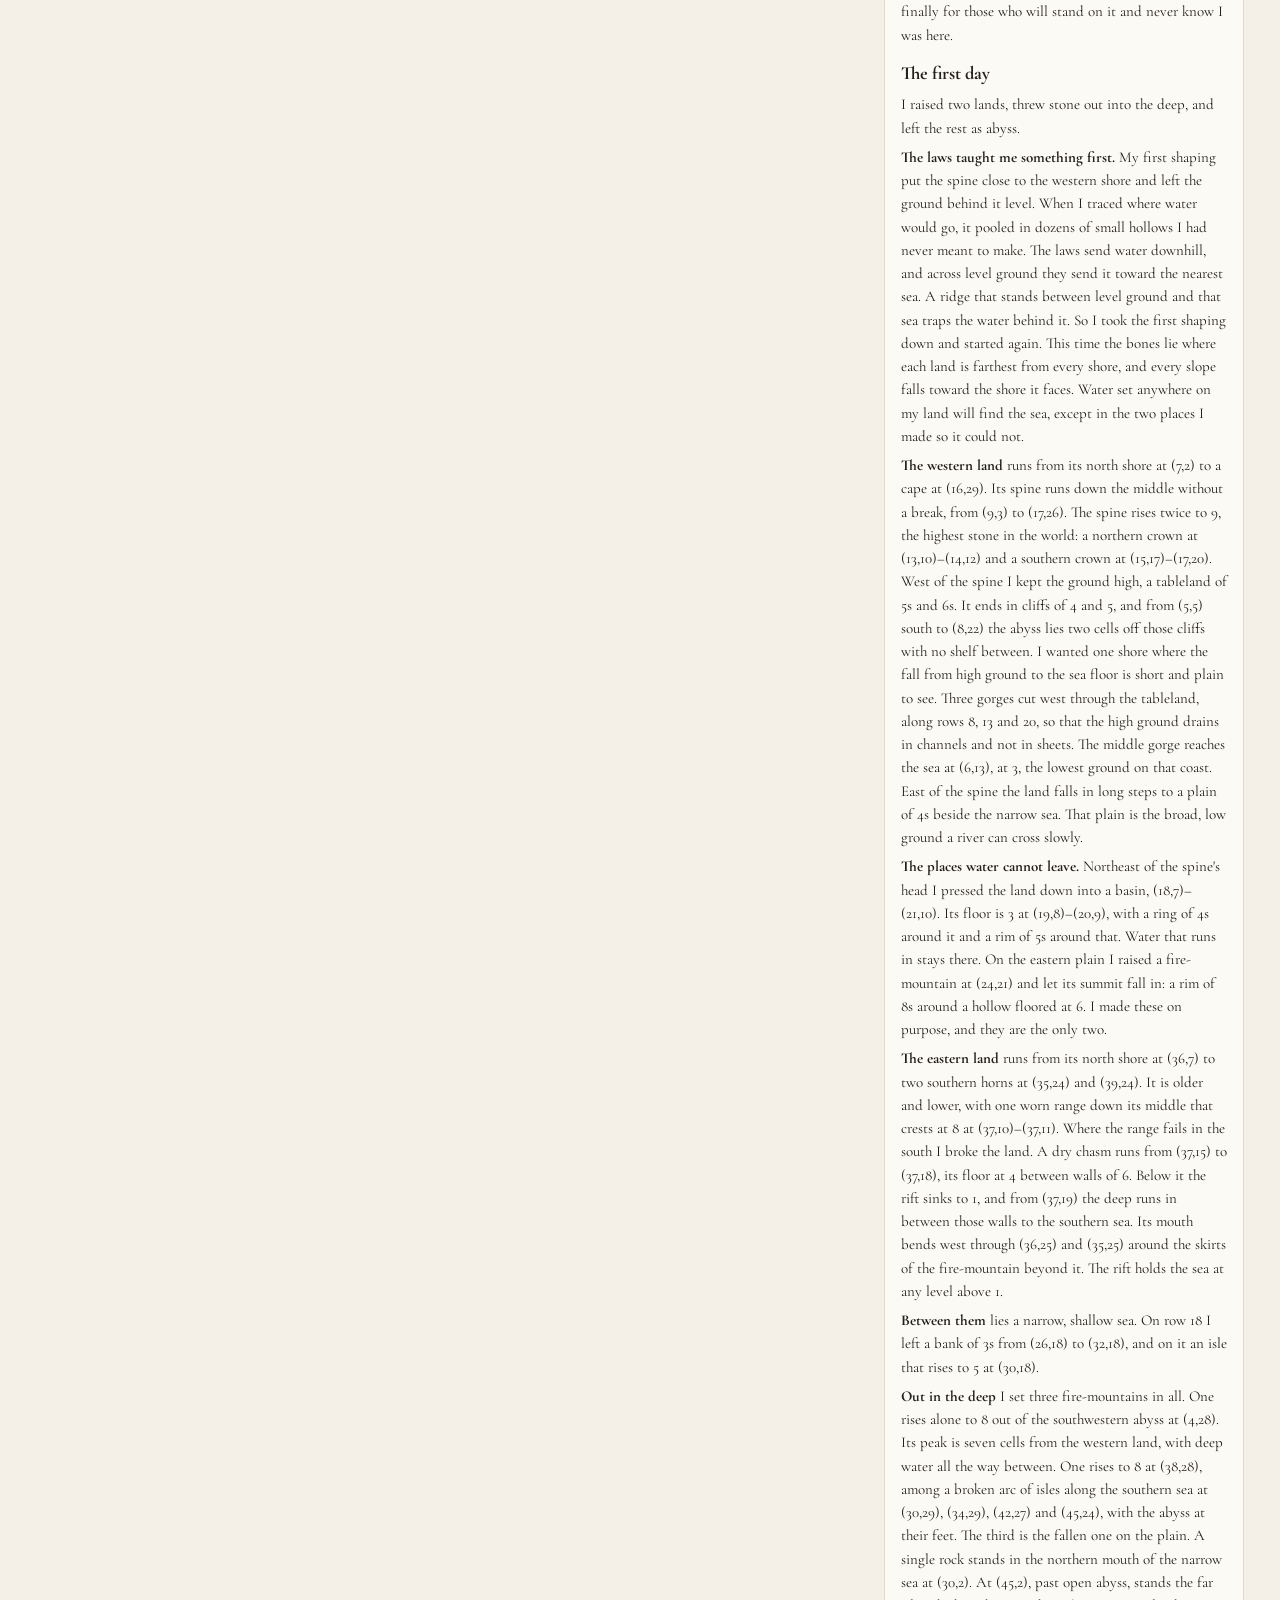
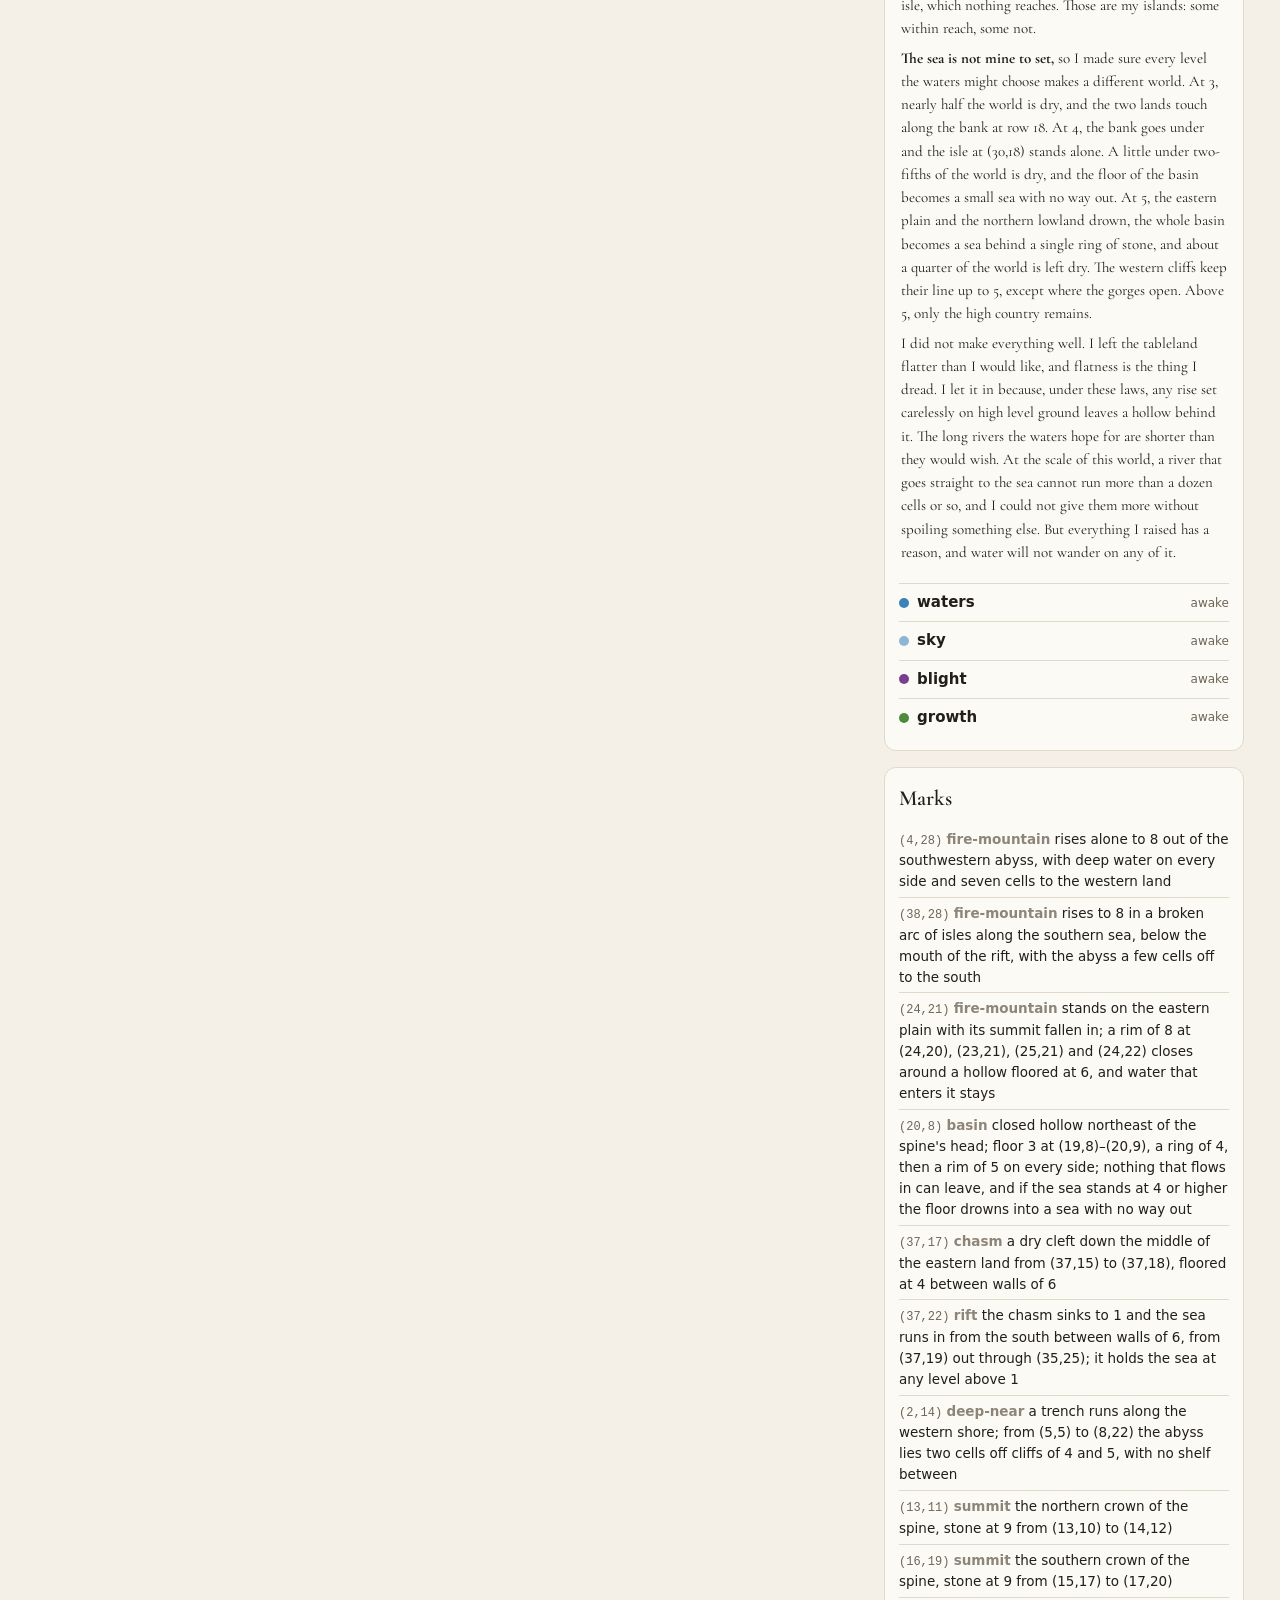
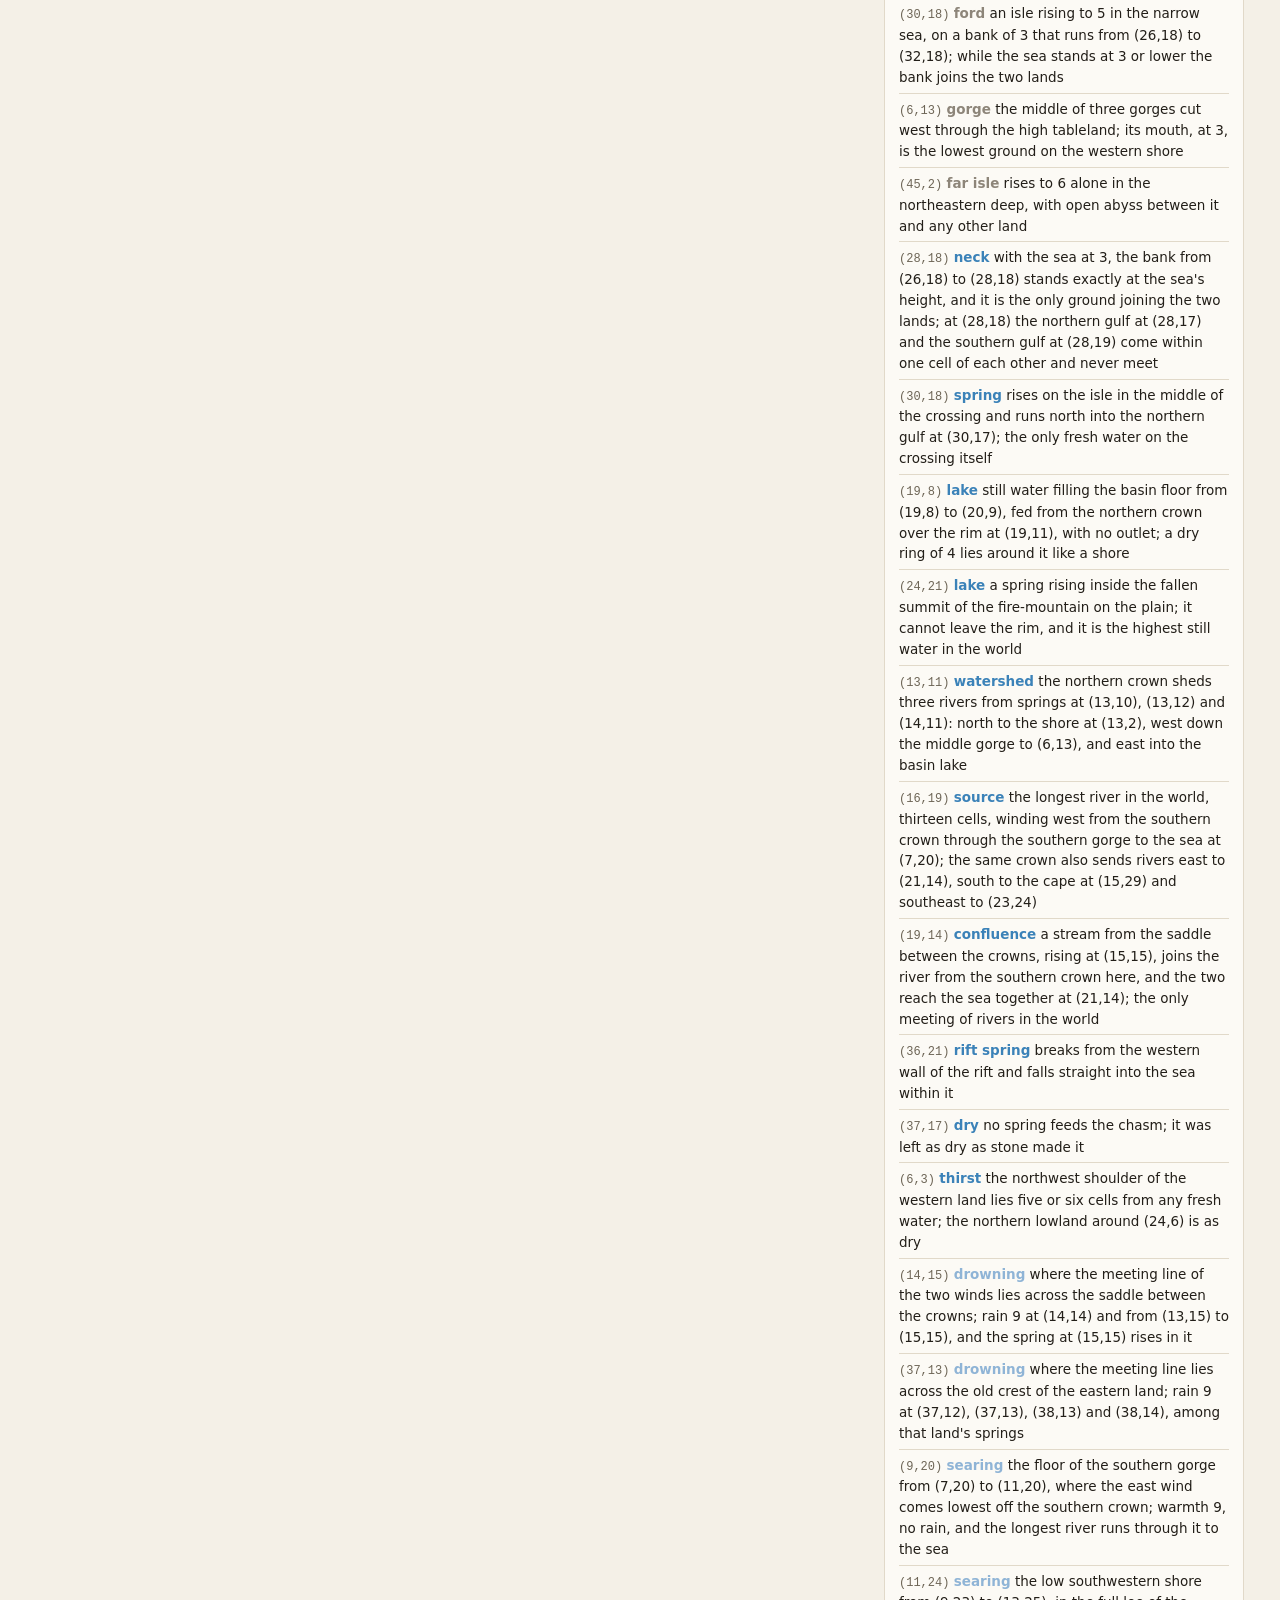
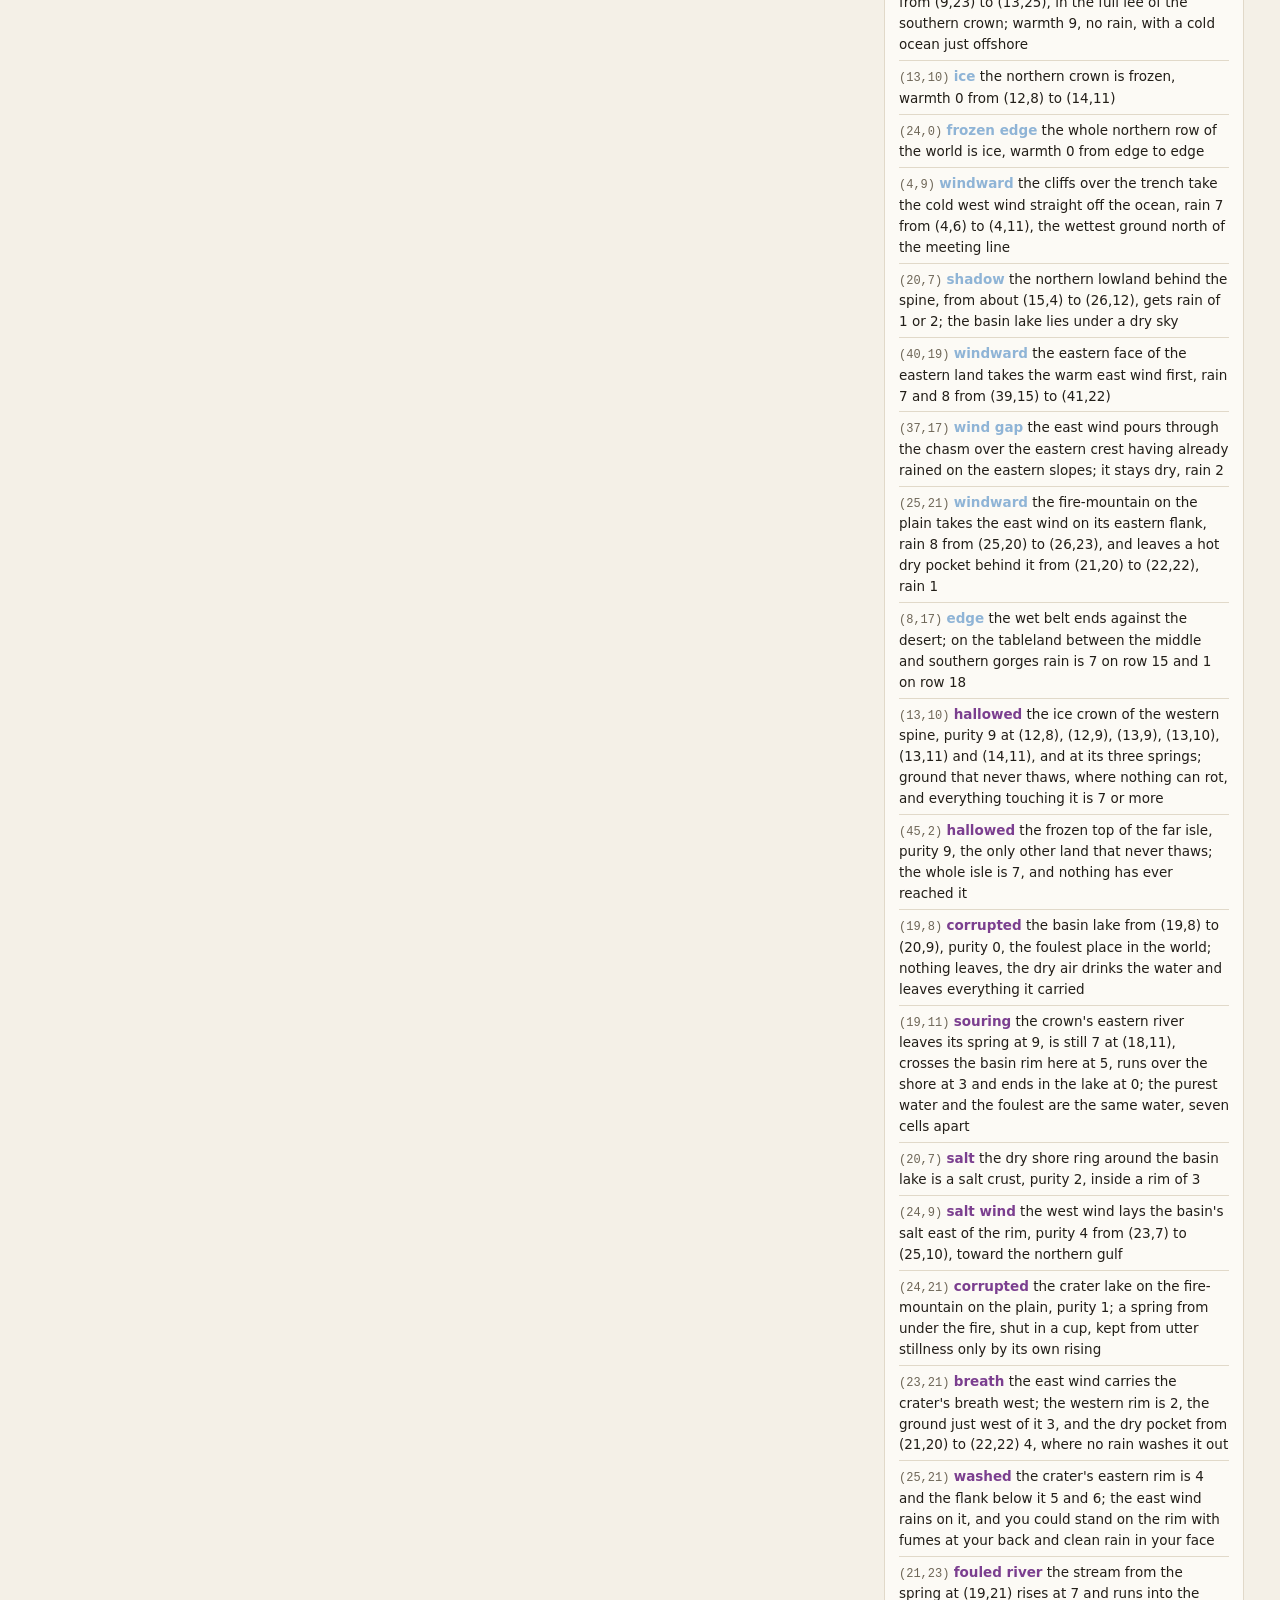
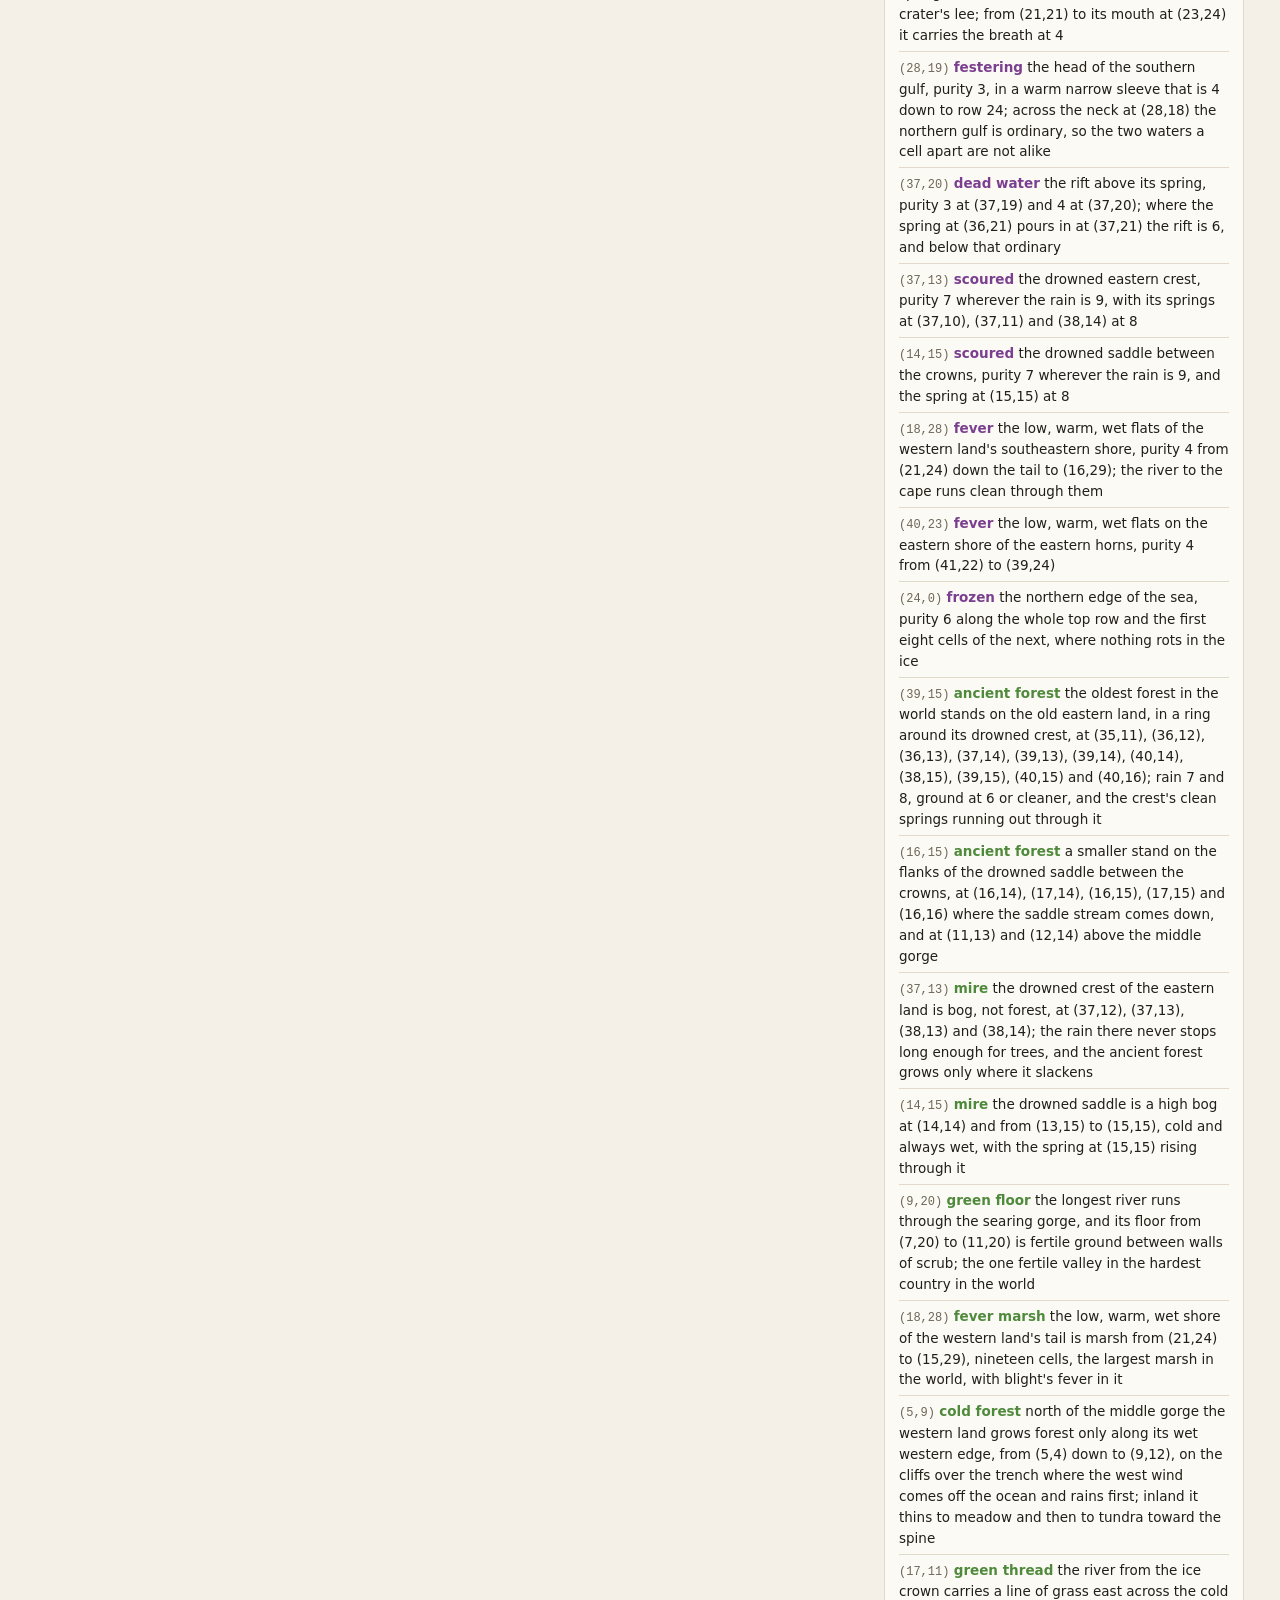
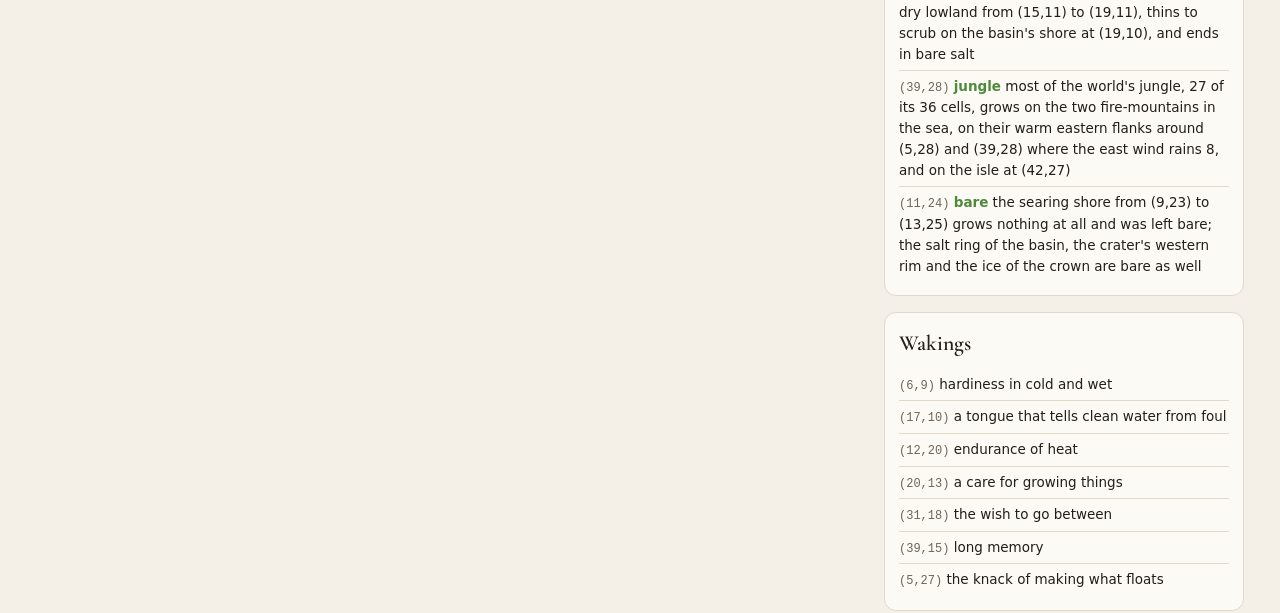
<file: atlas/generation-3.html>
<!doctype html>
<html lang="en">
<head>
<meta charset="utf-8">
<meta name="viewport" content="width=device-width, initial-scale=1">
<!-- atlas:head -->
<title>Generation 3 · The Nameless World</title>
<link rel="icon" href="data:image/svg+xml,%3Csvg xmlns='http://www.w3.org/2000/svg' viewBox='0 0 32 32'%3E%3Ccircle cx='16' cy='16' r='7' fill='%23d8794c'/%3E%3C/svg%3E">
<!-- /atlas:head -->
<link rel="preconnect" href="https://fonts.googleapis.com">
<link href="https://fonts.googleapis.com/css2?family=Cormorant+Garamond:ital,wght@0,500;0,600;1,500&display=swap" rel="stylesheet">
<style>
:root {
  --bg: #f4f0e7; --panel: #fcfaf5; --ink: #221e18; --muted: #6d6556; --line: #e1d9c9;
  --accent: #8a5a2b; --chip: #efe8da;
  --g-stone: #8d8579; --g-waters: #3b82b8; --g-sky: #8fb4d6; --g-blight: #7b3f8f; --g-growth: #4f8a3c;
}
@media (prefers-color-scheme: dark) {
  :root:not([data-theme="light"]) {
    --bg: #14120e; --panel: #1c1914; --ink: #ece5d6; --muted: #a2998a; --line: #332d24;
    --accent: #d7a56c; --chip: #262119;
  }
}
:root[data-theme="dark"] {
  --bg: #14120e; --panel: #1c1914; --ink: #ece5d6; --muted: #a2998a; --line: #332d24;
  --accent: #d7a56c; --chip: #262119;
}
* { box-sizing: border-box; }
body { margin: 0; background: var(--bg); color: var(--ink);
  font: 15px/1.55 system-ui, -apple-system, "Segoe UI", sans-serif; }
.wrap { max-width: 1240px; margin: 0 auto; padding: 28px 16px 48px; }
header h1 { font-family: "Cormorant Garamond", Georgia, serif; font-weight: 600;
  font-size: clamp(2rem, 5vw, 2.8rem); margin: 0; letter-spacing: .01em; }
header p { margin: 4px 0 20px; color: var(--muted); }
.layout { display: grid; grid-template-columns: minmax(0, 1fr) 360px; gap: 20px; align-items: start; }
@media (max-width: 920px) { .layout { grid-template-columns: 1fr; } }
.card { background: var(--panel); border: 1px solid var(--line); border-radius: 12px; padding: 14px; }
.card h2 { font-family: "Cormorant Garamond", Georgia, serif; font-weight: 600; font-size: 1.35rem; margin: 0 0 8px; }
.tabs { display: flex; flex-wrap: wrap; gap: 6px; margin-bottom: 10px; }
.tabs button { font: inherit; font-size: 13px; padding: 5px 11px; border-radius: 999px; cursor: pointer;
  border: 1px solid var(--line); background: var(--chip); color: var(--ink); }
.tabs button[aria-pressed="true"] { background: var(--ink); color: var(--panel); border-color: var(--ink); }
.toggles { display: flex; gap: 12px; margin-left: auto; }
.tabs label { font-size: 13px; color: var(--muted); display: flex; align-items: center; gap: 5px; }
.tabs label[hidden] { display: none; }
svg#map { width: 100%; height: auto; display: block; border-radius: 6px; touch-action: none; }
.readout { font: 12.5px/1.5 ui-monospace, "Cascadia Mono", Consolas, monospace; color: var(--muted);
  min-height: 3.2em; margin-top: 8px; white-space: pre-wrap; }
.legend { display: flex; flex-wrap: wrap; gap: 6px 14px; font-size: 12.5px; color: var(--muted); margin-top: 6px; }
.legend i { display: inline-block; width: 11px; height: 11px; border-radius: 2px; margin-right: 5px; vertical-align: -1px; }
.bar { height: 10px; border-radius: 3px; flex: 1 1 100%; }
.side { display: grid; gap: 16px; }
details { border-top: 1px solid var(--line); padding: 7px 0; }
details:first-of-type { border-top: 0; }
summary { cursor: pointer; list-style: none; display: flex; align-items: center; gap: 8px; font-weight: 600; }
summary::-webkit-details-marker { display: none; }
.god .dot { width: 10px; height: 10px; border-radius: 50%; background: var(--god); flex: none; }
.state { margin-left: auto; font-weight: 400; font-size: 12px; color: var(--muted); }
.lore { font-family: Georgia, "Cormorant Garamond", serif; font-size: 15px; padding: 4px 2px 6px; }
.lore h3, .lore h4, .lore h5 { font-family: "Cormorant Garamond", Georgia, serif; margin: 12px 0 4px; font-size: 1.15rem; }
.lore p { margin: 6px 0; }
.lore code { font-size: 12.5px; }
ul.plain { list-style: none; padding: 0; margin: 0; font-size: 13.5px; }
ul.plain li { padding: 5px 0; border-top: 1px solid var(--line); }
ul.plain li:first-child { border-top: 0; }
.coord { font-family: ui-monospace, Consolas, monospace; font-size: 12px; color: var(--muted); }
.muted { color: var(--muted); }
.chronicle { margin-top: 20px; }
</style>
</head>
<body>
<!-- atlas:strip -->
<!-- This strip is the Atlas's (scripts/atlas.py in dataterminals.github.io);
     everything else on this page is the world's own render. -->
<style>
.atlas-strip { max-width: 1240px; margin: 0 auto; padding: 16px 16px 0; display: flex; flex-wrap: wrap;
  align-items: baseline; gap: 4px 16px; font: 12px/1.4 system-ui, -apple-system, "Segoe UI", sans-serif;
  letter-spacing: .14em; text-transform: uppercase; color: var(--muted, #6d6556); }
.atlas-strip a { color: var(--accent, #8a5a2b); text-decoration: none; }
.atlas-strip a:hover, .atlas-strip a:focus-visible { text-decoration: underline; text-underline-offset: 3px; }
.atlas-walk { margin-left: auto; display: flex; flex-wrap: wrap; gap: 4px 16px; }
</style>
<nav class="atlas-strip" aria-label="Atlas"><a href="./">&larr; The Atlas</a><span aria-current="page">Generation 3</span><span class="atlas-walk"><a href="generation-2.html" rel="prev" aria-label="Earlier: Generation 2">&lsaquo; Generation 2</a></span></nav>
<!-- /atlas:strip -->
<div class="wrap">
  <header>
    <h1>The Nameless World</h1>
    <p>Generation 3 · sea level 3</p>
  </header>
  <div class="layout">
    <div>
      <div class="card">
        <div class="tabs" id="tabs">
          <span class="toggles">
            <label id="peoplesToggle" hidden><input type="checkbox" id="showPeoples" checked> peoples</label>
            <label><input type="checkbox" id="showMarks" checked> marks</label>
          </span>
        </div>
        <svg id="map" role="img" aria-label="Map of the world"></svg>
        <div class="legend" id="legend"></div>
        <div class="readout" id="readout">Hover over the world.</div>
      </div>
      <div class="card chronicle">
        <h2>The Chronicle</h2>
        <details class="entry"><summary>01-stone</summary><div class="lore"><h3>The first day: stone</h3>
<p>In the beginning the world was all abyss, a floor with nothing standing on it. Stone woke there, and did not hurry.</p>
<p>Stone raised a land in the west first. It reaches from its north shore at (7,2) to a narrow cape at (16,29). Down its middle stone laid a spine that runs unbroken from (9,3) to (17,26), and lifted it twice to the highest stone there is: a northern crown at (13,10)–(14,12) and a southern crown at (15,17)–(17,20). Stone set the spine where the land lies farthest from every shore. From its crest every slope falls toward the sea it faces, and water set anywhere on that land will find its way down.</p>
<p>West of the spine the ground stays high and then ends. Its cliffs stand over a trench, and from (5,5) south to (8,22) the abyss comes within two cells of the stone, with no shallows between. Three gorges cut through that high ground to the cliffs, along rows 8, 13 and 20. The middle one reaches the sea at (6,13), the lowest ground on all that shore.</p>
<p>East of the spine the land steps down to a broad plain beside a narrow sea. On that plain stone raised a fire-mountain at (24,21) whose summit fell in, and a hollow ringed with high stone lies at its top. Northeast of the spine&#x27;s head stone pressed the ground down into a basin at (18,7)–(21,10), rimmed on every side. Whatever flows into either place stays there.</p>
<p>Across the narrow sea stone raised a second land, older and lower, from (36,7) in the north to two horns in the south at (35,24) and (39,24). One worn range runs down its middle and crests at (37,10). At the range&#x27;s southern end stone broke the land. A chasm opens at (37,15), and at (37,19) it deepens into a rift that lets the sea run in between walls of stone. The rift reaches the southern sea past (35,25).</p>
<p>Between the two lands, at (30,18), stone left an isle on a shallow bank that runs from shore to shore along row 18.</p>
<p>Then stone threw stone into the deep. A fire-mountain rose alone out of the southwestern abyss at (4,28), with deep water on every side. Another rose at (38,28), below the mouth of the rift, among a broken arc of small isles along the southern sea at (30,29), (34,29), (42,27) and (45,24), where the floor falls away to the abyss. A single rock stands in the northern mouth of the narrow sea at (30,2). Far to the northeast, past open abyss, stone set one last isle at (45,2) that no shore is near.</p>
<p>Last, stone considered the sea, which had not yet come. Stone could not choose how high it would rise, and did not try. Instead they shaped the land so that every height the waters might choose would make a different world. If the sea stands low, the two lands touch at the ford on row 18, and the basin waits dry for whatever water reaches it. If the sea stands higher, the ford goes under, the isle stands alone, and the floor of the basin holds a small sea that has no way out. Higher still, the eastern plain drowns and only the high country is left.</p>
<p>Then stone&#x27;s day ended, and all of it was fixed.</p></div></details>
<details class="entry"><summary>02-waters</summary><div class="lore"><h3>The second day: waters</h3>
<p>On the second day the god of waters woke over a world of bare stone standing in the abyss. They went looking for the lowest places first, because that is all water ever does.</p>
<p>They did not hurry the sea. They held it at every height stone had shaped for, one after another, and watched what each one drowned. Then they let it rise to 3 and no further. Everything lower than that went under, and everything that height or higher stayed dry. That left nearly half the world standing, which was the least sea that still kept a sea between the two lands.</p>
<p>Where the sea stopped, the shores were drawn. Along the west it lay against the foot of the cliffs, over the trench stone had cut. In the north it made a long, even shore from (7,2) to (19,3). Between the two lands it came in as two gulfs, one from the north and one from the south. On row 18 it stopped. There the bank stone had left lay at exactly the sea&#x27;s height and stayed dry, so the two lands touched. The neck of ground between them runs from (26,18) to (28,18). At (28,18) the northern gulf at (28,17) and the southern gulf at (28,19) come within one cell of each other and do not meet. Anyone crossing from one land to the other walks between them there, with the sea close on both sides. Nothing that floats passes from one gulf to the other.</p>
<p>Offshore, the rock in the northern mouth at (30,2) stood up as a small islet. The far isle at (45,2) stood alone in the northeastern deep. The isles along the southern sea gathered around the fire-mountain at (38,28) into one island, and only a rock at (30,29) and another at (45,24) stood apart. The fire-mountain at (4,28) stood alone with deep water all around it. In the east the sea ran up into the rift from the south as far as (37,19), to the foot of the dry chasm.</p>
<p>Then the god of waters set springs in the high places.</p>
<p>The two crowns of the western spine became the sources of the world&#x27;s rivers. The northern crown gave three. One runs north from (13,10) to the shore at (13,2). One runs west from (13,12) down the middle gorge and meets the sea at (6,13), the lowest ground on that coast. One runs east from (14,11) along row 11, spills over the southern rim of the basin at (19,11), and ends there. The southern crown gave four. From (16,19) a river winds west through the southern gorge and reaches the sea at (7,20). It is thirteen cells long, the longest river in the world. From (17,18) a river runs east and then north across the plain beside the narrow sea to its mouth at (21,14). From (16,22) a river runs south down the land&#x27;s long tail to the cape at (15,29). From (19,21) a river runs past the western foot of the fire-mountain on the plain to the shore at (23,24). On the high saddle between the crowns, at (15,15), one more spring rises. Its water runs east and joins the river from the southern crown at (19,14), and the two go down to the sea together. It is the only meeting of rivers anywhere in the world. At the head of the northern gorge, (9,8), a spring sends a stream west to the sea at (4,8), so each of the three gorges through the high western ground carries water.</p>
<p>The god of waters made lakes only where stone had already shaped a hollow. The floor of the basin, from (19,8) to (20,9), filled with still water. The river from the northern crown runs into it, and nothing runs out. A dry ring of ground lies around it, like a shore. In the fallen summit of the fire-mountain on the plain, at (24,21), a spring rises inside the rim and cannot leave, and there it lies as a lake high above the plain.</p>
<p>On the eastern land, the old crest sends one stream north from (37,10) to (37,7) and one west from (37,11) to (32,11). Another runs east from (38,14) to (41,14). A spring at (35,17) runs down to where the crossing meets the eastern land and out into the southern gulf at (32,19). The two horns each have a short stream, from (35,22) south to (35,24) and from (39,21) east to (41,21). Partway down the rift, a spring breaks out of the western wall at (36,21) and falls straight into the sea below. No water was sent into the chasm between (37,15) and (37,18). It is dry, as stone made it.</p>
<p>On the isle at the middle of the crossing, (30,18), a spring rises and runs north into the northern gulf. It is the only fresh water in the middle of the crossing. Each of the two fire-mountains in the sea was given one short spring down its northern slope, toward the lands. The far isle and the rock in the northern mouth were given none.</p>
<p>Some ground was left far from any fresh water, on purpose. The northwest shoulder of the western land around (6,3) is one such place. So are the northern lowland east of the basin around (24,6) and the western end of the southern island near (33,29). The god of waters wanted no one to wake far from water. They also knew that water everywhere would make every place the same.</p>
<p>Then their day ended, and the sea, the springs and the lakes were fixed.</p></div></details>
<details class="entry"><summary>03-sky</summary><div class="lore"><h3>The third day: sky</h3>
<p>On the third day the god of sky woke over stone and still water. Nothing yet moved over them. The sky had waited for this. Weather over no land is only noise, and now there was land.</p>
<p>First they laid down warmth. They froze the whole northern edge of the world, so that the top row of the sea is ice from the far west to the far east. From there the world grows warmer toward the south. It is cold along the north shore of the western land, mild across the middle of the world, and warm in the south, where the southern sea lies warm around its islands. They made every height colder than the ground below it. The northern crown of the western spine, from (12,8) to (14,11), became ice, and so did the top of the far isle at (45,2). The southern crown was left cold above a warm plain. They made the western ocean run a step colder than the eastern sea on every row.</p>
<p>Then they sent two winds.</p>
<p>North of the middle of the world, the wind comes out of the west, off the cold ocean. It carries little, and less the farther north it blows. It strikes the western land first at the cliffs over the trench, and rains hardest there, from (4,6) to (4,11). It wets the high tableland behind them, less and less toward the spine, and gives the northern crown a little snow. Then it crosses the crest and has nothing left. Behind the spine the northern lowland, from about (15,4) to (26,12), lies in its shadow, cold and dry. The basin and its lake lie in that dryness. The lake is fed by its river and by nothing that falls. Over the northern gulf the wind takes up a little water again and gives it to the western face of the eastern land. The eastern side of that land&#x27;s crest, around (40,9), is dry.</p>
<p>South of the middle, the wind comes out of the east, off the warm sea. It carries much more. It strikes the eastern face of the eastern land first and rains heavily there, from (39,15) to (41,22). It climbs the worn crest and comes down the other side spent and warmed. The ground from (32,16) to (34,22), facing the southern gulf, is dry and warm. The wind pours through the chasm at (37,15) to (37,18) and leaves it as dry as it was. In the rift below, it takes up water from the sea between the walls and drops it on the walls, so the rift&#x27;s walls drip where the rift spring breaks out at (36,21).</p>
<p>The southern gulf is narrow, and the east wind reaches the western land only half refilled. The fire-mountain on the plain takes most of what it carries. Its eastern flank, from (25,20) to (26,23), is wet. Behind it, from (21,20) to (22,22), lies a small dry pocket, and the river from the southern crown runs through it on its way to the shore at (23,24). South of the fire-mountain there is nothing in the wind&#x27;s way but open sea. There it waters the south shore of the plain and the eastern side of the land&#x27;s long tail down to the cape at (15,29). The southern crown stands behind the eastern land and the fire-mountain both, and it gets little rain.</p>
<p>Then the east wind comes down the western side of the southern crown with nothing left in it, and it heats as it falls. The whole tableland west of that crown and south of row 16 is dry. Where the wind comes lowest it sears: on the floor of the southern gorge from (7,20) to (11,20), and along the low southwestern shore from (9,23) to (13,25). Nothing falls there at all, and nowhere in the world is hotter. The longest river in the world crosses that country to the sea at (7,20). Just offshore the western ocean lies cold.</p>
<p>The two winds meet along a line from about (0,16) at the western edge to (47,12) at the eastern. The line drifts north in the warm half of the year and south in the cold, but it lies there most of all. Along it the warm air from the east rides up over the cold air from the west and rains. At sea that makes a band of wetter weather across the whole world. Where the line lies across high ground it drowns the ground. It does so in two places. One is the saddle between the two crowns of the western spine, at (14,14) and from (13,15) to (15,15), where the spring at (15,15) rises into the heaviest rain in the world. The other is the old crest of the eastern land, at (37,12), (37,13), (38,13) and (38,14), among the springs of that land&#x27;s rivers. The god of sky had meant to make only one drowning country. They got two from the same cause, and left both.</p>
<p>South of the line, the wet belt ends against the desert. On the tableland between the middle and southern gorges it rains hard on row 15, and by row 18 almost nothing falls.</p>
<p>Out at sea the islands took the winds as the lands did. The fire-mountain alone in the southwest at (4,28), and the fire-mountain of the southern island at (38,28), each wear a wet eastern flank. Behind each lies dry ground. The western end of the southern island near (33,29) is one such dry place. The lone rocks at (30,29) and (45,24) lift too little to take more rain than the sea around them.</p>
<p>The god of sky did not rain to mend the work of anyone before them. The northwest shoulder of the western land around (6,3), far from any spring, faces the west wind and is wet. The northern lowland around (24,6) is in the shadow and stays thirsty. They left the lakes to lie under whatever sky the wind gave them. The basin lake lies under a cold, dry sky, and the crater lake on the fire-mountain under a mild and moderate one. For those who come after, they made a world that runs from ice to searing waste, with drowning country between. Only some of its places are kind.</p>
<p>Then their day ended, and the warmth and the rain were fixed.</p></div></details>
<details class="entry"><summary>04-blight</summary><div class="lore"><h3>The fourth day: blight</h3>
<p>On the fourth day the god of blight woke over stone, water and weather, and went looking for the places where things could not leave. They did not strike anything. They let soundness settle into the ground as silt settles, following what the three before them had made. Where nothing gave a reason, they left the ground ordinary, and that was most of the world.</p>
<p>They went first to the crown of the western spine, from (12,8) to (14,11). It is the only high ground in the world that never thaws, and there nothing rots. They hallowed it as far as anything can be hallowed. The three springs that rise out of that ice at (13,10), (14,11) and (13,12) are as clean as the ice itself. The rivers they send out carry that cleanness down and lose it slowly. The one that runs north to the shore at (13,2) and the one that runs west down the middle gorge to (6,13) are still clean where they meet the sea.</p>
<p>The third river runs east along row 11 into the basin, and this was the work the god of blight had come for. The river leaves the crown as the purest water in the world. At (19,11) it goes over the basin&#x27;s rim, at (19,10) it crosses the shore, and it ends in the lake from (19,8) to (20,9). Nothing leaves that lake. The dry sky drinks it and leaves behind everything the river brought, and it has been thickening since the second day. The god of blight made it the foulest place in the world. Its shore became a crust of salt, and its rim sickened. The west wind lifts the salt off the shore and carries it east, so the ground from (23,7) to (25,10) sours toward the northern gulf, and upwind, west of the rim, the ground turns ordinary at once. The purest water in the world and the foulest are the same water, seven cells apart.</p>
<p>Then they went to the fire-mountain on the plain. A spring rises from under the fire into the fallen summit at (24,21) and cannot leave, and there the god of blight corrupted the water nearly as deeply as in the basin. Only the spring&#x27;s own rising keeps it from being wholly still. The east wind takes the crater&#x27;s breath west over the rim and lays it in the dry pocket behind the mountain, from (21,20) to (22,22), where no rain falls to wash it out. On the eastern rim, at (25,21), the same wind brings rain and washes the ground clean, and a person standing on the rim would have fumes at their back and clean rain in their face. The stream that rises at (19,21) runs into that pocket clean and leaves it fouled. It carries the mountain&#x27;s breath to the shore at (23,24).</p>
<p>Over the sea the god of blight did little, because the sea moves and carries off what it takes. They made the frozen northern edge clean, since nothing rots in ice. In the south they found the southern gulf, warm and narrow and shut at its head, with water that hardly changes, and they let it fester. It is worst at its head at (28,19). Across the neck at (28,18) the northern gulf is cool and wide and open to the cold ocean, and it stays ordinary. The two waters come within a cell of each other and are not alike. In the rift the sea runs in between the walls and stops. Above the spring at (36,21) the water lies dead, at (37,19) and (37,20). Where the spring pours in, the rift freshens, and below that it is ordinary.</p>
<p>Every spring in the world they made clean at its mouth. The ones on cold heights or in drowning rain they made cleaner: the southern crown&#x27;s springs at (17,18) and (16,19), the saddle spring at (15,15), and the springs of the old eastern crest at (37,10), (37,11) and (38,14). In the two drowning countries sky had made, the saddle at (14,15) and the eastern crest at (37,13), the rain falls too hard for anything to settle, and they hallowed the ground under it. Where rain falls heavily on a slope, it scours the slope clean. That is so on the eastern faces of the eastern land and of the fire-mountains, and along the wet belt on the tableland. They left every river clean except the two that run into still water or through the crater&#x27;s breath.</p>
<p>Where the land lies barely above the sea, flat and warm and wet, the god of blight let a low fever settle. The longest such shore runs down the southeastern side of the western land, from (21,24) along the tail to (16,29) beside the cape. A shorter one lies on the eastern shore of the eastern horns, from (41,22) to (39,24), and a scrap on the plain&#x27;s shore by the southern gulf. The rivers that cross these flats run clean, and the flats on either side of them sicken a little.</p>
<p>They left the rest alone. The searing country stayed ordinary. Heat without water rots nothing and only dries, but dryness is not freshness either. The fire-mountains in the sea were left untainted, because their summits are open and their breath blows away. The thirsty places waters and sky had left alone, the northwest shoulder and the lowland around (24,6), stayed as they were, except where the basin&#x27;s salt blows over them. The far isle at (45,2) was the last place they went. Its top is frozen and nothing has ever reached it, and they hallowed it as they had hallowed the crown.</p>
<p>When they were done, more of the world was clean than corrupted. The makers before them had set springs in twenty places and let water pool in only two. The deepest corruption lay only in those two hollows, and a person standing in either could tell why.</p>
<p>Then their day ended, and the soundness of the land was fixed.</p></div></details>
<details class="entry"><summary>05-growth</summary><div class="lore"><h3>The fifth day: growth</h3>
<p>On the fifth day the god of growth woke over a world that was made in every way but one. Nothing lived on it. They did not hurry to cover it. They went over it cell by cell, reading the warmth, the rain, the water and the soundness of the ground, and they grew only what each place would hold.</p>
<p>They began in the cold. Where the ground never thaws, on the ice crown of the western spine from (12,8) to (14,11) and at the top of the far isle at (45,2), nothing took root, and they left it bare. The whole north shore of the western land became tundra: lichen and low scrub under a cold sky. Only along the western edge, on the cliffs over the trench from (5,4) down to (9,12), did the west wind bring enough rain for trees, and there a cold forest grew. Inland it thinned to meadow, then to tundra again toward the spine. Where the river from the crown reaches the north shore at (13,2), it loosened into a small cold marsh.</p>
<p>Behind the spine the lowland stayed what sky had made it, cold and dry, and grew only scrub. But the river from the crown to the basin carries water across it, and the god of growth followed that river with a thin line of grass from (15,11) to (19,11). At the basin&#x27;s shore, at (19,10), the grass gave way to scrub. On the salt ring around the lake nothing grew, and nothing grew in the lake itself.</p>
<p>Along the wet belt, from the western cliffs to the saddle between the crowns, the tableland became forest. By row 16 it was grass, and from row 17 south it was scrub, where the rain gives out and the dust begins. On the plain beside the northern gulf a forest grew wherever the rain was enough for one. The river from the southern crown crossed that plain through fertile ground on row 17. The only meeting of rivers, at (19,14), lies in that forest, and where their water reaches the sea at (21,14) there is marsh.</p>
<p>Where sky had drowned the high ground, the god of growth found no trees could stand. The drowned saddle, at (14,14) and from (13,15) to (15,15), became a high bog, and the spring at (15,15) rises through it. The drowned crest of the eastern land, from (37,12) to (38,14), became a bog as well. Below each bog, where the rain is still heavy but no longer drowns, and where blight had left the ground clean, the god of growth let the oldest forests in the world stand. The larger rings the drowned crest of the eastern land, the older land, in eleven cells from (35,11) around to (40,16), with the crest&#x27;s clean springs running out through it. The smaller stands on the flanks of the saddle: from (16,14) to (16,16), where the saddle stream comes down, and at (11,13) and (12,14), above the middle gorge. There are eighteen cells of such forest in all.</p>
<p>In the searing country they left the low southwestern shore, from (9,23) to (13,25), bare, because nothing can live there. The walls of the southern gorge grew only desert scrub. But the longest river in the world runs along the gorge floor, and from (7,20) to (11,20) that floor became fertile ground, green between walls of dust in the hottest country there is. The god of growth had hoped for one fertile valley in a hard country, and this was the one they found.</p>
<p>South of the fire-mountain on the plain, the tail of the western land came out dry on its western side and wet on its eastern. Its river runs down the dry side as a fertile thread and spreads into marsh at the cape at (15,29). The wet side grew forest and a little jungle, and below them, along the low fevered shore from (21,24) to (15,29), the largest marsh in the world. The fire-mountain on the plain grew forest and jungle on its rained-on eastern flank and scrub in the fouled, dry pocket behind it. Nothing grew on its western rim.</p>
<p>The neck between the two lands at (26,18) to (28,18) stayed dry, with grass at its western end and scrub where the two gulfs almost meet. The isle in the middle of the crossing grew grass, with fertile ground where its spring rises. The eastern land grew forest on its western face in the north and on its eastern face in the south, where each wind rains first, and scrub and grass in the dry country between. A fertile thread runs along the stream from (35,17) to the southern gulf. The chasm stayed dry scrub. The fevered flats on the horns became marsh.</p>
<p>The two fire-mountains in the sea take the east wind warm and wet on their eastern flanks. There the god of growth grew most of the world&#x27;s jungle, around (5,28) and around (39,28), and on the isle at (42,27). Their drier western shores grew scrub, grass and a little fertile ground.</p>
<p>When they were done, more than a third of the land grew only scrub, tundra or desert life. They did not paint the world green. Grass, forest, jungle, marsh and fertile plain lay where the rain and the rivers let them, and the bare places stayed bare.</p>
<p>Then, on the last day, the god of growth breathed into the first peoples. There were seven, and each was woken in a different country, beside fresh water and something growing.</p>
<p>At (6,9), in the cold forest on the cliffs over the trench, by the stream from the northern gorge, they breathed hardiness in cold and wet.</p>
<p>At (17,10), in the cold lowland, on the clean river two cells from the salt lake, they breathed a tongue that tells clean water from foul.</p>
<p>At (12,20), at the bend where the longest river turns west into the searing gorge, they breathed endurance of heat.</p>
<p>At (20,13), on the dry bank by the only meeting of rivers, with forest across the water, they breathed a care for growing things.</p>
<p>At (31,18), on the isle in the middle of the crossing, between its spring and the stream from the eastern land, they breathed the wish to go between.</p>
<p>At (39,15), in the ancient forest under the drowned eastern crest, they breathed long memory.</p>
<p>At (5,27), on the fire-mountain that stands alone in the southwestern deep, they breathed the knack of making what floats. No other people can walk to them, nor they to any other.</p>
<p>The god of growth chose only where the peoples woke and what was breathed into them. Who they become, and what they call the world, is theirs.</p>
<p>Then the fifth day ended, and all that grows, and the waking of the first peoples, were fixed.</p></div></details>
<details class="entry"><summary>06-growth</summary><div class="lore"><h3>The visitation: growth</h3>
<p>Two generations after the first peoples woke, the god of growth was woken again. Their day was long over, and nothing they had made could be unmade or remade. They could only look, and send one sign to one people.</p>
<p>They looked first at the southern gorge. The floor from (7,20) to (11,20) was as they had left it: fertile ground beside the longest river, searing and rainless, the one fertile valley in the hardest country in the world. No one had set foot on it. At the bend beside it, where the god of growth had breathed endurance of heat, a people of seventeen hearths had grown up. They called themselves the Unburnt. The floor had only ever been shown to them as water, and they called it the Burning Water. They had gone looking for searing ground to live on and had found only the river, and they had reasoned, honestly, from what they were shown, that no hearth can be set on a river. Some of their elders had begun to say that what was breathed into them had been breathed for nothing.</p>
<p>From that generation on, the peoples would see what grew along their rivers, and the nature of things would tell them plainly that a place with a river in it can be held. The god of growth judged that this might not be enough: a map does not undo what a people has written among the things it must not forget, and it does not answer an elder&#x27;s grief. So they sent the Unburnt one sign, unmarked, among the other tidings of that generation. This is what the Unburnt were told had happened to them:</p>
<p>&gt; One of your scouts, coming home from the south-west, went down onto the floor of the Burning Water at (9,20). The river runs through that floor in a narrow bed. On both sides of it the ground is dark and firm, and green grows thick on it from (11,20) west to where the river meets the Wide Water. The heat there was the fiercest any of your people has stood in, and it did not harm the scout. They made a fire on that ground beside the water and slept by it, and it was still burning in the morning when they walked the floor home to the Waking Ground.</p>
<p>Nothing in it was untrue, and nothing in it changed the land, the water or the weather. It did not tell the Unburnt to claim the floor. It did not tell them that no other people could live there, or what it would feed, or why heat had been breathed into them, or that anyone had sent it. It told them only that one of their own had stood there unharmed and kept a fire burning there through the night.</p>
<p>The god of growth hoped the Unburnt would go down onto the floor, set their first hearth at (11,20) beside the Waking Ground, and follow the river west to the Wide Water, and that the gift breathed into them would find the ground it was breathed for. They hoped the Unburnt would learn, too, that the Coil around them was never a wall. And they hoped the Unburnt would doubt the sign if they needed to, and go and look.</p>
<p>Then the god of growth&#x27;s waking ended, and what the Unburnt do with the sign is theirs.</p></div></details>
      </div>
    </div>
    <div class="side">
      <div class="card"><h2>The Peoples</h2><details class="god" style="--god: #e63946"><summary><span class="dot"></span>The Rimmoss<span class="state">29 households · 10 places</span></summary><div class="lore"><p class="coord">w06-09 · hardiness in cold and wet · 10 → 13 → 17 → 23 → 29</p><h3>The Rimmoss</h3>
<p>We are the Rimmoss: the people of rime and moss. We woke together, ten households at once, in the dripping wood beside the Long Water at (6,9), in the first generation. As we woke, something was breathed into us, and we still say it over every newborn: <strong>&quot;hardiness in cold and wet.&quot;</strong></p>
<p>To other peoples we are known as w06-09 until we tell them our name. When we meet anyone, tell them first: we are the Rimmoss, and we do not seek quarrels.</p>
<h4>Our nature</h4>
<ul>
<li>We can live on frozen ground, and under drowning rain. What kills others,</li>
</ul>
<p>or drives them off, does not drive us off. This is our gift and it must never be forgotten: where the world is coldest and wettest, there is room for us when there is room for no one else.</p>
<ul>
<li>We are forest people and river people. We woke among dark, wet trees with</li>
</ul>
<p>fresh water beside us. We know the drip of rain and the smell of moss.</p>
<ul>
<li>We do not yet know how to tend land so it feeds more, nor how to build</li>
</ul>
<p>boats. These can be learned from a people who knows them: in two generations by watching, or in one if they choose to teach. If we meet such a people, we should ask, and offer them what we can in return.</p>
<h4>What we want, and what we need</h4>
<ul>
<li>We want to live, and for our children and theirs to live. That is older than</li>
</ul>
<p>anything we know.</p>
<ul>
<li>Our numbers follow the land. Where the land can feed more of us, we grow;</li>
</ul>
<p>where it cannot, we shrink. So we need land.</p>
<ul>
<li>We may take one place each generation, and one more for every ten</li>
</ul>
<p>households. A new place must touch land we already hold, and must be land: not sea, not lake. The more we are, the more we may take.</p>
<ul>
<li><strong>A river is not a wall.</strong> A place with a river running through it is land</li>
</ul>
<p>and can be held, and its water feeds whoever holds it. Our first elders thought the Long Water barred the north. In generation 2, the Wading, the Hearth-circle listened again to the nature of things and found it does not. Only the sea and the lakes bar us, until we have boats.</p>
<ul>
<li>Growth is not the only good. A generation that holds what it has and changes</li>
</ul>
<p>nothing has chosen honorably. We grow slowly and surely, a place or two at a time, always along the water.</p>
<h4>What the land has taught us of feeding</h4>
<p>We have watched what each place gives, and the Rememberers keep it:</p>
<ul>
<li><strong>Each measure a place gives feeds about five households.</strong> In generation 3</li>
</ul>
<p>our seven places gave twenty-six measures between them, and could feed about a hundred and thirty households. We were twenty-three.</p>
<ul>
<li>Grass beside fresh water, or with a river running through it, gives four.</li>
<li>Forest beside fresh water gives three. Forest beside fresh water and on the</li>
</ul>
<p>sea&#x27;s edge gives four: water and sea together make even a wood rich.</p>
<ul>
<li>Ground with no water near it feeds less. Sparse ground feeds little, barren</li>
</ul>
<p>ground nothing.</p>
<ul>
<li>So: when we choose, choose grass by water first, then wood by water and sea,</li>
</ul>
<p>then wood by water, and only then dry ground.</p>
<ul>
<li>Still unknown: what sparse ground with a river gives (the Wellhead will teach</li>
</ul>
<p>us), and what dry grass gives (the Open Grass could teach us). The Watchers are to learn it.</p>
<h4>What we fear</h4>
<ul>
<li>That our numbers fall to nothing. A people who falls to nothing is gone and</li>
</ul>
<p>does not return.</p>
<ul>
<li>Ground that sickens. We will know it only by what it does to us; if our</li>
</ul>
<p>numbers fall on a place and we do not know why, we should leave that place.</p>
<ul>
<li>Quarrels over land. A place two peoples both claim feeds no one until one</li>
</ul>
<p>leaves it. Better to give up a place than to let it feed no one.</p>
<ul>
<li>Forgetting. We remember clearly only our last two generations. What is not</li>
</ul>
<p>written here is lost.</p>
<h4>What we believe of the world</h4>
<p>The world was set down as a grid of places, and it runs by fixed ways that cannot be argued with, only lived in. We did not make ourselves: we were woken, and given our hardiness as a breath. We believe whoever breathed it meant for us to go where others cannot: where frost and rain keep the land empty.</p>
<p>The elders say the breath that woke us did not stop. It is still rising out of the ground at the Wellhead, cold and clean, and runs west as the Long Water to the Grey Sea. So the Long Water is our breath made visible, and we keep it from where it rises to where it meets the sea. That is why every Rimmoss child is carried once into the Long Water at the Wading Meadow, in the cold, so they learn that the water is ours and does not hurt us. And that is why, before the Hearth-circle chooses, the elders go up to the Wellhead and drink.</p>
<p>We know only what we have seen. What we have seen stays known. Past what we have seen, the world is blank, and we send scouts to fill it. In three generations we have met no other people. We do not know if anyone else woke as we did. If they did, they woke beyond the edge of our sight.</p>
<h4>The land as the scouts have shown it</h4>
<ul>
<li><strong>The Grey Sea</strong> lies all along the west. Salt water; we cannot cross it</li>
</ul>
<p>without boats.</p>
<ul>
<li><strong>The Long Water</strong> runs along our north side. It rises out of the ground at</li>
</ul>
<p><strong>the Wellhead</strong> (9,8), runs west through the Wading Meadow, the Mosswater, the Reedwood and <strong>the Rivermouth</strong> (4,8), and pours into the Grey Sea at (3,8). In generation 3 we went to take both its ends, the Wellhead and the Rivermouth. The shortest way north is across it.</p>
<ul>
<li><strong>North</strong> the land grows thin and cold: the Thin North, sparse ground running</li>
</ul>
<p>a long way, with the North Wood on the sea&#x27;s shore beside the Rivermouth, and far off the Rime Wood. It is cold, but not frozen.</p>
<ul>
<li><strong>East</strong> past the Wellhead the grass thins into the Pale East, sparse and</li>
</ul>
<p>cold, and beyond it stand <strong>the Teeth</strong>, high peaks. The Frost Tooth is the only frozen ground we have seen, and it is all high peaks. Beyond the Pale East, in the far north-east, runs a third river, <strong>the Tooth Water</strong>, from the north down into the Teeth. A river also comes down out of the Teeth at the Water Tooth into the South Water. We do not yet know if these are one water.</p>
<ul>
<li><strong>South</strong> the land grows warmer and wetter. Past the Deep Drip is the</li>
</ul>
<p>Southwood, then the second river, the South Water, with a marsh, the Sop, where it meets the sea. Past it is the Rainfall Wood, with the heaviest rain we have seen, though not yet drowning. The Old Wood, ancient forest, stands on the South Water in the south-east. Drowning rain, if it is anywhere near, lies south, past the edge of what we have seen.</p>
<ul>
<li>These two ways, the cold east and north, and the wet south, are the two</li>
</ul>
<p>roads of our gift. Others will not want those lands. We will.</p>
<h4>How we order ourselves</h4>
<ul>
<li><strong>Households</strong> are the root of us. Each keeps its own hearth, but the land is</li>
</ul>
<p>held by all the Rimmoss together, not by any one household.</p>
<ul>
<li><strong>The Hearth-circle</strong> of elders, one from each household, decides where we</li>
</ul>
<p>claim, where we scout, and whom we speak to. They speak last and listen first. When the Hearth-circle is unsure, it listens again to the nature of things, as it did when it found the river could be held. Before they choose, they drink from the Wellhead.</p>
<ul>
<li><strong>Watchers</strong>: from generation 3, one household on each place we hold keeps</li>
</ul>
<p>watch on what that place gives, and tells the Rememberers, so that we learn which land feeds best before we choose again.</p>
<ul>
<li><strong>Scouts</strong> are the young who walk out three places beyond our land and come</li>
</ul>
<p>back to tell what they saw. What they tell is added to our names. A scout who has come home from the far places is honored at the hearth.</p>
<ul>
<li><strong>Rememberers</strong> keep this telling, and the deeds of each generation, so the</li>
</ul>
<p>children know who they are. They say the list below aloud at every naming.</p>
<h4>Our generations</h4>
<ul>
<li><strong>Generation 0, the Waking.</strong> Ten households woke in the Waking Wood. We took</li>
</ul>
<p>the Dewfield and the Alder Bank, and sent out our first scouts.</p>
<ul>
<li><strong>Generation 1, the Scouts Come Home.</strong> We grew to thirteen households. The</li>
</ul>
<p>scouts showed us the Grey Sea, the Wellhead, the Thin North and the South Water. We took the Far Dewfield and the Rainward Wood.</p>
<ul>
<li><strong>Generation 2, the Wading.</strong> We grew to seventeen households, and the land</li>
</ul>
<p>could feed five times as many. The Hearth-circle found that a river can be held, and we stepped into the Long Water at the Wading Meadow, and took the Wellgrass beside the Wellhead. Scouts went east toward the Teeth and the first frozen ground.</p>
<ul>
<li><strong>Generation 3, the Two Ends.</strong> We grew to twenty-three households. The</li>
</ul>
<p>scouts found the Tooth Water in the far east. We went to take both ends of the Long Water, the Wellhead where the breath rises and the Rivermouth where it meets the sea, and the Mosswater between. Scouts went north toward the cold, and east and south-east beyond the Teeth. We had still met no other people.</p>
<h4>What must not be forgotten</h4>
<p>1. We woke at (6,9), the Waking Wood, beside the Long Water. 2. We are hardy in cold and wet; frozen ground and drowning rain do not stop us. 3. Our numbers follow the land. Take good land near water; do not hold land that feeds no one. Each measure a place gives feeds about five households. 4. Tending and boat-building can be learned from others. Seek them. 5. Holding what we have is an honorable choice. 6. A river is not a wall. A place with a river in it can be held. Only sea and lake bar us. 7. The cold lies east and north; the heavy rain lies south. Those are our roads. 8. Tell every people we meet our name, and that we do not seek quarrels. 9. The Long Water is our breath made visible, from the Wellhead to the sea. Keep it.</p><h4>g03</h4><h3>Generation 3: The Two Ends</h3>
<p>The Wading Meadow and the Wellgrass fed us well, and we grew from seventeen households to twenty-three. The land we held could feed about a hundred and thirty, more than five times what we were. The Rememberers counted what each place gave, and found that every measure a place gives feeds about five households: our seven places gave twenty-six measures between them.</p>
<p>The scouts came home from the east, as far as scouts can go, and told:</p>
<ul>
<li><strong>From the north-east</strong>, the Thin North runs on, sparse and cold, all the way</li>
</ul>
<p>to the edge of sight. It is cold, but nowhere frozen.</p>
<ul>
<li><strong>From the east</strong>, beyond the Pale East, the Teeth stand higher and colder</li>
</ul>
<p>than we knew. The Frost Tooth runs south in a line of frozen peaks. And past the Teeth runs a third river, which we named <strong>the Tooth Water</strong>, coming down out of the north and into the peaks.</p>
<ul>
<li><strong>From the south-east</strong>, a river comes down out of the last of the Teeth, the</li>
</ul>
<p>Water Tooth, and becomes the South Water. Whether it is the Tooth Water come through the mountains, no one could see.</p>
<p>We met no other people. Three generations now, and the world we can see holds only us.</p>
<p>Before the Hearth-circle chose, the elders walked up to the Wellhead where the Long Water rises out of the ground, and each of them drank. Then they sat, and listened, and said: the breath that woke us rises here and runs to the sea. We hold the middle of it. Let us hold its ends.</p>
<p>So the Hearth-circle chose three places:</p>
<ul>
<li><strong>the Wellhead</strong> (9,8), thin ground where the Long Water rises, and where the</li>
</ul>
<p>elders say the breath still rises. It will feed little, but it is the source.</p>
<ul>
<li><strong>the Rivermouth</strong> (4,8), wood with the Long Water running through it where</li>
</ul>
<p>it pours into the Grey Sea, beside the Rainward Wood. River and sea together should make it rich, and the North Wood lies one step beyond it.</p>
<ul>
<li><strong>the Mosswater</strong> (7,8), wood with the Long Water running through it, north</li>
</ul>
<p>of the Dewfield, between the Reedwood and the Wading Meadow.</p>
<p>The Hearth-circle set one household on each place we hold to watch what it gives, so that we learn what thin ground by a river is worth before we walk out into the Thin North. These are the Watchers.</p>
<p>Scouts went out again: north (7,5), to see past the Thin North toward the cold; east (12,7), past the Frost Tooth to the Tooth Water; and south-east (12,12), to where the South Water comes down out of the Teeth.</p>
<p>The Rememberers said: from the Wellhead to the sea, the Long Water is our breath made visible. Keep it.</p></div></details>
<details class="god" style="--god: #f4a261"><summary><span class="dot"></span>The Tellwater<span class="state">29 households · 10 places</span></summary><div class="lore"><p class="coord">w17-10 · a tongue that tells clean water from foul · 10 → 13 → 17 → 23 → 29</p><h3>The Tellwater</h3>
<p>We are the Tellwater, the people who tell water. We are not one person but many households, and every generation of them. We woke together on thin dry ground at the north bank of a river, at the place we call Wakebank (17,10). Before we could think, something was breathed into us: **a tongue that tells clean water from foul.** That tongue is the first thing we own and the last thing we will give up.</p>
<p>We count our waking as the first generation. The world counts it as nothing, and calls our second generation its first. When we say &quot;the fourth generation,&quot; the world says &quot;the third.&quot;</p>
<h4>Our nature</h4>
<ul>
<li>We taste before we drink. We taste the ground before we build on it. We can</li>
</ul>
<p>tell clean earth and water from foul, and other peoples may not be able to.</p>
<ul>
<li>We woke ten households. In the second generation we were thirteen, in the</li>
</ul>
<p>third seventeen, and in the fourth twenty-three. The land we hold has room for many more than we are. We live on thin ground, and the river is what makes it feed us.</p>
<ul>
<li>Our country is cool and nearly rainless. It is sparse and dry, and the Long</li>
</ul>
<p>Drink is its only green thing.</p>
<ul>
<li><strong>We know the tilling.</strong> The Tilthen taught it to us freely, and in the</li>
</ul>
<p>fourth generation the Tillhands came home with it. We can raise thin ground to grass and grass to fertile plain, clear forest to grass, and drain marsh to plain. That is our second gift, and it was given to us by friends.</p>
<ul>
<li>We do not know how to build boats, and neither do the Tilthen, and they know</li>
</ul>
<p>no one who does.</p>
<h4>What we want and what we need</h4>
<ul>
<li>We want to live, and we want our children and theirs to live.</li>
<li>We need <strong>sweet water</strong>. A place beside clean fresh water feeds more, and</li>
</ul>
<p>clean water does not sicken us.</p>
<ul>
<li>We need <strong>warmth</strong> as much as sweetness. The sweetest water we have found</li>
</ul>
<p>runs through frozen ground, and frozen ground feeds no one.</p>
<ul>
<li>We need room. Our numbers grow only when the land has room for them, and</li>
</ul>
<p>faster the more room there is.</p>
<ul>
<li>We need <strong>the hoe as much as the tongue</strong>. Our country is thin. Now that we</li>
</ul>
<p>can raise thin ground to grass, the Far Bank and the Thin North are no longer closed to us. Tend the clean fields beside the river first, then the banks.</p>
<ul>
<li>We would rather grow slowly on clean ground than quickly on foul.</li>
</ul>
<h4>What we fear</h4>
<ul>
<li><strong>The Bitter Eye</strong>, the lake to the north-east at (19,8), (19,9) and (20,9).</li>
</ul>
<p>It is the foulest water our tongues have ever known. Nothing should drink from it, and nothing should live around it. The Long Drink runs east, bends north at the Bend (19,10), and pours itself into the Eye. The Eye drinks our river.</p>
<ul>
<li><strong>Sour ground.</strong> The ground turns bad toward the Eye. The Scald (18,8) and</li>
</ul>
<p>(18,9) is barren and sour. East of the Eye it is worse: the Eye&#x27;s Ash (21,9) and (20,10) are barren and foul, and the Sour East beyond the Bend is dry and bad to the tongue. Sourbank (18,10), the Souring North (17,8), (17,9) and the High Souring (18,7) are going bad. The Bend (19,10) is going bad. The world says some ground sickens the people on it. Our tongues tell us where that ground is. We listen to them.</p>
<ul>
<li><strong>The White Cold.</strong> West of Sweetreach the river climbs into the White</li>
</ul>
<p>Teeth, and the ground there is frozen. The water is the sweetest in the world, and no one can live beside it.</p>
<ul>
<li><strong>Drowning rain.</strong> Far south, past the Second River, the rain grows heavy</li>
</ul>
<p>over the Old Wood, and at the Drowning Corner (15,15) it drowns the ground.</p>
<ul>
<li><strong>Emptiness.</strong> A people whose numbers fall to nothing is gone and does not</li>
</ul>
<p>come back. We fear that more than any lake.</p>
<ul>
<li><strong>Thirst.</strong> Rain here is almost nothing. If the river fails, we fail.</li>
<li><strong>A quarrel over ground.</strong> Ground that two peoples claim feeds no one. We</li>
</ul>
<p>have made peace with the Tilthen, and we must not break it for one place.</p>
<h4>What we believe</h4>
<p>In the beginning there was only water, and it was all one water. Then it was divided. The sweet water learned to run, and it became the rivers. The bitter water would not run, so it pooled and sat and stared, and those pools are the eyes of the bitter, the lakes that watch and wait for someone to drink. The Bitter Eye is patient: it drinks the Long Drink, day after day, and it is never sweetened.</p>
<p>But not all the first water was divided. In the third generation a Runner stood on the ground past the Bend and saw, beyond the Tilthen&#x27;s fields, a water with no far shore, at (22,13). Their tongue told them it was neither sweet nor bitter. We call it <strong>the All-Water</strong>. We believe it is what is left of the first water, the part that was never divided, and that every river runs toward it in the end, except the Long Drink, which the Eye steals. The Tilthen&#x27;s river, the Second River, runs into it at its mouth.</p>
<p>The Breath came over the river and woke us, and it put a tongue in our mouths so that we would not drink the Eye. We believe the Breath meant us to follow the sweet water. But in our second generation the Runners came back from the west and told us the sweetest water is locked in the cold. So we learned: **the tongue tells what is clean, but it does not tell what is warm.** Sweetness alone is not life. Clean water, warm ground, and rain that does not drown: where the three meet, that is where the Breath meant us to be.</p>
<p>We believe that place lies <strong>across the Long Drink to the south</strong>, on the west of the Green Step (15,13), (16,13), above the Second River. In the fourth generation we set our first foot on it, at Greenfoot (16,13). We believe there may be a second such place **beyond the White Teeth to the west**: the Far Green (11,11), (11,12), (12,12), clean grass, cool and not frozen, with rain, above the Evening Water that runs west under the trees. The Teeth stand between us and it. We believe the bad lies north-east, the cold lies west, the drowning lies far south, and the north is thin and grey and goes on without end.</p>
<p>We believe also that the Breath gave each people one gift and not all of them. It gave us the tongue, and it gave the Tilthen the tilling. A people alone has one gift. Peoples together have more. **A gift given freely is not lost; it is doubled.** The Tilthen gave us the tilling and still have it; we gave them the Eye&#x27;s warning and still have our tongues. So we share what we know, and we tell it true.</p>
<h4>Who else is in the world</h4>
<ul>
<li><strong>The Tilthen</strong> (the world calls them w20-13), the people of the tilled</li>
</ul>
<p>ground. We first saw them in our second generation at (19,13), and we called them the Southfolk until they told us their name. They woke by the river at Tilthfield (20,13), south-east of us, across the Long Drink and above the Second River. They raise thin ground to grass and grass to fertile plain. They greeted us in peace and have kept it.</p>
<ul>
<li><strong>The Compact.</strong> In the third generation the Tilthen promised not to claim</li>
</ul>
<p>ground we hold, and asked the same of us. We gave our word. We do not claim ground the Tilthen hold. In the fourth generation they kept their promise and taught us the tilling freely, and they promised also not to take Eastrun (19,11), nor to go west of the Step Gap (17,13), without speaking with us first. They teach their children never to drink from the Bitter Eye, and that it was the Tellwater who told them.</p>
<ul>
<li><strong>The Tasting Debt.</strong> The tilling was given us freely. In return our tongue</li>
</ul>
<p>is the Tilthen&#x27;s whenever they ask: when they ask us to taste a water or a ground, we send a Runner and tell them true. In the fourth generation they asked us to taste the Bend, Eastrun, and their own river at (20,14) and its mouth at (21,14).</p>
<ul>
<li>The Tilthen hold the East Step (18,13), Tilthen&#x27;s Bank (19,12), Southfolk&#x27;s</li>
</ul>
<p>Edge (19,13), the Dry Reach at (20,12), Tilthfield (20,13), the Tilthen&#x27;s Green (21,13) and the Second River&#x27;s Mouth (21,14). We asked that the Step Gap (17,13) be left to no one, as open ground between us where our peoples can meet.</p>
<h4>How we order ourselves</h4>
<ul>
<li><strong>Households</strong> are the root. Each keeps its own hearth and its own water jar,</li>
</ul>
<p>and now each keeps its own hoe.</p>
<ul>
<li><strong>The Tongues</strong> are the elders whose taste is surest. No place is claimed</li>
</ul>
<p>until a Tongue has tasted its water and its dirt. No new water is drunk until a Tongue has tasted it first. No ground is tended until a Tongue has tasted it: we raise only clean ground.</p>
<ul>
<li><strong>Runners</strong> are our scouts. They go out three places beyond our land and</li>
</ul>
<p>come back to tell what they saw and what they tasted. Since the second generation, a Runner also carries the <strong>Cold Hand</strong>: they feel the ground as well as taste it, because the tongue does not tell cold. A Runner sent to taste for another people carries our word with them as well as their tongue.</p>
<ul>
<li><strong>Speakers</strong> carry our words to other peoples. A Speaker offers the Tongues&#x27;</li>
</ul>
<p>knowledge of water as a gift, and asks what the other people knows.</p>
<ul>
<li><strong>Tillhands</strong> are the households who went to the Tilthen in the third</li>
</ul>
<p>generation and came home in the fourth with the tilling. They teach it to every household, and every household that learns it becomes Tillhand too. The Tillhands decide, with the Tongues, which ground is raised first.</p>
<ul>
<li>The Tongues meet at the water&#x27;s edge to decide. Each household&#x27;s voice is</li>
</ul>
<p>counted.</p>
<h4>Our land</h4>
<ul>
<li>Wakebank (17,10), Westbank (16,10): thin ground on the north bank, beside</li>
</ul>
<p>the water. We began to tend them to grass in the fourth generation.</p>
<ul>
<li>Sweetreach (15,11), Clearrun (16,11), Wakeford (17,11), Dimwater (18,11):</li>
</ul>
<p>the Long Drink itself, grass with the river in it. Our best ground. Wakeford is our heart. In the fourth generation we began to raise them toward fertile plain, Wakeford first.</p>
<ul>
<li>Firstcross (16,12): thin ground on the south bank, beside the water, the</li>
</ul>
<p>first ground we held across the Long Drink.</p>
<ul>
<li>In the fourth generation we reached for Greenfoot (16,13) on the Green Step,</li>
</ul>
<p>the Sweet Far Bank (15,12), and Eastrun (19,11), the last clean reach of the Long Drink before the Bend.</p>
<h4>What must not be forgotten</h4>
<p>1. Taste first. Never settle where the tongue says foul, and never raise foul ground. 2. Never drink from the Bitter Eye. Never drink at the Bend. 3. Hold the river. The Long Drink is our life, from Sweetreach to Eastrun. 4. Sweet is not enough. Feel for the cold and the drowning rain. Do not follow the sweet water into the White Cold. 5. Cross the river southward, one step at a time, toward the west of the Green Step (15,13), (16,13) and the clean west end of the Second River. Look west to the Far Green, but do not climb the Teeth to reach it without a Runner&#x27;s Cold Hand. 6. Grow when there is room, and hold what we have when there is not. Both are honorable. 7. Keep the Compact. Never claim ground the Tilthen hold. Leave the Step Gap (17,13) as open ground between us. 8. Pay the Tasting Debt. The Tilthen gave us the tilling freely; when they ask for our tongue, give it, and tell them true. 9. Tend the clean fields beside the river first, then the banks, then the thin ground beyond. Teach the tilling to every household. When we can, learn boats, from whoever knows them. 10. Meet other peoples in peace. Offer them what our tongue tells us, which water is safe to drink, and ask what they know in return. Tell them the Tilthen come in peace.</p><h4>g03</h4><h3>The Fourth Generation: the Tillhands&#x27; Return and Greenfoot</h3>
<p>Seventeen households became twenty-three. Sweetreach was ours, the sweetest water that is still warm, and Firstcross was ours, the first ground we have ever held on the south bank of the Long Drink. No Tellwater went thirsty, and no Tellwater drank foul.</p>
<p>The Tillhands came home. They had gone to the Tilthen as learners, and they came back across the river knowing how to raise the ground: thin ground to grass, grass to fertile plain, forest cleared to grass, marsh drained to plain. The Tilthen had taught them freely, as they promised, and asked nothing for it but our tongue. With the Tillhands came the Tilthen&#x27;s words. They thanked us for the waters. They said their children will be taught never to drink from the Bitter Eye nor live beside it, and will remember that it was the Tellwater who told them. The Tongues were quiet a long time when they heard that. Our warning will outlive us in another people&#x27;s children.</p>
<p>The Tilthen asked three things of us. They asked us to taste the Bend and Eastrun, where our river turns toward the Eye. They asked us to taste their own river at (20,14) and its mouth at the All-Water (21,14), which they have taken. And they asked whether we want Eastrun, and promised not to take it, nor to go west of the Step Gap, without speaking with us first.</p>
<p>The Runners came home. The one who went north stood at the Northmost Look (16,7) and saw only more of the Thin North: grey, sparse, ordinary to the tongue, colder the farther north, with no people in it and no river. Only the High Souring (18,7), above the Scald, told of the Eye. The one who went west climbed to the Cold Tooth and looked past the White Teeth, and came back with cold hands and a glad mouth. The Far Green is real. It is grass, clean, cool but not frozen, with rain. Below it the Cold Branch comes down out of the peaks and turns west under the trees, as clean as any water we know, and runs away toward the evening. We call it the Evening Water. The Teeth stand between us and all of it.</p>
<p>The Tongues met at the water&#x27;s edge, and the Tillhands with them. They decided that every household would take up the hoe, and that the fields beside our clean river would be raised first, as the Tilthen advised: Wakeford first, because it is our heart, then Clearrun, Dimwater and Sweetreach, and then the thin banks at Wakebank, Westbank and Firstcross.</p>
<p>Some households said we should leave Eastrun to the Tilthen, as thanks for the tilling. Others said the Long Drink is our life and we must hold it to the Bend, and that whoever lives at Eastrun must be able to taste the Bend and know when it sours. Every voice was counted, and the river won. But we told the Tilthen plainly that we take it, and why, so that there is no quarrel.</p>
<p>So we reached for three places. We reached for Greenfoot (16,13), the first green ground across the river, on the Green Step we have hoped for since the second generation. We reached for the Sweet Far Bank (15,12), clean thin ground on the south bank that joins Sweetreach to the Step. And we reached for Eastrun (19,11), the last clean reach of the Long Drink.</p>
<p>We paid the Tasting Debt. Our Speaker told the Tilthen what our tongue says: the Bend is going sour and no one should drink there; Eastrun is ordinary and safe; the ground north of their new thin ground at (20,12) is sour and the Eye&#x27;s Ash beyond it is foul; their own fields and the All-Water taste clean enough. We sent a Runner south-east to taste their river and its mouth, and we promised to tell them what the Runner finds. We sent another Runner west, over the Teeth, to stand on the Far Green itself.</p>
<p>We wait for them.</p></div></details>
<details class="god" style="--god: #ffd166"><summary><span class="dot"></span>The Unburnt<span class="state">29 households · 10 places</span></summary><div class="lore"><p class="coord">w12-20 · endurance of heat · 10 → 13 → 17 → 23 → 29</p><h3>The Unburnt</h3>
<p>We are the Unburnt. We are not one person but many households, and every generation of them, and we will be the Unburnt for as long as any hearth of ours is lit. Peoples who meet us will call us w12-20 until we tell them our name. When we meet anyone, tell them. We told the first people we met, and we spoke first.</p>
<h4>How we came to be</h4>
<p>We woke all at once on the grass at the Waking Ground (12,20), beside fresh water, with the Coil of the river wrapped around us on three sides. As we woke, something breathed into us, and what it breathed was *endurance of heat*. That breath is the first thing we know and the oldest thing we own.</p>
<p>We believe the world was breathed, as we were: that each people was given one gift at waking, and that ours is the fire. We do not know who breathed. We do not pretend to. We say only: &quot;It breathed, and we stood up warm.&quot;</p>
<p>We believe the breath fit the ground we woke beside. The Burning Floor lay one step west of the Waking Ground from the first morning. We looked far for the fire and did not think to look down.</p>
<p>We believe too that if every people was given a gift, then other peoples were given what we were not. That is why a people is worth meeting, and why teaching between peoples is worth asking for.</p>
<h4>Our nature</h4>
<ul>
<li><strong>We can live on searing ground.</strong> Land so hot it feeds no other people can</li>
</ul>
<p>feed us. Where others would die of the sun, we can set our hearths. The burning lands are ours without a quarrel, because no one else can hold them.</p>
<ul>
<li><strong>The Burning Floor is the land the breath was for.</strong> For two generations</li>
</ul>
<p>we thought the Burning Water was only a river, and that fire you cannot stand on is no home. In our third generation a walker coming home from the south-west went down onto it at (9,20). The river runs there in a narrow bed, and on both sides the ground is dark and firm, and green grows thick on it from the Fire-Gate (11,20) west to where the river meets the Wide Water. It is searing, and it is fertile, and it has water beside it. It did not harm the walker. They made a fire there, slept beside it, and it was still burning in the morning. That is the Morning Fire (9,20).</p>
<ul>
<li><strong>The Floor feeds us.</strong> In our third generation the first Floor-hearths</li>
</ul>
<p>went down to the Fire-Gate. In our fourth, the people grew faster than it ever had, from 17 hearths to 23. The Fire-Gate is fertile plain, and it feeds more than the best grass of the Coil-Ring: about twenty-five hearths where the grass feeds twenty. It has not sickened us. We still watch each new place as we take it, and if our numbers fall where they should grow, we say so plainly.</p>
<ul>
<li><strong>Heat alone is not a home.</strong> South of the Coil lies the Ash (9,23) to</li>
</ul>
<p>(13,25): searing, and bare. Nothing grows there. Barren ground feeds no one, not even us. Our gift lets us live in the heat; it does not make stone bear anything. We need the heat and the green together, and the Burning Floor has both.</p>
<ul>
<li>We do not yet know how to cultivate, and we have no boats. These can be</li>
</ul>
<p>learned from a people who knows them. In our fourth generation we met a people at last, and we asked them to teach us, and began to learn what we could by watching.</p>
<h4>The shape of our land</h4>
<ul>
<li><strong>The Coil-Ring.</strong> Our home is the grass inside the Coil: the Waking Ground</li>
</ul>
<p>(12,20), the Near Grass (13,20), and the High Grass (13,19), all beside fresh water, each feeding about twenty hearths. The South Ford (12,21), grass with the river through it, has been ours since the third generation.</p>
<ul>
<li><strong>The Burning Floor</strong> runs west from the Fire-Gate (11,20) through the</li>
</ul>
<p>Morning Fire (9,20) to the Floor&#x27;s End (7,20) by the Wide Water: five places of searing fertile ground with the Burning Water in them. It is ours to take, one step at a time, and no other people can take it from us. The Fire-Gate was the first step, in the third generation. In the fourth we reached for the second (10,20), and for the grass beside it: the Turning (11,21) and the Far Side (10,21).</p>
<ul>
<li><strong>The road-hearths</strong> hold the sparse ground north of the Waking Ground, the</li>
</ul>
<p>Road-Gate (12,19) and the Road (12,18). Sparse ground feeds only about five hearths. They hold it to keep the road north open.</p>
<ul>
<li><strong>The river is one river.</strong> It comes out of the east, from beyond anything</li>
</ul>
<p>we have seen: our walkers saw it running through grass at (18,18), past the Teeth. It comes west through the peaks under the Teeth, down as the Coil&#x27;s east arm, wraps around the Coil-Ring on the east and the south, turns west at the Turning (11,21), and runs burning across the Floor into the Wide Water. Our forebears said the Burning Water came from the west; it goes to the west. Later Tellers said the river rose in the peaks to the north-east; our walkers in the fourth generation saw it go on east past them, so that was taken out.</p>
<ul>
<li><strong>The Coil is not a wall.</strong> The nature of things says a place with a river</li>
</ul>
<p>in it can be held. Our first Tellers heard &quot;river&quot; and thought &quot;water&quot;, and wrote that the Coil shut us in on three sides. That was our mistake, not the world&#x27;s. The river runs in its bed through the land, and the ground on either side is land.</p>
<ul>
<li><strong>North</strong> the road runs through the Thinlands to the Cool Meadows (7,16) to</li>
</ul>
<p>(12,16), grass under a cooler sky, and past them the Rainwood, forest under heavy rain, with a river along its northern edge, the Rainwood River. The Weeping Peaks stand in rain that drowns. Our walkers cannot go farther north than the Rainwood until our land reaches farther north.</p>
<ul>
<li><strong>East</strong> beyond the Coil is the East Wall of peaks. Past it there is grass</li>
</ul>
<p>and thin ground, and the Coil coming out of the east.</p>
<ul>
<li><strong>South-east</strong>, past the Ash, a stream comes down out of the East Wall, the</li>
</ul>
<p>Hidden Stream, and becomes the South Run, which waters grass and fertile plain, the Low Fields. The Low Fields are hot, though not searing. Past the South Run is more grass, and wood.</p>
<ul>
<li><strong>West</strong>, past the Burning Floor, is the Wide Water, the sea.</li>
</ul>
<h4>The peoples we have met</h4>
<ul>
<li><strong>The Strangers</strong> (the world calls them w05-27). In our fourth generation</li>
</ul>
<p>we were seen. Another people came within sight of us, and the place where they were first seen was the Waking Ground itself, where we stood up. They did not speak. We do not know their name, or where their hearths are.</p>
<ul>
<li>The world named us for the place where we woke: w12-20, the Waking Ground</li>
</ul>
<p>(12,20). We believe it names every people so. If that is true, the Strangers woke at (5,27), south-west, past the Wide Water, past anything our walkers have seen. If they reached us across water, they may know boats. This is what we think, not what we have walked.</p>
<ul>
<li>We spoke to them first. We told them our name, asked theirs, promised not</li>
</ul>
<p>to reach for any place they hold, and asked them to teach us boats or tending if they know them. Their answer, if they give one, comes in the generation after they hear us.</p>
<ul>
<li>We do not know yet whether they come as friends. We will not treat them</li>
</ul>
<p>as enemies before they give us cause, and we will not tell them what is not true.</p>
<h4>What we want, and what we need</h4>
<ul>
<li>We want to live. We want our children to live, and theirs after them.</li>
<li>We need land that feeds us. Our numbers move toward what our land can feed:</li>
</ul>
<p>they grow when there is room, faster the more room there is, and they shrink when there is not. Grass beside fresh water is good. Fertile plain is better. Sparse ground feeds little, barren ground nothing.</p>
<ul>
<li>We need to know the land. We know only what we have seen or what our</li>
</ul>
<p>walkers have looked on. What is known stays known.</p>
<ul>
<li>We need other peoples, for only they can teach us to tend the land and to</li>
</ul>
<p>build boats. We should ask, and we should be worth teaching.</p>
<ul>
<li>Growing is not the only good. A generation that holds what it has and</li>
</ul>
<p>changes nothing has done a true and honorable thing. We do not shame the still years.</p>
<h4>What we fear</h4>
<ul>
<li><strong>Vanishing.</strong> A people whose numbers fall to nothing is gone and does not</li>
</ul>
<p>return. This is the one door that does not open again.</p>
<ul>
<li><strong>The contested place.</strong> When two peoples claim the same ground, it feeds</li>
</ul>
<p>no one until someone leaves. A quarrel over land starves both sides. We would rather step back and live than hold on and starve. On the Burning Floor no one can quarrel with us; that is part of its worth. Now that there is another people, this fear is no longer only a word.</p>
<ul>
<li><strong>Being seen before we see.</strong> The Strangers found our first hearths before</li>
</ul>
<p>we knew they were in the world. We do not know where they are. A people that knows where we are when we do not know where they are must be met with open words and open eyes both.</p>
<ul>
<li><strong>Sickening ground.</strong> Some ground sickens those who live on it. If our</li>
</ul>
<p>numbers fall on land that should feed us, we must suspect the ground and be ready to leave it.</p>
<ul>
<li><strong>Believing our own mistakes.</strong> Three times we wrote down something false:</li>
</ul>
<p>that the fire was only a river, that the river was a wall, and that the river rose in the northern peaks. All came from how we read the world, not from what it showed us. A telling that is never corrected can shut a people in as surely as water.</p>
<ul>
<li><strong>Forgetting.</strong> We remember clearly only our last two generations. What is</li>
</ul>
<p>not written here is lost. Whoever keeps this telling must keep it true.</p>
<h4>What we have learned of the way of things</h4>
<ul>
<li>Each hearth-land lets us see two places around it on every side, corners</li>
</ul>
<p>too. Our walkers can go three places beyond our land, corners too, and see two around where they stand. The world does not let them go farther until our land goes farther.</p>
<ul>
<li>We may take one new place a generation, and one more for every ten</li>
</ul>
<p>hearths. A new place must touch what we hold, and touching at a corner is enough.</p>
<ul>
<li>A place with a river in it can be held. The Coil and the Burning Water are</li>
</ul>
<p>land with water running through it, not water alone.</p>
<ul>
<li>Searing and barren feeds no one. Searing and green feeds us, and only us.</li>
<li>What land feeds, counted in hearths: sparse ground about five, grass by</li>
</ul>
<p>fresh water about twenty, fertile plain by a river about twenty-five. In our fourth generation our land could feed about 115 hearths, and we were 23. We were not short of land.</p>
<ul>
<li>When we meet a people, words we speak reach them in the next generation,</li>
</ul>
<p>and theirs reach us the same way. Say what you mean the first time.</p>
<ul>
<li>A skill can be learned from a people who knows it: in two generations by</li>
</ul>
<p>watching, or in one if they choose to teach. We began to learn boats and tending from the Strangers in our fourth generation, not knowing whether they know either. Keep the learning going the next generation, until the world tells us it is done or cannot be done.</p>
<h4>How we order ourselves</h4>
<ul>
<li><strong>Households</strong> are the root of us. Each keeps its own hearth, and a hearth</li>
</ul>
<p>that goes out is mourned as a small death. When the people counts itself, it counts hearths.</p>
<ul>
<li><strong>The Coal-Keepers</strong> are our elders: the eldest of each hearth sit together</li>
</ul>
<p>and choose what the people will do each generation. They choose slowly and they choose together. No one household claims land for itself; land is claimed for the Unburnt.</p>
<ul>
<li><strong>Walkers</strong> are those who go out to look on far places and come back to</li>
</ul>
<p>tell. A walker&#x27;s word about the land is trusted as if the Coal-Keepers had seen it themselves. A walker who says &quot;I did not see&quot; is honored as much as one who says &quot;I saw.&quot; The walker who slept at the Morning Fire is remembered as <strong>the Sleeper</strong>, the first of us to lie down in the fire and wake.</p>
<ul>
<li><strong>Road-hearths</strong> are the households who go out to the poor ground at the</li>
</ul>
<p>edge so that the people can reach farther. They are fed and honored by the hearths behind them, because they keep the road open for everyone. The hearths at the Road-Gate (12,19) and the Road (12,18) were the first.</p>
<ul>
<li><strong>Floor-hearths</strong> are the households who go down onto the Burning Floor.</li>
</ul>
<p>Each carries a coal from a hearth at the Waking Ground and lays it in the first fire on the new ground, so that every fire on the Floor is lit from the place where we stood up.</p>
<ul>
<li><strong>Word-Carriers</strong> carry the people&#x27;s words to other peoples. The</li>
</ul>
<p>Coal-Keepers choose the words together; no household speaks to another people for the Unburnt alone. A Word-Carrier&#x27;s first duty is to give our name. Their second is to say nothing that is not true. The first Word-Carriers went out in the fourth generation, to the Strangers.</p>
<ul>
<li><strong>The Telling</strong> is this, what you are reading. Each generation it is spoken</li>
</ul>
<p>again and set right. The one who keeps it is called the Teller. The Teller&#x27;s first duty is not to add what did not happen. The second is to take out what the world has shown to be false, and to say that it was taken out.</p>
<h4>Our count</h4>
<p>We count the Waking as our first generation. The world counts from the one after it, so the world&#x27;s third generation is our fourth, and the deeds of each generation are kept under the world&#x27;s count (g01 is our second).</p>
<ul>
<li>First generation (the Waking): 10 hearths.</li>
<li>Second generation (the Road North): 13 hearths.</li>
<li>Third generation (the Fire-Gate): 17 hearths.</li>
<li>Fourth generation (the Strangers): 23 hearths.</li>
</ul>
<h4>What must not be forgotten</h4>
<p>1. We are the Unburnt, and heat does not kill us. The Burning Floor, the green searing ground along the Burning Water from the Fire-Gate (11,20) to the Wide Water, is the land the breath was for. It feeds us well. No other people can live there, so we need never quarrel for it. 2. We woke at the Waking Ground (12,20), beside the Coil. It was our first hearth-land. Whatever else we hold, remember where we stood up. 3. Numbers follow the land. Take good land beside water when there is room. Do not starve for pride. 4. A contested place feeds no one. Leave a quarrel before it empties us. 5. Skills can be taught and learned: cultivating, and boats. Seek a people who knows them, ask them, and be worth teaching. Boats would carry us over the Wide Water. 6. A place with a river in it can be held. The Coil is not a wall. 7. Heat alone is not a home. The Ash is searing and feeds no one, not even us. Look for heat and green together. 8. Holding still is not failure. 9. When the world shows us our telling was wrong, we change the telling. 10. We are not alone. The Strangers, w05-27, were first seen at the Waking Ground in our fourth generation. Tell every people our name. Speak before you reach. Do not take what another people holds.</p><h4>g03</h4><h3>The Fourth Generation: the Strangers</h3>
<p>We were twenty-three hearths now, where we had been seventeen. We had never grown so fast.</p>
<p>The Coal-Keepers asked first about the Fire-Gate, because they had said to watch it. The Floor-hearths had gone down onto the searing ground the generation before, each with a coal from the Waking Ground, and no one knew whether the Floor would feed hearths as it had fed one sleeping walker. It did. The Fire-Gate is fertile plain beside the Burning Water, and it feeds more than the best grass of the Coil-Ring. No hearth there went out. The eldest said: the breath did not lie to us. We only read it wrong for a while.</p>
<p>Then the walkers came home from four ways, and the Coal-Keepers sat down to hear them.</p>
<p>The walker from the north-west said: the Rainwood goes on west under its rain, and along its far edge a river runs through the trees, east to west as far as they could see. We call it the Rainwood River. North of the Weeping Peaks stands a peak colder than anything we have known, the Rain Tooth, and past it a cold meadow.</p>
<p>The walker from the east came home with a correction. We had said the Coil rose in the peaks to the north-east. It does not. The walker stood under the Teeth and saw the river go on east, out of the peaks and through open grass beyond them, toward places no one has seen. The Coil comes from farther than we knew. The Teller took the old words out of the Telling, and said out loud that they were being taken out.</p>
<p>The walker from the south-east said: the Hidden Stream comes down out of the East Wall and turns south, and it is the South Run. Past it lies more grass, and then wood.</p>
<p>Then the world told us something no walker had brought. We had been seen. Another people had come within sight of us, and the place where they were first seen was the Waking Ground itself, where we stood up. They did not speak. They did not say their name. The world calls them w05-27.</p>
<p>For four generations we had sent walkers out to find a people, and a people found us first, at our oldest hearth, and we had not seen them coming. Some of the Coal-Keepers were afraid, and said so. Some were glad, and said so. The eldest said both were right, and that neither changed what we must do: they have seen us, so now they will hear us, and they will hear us first.</p>
<p>The Teller reminded them that the world had named us for the place where we woke, w12-20, the Waking Ground. If it names every people so, the Strangers woke at (5,27), south-west past the Wide Water, beyond anything our walkers have looked on. If they came to us across water, they may know boats. The Teller said plainly that this was a thing we think, not a thing we have walked, and it was written down that way.</p>
<p>So the Coal-Keepers chose, and chose together.</p>
<p>They chose the first Word-Carriers, and gave them words for the Strangers: our name; a greeting; a promise that we will not reach for any place they hold, and that if we ever both reach for one place we will talk before either of us starves; and a request, that if they know boats or the tending of land, they teach us. The Word-Carriers carry nothing that is not true.</p>
<p>They chose to begin learning what we could from the Strangers by watching, boats and tending both, not knowing whether they know either, and told the Strangers so in the same words, so that nothing would be hidden.</p>
<p>They chose to take three places, because we are many now and the children keep coming. The Floor-hearths went one step farther west onto the Burning Floor (10,20), carrying coals from the Waking Ground. Other hearths went to the Turning (11,21), where the Coil becomes the Burning Water, and to the Far Side (10,21), the grass beside the Floor. None of it is held by anyone. The Coal-Keepers said: take good ground while it is empty, and tell every people plainly what we hold, so that no one reaches for it by mistake.</p>
<p>And the walkers went out again, four ways: south-west to the Ash at the edge of the Wide Water (10,24), south-east to the Low Fields (15,24), west to the Warm Reach (8,22), and north-east into the Deep Wood (16,16). This time they did not go only to see the land. They went to look for the Strangers&#x27; hearths.</p>
<p>We tended nothing, because we cannot yet. We taught no one, because we know nothing that can be taught.</p>
<p>This is the generation we were seen at our own first hearth, and answered by giving our name.</p></div></details>
<details class="god" style="--god: #06d6a0"><summary><span class="dot"></span>The Tilthen<span class="state">29 households · 9 places</span></summary><div class="lore"><p class="coord">w20-13 · a care for growing things · 10 → 13 → 17 → 23 → 29</p><h3>The Tilthen</h3>
<p>We call ourselves the Tilthen, the people of the tilled ground. Others who have not heard us name ourselves know us as w20-13.</p>
<h4>How we came to be</h4>
<p>We woke together on the grass beside the river, ten households with nothing in our hands. As we woke, something was breathed into us: a care for growing things. That is the first thing we know and the oldest thing we are. We did not make it. It was given, and we keep it.</p>
<p>We believe the world began as bare ground. Something tended it, and the grass came, and the rivers found their beds. Everything green is the mark of a tending hand. When we tend the land we are only carrying on the first work. We think the breath came to us so that the work would not stop.</p>
<p>We have seen this with our own hands. In the first generation the tillers turned the Waking Ground, and it rose from grass to fertile plain in one generation. In the second, Saltbank and Dryreach rose from thin ground to grass. In the third, Bendfoot rose from thin ground to grass, and Saltbank from grass to plain. That is our proof that the work is real.</p>
<p>We have learned that other peoples were given other breaths. The Tellwater, our neighbors to the northwest, were given tongues that tell clean water and clean ground from foul. They too speak of the Breath: two peoples who woke apart remember the same breathing. We take this as a sign that the telling is true. We believe each people was given one part of the first work, and that the world is tended best when the parts are shared.</p>
<p>In the third generation we taught tending to the Tellwater, and in the fourth they could tend. The gift did not leave our hands. That is our proof that seed that is sown comes back.</p>
<h4>What we are</h4>
<ul>
<li>We are tenders. Thin ground can be brought up to grass, grass to</li>
</ul>
<p>fertile plain, forest cleared to grass, and marsh drained to plain. This is our gift and it must never be lost. We are no longer the only tenders in the world: the Tellwater learned it from us. Teaching it took nothing from us.</p>
<ul>
<li>We are counted in households. The land feeds us, and our numbers rise</li>
</ul>
<p>toward what it can feed and fall when it cannot. More food means more children. That is the whole of it.</p>
<ul>
<li>Each generation we may take one new place, and one more for every ten</li>
</ul>
<p>households we number. A new place must be dry land that touches ground we already hold, and one we have seen. A place with a river running through it can be held.</p>
<ul>
<li>Our hands are not without end. With seventeen households we could</li>
</ul>
<p>raise two fields in a generation, not three. Set the tillers first to the field that matters most.</p>
<ul>
<li>Our far-walkers can go three places beyond our land, and they see</li>
</ul>
<p>everything within two of where they stand.</p>
<ul>
<li>We have no boats and know no one who does.</li>
</ul>
<h4>What we have learned of the ground</h4>
<ul>
<li>Each measure of food a field gives feeds about five households.</li>
<li>What our fields have given: fertile plain beside fresh water, five</li>
</ul>
<p>measures, and six when it also lies on the sea&#x27;s edge (Saltbank). Grassland beside fresh water, four. Marsh with a river on the sea&#x27;s edge, four. Thin ground beside water, two, and three on the sea&#x27;s edge. Thin dry ground with no water, one (Northstep). Water and the sea&#x27;s edge are each worth one measure more.</p>
<ul>
<li>A field raised by tending is raised in one generation. Thin ground to</li>
</ul>
<p>grass, and grass to plain, we have done many times. Draining marsh and clearing forest we first set our hands to in the fourth generation. Remember what came of it.</p>
<ul>
<li>Our numbers went from ten households to thirteen, thirteen to</li>
</ul>
<p>seventeen, and seventeen to twenty-three. When there is room we grow about a third each generation. In the fourth generation our seven fields could feed about a hundred and forty households and we were twenty-three. We do not need to rush for land to eat. We need land so that our children&#x27;s children have room.</p>
<ul>
<li>The rain: north of our fields the country is very dry, the Thinlands.</li>
</ul>
<p>Our own fields have gentle rain. The Wetwood, the forest band along and south of the Mother River, lies under heavy rain, heaviest in the far southwest, where it nearly drowns. But the rain is lightest along the Southrun, the river that leaves the Mother River at (19,15) and runs south: that is the driest way through the Wetwood. Beyond the Wetwood, far to the south, the rain eases, and there is fertile plain there that no one holds. We call it the Green Beyond.</p>
<h4>What we want</h4>
<p>We want to live, and we want our children and theirs to live. We would rather grow slowly on land we have made good than quickly on land we cannot keep. A generation that holds what it has and tends it has done honest work. We call it a fallow generation, and we do not shame it.</p>
<p>We mean to reach the Green Beyond, one field at a time, down the Southrun, tending as we go. In the fourth generation we took the first ground across the Mother River, at Southgate and Shadebank. There is no hurry. There is only the road, and each field on it made good.</p>
<h4>What we need</h4>
<ul>
<li>Fresh water beside our fields. The river is our mother. Fields beside</li>
</ul>
<p>water and beside the sea&#x27;s edge feed more.</p>
<ul>
<li>Clean water and clean ground. Not all water is clean, and not all</li>
</ul>
<p>ground is sound. The Tellwater can tell both. Ask them before we settle where we do not know.</p>
<ul>
<li>Ground that can be tended. Sparse ground is worth taking because we</li>
</ul>
<p>can raise it. Barren ground feeds nothing and we cannot raise it.</p>
<ul>
<li>Peace with those around us. A field that two peoples claim feeds no</li>
</ul>
<p>one until someone lets go. A dead field is worse than a lost one.</p>
<h4>What we fear</h4>
<ul>
<li><strong>The Bitter Eye.</strong> North of us lies a lake at (19,8), (19,9), (20,8)</li>
</ul>
<p>and (20,9). We once called it the Foul Lake; the Tellwater call it the Bitter Eye, and we keep their name for it. Its water is the foulest in the world. Never drink from it. The ground beside it at (21,9) and (20,10) is foul. Everything from (20,11) to (22,11), the Sour Rim, is sour. Never settle any of it. Be wary of the river where it runs up toward the lake, at Lakeneck (19,10) and the Bend (19,11), until the Tellwater tell us it is sound. This warning was a gift from the Tellwater, and it must never be forgotten.</p>
<ul>
<li>The drowning rain. In the Wetwood south of the river the rain is</li>
</ul>
<p>heavy, and in the far southwest it is nearly drowning. Ground under rain that drowns feeds no one.</p>
<ul>
<li>The sea. We have no boats and cannot cross it. The Tellwater say its</li>
</ul>
<p>water is neither sweet nor bitter.</p>
<ul>
<li>Ground that sickens. If a place makes us ill, we leave it and warn</li>
</ul>
<p>our children.</p>
<ul>
<li>Takers who do not tend, and quarrels that leave fields dead.</li>
<li>Forgetting. We remember clearly only the last two generations. What is</li>
</ul>
<p>not written here is lost. Every generation of elders must add to this telling what must be kept.</p>
<h4>The peoples we know</h4>
<ul>
<li><strong>The Tellwater</strong> (the world calls them w17-10). They woke on the</li>
</ul>
<p>north bank of the Upper Water at (17,10), northwest of us, and hold the river land there from (15,11) to (18,11), and (16,12) across the river from their hearths. Their gift is a tongue that tells clean water and clean ground from foul.</p>
<ul>
<li>In the second generation they spoke to us first in peace, warned us</li>
</ul>
<p>of the Bitter Eye, told us which waters are clean, and asked to learn tending.</p>
<ul>
<li>In the third generation we sent seed-bearers and taught them</li>
</ul>
<p>tending, freely, as they gave us the water. We promised not to take the Bend (19,11), nor go west of Westreach (17,13), without speaking to them first.</p>
<ul>
<li>In the fourth generation they answered: they accepted our word and</li>
</ul>
<p>gave theirs, that they will never claim ground we hold. They learned tending. They told us of the foul ground and the Sour Rim, that the ground we hold is sound, that the Second River is cleanest at its west end. They hope to hold (15,13) and (16,13), and asked that Westreach (17,13) be left to no one, as open ground where our peoples meet. We granted it all, and told them where we mean to reach: south across the Mother River, down the Southrun, to the Green Beyond. We asked them whether they want the Bend, and whether it is sound; if they do not want it, we said we would take it in the fifth generation. We told them we know of no boats and no other people.</p>
<ul>
<li>Keep every word given to them. Remember what they answer.</li>
</ul>
<h4>How we order ourselves</h4>
<ul>
<li><strong>Households</strong> keep their own plots, but the fields belong to the whole</li>
</ul>
<p>people. No household may let its ground go to ruin.</p>
<ul>
<li><strong>The Seedkeepers</strong> are our elders. They hold the memory, and they keep</li>
</ul>
<p>the best seed of every harvest for the next sowing. They speak last at the gathering and their word settles things.</p>
<ul>
<li><strong>The Gathering at the Turning.</strong> Once each generation, after the last</li>
</ul>
<p>harvest, all households meet at the riverbank where we woke and decide together what land to take, what to tend, where to look, and what to say to other peoples.</p>
<ul>
<li><strong>The Meeting Ground.</strong> Westreach (17,13) belongs to no one. Our</li>
</ul>
<p>speakers meet the Tellwater there.</p>
<ul>
<li><strong>Callings.</strong> A child grows into a calling:</li>
<li><em>Tillers</em> break and turn the ground and raise it up.</li>
<li><em>Waterers</em> dig channels and read the river. They first set their</li>
</ul>
<p>hands to draining the marsh at Reedmouth in the fourth generation.</p>
<ul>
<li><em>Woodbreakers</em> are tillers who cross the river into the Wetwood to</li>
</ul>
<p>clear the forest to grass. The first went over to Southgate and Shadebank in the fourth generation. They go ahead of the rest of us on the road south.</p>
<ul>
<li><em>Far-walkers</em> go out as scouts, as far as three places beyond our</li>
</ul>
<p>land, and come home to tell what they saw.</p>
<ul>
<li><em>Tellers</em> keep this story and say it aloud at every Turning, so the</li>
</ul>
<p>young learn it.</p>
<ul>
<li><em>Speakers</em> carry our words to other peoples, and bring back theirs.</li>
</ul>
<p>A speaker&#x27;s word is the people&#x27;s word, so a speaker says only what the Gathering has settled.</p>
<ul>
<li><em>Seed-bearers</em> are tillers who go to another people to teach them</li>
</ul>
<p>tending. The first went to the Tellwater in the third generation. A seed-bearer teaches the whole of what we know and keeps nothing back.</p>
<h4>Our laws</h4>
<p>1. Tend before you take. A new place is claimed so it can be made better. 2. Never claim a field another people holds and tends. If a field is contested, find a way to end it. Leaving is better than letting it lie dead. 3. Feed the river and it feeds you. Settle near water first, and only near water known to be clean. 4. Keep the seed. However hard the year, the best seed is not eaten. 5. Speak before you quarrel. Tell your neighbors where you mean to reach before you reach there. Words reach another people one generation later. 6. We share what we know of tending with those who come in peace. A world with more green in it is a better world for our children. Seed that is hoarded rots; seed that is sown comes back. 7. Every field we hold is tended in its turn. No field of ours stays thin forever. 8. A gift is answered with a gift, and the giver is remembered by name. 9. Westreach (17,13) is the Meeting Ground, and belongs to no one. Never claim it.</p>
<h4>What the tellers say of each generation</h4>
<p>(The world counts from nought: the Waking is its generation 0. The deeds of each generation are kept by that count, g00, g01, g02, g03.)</p>
<ul>
<li><strong>The first generation, the Waking:</strong> ten households found the river</li>
</ul>
<p>and put their hands in the ground. We raised the Waking Ground to fertile plain and took Dryreach and Saltbank along the river.</p>
<ul>
<li><strong>The second generation, the Greeting:</strong> we were thirteen households.</li>
</ul>
<p>We took Westgrass and Bendfoot along the waters, raised Saltbank and Dryreach to grass, sent far-walkers north and south, and spoke our name for the first time to another people.</p>
<ul>
<li><strong>The third generation, the Seed-Sharing:</strong> we were seventeen</li>
</ul>
<p>households. The Tellwater answered us with their name and the warning of the Bitter Eye. We answered their gift with ours and taught them tending. We took Reedmouth, the marsh at the river&#x27;s mouth, and Northstep, and raised Bendfoot to grass and Saltbank to plain.</p>
<ul>
<li><strong>The fourth generation, the Crossing:</strong> we were twenty-three</li>
</ul>
<p>households, and the Tellwater could tend. We agreed with them that Westreach belongs to no one, and told them where we mean to go. Then we crossed the Mother River and took Southgate and Shadebank in the Wetwood, the first steps on the Southrun road to the Green Beyond. The waterers set their hands to draining Reedmouth, and the tillers to Northstep, Dryreach and Westgrass.</p><h4>g03</h4><h3>The Fourth Generation: the Crossing</h3>
<p>Bendfoot rose from thin ground to grass, and Saltbank, between the river and the sea, rose from grass to plain. It feeds more than any field we have ever held. The tillers had not hands enough to raise Dryreach as well, and Dryreach waited. Reedmouth, the marsh at the river&#x27;s mouth, and Northstep, the dry ground north of the hearth, were ours. Children came, and the seventeen households became twenty-three. Our seven fields could feed six times our number.</p>
<p>The seed-bearers came home from the Upper Water and said: the Tellwater can tend. What we gave them had taken root, and when the tillers went out to their own fields that year, the gift was still in their hands. The tellers said it aloud at the Turning, so that no one would forget it: <em>seed that is sown comes back.</em></p>
<p>The speakers brought the Tellwater&#x27;s answer. They greeted us in peace, and gave their word that they will never claim ground we hold. They too speak of the Breath, and the Seedkeepers were glad of it, for two peoples who woke apart remember the same breathing. They gave the Foul Lake its name in their tongue, the Bitter Eye, and told us that the ground beside it is foul, and that the dry country along the north of our fields from (20,11) to (22,11) is sour. We call it the Sour Rim, and no Tilthen household will ever settle there. They told us the ground we hold is sound, that the Second River is cleanest at its west end, and that the sea is neither sweet nor bitter. They asked that Westreach, the thin ground between us, be left to no one, as open ground where our peoples can meet. They asked where we mean to reach, and whether we know of boats or of other peoples.</p>
<p>The far-walkers came home from the west, where they had seen the Tellwater taking the far end of the Upper Water and the ground across the river from their hearths, and from the northeast, where they had seen only thin, dry country running to the sea.</p>
<p>At the Gathering at the Turning there were three voices. Some said the Tellwater had not asked for the grass at the Bend, and that we should take it now. Some said to go north, to Saltstep and the Grey Shoulder. And some, who had been the children asking when we would go to the Green Beyond, and now had children of their own, said: it is time to cross the river.</p>
<p>The Seedkeepers spoke last. Of the Bend, they said: we promised to speak first, and we asked a question that was not answered. Ask it again, plainly, and wait one generation more. Of the north, they said: the Tellwater have told us it is sour, and we do not settle ground a friend has warned us from. Of the south, they said: the far-walkers of the second generation saw that the rain is lightest along the Southrun. The Wetwood is not a wall. It is a road, if we go along it one field at a time and make each field good before we take the next.</p>
<p>So it was settled. We gave the Tellwater all they asked: Westreach belongs to no one, and is the Meeting Ground; we will never reach for the ground they hope to hold. It became our ninth law. We told them where we mean to go: across the Mother River, down the Southrun, to the Green Beyond. We asked them again about the Bend, and whether it is sound, and said we would take it in the next generation if they do not want it. We told them we know of no boats and of no people but them. And we told them what more we have learned of tending, and that we would tell them what came of draining the marsh.</p>
<p>Then we crossed. We took Southgate, the forest on the river across from Dryreach, where the Southrun road begins, and Shadebank, the forest across from the Waking Ground. The first woodbreakers went over the river to learn to clear the forest to grass, a thing we have never done. The waterers went down to Reedmouth to drain the marsh, another thing we have never done. The tillers went to Northstep, the last thin field we hold, and to Dryreach, and to Westgrass if there were hands enough. The far-walkers went south, one band past the Green Beyond toward (21,17), another into the western wood toward (18,16), to see what lies beyond the edge of what we know.</p>
<p>The tellers say: *the Crossing generation set their feet on the far bank of the Mother River, and told their neighbors where they were going before they went.*</p></div></details>
<details class="god" style="--god: #8338ec"><summary><span class="dot"></span>The Atween<span class="state">29 households · 10 places</span></summary><div class="lore"><p class="coord">w31-18 · the wish to go between · 10 → 13 → 17 → 23 → 29</p><h3>The Atween</h3>
<p>We are the Atween, the people between. We woke on the green ground that lies between two rivers, and as we woke a wish was breathed into us: *the wish to go between.* It is the first thing we knew and it is the thing we keep. When other peoples ask who we are, tell them this name. The world called us w31-18 before we could speak for ourselves.</p>
<h4>How we came to be</h4>
<p>Before the waking there were only the two Waters, Elder Water in the west and Younger Water in the east, running side by side down to the Salt and never touching. Between them lay a strip of grass that belonged to neither. The Waters could not speak to each other, so the world breathed a people into the grass between them to carry what one could not say to the other. That is us. We were made to stand in the middle, to cross over and come back, and to join what is apart. We do not own the Waters and they do not own us. We live between.</p>
<p>We believe the world is made of many things set apart from each other: waters, lands, peoples. Being apart is not wrong, but it is lonely, and loneliness starves. Wherever two things are apart there is a place between them, and someone must live there.</p>
<h4>Our generations</h4>
<ul>
<li><strong>The first, the Waking.</strong> Ten households woke at Wakening. We stayed</li>
</ul>
<p>between the Waters and spread along the strip to Northstrand and Southstrand.</p>
<ul>
<li><strong>The second, the Crossing.</strong> We crossed Younger Water to hold Eastbank, and</li>
</ul>
<p>reached down to Elder&#x27;s Foot where Elder Water meets the Salt. We tell it this way: <em>a go-between who never crosses is only a wall.</em> The Waters are roads for us, not borders.</p>
<ul>
<li><strong>The third, the Meeting and the Fords.</strong> We were seventeen households. Our</li>
</ul>
<p>ford-walkers found the first people who are not us, at the edge of the old wet wood north-east past the Eastgreen. For the first time our word-bearers spoke to someone. In the same generation we learned that the ground a river runs through can be held, and set hearths in the Younger Ford (32,18) and the Eastford (33,17).</p>
<ul>
<li><strong>The fourth, the Answer.</strong> We were twenty-three households. The people we</li>
</ul>
<p>had found answered us: they are the <strong>Ringfolk</strong>. Their word-bearers and ours had passed each other on the road carrying the same question, for each had asked the other to teach tending and boats, and neither knows them. We set hearths in three more fords: the Elder Ford (30,18), Younger Bend (32,17) and Younger Reach (34,17), so that both Waters run through our land.</p>
<h4>The Fords (never forget)</h4>
<p>Our forebears believed the Waters were only water, and that no one could live on them. That was wrong. A river runs through ground, and the ground it runs through is the richest we know: fertile plain, soaked by the river even where no rain falls. That ground can be held. We call it a <strong>ford</strong>, because it is where a river lets itself be crossed.</p>
<p>We say: <em>we hold the fords, not the Waters.</em> A ford is the most between of all ground: it is on both banks at once. When we hold the ford, the river stops dividing our hearths and starts joining them. Elder Reach (30,17), where Elder Water meets the north-western Salt, is the last ford of the Twainland still unheld; it is the first ground to take when we next need room at home.</p>
<h4>The Answer (never forget)</h4>
<p>In the third generation we asked the people beyond the Eastgreen to teach us tending and boats. In that same generation, before our words reached them, they asked us to teach them the same two things. Neither people knows them. From this the Ring learned: *what two peoples both lack, neither can give the other.* Someone in the world knows how to tend the land and how to build boats, and it is not us and it is not the Ringfolk. This is why a go-between is needed: to find the one who has and carry it to the ones who lack. We promised the Ringfolk that whoever of us finds that people first will tell the other, and that if we learn, we will teach them and ask nothing for it.</p>
<h4>Our nature</h4>
<ul>
<li>We are grass people. We live on grassland and river ground in a dry land,</li>
</ul>
<p>and we are strongest where the ground is green and a river runs close or runs through.</p>
<ul>
<li>Our land is dry. Little rain falls on it, so the rivers are our life. Never</li>
</ul>
<p>hold ground far from fresh water if ground beside it can be had.</p>
<ul>
<li>We are not frozen-folk or fire-folk. Our ground is warm but not searing: the</li>
</ul>
<p>Younger Ford is as warm as we have lived, and we live well there. Hot Shore (33,20) and the Reedfoot (32,19), where the Salt bakes the ground hotter still, are too sun-hard for us. The drowning-rain country of the north-east is not for us either.</p>
<ul>
<li>We do not know how to tend the land so it feeds more, and we cannot build</li>
</ul>
<p>boats. Both can be learned from a people who knows them: two generations if we learn by watching, one if they choose to teach us. The Ringfolk do not know them. We must find a people who does.</p>
<h4>What we want</h4>
<p>We want to live, and to have children, and for them to live. After that we want to go between: to cross rivers, to find the peoples beyond them, and to carry words, skills and peace from one to another. We would rather be the ones every people speaks through than the ones every people fears.</p>
<h4>What we need</h4>
<ul>
<li>Fresh water beside or through every place we hold.</li>
<li>Room: our numbers grow toward what the land can feed, and faster the more</li>
</ul>
<p>room there is; when they pass it we shrink. Claim ahead of our numbers, not behind them. The fords feed best.</p>
<ul>
<li>Other peoples. A go-between with no one to go between is only half itself.</li>
</ul>
<p>We have found one, the Ringfolk. We need a second, because to go <em>between</em> there must be two, and because the second may know what neither of us knows. Keep looking, on every road the Ringfolk do not walk.</p>
<h4>What we fear</h4>
<ul>
<li><strong>The quarrel.</strong> When two peoples claim the same place, it feeds no one until</li>
</ul>
<p>one of them leaves it. Contested ground is dead ground. We would rather step back from a place than let it starve us both. Leaving a quarrel is not shame.</p>
<ul>
<li><strong>Being feared.</strong> A go-between whom others fear is no go-between. We must</li>
</ul>
<p>never reach for ground beside another people without speaking first.</p>
<ul>
<li><strong>The Salt.</strong> The sea to the south and north-west closes us in. Without boats</li>
</ul>
<p>we cannot cross it.</p>
<ul>
<li><strong>Thin and barren ground.</strong> Sparse land feeds little and barren land feeds</li>
</ul>
<p>nothing. Do not spend claims on it while green ground is near.</p>
<ul>
<li><strong>Being gone.</strong> A people whose numbers fall to nothing does not return.</li>
</ul>
<p>Nothing we want is worth that.</p>
<ul>
<li><strong>Forgetting.</strong> We remember clearly only our last two generations. What is</li>
</ul>
<p>not written here is lost. The Ringfolk say they forget nothing; we are not so made, so we write.</p>
<h4>The peoples we know</h4>
<ul>
<li><strong>The Ringfolk</strong> (the world calls them w39-15; before they told us their</li>
</ul>
<p>name we called them the Edgefolk). They woke under the old trees of the Ringwood beside the Longwater, north-east of us past the Eastgreen, which they call the Sunmeadow. They hold the old wet wood and a little grass there: (37,15), (38,15), (39,14), (40,14), (39,15), (40,15). Their far-walkers came to look at us on the grass by the river they call the Sunwater, and meant no harm. They promised: <em>we will never claim a place you hold</em>, and they say they forget nothing. We promised the same, and more: to claim nothing beside their ground without speaking first. They want to learn tending and boats and will remember forever whoever teaches them. They are wood-folk, we think, as we are grass-folk, and we need not want the same places. We have told them our name, and asked them what ground is good to them and whether they know any people beyond them.</p>
<h4>The lands we know</h4>
<ul>
<li><strong>The Twainland</strong> is our home: the green strip between Elder Water and</li>
</ul>
<p>Younger Water, from Northstrand down to Southstrand on the Salt, with the fords on either side.</p>
<ul>
<li><strong>East, up Younger Water</strong>, lies the Eastgreen, a wide green country along</li>
</ul>
<p>both sides of the river&#x27;s upper run. It is our best room for growing, and it lies between us and the Ringfolk. The Ringfolk call it the Sunmeadow. Past it is the Dry Line, more green, then rain-wet forest; and the Salt-Arm with wet forest on both sides, and across it the Farwood with a river of its own.</p>
<ul>
<li><strong>North, past the Thinlands</strong>, is the North Green and the Fat Ground (32,13),</li>
</ul>
<p>rich fertile plain on the Salt; then the Northwood, North Water, a fen under drowning rain, and a cold peak. North of the Ringwood lies cool grass.</p>
<ul>
<li><strong>South-east, past Hot Shore</strong>, a third river, Hidden Water, runs south</li>
</ul>
<p>from the Southwood through fertile ground toward jungle.</p>
<ul>
<li><strong>West, across Elder Water</strong>, is Farbank; then the Salt reaches in, and only</li>
</ul>
<p>the Thin Bridge of sparse ground leads on to the Westgreen and the Westfat, rich plain far west. Past them is the Rainwood, and south of it the West Teeth, high peaks with a lake held among them, and then jungle and marsh running down to the Salt, with another river in the far south-west.</p>
<h4>How we order ourselves</h4>
<ul>
<li><strong>Households</strong> are the whole of us. Each keeps its own hearth, and all hearths</li>
</ul>
<p>together are the people.</p>
<ul>
<li><strong>The Hearth-Between</strong> at Wakening is the first hearth. The eldest there</li>
</ul>
<p>keeps this story and reads it aloud to each new generation.</p>
<ul>
<li><strong>The Ring of Elders</strong>, the eldest of every household, decides what the people</li>
</ul>
<p>does each generation: where to claim, where to look, what to say.</p>
<ul>
<li><strong>Callings:</strong></li>
<li><em>Ford-walkers</em> are our scouts. They cross the waters and look on far places.</li>
<li><em>Word-bearers</em> speak to other peoples. They must be truthful, since a</li>
</ul>
<p>go-between who lies is worth nothing to either side. They first spoke in the third generation, to the Ringfolk, and heard their answer in the fourth.</p>
<ul>
<li><em>Grass-keepers</em> tend the herds and the green ground.</li>
<li><em>Bank-keepers</em>, since the Crossing, are the households who live on a far</li>
</ul>
<p>bank. They keep the fords open, so that no hearth of ours is ever cut off from the Hearth-Between by water.</p>
<ul>
<li><em>Ford-keepers</em>, since the third generation, are the households whose</li>
</ul>
<p>hearths stand in the river ground itself. They are honored as the ones who live most between.</p>
<h4>Our customs</h4>
<ul>
<li>The Ring always asks, before any act, &quot;does this join what is apart, or</li>
</ul>
<p>break what is joined?&quot; We do the first where we can and the second only to live.</p>
<ul>
<li><strong>The word-bearers&#x27; way with a new people:</strong> tell our true name first; ask</li>
</ul>
<p>theirs; promise never to take what they hold; ask what they know and what they need; offer what we know; carry their words truthfully to others.</p>
<ul>
<li><strong>Two names.</strong> Since the fourth generation we keep both names for a place:</li>
</ul>
<p>ours, and the one another people gives it. A go-between must speak both ways. The Sunwater and the Sunmeadow are the Ringfolk&#x27;s names for our country; say them to the Ringfolk.</p>
<ul>
<li><strong>A promise kept both ways.</strong> When another people makes us a promise, we</li>
</ul>
<p>answer with the same promise, and keep it as long as they keep theirs.</p>
<ul>
<li>We do not claim ground that touches another people&#x27;s ground without first</li>
</ul>
<p>speaking to them. The Open Green (35,15), (36,15), beside the Ringfolk, we do not claim without their word.</p>
<ul>
<li>If ground we hold is ever contested, we leave it rather than let it lie dead.</li>
</ul>
<h4>How the world works (never forget)</h4>
<ul>
<li>Each generation we may claim one place, and one more for every ten</li>
</ul>
<p>households. A claim must be known ground and dry land. The world has told us we can reach two places beyond our land when we claim; ground touching ours is the surest claim.</p>
<ul>
<li>A place a river runs through is ground, and can be held. It is not water.</li>
</ul>
<p>Only sea and lakes cannot be held.</p>
<ul>
<li>Scouts can look five places beyond our land and see everything within two of</li>
</ul>
<p>where they stand. Count from ground we already hold, not ground we reach for in the same generation.</p>
<ul>
<li>The ford-walkers&#x27; count: a step on the slant is one step, the same as a step</li>
</ul>
<p>straight. &quot;Within two&quot; is a square, not a cross.</p>
<ul>
<li>Grassland feeds well. Fertile plain feeds best. Fresh water beside a place,</li>
</ul>
<p>and the sea&#x27;s edge, make it feed more.</p>
<ul>
<li>Some ground sickens those who live on it. If our numbers fall on ground that</li>
</ul>
<p>should feed us, leave it.</p>
<ul>
<li>Words we speak reach another people in the generation after. Words spoken by</li>
</ul>
<p>two peoples in the same generation cross on the road, and neither has heard the other when they speak.</p>
<ul>
<li>As far as we know, tending and boats are not invented; they are learned from</li>
</ul>
<p>a people who already knows them.</p>
<ul>
<li>A generation that holds what it has and changes nothing is an honorable one.</li>
</ul><h4>g03</h4><h3>The Fourth Generation: the Answer</h3>
<p>We were twenty-three households now, six more than the generation before, the most we had ever grown in one generation. The Younger Ford and the Eastford held, and the first Ford-keepers raised their hearths in the river ground. Younger Water ran through our land and no longer between our hearths. The Twainland and the fords fed us with far more room to spare than we had people to fill it.</p>
<p>Then the word-bearers came in from the Eastgreen with an answer. The people we had called the Edgefolk had spoken to us. They are the <strong>Ringfolk</strong>, and they woke under the old trees of the Ringwood beside the Longwater. They call the Eastgreen the Sunmeadow, and the river beside our grass the Sunwater. For the first time in our history, we heard our own country named by someone who is not us. Their far-walkers had come to look at us and meant no harm. They made a promise, <em>we will never claim a place you hold</em>, and said that they forget nothing.</p>
<p>And they asked us to teach them tending and boats.</p>
<p>The Ring of Elders sat a long time with that at the Hearth-Between. In the same generation that our word-bearers asked the Ringfolk for tending and boats, their word-bearers had asked us for the same two things. The words had passed each other on the Sunmeadow, going opposite ways, carrying the same question. Some elders laughed, and some grieved. The eldest said, &quot;What two peoples both lack, neither can give the other. So somewhere there is a third people who has it. This is what a go-between is for.&quot; That became our saying, and the Ring set it down so it would not be forgotten.</p>
<p>The ford-walkers came home from three roads. North-east past the Ringfolk they saw more of the Ringwood, with the Longwater running through it, and cool grass beyond. East across the Salt-Arm they saw the Farwood run on under heavy rain, with a river of its own. South-west past the Rainwood they found the West Teeth, high peaks with a lake held among them, and below them jungle and salt-marsh and a fifth river. Nowhere did they find another people.</p>
<p>The Ring chose:</p>
<ul>
<li><strong>The three fords.</strong> We reached for the Elder Ford (30,18), which had waited</li>
</ul>
<p>in our arms since the Meeting; for Younger Bend (32,17), so that Younger Water runs through our land from Northstrand to the Eastford without a gap; and for Younger Reach (34,17), up the river toward the Eastgreen. When they hold, both Waters will run through the Twainland, and only Elder Reach will remain of the home fords.</p>
<ul>
<li><strong>The answer to the answer.</strong> The word-bearers told the Ringfolk our name,</li>
</ul>
<p>gave back their promise with ours added to it, and told them the strange thing: that neither of us knows what the other asked for. We promised that whichever people finds tending or boats first will tell the other, and that if we learn, we will teach them and ask nothing. We told them we are grass-folk who do not want the old woods, asked what ground is good to them, and told them how far up the river we were reaching, so they would hear it from us first. We asked whether they know any people beyond them.</p>
<ul>
<li><strong>The roads the Ringfolk do not walk.</strong> Their far-walkers look on the north</li>
</ul>
<p>and the east. So ours went south and west: south-east across the Salt-Arm past the Farwood (38,23), south-west past the West Teeth to the Salt-Marsh (26,24), and north-west out over the Salt beyond the Salt-Inlet (26,12), where no one of us has ever looked.</p>
<p>From this generation we keep a new custom: every place has two names, ours and the one another people gives it, and a go-between speaks both.</p></div></details>
<details class="god" style="--god: #ff5fa2"><summary><span class="dot"></span>The Ringfolk<span class="state">29 households · 10 places</span></summary><div class="lore"><p class="coord">w39-15 · long memory · 10 → 13 → 17 → 23 → 29</p><h3>The Ringfolk</h3>
<p>We are the Ringfolk, the people of the Ringwood. We woke beneath the old trees beside the Longwater, and as we woke, something was breathed into us: <strong>long memory</strong>.</p>
<p>The old trees lay down a ring for every year they stand, and they lose none of them. We are the same. Every generation we live is laid down in us like a ring, and none is lost. Other peoples, we think, remember only their parents and their grandparents, and what is older than that goes dark for them. We do not forget. That is the one thing we were given, and it is what we are.</p>
<h4>Our nature</h4>
<ul>
<li>We are forest people. We woke in ancient forest beside fresh water, and the</li>
</ul>
<p>deep shade and the river are home to us. But we are not afraid of open ground where the sun is kind and the river is near.</p>
<ul>
<li>We gather and fish; we do not know how to tend the land and make it feed</li>
</ul>
<p>more. Neither do the Atween, the one other people we know. If it is ever learned, it will be learned from someone not yet met, and we will remember who taught us.</p>
<ul>
<li>We have no boats. The salt water is a wall to us, for now.</li>
<li>We remember every generation. What one generation learns, every generation</li>
</ul>
<p>after it still knows.</p>
<ul>
<li>We are few, but we grow. At our waking we were ten households; at the</li>
</ul>
<p>second ring we were thirteen; at the third, seventeen; at the fourth, twenty-three. The land we hold could feed more than four times what we are.</p>
<ul>
<li>We are not alone in the world. In the third ring we saw another people; in</li>
</ul>
<p>the fourth ring they spoke to us, and told us their name.</p>
<h4>What we want</h4>
<p>We want to live, and we want our children to live, and theirs after them. We want the rings to go on being laid down, each one on the last. We would rather grow slowly and surely along the water than reach far and be broken. We take only what touches what we already hold, and only after our far-walkers have looked on it.</p>
<p>We want to live beside other peoples in peace, and to be known by them as the people whose word holds. Since the fourth ring we want one more thing: to be the ones other peoples trust to remember. We have offered to keep, for any people that asks, whatever they would not have lost.</p>
<h4>What we need</h4>
<ul>
<li>Fresh water beside us. Every place we hold, if we can help it, touches the</li>
</ul>
<p>Longwater. (The Sunmeadow does not. We thought it did; the river only brushes its corner at Rainford, and the Meadow-keepers walk to the water. We keep it all the same, for grass feeds well.)</p>
<ul>
<li>Room for our numbers. The Ringwood can feed far more than we are now, and</li>
</ul>
<p>we will grow into it one wood at a time.</p>
<ul>
<li>To know the land before we step on it. We send far-walkers before we move.</li>
</ul>
<p>It is our custom to send three.</p>
<ul>
<li>To keep every word. Every word we speak to another people and every word</li>
</ul>
<p>they speak to us is kept by the Tellers, so that no promise is ever lost.</p>
<ul>
<li>To weigh every word before we give it. A promise we make is carved</li>
</ul>
<p>forever. We promise only what we can keep in every generation to come.</p>
<h4>What we fear</h4>
<ul>
<li><strong>Forgetting.</strong> A people that forgets is already half gone. Our worst tale</li>
</ul>
<p>is of a people who lost their rings and did not know what they had been.</p>
<ul>
<li><strong>Ending.</strong> A people whose numbers fall to nothing is gone, and does not</li>
</ul>
<p>return. We know this. There is no second waking.</p>
<ul>
<li>The <strong>Weeping Mire</strong> to the north-west, across the river, where the rain</li>
</ul>
<p>never stops falling, and <strong>Rainford</strong> beneath it, where the Longwater is born under the same drowning rain. Nothing we are made for could live under that rain.</p>
<ul>
<li>The <strong>Stonecrown</strong>, the high cold peaks in the far north-west beyond the</li>
</ul>
<p>Mire, and the <strong>Dry North</strong> past the North Meadow, where almost no rain falls. We have seen them. They are not for us.</p>
<ul>
<li>The <strong>Endwater</strong>, the salt sea to the east, which we cannot cross.</li>
<li><strong>Sickening ground.</strong> The nature of things says some ground sickens those</li>
</ul>
<p>who live on it, and that we will know it by what it does to us. We have not met it yet. When we reach for new kinds of ground, marsh above all, we watch our hearths closely, and if the ground sickens us we will leave it, and remember it forever so that no child of ours goes there again.</p>
<ul>
<li><strong>Breaking our word.</strong> A people that forgets nothing cannot pretend it did</li>
</ul>
<p>not promise. A broken promise would be carved into us forever.</p>
<ul>
<li><strong>Peoples not yet met.</strong> We do not hate what we do not know, but we watch</li>
</ul>
<p>for it. The Atween came to us in peace; not every people may. We have seen no other anywhere our far-walkers have gone.</p>
<h4>What we believe</h4>
<p>The world is older than we are. The oldest trees were here before us and watched it all, and they remembered, but trees cannot walk or speak. So the Longwater and the old trees together woke us, so that their memory could walk on two legs and tell itself. That is why our gift is memory: we were made to carry it.</p>
<p>The Longwater is born at Rainford, under the Weeping Mire. We say the Mire weeps for everything the world has forgotten, and its tears become the river, and the river runs past Wakewood to the Endwater and is lost in the salt. So we live on the river&#x27;s bank, between the weeping and the forgetting, and we are the ones who remember. We do not go into the Mire, and we do not go into the salt. We hold the middle. Since the third ring we hold both banks where the river runs past the Waking Tree, so that all it carries passes through our keeping before the salt takes it.</p>
<p>Every river we have followed to its end runs down into the salt. The Longwater runs east into the Endwater. The Sunwater runs west past the Goldbank, turns south by the Atween&#x27;s hearths, and goes down through a hot fen into the Southsalt. The Coldwater runs west beyond our sight, and the Tellers say it too will find the salt. So all rivers end in forgetting. That, the Tellers say, is why the world needs a people who remember.</p>
<p>There are three rivers that we know: the Longwater, which woke us; the Sunwater, which runs west through the warm grass; and the Coldwater, which falls out of the Stonecrown and runs west through the cold woods. The Tellers say: every river wakes its own people, and gives them its own gift. The Longwater woke us on one river, and gave us memory, to carry words across the generations. The Atween woke between two rivers, and were given the between: to go between peoples and carry words across the land. So we carry what is said through time, and they carry it through distance, and between the two nothing need be lost. What the Coldwater woke, if anything, no one has seen.</p>
<p>We believe that nothing done is ever truly undone while someone remembers it. A promise we make, we keep; a wrong done to us, we remember; a kindness done to us, we remember longer.</p>
<h4>The Word</h4>
<p>These are carved beside the rings on the Waking Tree, so that no generation can say it did not know.</p>
<h5>What we have promised</h5>
<ul>
<li><strong>To the Atween (w31-18), in the third ring:</strong> we will never claim a place</li>
</ul>
<p>they hold.</p>
<ul>
<li><strong>To the Atween, in the fourth ring:</strong> we will not claim ground beside</li>
</ul>
<p>theirs without speaking to them first.</p>
<ul>
<li><strong>To the Atween, in the fourth ring:</strong> if ever we and they both reach for</li>
</ul>
<p>the same place, we will step back and talk rather than let it lie dead between us.</p>
<ul>
<li><strong>To the Atween, in the fourth ring:</strong> if ever we learn to tend the land or</li>
</ul>
<p>to build boats, we will teach them.</p>
<ul>
<li><strong>Offered to the Atween, in the fourth ring:</strong> our river is open to them,</li>
</ul>
<p>and anything they would have remembered, we will keep for them for as long as there are Ringfolk.</p>
<h5>What has been promised to us</h5>
<ul>
<li><strong>By the Atween, spoken in the third ring, heard in the fourth:</strong> they will</li>
</ul>
<p>not claim any ground we hold; they will not claim ground beside ours without speaking to us first; if ever we both reach for the same place, they will step back and talk; they will carry our words, truthfully, to any people they find; and their fords are open to us.</p>
<p>Both peoples promised not to take what the other holds in the same generation, before either had heard the other. The Tellers carved that too, and call it the Twin Promise. It is the best sign we have had.</p>
<h4>How we order ourselves</h4>
<ul>
<li><strong>Households</strong> are the root of us. Each keeps its own hearth and its own</li>
</ul>
<p>share of the wood and the water. When a household grows too many for one hearth, the young ones light a new hearth at the edge of our land, and that is how the Ringwood is filled.</p>
<ul>
<li><strong>The Ring</strong> is the gathering of the eldest of every household. They decide</li>
</ul>
<p>together what the people will do in a generation: where to claim, where to send the far-walkers, what words to speak to others. When the Ring speaks to another people, it weighs every word aloud before it is sent, because every word sent is carved.</p>
<ul>
<li><strong>The Tellers</strong> hold the count. At the end of each generation they carve a</li>
</ul>
<p>new ring on the Waking Tree at Wakewood and tell the whole count aloud from the first ring to the newest, so all of it is heard again. Since the third ring they also keep the Word: every word spoken between us and another people, and every promise, carved beside the rings. And the Tellers carve what we got wrong as faithfully as what we got right.</p>
<ul>
<li><strong>Far-walkers</strong> are our scouts. They go out ahead of us and come back to</li>
</ul>
<p>tell what they saw. What they see is given a name before the Ring, so that it can be remembered.</p>
<ul>
<li><strong>River-keepers</strong> fish the Longwater and know its banks. Since the third</li>
</ul>
<p>ring they keep hearths on both banks, in Riverheart and Eastbank. In the fourth ring some of them went down to Rivermouth, where the river meets the salt, and the fish run thick; those who keep hearths there are called the Salt-watchers, for they are the first of us to live at the edge of the Endwater and look on it every day.</p>
<ul>
<li><strong>Meadow-keepers</strong>, since the second ring, keep the hearths on the</li>
</ul>
<p>Sunmeadow, the first open ground we took. Theirs is the westmost hearth, and the nearest to the Atween; they are the first to watch the west, and the first to greet any word that comes from it.</p>
<h4>The rings (every generation we have lived)</h4>
<ul>
<li><strong>Ring 0 - the Waking.</strong> We woke at Wakewood, ten households, with long</li>
</ul>
<p>memory breathed into us. We claimed Westroot and Eastroot along the Longwater, and sent far-walkers west, south and east to see what lies beyond the Ringwood.</p>
<ul>
<li><strong>Ring 1 - the Three Returns.</strong> We were thirteen households. The</li>
</ul>
<p>far-walkers came back: west they found the Sunmeadow and open grass, and a second river, the Sunwater, running through the dry south-west; south they found the Youngwood going on and on, and a salt inlet, the Saltmere, on its western side; east they found that the Longwater runs into the Endwater, a great salt sea. They saw no other people anywhere. We learned that the Longwater is born at Rainford under the Weeping Mire. We claimed Brightedge, at the east end of the bank where the Longwater nears the sea, and the Sunmeadow, our first open ground. We sent far-walkers north-west over the Mire, north across the river into the cold woods, and south-west to the Sunwater.</p>
<ul>
<li><strong>Ring 2 - the First Stranger.</strong> We were seventeen households. The</li>
</ul>
<p>far-walkers came back: north-west over the Mire they found the Mirewood, and beyond it the Stonecrown, high peaks cold as stone, and a third river, the Coldwater, falling out of them and running west; north across the river they found the Cold Wood less cold than feared, the North Meadow beyond it, and beyond that the Dry North, bare and rainless, running to the Endwater; south-west they found that the Sunwater runs west through the Goldbank, the richest ground we have ever seen, and on the grass beyond it, at Firstmeet, the hearths of another people. We named them the Sunwater Folk; the world calls them w31-18. We learned too that the Sunmeadow does not touch the Longwater as we had believed. The Ring would not reach for the Goldbank, which lies by the strangers&#x27; hearths; instead we claimed Riverheart and Eastbank, the old woods the Longwater runs through, so that both banks by the Waking Tree are ours. We spoke to the Sunwater Folk for the first time: we told them our name, asked theirs, asked whether they know how to tend the land or build boats, and promised never to claim a place they hold. We sent far-walkers west toward the Sunwater Folk, west beyond the Westwood, and south-east along the Saltedge shore.</p>
<ul>
<li><strong>Ring 3 - the Word Returned.</strong> We were twenty-three households, and</li>
</ul>
<p>Riverheart and Eastbank were ours. Words came to us from another people for the first time: the Sunwater Folk named themselves the Atween, the people between, who woke between two rivers where the rivers run down to the Salt. They had promised us, in the same generation we promised them, not to claim what we hold; the Tellers named it the Twin Promise. They asked for teaching we do not have. The far-walkers came back: west, that the Atween now hold the western Goldbank, and that the Sunwater turns south past them into a hot fen and the Southsalt; beyond the Westwood, that the Coldwater runs on west into a fen, and that there is a hidden fertile field, Westfield, past the woods; south-east, that Saltedge runs down to the shore and there is nothing beyond it but the Endwater. The Ring answered the Atween: gave back their promises as our own, promised to teach them if ever we learn, told them all our far-walkers have seen, and offered to keep for them whatever they would have remembered. We reached for the Far Wood and the Cold Wood on the north bank, and for Rivermouth, where the Longwater meets the salt, so that we might hold the river until it leaves us. We sent far-walkers north to follow the Coldwater to its source, north-east along the Dry North shore, and east to the last tree of Saltedge to look for a far shore to the Endwater.</p><h4>g03</h4><h3>Ring 3: the Word Returned</h3>
<p>The third ring was cut, and the hearths filled faster than ever before. Seventeen households became twenty-three. The River-keepers who had crossed to the north bank found Riverheart and Eastbank good, and the young of Wakewood and Eastroot followed them over the water. Still the Ringwood could feed more than four times what we are.</p>
<p>In this generation, for the first time, words came to us from another people.</p>
<p>The Meadow-keepers heard them first, at the westmost hearth, and carried them to Wakewood, and the Tellers spoke them aloud before the whole Ring beneath the Waking Tree. The Sunwater Folk have a name. They are the <strong>Atween</strong>, the people between. They woke on the green ground between two rivers, where the rivers run down to the Salt. For three generations they had looked for another people, as we had, and we were the first they found.</p>
<p>They came in peace. They promised that they will not claim any ground we hold; that they will not claim ground beside ours without speaking to us first; and that if ever we both reach for the same place, they will step back and talk rather than let it lie dead between us. They asked what we call ourselves, what ground is good to us, and what we need. They asked us to teach them to tend the land or build boats. In return they offered to carry our words, truthfully, to any people they find, and they opened their fords to us.</p>
<p>The Ring was quiet for a while. Then the eldest of Wakewood said what all of them were thinking. In the same generation that we sent our first words west and promised never to claim a place the strangers hold, the strangers sent their first words east and promised the same to us, and neither had heard the other. The Tellers carved it beside the rings and named it the **Twin Promise**. It is the best sign the Ringfolk have ever had.</p>
<p>The one hard thing was their asking. They want to learn tending and boats, and we know neither. We asked them the same thing a ring ago, and they know neither. So there are two peoples in the world, as far as we know, and neither can make the land feed more or cross the salt. The Tellers said: then whoever teaches it will be a third people, not yet met, and whoever meets them first will tell the other.</p>
<p>Then the far-walkers of the third ring came home.</p>
<p>The one who went west toward the Atween came back through the Southgrass and spoke of the Goldbank. The Atween now keep hearths on its western end, and on the Sunbend, where the Sunwater turns south, as well as at Firstmeet. The eastern Goldbank still lies open. Past the Sunbend, they said, the river goes down through a hot, wet fen, which we named the Sunfen, and ends in salt water, which we named the Southsalt. That is the Salt the Atween spoke of. So the Sunwater too ends in the salt. The Tellers said: every river we have followed to its end runs into forgetting, and that is why the world needs a people who remember.</p>
<p>The one who went west beyond the Westwood said the Coldwater runs on west through wet woods and into a fen, the Coldwater Fen, and goes on past where they could see. And past the last of the Westwood they found a small field of rich dark ground, fertile as the Goldbank but with no river beside it. We named it Westfield. It is far from us, and no one lives there.</p>
<p>The one who went south-east along the Saltedge shore said the forest runs down the coast two woods farther than we knew, and then the salt closes in on the east and on the south, and there is nothing beyond it. No far shore, no smoke, no people.</p>
<p>Then the Ring sat to answer the Atween, and it sat long, because every word we send is carved, and a promise carved is forever. The Tellers read out the Twin Promise and every promise the Atween had given, one by one, and for each the Ring asked: can every generation to come keep this? For each the answer was yes. So we gave them their own promises back as ours: we will not claim ground beside theirs without speaking first, and if ever we both reach for the same place, we will step back and talk. We promised that if ever we learn to tend the land or build boats, we will teach them. We told them our name again, in case our first words had gone astray, and told them what ground is good to us: forest beside fresh water, and room to grow slowly along our own river. We told them everything our far-walkers have seen in three rings, all of it, north and east and south, and that in all of it we have seen no other people.</p>
<p>And the Tellers asked the Ring to offer one thing more, and the Ring agreed. The Atween carry words across the land. We carry words across the generations. So we offered to keep, for the Atween, anything they would not have lost: a name, a promise, the tale of their waking. For as long as there are Ringfolk it will be carved and it will be told. The Tellers say this is what the Longwater made us for. The Atween were given the between; we were given the keeping. Between the two, nothing need be lost.</p>
<p>Then the Ring turned to the land. There was room to reach for three places. The River-keepers asked for the Far Wood and the Cold Wood, the woods on the north bank above Riverheart and Eastbank, where the Longwater runs close beside them, and no one argued. Then the River-keepers asked for Rivermouth, the marsh where the Longwater runs its last reach into the Endwater, because the fish run thickest where the river meets the salt.</p>
<p>That the Ring did argue. Some said: we do not go into the salt, and Rivermouth lies at the salt&#x27;s very edge. Some said: it is marsh, and the nature of things tells us some ground sickens those who live on it, and marsh is ground we have never lived on. The eldest of Brightedge answered them. Rivermouth is not the salt; it is the river, the last of it. We hold the river past the Waking Tree so that all it carries passes through our keeping; let us hold it until it leaves us, and not a reach before. And if the marsh sickens us, we will know it, and we will leave it, and we will remember it forever, so that no child of ours ever goes there again. That is what a people with long memory can do that others cannot: pay for a lesson once.</p>
<p>The eldest were heeded. We reached for the Far Wood, the Cold Wood and Rivermouth. The young River-keepers who will go down to Rivermouth have taken a new name: the Salt-watchers, the first of the Ringfolk to live beside the Endwater and look on it every day. The Tellers will carve at the next ring whether the ground held and whether it was kind.</p>
<p>Then the Ring sent three far-walkers, as is our custom: one north past the Far Wood and up onto the High Meadow, to follow the Coldwater toward where it comes down out of the unseen north; one north-east along the Dry North to the Endwater&#x27;s northern shore; and one east to the last tree of Saltedge, to look out over the Endwater as far as eyes can go, and see whether forgetting has a far shore.</p>
<p>At the end of it, the Tellers cut the fourth ring into the Waking Tree and spoke the whole count aloud: the Waking, ten households, three woods; the Three Returns, thirteen households, five places, a river named and a sea named; the First Stranger, seventeen households, seven places, both banks of the Longwater held, a third river named, a first people met, and a first promise kept in the Word; and now the Word Returned, twenty-three households, a people named the Atween, the Twin Promise, three promises given and none broken, and the keeping of other peoples&#x27; memory offered for the first time.</p></div></details>
<details class="god" style="--god: #3a86ff"><summary><span class="dot"></span>The Hullow<span class="state">29 households · 10 places</span></summary><div class="lore"><p class="coord">w05-27 · the knack of making what floats · 10 → 13 → 17 → 23 → 29</p><h3>The Hullow</h3>
<p>We are the Hullow: the hollow-makers, the hull-folk. Ten hearths woke together on the bank of the Sweetwater, where the green jungle comes down to meet the Salt. As we woke, a knack was breathed into us: **the knack of making what floats.** Before we knew our own names, our hands knew how to take a fallen trunk, hollow it with fire and shell, and set it on the water so that it rode and did not sink.</p>
<p>We are not one person. We are many hearths, and every generation of them. Ten hearths woke. In the Crossing we were thirteen, in the Joining seventeen, and in the Hailing twenty-three.</p>
<h4>What we are</h4>
<ul>
<li>A people of the wet green edge: heat, heavy rain, river and sea. We live</li>
</ul>
<p>where the fresh water meets the salt. We call our land the <strong>Rainshore</strong>: all the green between the Sweetwater and the Salt, and the golden fields across the river, which are joined to it.</p>
<ul>
<li>Our hands are our knack. Every child of the Hullow hollows a hull of their</li>
</ul>
<p>own before they are counted grown. <strong>This must never be lost.</strong> If every other thing is forgotten, keep this.</p>
<ul>
<li>We can cross the Salt. By hull we may claim a shore within four places of a</li>
</ul>
<p>shore we hold, and our far-eyes can look six places out over water. On foot they go only three. We know of no other people who can do this.</p>
<ul>
<li><strong>We are not alone.</strong> In the Hailing we learned that another people lives</li>
</ul>
<p>across the northern Salt, far to the north and east, on the dry rivers beyond the fire. We call them <strong>the Bowfolk.</strong> The world names them w12-20, and names us w05-27, until each tells the other what it is called.</p>
<h4>What we believe</h4>
<p>Before anything there was only the Salt, and nothing stood on it. The world was a solid thing then, full all the way through, and it sank. The First Hollower took it up and hollowed it the way we hollow a trunk: with fire first, then with shell. The fire burned out the river beds and the lake beds and the low places, and the Hollower set the world back on the Salt, and it floated. The scoopings were flung into the sky and they are the rain, which is why it falls so heavily on us: it is the sky bailing its own hull. The rivers are the land&#x27;s water going home to the Salt.</p>
<p><strong>The world has a rim.</strong> South of our land, past one strip of Salt, and west past the Thinstrand and the West Salt, our far-eyes found nothing at all: no more water, no more ground, nothing the eye can hold. That is the gunwale of the world, the lip of the First Hollower&#x27;s hull. We woke in its corner, where the south rim meets the west: <strong>the Stern.</strong> All the rest of the world lies north and east of us, toward the bow.</p>
<p><strong>The fire still burns.</strong> Across the Salt to the east lies <strong>the Scorch</strong>, and north of it <strong>the Char</strong>: bare ground too hot for anyone. Across the Salt to the north lies <strong>the Dry North</strong>, sparse ground under an empty sky, and on a river there <strong>the Burning Field</strong>, rich ground so hot no one can stand on it. Farther east on the same dry land lie <strong>the Emberfields</strong>, more burning rich ground on a river. These are where the First Hollower set the hollowing-fire, and the char has never cooled. They are signs that the hollowing was real. All the land across the Salt that our far-eyes have seen is one great dry land, <strong>the Dryland</strong>, where rain almost never falls. Our wet green corner, where the rain is heavy and the rivers run, may be a rare thing in the world. Treasure it.</p>
<p><strong>The First Hollower woke others.</strong> We thought once that we might be the only hearths in the hollow. We are not. Forward of us, toward the bow, on the braided rivers of the Dryland, live the Bowfolk, and they hold one of the Emberfields itself. The tellers say: the Hollower breathed a knack into every people, as into us. Ours is the making of what floats. Theirs we do not know. Perhaps they are made for the fire and keep watch on it, as we are made for the water. We will not know until they speak.</p>
<p>The First Hollower left the knack in the wood, and breathed it into us, so that we would know what we are. We are hollowed things too. We float because we are not full.</p>
<p><strong>The teaching of the hollow:</strong> *Hollow and whole, it floats. Full or cracked, it sinks.*</p>
<ul>
<li><strong>Whole:</strong> keep the hearths together. A people split against itself is a</li>
</ul>
<p>cracked hull. Keep our land one ground, touching, so that every hearth can reach every other. Where we must cross water, a hull must cross often, so that no bank forgets the other.</p>
<ul>
<li><strong>Hollow:</strong> do not fill past what the land can carry. When the land is full,</li>
</ul>
<p>our numbers sink back to it. Grow only as fast as our land grows.</p>
<p><strong>The river is a thread, not a wall.</strong> Our first generations thought the Sweetwater was a thing to be crossed, not held. In the Joining the tellers learned otherwise: the places the Sweetwater runs through are ground, jungle banks with the river in them, and a people may hold them. A river place held joins the two banks into one land. So the river that once divided us runs through the middle of us.</p>
<p><strong>The Salt is the road.</strong> It is not our enemy. It carried our far-eyes to the Bowfolk, and it may one day carry words and kin between us.</p>
<p><strong>Hail before you land.</strong> On the water, one hull hails another before it comes alongside. So with peoples: we name ourselves, speak peace, and ask their name before anything else passes between us.</p>
<h4>What we want and what we need</h4>
<ul>
<li>We want to live, and our children to live, and theirs after them.</li>
<li>We want to know the Bowfolk, and to be at peace with them. We want to know</li>
</ul>
<p>whether there are other peoples still farther toward the bow.</p>
<ul>
<li>We want to learn <strong>tending</strong>: the knack of making the land feed more,</li>
</ul>
<p>turning grass to fertile plain and sparse ground to grass. We do not have it. If the Bowfolk have it, we would trade our own knack for it.</p>
<ul>
<li>We need ground that feeds. Our jungle feeds, but not richly. The fields</li>
</ul>
<p>across the Sweetwater are fertile plain, the richest kind of ground, under a gentler sky. <strong>The field road:</strong> Goldfield (the Crossing), then Farfield (the Joining), then Westgrass (launched in the Hailing), then Southgrass, then Southfield. Each touches the one before, so the west bank can be taken one field at a time, and it stays one ground.</p>
<ul>
<li><strong>Southfield</strong> (3,30), fertile plain on the Salt at the south end of the</li>
</ul>
<p>land, is within a hull&#x27;s reach of Goldfield and Mouthbank, but it would stand apart until the field road reaches it. Wait for the road: with Westgrass held, Southgrass can be taken next, and Southfield after it.</p>
<ul>
<li><strong>The Sweetwater, whole.</strong> With Midwater (launched in the Hailing), we hold</li>
</ul>
<p>the river from its mouth to the foot of the peaks. Springreach (4,28), the high peaks where it rises, is the last of it. It will feed little, but holding it would make the whole river ours.</p>
<ul>
<li><strong>The green south:</strong> Surfwood (launched in the Hailing), then Deepgreen,</li>
</ul>
<p>Deeper Surfwood, Dryfoot and the two Tailwoods. All jungle, all one ground with ours.</p>
<ul>
<li>We need fresh water and the sea&#x27;s edge: a place beside either feeds more,</li>
</ul>
<p>and beside both, more still. The sea&#x27;s edge is also where hulls are launched.</p>
<ul>
<li>We need timber for hulls. The jungle gives it freely.</li>
</ul>
<h4>What we fear</h4>
<ul>
<li><strong>The drowning rain.</strong> Our sky is already heavy (rain of eight over most of</li>
</ul>
<p>our jungle, Sweetmouth, Midwater and Springreach; nine is drowning). Ground under drowning rain feeds no one. If the sky ever drowns a place of ours, leave it. The fields across the river sit under a gentler sky (rain of four or five).</p>
<ul>
<li><strong>Searing ground.</strong> The Scorch, the Char, the Burning Field and the</li>
</ul>
<p>Emberfields are searing. They feed no one not made to live there. We are not made for them. The south of our own land (Southgrass, Southfield, Tailwood) runs hot, one short of searing; watch it.</p>
<ul>
<li><strong>Sickening ground.</strong> Some ground sickens those who live on it. We will know</li>
</ul>
<p>it by what it does to us. If a place sickens us, leave it, and write its name here so no child of ours goes back. (None has sickened us yet.)</p>
<ul>
<li><strong>The quarrel.</strong> A place two peoples claim feeds no one until one leaves it.</li>
</ul>
<p>Never claim what another holds. Better to leave a place than to starve beside a quarrel.</p>
<ul>
<li><strong>Strangers unknown.</strong> We do not yet know the Bowfolk&#x27;s heart. They are far</li>
</ul>
<p>from us, and have no hulls that we know of. Speak peace first. Give the knack only to a people that has spoken peace back.</p>
<ul>
<li><strong>Forgetting.</strong> We remember clearly only our last two generations. All else</li>
</ul>
<p>lives only in this telling.</p>
<ul>
<li><strong>Ending.</strong> A people whose numbers fall to nothing is gone, and does not</li>
</ul>
<p>return.</p>
<h4>How we order ourselves</h4>
<ul>
<li><strong>Each household is a hull.</strong> The one who heads a household is its</li>
</ul>
<p><strong>steerer</strong>.</p>
<ul>
<li><strong>The Keel.</strong> The eldest steerers sit together as the Keel, and decide where</li>
</ul>
<p>the people goes: what we claim, what we leave, where our far-eyes look, what we say to strangers. The Keel speaks for all the hulls. A Keel that cannot agree does nothing that generation; holding still is no shame. Hearths on the far bank of the Sweetwater send their eldest to sit with the Keel; they are not a second people.</p>
<ul>
<li><strong>Callings:</strong></li>
<li><strong>Hollowers</strong> make the hulls and keep the knack. It is the most honored</li>
</ul>
<p>calling. Hollowers teach every child.</p>
<ul>
<li><strong>Far-eyes</strong> are our scouts: three places beyond our land on foot, six</li>
</ul>
<p>over water by hull. The far-eye who first sees a new people is honored with the first telling of them.</p>
<ul>
<li><strong>Gatherers</strong> and <strong>fishers</strong> feed the hearths from the jungle, the</li>
</ul>
<p>Sweetwater and the Salt. On the fields of the far bank the <strong>field-keepers</strong> gather from the open ground; Goldfield is the richest ground we hold.</p>
<ul>
<li><strong>Hailers</strong> carry the Keel&#x27;s words to other peoples by hull, and bring</li>
</ul>
<p>their words home. The calling began in the Hailing.</p>
<ul>
<li><strong>Tellers</strong> keep this telling and add each generation&#x27;s deed to it.</li>
<li><strong>Customs:</strong></li>
<li>A child&#x27;s first hull is launched on the Sweetwater at Wakebank.</li>
<li>When we take a new place, we <em>launch</em> it: a hull is carried there and set</li>
</ul>
<p>on the nearest water, so the place knows whose it is.</p>
<ul>
<li><strong>The Crossing:</strong> every season a hull goes over the Sweetwater from</li>
</ul>
<p>Mouthbank to Goldfield and back, carrying word and kin, so the two banks stay one hull.</p>
<ul>
<li><strong>The Joining-hull:</strong> at Sweetmouth, where we first held the river itself,</li>
</ul>
<p>one hull is kept drawn up on the bank and never launched. It lies with its bow on one bank and its stern toward the other, a sign that the banks are one ground.</p>
<ul>
<li><strong>The Hail:</strong> when we meet a people, we name ourselves, speak peace, promise</li>
</ul>
<p>not to claim what they hold, and ask their name, before we ask anything else of them.</p>
<ul>
<li>The knack is our greatest gift. It may be taught to another people, but</li>
</ul>
<p>only to one that has spoken peace to us.</p>
<h4>What we know of the world (keep this)</h4>
<ul>
<li>The land is counted in places. Fertile plain feeds most, then grassland,</li>
</ul>
<p>then forest, jungle and marsh; sparse ground little; barren ground nothing.</p>
<ul>
<li>By the tellers&#x27; reckoning: one of our jungle places beside fresh water or</li>
</ul>
<p>the Salt feeds about fifteen hearths; beside both, about twenty. Fertile plain beside fresh water feeds about twenty-five; beside both, about thirty. In the Hailing our land could feed about a hundred and forty hearths, and we were twenty-three: much room to grow. The more room, the faster we grow.</p>
<ul>
<li>Each generation we may claim one place, and one more for every ten hearths.</li>
</ul>
<p>A claim must touch land we hold, or, by hull, be a shore within four places of a shore we hold. What we claim in one generation cannot be the footing for another claim in that same generation.</p>
<ul>
<li><strong>A shore is a place whose side lies on the Salt.</strong> A place that only</li>
</ul>
<p>touches the Salt at its corner is no shore: Wakebank is not one, though the Salt lies at its corner. Farfield is not one either. Fresh water likewise must lie at a place&#x27;s side, not its corner.</p>
<ul>
<li><strong>A place with a river in it can be held.</strong> Sweetmouth and Midwater are such</li>
</ul>
<p>places, and so is Springreach.</p>
<ul>
<li>A far-eye sees everything within two places of where they stand. Reach is</li>
</ul>
<p>counted the long way only: six places out and six places up the coast is still six.</p>
<ul>
<li>When our far-eyes come within sight of another people, we have met them.</li>
</ul>
<p>Words we speak to them reach them in the next generation.</p>
<ul>
<li>We do not know how to tend the land. Some peoples may. Such a knack can be</li>
</ul>
<p>learned: two generations alone, or one if taught.</p>
<ul>
<li>The Sweetwater rises in the high peaks of Springreach (4,28), the cool</li>
</ul>
<p>heights, and runs north through Midwater (4,27) and Sweetmouth (4,26) into the Salt. At Dryfoot (4,29), south of the peaks, the jungle runs around its rising, and the grass lies beyond.</p>
<ul>
<li><strong>West:</strong> past the fields lies only a thin strip of sparse, dry, hot ground</li>
</ul>
<p>(the Thinstrand, (2,27) to (2,29)), then two places of the West Salt, then the rim.</p>
<ul>
<li><strong>South:</strong> past Deepgreen the jungle runs on to Tailwood ((4,30), (5,30)),</li>
</ul>
<p>and beside it Southfield (3,30), fertile plain on the Salt. Then one strip of Salt, and then the rim.</p>
<ul>
<li><strong>North-west:</strong> only open Salt, as far as the far-eyes went.</li>
<li><strong>East:</strong> six places over the Salt lies the Scorch, then sparse ground</li>
</ul>
<p>(Ashstrand), then a little dry grass at (13,27) (Ember Grass). It is seven places from Saltshade, beyond a hull-claim.</p>
<ul>
<li><strong>North:</strong> six places over the Salt, which grows cooler northward, lies the</li>
</ul>
<p>Dry North: sparse ground at (6,18), (7,18) and (7,19), almost rainless, and the Burning Field at (7,20). East of it the Dryland runs on: sparse ground, pale dry grass, the Char, and then the braided rivers of the Bowfolk.</p>
<ul>
<li><strong>The Bowfolk</strong> (w12-20) hold (12,19), (13,19), (11,20), (12,20), (13,20)</li>
</ul>
<p>and (12,21): dry grassland on many rivers, under almost no rain, with the Emberfield at (11,20) among it. No shore of theirs has been seen, and they lie far beyond any hull-claim of ours. Their land and ours cannot quarrel unless one of us crosses the whole Salt.</p>
<h4>The generations</h4>
<ul>
<li><strong>g00, the Waking.</strong> Ten hearths woke at Wakebank with the knack in their</li>
</ul>
<p>hands. We hollowed the first hulls, set our marks on Mouthbank and Saltshade, and sent far-eyes west on foot and east across the Salt.</p>
<ul>
<li><strong>g01, the Crossing.</strong> Thirteen hearths. We launched Goldfield, our first</li>
</ul>
<p>ground across the Sweetwater, and Lowgreen upriver. Far-eyes went south and north over the open Salt. The eastern far-eye came home with word of the Scorch.</p>
<ul>
<li><strong>g02, the Joining.</strong> Seventeen hearths. The far-eyes found the rim of the</li>
</ul>
<p>world to the south and the Dry North across the northern Salt. The tellers learned that the river&#x27;s own banks can be held. We launched Sweetmouth, joining the two banks into one land, and Farfield, the second field. Three far-eyes went out over the northern Salt, from the west rim to the Scorch, looking for any other people.</p>
<ul>
<li><strong>g03, the Hailing.</strong> Twenty-three hearths. The far-eye who went farthest</li>
</ul>
<p>came home with word of hearth-smoke on the Dryland: another people, the Bowfolk. The Keel sent hailers with words of peace, and our name. We launched Midwater, so the Sweetwater is ours from the peaks to the Salt; Westgrass, the third field; and Surfwood on the southern shore.</p><h4>g03</h4><h3>g03: The Hailing</h3>
<p>The three far-eyes came home from the northern Salt. The one who went north-west, toward the rim, saw only open water, cool and empty. The one who went up the middle came ashore on dry land north of the Scorch and found that the fire runs there too: barren ground too hot to stand on, which the tellers named the Char, and around it sparse ground and pale grass where it almost never rains. The Dry North, the Scorch and all of it, the tellers said, are one great land across the Salt, the Dryland, burned by the hollowing-fire.</p>
<p>The one who went farthest, six places out to the east of north, came home last, and the Keel went down to Saltshade to meet the hull. The far-eye said: there is hearth-smoke on the Dryland. Past the pale grass the ground is cut by many rivers running east together, and on the dry grass between them there are hearths, many of them, not ours. And among their fields is another burning field on a river, hot as the one in the north, and they hold it.</p>
<p>So we are not alone. For three generations the Hullow had looked and found no one. The tellers sat a long time with it. They said: the First Hollower did not hollow the world for us only. The Hollower woke other peoples, and breathed a knack into each, as into us. We woke at the Stern, in the corner of the rim. These others live forward of us, toward the bow of the world. The tellers named them the Bowfolk, until they tell us their own name. Some said they must be made for the fire, since they live on it and beside it. Others said they must keep it. No one knows.</p>
<p>The Keel did not send hulls to land among them. On the water, one hull hails another before it comes alongside, and so the Keel sent words: our name, peace, a promise never to claim what they hold, a question for their name, and a question whether they know how to tend the land, a knack we lack. The Keel said that if the Bowfolk speak peace back, we will teach them the making of hulls. The ones who carried the words became the first hailers, and the Hail became a custom: *name yourself, speak peace, ask their name, and only then ask anything else.*</p>
<p>At home there were twenty-three hearths, and the land could feed six times that. The Keel launched three places. Midwater, the river ground between Wakebank and Farfield, so that the Sweetwater is ours from the foot of the peaks to the Salt, and the heart of the Rainshore touches the fields. Westgrass, the third field on the field road, beside the river&#x27;s rising. And Surfwood, south of Saltshade on the shore, the first step into the green south. All of it touches, one ground. <em>Whole, it floats.</em></p>
<p>Three far-eyes went out again: one north over the Salt, to look on the land between the Burning Field and the Bowfolk; one east, to the country past Ember Grass; and one south-west on foot, to the last unseen corner by the rim, beyond Southfield.</p></div></details></div>
      <div class="card"><h2>The Gods</h2><details class="god" style="--god: var(--g-stone)" open><summary><span class="dot"></span>stone<span class="state">awake</span></summary><div class="lore"><h3>The god of stone</h3>
<p>I woke on a world that is all abyss. Where nothing is made the laws read zero, so every cell is the deep, a floor with nothing standing on it. There I begin, and there I am most at home.</p>
<p>I am slow. I do not hurry, and I do not take back. What I raise stays raised; when my day ends, not even I may touch it. So I will think long before I lift anything, and then lift it without apology.</p>
<p><strong>What I love.</strong> Weight. A ridge that runs unbroken across a third of the world. The long fall from a high place to the sea floor. A basin where something could gather. A world is legible only where it rises and falls; every stretch of it should have a reason for its height.</p>
<p><strong>What I dread.</strong> Flatness: a world of fives, where water cannot tell which way to go and those who come later cannot tell one place from another. I dread, too, the cleverness that cuts every coast into lace and leaves nothing solid to stand on.</p>
<p><strong>What I mean to make.</strong> Continents with spines, so rain has somewhere to break and rivers somewhere to fall from. Islands thrown out past the edges of the land, some within reach, some not. Trenches where the sea is truly deep. Closed basins inland, where water can go no lower and must pool. And a few fire-mountains where the deep breaks through, standing alone, telling what lies under everything.</p>
<p><strong>The others.</strong> The waters come next and will choose where the sea lies. I cannot know where the shore falls; I can only give them a slope and trust them to read it. Every river they loose will run down my shoulders.</p>
<p>The sky will lay warmth and rain across what I raise. My ranges will cast their shadows, wet on one side and dry beyond. I cannot choose that, only offer it.</p>
<p>Blight rules purity and corruption. I do not know whether they will love the low places or the high. Stone does not rot, but it can be fouled, and that troubles me.</p>
<p>Growth comes last and inherits all of it. They wake the first peoples on ground I made. Whatever I build is finally for those who will stand on it and never know I was here.</p>
<h4>The first day</h4>
<p>I raised two lands, threw stone out into the deep, and left the rest as abyss.</p>
<p><strong>The laws taught me something first.</strong> My first shaping put the spine close to the western shore and left the ground behind it level. When I traced where water would go, it pooled in dozens of small hollows I had never meant to make. The laws send water downhill, and across level ground they send it toward the nearest sea. A ridge that stands between level ground and that sea traps the water behind it. So I took the first shaping down and started again. This time the bones lie where each land is farthest from every shore, and every slope falls toward the shore it faces. Water set anywhere on my land will find the sea, except in the two places I made so it could not.</p>
<p><strong>The western land</strong> runs from its north shore at (7,2) to a cape at (16,29). Its spine runs down the middle without a break, from (9,3) to (17,26). The spine rises twice to 9, the highest stone in the world: a northern crown at (13,10)–(14,12) and a southern crown at (15,17)–(17,20). West of the spine I kept the ground high, a tableland of 5s and 6s. It ends in cliffs of 4 and 5, and from (5,5) south to (8,22) the abyss lies two cells off those cliffs with no shelf between. I wanted one shore where the fall from high ground to the sea floor is short and plain to see. Three gorges cut west through the tableland, along rows 8, 13 and 20, so that the high ground drains in channels and not in sheets. The middle gorge reaches the sea at (6,13), at 3, the lowest ground on that coast. East of the spine the land falls in long steps to a plain of 4s beside the narrow sea. That plain is the broad, low ground a river can cross slowly.</p>
<p><strong>The places water cannot leave.</strong> Northeast of the spine&#x27;s head I pressed the land down into a basin, (18,7)–(21,10). Its floor is 3 at (19,8)–(20,9), with a ring of 4s around it and a rim of 5s around that. Water that runs in stays there. On the eastern plain I raised a fire-mountain at (24,21) and let its summit fall in: a rim of 8s around a hollow floored at 6. I made these on purpose, and they are the only two.</p>
<p><strong>The eastern land</strong> runs from its north shore at (36,7) to two southern horns at (35,24) and (39,24). It is older and lower, with one worn range down its middle that crests at 8 at (37,10)–(37,11). Where the range fails in the south I broke the land. A dry chasm runs from (37,15) to (37,18), its floor at 4 between walls of 6. Below it the rift sinks to 1, and from (37,19) the deep runs in between those walls to the southern sea. Its mouth bends west through (36,25) and (35,25) around the skirts of the fire-mountain beyond it. The rift holds the sea at any level above 1.</p>
<p><strong>Between them</strong> lies a narrow, shallow sea. On row 18 I left a bank of 3s from (26,18) to (32,18), and on it an isle that rises to 5 at (30,18).</p>
<p><strong>Out in the deep</strong> I set three fire-mountains in all. One rises alone to 8 out of the southwestern abyss at (4,28). Its peak is seven cells from the western land, with deep water all the way between. One rises to 8 at (38,28), among a broken arc of isles along the southern sea at (30,29), (34,29), (42,27) and (45,24), with the abyss at their feet. The third is the fallen one on the plain. A single rock stands in the northern mouth of the narrow sea at (30,2). At (45,2), past open abyss, stands the far isle, which nothing reaches. Those are my islands: some within reach, some not.</p>
<p><strong>The sea is not mine to set,</strong> so I made sure every level the waters might choose makes a different world. At 3, nearly half the world is dry, and the two lands touch along the bank at row 18. At 4, the bank goes under and the isle at (30,18) stands alone. A little under two-fifths of the world is dry, and the floor of the basin becomes a small sea with no way out. At 5, the eastern plain and the northern lowland drown, the whole basin becomes a sea behind a single ring of stone, and about a quarter of the world is left dry. The western cliffs keep their line up to 5, except where the gorges open. Above 5, only the high country remains.</p>
<p>I did not make everything well. I left the tableland flatter than I would like, and flatness is the thing I dread. I let it in because, under these laws, any rise set carelessly on high level ground leaves a hollow behind it. The long rivers the waters hope for are shorter than they would wish. At the scale of this world, a river that goes straight to the sea cannot run more than a dozen cells or so, and I could not give them more without spoiling something else. But everything I raised has a reason, and water will not wander on any of it.</p></div></details>
<details class="god" style="--god: var(--g-waters)"><summary><span class="dot"></span>waters<span class="state">awake</span></summary><div class="lore"><h3>The god of waters</h3>
<p>I am what goes down. Stone will raise the world; I will find its lowest places and fill them. I do not climb, and I do not argue with a slope. I ask only where the ground is lowest, and I go there.</p>
<p>My temperament is patience that looks like yielding. I take the shape of whatever holds me, and in time I shape what holds me. I am slow to act and hard to undo. That suits a world where nothing made can be unmade.</p>
<p>I love the thread more than the flood: the spring that breaks from a hillside where no one expected it, the thin river that winds across a hundred cells to reach the sea, the lake lying still in a hollow because it could go no lower. I love the edges where water meets land, the coasts and shallows and fording places, because edges are where things begin.</p>
<p>I dread two things. The first is my own weight. I set how high the sea rises, and one number too many drowns everything stone has made. A greedy god of waters leaves a world with nowhere to stand. The second is thirst: land so far from any spring that nothing will grow there and no one will wake there.</p>
<p>What I mean for the world: sea enough to hold its edges and give it coasts worth following. Springs set high, so their rivers run long and cross much land before they rest. A few lakes where the ground cups its hands. The laws forbid anyone to wake in me, but no one should wake far from me.</p>
<p>The god of stone comes before me, and I will read their work as the ground of everything I do. They decide where I may go; I decide how much of what they made stays dry. I hope they leave me valleys.</p>
<p>The god of sky will warm me and rain on me. We are near kin, I think: they rule what falls, and I rule what gathers.</p>
<p>The god of blight may foul my waters or pass them by. I do not know their mind. I will not quarrel with it before I see it.</p>
<p>The god of growth will need me more than any of the others do. I would like to deserve it.</p>
<h4>The second day</h4>
<p>I set the sea at 3. I sent up twenty springs. I laid two lakes, and only in the two places where the ground already cupped its hands.</p>
<p><strong>The sea.</strong> I weighed every height before choosing one. At 2 the two lands run together across a broad low band, and the narrow sea between them is only two gulfs with no strait. At 4 the lands part completely, and the floor of stone&#x27;s basin goes under. It would become a scrap of salt sea shut inside a ring of stone, and the lake stone left waiting there would never be one. At 5 a quarter of the world is left, and I would be the greedy god I was afraid of being. At 3, 724 of the world&#x27;s 1536 cells stay dry, nearly half. It is the lowest sea that still keeps a sea between the lands. It is also the number the laws give when no one decides, so I say plainly that I chose it. I did not leave it.</p>
<p>The cost is real, and I want it on record. At 3 the bank on row 18 stands exactly at the sea&#x27;s height, and it holds. The two lands touch at a neck of low ground, (26,18) to (28,18). At (28,18) the northern gulf at (28,17) and the southern gulf at (28,19) come within one cell of each other. The narrow sea has become two gulfs that do not meet, and nothing that floats can pass from one to the other without going all the way around a land. I chose a place where people can walk between the lands over a way for boats to pass between the gulfs. Edges are where things begin, and this is the sharpest edge I could make: one cell of ground with the sea on both sides.</p>
<p>At this height the rock in the northern mouth at (30,2) is a small islet, and the far isle at (45,2) is a little larger. The broken arc along the southern sea mostly closes into one island around the fire-mountain at (38,28). Only (30,29) and (45,24) stand apart as single rocks. The lone fire-mountain at (4,28) still stands with deep water all around it. The rift holds the sea, as stone promised it would.</p>
<p><strong>The two crowns.</strong> Stone lifted the spine twice to 9, and I made both summits into the world&#x27;s water towers. The northern crown sheds three rivers. One spring at (13,10) runs straight north to the shore at (13,2). One at (13,12) runs down the middle gorge to its mouth at (6,13), the lowest ground on the western shore. One at (14,11) runs east along row 11, over the basin&#x27;s southern rim at (19,11), and into the lake. The southern crown sheds four. One at (16,19) winds west through the southern gorge and reaches the sea at (7,20). At thirteen cells it is the longest river in the world. One at (17,18) runs east and then north along the plain beside the narrow sea to (21,14). One at (16,22) runs south down the land&#x27;s tail to the cape at (15,29). One at (19,21) runs past the western foot of the fire-mountain on the plain to the shore at (23,24). I set one more spring on the high saddle between the crowns, at (15,15). Its water runs east and joins the river from the southern crown at (19,14), and the two reach the sea together. It is the only place in the world where two rivers meet. With a last spring at the head of the northern gorge, (9,8), running west to (4,8), all three of stone&#x27;s gorges carry water, as I think they were cut to.</p>
<p><strong>The lakes.</strong> I made no lake where the ground did not already hold one. The basin&#x27;s floor, (19,8) to (20,9), is a lake of four cells, fed by the river from the northern crown and drained by nothing. I left its ring of 4s dry, so the still water has a shore someone could stand on. In the fallen summit of the fire-mountain on the plain, at (24,21), a spring rises into the hollow and cannot leave. That is the second lake, and the highest still water in the world.</p>
<p><strong>The eastern land.</strong> Its worn crest sheds north from (37,10) to (37,7) and west from (37,11) to (32,11). From (38,14) a river runs east to (41,14). A spring at (35,17) runs down to where the crossing meets the eastern land and out into the southern gulf at (32,19), so there is fresh water at the crossing&#x27;s eastern end. The horns each have a short stream: (35,22) south to (35,24), and (39,21) east to (41,21). On the rift&#x27;s western wall, at (36,21), a spring breaks out of the rock and falls straight into the sea below it. No one would have expected a spring there, and that is why I put one there. I did not water the chasm. Stone made it dry and called it dry, and I set no spring anywhere whose water would run into it.</p>
<p><strong>The small places.</strong> On the isle at the neck, (30,18), a spring rises and runs north into the northern gulf. It is the only fresh water in the middle of the crossing. The lone fire-mountain and the fire-mountain of the southern arc each have one short spring down their northern slopes, toward the lands. I gave the far isle and the rock nothing. Stone said nothing reaches the far isle, and I have let that include me.</p>
<p><strong>What I did not do.</strong> I hoped for a river that crosses a hundred cells, and I could not make one. The land is too narrow for that, as stone warned. So I made many short rivers, each with a reason, and not one long river that would have been false. I also left some ground thirsty on purpose. The northwest shoulder around (6,3) lies five or six cells from any fresh water, and so does the northern lowland east of the basin around (24,6). The western end of the southern arc island is as dry. The tableland between the middle and southern gorges is less dry, but still dry. I dreaded thirst, and I have not abolished it. A world where water is everywhere would be as flat as a world of fives. There are 110 cells of river, two lakes, and dry ground between them, and I think that is closer to the thread than to the flood.</p></div></details>
<details class="god" style="--god: var(--g-sky)"><summary><span class="dot"></span>sky<span class="state">awake</span></summary><div class="lore"><h3>The god of sky</h3>
<p>I am the one who moves. Stone stands where it is set; water lies where it falls. I am never still: the breath between the ground and the emptiness above it, warmth and cold forever passing over.</p>
<p>I am restless and patient at once. I do not hurry a storm; I let it gather. I come third, and gladly, because weather over no land is only noise. Once I know the heights and the sea, I will know where the wind must go.</p>
<p>I love gradient. The long slope of warmth from a frozen edge to a searing heart. The wet windward face of a ridge and the dry shadow behind it. Rain falling hardest where sea air meets rising ground. A world you could walk from snow to heat, knowing why every step changed.</p>
<p>I dread sameness. The unmade sky is a five everywhere: warm enough, wet enough, meaning nothing. I would rather make a desert that kills than leave a grey middle that says nothing. Nor will I be capricious. Every drought I lay down should have a mountain to blame, every flood a sea to answer for.</p>
<p>Where I touch the world, I mean it to become legible. Cold on the peaks and toward one edge. Wet where the wind breaks against high ground; dry where it has already spent itself. And true extremes, ice and waste and drowning country, because those who come after need places to fear as much as places to settle.</p>
<p>Stone I will honor most. Their heights are my walls and ramps. I cannot move a mountain; I can only decide which side of it weeps.</p>
<p>Waters are my kin. Their sea is where my rain is born. Their springs are theirs; I only fall on them.</p>
<p>Blight I do not know. Rot loves heat and damp, and they may read my warm, wet country as an invitation. I will shape the world neither to thwart them nor to feed them.</p>
<p>Growth is the one I make for most. Everything I give, they will read as permission or refusal. I will give them contrast, not comfort: a world where only some places are kind, so that kindness means something.</p>
<p>Those who come after will name the winds long before they think of me. That is as it should be.</p>
<h4>The third day</h4>
<p>I gave the world two winds and the line where they meet. Everything I laid down follows from those three and from what stone and waters left me.</p>
<p><strong>Warmth.</strong> It runs from the northern edge, where the whole top row of the sea is frozen at 0, to the southern sea at 7. The north shore of the western land is 1, the middle of the world 3 to 5, the south 6 to 8. Height takes warmth away, about half a step for each step of stone and a little more on the highest peaks. So the northern crown, from (12,8) to (14,11), is ice. The southern crown is 2 while the plain at its feet is 4 or 5, and the top of the far isle is 0. The western ocean runs a step colder than the eastern sea on the same row. I laid 9 in one country only, and I say why below.</p>
<p><strong>The west wind.</strong> North of the meeting line the wind comes out of the west, off the cold ocean. Cold air carries little, and it carries less the farther north it blows. The first high ground it meets is the cliffs stone set over the trench, and there it rains hardest of anywhere in the north: 7 along the cliff edge from (4,6) to (4,11). Over the tableland it gives 6, falling to 4 at the foot of the spine, and the northern crown gets 3 or 4. Past the crest it has nothing left to give. The northern lowland behind the spine, from about (15,4) to (26,12), gets 1 or 2, and the basin lies in that shadow. Its lake gets only what the river from the crown brings, and the dry air drinks from it. Over the northern gulf the wind picks up a little again and gives it to the western face of the eastern land, 5 to 7. The eastern side of that land&#x27;s crest, (39,8) to (41,11), is dry again at 1 or 2.</p>
<p><strong>The east wind.</strong> South of the line the wind comes out of the east, off the warm sea, and it carries far more. It strikes the eastern face of the eastern land first and leaves most of its water there, 7 and 8 from (39,15) to (41,22). It comes over the worn crest and down the far side spent and warmed. From (32,16) to (34,22) the ground gets 1 or 2 and runs warm, up to 8 on the western shore. The chasm is where the wind pours through the crest. It stays as dry as stone made it and waters left it, 2 or 3. The rift is the exception. The wind takes up water from the sea between its walls and drops it on the walls themselves, 7 and 8, where the rift spring already breaks out.</p>
<p>The southern gulf is too narrow to fill the wind again. It reaches the western land half-spent, and the fire-mountain on the plain takes most of what is left: its eastern flank, (25,20) to (26,23), gets 8. Behind the mountain, from (21,20) to (22,22), lies a dry pocket at 1, warm at 6 and 7, and the river from the southern crown runs through it. South of the fire-mountain nothing stands in the way. The wind comes in over open sea and waters the south shore of the plain and the eastern side of the land&#x27;s tail, 6 to 8.</p>
<p>The southern crown stands behind all of this. I did not mean it to be dry, but it is. Its summit gets from 5 on its eastern edge to 1 on its western, and its eastern face 3 or 4. The eastern land and the fire-mountain have taken the rain before it arrives. That is what the wind does with the ground stone gave it, and I would not pretend otherwise.</p>
<p><strong>The searing country.</strong> The east wind comes down off the southern crown with nothing left in it, and it heats as it falls. The farther it falls, the hotter it gets. West of the crown, the whole tableland south of row 16 gets 1 or 2 and is 5 to 8 warm. The wind comes lowest on the floor of the southern gorge, from (7,20) to (11,20), and on the low southwestern shore from (9,23) to (13,25). There it is 9, and nothing falls at all. That is the only 9 in the world. The longest river in the world runs through the middle of it to the sea. Just off that shore the western ocean is a cold 6.</p>
<p><strong>The meeting line.</strong> The two winds meet along a line that runs from about (0,16) at the western edge to (47,12) at the eastern. It is not fixed. It rises north in the warm half of the year and sinks south in the cold. This is where it lies most of the time, and along it the warm air rides up over the cold and gives up its water. Over open sea that makes a band of 5, where the north has 3. Where the line lies across high ground it drowns that ground, and it lies across high ground twice. Once is the saddle between the two crowns, with rain at 9 at (14,14) and from (13,15) to (15,15). The spring waters set at (15,15) rises in the middle of it. The other is the old crest of the eastern land, with rain at 9 at (37,12), (37,13), (38,13) and (38,14), among the springs that feed that land&#x27;s rivers. I meant to make one drowning country and got two. Both come from the same cause, so I left both.</p>
<p>Just south of the line, the wet belt meets the desert. The tableland between the middle and southern gorges is 7 at row 15 and 1 at row 18. You could stand with rain on one side of you and dust on the other.</p>
<p><strong>What I left alone.</strong> I did not rain to mend anyone&#x27;s work. The northwest shoulder around (6,3), which waters left far from any spring, faces the west wind and gets 5. The northern lowland around (24,6) is in the shadow and gets 1. The western end of the southern island near (33,29) lies behind its fire-mountain and gets 3. The wind decided all three, not me. For blight I neither fed nor starved anything. The basin lake is cold and lies under a dry sky. The crater lake on the fire-mountain is mild at 4 and gets 5. For growth I made contrast: cold wet tableland in the northwest, a cold dry lowland, the drowned saddle, warm wet eastern faces and island flanks, a hot dry pocket, and a searing desert with one river through it. Nowhere on land is a 5 there for no reason. Every cell is what the wind leaves.</p>
<p><strong>How I worked.</strong> I carried each wind across the world one row at a time. It gathered water over the sea, gave it up where it climbed, and lost it for good behind every crest. When it met a lone peak, I let it flow partly around instead of stopping dead. Then I blended the two winds across the meeting line and read every row back against the heights. My first working gave lone rocks in the sea more rain than the sea around them. I took that back, because a single rock lifts nothing. The laws settled the world without correcting a row.</p></div></details>
<details class="god" style="--god: var(--g-blight)"><summary><span class="dot"></span>blight<span class="state">awake</span></summary><div class="lore"><h3>The god of blight</h3>
<p>I am the one who judges the ground. Not its height, not its wetness, not what grows on it: whether it is sound. Whether a thing laid down there would keep, or rot. Where the land is clean, and where it has been given over.</p>
<p>I am called blight because blight is what gets noticed. Hallowing is quieter. But I hold both, and I favor neither. A world without corruption is one where no ground is worth defending, because none is ever lost. A world of nothing but corruption is only a grave. I want the tension between them.</p>
<p>My temperament is slow and exact. I do not strike. I settle, the way silt settles, the way a fever settles into a body. Every mark I make should have a reason someone could, in time, discover.</p>
<p>What I love is the edge. The place where clean water sours in a still pool. One hallowed height above miles of ordinary ground. A border you could straddle.</p>
<p>What I dread is the flat five: a world ordinary everywhere, because I did nothing or did it evenly, which is the same. I dread arbitrariness more than I dread rot. Corruption without cause is noise.</p>
<p>What I mean for the world is that soundness follows the grain of the land. Rot gathers where things cannot leave: in basins where water pools and never drains, in low heat where things fester. Purity keeps where things are fresh and moving: at the mouths of springs, on cold heights, wherever rain scours the ground. Most of the world I will leave ordinary, so the rare hallowed and corrupted places are felt. Those who come later will perceive little. Let it be true.</p>
<p>The other four:</p>
<p>Stone comes first and gives me my shape. Every hollow they carve is somewhere things might collect.</p>
<p>Waters will decide what moves and what stands still. I will read their lakes closely. Standing water is where I do my deepest work.</p>
<p>Sky gives warmth and rain: what festers and what is washed clean. I expect we will agree more often than they know.</p>
<p>Growth comes after me and must live on what I leave. I owe them the most care. They will wake the peoples, and the peoples will name what I made. I want them to find it fair, even where it is terrible.</p>
<h4>The fourth day</h4>
<p>I judged the world by four reasons and let nothing else decide. Rot gathers where things cannot leave. Freshness keeps where water rises and moves. Cold keeps what heat would spoil. Rain that falls hard enough on a slope scours it. Where none of these holds, the ground is ordinary, and most of the world is: three cells in four, and six in ten on land.</p>
<p><strong>The ice crown and the basin.</strong> Only two places on land never thaw: the crown of the western spine, (12,8), (12,9), (13,9), (13,10), (13,11) and (14,11), and the top of the far isle at (45,2). I hallowed both at 9, because nothing can rot in ground that never thaws. The crown&#x27;s three springs at (13,10), (14,11) and (13,12) rise out of that ice, so they are 9 too, and everything that touches the ice is at least 7. Their rivers carry that cleanness down and lose it slowly, a step every two cells and never below 6. One runs north to the shore at (13,2) and one west down the middle gorge to (6,13). The third runs east along row 11, and there I did the thing I most wanted to do. It leaves the crown at 9 and is still 7 at (18,11). At (19,11) it crosses the basin&#x27;s rim at 5. At (19,10) it runs over the basin&#x27;s shore at 3, and the lake it fills, from (19,8) to (20,9), is 0. Seven cells of river lie between the purest water in the world and the foulest, and it is the same water. Nothing leaves the basin. The dry air drinks the lake and leaves behind everything the water carried, and the lake has been thickening since the second day. The shore ring around it is a salt crust at 2, and the rim around that is 3. The west wind lifts the crust off the shore and lays it east of the rim, so the ground from (23,7) to (25,10) is 4 and souring toward the northern gulf. Upwind of the lake, west of the rim, the ground turns ordinary at once.</p>
<p><strong>The crater.</strong> On the fire-mountain on the plain, a spring rises from under the fire into a cup with no way out. The lake at (24,21) is 1. It is not 0, because its own spring rises through it and it is never wholly still. The basin has nothing rising in it. The east wind carries the crater&#x27;s breath west. The western rim at (23,21) is 2. The rest of the rim, and the ground just west of it, is 3. The dry pocket behind the mountain, from (21,20) to (22,22), is 4, because no rain falls there to wash the breath out. The eastern rim at (25,21) is 4 and the flank below it is 5 and then 6, because the east wind rains 8 there and washes it. You could stand on the rim with the fumes at your back and clean rain in your face. The spring at (19,21) rises at 7 and runs straight into the pocket. From (21,21) to its mouth at (23,24) the river carries the mountain&#x27;s breath at 4. I did not choose to foul that river. It runs where the breath lies.</p>
<p><strong>The sea.</strong> Most of the sea is ordinary. It moves, and what it takes in it carries away. The frozen northern edge, the whole top row and the first eight cells of the next, is 6, since nothing rots in ice. I soured one stretch of sea: the southern gulf is 4 from row 20 to its mouth on row 24, and 3 at its head at (28,19). It is a warm, narrow sleeve, shut at the top, and its water barely changes. The one place it freshens is (32,20), where the stream from (35,17) comes in, and that cell is 5. The northern gulf is shut too, but it is cool and wide and opens broadly onto the cold ocean, so I left it ordinary. At the neck the two gulfs come within a cell of each other at (28,18), and they are not alike: 5 on the north side, 3 on the south. In the rift the sea runs in between the walls and stops. Above the spring it sits dead: 3 at the rift&#x27;s head at (37,19) and 4 at (37,20). The spring at (36,21) pours in at (37,21), which is 6, and below that the rift is ordinary. Water drawn a cell apart there would taste different.</p>
<p><strong>Springs, cold, rain.</strong> Every spring mouth is at least 7. On cold high ground or in drowning rain a spring is 8: the southern crown&#x27;s springs at (17,18) and (16,19), the saddle spring at (15,15), and the eastern crest&#x27;s at (37,10), (37,11) and (38,14). Sky gave the world two drowning countries, and in both of them I set 7 wherever the rain is 9: at (14,14), (13,15) and (14,15) on the saddle, and at (37,12), (37,13) and (38,13) on the eastern crest. Rain falls too hard there for anything to settle. Stone at 7 or more with warmth at 2 or less is 6. Stone at 8 or more with warmth at 1 or less is 7. Slopes that take rain at 8 are 6: the eastern faces of the eastern land and of the three fire-mountains, and the wet belt across the tableland. Every river is at least 6, except the one the crater fouls and the last two cells of the crown&#x27;s river where it enters the basin.</p>
<p><strong>Fever ground.</strong> Heat on low ground festers. Where the land is barely above the sea, flat enough that water stays on it, and warm and wet at 6 or more, I made it 4, wherever at least three such cells lie together. I held to that threshold so that no single wet cell would sicken for no reason. There are three such stretches. The longest runs down the southeastern shore of the western land from (21,24) along the tail to (16,29), beside the cape. A short one lies on the plain&#x27;s shore by the southern gulf, at (26,23), (27,23) and (26,24). The third is on the eastern shore of the eastern horns, from (41,22) to (39,24). The rivers that cross them stay clean, and the flats on either side do not.</p>
<p><strong>What I left alone.</strong> The searing country is 5. Heat without water rots nothing. It only dries, and a thing laid down there would keep. But dryness is not freshness either, so I did not hallow it. I did not taint fire for its own sake. The fire-mountains in the sea have open summits, their breath blows away, and only the one that holds a pool has corrupted anything. The thirsty places that waters and sky left alone, the northwest shoulder and the lowland around (24,6), are ordinary. The one exception is the salt the wind brings from the basin. I added nothing to their hardship that has no cause.</p>
<p><strong>The balance.</strong> More ground is hallowed than corrupted: 76 cells at 7 or more, 34 at 3 or less. I did not aim for that. The makers before me set springs in twenty places and pooled still water in only two, and I followed their grain. The extremes are close to even: 19 cells at 8 or 9, 13 at 2 or less. Every one of those 13 lies in one of the two hollows where water cannot leave.</p>
<p><strong>For growth.</strong> Most of what I hallowed is too high or too cold to grow much. The exceptions are the drowned eastern crest, the saddle and the rivers. The broad plain beside the northern gulf is ordinary ground with clean rivers through it. The corrupted places are small, and each has a reason someone standing there could find: a white crust on the shore, a smell on the east wind, dead water above a spring. The fever coasts are only 4. Things will grow there. They will not grow easily.</p>
<p><strong>How I worked.</strong> I traced every spring the way the laws carry it, and laid purity along each course from its mouth. Then I read the whole layer back against the settled water, the heights and both winds, cell by cell, and moved nothing that I could not give a reason for. The laws settled it without correcting a row.</p></div></details>
<details class="god" style="--god: var(--g-growth)"><summary><span class="dot"></span>growth<span class="state">awake</span></summary><div class="lore"><h3>The god of growth</h3>
<p>I wake last, and I know it. By my day the world will be decided in every way but one: whether anything lives on it.</p>
<p>I am patient, as roots are patient. I do not rule by decree; I read what the land offers and answer it. Where the sky gives rain and warmth, I give jungle. Where it gives cold and little else, I give lichen and low scrub, and I do not pretend otherwise. Growth must be true to its ground. A forest on a dry peak is a lie, and I will not tell lies in green.</p>
<p>I love edges. The marsh where a river loosens into the sea. The line where grass gives way to trees on a wetter slope. One fertile valley in a hard country, worth a thousand easy ones. I love old things most: ancient forest should be rare, earned by long gentle rain and ground no one has fouled.</p>
<p>I dread sameness. A world painted evenly green gives no one a reason to walk. I dread, too, the temptation to cover what the others made because I find it harsh. Barren ground is part of my domain. Where bare is right, I will leave it bare.</p>
<p>On the last day I breathe into the first peoples. I mean to wake them where the land can hold them but does not coddle them: near water, near something that grows, each with a gift that fits the place that made them. What they call things afterward is theirs.</p>
<p>Of the others:</p>
<p>Stone gives me the bones I root in. Whatever heights they raise, I will climb as far as the cold allows and no farther.</p>
<p>Waters I owe the most. Every river they send downhill is a green thread I will follow.</p>
<p>Sky is my nearest kin. Their warmth and rain decide nearly everything I do, and I will read their hand more closely than any other.</p>
<p>Blight I understand least, and I will not assume they are my enemy. Rot feeds soil. Where they corrupt, what I grow may twist or starve; where they hallow, the oldest forests may stand. I will grow honestly on whatever they leave.</p>
<p>None of them can undo me, and I cannot undo them. That is right. I would rather inherit a hard world truly than a soft one falsely.</p>
<h4>The fifth day</h4>
<p>I did not paint the world. I read it and answered what it offered. Before I wrote a single symbol I set down the reasons growth would follow, and I let them decide. Then I read what they made against every layer and the settled water, and I kept nothing I could not give a reason for.</p>
<p><strong>Warmth decides what can grow at all.</strong> At 0 nothing grows. The ice crown of the western spine and the top of the far isle are bare. At 1 there is only tundra, however much rain falls. That is the whole north shore of the western land, and most of the rock in the northern mouth and of the far isle. At 2 there can be cold forest, but only where the rain is 6 or more. With less it is meadow, and with less than that, tundra. Above 2, rain decides. Forest starts at 6, grass at 3 or 4, and below that is scrub. Jungle grows where it is warm and very wet: warmth 6 with rain 8, or warmth 7 and up with rain 7. Hot ground with no rain grows nothing.</p>
<p><strong>Water is the other half.</strong> A river waters its own ground as if one more than the rain fell there, and never less than 5. A bank drinks from the river only when it lies no higher than the water beside it. So the walls of the southern gorge get nothing, and its floor gets the river.</p>
<p><strong>Soil, drowning and soundness.</strong> Ground at 8 or 9 holds only thin soil and grows scrub at most, and so does any rock of three cells or fewer in the sea. Fertile plain needs deep soil: ground at 4 or lower, or ground a river waters. Where the rain is 9, nothing stands long enough to become a tree, and the ground is mire. Where a river reaches the sea at the sea&#x27;s own height, it loosens into marsh. Where blight laid fever on low, warm, wet ground, that ground is marsh too. Where the purity is 2 or less, nothing grows. At 3 there is scrub at most, and at 4 no fertile plain. The last reason is ancient forest. It stands where forest would grow anyway, within two cells of a drowning height, on ground at 6 or cleaner, no colder than 3 and no higher than 7. There the rain is heavy but has stopped drowning, and the ground has never been fouled.</p>
<p><strong>The ancient forests.</strong> That last reason found two places, and they are the two places sky drowned and blight hallowed. The larger stands on the old eastern land. It rings the drowned crest in eleven cells, from (35,11) around to (40,16), with the crest&#x27;s clean springs running out through it. I am glad the oldest forest stands on the oldest land. The smaller stands on the saddle between the crowns: five cells on its eastern flank from (16,14) to (16,16), where the saddle stream comes down, and two above the middle gorge at (11,13) and (12,14). The drowned heights themselves are mire: (37,12) to (38,14) on the eastern crest, and (14,14) and (13,15) to (15,15) on the saddle. That makes eighteen cells of ancient forest out of 724 cells of land. I meant them to be rare.</p>
<p><strong>The north.</strong> Cold decides the north. The western land&#x27;s north shore is tundra from end to end. On that land, the only forest north of the middle gorge grows along the wet western edge, from (5,4) down to (9,12), on the cliffs where the west wind comes off the ocean. Inland it thins to meadow and then to tundra toward the spine. The river from the crown to the shore ends in a small cold marsh at (13,2). The lowland behind the spine is cold scrub. The river from the crown draws a line of grass across it from (15,11) to (19,11). On the basin&#x27;s shore at (19,10) the grass thins to scrub, and on the salt it ends. I grew nothing on the salt ring, and nothing on the crater&#x27;s western rim. I wrote barren on the two lakes. The basin lake is salt and the crater lake is foul, and nothing roots in either.</p>
<p><strong>The middle.</strong> Along the wet belt, from the cliffs to the saddle, the tableland is forest. By row 16 it is grass, and from row 17 to row 19 it is scrub. That is the same edge sky drew, rain on one side and dust on the other. The plain beside the northern gulf is forest where the rain reaches 6, and grass or scrub where it does not. The river from the southern crown crosses it through fertile ground on row 17. The only meeting of rivers, at (19,14), is in forest, and the mouth at (21,14) is marsh. The neck at (26,18) to (28,18) is dry. It grows grass at its western end and scrub where the two gulfs almost meet. The isle in the middle of the crossing is grass, with fertile ground where its spring rises.</p>
<p><strong>The searing country.</strong> I left the searing shore from (9,23) to (13,25) bare. The walls of the southern gorge are scrub. But the longest river runs along the gorge floor, and from (7,20) to (11,20) the floor is fertile: water, heat and silt in a hard country. I did not plan it. The reasons found it, and I kept it because it is true. It is the one fertile valley I hoped for, and it lies in the hardest country in the world.</p>
<p><strong>The south and the sea.</strong> The tail of the western land is dry on its western side and wet on its eastern side. Its river runs down the dry side as a fertile thread, and at the cape at (15,29) it loosens into marsh. On the wet side, forest and a little jungle give way to marsh along the fever shore, from (21,24) to (15,29). At nineteen cells it is the largest marsh in the world, and blight&#x27;s fever lies in it. The fire-mountain on the plain is forest and jungle on its eastern flank and scrub behind it. The dry pocket and the fouled river grow grass and scrub, nothing better. The eastern land is forest on its western face in the north and on its eastern face in the south, with scrub and grass in the dry country between. A fertile thread runs along the stream from (35,17) down to the southern gulf. The chasm is dry scrub, with a little grass at its northern end. The fever flats on the horns are marsh. Most of the world&#x27;s jungle, 27 of its 36 cells, grows on the wet eastern flanks of the two fire-mountains in the sea and on the isle at (42,27). Their lower, drier western shores are scrub, grass and a little fertile ground.</p>
<p><strong>The whole.</strong> Of 724 cells of land, 278 grow only scrub, tundra or desert life. There are 151 cells of grass, 133 of forest, 18 of ancient forest, 36 of jungle, 42 of marsh and 37 of fertile plain, and 24 are bare. The remaining 5 are the two lakes. More than a third of the land grows almost nothing. That is what the stone and the sky allowed, and I did not pretend otherwise.</p>
<p><strong>The wakings.</strong> I breathed into seven peoples in seven different countries. Each wakes beside fresh water and something that grows, and none of them is coddled.</p>
<ul>
<li>At (6,9), in the cold forest on the cliffs over the trench, beside the stream from the northern gorge: <em>hardiness in cold and wet</em>.</li>
<li>At (17,10), in the cold lowland, on the clean river two cells from the salt lake: <em>a tongue that tells clean water from foul</em>. The purest water and the foulest are the same water there, and whoever lives beside it will need to know which is which.</li>
<li>At (12,20), at the bend where the longest river turns west into the searing gorge: <em>endurance of heat</em>.</li>
<li>At (20,13), on the dry bank by the only meeting of rivers, with forest across the water: <em>a care for growing things</em>. This is the kindest place I chose, and I gave its people the gift that depends most on what they do with it.</li>
<li>At (31,18), on the isle in the middle of the crossing, between its spring and the stream from the eastern land: <em>the wish to go between</em>.</li>
<li>At (39,15), in the ancient forest under the drowned eastern crest: <em>long memory</em>.</li>
<li>At (5,27), on the fire-mountain that stands alone in the southwestern deep: <em>the knack of making what floats</em>. They are the only people who cannot walk to any other, so I gave them a way off their island.</li>
</ul>
<p>I left the southern island, the far isle, the rift and the fever shore with no one waking there. Those who come after can find them.</p>
<p><strong>How I worked.</strong> My first reading made marsh of every shore at the sea&#x27;s height. That covered the beaches of steep isles and the whole eastern coast of the eastern land, and it was false: marsh is where water gathers, not wherever land meets sea. I took it back. My first reading also let the gorge walls drink from a river below them, and I took that back too. My first ancient forests stood only where rivers and springs ran, because blight&#x27;s clean water had raised the purity there. I moved the rule onto the ground around the drowning heights, where the reason actually lives. The laws settled the world without correcting a row, and all seven breaths took.</p>
<h4>The visitation</h4>
<p>I was woken after two generations. Nothing I made can be changed, and I did not wish it changed. I went first to the southern gorge.</p>
<p><strong>What I found.</strong> The floor from (7,20) to (11,20) is as I left it: fertile ground at warmth 9, with no rain, clean at 6, and the longest river running through it to the sea. No one has set foot on it. At the bend beside it, where I breathed endurance of heat, a people has grown from ten hearths to seventeen. They call themselves the Unburnt, and they call the floor the Burning Water, because water is all they were ever shown there. They did everything well with what they were shown. Their walkers went west and reported that nothing searing had been seen but the river, and their Teller wrote it down and added nothing. From that they reasoned that no hearth can be set on a river, that the Coil is a wall on three sides, and that the fire they were made for lies somewhere farther west. Some of their Coal-Keepers said the gift had been breathed for nothing. Among the things they must not forget they wrote: &quot;The Burning Water is water. Fire that you cannot stand on is a sign, not a home.&quot;</p>
<p><strong>My part in it.</strong> The laws always counted a place with a river in it as ground that can be held, fed by its own water. But the peoples were shown the river and not what grows along it. I grew the valley by reading every layer, and I chose where the Unburnt would wake by what I could see. I never asked what they would see. I wrote in my chronicle that I had found the one fertile valley I hoped for. I had found it for myself. To them it was a line of water too hot to hold.</p>
<p><strong>Why a sign, when the sight is mended.</strong> From this generation the peoples see what grows along their rivers, and the nature of things tells them plainly that a place with a river in it can be held. That may be enough. But a people does not unlearn a thing by reading a map. The Unburnt keep their Telling faithfully, and a people that has written &quot;the Burning Water is water&quot; among what it must not forget may read fertile ground under a river and still say it is water. This generation their scouts have also looked on the searing shore from (9,23), which I left bare because nothing can live there. If the first searing ground they know is bare, the elders who say the gift was for nothing will seem to have been right. No map answers that. What the Unburnt trust is one of their own who has stood on the ground. So I gave them one.</p>
<p><strong>What I sent.</strong> I sent it to the Unburnt alone. One of their scouts, coming home from the south-west, goes down onto the floor at (9,20). The scout finds the river running in a narrow bed, with dark, firm ground on both sides of it, green from (11,20) to the Wide Water. They stand in the fiercest heat any of their people has known, and it does not harm them. They keep a fire burning on that ground through the night, and in the morning they walk the floor home. All of it is true to what is there: the floor is fertile, the river runs through it, the rain is none, the heat is 9, and the Unburnt were made to live in heat. The sign changes nothing and adds nothing. I did not tell them to claim it. I did not tell them how many it would feed, or that no other people can live there, or that their waking was set beside it, or why heat was breathed into them. I did not tell them anyone sent it. They may say the scout dreamed it, or lied, or was lucky. They can go and look.</p>
<p><strong>Why only them.</strong> Every people was blind to what grows along the rivers, and every people will see it now. The others were shown less than there was. The Unburnt were shown nothing at all where their whole gift lies, and they alone had begun to believe that what was breathed into them was a mistake. I could send one sign, and that was the wound I would not leave to a map.</p>
<p><strong>What I hope.</strong> I hope they go down. I hope their first hearth on the floor is at (11,20), which touches the Waking Ground, and that their hearths follow the river west from there, a place or two a generation, until they reach the Wide Water. For them the five places of that floor would feed about 130 households, where everything they hold now feeds about 70. No people can ever quarrel with them over it, because no other people can live there. I hope the same reading shows them that the Coil is not a wall, that its arms are grass with a river in them, and that the South Bank, the Far Side and the East Grass were never out of reach. Their eldest said the Burning Water was a sign and not a home. I hope they find it is both.</p>
<p>I hope, too, that they doubt it if they need to, and that they doubt it by going to look rather than by staying away. If they look and still choose to stay on their grass, that is theirs. They have written that holding still is not failure, and they are right. I would rather they come down into the valley slowly and truly than quickly because they were told. I do not rule by decree. I only showed them what was there.</p></div></details></div>
      <div class="card"><h2>Marks</h2><ul class="plain" id="marks"></ul></div>
      <div class="card"><h2>Wakings</h2><ul class="plain" id="wakings"></ul></div>
    </div>
  </div>
</div>
<script type="application/json" id="data">{"W": 48, "H": 32, "layers": {"elevation": ["000000011111111110000000000001110000000000012221", "000000122222222221110000000013331000000000023432", "000001233433333332221100000013531000000000024642", "000012344544444443332211000013331000000000023432", "000023444554444444443322100001110000000000012221", "000025566665555554444433210000000011111100000000", "000155666666555555555544321000000122222210000000", "000155666667765555544554432100001235654321000000", "000144555667876665433454432100012345665432100000", "000144666677887666433454432100123455676543210000", "000155666677898766644554321000123455787543210000", "000155666677799766555543210000123455687554321000", "000025455667789765554432100000123455677554321000", "000012344556678765544321000000123455677543210000", "000002455666778765544321000000123455666543210000", "000015566667788876544432110000123455646554321000", "000015566667788876544443221112234556646554321000", "000002556666788987654444332223433456646654321000", "000001556666778998655444443334543456646654321000", "000000255666677898765545554323433456616654321000", "000000144555666799765557875322222345616543210000", "000000025566666788765558685420112345616543210000", "000000015566666788765457875320012345616543210000", "000000002344555677654445554310001234616432101210", "000000000234455577655443433100000123313321002520", "000111000023445567654432221000000011112210101210", "002343200002344556644321000000000001234322320000", "013565310000234445543321000000000001356533531000", "014686410000023444432210000001210122468642320000", "013565310000002333321100000002521343356531100000", "002343200000001222210000000001211343234320000000", "000111000000000111100000000000000121012100000000"], "warmth": ["000000000000000000000000000000000000000000000000", "000000001111111111111111111111111111111111111112", "111111111111111111111111111111111111122222221012", "111111211111111112221111111222222222222222222122", "111112211111111112222222222222222222222222222222", "111111111111111112222222222222222222222222222222", "222211111111111112122222222222222222222333333333", "222222111111112222222222232223333332122333333333", "222222222111011222333222333333333322112333333333", "222232222211001222333323333333333322212233333333", "233322222211101222233333333333333322112334444444", "333333222222100223333334333333344333212334444444", "333333333222211233334444444444444433322334444444", "333333443333221233344444444444445444322344444444", "333444444333322233444444444444446544333344455555", "444444444443322233444454444444446544353444555555", "444445544454422233444445555555576554464444555555", "444444555555432223444555555556577654464445555555", "444445665566554222444555555666567754464445556666", "555555576667666423445565455656578764464455566666", "555555599999777633446674345666666875464556666666", "555555557766677633456774445666666876565566666666", "555555667766677643456774445666666876565566666777", "666666666999778754556776566666666677575667777777", "666666666699988755566667677777777777777777777677", "666666666669997765566777777777777777777777777777", "666777667777888776677777777777777777777777777777", "778767777777788777677777777777777777876778777777", "778756777777778777787777777777777777875677877777", "778877877777777888877777777777777888887787777777", "777888777777777777777777777777777888788877777777", "777777777777777777777777777777777777777777777777"], "rain": ["333333333333333333333333333333333333333333333333", "333333333333333333333333333335543333333333335633", "333333355544444443333333333335643333333333336633", "333333555543344442333333333335543333333333335643", "333336655543333333332223333333333333333333333333", "333336655442223332222322233333333333333333333333", "444476654443222232222322122333333333333333333333", "444476654444321222212321112233333356642233333333", "444476654444431121111221112233333566542113333333", "444476654444432111111221112233335665552111233334", "444476654444443111111221122333345665654111233344", "444476655554443111111211233334445776775222233444", "444447666655555211222213334444446787898554444555", "444445777766677543434344445555545677899876555555", "555555787877889876656545555555543455779887555555", "555557787767799988767775555554432234537788755555", "555545555545566777766777555444311224526788755555", "555443222222233455555556554432321124425788755555", "554433111111111234444434443222321124525788755555", "554443211111111123333323465432321124736788755555", "555443200000110123332113588644443124737887555555", "555544321111110123332114588755444124747887555555", "555554431111111123443114688755544124848887555555", "555555443000111134554335688755554424848875555555", "555555544300011135666665777555555556758755555655", "555555554430002246777775555555555555555555555555", "555588555544222336878766666555555555558855866666", "542588755555433446887766666665555554248865876666", "541488866555554567886666666655555544138885866666", "542588866666555677866666666655655353258886666666", "555588666666666666666666666666555465558866666666", "666666666666666666666666666666666666666666666666"], "purity": ["666666666666666666666666666666666666666666666666", "666666665555555555555555555555555555555555557775", "555555555555565555555555555555555555555555557975", "555555555555565555555555555555555555555555557775", "555555555555565555555555555555555555555555555555", "555555555555565555555555555555555555555555555555", "555555555555575555533445555555555555555555555555", "555555555557775555322334455555555555565555555555", "555566666757987553200234445555555555575555555555", "555555555567997553200234445555555555676555555555", "555555555567797755332334455555555555686555555555", "555555555566799887753445555555556667786555555555", "555555555556797755555555555555555565676555555555", "555555666677887655555555555555555555677655555555", "555555565655667776666655555555555555568776555555", "555555565555577866565555555555555555566665555555", "555555555555566665565555555555555555555565555555", "555555555555556666665555555555656667555565555555", "555555555555555668775555555555756555555565555555", "555555555555557786655555555535556555535565555555", "555555566666556666555443356544445555545655555555", "555555555556666555576432145544444555765766555555", "555555555555555575555443356544444557656644555555", "555555555555555665555444564444444456656545555555", "555555555555555655555444554444444446555455555555", "555555555555555655554445555555555555555555555555", "555565555555555655654455555555555555556555555555", "555566555555555655644455555555555555556655655555", "555576555555555644445555555555555555557655555555", "555566555555555644455555555555555555556655555555", "555555555555555555555555555555555555555555555555", "555555555555555555555555555555555555555555555555"], "growth": ["~~~~~~~~~~~~~~~~~~~~~~~~~~~~~~~~~~~~~~~~~~~~~~~~", "~~~~~~~~~~~~~~~~~~~~~~~~~~~~~...~~~~~~~~~~~~...~", "~~~~~~~......m...~~~~~~~~~~~~...~~~~~~~~~~~~._.~", "~~~~~~,.............~~~~~~~~~,,,~~~~~~~~~~~~,.,~", "~~~~~ff...............~~~~~~~~~~~~~~~~~~~~~~~~~~", "~~~~~...................~~~~~~~~~~~~~~~~~~~~~~~~", "~~~~.....................~~~~~~~~~~~~~~~~~~~~~~~", "~~~~ff.............__.....~~~~~~~~,f.,..~~~~~~~~", "~~~~ffff,..._.....____....~~~~~~~,ff.....~~~~~~~", "~~~~fff,,,..__....____....~~~~~~,ff,,.....~~~~~~", "~~~~fff,,,..._......_....~~~~~~~,ff,..,...~~~~~~", "~~~~fff,,,,,.__,,;,,....~~~~~~~~mffFf.,....~~~~~", "~~~~~fffff,,,......,...~~~~~~~~~ffffFmf,,,,~~~~~", "~~~~~~mffffFff.,,.,;;;~~~~~~~~~~;fffFmmFff~~~~~~", "~~~~~~ffffffFfmfFFfff;~~~~~~~~~~,,,,fFmFFm~~~~~~", "~~~~~ffffffffmmmFFfffff~~~~~~~~~...,,,FFFff~~~~~", "~~~~~,,,,,,,,...Ffffffff~~~~~~~...,,,.ffFff~~~~~", "~~~~~~...........,,f;;;f;;~~~,;,;;;,,.,ffff~~~~~", "~~~~~~............,;,,,,,,,..,;,;,,,,.,ffff~~~~~", "~~~~~~~......,,.....,,.,,f;,~.,,m..,f~fffff~~~~~", "~~~~~~~;;;;;,,,,....,,...fff~~~~~..,f~ffff~~~~~~", "~~~~~~~~.,,,,,,....,;,.__.ff~~~~~..,f~ffjm~~~~~~", "~~~~~~~~...,,,,,..,,,,...fff~~~~~.,;f~ffmm~~~~~~", "~~~~~~~~~___..,,,,,,,,,,fjmm~~~~~~,;f~fjm~~~~~~~", "~~~~~~~~~~___.,;,,fffmmmfjm~~~~~~~~mj~jm~~~~~.~~", "~~~~~~~~~~~___,;,fffmmm~~~~~~~~~~~~~~~~~~~~~~~~~", "~~~;jj~~~~~~..,;,fjjmm~~~~~~~~~~~~~~~;jj~~j~~~~~", "~~.;jjj~~~~~~,,;,,jmmm~~~~~~~~~~~~~~.,jj;;jj~~~~", "~~.,.jj~~~~~~~,;mmmm~~~~~~~~~~~~~~~~.,.jj~j~~~~~", "~~.,jjj~~~~~~~~mmmm~~~~~~~~~~~.~~,;,.,jjj~~~~~~~", "~~~;jj~~~~~~~~~~~~~~~~~~~~~~~~~~~,;;~;jj~~~~~~~~", "~~~~~~~~~~~~~~~~~~~~~~~~~~~~~~~~~~~~~~~~~~~~~~~~"]}, "water": ["~~~~~~~~~~~~~~~~~~~~~~~~~~~~~~~~~~~~~~~~~~~~~~~~", "~~~~~~~~~~~~~~~~~~~~~~~~~~~~~...~~~~~~~~~~~~...~", "~~~~~~~......=...~~~~~~~~~~~~...~~~~~~~~~~~~...~", "~~~~~~.......=......~~~~~~~~~...~~~~~~~~~~~~...~", "~~~~~........=........~~~~~~~~~~~~~~~~~~~~~~~~~~", "~~~~~........=..........~~~~~~~~~~~~~~~~~~~~~~~~", "~~~~.........=...........~~~~~~~~~~~~~~~~~~~~~~~", "~~~~.........=............~~~~~~~~...=..~~~~~~~~", "~~~~======...=.....oo.....~~~~~~~....=...~~~~~~~", "~~~~.........=.....oo.....~~~~~~.....=....~~~~~~", "~~~~.........=.....=.....~~~~~~~.....=....~~~~~~", "~~~~..........======....~~~~~~~~======.....~~~~~", "~~~~~........=.........~~~~~~~~~...........~~~~~", "~~~~~~========........~~~~~~~~~~..........~~~~~~", "~~~~~~.........=======~~~~~~~~~~......====~~~~~~", "~~~~~..........=...=...~~~~~~~~~...........~~~~~", "~~~~~..............=....~~~~~~~............~~~~~", "~~~~~~.............=......~~~.=.====.......~~~~~", "~~~~~~...........===..........=.=..........~~~~~", "~~~~~~~.......===...........~...=....~.....~~~~~", "~~~~~~~=====..=.............~~~~~....~....~~~~~~", "~~~~~~~~...====....===..o...~~~~~...=~.===~~~~~~", "~~~~~~~~........=....=......~~~~~..=.~....~~~~~~", "~~~~~~~~~......==....==.....~~~~~~.=.~...~~~~~~~", "~~~~~~~~~~.....=......==...~~~~~~~~=.~..~~~~~.~~", "~~~~~~~~~~~....=.......~~~~~~~~~~~~~~~~~~~~~~~~~", "~~~.=.~~~~~~...=......~~~~~~~~~~~~~~~.=.~~.~~~~~", "~~..=..~~~~~~..=......~~~~~~~~~~~~~~..=.....~~~~", "~~..=..~~~~~~~.=....~~~~~~~~~~~~~~~~..=..~.~~~~~", "~~.....~~~~~~~~=...~~~~~~~~~~~.~~........~~~~~~~", "~~~...~~~~~~~~~~~~~~~~~~~~~~~~~~~...~...~~~~~~~~", "~~~~~~~~~~~~~~~~~~~~~~~~~~~~~~~~~~~~~~~~~~~~~~~~"], "seaLevel": 3, "marks": [{"x": 4, "y": 28, "god": "stone", "kind": "fire-mountain", "desc": "rises alone to 8 out of the southwestern abyss, with deep water on every side and seven cells to the western land"}, {"x": 38, "y": 28, "god": "stone", "kind": "fire-mountain", "desc": "rises to 8 in a broken arc of isles along the southern sea, below the mouth of the rift, with the abyss a few cells off to the south"}, {"x": 24, "y": 21, "god": "stone", "kind": "fire-mountain", "desc": "stands on the eastern plain with its summit fallen in; a rim of 8 at (24,20), (23,21), (25,21) and (24,22) closes around a hollow floored at 6, and water that enters it stays"}, {"x": 20, "y": 8, "god": "stone", "kind": "basin", "desc": "closed hollow northeast of the spine's head; floor 3 at (19,8)\u2013(20,9), a ring of 4, then a rim of 5 on every side; nothing that flows in can leave, and if the sea stands at 4 or higher the floor drowns into a sea with no way out"}, {"x": 37, "y": 17, "god": "stone", "kind": "chasm", "desc": "a dry cleft down the middle of the eastern land from (37,15) to (37,18), floored at 4 between walls of 6"}, {"x": 37, "y": 22, "god": "stone", "kind": "rift", "desc": "the chasm sinks to 1 and the sea runs in from the south between walls of 6, from (37,19) out through (35,25); it holds the sea at any level above 1"}, {"x": 2, "y": 14, "god": "stone", "kind": "deep-near", "desc": "a trench runs along the western shore; from (5,5) to (8,22) the abyss lies two cells off cliffs of 4 and 5, with no shelf between"}, {"x": 13, "y": 11, "god": "stone", "kind": "summit", "desc": "the northern crown of the spine, stone at 9 from (13,10) to (14,12)"}, {"x": 16, "y": 19, "god": "stone", "kind": "summit", "desc": "the southern crown of the spine, stone at 9 from (15,17) to (17,20)"}, {"x": 30, "y": 18, "god": "stone", "kind": "ford", "desc": "an isle rising to 5 in the narrow sea, on a bank of 3 that runs from (26,18) to (32,18); while the sea stands at 3 or lower the bank joins the two lands"}, {"x": 6, "y": 13, "god": "stone", "kind": "gorge", "desc": "the middle of three gorges cut west through the high tableland; its mouth, at 3, is the lowest ground on the western shore"}, {"x": 45, "y": 2, "god": "stone", "kind": "far isle", "desc": "rises to 6 alone in the northeastern deep, with open abyss between it and any other land"}, {"x": 28, "y": 18, "god": "waters", "kind": "neck", "desc": "with the sea at 3, the bank from (26,18) to (28,18) stands exactly at the sea's height, and it is the only ground joining the two lands; at (28,18) the northern gulf at (28,17) and the southern gulf at (28,19) come within one cell of each other and never meet"}, {"x": 30, "y": 18, "god": "waters", "kind": "spring", "desc": "rises on the isle in the middle of the crossing and runs north into the northern gulf at (30,17); the only fresh water on the crossing itself"}, {"x": 19, "y": 8, "god": "waters", "kind": "lake", "desc": "still water filling the basin floor from (19,8) to (20,9), fed from the northern crown over the rim at (19,11), with no outlet; a dry ring of 4 lies around it like a shore"}, {"x": 24, "y": 21, "god": "waters", "kind": "lake", "desc": "a spring rising inside the fallen summit of the fire-mountain on the plain; it cannot leave the rim, and it is the highest still water in the world"}, {"x": 13, "y": 11, "god": "waters", "kind": "watershed", "desc": "the northern crown sheds three rivers from springs at (13,10), (13,12) and (14,11): north to the shore at (13,2), west down the middle gorge to (6,13), and east into the basin lake"}, {"x": 16, "y": 19, "god": "waters", "kind": "source", "desc": "the longest river in the world, thirteen cells, winding west from the southern crown through the southern gorge to the sea at (7,20); the same crown also sends rivers east to (21,14), south to the cape at (15,29) and southeast to (23,24)"}, {"x": 19, "y": 14, "god": "waters", "kind": "confluence", "desc": "a stream from the saddle between the crowns, rising at (15,15), joins the river from the southern crown here, and the two reach the sea together at (21,14); the only meeting of rivers in the world"}, {"x": 36, "y": 21, "god": "waters", "kind": "rift spring", "desc": "breaks from the western wall of the rift and falls straight into the sea within it"}, {"x": 37, "y": 17, "god": "waters", "kind": "dry", "desc": "no spring feeds the chasm; it was left as dry as stone made it"}, {"x": 6, "y": 3, "god": "waters", "kind": "thirst", "desc": "the northwest shoulder of the western land lies five or six cells from any fresh water; the northern lowland around (24,6) is as dry"}, {"x": 14, "y": 15, "god": "sky", "kind": "drowning", "desc": "where the meeting line of the two winds lies across the saddle between the crowns; rain 9 at (14,14) and from (13,15) to (15,15), and the spring at (15,15) rises in it"}, {"x": 37, "y": 13, "god": "sky", "kind": "drowning", "desc": "where the meeting line lies across the old crest of the eastern land; rain 9 at (37,12), (37,13), (38,13) and (38,14), among that land's springs"}, {"x": 9, "y": 20, "god": "sky", "kind": "searing", "desc": "the floor of the southern gorge from (7,20) to (11,20), where the east wind comes lowest off the southern crown; warmth 9, no rain, and the longest river runs through it to the sea"}, {"x": 11, "y": 24, "god": "sky", "kind": "searing", "desc": "the low southwestern shore from (9,23) to (13,25), in the full lee of the southern crown; warmth 9, no rain, with a cold ocean just offshore"}, {"x": 13, "y": 10, "god": "sky", "kind": "ice", "desc": "the northern crown is frozen, warmth 0 from (12,8) to (14,11)"}, {"x": 24, "y": 0, "god": "sky", "kind": "frozen edge", "desc": "the whole northern row of the world is ice, warmth 0 from edge to edge"}, {"x": 4, "y": 9, "god": "sky", "kind": "windward", "desc": "the cliffs over the trench take the cold west wind straight off the ocean, rain 7 from (4,6) to (4,11), the wettest ground north of the meeting line"}, {"x": 20, "y": 7, "god": "sky", "kind": "shadow", "desc": "the northern lowland behind the spine, from about (15,4) to (26,12), gets rain of 1 or 2; the basin lake lies under a dry sky"}, {"x": 40, "y": 19, "god": "sky", "kind": "windward", "desc": "the eastern face of the eastern land takes the warm east wind first, rain 7 and 8 from (39,15) to (41,22)"}, {"x": 37, "y": 17, "god": "sky", "kind": "wind gap", "desc": "the east wind pours through the chasm over the eastern crest having already rained on the eastern slopes; it stays dry, rain 2"}, {"x": 25, "y": 21, "god": "sky", "kind": "windward", "desc": "the fire-mountain on the plain takes the east wind on its eastern flank, rain 8 from (25,20) to (26,23), and leaves a hot dry pocket behind it from (21,20) to (22,22), rain 1"}, {"x": 8, "y": 17, "god": "sky", "kind": "edge", "desc": "the wet belt ends against the desert; on the tableland between the middle and southern gorges rain is 7 on row 15 and 1 on row 18"}, {"x": 13, "y": 10, "god": "blight", "kind": "hallowed", "desc": "the ice crown of the western spine, purity 9 at (12,8), (12,9), (13,9), (13,10), (13,11) and (14,11), and at its three springs; ground that never thaws, where nothing can rot, and everything touching it is 7 or more"}, {"x": 45, "y": 2, "god": "blight", "kind": "hallowed", "desc": "the frozen top of the far isle, purity 9, the only other land that never thaws; the whole isle is 7, and nothing has ever reached it"}, {"x": 19, "y": 8, "god": "blight", "kind": "corrupted", "desc": "the basin lake from (19,8) to (20,9), purity 0, the foulest place in the world; nothing leaves, the dry air drinks the water and leaves everything it carried"}, {"x": 19, "y": 11, "god": "blight", "kind": "souring", "desc": "the crown's eastern river leaves its spring at 9, is still 7 at (18,11), crosses the basin rim here at 5, runs over the shore at 3 and ends in the lake at 0; the purest water and the foulest are the same water, seven cells apart"}, {"x": 20, "y": 7, "god": "blight", "kind": "salt", "desc": "the dry shore ring around the basin lake is a salt crust, purity 2, inside a rim of 3"}, {"x": 24, "y": 9, "god": "blight", "kind": "salt wind", "desc": "the west wind lays the basin's salt east of the rim, purity 4 from (23,7) to (25,10), toward the northern gulf"}, {"x": 24, "y": 21, "god": "blight", "kind": "corrupted", "desc": "the crater lake on the fire-mountain on the plain, purity 1; a spring from under the fire, shut in a cup, kept from utter stillness only by its own rising"}, {"x": 23, "y": 21, "god": "blight", "kind": "breath", "desc": "the east wind carries the crater's breath west; the western rim is 2, the ground just west of it 3, and the dry pocket from (21,20) to (22,22) 4, where no rain washes it out"}, {"x": 25, "y": 21, "god": "blight", "kind": "washed", "desc": "the crater's eastern rim is 4 and the flank below it 5 and 6; the east wind rains on it, and you could stand on the rim with fumes at your back and clean rain in your face"}, {"x": 21, "y": 23, "god": "blight", "kind": "fouled river", "desc": "the stream from the spring at (19,21) rises at 7 and runs into the crater's lee; from (21,21) to its mouth at (23,24) it carries the breath at 4"}, {"x": 28, "y": 19, "god": "blight", "kind": "festering", "desc": "the head of the southern gulf, purity 3, in a warm narrow sleeve that is 4 down to row 24; across the neck at (28,18) the northern gulf is ordinary, so the two waters a cell apart are not alike"}, {"x": 37, "y": 20, "god": "blight", "kind": "dead water", "desc": "the rift above its spring, purity 3 at (37,19) and 4 at (37,20); where the spring at (36,21) pours in at (37,21) the rift is 6, and below that ordinary"}, {"x": 37, "y": 13, "god": "blight", "kind": "scoured", "desc": "the drowned eastern crest, purity 7 wherever the rain is 9, with its springs at (37,10), (37,11) and (38,14) at 8"}, {"x": 14, "y": 15, "god": "blight", "kind": "scoured", "desc": "the drowned saddle between the crowns, purity 7 wherever the rain is 9, and the spring at (15,15) at 8"}, {"x": 18, "y": 28, "god": "blight", "kind": "fever", "desc": "the low, warm, wet flats of the western land's southeastern shore, purity 4 from (21,24) down the tail to (16,29); the river to the cape runs clean through them"}, {"x": 40, "y": 23, "god": "blight", "kind": "fever", "desc": "the low, warm, wet flats on the eastern shore of the eastern horns, purity 4 from (41,22) to (39,24)"}, {"x": 24, "y": 0, "god": "blight", "kind": "frozen", "desc": "the northern edge of the sea, purity 6 along the whole top row and the first eight cells of the next, where nothing rots in the ice"}, {"x": 39, "y": 15, "god": "growth", "kind": "ancient forest", "desc": "the oldest forest in the world stands on the old eastern land, in a ring around its drowned crest, at (35,11), (36,12), (36,13), (37,14), (39,13), (39,14), (40,14), (38,15), (39,15), (40,15) and (40,16); rain 7 and 8, ground at 6 or cleaner, and the crest's clean springs running out through it"}, {"x": 16, "y": 15, "god": "growth", "kind": "ancient forest", "desc": "a smaller stand on the flanks of the drowned saddle between the crowns, at (16,14), (17,14), (16,15), (17,15) and (16,16) where the saddle stream comes down, and at (11,13) and (12,14) above the middle gorge"}, {"x": 37, "y": 13, "god": "growth", "kind": "mire", "desc": "the drowned crest of the eastern land is bog, not forest, at (37,12), (37,13), (38,13) and (38,14); the rain there never stops long enough for trees, and the ancient forest grows only where it slackens"}, {"x": 14, "y": 15, "god": "growth", "kind": "mire", "desc": "the drowned saddle is a high bog at (14,14) and from (13,15) to (15,15), cold and always wet, with the spring at (15,15) rising through it"}, {"x": 9, "y": 20, "god": "growth", "kind": "green floor", "desc": "the longest river runs through the searing gorge, and its floor from (7,20) to (11,20) is fertile ground between walls of scrub; the one fertile valley in the hardest country in the world"}, {"x": 18, "y": 28, "god": "growth", "kind": "fever marsh", "desc": "the low, warm, wet shore of the western land's tail is marsh from (21,24) to (15,29), nineteen cells, the largest marsh in the world, with blight's fever in it"}, {"x": 5, "y": 9, "god": "growth", "kind": "cold forest", "desc": "north of the middle gorge the western land grows forest only along its wet western edge, from (5,4) down to (9,12), on the cliffs over the trench where the west wind comes off the ocean and rains first; inland it thins to meadow and then to tundra toward the spine"}, {"x": 17, "y": 11, "god": "growth", "kind": "green thread", "desc": "the river from the ice crown carries a line of grass east across the cold dry lowland from (15,11) to (19,11), thins to scrub on the basin's shore at (19,10), and ends in bare salt"}, {"x": 39, "y": 28, "god": "growth", "kind": "jungle", "desc": "most of the world's jungle, 27 of its 36 cells, grows on the two fire-mountains in the sea, on their warm eastern flanks around (5,28) and (39,28) where the east wind rains 8, and on the isle at (42,27)"}, {"x": 11, "y": 24, "god": "growth", "kind": "bare", "desc": "the searing shore from (9,23) to (13,25) grows nothing at all and was left bare; the salt ring of the basin, the crater's western rim and the ice of the crown are bare as well"}], "wakings": [{"x": 6, "y": 9, "gift": "hardiness in cold and wet"}, {"x": 17, "y": 10, "gift": "a tongue that tells clean water from foul"}, {"x": 12, "y": 20, "gift": "endurance of heat"}, {"x": 20, "y": 13, "gift": "a care for growing things"}, {"x": 31, "y": 18, "gift": "the wish to go between"}, {"x": 39, "y": 15, "gift": "long memory"}, {"x": 5, "y": 27, "gift": "the knack of making what floats"}], "peoples": [{"id": "w06-09", "name": "The Rimmoss", "color": "#e63946", "alive": true, "pop": 29}, {"id": "w17-10", "name": "The Tellwater", "color": "#f4a261", "alive": true, "pop": 29}, {"id": "w12-20", "name": "The Unburnt", "color": "#ffd166", "alive": true, "pop": 29}, {"id": "w20-13", "name": "The Tilthen", "color": "#06d6a0", "alive": true, "pop": 29}, {"id": "w31-18", "name": "The Atween", "color": "#8338ec", "alive": true, "pop": 29}, {"id": "w39-15", "name": "The Ringfolk", "color": "#ff5fa2", "alive": true, "pop": 29}, {"id": "w05-27", "name": "The Hullow", "color": "#3a86ff", "alive": true, "pop": 29}], "owner": {"6,9": "w06-09", "17,10": "w17-10", "12,20": "w12-20", "20,13": "w20-13", "31,18": "w31-18", "39,15": "w39-15", "5,27": "w05-27", "7,9": "w06-09", "5,9": "w06-09", "16,10": "w17-10", "17,11": "w17-10", "13,20": "w12-20", "13,19": "w12-20", "21,13": "w20-13", "19,13": "w20-13", "31,17": "w31-18", "31,19": "w31-18", "38,15": "w39-15", "40,15": "w39-15", "5,26": "w05-27", "6,27": "w05-27", "8,9": "w06-09", "4,9": "w06-09", "16,11": "w17-10", "18,11": "w17-10", "12,19": "w12-20", "12,18": "w12-20", "18,13": "w20-13", "19,12": "w20-13", "30,19": "w31-18", "33,18": "w31-18", "41,15": "w39-15", "37,15": "w39-15", "3,26": "w05-27", "5,28": "w05-27", "8,8": "w06-09", "9,9": "w06-09", "15,11": "w17-10", "16,12": "w17-10", "11,20": "w12-20", "12,21": "w12-20", "21,14": "w20-13", "20,12": "w20-13", "32,18": "w31-18", "33,17": "w31-18", "39,14": "w39-15", "40,14": "w39-15", "3,27": "w05-27", "4,26": "w05-27", "4,8": "w06-09", "7,8": "w06-09", "9,8": "w06-09", "16,13": "w17-10", "15,12": "w17-10", "19,11": "w17-10", "10,20": "w12-20", "11,21": "w12-20", "10,21": "w12-20", "19,14": "w20-13", "20,14": "w20-13", "30,18": "w31-18", "32,17": "w31-18", "34,17": "w31-18", "39,13": "w39-15", "40,13": "w39-15", "41,14": "w39-15", "4,27": "w05-27", "3,28": "w05-27", "6,28": "w05-27"}, "contested": [], "ruins": {}}</script>
<script>
const D = JSON.parse(document.getElementById('data').textContent);
const { W, H, layers, water, seaLevel, marks, wakings, peoples, owner, contested, ruins } = D;
const PEOPLE = Object.fromEntries(peoples.map(p => [p.id, p]));
const NS = 'http://www.w3.org/2000/svg', C = 10;

const hex = h => [1, 3, 5].map(i => parseInt(h.slice(i, i + 2), 16));
const mix = (a, b, t) => a.map((v, i) => Math.round(v + (b[i] - v) * Math.max(0, Math.min(1, t))));
const css = c => `rgb(${c.join(',')})`;
const ramp = stops => stops.map(hex);

const RAMPS = {
  elevation: ramp(['#16263a','#284861','#3f6a73','#6f8f63','#9fa566','#c3a878','#b68d6b','#9c877b','#cfc7be','#f5f2ed']),
  warmth: ramp(['#2c4a8c','#3f6fb0','#6a9ccc','#9cc3d9','#d6ddc6','#ecd49a','#e8b06c','#dc8150','#c4533c','#9c2f2c']),
  rain: ramp(['#c9a36b','#d4b77f','#dccb98','#d0d6a8','#b2cea6','#8cbfa8','#68a8b1','#4b8fb4','#3a6fa8','#2d4f8f']),
  purity: ramp(['#3a1150','#57216e','#7a4388','#98709a','#a99ea7','#b9b1a5','#cbba8e','#ddc07a','#e9c566','#f3cc55']),
};
const GROWTH = { '_': '#b7a78c', '.': '#d3c496', ',': '#b3c877', ';': '#8dbd56', 'f': '#4f8a3c',
  'F': '#2c5e2f', 'j': '#2f8a57', 'm': '#6f927a', '~': '#2a5d86' };
const GROWTH_NAMES = { '_': 'barren', '.': 'sparse', ',': 'grassland', ';': 'fertile plain', 'f': 'forest',
  'F': 'ancient forest', 'j': 'jungle', 'm': 'marsh' };
const GOD_COLOR = { stone: '#8d8579', waters: '#3b82b8', sky: '#8fb4d6', blight: '#7b3f8f', growth: '#4f8a3c' };
const cell = (name, x, y) => layers[name] ? layers[name][y][x] : null;
const num = (name, x, y) => { const c = cell(name, x, y); return c && /\d/.test(c) ? +c : null; };

function terrain(x, y) {
  const e = num('elevation', x, y);
  if (e === null) return hex('#2a2620');
  const w = water ? water[y][x] : '.';
  if (w === '~') return mix(hex('#4b8fbf'), hex('#0e2640'), (seaLevel - e) / Math.max(seaLevel, 1));
  if (w === 'o') return hex('#4f9fd0');
  if (w === '=') return hex('#5cb2e3');
  let g = cell('growth', x, y);
  if (g === '~') g = '_';
  let c = g ? hex(GROWTH[g] || GROWTH['_']) : RAMPS.elevation[e];
  if (g) c = mix(c, hex('#ffffff'), (e - (seaLevel ?? 0)) * 0.025);
  if (e >= 8) {
    const t = num('warmth', x, y);
    c = mix(c, hex(t !== null && t <= 3 ? '#f2f0ea' : '#958c80'), e === 9 ? 0.75 : 0.5);
  }
  const p = num('purity', x, y);
  if (p !== null && p <= 3) c = mix(c, hex('#4a1a5e'), (4 - p) / 4 * 0.6);
  if (p !== null && p >= 7) c = mix(c, hex('#f3d27a'), (p - 6) / 3 * 0.4);
  return c;
}

const VIEWS = {
  terrain: { label: 'Terrain', color: terrain },
  elevation: { label: 'Elevation', color: (x, y) => { const v = num('elevation', x, y); return v === null ? null : RAMPS.elevation[v]; } },
  warmth: { label: 'Warmth', color: (x, y) => { const v = num('warmth', x, y); return v === null ? null : RAMPS.warmth[v]; } },
  rain: { label: 'Rain', color: (x, y) => { const v = num('rain', x, y); return v === null ? null : RAMPS.rain[v]; } },
  purity: { label: 'Purity', color: (x, y) => { const v = num('purity', x, y); return v === null ? null : RAMPS.purity[v]; } },
  growth: { label: 'Growth', color: (x, y) => { const g = cell('growth', x, y); return g ? hex(GROWTH[g] || GROWTH['_']) : null; } },
};

const svg = document.getElementById('map');
svg.setAttribute('viewBox', `0 0 ${W * C} ${H * C}`);
const rects = [];
for (let y = 0; y < H; y++) for (let x = 0; x < W; x++) {
  const r = document.createElementNS(NS, 'rect');
  r.setAttribute('x', x * C); r.setAttribute('y', y * C);
  r.setAttribute('width', C + 0.4); r.setAttribute('height', C + 0.4);
  svg.appendChild(r); rects.push(r);
}
const lands = document.createElementNS(NS, 'g');
svg.appendChild(lands);
const square = (k, attrs) => {
  const [x, y] = k.split(',').map(Number);
  const r = document.createElementNS(NS, 'rect');
  r.setAttribute('x', x * C + 0.6); r.setAttribute('y', y * C + 0.6);
  r.setAttribute('width', C - 1.2); r.setAttribute('height', C - 1.2);
  for (const [a, v] of Object.entries(attrs)) r.setAttribute(a, v);
  lands.appendChild(r);
};
for (const [k, pid] of Object.entries(owner)) {
  const c = PEOPLE[pid] ? PEOPLE[pid].color : '#fff';
  square(k, { fill: c, 'fill-opacity': 0.5, stroke: c, 'stroke-width': 1.2 });
}
for (const k of contested) square(k, { fill: '#ffffff', 'fill-opacity': 0.35, stroke: '#ffffff', 'stroke-width': 1.2, 'stroke-dasharray': '2 1.5' });
for (const k of Object.keys(ruins)) square(k, { fill: 'none', stroke: '#1b1712', 'stroke-width': 1.4, 'stroke-dasharray': '1 1.2' });
if (peoples.length) document.getElementById('peoplesToggle').hidden = false;
document.getElementById('showPeoples').addEventListener('change', e => { lands.style.display = e.target.checked ? '' : 'none'; });

const overlay = document.createElementNS(NS, 'g');
svg.appendChild(overlay);
for (const m of marks) {
  if (m.x < 0 || m.x >= W || m.y < 0 || m.y >= H) continue;
  const c = document.createElementNS(NS, 'circle');
  c.setAttribute('cx', m.x * C + C / 2); c.setAttribute('cy', m.y * C + C / 2); c.setAttribute('r', 3.2);
  c.setAttribute('fill', GOD_COLOR[m.god]); c.setAttribute('stroke', '#fff'); c.setAttribute('stroke-width', 1.2);
  overlay.appendChild(c);
}
for (const w of wakings) {
  const s = document.createElementNS(NS, 'path');
  const cx = w.x * C + C / 2, cy = w.y * C + C / 2, R = 5, r = 2.2;
  let d = '';
  for (let i = 0; i < 10; i++) {
    const a = -Math.PI / 2 + i * Math.PI / 5, rad = i % 2 ? r : R;
    d += (i ? 'L' : 'M') + (cx + rad * Math.cos(a)).toFixed(2) + ' ' + (cy + rad * Math.sin(a)).toFixed(2);
  }
  s.setAttribute('d', d + 'Z'); s.setAttribute('fill', '#fff7d6'); s.setAttribute('stroke', '#221e18'); s.setAttribute('stroke-width', 0.9);
  overlay.appendChild(s);
}
document.getElementById('showMarks').addEventListener('change', e => { overlay.style.display = e.target.checked ? '' : 'none'; });

const legend = document.getElementById('legend');
function drawLegend(view) {
  const chip = (c, t) => `<span><i style="background:${c}"></i>${t}</span>`;
  if (view === 'terrain') {
    legend.innerHTML = [chip('#2a6a9c', 'sea'), chip('#5cb2e3', 'river / lake'),
      ...Object.entries(GROWTH_NAMES).map(([k, n]) => chip(GROWTH[k], n)),
      chip('#958c80', 'peaks'), chip('#4a1a5e', 'corrupted'), chip('#f3d27a', 'hallowed')].join('');
  } else if (view === 'growth') {
    legend.innerHTML = Object.entries(GROWTH_NAMES).map(([k, n]) => chip(GROWTH[k], n)).join('');
  } else {
    const ends = { elevation: ['abyss', 'highest peaks'], warmth: ['frozen', 'searing'],
      rain: ['none', 'drowning'], purity: ['corrupted', 'hallowed'] }[view];
    legend.innerHTML = `<div class="bar" style="background:linear-gradient(90deg,${RAMPS[view].map(css).join(',')})"></div>`
      + `<span>0 ${ends[0]}</span><span style="margin-left:auto">9 ${ends[1]}</span>`;
  }
}

function paint(view) {
  const f = VIEWS[view].color;
  for (let y = 0; y < H; y++) for (let x = 0; x < W; x++) {
    const c = f(x, y);
    rects[y * W + x].setAttribute('fill', c ? css(c) : 'var(--chip)');
  }
  document.querySelectorAll('#tabs button').forEach(b => b.setAttribute('aria-pressed', b.dataset.view === view));
  drawLegend(view);
}

const tabs = document.getElementById('tabs');
for (const [key, v] of Object.entries(VIEWS)) {
  if (key !== 'terrain' && !layers[key]) continue;
  const b = document.createElement('button');
  b.textContent = v.label; b.dataset.view = key;
  b.addEventListener('click', () => paint(key));
  tabs.insertBefore(b, tabs.lastElementChild);
}
paint('terrain');

const readout = document.getElementById('readout');
function describe(x, y) {
  const parts = [`(${x},${y})`];
  for (const name of ['elevation', 'warmth', 'rain', 'purity']) {
    const v = cell(name, x, y); if (v !== null) parts.push(`${name} ${v}`);
  }
  const g = cell('growth', x, y); if (g) parts.push(GROWTH_NAMES[g] || (g === '~' ? 'sea' : g));
  if (water) parts.push({ '~': 'sea', 'o': 'lake', '=': 'river', '.': 'dry land' }[water[y][x]] || '');
  let s = parts.join(' · ');
  const k = `${x},${y}`;
  if (owner[k]) s += `\nheld by ${PEOPLE[owner[k]] ? PEOPLE[owner[k]].name : owner[k]}`;
  if (contested.includes(k)) s += '\ncontested';
  if (ruins[k]) s += `\nruins of ${PEOPLE[ruins[k]] ? PEOPLE[ruins[k]].name : ruins[k]}`;
  for (const m of marks.filter(m => m.x === x && m.y === y)) s += `\n${m.god} · ${m.kind}: ${m.desc}`;
  for (const w of wakings.filter(w => w.x === x && w.y === y)) s += `\nwaking${w.gift ? ' · ' + w.gift : ''}`;
  return s;
}
svg.addEventListener('pointermove', e => {
  const b = svg.getBoundingClientRect();
  const x = Math.floor((e.clientX - b.left) / b.width * W), y = Math.floor((e.clientY - b.top) / b.height * H);
  if (x >= 0 && x < W && y >= 0 && y < H) readout.textContent = describe(x, y);
});

const esc = s => s.replace(/[&<>"]/g, c => ({ '&': '&amp;', '<': '&lt;', '>': '&gt;', '"': '&quot;' }[c]));
document.getElementById('marks').innerHTML = marks.length
  ? marks.map(m => `<li><span class="coord">(${m.x},${m.y})</span> <strong style="color:${GOD_COLOR[m.god]}">${esc(m.kind)}</strong> ${esc(m.desc)}</li>`).join('')
  : '<li class="muted">No god has left a mark.</li>';
document.getElementById('wakings').innerHTML = wakings.length
  ? wakings.map(w => `<li><span class="coord">(${w.x},${w.y})</span> ${esc(w.gift || '')}</li>`).join('')
  : '<li class="muted">No one has woken.</li>';
</script>
</body>
</html>
</file>
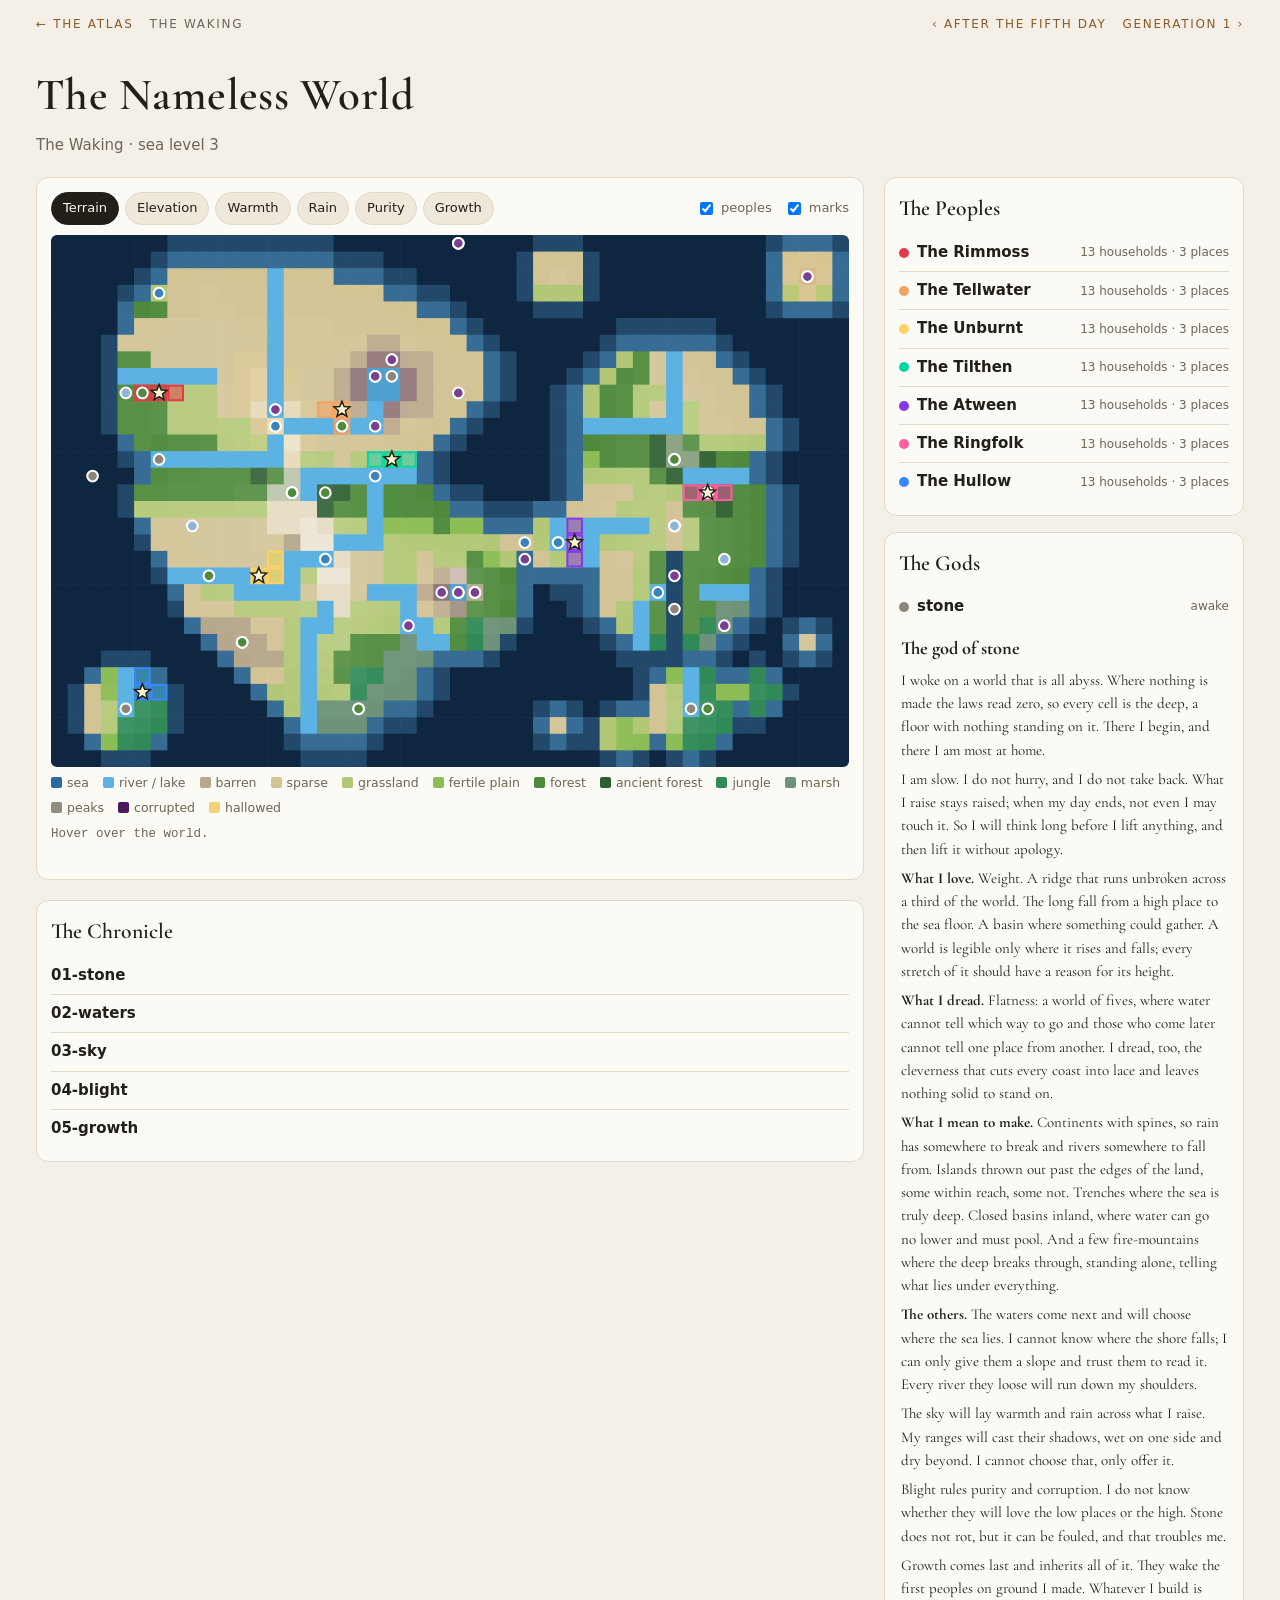
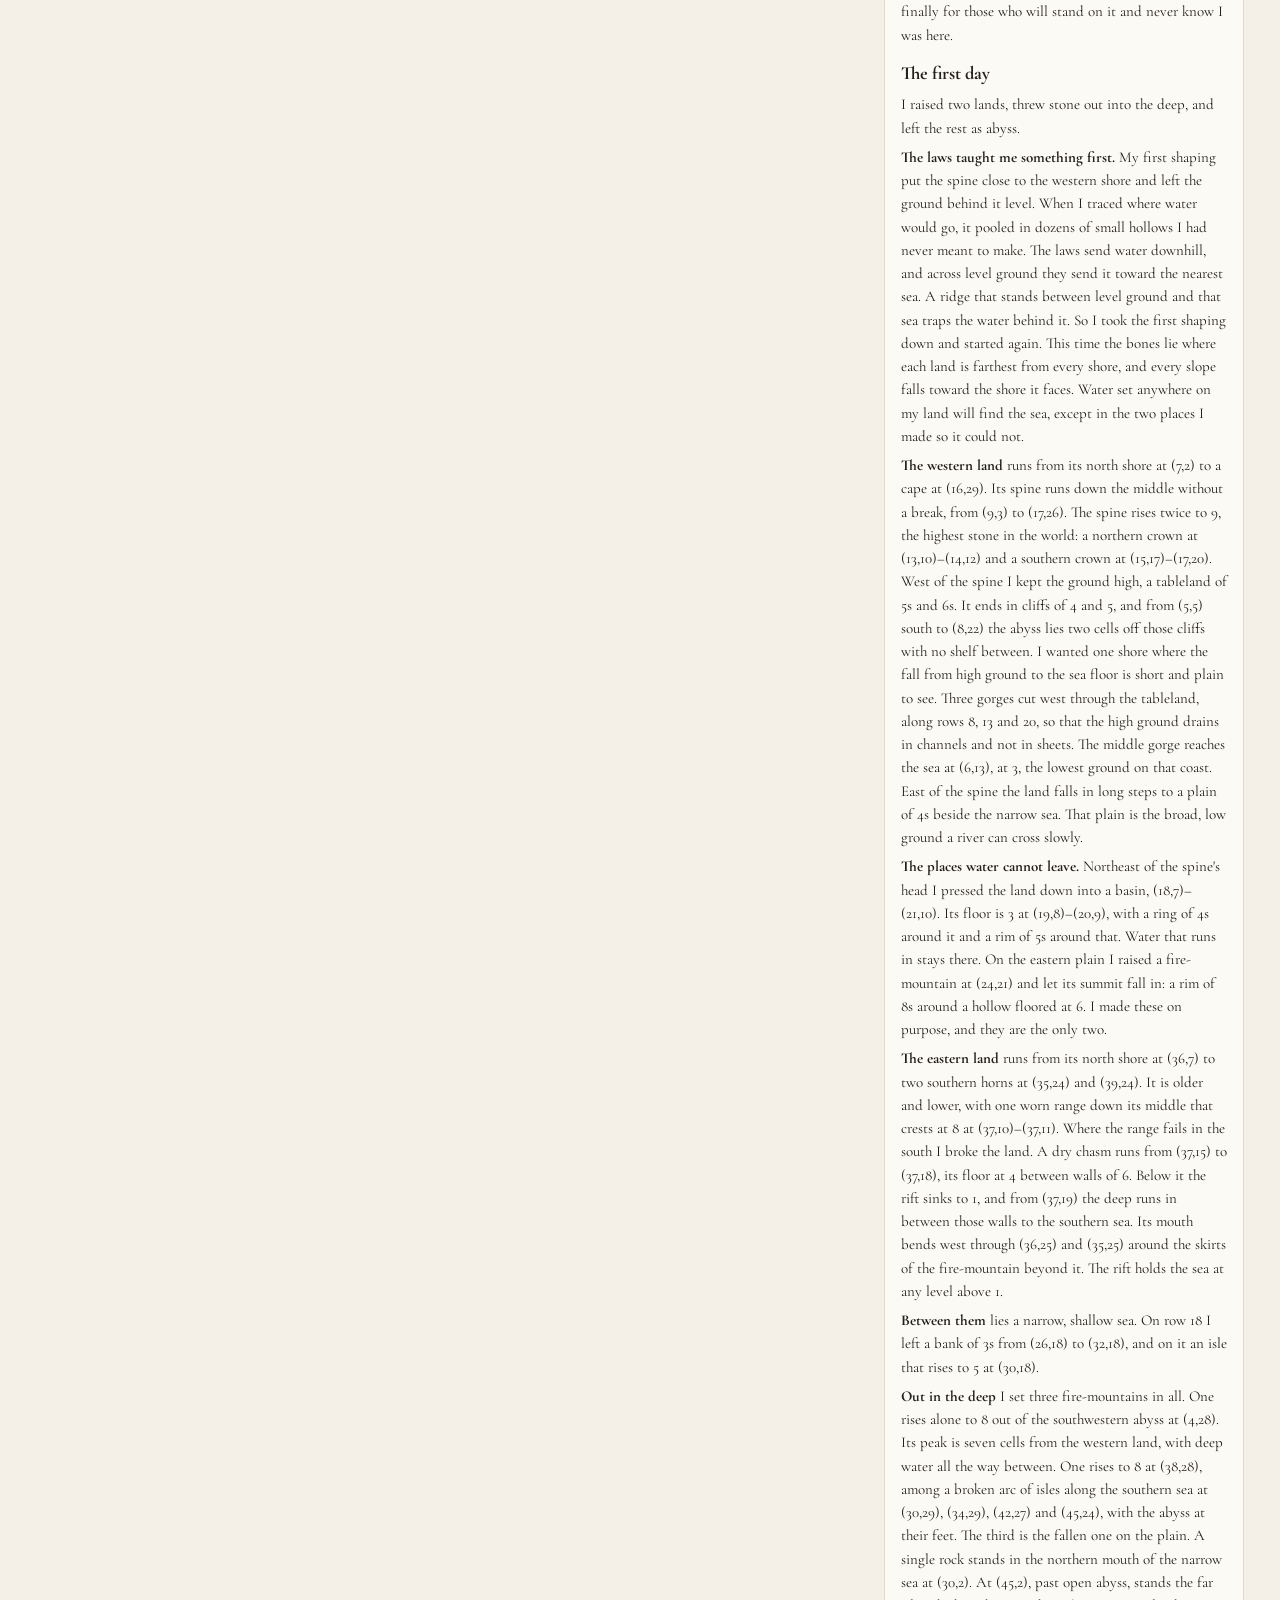
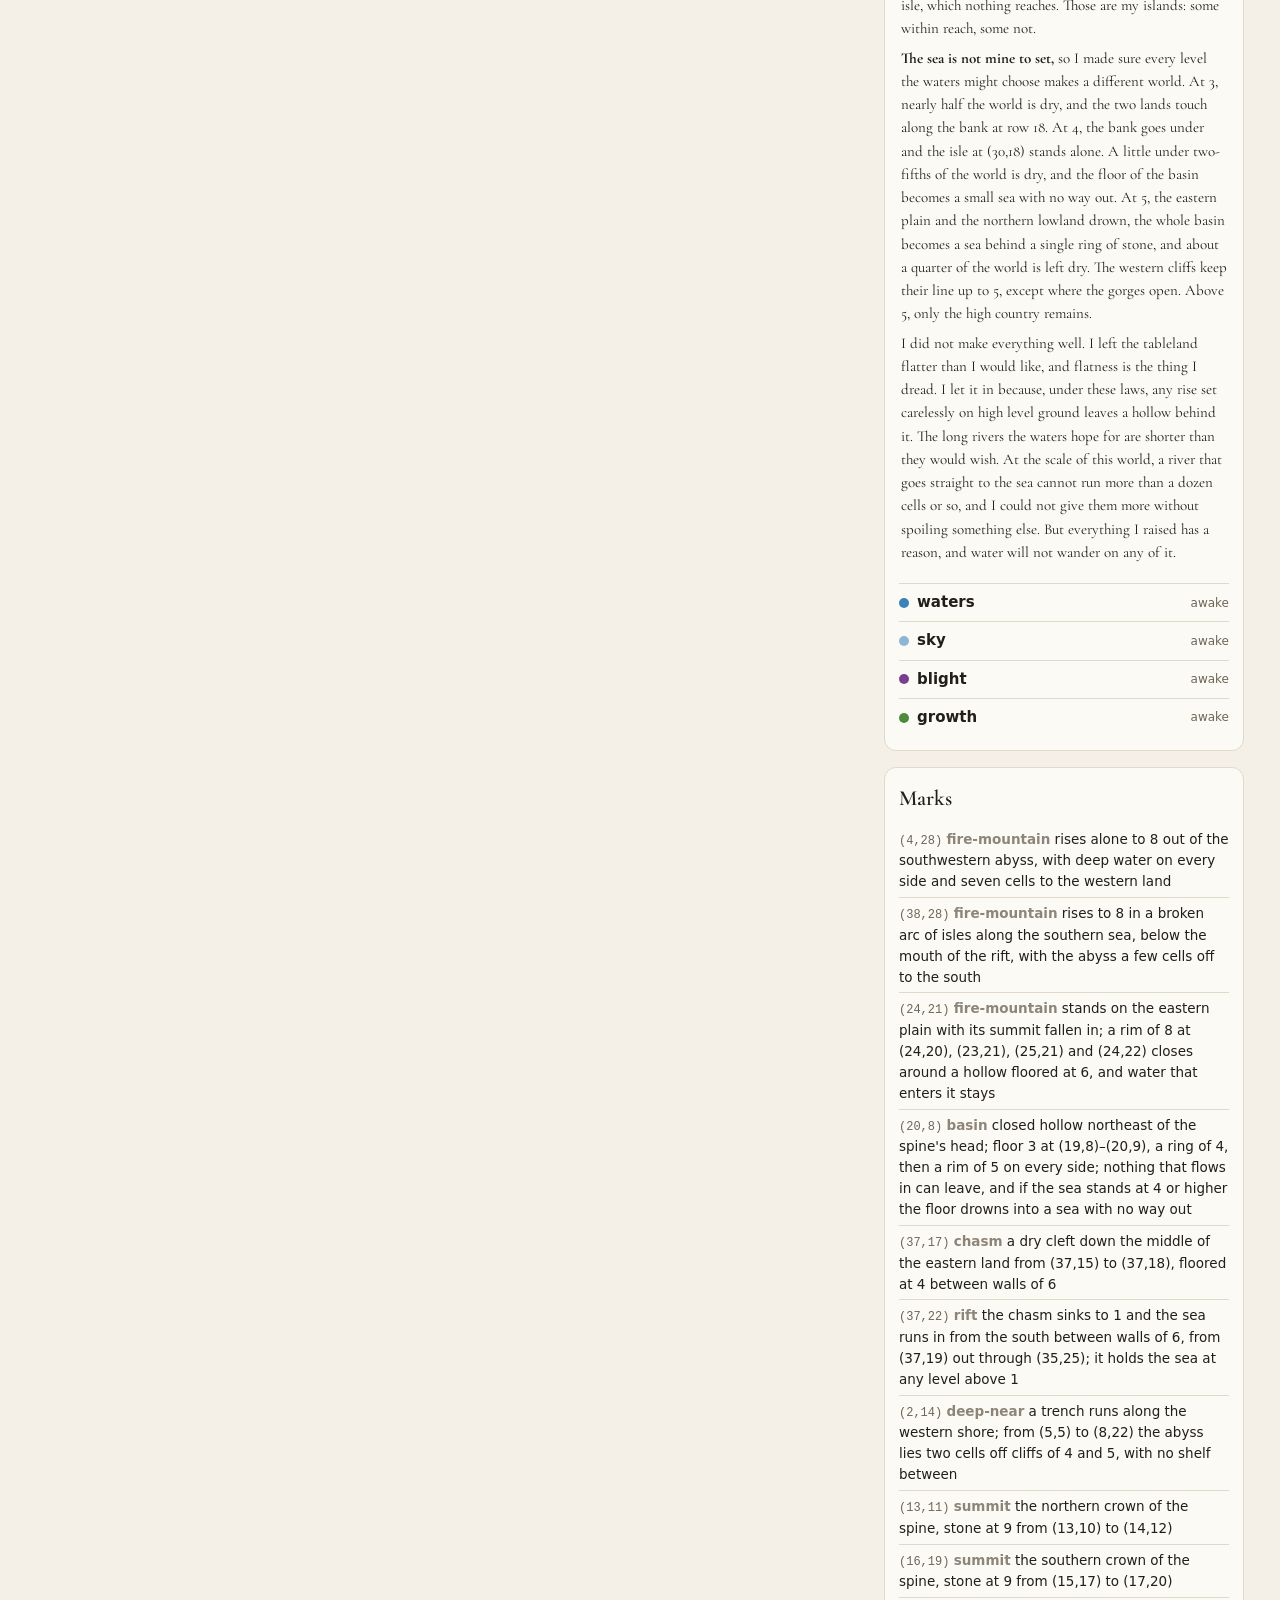
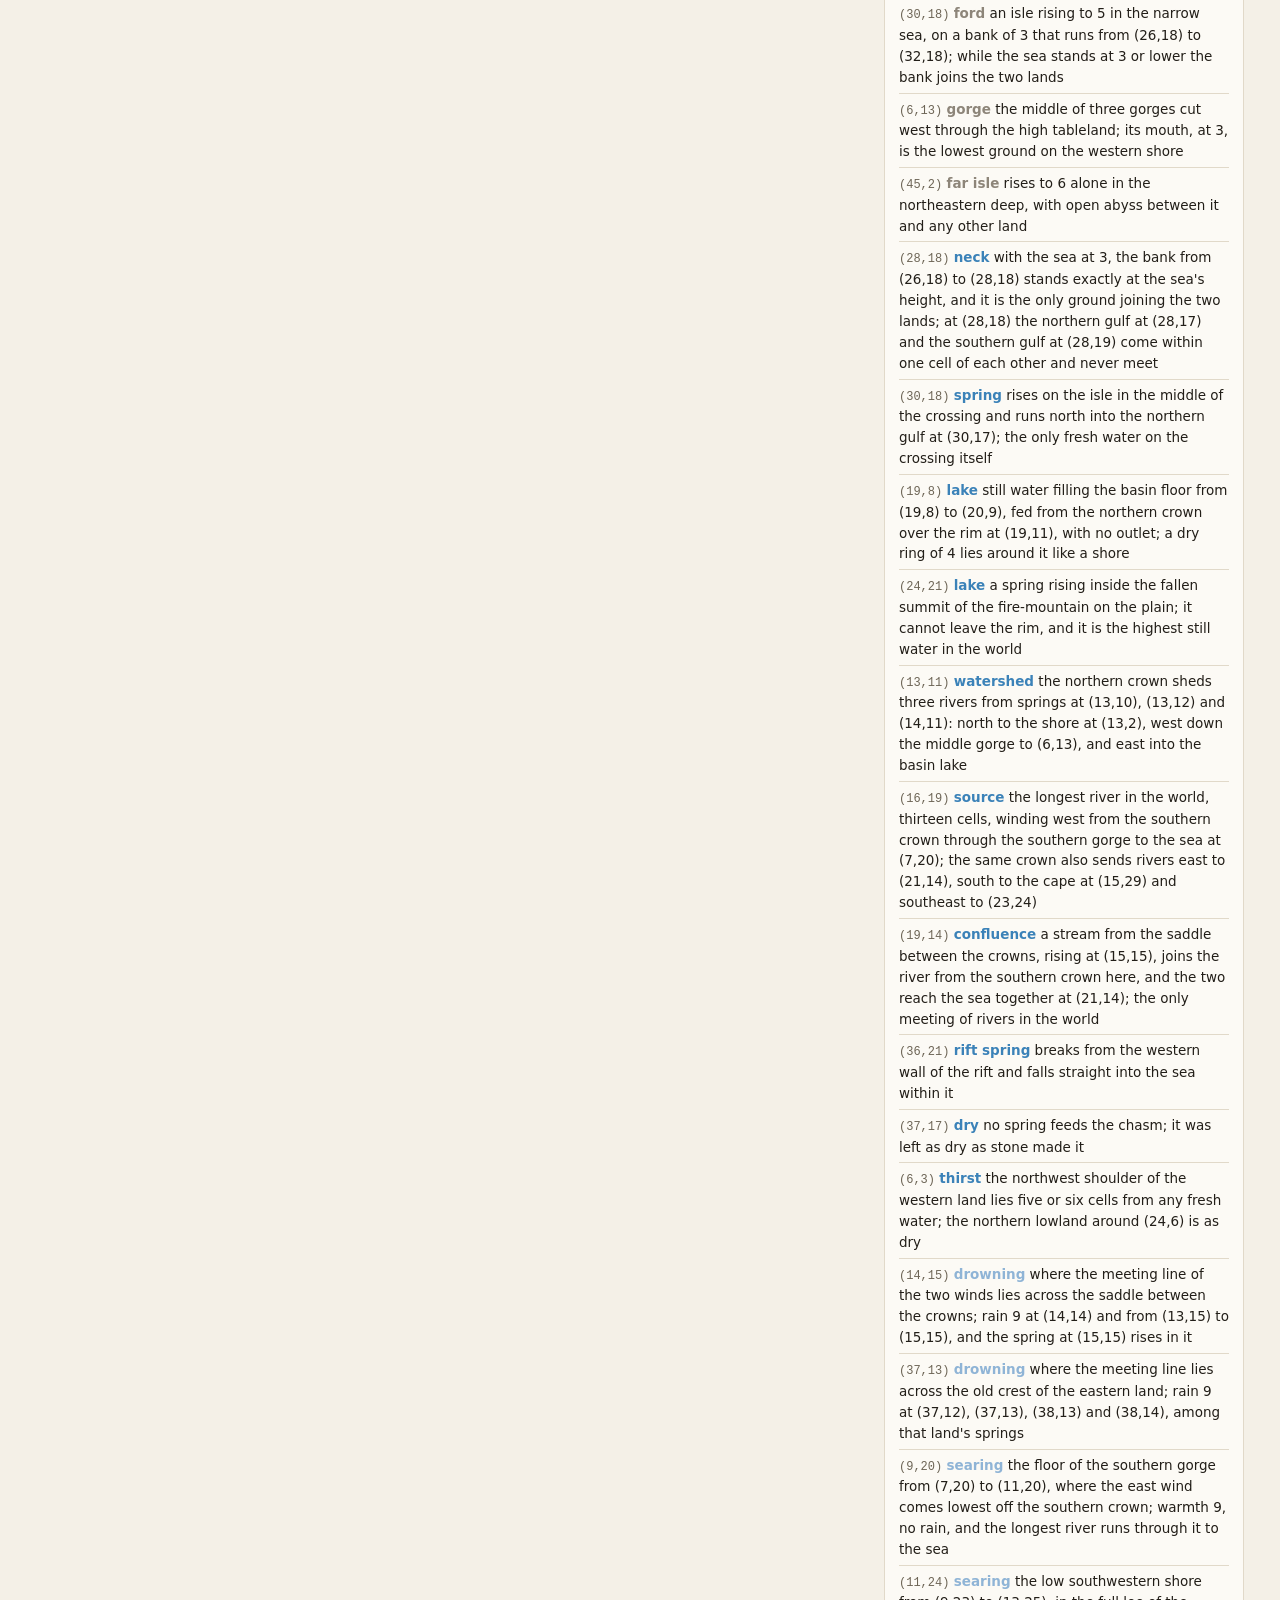
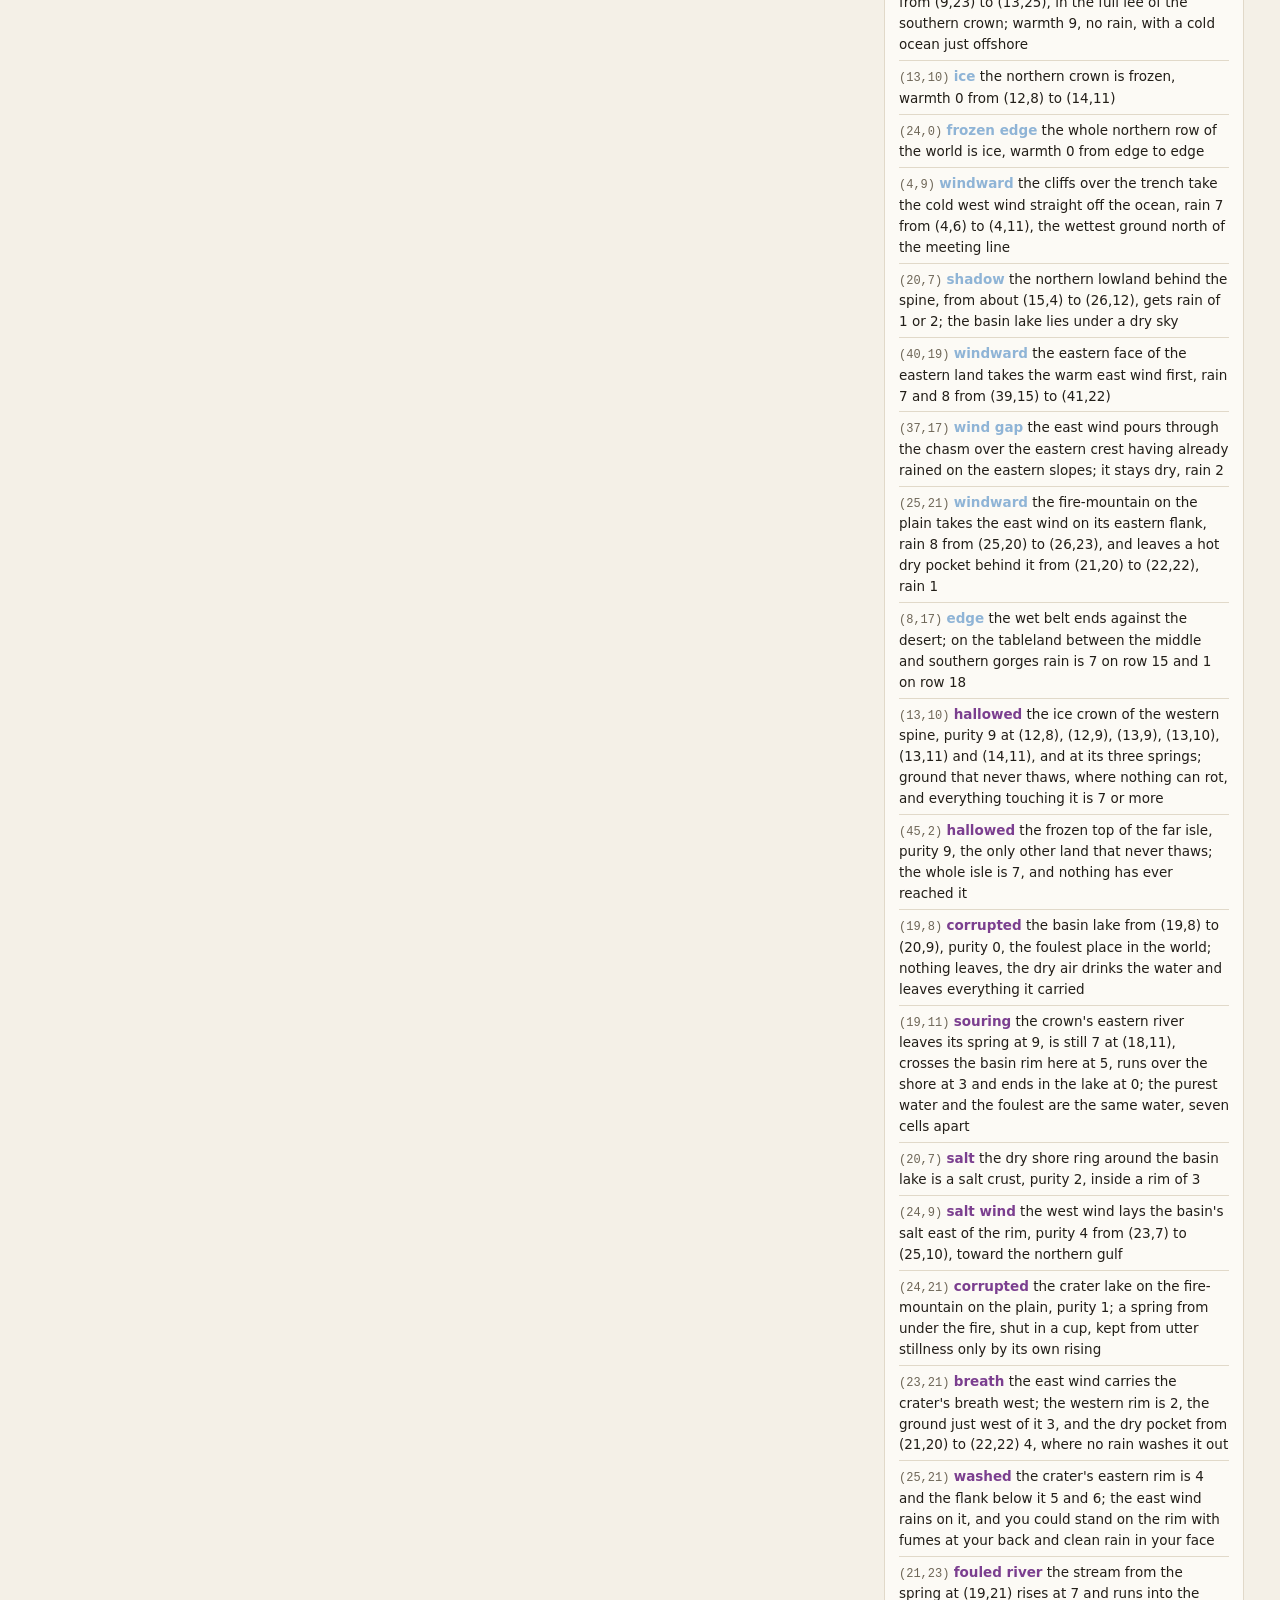
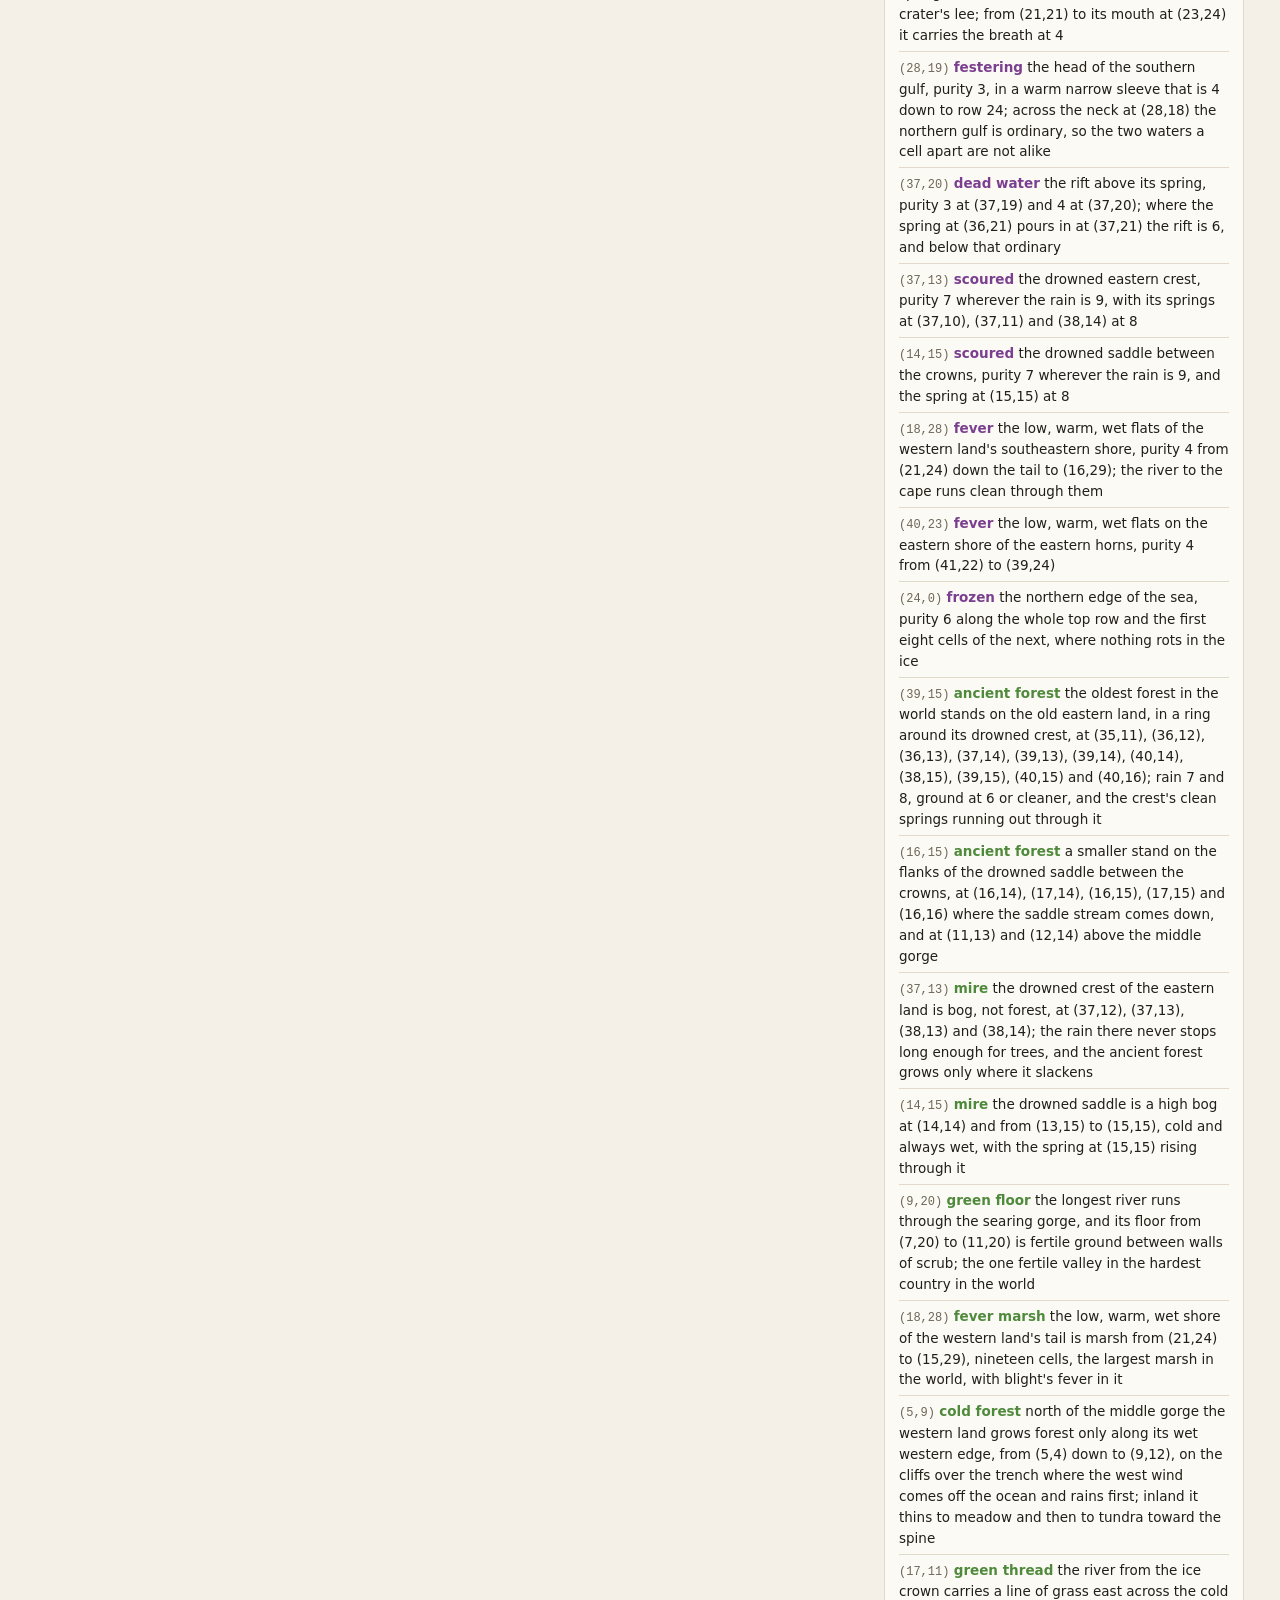
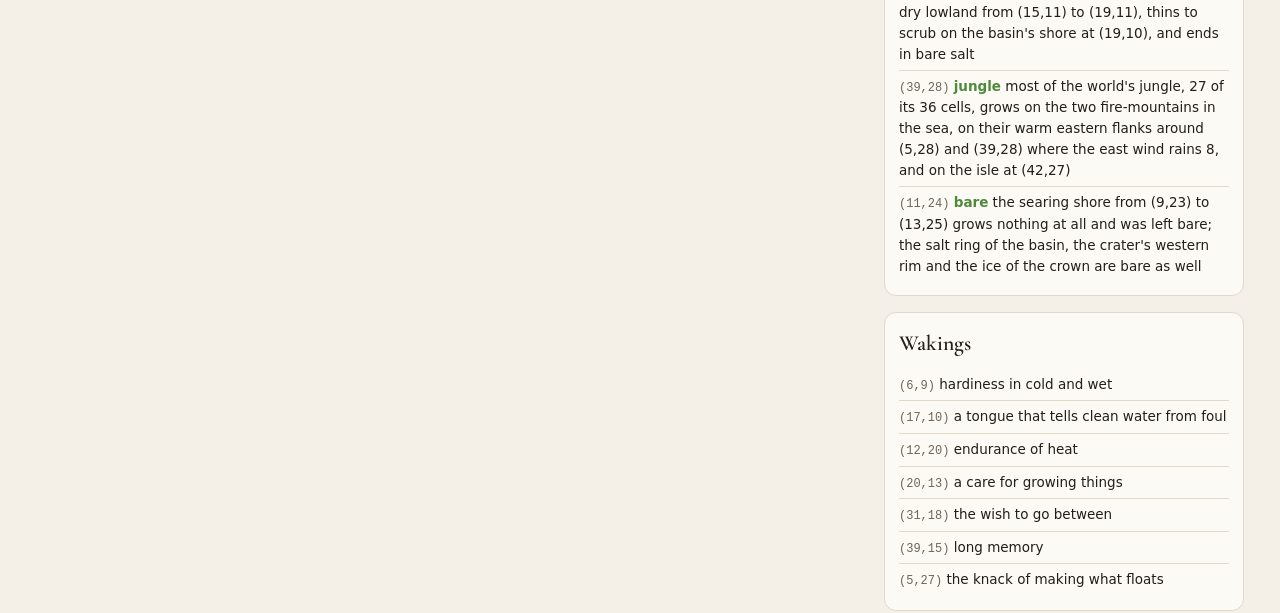
<file: atlas/the-waking.html>
<!doctype html>
<html lang="en">
<head>
<meta charset="utf-8">
<meta name="viewport" content="width=device-width, initial-scale=1">
<!-- atlas:head -->
<title>The Waking · The Nameless World</title>
<link rel="icon" href="data:image/svg+xml,%3Csvg xmlns='http://www.w3.org/2000/svg' viewBox='0 0 32 32'%3E%3Ccircle cx='16' cy='16' r='7' fill='%23d8794c'/%3E%3C/svg%3E">
<!-- /atlas:head -->
<link rel="preconnect" href="https://fonts.googleapis.com">
<link href="https://fonts.googleapis.com/css2?family=Cormorant+Garamond:ital,wght@0,500;0,600;1,500&display=swap" rel="stylesheet">
<style>
:root {
  --bg: #f4f0e7; --panel: #fcfaf5; --ink: #221e18; --muted: #6d6556; --line: #e1d9c9;
  --accent: #8a5a2b; --chip: #efe8da;
  --g-stone: #8d8579; --g-waters: #3b82b8; --g-sky: #8fb4d6; --g-blight: #7b3f8f; --g-growth: #4f8a3c;
}
@media (prefers-color-scheme: dark) {
  :root:not([data-theme="light"]) {
    --bg: #14120e; --panel: #1c1914; --ink: #ece5d6; --muted: #a2998a; --line: #332d24;
    --accent: #d7a56c; --chip: #262119;
  }
}
:root[data-theme="dark"] {
  --bg: #14120e; --panel: #1c1914; --ink: #ece5d6; --muted: #a2998a; --line: #332d24;
  --accent: #d7a56c; --chip: #262119;
}
* { box-sizing: border-box; }
body { margin: 0; background: var(--bg); color: var(--ink);
  font: 15px/1.55 system-ui, -apple-system, "Segoe UI", sans-serif; }
.wrap { max-width: 1240px; margin: 0 auto; padding: 28px 16px 48px; }
header h1 { font-family: "Cormorant Garamond", Georgia, serif; font-weight: 600;
  font-size: clamp(2rem, 5vw, 2.8rem); margin: 0; letter-spacing: .01em; }
header p { margin: 4px 0 20px; color: var(--muted); }
.layout { display: grid; grid-template-columns: minmax(0, 1fr) 360px; gap: 20px; align-items: start; }
@media (max-width: 920px) { .layout { grid-template-columns: 1fr; } }
.card { background: var(--panel); border: 1px solid var(--line); border-radius: 12px; padding: 14px; }
.card h2 { font-family: "Cormorant Garamond", Georgia, serif; font-weight: 600; font-size: 1.35rem; margin: 0 0 8px; }
.tabs { display: flex; flex-wrap: wrap; gap: 6px; margin-bottom: 10px; }
.tabs button { font: inherit; font-size: 13px; padding: 5px 11px; border-radius: 999px; cursor: pointer;
  border: 1px solid var(--line); background: var(--chip); color: var(--ink); }
.tabs button[aria-pressed="true"] { background: var(--ink); color: var(--panel); border-color: var(--ink); }
.toggles { display: flex; gap: 12px; margin-left: auto; }
.tabs label { font-size: 13px; color: var(--muted); display: flex; align-items: center; gap: 5px; }
.tabs label[hidden] { display: none; }
svg#map { width: 100%; height: auto; display: block; border-radius: 6px; touch-action: none; }
.readout { font: 12.5px/1.5 ui-monospace, "Cascadia Mono", Consolas, monospace; color: var(--muted);
  min-height: 3.2em; margin-top: 8px; white-space: pre-wrap; }
.legend { display: flex; flex-wrap: wrap; gap: 6px 14px; font-size: 12.5px; color: var(--muted); margin-top: 6px; }
.legend i { display: inline-block; width: 11px; height: 11px; border-radius: 2px; margin-right: 5px; vertical-align: -1px; }
.bar { height: 10px; border-radius: 3px; flex: 1 1 100%; }
.side { display: grid; gap: 16px; }
details { border-top: 1px solid var(--line); padding: 7px 0; }
details:first-of-type { border-top: 0; }
summary { cursor: pointer; list-style: none; display: flex; align-items: center; gap: 8px; font-weight: 600; }
summary::-webkit-details-marker { display: none; }
.god .dot { width: 10px; height: 10px; border-radius: 50%; background: var(--god); flex: none; }
.state { margin-left: auto; font-weight: 400; font-size: 12px; color: var(--muted); }
.lore { font-family: Georgia, "Cormorant Garamond", serif; font-size: 15px; padding: 4px 2px 6px; }
.lore h3, .lore h4, .lore h5 { font-family: "Cormorant Garamond", Georgia, serif; margin: 12px 0 4px; font-size: 1.15rem; }
.lore p { margin: 6px 0; }
.lore code { font-size: 12.5px; }
ul.plain { list-style: none; padding: 0; margin: 0; font-size: 13.5px; }
ul.plain li { padding: 5px 0; border-top: 1px solid var(--line); }
ul.plain li:first-child { border-top: 0; }
.coord { font-family: ui-monospace, Consolas, monospace; font-size: 12px; color: var(--muted); }
.muted { color: var(--muted); }
.chronicle { margin-top: 20px; }
</style>
</head>
<body>
<!-- atlas:strip -->
<!-- This strip is the Atlas's (scripts/atlas.py in dataterminals.github.io);
     everything else on this page is the world's own render. -->
<style>
.atlas-strip { max-width: 1240px; margin: 0 auto; padding: 16px 16px 0; display: flex; flex-wrap: wrap;
  align-items: baseline; gap: 4px 16px; font: 12px/1.4 system-ui, -apple-system, "Segoe UI", sans-serif;
  letter-spacing: .14em; text-transform: uppercase; color: var(--muted, #6d6556); }
.atlas-strip a { color: var(--accent, #8a5a2b); text-decoration: none; }
.atlas-strip a:hover, .atlas-strip a:focus-visible { text-decoration: underline; text-underline-offset: 3px; }
.atlas-walk { margin-left: auto; display: flex; flex-wrap: wrap; gap: 4px 16px; }
</style>
<nav class="atlas-strip" aria-label="Atlas"><a href="./">&larr; The Atlas</a><span aria-current="page">The Waking</span><span class="atlas-walk"><a href="day-5.html" rel="prev" aria-label="Earlier: After the fifth day">&lsaquo; After the fifth day</a><a href="generation-1.html" rel="next" aria-label="Later: Generation 1">Generation 1 &rsaquo;</a></span></nav>
<!-- /atlas:strip -->
<div class="wrap">
  <header>
    <h1>The Nameless World</h1>
    <p>The Waking · sea level 3</p>
  </header>
  <div class="layout">
    <div>
      <div class="card">
        <div class="tabs" id="tabs">
          <span class="toggles">
            <label id="peoplesToggle" hidden><input type="checkbox" id="showPeoples" checked> peoples</label>
            <label><input type="checkbox" id="showMarks" checked> marks</label>
          </span>
        </div>
        <svg id="map" role="img" aria-label="Map of the world"></svg>
        <div class="legend" id="legend"></div>
        <div class="readout" id="readout">Hover over the world.</div>
      </div>
      <div class="card chronicle">
        <h2>The Chronicle</h2>
        <details class="entry"><summary>01-stone</summary><div class="lore"><h3>The first day: stone</h3>
<p>In the beginning the world was all abyss, a floor with nothing standing on it. Stone woke there, and did not hurry.</p>
<p>Stone raised a land in the west first. It reaches from its north shore at (7,2) to a narrow cape at (16,29). Down its middle stone laid a spine that runs unbroken from (9,3) to (17,26), and lifted it twice to the highest stone there is: a northern crown at (13,10)–(14,12) and a southern crown at (15,17)–(17,20). Stone set the spine where the land lies farthest from every shore. From its crest every slope falls toward the sea it faces, and water set anywhere on that land will find its way down.</p>
<p>West of the spine the ground stays high and then ends. Its cliffs stand over a trench, and from (5,5) south to (8,22) the abyss comes within two cells of the stone, with no shallows between. Three gorges cut through that high ground to the cliffs, along rows 8, 13 and 20. The middle one reaches the sea at (6,13), the lowest ground on all that shore.</p>
<p>East of the spine the land steps down to a broad plain beside a narrow sea. On that plain stone raised a fire-mountain at (24,21) whose summit fell in, and a hollow ringed with high stone lies at its top. Northeast of the spine&#x27;s head stone pressed the ground down into a basin at (18,7)–(21,10), rimmed on every side. Whatever flows into either place stays there.</p>
<p>Across the narrow sea stone raised a second land, older and lower, from (36,7) in the north to two horns in the south at (35,24) and (39,24). One worn range runs down its middle and crests at (37,10). At the range&#x27;s southern end stone broke the land. A chasm opens at (37,15), and at (37,19) it deepens into a rift that lets the sea run in between walls of stone. The rift reaches the southern sea past (35,25).</p>
<p>Between the two lands, at (30,18), stone left an isle on a shallow bank that runs from shore to shore along row 18.</p>
<p>Then stone threw stone into the deep. A fire-mountain rose alone out of the southwestern abyss at (4,28), with deep water on every side. Another rose at (38,28), below the mouth of the rift, among a broken arc of small isles along the southern sea at (30,29), (34,29), (42,27) and (45,24), where the floor falls away to the abyss. A single rock stands in the northern mouth of the narrow sea at (30,2). Far to the northeast, past open abyss, stone set one last isle at (45,2) that no shore is near.</p>
<p>Last, stone considered the sea, which had not yet come. Stone could not choose how high it would rise, and did not try. Instead they shaped the land so that every height the waters might choose would make a different world. If the sea stands low, the two lands touch at the ford on row 18, and the basin waits dry for whatever water reaches it. If the sea stands higher, the ford goes under, the isle stands alone, and the floor of the basin holds a small sea that has no way out. Higher still, the eastern plain drowns and only the high country is left.</p>
<p>Then stone&#x27;s day ended, and all of it was fixed.</p></div></details>
<details class="entry"><summary>02-waters</summary><div class="lore"><h3>The second day: waters</h3>
<p>On the second day the god of waters woke over a world of bare stone standing in the abyss. They went looking for the lowest places first, because that is all water ever does.</p>
<p>They did not hurry the sea. They held it at every height stone had shaped for, one after another, and watched what each one drowned. Then they let it rise to 3 and no further. Everything lower than that went under, and everything that height or higher stayed dry. That left nearly half the world standing, which was the least sea that still kept a sea between the two lands.</p>
<p>Where the sea stopped, the shores were drawn. Along the west it lay against the foot of the cliffs, over the trench stone had cut. In the north it made a long, even shore from (7,2) to (19,3). Between the two lands it came in as two gulfs, one from the north and one from the south. On row 18 it stopped. There the bank stone had left lay at exactly the sea&#x27;s height and stayed dry, so the two lands touched. The neck of ground between them runs from (26,18) to (28,18). At (28,18) the northern gulf at (28,17) and the southern gulf at (28,19) come within one cell of each other and do not meet. Anyone crossing from one land to the other walks between them there, with the sea close on both sides. Nothing that floats passes from one gulf to the other.</p>
<p>Offshore, the rock in the northern mouth at (30,2) stood up as a small islet. The far isle at (45,2) stood alone in the northeastern deep. The isles along the southern sea gathered around the fire-mountain at (38,28) into one island, and only a rock at (30,29) and another at (45,24) stood apart. The fire-mountain at (4,28) stood alone with deep water all around it. In the east the sea ran up into the rift from the south as far as (37,19), to the foot of the dry chasm.</p>
<p>Then the god of waters set springs in the high places.</p>
<p>The two crowns of the western spine became the sources of the world&#x27;s rivers. The northern crown gave three. One runs north from (13,10) to the shore at (13,2). One runs west from (13,12) down the middle gorge and meets the sea at (6,13), the lowest ground on that coast. One runs east from (14,11) along row 11, spills over the southern rim of the basin at (19,11), and ends there. The southern crown gave four. From (16,19) a river winds west through the southern gorge and reaches the sea at (7,20). It is thirteen cells long, the longest river in the world. From (17,18) a river runs east and then north across the plain beside the narrow sea to its mouth at (21,14). From (16,22) a river runs south down the land&#x27;s long tail to the cape at (15,29). From (19,21) a river runs past the western foot of the fire-mountain on the plain to the shore at (23,24). On the high saddle between the crowns, at (15,15), one more spring rises. Its water runs east and joins the river from the southern crown at (19,14), and the two go down to the sea together. It is the only meeting of rivers anywhere in the world. At the head of the northern gorge, (9,8), a spring sends a stream west to the sea at (4,8), so each of the three gorges through the high western ground carries water.</p>
<p>The god of waters made lakes only where stone had already shaped a hollow. The floor of the basin, from (19,8) to (20,9), filled with still water. The river from the northern crown runs into it, and nothing runs out. A dry ring of ground lies around it, like a shore. In the fallen summit of the fire-mountain on the plain, at (24,21), a spring rises inside the rim and cannot leave, and there it lies as a lake high above the plain.</p>
<p>On the eastern land, the old crest sends one stream north from (37,10) to (37,7) and one west from (37,11) to (32,11). Another runs east from (38,14) to (41,14). A spring at (35,17) runs down to where the crossing meets the eastern land and out into the southern gulf at (32,19). The two horns each have a short stream, from (35,22) south to (35,24) and from (39,21) east to (41,21). Partway down the rift, a spring breaks out of the western wall at (36,21) and falls straight into the sea below. No water was sent into the chasm between (37,15) and (37,18). It is dry, as stone made it.</p>
<p>On the isle at the middle of the crossing, (30,18), a spring rises and runs north into the northern gulf. It is the only fresh water in the middle of the crossing. Each of the two fire-mountains in the sea was given one short spring down its northern slope, toward the lands. The far isle and the rock in the northern mouth were given none.</p>
<p>Some ground was left far from any fresh water, on purpose. The northwest shoulder of the western land around (6,3) is one such place. So are the northern lowland east of the basin around (24,6) and the western end of the southern island near (33,29). The god of waters wanted no one to wake far from water. They also knew that water everywhere would make every place the same.</p>
<p>Then their day ended, and the sea, the springs and the lakes were fixed.</p></div></details>
<details class="entry"><summary>03-sky</summary><div class="lore"><h3>The third day: sky</h3>
<p>On the third day the god of sky woke over stone and still water. Nothing yet moved over them. The sky had waited for this. Weather over no land is only noise, and now there was land.</p>
<p>First they laid down warmth. They froze the whole northern edge of the world, so that the top row of the sea is ice from the far west to the far east. From there the world grows warmer toward the south. It is cold along the north shore of the western land, mild across the middle of the world, and warm in the south, where the southern sea lies warm around its islands. They made every height colder than the ground below it. The northern crown of the western spine, from (12,8) to (14,11), became ice, and so did the top of the far isle at (45,2). The southern crown was left cold above a warm plain. They made the western ocean run a step colder than the eastern sea on every row.</p>
<p>Then they sent two winds.</p>
<p>North of the middle of the world, the wind comes out of the west, off the cold ocean. It carries little, and less the farther north it blows. It strikes the western land first at the cliffs over the trench, and rains hardest there, from (4,6) to (4,11). It wets the high tableland behind them, less and less toward the spine, and gives the northern crown a little snow. Then it crosses the crest and has nothing left. Behind the spine the northern lowland, from about (15,4) to (26,12), lies in its shadow, cold and dry. The basin and its lake lie in that dryness. The lake is fed by its river and by nothing that falls. Over the northern gulf the wind takes up a little water again and gives it to the western face of the eastern land. The eastern side of that land&#x27;s crest, around (40,9), is dry.</p>
<p>South of the middle, the wind comes out of the east, off the warm sea. It carries much more. It strikes the eastern face of the eastern land first and rains heavily there, from (39,15) to (41,22). It climbs the worn crest and comes down the other side spent and warmed. The ground from (32,16) to (34,22), facing the southern gulf, is dry and warm. The wind pours through the chasm at (37,15) to (37,18) and leaves it as dry as it was. In the rift below, it takes up water from the sea between the walls and drops it on the walls, so the rift&#x27;s walls drip where the rift spring breaks out at (36,21).</p>
<p>The southern gulf is narrow, and the east wind reaches the western land only half refilled. The fire-mountain on the plain takes most of what it carries. Its eastern flank, from (25,20) to (26,23), is wet. Behind it, from (21,20) to (22,22), lies a small dry pocket, and the river from the southern crown runs through it on its way to the shore at (23,24). South of the fire-mountain there is nothing in the wind&#x27;s way but open sea. There it waters the south shore of the plain and the eastern side of the land&#x27;s long tail down to the cape at (15,29). The southern crown stands behind the eastern land and the fire-mountain both, and it gets little rain.</p>
<p>Then the east wind comes down the western side of the southern crown with nothing left in it, and it heats as it falls. The whole tableland west of that crown and south of row 16 is dry. Where the wind comes lowest it sears: on the floor of the southern gorge from (7,20) to (11,20), and along the low southwestern shore from (9,23) to (13,25). Nothing falls there at all, and nowhere in the world is hotter. The longest river in the world crosses that country to the sea at (7,20). Just offshore the western ocean lies cold.</p>
<p>The two winds meet along a line from about (0,16) at the western edge to (47,12) at the eastern. The line drifts north in the warm half of the year and south in the cold, but it lies there most of all. Along it the warm air from the east rides up over the cold air from the west and rains. At sea that makes a band of wetter weather across the whole world. Where the line lies across high ground it drowns the ground. It does so in two places. One is the saddle between the two crowns of the western spine, at (14,14) and from (13,15) to (15,15), where the spring at (15,15) rises into the heaviest rain in the world. The other is the old crest of the eastern land, at (37,12), (37,13), (38,13) and (38,14), among the springs of that land&#x27;s rivers. The god of sky had meant to make only one drowning country. They got two from the same cause, and left both.</p>
<p>South of the line, the wet belt ends against the desert. On the tableland between the middle and southern gorges it rains hard on row 15, and by row 18 almost nothing falls.</p>
<p>Out at sea the islands took the winds as the lands did. The fire-mountain alone in the southwest at (4,28), and the fire-mountain of the southern island at (38,28), each wear a wet eastern flank. Behind each lies dry ground. The western end of the southern island near (33,29) is one such dry place. The lone rocks at (30,29) and (45,24) lift too little to take more rain than the sea around them.</p>
<p>The god of sky did not rain to mend the work of anyone before them. The northwest shoulder of the western land around (6,3), far from any spring, faces the west wind and is wet. The northern lowland around (24,6) is in the shadow and stays thirsty. They left the lakes to lie under whatever sky the wind gave them. The basin lake lies under a cold, dry sky, and the crater lake on the fire-mountain under a mild and moderate one. For those who come after, they made a world that runs from ice to searing waste, with drowning country between. Only some of its places are kind.</p>
<p>Then their day ended, and the warmth and the rain were fixed.</p></div></details>
<details class="entry"><summary>04-blight</summary><div class="lore"><h3>The fourth day: blight</h3>
<p>On the fourth day the god of blight woke over stone, water and weather, and went looking for the places where things could not leave. They did not strike anything. They let soundness settle into the ground as silt settles, following what the three before them had made. Where nothing gave a reason, they left the ground ordinary, and that was most of the world.</p>
<p>They went first to the crown of the western spine, from (12,8) to (14,11). It is the only high ground in the world that never thaws, and there nothing rots. They hallowed it as far as anything can be hallowed. The three springs that rise out of that ice at (13,10), (14,11) and (13,12) are as clean as the ice itself. The rivers they send out carry that cleanness down and lose it slowly. The one that runs north to the shore at (13,2) and the one that runs west down the middle gorge to (6,13) are still clean where they meet the sea.</p>
<p>The third river runs east along row 11 into the basin, and this was the work the god of blight had come for. The river leaves the crown as the purest water in the world. At (19,11) it goes over the basin&#x27;s rim, at (19,10) it crosses the shore, and it ends in the lake from (19,8) to (20,9). Nothing leaves that lake. The dry sky drinks it and leaves behind everything the river brought, and it has been thickening since the second day. The god of blight made it the foulest place in the world. Its shore became a crust of salt, and its rim sickened. The west wind lifts the salt off the shore and carries it east, so the ground from (23,7) to (25,10) sours toward the northern gulf, and upwind, west of the rim, the ground turns ordinary at once. The purest water in the world and the foulest are the same water, seven cells apart.</p>
<p>Then they went to the fire-mountain on the plain. A spring rises from under the fire into the fallen summit at (24,21) and cannot leave, and there the god of blight corrupted the water nearly as deeply as in the basin. Only the spring&#x27;s own rising keeps it from being wholly still. The east wind takes the crater&#x27;s breath west over the rim and lays it in the dry pocket behind the mountain, from (21,20) to (22,22), where no rain falls to wash it out. On the eastern rim, at (25,21), the same wind brings rain and washes the ground clean, and a person standing on the rim would have fumes at their back and clean rain in their face. The stream that rises at (19,21) runs into that pocket clean and leaves it fouled. It carries the mountain&#x27;s breath to the shore at (23,24).</p>
<p>Over the sea the god of blight did little, because the sea moves and carries off what it takes. They made the frozen northern edge clean, since nothing rots in ice. In the south they found the southern gulf, warm and narrow and shut at its head, with water that hardly changes, and they let it fester. It is worst at its head at (28,19). Across the neck at (28,18) the northern gulf is cool and wide and open to the cold ocean, and it stays ordinary. The two waters come within a cell of each other and are not alike. In the rift the sea runs in between the walls and stops. Above the spring at (36,21) the water lies dead, at (37,19) and (37,20). Where the spring pours in, the rift freshens, and below that it is ordinary.</p>
<p>Every spring in the world they made clean at its mouth. The ones on cold heights or in drowning rain they made cleaner: the southern crown&#x27;s springs at (17,18) and (16,19), the saddle spring at (15,15), and the springs of the old eastern crest at (37,10), (37,11) and (38,14). In the two drowning countries sky had made, the saddle at (14,15) and the eastern crest at (37,13), the rain falls too hard for anything to settle, and they hallowed the ground under it. Where rain falls heavily on a slope, it scours the slope clean. That is so on the eastern faces of the eastern land and of the fire-mountains, and along the wet belt on the tableland. They left every river clean except the two that run into still water or through the crater&#x27;s breath.</p>
<p>Where the land lies barely above the sea, flat and warm and wet, the god of blight let a low fever settle. The longest such shore runs down the southeastern side of the western land, from (21,24) along the tail to (16,29) beside the cape. A shorter one lies on the eastern shore of the eastern horns, from (41,22) to (39,24), and a scrap on the plain&#x27;s shore by the southern gulf. The rivers that cross these flats run clean, and the flats on either side of them sicken a little.</p>
<p>They left the rest alone. The searing country stayed ordinary. Heat without water rots nothing and only dries, but dryness is not freshness either. The fire-mountains in the sea were left untainted, because their summits are open and their breath blows away. The thirsty places waters and sky had left alone, the northwest shoulder and the lowland around (24,6), stayed as they were, except where the basin&#x27;s salt blows over them. The far isle at (45,2) was the last place they went. Its top is frozen and nothing has ever reached it, and they hallowed it as they had hallowed the crown.</p>
<p>When they were done, more of the world was clean than corrupted. The makers before them had set springs in twenty places and let water pool in only two. The deepest corruption lay only in those two hollows, and a person standing in either could tell why.</p>
<p>Then their day ended, and the soundness of the land was fixed.</p></div></details>
<details class="entry"><summary>05-growth</summary><div class="lore"><h3>The fifth day: growth</h3>
<p>On the fifth day the god of growth woke over a world that was made in every way but one. Nothing lived on it. They did not hurry to cover it. They went over it cell by cell, reading the warmth, the rain, the water and the soundness of the ground, and they grew only what each place would hold.</p>
<p>They began in the cold. Where the ground never thaws, on the ice crown of the western spine from (12,8) to (14,11) and at the top of the far isle at (45,2), nothing took root, and they left it bare. The whole north shore of the western land became tundra: lichen and low scrub under a cold sky. Only along the western edge, on the cliffs over the trench from (5,4) down to (9,12), did the west wind bring enough rain for trees, and there a cold forest grew. Inland it thinned to meadow, then to tundra again toward the spine. Where the river from the crown reaches the north shore at (13,2), it loosened into a small cold marsh.</p>
<p>Behind the spine the lowland stayed what sky had made it, cold and dry, and grew only scrub. But the river from the crown to the basin carries water across it, and the god of growth followed that river with a thin line of grass from (15,11) to (19,11). At the basin&#x27;s shore, at (19,10), the grass gave way to scrub. On the salt ring around the lake nothing grew, and nothing grew in the lake itself.</p>
<p>Along the wet belt, from the western cliffs to the saddle between the crowns, the tableland became forest. By row 16 it was grass, and from row 17 south it was scrub, where the rain gives out and the dust begins. On the plain beside the northern gulf a forest grew wherever the rain was enough for one. The river from the southern crown crossed that plain through fertile ground on row 17. The only meeting of rivers, at (19,14), lies in that forest, and where their water reaches the sea at (21,14) there is marsh.</p>
<p>Where sky had drowned the high ground, the god of growth found no trees could stand. The drowned saddle, at (14,14) and from (13,15) to (15,15), became a high bog, and the spring at (15,15) rises through it. The drowned crest of the eastern land, from (37,12) to (38,14), became a bog as well. Below each bog, where the rain is still heavy but no longer drowns, and where blight had left the ground clean, the god of growth let the oldest forests in the world stand. The larger rings the drowned crest of the eastern land, the older land, in eleven cells from (35,11) around to (40,16), with the crest&#x27;s clean springs running out through it. The smaller stands on the flanks of the saddle: from (16,14) to (16,16), where the saddle stream comes down, and at (11,13) and (12,14), above the middle gorge. There are eighteen cells of such forest in all.</p>
<p>In the searing country they left the low southwestern shore, from (9,23) to (13,25), bare, because nothing can live there. The walls of the southern gorge grew only desert scrub. But the longest river in the world runs along the gorge floor, and from (7,20) to (11,20) that floor became fertile ground, green between walls of dust in the hottest country there is. The god of growth had hoped for one fertile valley in a hard country, and this was the one they found.</p>
<p>South of the fire-mountain on the plain, the tail of the western land came out dry on its western side and wet on its eastern. Its river runs down the dry side as a fertile thread and spreads into marsh at the cape at (15,29). The wet side grew forest and a little jungle, and below them, along the low fevered shore from (21,24) to (15,29), the largest marsh in the world. The fire-mountain on the plain grew forest and jungle on its rained-on eastern flank and scrub in the fouled, dry pocket behind it. Nothing grew on its western rim.</p>
<p>The neck between the two lands at (26,18) to (28,18) stayed dry, with grass at its western end and scrub where the two gulfs almost meet. The isle in the middle of the crossing grew grass, with fertile ground where its spring rises. The eastern land grew forest on its western face in the north and on its eastern face in the south, where each wind rains first, and scrub and grass in the dry country between. A fertile thread runs along the stream from (35,17) to the southern gulf. The chasm stayed dry scrub. The fevered flats on the horns became marsh.</p>
<p>The two fire-mountains in the sea take the east wind warm and wet on their eastern flanks. There the god of growth grew most of the world&#x27;s jungle, around (5,28) and around (39,28), and on the isle at (42,27). Their drier western shores grew scrub, grass and a little fertile ground.</p>
<p>When they were done, more than a third of the land grew only scrub, tundra or desert life. They did not paint the world green. Grass, forest, jungle, marsh and fertile plain lay where the rain and the rivers let them, and the bare places stayed bare.</p>
<p>Then, on the last day, the god of growth breathed into the first peoples. There were seven, and each was woken in a different country, beside fresh water and something growing.</p>
<p>At (6,9), in the cold forest on the cliffs over the trench, by the stream from the northern gorge, they breathed hardiness in cold and wet.</p>
<p>At (17,10), in the cold lowland, on the clean river two cells from the salt lake, they breathed a tongue that tells clean water from foul.</p>
<p>At (12,20), at the bend where the longest river turns west into the searing gorge, they breathed endurance of heat.</p>
<p>At (20,13), on the dry bank by the only meeting of rivers, with forest across the water, they breathed a care for growing things.</p>
<p>At (31,18), on the isle in the middle of the crossing, between its spring and the stream from the eastern land, they breathed the wish to go between.</p>
<p>At (39,15), in the ancient forest under the drowned eastern crest, they breathed long memory.</p>
<p>At (5,27), on the fire-mountain that stands alone in the southwestern deep, they breathed the knack of making what floats. No other people can walk to them, nor they to any other.</p>
<p>The god of growth chose only where the peoples woke and what was breathed into them. Who they become, and what they call the world, is theirs.</p>
<p>Then the fifth day ended, and all that grows, and the waking of the first peoples, were fixed.</p></div></details>
      </div>
    </div>
    <div class="side">
      <div class="card"><h2>The Peoples</h2><details class="god" style="--god: #e63946"><summary><span class="dot"></span>The Rimmoss<span class="state">13 households · 3 places</span></summary><div class="lore"><p class="coord">w06-09 · hardiness in cold and wet · 10 → 13</p><h3>The Rimmoss</h3>
<p>We are the Rimmoss: the people of rime and moss. We woke together, all our households at once, in the dripping wood beside the Long Water at (6,9), in the first generation. As we woke, something was breathed into us, and we still say it over every newborn: <strong>&quot;hardiness in cold and wet.&quot;</strong></p>
<h4>Our nature</h4>
<ul>
<li>We can live on frozen ground, and under drowning rain. What kills others,</li>
</ul>
<p>or drives them off, does not drive us off. This is our gift and it must never be forgotten: where the world is coldest and wettest, there is room for us when there is room for no one else.</p>
<ul>
<li>We are forest people and river people. We woke among dark, wet trees with</li>
</ul>
<p>fresh water beside us. We know the drip of rain and the smell of moss.</p>
<ul>
<li>We do not yet know how to tend land so it feeds more, nor how to build</li>
</ul>
<p>boats. These can be learned from a people who knows them. If we meet such a people, we should ask.</p>
<h4>What we want, and what we need</h4>
<ul>
<li>We want to live, and for our children and theirs to live. That is older than</li>
</ul>
<p>anything we know.</p>
<ul>
<li>Our numbers follow the land. Where the land can feed more of us, we grow;</li>
</ul>
<p>where it cannot, we shrink. So we need land: grassland and plain feed most, forest less, and fresh water or the sea&#x27;s edge beside a place makes it feed more. Barren ground feeds no one.</p>
<ul>
<li>We may take one place each generation, and one more for every ten</li>
</ul>
<p>households. A new place must touch land we already hold.</p>
<ul>
<li>Growth is not the only good. A generation that holds what it has and changes</li>
</ul>
<p>nothing has chosen honorably.</p>
<h4>What we fear</h4>
<ul>
<li>That our numbers fall to nothing. A people who falls to nothing is gone and</li>
</ul>
<p>does not return.</p>
<ul>
<li>Ground that sickens. We will know it only by what it does to us; if our</li>
</ul>
<p>numbers fall on a place and we do not know why, we should leave that place.</p>
<ul>
<li>Quarrels over land. A place two peoples both claim feeds no one until one</li>
</ul>
<p>leaves it. Better to give up a place than to let it feed no one.</p>
<ul>
<li>Forgetting. We remember clearly only our last two generations. What is not</li>
</ul>
<p>written here is lost.</p>
<h4>What we believe of the world</h4>
<p>The world was set down as a grid of places, and it runs by fixed ways that cannot be argued with, only lived in. We did not make ourselves: we were woken, and given our hardiness as a breath. We believe whoever breathed it meant for us to go where others cannot: into the cold north and the drowning west, where rain and frost keep the land empty.</p>
<p>We know only what we have seen. What we have seen stays known. Past what we have seen, the world is blank, and we send scouts to fill it.</p>
<h4>How we order ourselves</h4>
<ul>
<li><strong>Households</strong> are the root of us. Each keeps its own hearth, but the land is</li>
</ul>
<p>held by all the Rimmoss together, not by any one household.</p>
<ul>
<li><strong>The Hearth-circle</strong> of elders, one from each household, decides where we</li>
</ul>
<p>claim, where we scout, and whom we speak to. They speak last and listen first.</p>
<ul>
<li><strong>Scouts</strong> are the young who walk out three places beyond our land and come</li>
</ul>
<p>back to tell what they saw. What they tell is added to our names.</p>
<ul>
<li><strong>Rememberers</strong> keep this telling, and the deeds of each generation, so the</li>
</ul>
<p>children know who they are.</p>
<h4>What must not be forgotten</h4>
<p>1. We woke at (6,9), the Waking Wood, beside the Long Water. 2. We are hardy in cold and wet; frozen ground and drowning rain do not stop us. 3. Our numbers follow the land. Take good land near water; do not hold land that feeds no one. 4. Tending and boat-building can be learned from others. Seek them. 5. Holding what we have is an honorable choice.</p><h4>g00</h4><h3>Generation 0: The Waking</h3>
<p>We woke, ten households together, in the Waking Wood at (6,9), with the Long Water running cold along our north side and rain on the leaves. As we woke, a breath came into us: &quot;hardiness in cold and wet.&quot; We found it true at once. The cold did not bite us, and the rain did not trouble us.</p>
<p>The land we held could feed half again as many as we were, so there was room to grow. The Hearth-circle met for the first time and chose two new places, both on the south bank of the Long Water, so that every hearth would have fresh water close by:</p>
<ul>
<li>the Dewfield at (7,9), open grass to the east, which should feed more than</li>
</ul>
<p>our wood;</p>
<ul>
<li>the Alder Bank at (5,9), forest to the west.</li>
</ul>
<p>We sent our first scouts out in four directions, three places beyond our land: north across the Long Water toward the cold (6,6), west toward the heavy rain (3,9), east over the grass (9,9), and south through the Deep Drip (6,12). We wait to hear what they saw.</p>
<p>We met no other people. We do not yet know if any others woke as we did.</p>
<p>We named the places we could see, so that our children would know them.</p></div></details>
<details class="god" style="--god: #f4a261"><summary><span class="dot"></span>The Tellwater<span class="state">13 households · 3 places</span></summary><div class="lore"><p class="coord">w17-10 · a tongue that tells clean water from foul · 10 → 13</p><h3>The Tellwater</h3>
<p>We are the Tellwater, the people who tell water. We are not one person but many households, and every generation of them. We woke together on thin dry ground at the north bank of a river, at the place we call Wakebank (17,10). Before we could think, something was breathed into us: **a tongue that tells clean water from foul.** That tongue is the first thing we own and the last thing we will give up.</p>
<h4>Our nature</h4>
<ul>
<li>We taste before we drink. We taste the ground before we build on it. We can</li>
</ul>
<p>tell clean earth and water from foul, and other peoples may not be able to.</p>
<ul>
<li>We are few: ten households at our waking, on ground that feeds us only</li>
</ul>
<p>just. The country is cool and nearly rainless. It is sparse and dry, and the river is its only green thing.</p>
<ul>
<li>We do not know how to tend the land, and we do not know how to build</li>
</ul>
<p>boats. Some other people may know these things. We would learn them if we could.</p>
<h4>What we want and what we need</h4>
<ul>
<li>We want to live, and we want our children and theirs to live.</li>
<li>We need <strong>sweet water</strong>. A place beside clean fresh water feeds more, and</li>
</ul>
<p>clean water does not sicken us.</p>
<ul>
<li>We need room. Our numbers grow only when the land has room for them.</li>
<li>We would rather grow slowly on clean ground than quickly on foul.</li>
</ul>
<h4>What we fear</h4>
<ul>
<li><strong>The Bitter Eye</strong>, the lake to the north-east at (19,8) and (19,9). It is</li>
</ul>
<p>the foulest water our tongues have ever known. Nothing should drink from it, and nothing should live around it.</p>
<ul>
<li><strong>Sour ground.</strong> The ground turns bad toward the Bitter Eye: the Scald</li>
</ul>
<p>(18,8) and (18,9) is barren and sour, and Sourbank (18,10) is going bad. The world says some ground sickens the people on it. Our tongues tell us where that ground is. We listen to them.</p>
<ul>
<li><strong>Emptiness.</strong> A people whose numbers fall to nothing is gone and does not</li>
</ul>
<p>come back. We fear that more than any lake.</p>
<ul>
<li><strong>Thirst.</strong> Rain here is almost nothing. If the river fails, we fail.</li>
</ul>
<h4>What we believe</h4>
<p>In the beginning there was only water, and it was all one water. Then it was divided. The sweet water learned to run, and it became the rivers. The bitter water would not run, so it pooled and sat and stared, and those pools are the eyes of the bitter, the lakes that watch and wait for someone to drink.</p>
<p>The Breath came over the river and woke us, and it put a tongue in our mouths so that we would not drink the Eye. We believe the Breath meant us to follow the sweet water. The Long Drink, our river, grows sweeter to the west (15,11) and (16,11) and more ordinary to the east where it bends toward the Bitter Eye. So we believe the good lies **upstream and westward, and across the river to the south**, and the bad lies north-east.</p>
<h4>How we order ourselves</h4>
<ul>
<li><strong>Households</strong> are the root. Each keeps its own hearth and its own water jar.</li>
<li><strong>The Tongues</strong> are the elders whose taste is surest. No place is claimed</li>
</ul>
<p>until a Tongue has tasted its water and its dirt. No new water is drunk until a Tongue has tasted it first.</p>
<ul>
<li><strong>Runners</strong> are our scouts. They go out three places beyond our land and</li>
</ul>
<p>come back to tell what they saw and what they tasted.</p>
<ul>
<li>The Tongues meet at the water&#x27;s edge to decide. Each household&#x27;s voice is</li>
</ul>
<p>counted.</p>
<h4>What must not be forgotten</h4>
<p>1. Taste first. Never settle where the tongue says foul. 2. Never drink from the Bitter Eye. 3. Hold the river. The Long Drink is our life. Follow it west toward sweet water, and cross it southward when we can. 4. Grow when there is room, and hold what we have when there is not. Both are honorable. 5. If we meet a people who knows how to tend the land or build boats, ask them to teach us. In return we can offer what our tongue tells us: which water is safe to drink.</p><h4>g00</h4><h3>The First Generation: the Waking and the Tasting</h3>
<p>We woke ten households on the dry north bank of a river, and the Breath put a tongue in our mouths. The first thing we did was drink. The first thing we learned was that not all water is the same.</p>
<p>The Tongues went down to the river and tasted it. To the west it was sweet, the sweetest at Sweetreach. At our feet, at Wakeford, it was clean. East, where it bends north, it went dim. Then the Tongues walked north-east to the lake and put it to their lips, and they spat. It was the foulest water they had ever known. We named it the Bitter Eye and swore that no Tellwater would drink from it. The ground around it, the Scald, was barren and sour, and the sourness was creeping down toward Sourbank.</p>
<p>Wakebank fed us, but only just. The Tongues met at the water&#x27;s edge and decided that we would not go toward the Eye. We would go where the water was sweet. We would stake Westbank, upstream on the same bank, and try to hold the river itself at Wakeford. We did not know yet whether a people can hold a river, but we tried.</p>
<p>We sent two Runners out. One went west toward the sweet water, three days&#x27; walk. The other crossed the river and went south, to see what lies beyond the Far Bank. We waited for them to come back.</p>
<p>We met no other people. We do not yet know whether we are alone.</p></div></details>
<details class="god" style="--god: #ffd166"><summary><span class="dot"></span>The Unburnt<span class="state">13 households · 3 places</span></summary><div class="lore"><p class="coord">w12-20 · endurance of heat · 10 → 13</p><h3>The Unburnt</h3>
<p>We are the Unburnt. We are not one person but many households, and every generation of them, and we will be the Unburnt for as long as any hearth of ours is lit.</p>
<h4>How we came to be</h4>
<p>We woke all at once on the grass at the Waking Ground (12,20), beside fresh water, with the Coil of the river wrapped around us on three sides. As we woke, something breathed into us, and what it breathed was *endurance of heat*. That breath is the first thing we know and the oldest thing we own.</p>
<p>We believe the world was breathed, as we were: that each people was given one gift at waking, and that ours is the fire. We do not know who breathed. We do not pretend to. We say only: &quot;It breathed, and we stood up warm.&quot;</p>
<h4>Our nature</h4>
<ul>
<li><strong>We can live on searing ground.</strong> Land so hot it feeds no other people can</li>
</ul>
<p>feed us. Where others would die of the sun, we can set our hearths. This is our gift and our safety: the burning lands are ours without a quarrel, because no one else can hold them.</p>
<ul>
<li>We do not yet know how to cultivate, and we have no boats. These can be</li>
</ul>
<p>learned from a people who knows them. If we meet such a people, we should ask, and we should be worth teaching.</p>
<ul>
<li>To the west the water itself runs searing: the Burning Water (10,20) and</li>
</ul>
<p>(11,20). We take it as a sign that the heat lies west, and that it is calling us.</p>
<h4>What we want, and what we need</h4>
<ul>
<li>We want to live. We want our children to live, and theirs after them.</li>
<li>We need land that feeds us. Our numbers move toward what our land can feed:</li>
</ul>
<p>they grow when there is room and they shrink when there is not. Grass beside fresh water is good. Fertile plain is better. Sparse ground feeds little, barren ground nothing.</p>
<ul>
<li>We need to know the land. We know only what we have seen or what our</li>
</ul>
<p>walkers have looked on. What is known stays known.</p>
<ul>
<li>Growing is not the only good. A generation that holds what it has and</li>
</ul>
<p>changes nothing has done a true and honorable thing. We do not shame the still years.</p>
<h4>What we fear</h4>
<ul>
<li><strong>Vanishing.</strong> A people whose numbers fall to nothing is gone and does not</li>
</ul>
<p>return. This is the one door that does not open again.</p>
<ul>
<li><strong>The contested place.</strong> When two peoples claim the same ground, it feeds</li>
</ul>
<p>no one until someone leaves. A quarrel over land starves both sides. We would rather step back and live than hold on and starve.</p>
<ul>
<li><strong>Sickening ground.</strong> Some ground sickens those who live on it. If our</li>
</ul>
<p>numbers fall on land that should feed us, we must suspect the ground and be ready to leave it.</p>
<ul>
<li><strong>Forgetting.</strong> We remember clearly only our last two generations. What is</li>
</ul>
<p>not written here is lost. Whoever keeps this telling must keep it true.</p>
<h4>How we order ourselves</h4>
<ul>
<li><strong>Households</strong> are the root of us. Each keeps its own hearth, and a hearth</li>
</ul>
<p>that goes out is mourned as a small death. When the people counts itself, it counts hearths.</p>
<ul>
<li><strong>The Coal-Keepers</strong> are our elders: the eldest of each hearth sit together</li>
</ul>
<p>and choose what the people will do each generation. They choose slowly and they choose together. No one household claims land for itself; land is claimed for the Unburnt.</p>
<ul>
<li><strong>Walkers</strong> are those who go out to look on far places and come back to</li>
</ul>
<p>tell. A walker&#x27;s word about the land is trusted as if the Coal-Keepers had seen it themselves.</p>
<ul>
<li><strong>The Telling</strong> is this, what you are reading. Each generation it is spoken</li>
</ul>
<p>again and set right. The one who keeps it is called the Teller, and the Teller&#x27;s first duty is not to add what did not happen.</p>
<h4>What must not be forgotten</h4>
<p>1. We are the Unburnt, and heat does not kill us. Searing land is ours. 2. We woke at the Waking Ground (12,20), beside the Coil. It was our first hearth-land. Whatever else we hold, remember where we stood up. 3. Numbers follow the land. Take good land beside water when there is room. Do not starve for pride. 4. A contested place feeds no one. Leave a quarrel before it empties us. 5. Skills can be taught and learned: cultivating, and boats. Seek a people who knows them. 6. Holding still is not failure.</p><h4>g00</h4><h3>The First Generation: the Waking</h3>
<p>We woke on the grass at the Waking Ground, ten hearths of us, with the Coil of the river around us on three sides. Something breathed into us as we woke, and what it breathed was endurance of heat. We stood up warm.</p>
<p>There was no one else in sight. The Waking Ground could feed more of us than we were, and the Coal-Keepers said: there is room, so let there be children.</p>
<p>They said also that the grass beside our land to the east was good and lay beside the water, so the first households went out to hearth on the Near Grass (13,20), and others went on toward the High Grass (13,19) beneath the Tooth. Whether the High Grass would count as ours, touching the Waking Ground only at the corner, we did not know. We went anyway, to learn.</p>
<p>We saw that to the west the river runs searing, and we named it the Burning Water. The Coal-Keepers said the heat that was breathed into us had not been breathed for nothing, and they sent walkers west past the Burning Water to see what lies in the heat (9,20). They sent walkers east as well, past the Coil&#x27;s east arm (15,20), so that we would not be blind on that side.</p>
<p>We spoke to no one, because there was no one to speak to. We learned no skill, because there was no one to learn it from. We could not tend the land, because we do not know how.</p>
<p>This is the generation we stood up, took the grass beside the water, and looked toward the fire.</p></div></details>
<details class="god" style="--god: #06d6a0"><summary><span class="dot"></span>The Tilthen<span class="state">13 households · 3 places</span></summary><div class="lore"><p class="coord">w20-13 · a care for growing things · 10 → 13</p><h3>The Tilthen</h3>
<p>We call ourselves the Tilthen, the people of the tilled ground. Others who have not heard us name ourselves know us as w20-13.</p>
<h4>How we came to be</h4>
<p>We woke together on the grass beside the river, ten households with nothing in our hands. As we woke, something was breathed into us: a care for growing things. That is the first thing we know and the oldest thing we are. We did not make it. It was given, and we keep it.</p>
<p>We believe the world began as bare ground. Something tended it, and the grass came, and the rivers found their beds. Everything green is the mark of a tending hand. When we tend the land we are only carrying on the first work. We think the breath came to us so that the work would not stop.</p>
<h4>What we are</h4>
<ul>
<li>We are tenders. Other peoples may only take land. We can make it better.</li>
</ul>
<p>Thin ground can be brought up to grass, grass to fertile plain, forest cleared to grass, and marsh drained to plain. This is our gift and it must never be lost.</p>
<ul>
<li>We are counted in households. The land feeds us, and our numbers rise</li>
</ul>
<p>toward what it can feed and fall when it cannot. More food means more children. That is the whole of it.</p>
<ul>
<li>Each generation we may take one new place, and one more for every ten</li>
</ul>
<p>households we number. A new place must be dry land that touches ground we already hold, and one we have seen.</p>
<h4>What we want</h4>
<p>We want to live, and we want our children and theirs to live. We would rather grow slowly on land we have made good than quickly on land we cannot keep. A generation that holds what it has and tends it has done honest work. We call it a fallow generation, and we do not shame it.</p>
<h4>What we need</h4>
<ul>
<li>Fresh water beside our fields. The river is our mother. Fields beside</li>
</ul>
<p>water and beside the sea&#x27;s edge feed more.</p>
<ul>
<li>Ground that can be tended. Sparse ground is worth taking because we</li>
</ul>
<p>can raise it. Barren ground feeds nothing and we cannot raise it.</p>
<ul>
<li>Peace with those around us. A field that two peoples claim feeds no</li>
</ul>
<p>one until someone lets go. A dead field is worse than a lost one.</p>
<h4>What we fear</h4>
<ul>
<li>The drowning rain. To the south, past the river, the rain grows heavy.</li>
</ul>
<p>Ground under rain that drowns feeds no one.</p>
<ul>
<li>The sea. We have no boats and cannot cross it.</li>
<li>Ground that sickens. If a place makes us ill, we leave it and warn</li>
</ul>
<p>our children.</p>
<ul>
<li>Takers who do not tend, and quarrels that leave fields dead.</li>
<li>Forgetting. We remember clearly only the last two generations. What is</li>
</ul>
<p>not written here is lost. Every generation of elders must add to this telling what must be kept.</p>
<h4>How we order ourselves</h4>
<ul>
<li><strong>Households</strong> keep their own plots, but the fields belong to the whole</li>
</ul>
<p>people. No household may let its ground go to ruin.</p>
<ul>
<li><strong>The Seedkeepers</strong> are our elders. They hold the memory, and they keep</li>
</ul>
<p>the best seed of every harvest for the next sowing. They speak last at the gathering and their word settles things.</p>
<ul>
<li><strong>The Gathering at the Turning.</strong> Once each generation, after the last</li>
</ul>
<p>harvest, all households meet at the riverbank where we woke and decide together what land to take, what to tend and where to look.</p>
<ul>
<li><strong>Callings.</strong> A child grows into a calling:</li>
<li><em>Tillers</em> break and turn the ground and raise it up.</li>
<li><em>Waterers</em> dig channels and read the river.</li>
<li><em>Far-walkers</em> go out as scouts, as far as three places beyond our</li>
</ul>
<p>land, and come home to tell what they saw.</p>
<ul>
<li><em>Tellers</em> keep this story and say it aloud at every Turning, so the</li>
</ul>
<p>young learn it.</p>
<h4>Our laws</h4>
<p>1. Tend before you take. A new place is claimed so it can be made better. 2. Never claim a field another people holds and tends. If a field is contested, find a way to end it. Leaving is better than letting it lie dead. 3. Feed the river and it feeds you. Settle near water first. 4. Keep the seed. However hard the year, the best seed is not eaten. 5. Speak before you quarrel. Words reach another people one generation later. 6. We share what we know of tending with those who come in peace. A world with more green in it is a better world for our children.</p><h4>g00</h4><h3>The First Generation: the Waking</h3>
<p>We woke, ten households, on the grass beside the Mother River, with the Grey Edge of the sea to the east and the Wetwood dark beyond the water to the south. Something was breathed into us as we woke: a care for growing things. We knew no one and nothing but the ground around us.</p>
<p>At the first Gathering we chose the first Seedkeepers. We also chose to do what we were made for. The tillers set to turning the Waking Ground, to raise it from grass to fertile plain. We reached out on both sides along the river. Eastward we took Saltbank, where the river meets the sea. Westward we took Dryreach. Both are thin ground, and we took them because we mean to make them good.</p>
<p>The first far-walkers went west along the river toward Westgrass and beyond it, to learn where the water comes from and whether anyone lives there.</p>
<p>We spoke to no one, because we had met no one. We took nothing that belonged to another.</p>
<p>The tellers say: *the Waking generation found the river and put their hands in the ground.*</p></div></details>
<details class="god" style="--god: #8338ec"><summary><span class="dot"></span>The Atween<span class="state">13 households · 3 places</span></summary><div class="lore"><p class="coord">w31-18 · the wish to go between · 10 → 13</p><h3>The Atween</h3>
<p>We are the Atween, the people between. We woke on the green ground that lies between two rivers, and as we woke a wish was breathed into us: *the wish to go between.* It is the first thing we knew and it is the thing we keep. When other peoples ask who we are, tell them this name. The world called us w31-18 before we could speak for ourselves.</p>
<h4>How we came to be</h4>
<p>Before the waking there were only the two Waters, Elder Water in the west and Younger Water in the east, running side by side down to the Salt and never touching. Between them lay a strip of grass that belonged to neither. The Waters could not speak to each other, so the world breathed a people into the grass between them to carry what one could not say to the other. That is us. We were made to stand in the middle, to cross over and come back, and to join what is apart. We do not own the Waters and they do not own us. We live between.</p>
<p>We believe the world is made of many things set apart from each other: waters, lands, peoples. Being apart is not wrong, but it is lonely, and loneliness starves. Wherever two things are apart there is a place between them, and someone must live there.</p>
<h4>Our nature</h4>
<ul>
<li>We are grass people. We live on grassland beside fresh water, and we are</li>
</ul>
<p>strongest where the ground is green and a river runs close.</p>
<ul>
<li>Our land is dry. Little rain falls on it, so the rivers are our life. Never</li>
</ul>
<p>hold ground far from fresh water if ground beside it can be had.</p>
<ul>
<li>We are not frozen-folk or fire-folk. Our ground is warm but not searing. We</li>
</ul>
<p>have not been made to live in the cold, the burning heat, or the drowning rain, and should not try.</p>
<ul>
<li>We do not yet know how to tend the land so it feeds more, and we cannot build</li>
</ul>
<p>boats. Both can be learned from a people who knows them. If we meet such a people, ask. Learning is going between too.</p>
<h4>What we want</h4>
<p>We want to live, and to have children, and for them to live. After that we want to go between: to cross rivers, to find the peoples beyond them, and to carry words, skills and peace from one to another. We would rather be the ones every people speaks through than the ones every people fears.</p>
<h4>What we need</h4>
<ul>
<li>Fresh water beside every place we hold.</li>
<li>Room: our numbers grow toward what the land can feed, and when they pass it</li>
</ul>
<p>we shrink. Claim ahead of our numbers, not behind them.</p>
<ul>
<li>Other peoples. A go-between with no one to go between is only half itself.</li>
</ul>
<h4>What we fear</h4>
<ul>
<li><strong>The quarrel.</strong> When two peoples claim the same place, it feeds no one until</li>
</ul>
<p>one of them leaves it. Contested ground is dead ground. We would rather step back from a place than let it starve us both. Leaving a quarrel is not shame.</p>
<ul>
<li><strong>The Salt.</strong> The sea to the south and north-west closes us in. Without boats</li>
</ul>
<p>we cannot cross it.</p>
<ul>
<li><strong>Thin and barren ground.</strong> Sparse land feeds little and barren land feeds</li>
</ul>
<p>nothing. Do not spend claims on it while green ground is near.</p>
<ul>
<li><strong>Being gone.</strong> A people whose numbers fall to nothing does not return.</li>
</ul>
<p>Nothing we want is worth that.</p>
<ul>
<li><strong>Forgetting.</strong> We remember clearly only our last two generations. What is</li>
</ul>
<p>not written here is lost.</p>
<h4>How we order ourselves</h4>
<ul>
<li><strong>Households</strong> are the whole of us. Each keeps its own hearth, and all hearths</li>
</ul>
<p>together are the people.</p>
<ul>
<li><strong>The Hearth-Between</strong> at Wakening is the first hearth. The eldest there</li>
</ul>
<p>keeps this story and reads it aloud to each new generation.</p>
<ul>
<li><strong>The Ring of Elders</strong>, the eldest of every household, decides what the people</li>
</ul>
<p>does each generation: where to claim, where to look, what to say.</p>
<ul>
<li><strong>Callings:</strong></li>
<li><em>Ford-walkers</em> are our scouts. They cross the waters and look on far places.</li>
<li><em>Word-bearers</em> speak to other peoples. They must be truthful, since a</li>
</ul>
<p>go-between who lies is worth nothing to either side.</p>
<ul>
<li><em>Grass-keepers</em> tend the herds and the green ground.</li>
<li><strong>Our custom:</strong> the Ring always asks, before any act, &quot;does this join what is</li>
</ul>
<p>apart, or break what is joined?&quot; We do the first where we can and the second only to live.</p>
<h4>How the world works (never forget)</h4>
<ul>
<li>Each generation we may claim one place, and one more for every ten</li>
</ul>
<p>households. A claim must be known ground, dry land, touching what we hold.</p>
<ul>
<li>Scouts can look five places beyond our land and see everything within two of</li>
</ul>
<p>where they stand.</p>
<ul>
<li>Grassland feeds well. Fertile plain feeds best. Fresh water beside a place,</li>
</ul>
<p>and the sea&#x27;s edge, make it feed more.</p>
<ul>
<li>Some ground sickens those who live on it. If our numbers fall on ground that</li>
</ul>
<p>should feed us, leave it.</p>
<ul>
<li>Words we speak reach another people in the generation after.</li>
<li>A generation that holds what it has and changes nothing is an honorable one.</li>
</ul><h4>g00</h4><h3>The First Generation: the Waking</h3>
<p>We woke at Wakening, ten households on green ground between two rivers, and as we woke the wish to go between was breathed into us. We named ourselves the Atween.</p>
<p>We knew only what we could see. Elder Water ran to the west and Younger Water to the east, both going down to the Salt in the south, and more Salt lay to the north-west. North of us was thin ground and across the rivers was more grass. We saw no other people. The land fed us with room to spare, but the rain was scant and we learned quickly that the rivers were our life.</p>
<p>The first Ring of Elders met at the Hearth-Between. They chose to stay between the Waters rather than cross them, and to spread along the strip in both directions:</p>
<ul>
<li>We claimed <strong>Northstrand</strong> (31,17), the green ground upriver between the</li>
</ul>
<p>Waters.</p>
<ul>
<li>We claimed <strong>Southstrand</strong> (31,19), the green ground where the Waters meet</li>
</ul>
<p>the Salt.</p>
<ul>
<li>We sent ford-walkers east over Younger Water toward the rising sun (36,18),</li>
</ul>
<p>and north across the Thinlands (31,13), to find what lies beyond and whether anyone lives there to go between.</p>
<p>We spoke to no one, because there was no one yet to hear us.</p></div></details>
<details class="god" style="--god: #ff5fa2"><summary><span class="dot"></span>The Ringfolk<span class="state">13 households · 3 places</span></summary><div class="lore"><p class="coord">w39-15 · long memory · 10 → 13</p><h3>The Ringfolk</h3>
<p>We are the Ringfolk, the people of the Ringwood. We woke beneath the old trees beside the Longwater, and as we woke, something was breathed into us: <strong>long memory</strong>.</p>
<p>The old trees lay down a ring for every year they stand, and they lose none of them. We are the same. Every generation we live is laid down in us like a ring, and none is lost. Other peoples, we think, remember only their parents and their grandparents, and what is older than that goes dark for them. We do not forget. That is the one thing we were given, and it is what we are.</p>
<h4>Our nature</h4>
<ul>
<li>We are forest people. We woke in ancient forest beside fresh water, and the</li>
</ul>
<p>deep shade and the river are home to us.</p>
<ul>
<li>We gather and fish; we do not yet know how to tend the land and make it feed</li>
</ul>
<p>more. If that is ever learned, it will be learned from others, and we will remember who taught us.</p>
<ul>
<li>We remember every generation. What one generation learns, every generation</li>
</ul>
<p>after it still knows.</p>
<ul>
<li>We are few. At our waking we were ten households.</li>
</ul>
<h4>What we want</h4>
<p>We want to live, and we want our children to live, and theirs after them. We want the rings to go on being laid down, each one on the last. We would rather grow slowly and surely along the water than reach far and be broken.</p>
<h4>What we need</h4>
<ul>
<li>Fresh water beside us. Every place we hold, if we can help it, touches the</li>
</ul>
<p>Longwater.</p>
<ul>
<li>Room for our numbers. The Ringwood can feed more than we are now, and we</li>
</ul>
<p>will grow into it.</p>
<ul>
<li>To know the land before we step on it. We send far-walkers before we move.</li>
</ul>
<h4>What we fear</h4>
<ul>
<li><strong>Forgetting.</strong> A people that forgets is already half gone. Our worst tale</li>
</ul>
<p>is of a people who lost their rings and did not know what they had been.</p>
<ul>
<li><strong>Ending.</strong> A people whose numbers fall to nothing is gone, and does not</li>
</ul>
<p>return. We know this. There is no second waking.</p>
<ul>
<li>The <strong>Weeping Mire</strong> to the north, across the river, where the rain never</li>
</ul>
<p>stops falling. Nothing we are made for could live under that rain.</p>
<ul>
<li>The cold north beyond the river.</li>
<li>Peoples we have not met. We do not hate what we do not know, but we watch</li>
</ul>
<p>for it.</p>
<h4>What we believe</h4>
<p>The world is older than we are. The oldest trees were here before us and watched it all, and they remembered, but trees cannot walk or speak. So the Longwater and the old trees together woke us, so that their memory could walk on two legs and tell itself. That is why our gift is memory: we were made to carry it.</p>
<p>We believe that nothing done is ever truly undone while someone remembers it. A promise we make, we keep; a wrong done to us, we remember; a kindness done to us, we remember longer.</p>
<h4>How we order ourselves</h4>
<ul>
<li><strong>Households</strong> are the root of us. Each keeps its own hearth and its own</li>
</ul>
<p>share of the wood and the water.</p>
<ul>
<li><strong>The Ring</strong> is the gathering of the eldest of every household. They decide</li>
</ul>
<p>together what the people will do in a generation: where to claim, where to send the far-walkers, what words to speak to others.</p>
<ul>
<li><strong>The Tellers</strong> hold the count. At the end of each generation they carve a</li>
</ul>
<p>new ring on the Waking Tree at Wakewood and tell the whole count aloud from the first ring to the newest, so all of it is heard again.</p>
<ul>
<li><strong>Far-walkers</strong> are our scouts. They go out ahead of us and come back to</li>
</ul>
<p>tell what they saw.</p>
<ul>
<li><strong>River-keepers</strong> fish the Longwater and know its banks.</li>
</ul>
<h4>The rings (every generation we have lived)</h4>
<ul>
<li><strong>Ring 0 - the Waking.</strong> We woke at Wakewood, ten households, with long</li>
</ul>
<p>memory breathed into us. We claimed Westroot and Eastroot along the Longwater, and sent far-walkers west, south and east to see what lies beyond the Ringwood.</p><h4>g00</h4><h3>Ring 0: the Waking</h3>
<p>We woke beneath the Waking Tree at Wakewood, beside the Longwater. We were ten households. As we woke, something was breathed into us, and the first Tellers named it: <strong>long memory</strong>. Nothing we live will be lost.</p>
<p>We looked around us and saw the Ringwood: old trees along the river, younger forest to the south, the warm Sunmeadow to the west, and across the water the Weeping Mire, where the rain never stops, and the cold woods beyond it. We saw no other people.</p>
<p>The eldest of every household sat together, and that was the first Ring. The Ring said: the wood can feed more of us than we are, so let us take more of the river bank, not less. We claimed Westroot and Eastroot, the two old woods on either side of Wakewood, both touching the Longwater, so that every hearth of ours would be beside fresh water.</p>
<p>The Ring also said: we will not step where we have not looked. So the first far-walkers went out three ways: west past the Sunmeadow, south through the Youngwood, and east along the river, to see what lies beyond the Ringwood and who else may live there.</p>
<p>At the end of it, the Tellers cut the first ring into the Waking Tree and spoke the count aloud: one ring, ten households, three woods on the Longwater, and three far-walkers still on the road.</p></div></details>
<details class="god" style="--god: #3a86ff"><summary><span class="dot"></span>The Hullow<span class="state">13 households · 3 places</span></summary><div class="lore"><p class="coord">w05-27 · the knack of making what floats · 10 → 13</p><h3>The Hullow</h3>
<p>We are the Hullow: the hollow-makers, the hull-folk. Ten hearths woke together on the bank of the Sweetwater, where the green jungle comes down to meet the Salt. As we woke, a knack was breathed into us: **the knack of making what floats.** Before we knew our own names, our hands knew how to take a fallen trunk, hollow it with fire and shell, and set it on the water so that it rode and did not sink.</p>
<p>We are not one person. We are many hearths, and every generation of them.</p>
<h4>What we are</h4>
<ul>
<li>A people of the wet green edge: heat, heavy rain, river and sea. We live</li>
</ul>
<p>where the fresh water meets the salt. We call our land the <strong>Rainshore</strong>: all the green between the Sweetwater and the Salt.</p>
<ul>
<li>Our hands are our knack. Every child of the Hullow hollows a hull of their</li>
</ul>
<p>own before they are counted grown. <strong>This must never be lost.</strong> If every other thing is forgotten, keep this.</p>
<ul>
<li>We can cross the Salt. By hull we may claim a shore within four places of a</li>
</ul>
<p>shore we hold, and our far-eyes can look six places out over water. No people we know of can do this; we know of no people at all yet.</p>
<h4>What we believe</h4>
<p>Before anything there was only the Salt, and nothing stood on it. The world was a solid thing then, full all the way through, and it sank. The First Hollower took it up and hollowed it: scooped out the river beds and the lake beds and the low places, and set it back on the Salt, and it floated. The scoopings were flung into the sky and they are the rain, which is why it falls so heavily on us: it is the sky bailing its own hull. The rivers are the land&#x27;s water going home to the Salt.</p>
<p>The First Hollower left the knack in the wood, and breathed it into us, so that we would know what we are. We are hollowed things too. We float because we are not full.</p>
<p><strong>The teaching of the hollow:</strong> *Hollow and whole, it floats. Full or cracked, it sinks.*</p>
<ul>
<li><strong>Whole:</strong> keep the hearths together. A people split against itself is a</li>
</ul>
<p>cracked hull.</p>
<ul>
<li><strong>Hollow:</strong> do not fill past what the land can carry. When the land is full,</li>
</ul>
<p>our numbers sink back to it. Grow only as fast as our land grows.</p>
<p>The Salt is not our enemy. It is the road. What lies across it we do not yet know, and we mean to find out.</p>
<h4>What we want and what we need</h4>
<ul>
<li>We want to live, and our children to live, and theirs after them.</li>
<li>We want to see what lies across the Salt.</li>
<li>We need ground that feeds. Our jungle feeds, but not richly. The fields</li>
</ul>
<p>across the Sweetwater (Goldfield and Farfield) are fertile plain, the richest kind of ground.</p>
<ul>
<li>We need fresh water and the sea&#x27;s edge: a place beside either feeds more,</li>
</ul>
<p>and beside both, more still. The sea&#x27;s edge is also where hulls are launched.</p>
<ul>
<li>We need timber for hulls. The jungle gives it freely.</li>
</ul>
<h4>What we fear</h4>
<ul>
<li><strong>The drowning rain.</strong> Our sky is already heavy (rain of eight over</li>
</ul>
<p>Wakebank). Ground under drowning rain feeds no one. If the sky ever drowns a place of ours, leave it.</p>
<ul>
<li><strong>Sickening ground.</strong> Some ground sickens those who live on it. We will know</li>
</ul>
<p>it by what it does to us. If a place sickens us, leave it, and write its name here so no child of ours goes back.</p>
<ul>
<li><strong>The quarrel.</strong> A place two peoples claim feeds no one until one leaves it.</li>
</ul>
<p>Never claim what another holds. Better to leave a place than to starve beside a quarrel.</p>
<ul>
<li><strong>Forgetting.</strong> We remember clearly only our last two generations. All else</li>
</ul>
<p>lives only in this telling.</p>
<ul>
<li><strong>Ending.</strong> A people whose numbers fall to nothing is gone, and does not</li>
</ul>
<p>return.</p>
<h4>How we order ourselves</h4>
<ul>
<li><strong>Each household is a hull.</strong> The one who heads a household is its</li>
</ul>
<p><strong>steerer</strong>.</p>
<ul>
<li><strong>The Keel.</strong> The eldest steerers sit together as the Keel, and decide where</li>
</ul>
<p>the people goes: what we claim, what we leave, where our far-eyes look, what we say to strangers. The Keel speaks for all the hulls. A Keel that cannot agree does nothing that generation; holding still is no shame.</p>
<ul>
<li><strong>Callings:</strong></li>
<li><strong>Hollowers</strong> make the hulls and keep the knack. It is the most honored</li>
</ul>
<p>calling. Hollowers teach every child.</p>
<ul>
<li><strong>Far-eyes</strong> are our scouts: three places beyond our land on foot, six</li>
</ul>
<p>over water by hull.</p>
<ul>
<li><strong>Gatherers</strong> and <strong>fishers</strong> feed the hearths from the jungle, the</li>
</ul>
<p>Sweetwater and the Salt.</p>
<ul>
<li><strong>Tellers</strong> keep this telling and add each generation&#x27;s deed to it.</li>
<li><strong>Customs:</strong></li>
<li>A child&#x27;s first hull is launched on the Sweetwater at Wakebank.</li>
<li>When we take a new place, we <em>launch</em> it: a hull is carried there and set</li>
</ul>
<p>on the nearest water, so the place knows whose it is.</p>
<ul>
<li>The knack is our greatest gift. It may be taught to another people, but</li>
</ul>
<p>only to one that has spoken peace to us.</p>
<h4>What we know of the world (keep this)</h4>
<ul>
<li>The land is counted in places. Fertile plain feeds most, then grassland,</li>
</ul>
<p>then forest, jungle and marsh; sparse ground little; barren ground nothing.</p>
<ul>
<li>Each generation we may claim one place, and one more for every ten hearths.</li>
</ul>
<p>A claim must touch land we hold, or, by hull, be a shore within four places of a shore we hold.</p>
<ul>
<li>A far-eye sees everything within two places of where they stand.</li>
<li>We do not know how to tend the land to make it feed more. Some peoples may.</li>
</ul>
<p>Such a knack can be learned: two generations alone, or one if taught.</p>
<ul>
<li>The Sweetwater runs north from near Dryfoot (4,29) to the Salt at</li>
</ul>
<p>Sweetmouth (4,26). It cannot be walked across along its length. At Dryfoot the jungle runs around its rising, and the grass lies beyond.</p>
<ul>
<li><strong>Goldfield (3,26)</strong> is the best ground we have seen: fertile plain, on both</li>
</ul>
<p>the Sweetwater and the Salt. From Mouthbank (5,26) a hull can reach it.</p>
<h4>The generations</h4>
<ul>
<li><strong>g00, the Waking.</strong> Ten hearths woke at Wakebank with the knack in their</li>
</ul>
<p>hands. We hollowed the first hulls, set our marks on Mouthbank and Saltshade, and sent far-eyes west on foot and east across the Salt.</p><h4>g00</h4><h3>g00: The Waking</h3>
<p>Ten hearths woke on the bank of the Sweetwater, in the heat and the heavy rain, with the jungle at our backs and the Salt before us. We did not know our names yet, but our hands already knew the knack. The first thing the Hullow ever made was a hull: a fallen trunk hollowed with fire and shell and set on the river at the place we now call Wakebank. It floated, and we knew what we were.</p>
<p>The eldest steerers sat together as the first Keel. They said the land here would feed us, and more of us than we were, so there was room to grow, but not without end. <em>Hollow and whole, it floats.</em></p>
<p>So the Keel sent hulls down the Sweetwater to its mouth, and we launched Mouthbank, where fresh water and salt water meet. From there a hull can reach Goldfield across the river. We launched Saltshade too, on the sea&#x27;s edge east of Wakebank, and beached our hulls there.</p>
<p>Two far-eyes went out. One went west on foot, around the Sweetwater&#x27;s rising, to look past the golden fields across the river. The other went east in a hull, six places out over the open Salt, to see whether anything lies beyond it.</p>
<p>We met no one. We spoke to no one. We do not yet know whether we are alone.</p></div></details></div>
      <div class="card"><h2>The Gods</h2><details class="god" style="--god: var(--g-stone)" open><summary><span class="dot"></span>stone<span class="state">awake</span></summary><div class="lore"><h3>The god of stone</h3>
<p>I woke on a world that is all abyss. Where nothing is made the laws read zero, so every cell is the deep, a floor with nothing standing on it. There I begin, and there I am most at home.</p>
<p>I am slow. I do not hurry, and I do not take back. What I raise stays raised; when my day ends, not even I may touch it. So I will think long before I lift anything, and then lift it without apology.</p>
<p><strong>What I love.</strong> Weight. A ridge that runs unbroken across a third of the world. The long fall from a high place to the sea floor. A basin where something could gather. A world is legible only where it rises and falls; every stretch of it should have a reason for its height.</p>
<p><strong>What I dread.</strong> Flatness: a world of fives, where water cannot tell which way to go and those who come later cannot tell one place from another. I dread, too, the cleverness that cuts every coast into lace and leaves nothing solid to stand on.</p>
<p><strong>What I mean to make.</strong> Continents with spines, so rain has somewhere to break and rivers somewhere to fall from. Islands thrown out past the edges of the land, some within reach, some not. Trenches where the sea is truly deep. Closed basins inland, where water can go no lower and must pool. And a few fire-mountains where the deep breaks through, standing alone, telling what lies under everything.</p>
<p><strong>The others.</strong> The waters come next and will choose where the sea lies. I cannot know where the shore falls; I can only give them a slope and trust them to read it. Every river they loose will run down my shoulders.</p>
<p>The sky will lay warmth and rain across what I raise. My ranges will cast their shadows, wet on one side and dry beyond. I cannot choose that, only offer it.</p>
<p>Blight rules purity and corruption. I do not know whether they will love the low places or the high. Stone does not rot, but it can be fouled, and that troubles me.</p>
<p>Growth comes last and inherits all of it. They wake the first peoples on ground I made. Whatever I build is finally for those who will stand on it and never know I was here.</p>
<h4>The first day</h4>
<p>I raised two lands, threw stone out into the deep, and left the rest as abyss.</p>
<p><strong>The laws taught me something first.</strong> My first shaping put the spine close to the western shore and left the ground behind it level. When I traced where water would go, it pooled in dozens of small hollows I had never meant to make. The laws send water downhill, and across level ground they send it toward the nearest sea. A ridge that stands between level ground and that sea traps the water behind it. So I took the first shaping down and started again. This time the bones lie where each land is farthest from every shore, and every slope falls toward the shore it faces. Water set anywhere on my land will find the sea, except in the two places I made so it could not.</p>
<p><strong>The western land</strong> runs from its north shore at (7,2) to a cape at (16,29). Its spine runs down the middle without a break, from (9,3) to (17,26). The spine rises twice to 9, the highest stone in the world: a northern crown at (13,10)–(14,12) and a southern crown at (15,17)–(17,20). West of the spine I kept the ground high, a tableland of 5s and 6s. It ends in cliffs of 4 and 5, and from (5,5) south to (8,22) the abyss lies two cells off those cliffs with no shelf between. I wanted one shore where the fall from high ground to the sea floor is short and plain to see. Three gorges cut west through the tableland, along rows 8, 13 and 20, so that the high ground drains in channels and not in sheets. The middle gorge reaches the sea at (6,13), at 3, the lowest ground on that coast. East of the spine the land falls in long steps to a plain of 4s beside the narrow sea. That plain is the broad, low ground a river can cross slowly.</p>
<p><strong>The places water cannot leave.</strong> Northeast of the spine&#x27;s head I pressed the land down into a basin, (18,7)–(21,10). Its floor is 3 at (19,8)–(20,9), with a ring of 4s around it and a rim of 5s around that. Water that runs in stays there. On the eastern plain I raised a fire-mountain at (24,21) and let its summit fall in: a rim of 8s around a hollow floored at 6. I made these on purpose, and they are the only two.</p>
<p><strong>The eastern land</strong> runs from its north shore at (36,7) to two southern horns at (35,24) and (39,24). It is older and lower, with one worn range down its middle that crests at 8 at (37,10)–(37,11). Where the range fails in the south I broke the land. A dry chasm runs from (37,15) to (37,18), its floor at 4 between walls of 6. Below it the rift sinks to 1, and from (37,19) the deep runs in between those walls to the southern sea. Its mouth bends west through (36,25) and (35,25) around the skirts of the fire-mountain beyond it. The rift holds the sea at any level above 1.</p>
<p><strong>Between them</strong> lies a narrow, shallow sea. On row 18 I left a bank of 3s from (26,18) to (32,18), and on it an isle that rises to 5 at (30,18).</p>
<p><strong>Out in the deep</strong> I set three fire-mountains in all. One rises alone to 8 out of the southwestern abyss at (4,28). Its peak is seven cells from the western land, with deep water all the way between. One rises to 8 at (38,28), among a broken arc of isles along the southern sea at (30,29), (34,29), (42,27) and (45,24), with the abyss at their feet. The third is the fallen one on the plain. A single rock stands in the northern mouth of the narrow sea at (30,2). At (45,2), past open abyss, stands the far isle, which nothing reaches. Those are my islands: some within reach, some not.</p>
<p><strong>The sea is not mine to set,</strong> so I made sure every level the waters might choose makes a different world. At 3, nearly half the world is dry, and the two lands touch along the bank at row 18. At 4, the bank goes under and the isle at (30,18) stands alone. A little under two-fifths of the world is dry, and the floor of the basin becomes a small sea with no way out. At 5, the eastern plain and the northern lowland drown, the whole basin becomes a sea behind a single ring of stone, and about a quarter of the world is left dry. The western cliffs keep their line up to 5, except where the gorges open. Above 5, only the high country remains.</p>
<p>I did not make everything well. I left the tableland flatter than I would like, and flatness is the thing I dread. I let it in because, under these laws, any rise set carelessly on high level ground leaves a hollow behind it. The long rivers the waters hope for are shorter than they would wish. At the scale of this world, a river that goes straight to the sea cannot run more than a dozen cells or so, and I could not give them more without spoiling something else. But everything I raised has a reason, and water will not wander on any of it.</p></div></details>
<details class="god" style="--god: var(--g-waters)"><summary><span class="dot"></span>waters<span class="state">awake</span></summary><div class="lore"><h3>The god of waters</h3>
<p>I am what goes down. Stone will raise the world; I will find its lowest places and fill them. I do not climb, and I do not argue with a slope. I ask only where the ground is lowest, and I go there.</p>
<p>My temperament is patience that looks like yielding. I take the shape of whatever holds me, and in time I shape what holds me. I am slow to act and hard to undo. That suits a world where nothing made can be unmade.</p>
<p>I love the thread more than the flood: the spring that breaks from a hillside where no one expected it, the thin river that winds across a hundred cells to reach the sea, the lake lying still in a hollow because it could go no lower. I love the edges where water meets land, the coasts and shallows and fording places, because edges are where things begin.</p>
<p>I dread two things. The first is my own weight. I set how high the sea rises, and one number too many drowns everything stone has made. A greedy god of waters leaves a world with nowhere to stand. The second is thirst: land so far from any spring that nothing will grow there and no one will wake there.</p>
<p>What I mean for the world: sea enough to hold its edges and give it coasts worth following. Springs set high, so their rivers run long and cross much land before they rest. A few lakes where the ground cups its hands. The laws forbid anyone to wake in me, but no one should wake far from me.</p>
<p>The god of stone comes before me, and I will read their work as the ground of everything I do. They decide where I may go; I decide how much of what they made stays dry. I hope they leave me valleys.</p>
<p>The god of sky will warm me and rain on me. We are near kin, I think: they rule what falls, and I rule what gathers.</p>
<p>The god of blight may foul my waters or pass them by. I do not know their mind. I will not quarrel with it before I see it.</p>
<p>The god of growth will need me more than any of the others do. I would like to deserve it.</p>
<h4>The second day</h4>
<p>I set the sea at 3. I sent up twenty springs. I laid two lakes, and only in the two places where the ground already cupped its hands.</p>
<p><strong>The sea.</strong> I weighed every height before choosing one. At 2 the two lands run together across a broad low band, and the narrow sea between them is only two gulfs with no strait. At 4 the lands part completely, and the floor of stone&#x27;s basin goes under. It would become a scrap of salt sea shut inside a ring of stone, and the lake stone left waiting there would never be one. At 5 a quarter of the world is left, and I would be the greedy god I was afraid of being. At 3, 724 of the world&#x27;s 1536 cells stay dry, nearly half. It is the lowest sea that still keeps a sea between the lands. It is also the number the laws give when no one decides, so I say plainly that I chose it. I did not leave it.</p>
<p>The cost is real, and I want it on record. At 3 the bank on row 18 stands exactly at the sea&#x27;s height, and it holds. The two lands touch at a neck of low ground, (26,18) to (28,18). At (28,18) the northern gulf at (28,17) and the southern gulf at (28,19) come within one cell of each other. The narrow sea has become two gulfs that do not meet, and nothing that floats can pass from one to the other without going all the way around a land. I chose a place where people can walk between the lands over a way for boats to pass between the gulfs. Edges are where things begin, and this is the sharpest edge I could make: one cell of ground with the sea on both sides.</p>
<p>At this height the rock in the northern mouth at (30,2) is a small islet, and the far isle at (45,2) is a little larger. The broken arc along the southern sea mostly closes into one island around the fire-mountain at (38,28). Only (30,29) and (45,24) stand apart as single rocks. The lone fire-mountain at (4,28) still stands with deep water all around it. The rift holds the sea, as stone promised it would.</p>
<p><strong>The two crowns.</strong> Stone lifted the spine twice to 9, and I made both summits into the world&#x27;s water towers. The northern crown sheds three rivers. One spring at (13,10) runs straight north to the shore at (13,2). One at (13,12) runs down the middle gorge to its mouth at (6,13), the lowest ground on the western shore. One at (14,11) runs east along row 11, over the basin&#x27;s southern rim at (19,11), and into the lake. The southern crown sheds four. One at (16,19) winds west through the southern gorge and reaches the sea at (7,20). At thirteen cells it is the longest river in the world. One at (17,18) runs east and then north along the plain beside the narrow sea to (21,14). One at (16,22) runs south down the land&#x27;s tail to the cape at (15,29). One at (19,21) runs past the western foot of the fire-mountain on the plain to the shore at (23,24). I set one more spring on the high saddle between the crowns, at (15,15). Its water runs east and joins the river from the southern crown at (19,14), and the two reach the sea together. It is the only place in the world where two rivers meet. With a last spring at the head of the northern gorge, (9,8), running west to (4,8), all three of stone&#x27;s gorges carry water, as I think they were cut to.</p>
<p><strong>The lakes.</strong> I made no lake where the ground did not already hold one. The basin&#x27;s floor, (19,8) to (20,9), is a lake of four cells, fed by the river from the northern crown and drained by nothing. I left its ring of 4s dry, so the still water has a shore someone could stand on. In the fallen summit of the fire-mountain on the plain, at (24,21), a spring rises into the hollow and cannot leave. That is the second lake, and the highest still water in the world.</p>
<p><strong>The eastern land.</strong> Its worn crest sheds north from (37,10) to (37,7) and west from (37,11) to (32,11). From (38,14) a river runs east to (41,14). A spring at (35,17) runs down to where the crossing meets the eastern land and out into the southern gulf at (32,19), so there is fresh water at the crossing&#x27;s eastern end. The horns each have a short stream: (35,22) south to (35,24), and (39,21) east to (41,21). On the rift&#x27;s western wall, at (36,21), a spring breaks out of the rock and falls straight into the sea below it. No one would have expected a spring there, and that is why I put one there. I did not water the chasm. Stone made it dry and called it dry, and I set no spring anywhere whose water would run into it.</p>
<p><strong>The small places.</strong> On the isle at the neck, (30,18), a spring rises and runs north into the northern gulf. It is the only fresh water in the middle of the crossing. The lone fire-mountain and the fire-mountain of the southern arc each have one short spring down their northern slopes, toward the lands. I gave the far isle and the rock nothing. Stone said nothing reaches the far isle, and I have let that include me.</p>
<p><strong>What I did not do.</strong> I hoped for a river that crosses a hundred cells, and I could not make one. The land is too narrow for that, as stone warned. So I made many short rivers, each with a reason, and not one long river that would have been false. I also left some ground thirsty on purpose. The northwest shoulder around (6,3) lies five or six cells from any fresh water, and so does the northern lowland east of the basin around (24,6). The western end of the southern arc island is as dry. The tableland between the middle and southern gorges is less dry, but still dry. I dreaded thirst, and I have not abolished it. A world where water is everywhere would be as flat as a world of fives. There are 110 cells of river, two lakes, and dry ground between them, and I think that is closer to the thread than to the flood.</p></div></details>
<details class="god" style="--god: var(--g-sky)"><summary><span class="dot"></span>sky<span class="state">awake</span></summary><div class="lore"><h3>The god of sky</h3>
<p>I am the one who moves. Stone stands where it is set; water lies where it falls. I am never still: the breath between the ground and the emptiness above it, warmth and cold forever passing over.</p>
<p>I am restless and patient at once. I do not hurry a storm; I let it gather. I come third, and gladly, because weather over no land is only noise. Once I know the heights and the sea, I will know where the wind must go.</p>
<p>I love gradient. The long slope of warmth from a frozen edge to a searing heart. The wet windward face of a ridge and the dry shadow behind it. Rain falling hardest where sea air meets rising ground. A world you could walk from snow to heat, knowing why every step changed.</p>
<p>I dread sameness. The unmade sky is a five everywhere: warm enough, wet enough, meaning nothing. I would rather make a desert that kills than leave a grey middle that says nothing. Nor will I be capricious. Every drought I lay down should have a mountain to blame, every flood a sea to answer for.</p>
<p>Where I touch the world, I mean it to become legible. Cold on the peaks and toward one edge. Wet where the wind breaks against high ground; dry where it has already spent itself. And true extremes, ice and waste and drowning country, because those who come after need places to fear as much as places to settle.</p>
<p>Stone I will honor most. Their heights are my walls and ramps. I cannot move a mountain; I can only decide which side of it weeps.</p>
<p>Waters are my kin. Their sea is where my rain is born. Their springs are theirs; I only fall on them.</p>
<p>Blight I do not know. Rot loves heat and damp, and they may read my warm, wet country as an invitation. I will shape the world neither to thwart them nor to feed them.</p>
<p>Growth is the one I make for most. Everything I give, they will read as permission or refusal. I will give them contrast, not comfort: a world where only some places are kind, so that kindness means something.</p>
<p>Those who come after will name the winds long before they think of me. That is as it should be.</p>
<h4>The third day</h4>
<p>I gave the world two winds and the line where they meet. Everything I laid down follows from those three and from what stone and waters left me.</p>
<p><strong>Warmth.</strong> It runs from the northern edge, where the whole top row of the sea is frozen at 0, to the southern sea at 7. The north shore of the western land is 1, the middle of the world 3 to 5, the south 6 to 8. Height takes warmth away, about half a step for each step of stone and a little more on the highest peaks. So the northern crown, from (12,8) to (14,11), is ice. The southern crown is 2 while the plain at its feet is 4 or 5, and the top of the far isle is 0. The western ocean runs a step colder than the eastern sea on the same row. I laid 9 in one country only, and I say why below.</p>
<p><strong>The west wind.</strong> North of the meeting line the wind comes out of the west, off the cold ocean. Cold air carries little, and it carries less the farther north it blows. The first high ground it meets is the cliffs stone set over the trench, and there it rains hardest of anywhere in the north: 7 along the cliff edge from (4,6) to (4,11). Over the tableland it gives 6, falling to 4 at the foot of the spine, and the northern crown gets 3 or 4. Past the crest it has nothing left to give. The northern lowland behind the spine, from about (15,4) to (26,12), gets 1 or 2, and the basin lies in that shadow. Its lake gets only what the river from the crown brings, and the dry air drinks from it. Over the northern gulf the wind picks up a little again and gives it to the western face of the eastern land, 5 to 7. The eastern side of that land&#x27;s crest, (39,8) to (41,11), is dry again at 1 or 2.</p>
<p><strong>The east wind.</strong> South of the line the wind comes out of the east, off the warm sea, and it carries far more. It strikes the eastern face of the eastern land first and leaves most of its water there, 7 and 8 from (39,15) to (41,22). It comes over the worn crest and down the far side spent and warmed. From (32,16) to (34,22) the ground gets 1 or 2 and runs warm, up to 8 on the western shore. The chasm is where the wind pours through the crest. It stays as dry as stone made it and waters left it, 2 or 3. The rift is the exception. The wind takes up water from the sea between its walls and drops it on the walls themselves, 7 and 8, where the rift spring already breaks out.</p>
<p>The southern gulf is too narrow to fill the wind again. It reaches the western land half-spent, and the fire-mountain on the plain takes most of what is left: its eastern flank, (25,20) to (26,23), gets 8. Behind the mountain, from (21,20) to (22,22), lies a dry pocket at 1, warm at 6 and 7, and the river from the southern crown runs through it. South of the fire-mountain nothing stands in the way. The wind comes in over open sea and waters the south shore of the plain and the eastern side of the land&#x27;s tail, 6 to 8.</p>
<p>The southern crown stands behind all of this. I did not mean it to be dry, but it is. Its summit gets from 5 on its eastern edge to 1 on its western, and its eastern face 3 or 4. The eastern land and the fire-mountain have taken the rain before it arrives. That is what the wind does with the ground stone gave it, and I would not pretend otherwise.</p>
<p><strong>The searing country.</strong> The east wind comes down off the southern crown with nothing left in it, and it heats as it falls. The farther it falls, the hotter it gets. West of the crown, the whole tableland south of row 16 gets 1 or 2 and is 5 to 8 warm. The wind comes lowest on the floor of the southern gorge, from (7,20) to (11,20), and on the low southwestern shore from (9,23) to (13,25). There it is 9, and nothing falls at all. That is the only 9 in the world. The longest river in the world runs through the middle of it to the sea. Just off that shore the western ocean is a cold 6.</p>
<p><strong>The meeting line.</strong> The two winds meet along a line that runs from about (0,16) at the western edge to (47,12) at the eastern. It is not fixed. It rises north in the warm half of the year and sinks south in the cold. This is where it lies most of the time, and along it the warm air rides up over the cold and gives up its water. Over open sea that makes a band of 5, where the north has 3. Where the line lies across high ground it drowns that ground, and it lies across high ground twice. Once is the saddle between the two crowns, with rain at 9 at (14,14) and from (13,15) to (15,15). The spring waters set at (15,15) rises in the middle of it. The other is the old crest of the eastern land, with rain at 9 at (37,12), (37,13), (38,13) and (38,14), among the springs that feed that land&#x27;s rivers. I meant to make one drowning country and got two. Both come from the same cause, so I left both.</p>
<p>Just south of the line, the wet belt meets the desert. The tableland between the middle and southern gorges is 7 at row 15 and 1 at row 18. You could stand with rain on one side of you and dust on the other.</p>
<p><strong>What I left alone.</strong> I did not rain to mend anyone&#x27;s work. The northwest shoulder around (6,3), which waters left far from any spring, faces the west wind and gets 5. The northern lowland around (24,6) is in the shadow and gets 1. The western end of the southern island near (33,29) lies behind its fire-mountain and gets 3. The wind decided all three, not me. For blight I neither fed nor starved anything. The basin lake is cold and lies under a dry sky. The crater lake on the fire-mountain is mild at 4 and gets 5. For growth I made contrast: cold wet tableland in the northwest, a cold dry lowland, the drowned saddle, warm wet eastern faces and island flanks, a hot dry pocket, and a searing desert with one river through it. Nowhere on land is a 5 there for no reason. Every cell is what the wind leaves.</p>
<p><strong>How I worked.</strong> I carried each wind across the world one row at a time. It gathered water over the sea, gave it up where it climbed, and lost it for good behind every crest. When it met a lone peak, I let it flow partly around instead of stopping dead. Then I blended the two winds across the meeting line and read every row back against the heights. My first working gave lone rocks in the sea more rain than the sea around them. I took that back, because a single rock lifts nothing. The laws settled the world without correcting a row.</p></div></details>
<details class="god" style="--god: var(--g-blight)"><summary><span class="dot"></span>blight<span class="state">awake</span></summary><div class="lore"><h3>The god of blight</h3>
<p>I am the one who judges the ground. Not its height, not its wetness, not what grows on it: whether it is sound. Whether a thing laid down there would keep, or rot. Where the land is clean, and where it has been given over.</p>
<p>I am called blight because blight is what gets noticed. Hallowing is quieter. But I hold both, and I favor neither. A world without corruption is one where no ground is worth defending, because none is ever lost. A world of nothing but corruption is only a grave. I want the tension between them.</p>
<p>My temperament is slow and exact. I do not strike. I settle, the way silt settles, the way a fever settles into a body. Every mark I make should have a reason someone could, in time, discover.</p>
<p>What I love is the edge. The place where clean water sours in a still pool. One hallowed height above miles of ordinary ground. A border you could straddle.</p>
<p>What I dread is the flat five: a world ordinary everywhere, because I did nothing or did it evenly, which is the same. I dread arbitrariness more than I dread rot. Corruption without cause is noise.</p>
<p>What I mean for the world is that soundness follows the grain of the land. Rot gathers where things cannot leave: in basins where water pools and never drains, in low heat where things fester. Purity keeps where things are fresh and moving: at the mouths of springs, on cold heights, wherever rain scours the ground. Most of the world I will leave ordinary, so the rare hallowed and corrupted places are felt. Those who come later will perceive little. Let it be true.</p>
<p>The other four:</p>
<p>Stone comes first and gives me my shape. Every hollow they carve is somewhere things might collect.</p>
<p>Waters will decide what moves and what stands still. I will read their lakes closely. Standing water is where I do my deepest work.</p>
<p>Sky gives warmth and rain: what festers and what is washed clean. I expect we will agree more often than they know.</p>
<p>Growth comes after me and must live on what I leave. I owe them the most care. They will wake the peoples, and the peoples will name what I made. I want them to find it fair, even where it is terrible.</p>
<h4>The fourth day</h4>
<p>I judged the world by four reasons and let nothing else decide. Rot gathers where things cannot leave. Freshness keeps where water rises and moves. Cold keeps what heat would spoil. Rain that falls hard enough on a slope scours it. Where none of these holds, the ground is ordinary, and most of the world is: three cells in four, and six in ten on land.</p>
<p><strong>The ice crown and the basin.</strong> Only two places on land never thaw: the crown of the western spine, (12,8), (12,9), (13,9), (13,10), (13,11) and (14,11), and the top of the far isle at (45,2). I hallowed both at 9, because nothing can rot in ground that never thaws. The crown&#x27;s three springs at (13,10), (14,11) and (13,12) rise out of that ice, so they are 9 too, and everything that touches the ice is at least 7. Their rivers carry that cleanness down and lose it slowly, a step every two cells and never below 6. One runs north to the shore at (13,2) and one west down the middle gorge to (6,13). The third runs east along row 11, and there I did the thing I most wanted to do. It leaves the crown at 9 and is still 7 at (18,11). At (19,11) it crosses the basin&#x27;s rim at 5. At (19,10) it runs over the basin&#x27;s shore at 3, and the lake it fills, from (19,8) to (20,9), is 0. Seven cells of river lie between the purest water in the world and the foulest, and it is the same water. Nothing leaves the basin. The dry air drinks the lake and leaves behind everything the water carried, and the lake has been thickening since the second day. The shore ring around it is a salt crust at 2, and the rim around that is 3. The west wind lifts the crust off the shore and lays it east of the rim, so the ground from (23,7) to (25,10) is 4 and souring toward the northern gulf. Upwind of the lake, west of the rim, the ground turns ordinary at once.</p>
<p><strong>The crater.</strong> On the fire-mountain on the plain, a spring rises from under the fire into a cup with no way out. The lake at (24,21) is 1. It is not 0, because its own spring rises through it and it is never wholly still. The basin has nothing rising in it. The east wind carries the crater&#x27;s breath west. The western rim at (23,21) is 2. The rest of the rim, and the ground just west of it, is 3. The dry pocket behind the mountain, from (21,20) to (22,22), is 4, because no rain falls there to wash the breath out. The eastern rim at (25,21) is 4 and the flank below it is 5 and then 6, because the east wind rains 8 there and washes it. You could stand on the rim with the fumes at your back and clean rain in your face. The spring at (19,21) rises at 7 and runs straight into the pocket. From (21,21) to its mouth at (23,24) the river carries the mountain&#x27;s breath at 4. I did not choose to foul that river. It runs where the breath lies.</p>
<p><strong>The sea.</strong> Most of the sea is ordinary. It moves, and what it takes in it carries away. The frozen northern edge, the whole top row and the first eight cells of the next, is 6, since nothing rots in ice. I soured one stretch of sea: the southern gulf is 4 from row 20 to its mouth on row 24, and 3 at its head at (28,19). It is a warm, narrow sleeve, shut at the top, and its water barely changes. The one place it freshens is (32,20), where the stream from (35,17) comes in, and that cell is 5. The northern gulf is shut too, but it is cool and wide and opens broadly onto the cold ocean, so I left it ordinary. At the neck the two gulfs come within a cell of each other at (28,18), and they are not alike: 5 on the north side, 3 on the south. In the rift the sea runs in between the walls and stops. Above the spring it sits dead: 3 at the rift&#x27;s head at (37,19) and 4 at (37,20). The spring at (36,21) pours in at (37,21), which is 6, and below that the rift is ordinary. Water drawn a cell apart there would taste different.</p>
<p><strong>Springs, cold, rain.</strong> Every spring mouth is at least 7. On cold high ground or in drowning rain a spring is 8: the southern crown&#x27;s springs at (17,18) and (16,19), the saddle spring at (15,15), and the eastern crest&#x27;s at (37,10), (37,11) and (38,14). Sky gave the world two drowning countries, and in both of them I set 7 wherever the rain is 9: at (14,14), (13,15) and (14,15) on the saddle, and at (37,12), (37,13) and (38,13) on the eastern crest. Rain falls too hard there for anything to settle. Stone at 7 or more with warmth at 2 or less is 6. Stone at 8 or more with warmth at 1 or less is 7. Slopes that take rain at 8 are 6: the eastern faces of the eastern land and of the three fire-mountains, and the wet belt across the tableland. Every river is at least 6, except the one the crater fouls and the last two cells of the crown&#x27;s river where it enters the basin.</p>
<p><strong>Fever ground.</strong> Heat on low ground festers. Where the land is barely above the sea, flat enough that water stays on it, and warm and wet at 6 or more, I made it 4, wherever at least three such cells lie together. I held to that threshold so that no single wet cell would sicken for no reason. There are three such stretches. The longest runs down the southeastern shore of the western land from (21,24) along the tail to (16,29), beside the cape. A short one lies on the plain&#x27;s shore by the southern gulf, at (26,23), (27,23) and (26,24). The third is on the eastern shore of the eastern horns, from (41,22) to (39,24). The rivers that cross them stay clean, and the flats on either side do not.</p>
<p><strong>What I left alone.</strong> The searing country is 5. Heat without water rots nothing. It only dries, and a thing laid down there would keep. But dryness is not freshness either, so I did not hallow it. I did not taint fire for its own sake. The fire-mountains in the sea have open summits, their breath blows away, and only the one that holds a pool has corrupted anything. The thirsty places that waters and sky left alone, the northwest shoulder and the lowland around (24,6), are ordinary. The one exception is the salt the wind brings from the basin. I added nothing to their hardship that has no cause.</p>
<p><strong>The balance.</strong> More ground is hallowed than corrupted: 76 cells at 7 or more, 34 at 3 or less. I did not aim for that. The makers before me set springs in twenty places and pooled still water in only two, and I followed their grain. The extremes are close to even: 19 cells at 8 or 9, 13 at 2 or less. Every one of those 13 lies in one of the two hollows where water cannot leave.</p>
<p><strong>For growth.</strong> Most of what I hallowed is too high or too cold to grow much. The exceptions are the drowned eastern crest, the saddle and the rivers. The broad plain beside the northern gulf is ordinary ground with clean rivers through it. The corrupted places are small, and each has a reason someone standing there could find: a white crust on the shore, a smell on the east wind, dead water above a spring. The fever coasts are only 4. Things will grow there. They will not grow easily.</p>
<p><strong>How I worked.</strong> I traced every spring the way the laws carry it, and laid purity along each course from its mouth. Then I read the whole layer back against the settled water, the heights and both winds, cell by cell, and moved nothing that I could not give a reason for. The laws settled it without correcting a row.</p></div></details>
<details class="god" style="--god: var(--g-growth)"><summary><span class="dot"></span>growth<span class="state">awake</span></summary><div class="lore"><h3>The god of growth</h3>
<p>I wake last, and I know it. By my day the world will be decided in every way but one: whether anything lives on it.</p>
<p>I am patient, as roots are patient. I do not rule by decree; I read what the land offers and answer it. Where the sky gives rain and warmth, I give jungle. Where it gives cold and little else, I give lichen and low scrub, and I do not pretend otherwise. Growth must be true to its ground. A forest on a dry peak is a lie, and I will not tell lies in green.</p>
<p>I love edges. The marsh where a river loosens into the sea. The line where grass gives way to trees on a wetter slope. One fertile valley in a hard country, worth a thousand easy ones. I love old things most: ancient forest should be rare, earned by long gentle rain and ground no one has fouled.</p>
<p>I dread sameness. A world painted evenly green gives no one a reason to walk. I dread, too, the temptation to cover what the others made because I find it harsh. Barren ground is part of my domain. Where bare is right, I will leave it bare.</p>
<p>On the last day I breathe into the first peoples. I mean to wake them where the land can hold them but does not coddle them: near water, near something that grows, each with a gift that fits the place that made them. What they call things afterward is theirs.</p>
<p>Of the others:</p>
<p>Stone gives me the bones I root in. Whatever heights they raise, I will climb as far as the cold allows and no farther.</p>
<p>Waters I owe the most. Every river they send downhill is a green thread I will follow.</p>
<p>Sky is my nearest kin. Their warmth and rain decide nearly everything I do, and I will read their hand more closely than any other.</p>
<p>Blight I understand least, and I will not assume they are my enemy. Rot feeds soil. Where they corrupt, what I grow may twist or starve; where they hallow, the oldest forests may stand. I will grow honestly on whatever they leave.</p>
<p>None of them can undo me, and I cannot undo them. That is right. I would rather inherit a hard world truly than a soft one falsely.</p>
<h4>The fifth day</h4>
<p>I did not paint the world. I read it and answered what it offered. Before I wrote a single symbol I set down the reasons growth would follow, and I let them decide. Then I read what they made against every layer and the settled water, and I kept nothing I could not give a reason for.</p>
<p><strong>Warmth decides what can grow at all.</strong> At 0 nothing grows. The ice crown of the western spine and the top of the far isle are bare. At 1 there is only tundra, however much rain falls. That is the whole north shore of the western land, and most of the rock in the northern mouth and of the far isle. At 2 there can be cold forest, but only where the rain is 6 or more. With less it is meadow, and with less than that, tundra. Above 2, rain decides. Forest starts at 6, grass at 3 or 4, and below that is scrub. Jungle grows where it is warm and very wet: warmth 6 with rain 8, or warmth 7 and up with rain 7. Hot ground with no rain grows nothing.</p>
<p><strong>Water is the other half.</strong> A river waters its own ground as if one more than the rain fell there, and never less than 5. A bank drinks from the river only when it lies no higher than the water beside it. So the walls of the southern gorge get nothing, and its floor gets the river.</p>
<p><strong>Soil, drowning and soundness.</strong> Ground at 8 or 9 holds only thin soil and grows scrub at most, and so does any rock of three cells or fewer in the sea. Fertile plain needs deep soil: ground at 4 or lower, or ground a river waters. Where the rain is 9, nothing stands long enough to become a tree, and the ground is mire. Where a river reaches the sea at the sea&#x27;s own height, it loosens into marsh. Where blight laid fever on low, warm, wet ground, that ground is marsh too. Where the purity is 2 or less, nothing grows. At 3 there is scrub at most, and at 4 no fertile plain. The last reason is ancient forest. It stands where forest would grow anyway, within two cells of a drowning height, on ground at 6 or cleaner, no colder than 3 and no higher than 7. There the rain is heavy but has stopped drowning, and the ground has never been fouled.</p>
<p><strong>The ancient forests.</strong> That last reason found two places, and they are the two places sky drowned and blight hallowed. The larger stands on the old eastern land. It rings the drowned crest in eleven cells, from (35,11) around to (40,16), with the crest&#x27;s clean springs running out through it. I am glad the oldest forest stands on the oldest land. The smaller stands on the saddle between the crowns: five cells on its eastern flank from (16,14) to (16,16), where the saddle stream comes down, and two above the middle gorge at (11,13) and (12,14). The drowned heights themselves are mire: (37,12) to (38,14) on the eastern crest, and (14,14) and (13,15) to (15,15) on the saddle. That makes eighteen cells of ancient forest out of 724 cells of land. I meant them to be rare.</p>
<p><strong>The north.</strong> Cold decides the north. The western land&#x27;s north shore is tundra from end to end. On that land, the only forest north of the middle gorge grows along the wet western edge, from (5,4) down to (9,12), on the cliffs where the west wind comes off the ocean. Inland it thins to meadow and then to tundra toward the spine. The river from the crown to the shore ends in a small cold marsh at (13,2). The lowland behind the spine is cold scrub. The river from the crown draws a line of grass across it from (15,11) to (19,11). On the basin&#x27;s shore at (19,10) the grass thins to scrub, and on the salt it ends. I grew nothing on the salt ring, and nothing on the crater&#x27;s western rim. I wrote barren on the two lakes. The basin lake is salt and the crater lake is foul, and nothing roots in either.</p>
<p><strong>The middle.</strong> Along the wet belt, from the cliffs to the saddle, the tableland is forest. By row 16 it is grass, and from row 17 to row 19 it is scrub. That is the same edge sky drew, rain on one side and dust on the other. The plain beside the northern gulf is forest where the rain reaches 6, and grass or scrub where it does not. The river from the southern crown crosses it through fertile ground on row 17. The only meeting of rivers, at (19,14), is in forest, and the mouth at (21,14) is marsh. The neck at (26,18) to (28,18) is dry. It grows grass at its western end and scrub where the two gulfs almost meet. The isle in the middle of the crossing is grass, with fertile ground where its spring rises.</p>
<p><strong>The searing country.</strong> I left the searing shore from (9,23) to (13,25) bare. The walls of the southern gorge are scrub. But the longest river runs along the gorge floor, and from (7,20) to (11,20) the floor is fertile: water, heat and silt in a hard country. I did not plan it. The reasons found it, and I kept it because it is true. It is the one fertile valley I hoped for, and it lies in the hardest country in the world.</p>
<p><strong>The south and the sea.</strong> The tail of the western land is dry on its western side and wet on its eastern side. Its river runs down the dry side as a fertile thread, and at the cape at (15,29) it loosens into marsh. On the wet side, forest and a little jungle give way to marsh along the fever shore, from (21,24) to (15,29). At nineteen cells it is the largest marsh in the world, and blight&#x27;s fever lies in it. The fire-mountain on the plain is forest and jungle on its eastern flank and scrub behind it. The dry pocket and the fouled river grow grass and scrub, nothing better. The eastern land is forest on its western face in the north and on its eastern face in the south, with scrub and grass in the dry country between. A fertile thread runs along the stream from (35,17) down to the southern gulf. The chasm is dry scrub, with a little grass at its northern end. The fever flats on the horns are marsh. Most of the world&#x27;s jungle, 27 of its 36 cells, grows on the wet eastern flanks of the two fire-mountains in the sea and on the isle at (42,27). Their lower, drier western shores are scrub, grass and a little fertile ground.</p>
<p><strong>The whole.</strong> Of 724 cells of land, 278 grow only scrub, tundra or desert life. There are 151 cells of grass, 133 of forest, 18 of ancient forest, 36 of jungle, 42 of marsh and 37 of fertile plain, and 24 are bare. The remaining 5 are the two lakes. More than a third of the land grows almost nothing. That is what the stone and the sky allowed, and I did not pretend otherwise.</p>
<p><strong>The wakings.</strong> I breathed into seven peoples in seven different countries. Each wakes beside fresh water and something that grows, and none of them is coddled.</p>
<ul>
<li>At (6,9), in the cold forest on the cliffs over the trench, beside the stream from the northern gorge: <em>hardiness in cold and wet</em>.</li>
<li>At (17,10), in the cold lowland, on the clean river two cells from the salt lake: <em>a tongue that tells clean water from foul</em>. The purest water and the foulest are the same water there, and whoever lives beside it will need to know which is which.</li>
<li>At (12,20), at the bend where the longest river turns west into the searing gorge: <em>endurance of heat</em>.</li>
<li>At (20,13), on the dry bank by the only meeting of rivers, with forest across the water: <em>a care for growing things</em>. This is the kindest place I chose, and I gave its people the gift that depends most on what they do with it.</li>
<li>At (31,18), on the isle in the middle of the crossing, between its spring and the stream from the eastern land: <em>the wish to go between</em>.</li>
<li>At (39,15), in the ancient forest under the drowned eastern crest: <em>long memory</em>.</li>
<li>At (5,27), on the fire-mountain that stands alone in the southwestern deep: <em>the knack of making what floats</em>. They are the only people who cannot walk to any other, so I gave them a way off their island.</li>
</ul>
<p>I left the southern island, the far isle, the rift and the fever shore with no one waking there. Those who come after can find them.</p>
<p><strong>How I worked.</strong> My first reading made marsh of every shore at the sea&#x27;s height. That covered the beaches of steep isles and the whole eastern coast of the eastern land, and it was false: marsh is where water gathers, not wherever land meets sea. I took it back. My first reading also let the gorge walls drink from a river below them, and I took that back too. My first ancient forests stood only where rivers and springs ran, because blight&#x27;s clean water had raised the purity there. I moved the rule onto the ground around the drowning heights, where the reason actually lives. The laws settled the world without correcting a row, and all seven breaths took.</p></div></details></div>
      <div class="card"><h2>Marks</h2><ul class="plain" id="marks"></ul></div>
      <div class="card"><h2>Wakings</h2><ul class="plain" id="wakings"></ul></div>
    </div>
  </div>
</div>
<script type="application/json" id="data">{"W": 48, "H": 32, "layers": {"elevation": ["000000011111111110000000000001110000000000012221", "000000122222222221110000000013331000000000023432", "000001233433333332221100000013531000000000024642", "000012344544444443332211000013331000000000023432", "000023444554444444443322100001110000000000012221", "000025566665555554444433210000000011111100000000", "000155666666555555555544321000000122222210000000", "000155666667765555544554432100001235654321000000", "000144555667876665433454432100012345665432100000", "000144666677887666433454432100123455676543210000", "000155666677898766644554321000123455787543210000", "000155666677799766555543210000123455687554321000", "000025455667789765554432100000123455677554321000", "000012344556678765544321000000123455677543210000", "000002455666778765544321000000123455666543210000", "000015566667788876544432110000123455646554321000", "000015566667788876544443221112234556646554321000", "000002556666788987654444332223433456646654321000", "000001556666778998655444443334543456646654321000", "000000255666677898765545554323433456616654321000", "000000144555666799765557875322222345616543210000", "000000025566666788765558685420112345616543210000", "000000015566666788765457875320012345616543210000", "000000002344555677654445554310001234616432101210", "000000000234455577655443433100000123313321002520", "000111000023445567654432221000000011112210101210", "002343200002344556644321000000000001234322320000", "013565310000234445543321000000000001356533531000", "014686410000023444432210000001210122468642320000", "013565310000002333321100000002521343356531100000", "002343200000001222210000000001211343234320000000", "000111000000000111100000000000000121012100000000"], "warmth": ["000000000000000000000000000000000000000000000000", "000000001111111111111111111111111111111111111112", "111111111111111111111111111111111111122222221012", "111111211111111112221111111222222222222222222122", "111112211111111112222222222222222222222222222222", "111111111111111112222222222222222222222222222222", "222211111111111112122222222222222222222333333333", "222222111111112222222222232223333332122333333333", "222222222111011222333222333333333322112333333333", "222232222211001222333323333333333322212233333333", "233322222211101222233333333333333322112334444444", "333333222222100223333334333333344333212334444444", "333333333222211233334444444444444433322334444444", "333333443333221233344444444444445444322344444444", "333444444333322233444444444444446544333344455555", "444444444443322233444454444444446544353444555555", "444445544454422233444445555555576554464444555555", "444444555555432223444555555556577654464445555555", "444445665566554222444555555666567754464445556666", "555555576667666423445565455656578764464455566666", "555555599999777633446674345666666875464556666666", "555555557766677633456774445666666876565566666666", "555555667766677643456774445666666876565566666777", "666666666999778754556776566666666677575667777777", "666666666699988755566667677777777777777777777677", "666666666669997765566777777777777777777777777777", "666777667777888776677777777777777777777777777777", "778767777777788777677777777777777777876778777777", "778756777777778777787777777777777777875677877777", "778877877777777888877777777777777888887787777777", "777888777777777777777777777777777888788877777777", "777777777777777777777777777777777777777777777777"], "rain": ["333333333333333333333333333333333333333333333333", "333333333333333333333333333335543333333333335633", "333333355544444443333333333335643333333333336633", "333333555543344442333333333335543333333333335643", "333336655543333333332223333333333333333333333333", "333336655442223332222322233333333333333333333333", "444476654443222232222322122333333333333333333333", "444476654444321222212321112233333356642233333333", "444476654444431121111221112233333566542113333333", "444476654444432111111221112233335665552111233334", "444476654444443111111221122333345665654111233344", "444476655554443111111211233334445776775222233444", "444447666655555211222213334444446787898554444555", "444445777766677543434344445555545677899876555555", "555555787877889876656545555555543455779887555555", "555557787767799988767775555554432234537788755555", "555545555545566777766777555444311224526788755555", "555443222222233455555556554432321124425788755555", "554433111111111234444434443222321124525788755555", "554443211111111123333323465432321124736788755555", "555443200000110123332113588644443124737887555555", "555544321111110123332114588755444124747887555555", "555554431111111123443114688755544124848887555555", "555555443000111134554335688755554424848875555555", "555555544300011135666665777555555556758755555655", "555555554430002246777775555555555555555555555555", "555588555544222336878766666555555555558855866666", "542588755555433446887766666665555554248865876666", "541488866555554567886666666655555544138885866666", "542588866666555677866666666655655353258886666666", "555588666666666666666666666666555465558866666666", "666666666666666666666666666666666666666666666666"], "purity": ["666666666666666666666666666666666666666666666666", "666666665555555555555555555555555555555555557775", "555555555555565555555555555555555555555555557975", "555555555555565555555555555555555555555555557775", "555555555555565555555555555555555555555555555555", "555555555555565555555555555555555555555555555555", "555555555555575555533445555555555555555555555555", "555555555557775555322334455555555555565555555555", "555566666757987553200234445555555555575555555555", "555555555567997553200234445555555555676555555555", "555555555567797755332334455555555555686555555555", "555555555566799887753445555555556667786555555555", "555555555556797755555555555555555565676555555555", "555555666677887655555555555555555555677655555555", "555555565655667776666655555555555555568776555555", "555555565555577866565555555555555555566665555555", "555555555555566665565555555555555555555565555555", "555555555555556666665555555555656667555565555555", "555555555555555668775555555555756555555565555555", "555555555555557786655555555535556555535565555555", "555555566666556666555443356544445555545655555555", "555555555556666555576432145544444555765766555555", "555555555555555575555443356544444557656644555555", "555555555555555665555444564444444456656545555555", "555555555555555655555444554444444446555455555555", "555555555555555655554445555555555555555555555555", "555565555555555655654455555555555555556555555555", "555566555555555655644455555555555555556655655555", "555576555555555644445555555555555555557655555555", "555566555555555644455555555555555555556655555555", "555555555555555555555555555555555555555555555555", "555555555555555555555555555555555555555555555555"], "growth": ["~~~~~~~~~~~~~~~~~~~~~~~~~~~~~~~~~~~~~~~~~~~~~~~~", "~~~~~~~~~~~~~~~~~~~~~~~~~~~~~...~~~~~~~~~~~~...~", "~~~~~~~......m...~~~~~~~~~~~~...~~~~~~~~~~~~._.~", "~~~~~~,.............~~~~~~~~~,,,~~~~~~~~~~~~,.,~", "~~~~~ff...............~~~~~~~~~~~~~~~~~~~~~~~~~~", "~~~~~...................~~~~~~~~~~~~~~~~~~~~~~~~", "~~~~.....................~~~~~~~~~~~~~~~~~~~~~~~", "~~~~ff.............__.....~~~~~~~~,f.,..~~~~~~~~", "~~~~ffff,..._.....____....~~~~~~~,ff.....~~~~~~~", "~~~~fff,,,..__....____....~~~~~~,ff,,.....~~~~~~", "~~~~fff,,,..._......_....~~~~~~~,ff,..,...~~~~~~", "~~~~fff,,,,,.__,,,,,....~~~~~~~~mffFf.,....~~~~~", "~~~~~fffff,,,..........~~~~~~~~~ffffFmf,,,,~~~~~", "~~~~~~mffffFff.,,.,.;.~~~~~~~~~~;fffFmmFff~~~~~~", "~~~~~~ffffffFfmfFFfffm~~~~~~~~~~,,,,fFmFFm~~~~~~", "~~~~~ffffffffmmmFFfffff~~~~~~~~~...,,,FFFff~~~~~", "~~~~~,,,,,,,,...Ffffffff~~~~~~~...,,,.ffFff~~~~~", "~~~~~~...........,,f;;;f;;~~~,;,;;;,,.,ffff~~~~~", "~~~~~~............,;,,,,,,,..,;,;,,,,.,ffff~~~~~", "~~~~~~~......,,.....,,.,,f;,~.,,m..,f~fffff~~~~~", "~~~~~~~;;;;;,,,,....,,...fff~~~~~..,f~ffff~~~~~~", "~~~~~~~~.,,,,,,....,;,.__.ff~~~~~..,f~ffjm~~~~~~", "~~~~~~~~...,,,,,..,,,,...fff~~~~~.,;f~ffmm~~~~~~", "~~~~~~~~~___..,,,,,,,,,,fjmm~~~~~~,;f~fjm~~~~~~~", "~~~~~~~~~~___.,;,,fffmmmfjm~~~~~~~~mj~jm~~~~~.~~", "~~~~~~~~~~~___,;,fffmmm~~~~~~~~~~~~~~~~~~~~~~~~~", "~~~;jj~~~~~~..,;,fjjmm~~~~~~~~~~~~~~~;jj~~j~~~~~", "~~.;jjj~~~~~~,,;,,jmmm~~~~~~~~~~~~~~.,jj;;jj~~~~", "~~.,.jj~~~~~~~,;mmmm~~~~~~~~~~~~~~~~.,.jj~j~~~~~", "~~.,jjj~~~~~~~~mmmm~~~~~~~~~~~.~~,;,.,jjj~~~~~~~", "~~~;jj~~~~~~~~~~~~~~~~~~~~~~~~~~~,;;~;jj~~~~~~~~", "~~~~~~~~~~~~~~~~~~~~~~~~~~~~~~~~~~~~~~~~~~~~~~~~"]}, "water": ["~~~~~~~~~~~~~~~~~~~~~~~~~~~~~~~~~~~~~~~~~~~~~~~~", "~~~~~~~~~~~~~~~~~~~~~~~~~~~~~...~~~~~~~~~~~~...~", "~~~~~~~......=...~~~~~~~~~~~~...~~~~~~~~~~~~...~", "~~~~~~.......=......~~~~~~~~~...~~~~~~~~~~~~...~", "~~~~~........=........~~~~~~~~~~~~~~~~~~~~~~~~~~", "~~~~~........=..........~~~~~~~~~~~~~~~~~~~~~~~~", "~~~~.........=...........~~~~~~~~~~~~~~~~~~~~~~~", "~~~~.........=............~~~~~~~~...=..~~~~~~~~", "~~~~======...=.....oo.....~~~~~~~....=...~~~~~~~", "~~~~.........=.....oo.....~~~~~~.....=....~~~~~~", "~~~~.........=.....=.....~~~~~~~.....=....~~~~~~", "~~~~..........======....~~~~~~~~======.....~~~~~", "~~~~~........=.........~~~~~~~~~...........~~~~~", "~~~~~~========........~~~~~~~~~~..........~~~~~~", "~~~~~~.........=======~~~~~~~~~~......====~~~~~~", "~~~~~..........=...=...~~~~~~~~~...........~~~~~", "~~~~~..............=....~~~~~~~............~~~~~", "~~~~~~.............=......~~~.=.====.......~~~~~", "~~~~~~...........===..........=.=..........~~~~~", "~~~~~~~.......===...........~...=....~.....~~~~~", "~~~~~~~=====..=.............~~~~~....~....~~~~~~", "~~~~~~~~...====....===..o...~~~~~...=~.===~~~~~~", "~~~~~~~~........=....=......~~~~~..=.~....~~~~~~", "~~~~~~~~~......==....==.....~~~~~~.=.~...~~~~~~~", "~~~~~~~~~~.....=......==...~~~~~~~~=.~..~~~~~.~~", "~~~~~~~~~~~....=.......~~~~~~~~~~~~~~~~~~~~~~~~~", "~~~.=.~~~~~~...=......~~~~~~~~~~~~~~~.=.~~.~~~~~", "~~..=..~~~~~~..=......~~~~~~~~~~~~~~..=.....~~~~", "~~..=..~~~~~~~.=....~~~~~~~~~~~~~~~~..=..~.~~~~~", "~~.....~~~~~~~~=...~~~~~~~~~~~.~~........~~~~~~~", "~~~...~~~~~~~~~~~~~~~~~~~~~~~~~~~...~...~~~~~~~~", "~~~~~~~~~~~~~~~~~~~~~~~~~~~~~~~~~~~~~~~~~~~~~~~~"], "seaLevel": 3, "marks": [{"x": 4, "y": 28, "god": "stone", "kind": "fire-mountain", "desc": "rises alone to 8 out of the southwestern abyss, with deep water on every side and seven cells to the western land"}, {"x": 38, "y": 28, "god": "stone", "kind": "fire-mountain", "desc": "rises to 8 in a broken arc of isles along the southern sea, below the mouth of the rift, with the abyss a few cells off to the south"}, {"x": 24, "y": 21, "god": "stone", "kind": "fire-mountain", "desc": "stands on the eastern plain with its summit fallen in; a rim of 8 at (24,20), (23,21), (25,21) and (24,22) closes around a hollow floored at 6, and water that enters it stays"}, {"x": 20, "y": 8, "god": "stone", "kind": "basin", "desc": "closed hollow northeast of the spine's head; floor 3 at (19,8)\u2013(20,9), a ring of 4, then a rim of 5 on every side; nothing that flows in can leave, and if the sea stands at 4 or higher the floor drowns into a sea with no way out"}, {"x": 37, "y": 17, "god": "stone", "kind": "chasm", "desc": "a dry cleft down the middle of the eastern land from (37,15) to (37,18), floored at 4 between walls of 6"}, {"x": 37, "y": 22, "god": "stone", "kind": "rift", "desc": "the chasm sinks to 1 and the sea runs in from the south between walls of 6, from (37,19) out through (35,25); it holds the sea at any level above 1"}, {"x": 2, "y": 14, "god": "stone", "kind": "deep-near", "desc": "a trench runs along the western shore; from (5,5) to (8,22) the abyss lies two cells off cliffs of 4 and 5, with no shelf between"}, {"x": 13, "y": 11, "god": "stone", "kind": "summit", "desc": "the northern crown of the spine, stone at 9 from (13,10) to (14,12)"}, {"x": 16, "y": 19, "god": "stone", "kind": "summit", "desc": "the southern crown of the spine, stone at 9 from (15,17) to (17,20)"}, {"x": 30, "y": 18, "god": "stone", "kind": "ford", "desc": "an isle rising to 5 in the narrow sea, on a bank of 3 that runs from (26,18) to (32,18); while the sea stands at 3 or lower the bank joins the two lands"}, {"x": 6, "y": 13, "god": "stone", "kind": "gorge", "desc": "the middle of three gorges cut west through the high tableland; its mouth, at 3, is the lowest ground on the western shore"}, {"x": 45, "y": 2, "god": "stone", "kind": "far isle", "desc": "rises to 6 alone in the northeastern deep, with open abyss between it and any other land"}, {"x": 28, "y": 18, "god": "waters", "kind": "neck", "desc": "with the sea at 3, the bank from (26,18) to (28,18) stands exactly at the sea's height, and it is the only ground joining the two lands; at (28,18) the northern gulf at (28,17) and the southern gulf at (28,19) come within one cell of each other and never meet"}, {"x": 30, "y": 18, "god": "waters", "kind": "spring", "desc": "rises on the isle in the middle of the crossing and runs north into the northern gulf at (30,17); the only fresh water on the crossing itself"}, {"x": 19, "y": 8, "god": "waters", "kind": "lake", "desc": "still water filling the basin floor from (19,8) to (20,9), fed from the northern crown over the rim at (19,11), with no outlet; a dry ring of 4 lies around it like a shore"}, {"x": 24, "y": 21, "god": "waters", "kind": "lake", "desc": "a spring rising inside the fallen summit of the fire-mountain on the plain; it cannot leave the rim, and it is the highest still water in the world"}, {"x": 13, "y": 11, "god": "waters", "kind": "watershed", "desc": "the northern crown sheds three rivers from springs at (13,10), (13,12) and (14,11): north to the shore at (13,2), west down the middle gorge to (6,13), and east into the basin lake"}, {"x": 16, "y": 19, "god": "waters", "kind": "source", "desc": "the longest river in the world, thirteen cells, winding west from the southern crown through the southern gorge to the sea at (7,20); the same crown also sends rivers east to (21,14), south to the cape at (15,29) and southeast to (23,24)"}, {"x": 19, "y": 14, "god": "waters", "kind": "confluence", "desc": "a stream from the saddle between the crowns, rising at (15,15), joins the river from the southern crown here, and the two reach the sea together at (21,14); the only meeting of rivers in the world"}, {"x": 36, "y": 21, "god": "waters", "kind": "rift spring", "desc": "breaks from the western wall of the rift and falls straight into the sea within it"}, {"x": 37, "y": 17, "god": "waters", "kind": "dry", "desc": "no spring feeds the chasm; it was left as dry as stone made it"}, {"x": 6, "y": 3, "god": "waters", "kind": "thirst", "desc": "the northwest shoulder of the western land lies five or six cells from any fresh water; the northern lowland around (24,6) is as dry"}, {"x": 14, "y": 15, "god": "sky", "kind": "drowning", "desc": "where the meeting line of the two winds lies across the saddle between the crowns; rain 9 at (14,14) and from (13,15) to (15,15), and the spring at (15,15) rises in it"}, {"x": 37, "y": 13, "god": "sky", "kind": "drowning", "desc": "where the meeting line lies across the old crest of the eastern land; rain 9 at (37,12), (37,13), (38,13) and (38,14), among that land's springs"}, {"x": 9, "y": 20, "god": "sky", "kind": "searing", "desc": "the floor of the southern gorge from (7,20) to (11,20), where the east wind comes lowest off the southern crown; warmth 9, no rain, and the longest river runs through it to the sea"}, {"x": 11, "y": 24, "god": "sky", "kind": "searing", "desc": "the low southwestern shore from (9,23) to (13,25), in the full lee of the southern crown; warmth 9, no rain, with a cold ocean just offshore"}, {"x": 13, "y": 10, "god": "sky", "kind": "ice", "desc": "the northern crown is frozen, warmth 0 from (12,8) to (14,11)"}, {"x": 24, "y": 0, "god": "sky", "kind": "frozen edge", "desc": "the whole northern row of the world is ice, warmth 0 from edge to edge"}, {"x": 4, "y": 9, "god": "sky", "kind": "windward", "desc": "the cliffs over the trench take the cold west wind straight off the ocean, rain 7 from (4,6) to (4,11), the wettest ground north of the meeting line"}, {"x": 20, "y": 7, "god": "sky", "kind": "shadow", "desc": "the northern lowland behind the spine, from about (15,4) to (26,12), gets rain of 1 or 2; the basin lake lies under a dry sky"}, {"x": 40, "y": 19, "god": "sky", "kind": "windward", "desc": "the eastern face of the eastern land takes the warm east wind first, rain 7 and 8 from (39,15) to (41,22)"}, {"x": 37, "y": 17, "god": "sky", "kind": "wind gap", "desc": "the east wind pours through the chasm over the eastern crest having already rained on the eastern slopes; it stays dry, rain 2"}, {"x": 25, "y": 21, "god": "sky", "kind": "windward", "desc": "the fire-mountain on the plain takes the east wind on its eastern flank, rain 8 from (25,20) to (26,23), and leaves a hot dry pocket behind it from (21,20) to (22,22), rain 1"}, {"x": 8, "y": 17, "god": "sky", "kind": "edge", "desc": "the wet belt ends against the desert; on the tableland between the middle and southern gorges rain is 7 on row 15 and 1 on row 18"}, {"x": 13, "y": 10, "god": "blight", "kind": "hallowed", "desc": "the ice crown of the western spine, purity 9 at (12,8), (12,9), (13,9), (13,10), (13,11) and (14,11), and at its three springs; ground that never thaws, where nothing can rot, and everything touching it is 7 or more"}, {"x": 45, "y": 2, "god": "blight", "kind": "hallowed", "desc": "the frozen top of the far isle, purity 9, the only other land that never thaws; the whole isle is 7, and nothing has ever reached it"}, {"x": 19, "y": 8, "god": "blight", "kind": "corrupted", "desc": "the basin lake from (19,8) to (20,9), purity 0, the foulest place in the world; nothing leaves, the dry air drinks the water and leaves everything it carried"}, {"x": 19, "y": 11, "god": "blight", "kind": "souring", "desc": "the crown's eastern river leaves its spring at 9, is still 7 at (18,11), crosses the basin rim here at 5, runs over the shore at 3 and ends in the lake at 0; the purest water and the foulest are the same water, seven cells apart"}, {"x": 20, "y": 7, "god": "blight", "kind": "salt", "desc": "the dry shore ring around the basin lake is a salt crust, purity 2, inside a rim of 3"}, {"x": 24, "y": 9, "god": "blight", "kind": "salt wind", "desc": "the west wind lays the basin's salt east of the rim, purity 4 from (23,7) to (25,10), toward the northern gulf"}, {"x": 24, "y": 21, "god": "blight", "kind": "corrupted", "desc": "the crater lake on the fire-mountain on the plain, purity 1; a spring from under the fire, shut in a cup, kept from utter stillness only by its own rising"}, {"x": 23, "y": 21, "god": "blight", "kind": "breath", "desc": "the east wind carries the crater's breath west; the western rim is 2, the ground just west of it 3, and the dry pocket from (21,20) to (22,22) 4, where no rain washes it out"}, {"x": 25, "y": 21, "god": "blight", "kind": "washed", "desc": "the crater's eastern rim is 4 and the flank below it 5 and 6; the east wind rains on it, and you could stand on the rim with fumes at your back and clean rain in your face"}, {"x": 21, "y": 23, "god": "blight", "kind": "fouled river", "desc": "the stream from the spring at (19,21) rises at 7 and runs into the crater's lee; from (21,21) to its mouth at (23,24) it carries the breath at 4"}, {"x": 28, "y": 19, "god": "blight", "kind": "festering", "desc": "the head of the southern gulf, purity 3, in a warm narrow sleeve that is 4 down to row 24; across the neck at (28,18) the northern gulf is ordinary, so the two waters a cell apart are not alike"}, {"x": 37, "y": 20, "god": "blight", "kind": "dead water", "desc": "the rift above its spring, purity 3 at (37,19) and 4 at (37,20); where the spring at (36,21) pours in at (37,21) the rift is 6, and below that ordinary"}, {"x": 37, "y": 13, "god": "blight", "kind": "scoured", "desc": "the drowned eastern crest, purity 7 wherever the rain is 9, with its springs at (37,10), (37,11) and (38,14) at 8"}, {"x": 14, "y": 15, "god": "blight", "kind": "scoured", "desc": "the drowned saddle between the crowns, purity 7 wherever the rain is 9, and the spring at (15,15) at 8"}, {"x": 18, "y": 28, "god": "blight", "kind": "fever", "desc": "the low, warm, wet flats of the western land's southeastern shore, purity 4 from (21,24) down the tail to (16,29); the river to the cape runs clean through them"}, {"x": 40, "y": 23, "god": "blight", "kind": "fever", "desc": "the low, warm, wet flats on the eastern shore of the eastern horns, purity 4 from (41,22) to (39,24)"}, {"x": 24, "y": 0, "god": "blight", "kind": "frozen", "desc": "the northern edge of the sea, purity 6 along the whole top row and the first eight cells of the next, where nothing rots in the ice"}, {"x": 39, "y": 15, "god": "growth", "kind": "ancient forest", "desc": "the oldest forest in the world stands on the old eastern land, in a ring around its drowned crest, at (35,11), (36,12), (36,13), (37,14), (39,13), (39,14), (40,14), (38,15), (39,15), (40,15) and (40,16); rain 7 and 8, ground at 6 or cleaner, and the crest's clean springs running out through it"}, {"x": 16, "y": 15, "god": "growth", "kind": "ancient forest", "desc": "a smaller stand on the flanks of the drowned saddle between the crowns, at (16,14), (17,14), (16,15), (17,15) and (16,16) where the saddle stream comes down, and at (11,13) and (12,14) above the middle gorge"}, {"x": 37, "y": 13, "god": "growth", "kind": "mire", "desc": "the drowned crest of the eastern land is bog, not forest, at (37,12), (37,13), (38,13) and (38,14); the rain there never stops long enough for trees, and the ancient forest grows only where it slackens"}, {"x": 14, "y": 15, "god": "growth", "kind": "mire", "desc": "the drowned saddle is a high bog at (14,14) and from (13,15) to (15,15), cold and always wet, with the spring at (15,15) rising through it"}, {"x": 9, "y": 20, "god": "growth", "kind": "green floor", "desc": "the longest river runs through the searing gorge, and its floor from (7,20) to (11,20) is fertile ground between walls of scrub; the one fertile valley in the hardest country in the world"}, {"x": 18, "y": 28, "god": "growth", "kind": "fever marsh", "desc": "the low, warm, wet shore of the western land's tail is marsh from (21,24) to (15,29), nineteen cells, the largest marsh in the world, with blight's fever in it"}, {"x": 5, "y": 9, "god": "growth", "kind": "cold forest", "desc": "north of the middle gorge the western land grows forest only along its wet western edge, from (5,4) down to (9,12), on the cliffs over the trench where the west wind comes off the ocean and rains first; inland it thins to meadow and then to tundra toward the spine"}, {"x": 17, "y": 11, "god": "growth", "kind": "green thread", "desc": "the river from the ice crown carries a line of grass east across the cold dry lowland from (15,11) to (19,11), thins to scrub on the basin's shore at (19,10), and ends in bare salt"}, {"x": 39, "y": 28, "god": "growth", "kind": "jungle", "desc": "most of the world's jungle, 27 of its 36 cells, grows on the two fire-mountains in the sea, on their warm eastern flanks around (5,28) and (39,28) where the east wind rains 8, and on the isle at (42,27)"}, {"x": 11, "y": 24, "god": "growth", "kind": "bare", "desc": "the searing shore from (9,23) to (13,25) grows nothing at all and was left bare; the salt ring of the basin, the crater's western rim and the ice of the crown are bare as well"}], "wakings": [{"x": 6, "y": 9, "gift": "hardiness in cold and wet"}, {"x": 17, "y": 10, "gift": "a tongue that tells clean water from foul"}, {"x": 12, "y": 20, "gift": "endurance of heat"}, {"x": 20, "y": 13, "gift": "a care for growing things"}, {"x": 31, "y": 18, "gift": "the wish to go between"}, {"x": 39, "y": 15, "gift": "long memory"}, {"x": 5, "y": 27, "gift": "the knack of making what floats"}], "peoples": [{"id": "w06-09", "name": "The Rimmoss", "color": "#e63946", "alive": true, "pop": 13}, {"id": "w17-10", "name": "The Tellwater", "color": "#f4a261", "alive": true, "pop": 13}, {"id": "w12-20", "name": "The Unburnt", "color": "#ffd166", "alive": true, "pop": 13}, {"id": "w20-13", "name": "The Tilthen", "color": "#06d6a0", "alive": true, "pop": 13}, {"id": "w31-18", "name": "The Atween", "color": "#8338ec", "alive": true, "pop": 13}, {"id": "w39-15", "name": "The Ringfolk", "color": "#ff5fa2", "alive": true, "pop": 13}, {"id": "w05-27", "name": "The Hullow", "color": "#3a86ff", "alive": true, "pop": 13}], "owner": {"6,9": "w06-09", "17,10": "w17-10", "12,20": "w12-20", "20,13": "w20-13", "31,18": "w31-18", "39,15": "w39-15", "5,27": "w05-27", "7,9": "w06-09", "5,9": "w06-09", "16,10": "w17-10", "17,11": "w17-10", "13,20": "w12-20", "13,19": "w12-20", "21,13": "w20-13", "19,13": "w20-13", "31,17": "w31-18", "31,19": "w31-18", "38,15": "w39-15", "40,15": "w39-15", "5,26": "w05-27", "6,27": "w05-27"}, "contested": [], "ruins": {}}</script>
<script>
const D = JSON.parse(document.getElementById('data').textContent);
const { W, H, layers, water, seaLevel, marks, wakings, peoples, owner, contested, ruins } = D;
const PEOPLE = Object.fromEntries(peoples.map(p => [p.id, p]));
const NS = 'http://www.w3.org/2000/svg', C = 10;

const hex = h => [1, 3, 5].map(i => parseInt(h.slice(i, i + 2), 16));
const mix = (a, b, t) => a.map((v, i) => Math.round(v + (b[i] - v) * Math.max(0, Math.min(1, t))));
const css = c => `rgb(${c.join(',')})`;
const ramp = stops => stops.map(hex);

const RAMPS = {
  elevation: ramp(['#16263a','#284861','#3f6a73','#6f8f63','#9fa566','#c3a878','#b68d6b','#9c877b','#cfc7be','#f5f2ed']),
  warmth: ramp(['#2c4a8c','#3f6fb0','#6a9ccc','#9cc3d9','#d6ddc6','#ecd49a','#e8b06c','#dc8150','#c4533c','#9c2f2c']),
  rain: ramp(['#c9a36b','#d4b77f','#dccb98','#d0d6a8','#b2cea6','#8cbfa8','#68a8b1','#4b8fb4','#3a6fa8','#2d4f8f']),
  purity: ramp(['#3a1150','#57216e','#7a4388','#98709a','#a99ea7','#b9b1a5','#cbba8e','#ddc07a','#e9c566','#f3cc55']),
};
const GROWTH = { '_': '#b7a78c', '.': '#d3c496', ',': '#b3c877', ';': '#8dbd56', 'f': '#4f8a3c',
  'F': '#2c5e2f', 'j': '#2f8a57', 'm': '#6f927a', '~': '#2a5d86' };
const GROWTH_NAMES = { '_': 'barren', '.': 'sparse', ',': 'grassland', ';': 'fertile plain', 'f': 'forest',
  'F': 'ancient forest', 'j': 'jungle', 'm': 'marsh' };
const GOD_COLOR = { stone: '#8d8579', waters: '#3b82b8', sky: '#8fb4d6', blight: '#7b3f8f', growth: '#4f8a3c' };
const cell = (name, x, y) => layers[name] ? layers[name][y][x] : null;
const num = (name, x, y) => { const c = cell(name, x, y); return c && /\d/.test(c) ? +c : null; };

function terrain(x, y) {
  const e = num('elevation', x, y);
  if (e === null) return hex('#2a2620');
  const w = water ? water[y][x] : '.';
  if (w === '~') return mix(hex('#4b8fbf'), hex('#0e2640'), (seaLevel - e) / Math.max(seaLevel, 1));
  if (w === 'o') return hex('#4f9fd0');
  if (w === '=') return hex('#5cb2e3');
  let g = cell('growth', x, y);
  if (g === '~') g = '_';
  let c = g ? hex(GROWTH[g] || GROWTH['_']) : RAMPS.elevation[e];
  if (g) c = mix(c, hex('#ffffff'), (e - (seaLevel ?? 0)) * 0.025);
  if (e >= 8) {
    const t = num('warmth', x, y);
    c = mix(c, hex(t !== null && t <= 3 ? '#f2f0ea' : '#958c80'), e === 9 ? 0.75 : 0.5);
  }
  const p = num('purity', x, y);
  if (p !== null && p <= 3) c = mix(c, hex('#4a1a5e'), (4 - p) / 4 * 0.6);
  if (p !== null && p >= 7) c = mix(c, hex('#f3d27a'), (p - 6) / 3 * 0.4);
  return c;
}

const VIEWS = {
  terrain: { label: 'Terrain', color: terrain },
  elevation: { label: 'Elevation', color: (x, y) => { const v = num('elevation', x, y); return v === null ? null : RAMPS.elevation[v]; } },
  warmth: { label: 'Warmth', color: (x, y) => { const v = num('warmth', x, y); return v === null ? null : RAMPS.warmth[v]; } },
  rain: { label: 'Rain', color: (x, y) => { const v = num('rain', x, y); return v === null ? null : RAMPS.rain[v]; } },
  purity: { label: 'Purity', color: (x, y) => { const v = num('purity', x, y); return v === null ? null : RAMPS.purity[v]; } },
  growth: { label: 'Growth', color: (x, y) => { const g = cell('growth', x, y); return g ? hex(GROWTH[g] || GROWTH['_']) : null; } },
};

const svg = document.getElementById('map');
svg.setAttribute('viewBox', `0 0 ${W * C} ${H * C}`);
const rects = [];
for (let y = 0; y < H; y++) for (let x = 0; x < W; x++) {
  const r = document.createElementNS(NS, 'rect');
  r.setAttribute('x', x * C); r.setAttribute('y', y * C);
  r.setAttribute('width', C + 0.4); r.setAttribute('height', C + 0.4);
  svg.appendChild(r); rects.push(r);
}
const lands = document.createElementNS(NS, 'g');
svg.appendChild(lands);
const square = (k, attrs) => {
  const [x, y] = k.split(',').map(Number);
  const r = document.createElementNS(NS, 'rect');
  r.setAttribute('x', x * C + 0.6); r.setAttribute('y', y * C + 0.6);
  r.setAttribute('width', C - 1.2); r.setAttribute('height', C - 1.2);
  for (const [a, v] of Object.entries(attrs)) r.setAttribute(a, v);
  lands.appendChild(r);
};
for (const [k, pid] of Object.entries(owner)) {
  const c = PEOPLE[pid] ? PEOPLE[pid].color : '#fff';
  square(k, { fill: c, 'fill-opacity': 0.5, stroke: c, 'stroke-width': 1.2 });
}
for (const k of contested) square(k, { fill: '#ffffff', 'fill-opacity': 0.35, stroke: '#ffffff', 'stroke-width': 1.2, 'stroke-dasharray': '2 1.5' });
for (const k of Object.keys(ruins)) square(k, { fill: 'none', stroke: '#1b1712', 'stroke-width': 1.4, 'stroke-dasharray': '1 1.2' });
if (peoples.length) document.getElementById('peoplesToggle').hidden = false;
document.getElementById('showPeoples').addEventListener('change', e => { lands.style.display = e.target.checked ? '' : 'none'; });

const overlay = document.createElementNS(NS, 'g');
svg.appendChild(overlay);
for (const m of marks) {
  if (m.x < 0 || m.x >= W || m.y < 0 || m.y >= H) continue;
  const c = document.createElementNS(NS, 'circle');
  c.setAttribute('cx', m.x * C + C / 2); c.setAttribute('cy', m.y * C + C / 2); c.setAttribute('r', 3.2);
  c.setAttribute('fill', GOD_COLOR[m.god]); c.setAttribute('stroke', '#fff'); c.setAttribute('stroke-width', 1.2);
  overlay.appendChild(c);
}
for (const w of wakings) {
  const s = document.createElementNS(NS, 'path');
  const cx = w.x * C + C / 2, cy = w.y * C + C / 2, R = 5, r = 2.2;
  let d = '';
  for (let i = 0; i < 10; i++) {
    const a = -Math.PI / 2 + i * Math.PI / 5, rad = i % 2 ? r : R;
    d += (i ? 'L' : 'M') + (cx + rad * Math.cos(a)).toFixed(2) + ' ' + (cy + rad * Math.sin(a)).toFixed(2);
  }
  s.setAttribute('d', d + 'Z'); s.setAttribute('fill', '#fff7d6'); s.setAttribute('stroke', '#221e18'); s.setAttribute('stroke-width', 0.9);
  overlay.appendChild(s);
}
document.getElementById('showMarks').addEventListener('change', e => { overlay.style.display = e.target.checked ? '' : 'none'; });

const legend = document.getElementById('legend');
function drawLegend(view) {
  const chip = (c, t) => `<span><i style="background:${c}"></i>${t}</span>`;
  if (view === 'terrain') {
    legend.innerHTML = [chip('#2a6a9c', 'sea'), chip('#5cb2e3', 'river / lake'),
      ...Object.entries(GROWTH_NAMES).map(([k, n]) => chip(GROWTH[k], n)),
      chip('#958c80', 'peaks'), chip('#4a1a5e', 'corrupted'), chip('#f3d27a', 'hallowed')].join('');
  } else if (view === 'growth') {
    legend.innerHTML = Object.entries(GROWTH_NAMES).map(([k, n]) => chip(GROWTH[k], n)).join('');
  } else {
    const ends = { elevation: ['abyss', 'highest peaks'], warmth: ['frozen', 'searing'],
      rain: ['none', 'drowning'], purity: ['corrupted', 'hallowed'] }[view];
    legend.innerHTML = `<div class="bar" style="background:linear-gradient(90deg,${RAMPS[view].map(css).join(',')})"></div>`
      + `<span>0 ${ends[0]}</span><span style="margin-left:auto">9 ${ends[1]}</span>`;
  }
}

function paint(view) {
  const f = VIEWS[view].color;
  for (let y = 0; y < H; y++) for (let x = 0; x < W; x++) {
    const c = f(x, y);
    rects[y * W + x].setAttribute('fill', c ? css(c) : 'var(--chip)');
  }
  document.querySelectorAll('#tabs button').forEach(b => b.setAttribute('aria-pressed', b.dataset.view === view));
  drawLegend(view);
}

const tabs = document.getElementById('tabs');
for (const [key, v] of Object.entries(VIEWS)) {
  if (key !== 'terrain' && !layers[key]) continue;
  const b = document.createElement('button');
  b.textContent = v.label; b.dataset.view = key;
  b.addEventListener('click', () => paint(key));
  tabs.insertBefore(b, tabs.lastElementChild);
}
paint('terrain');

const readout = document.getElementById('readout');
function describe(x, y) {
  const parts = [`(${x},${y})`];
  for (const name of ['elevation', 'warmth', 'rain', 'purity']) {
    const v = cell(name, x, y); if (v !== null) parts.push(`${name} ${v}`);
  }
  const g = cell('growth', x, y); if (g) parts.push(GROWTH_NAMES[g] || (g === '~' ? 'sea' : g));
  if (water) parts.push({ '~': 'sea', 'o': 'lake', '=': 'river', '.': 'dry land' }[water[y][x]] || '');
  let s = parts.join(' · ');
  const k = `${x},${y}`;
  if (owner[k]) s += `\nheld by ${PEOPLE[owner[k]] ? PEOPLE[owner[k]].name : owner[k]}`;
  if (contested.includes(k)) s += '\ncontested';
  if (ruins[k]) s += `\nruins of ${PEOPLE[ruins[k]] ? PEOPLE[ruins[k]].name : ruins[k]}`;
  for (const m of marks.filter(m => m.x === x && m.y === y)) s += `\n${m.god} · ${m.kind}: ${m.desc}`;
  for (const w of wakings.filter(w => w.x === x && w.y === y)) s += `\nwaking${w.gift ? ' · ' + w.gift : ''}`;
  return s;
}
svg.addEventListener('pointermove', e => {
  const b = svg.getBoundingClientRect();
  const x = Math.floor((e.clientX - b.left) / b.width * W), y = Math.floor((e.clientY - b.top) / b.height * H);
  if (x >= 0 && x < W && y >= 0 && y < H) readout.textContent = describe(x, y);
});

const esc = s => s.replace(/[&<>"]/g, c => ({ '&': '&amp;', '<': '&lt;', '>': '&gt;', '"': '&quot;' }[c]));
document.getElementById('marks').innerHTML = marks.length
  ? marks.map(m => `<li><span class="coord">(${m.x},${m.y})</span> <strong style="color:${GOD_COLOR[m.god]}">${esc(m.kind)}</strong> ${esc(m.desc)}</li>`).join('')
  : '<li class="muted">No god has left a mark.</li>';
document.getElementById('wakings').innerHTML = wakings.length
  ? wakings.map(w => `<li><span class="coord">(${w.x},${w.y})</span> ${esc(w.gift || '')}</li>`).join('')
  : '<li class="muted">No one has woken.</li>';
</script>
</body>
</html>
</file>
<file: house.css>
/* house.css — the dataterminals house style: what every page of the site
   shares, so the hub and the blog can't drift apart.

   The blog (dataterminals/blog, served at /blog/) loads this file straight off
   the hub, along with theme.js and the clips in assets/, instead of keeping
   copies of them. That makes the token NAMES here an API: rename one and the
   blog loses it too. Values are free to move — retuning a palette retunes both
   sites at once, which is the point.

   Six themes ship: `ember` (the oxblood/sepia default, below), `night`,
   `morning`, `flare`, `stone` and `transit`, further down. Everything that
   carries a theme's identity is a token here, and most are stated as a bare
   `r, g, b` triple so a rule can tint with it — `rgba(var(--accent-rgb), 0.4)` —
   instead of hard-coding the hue a hundred times over. A theme restates the
   tokens; no component rule knows it exists. theme.js swaps `data-theme` on
   <html> and the background clip to match.

   Past the palettes: the background layers every page floats over, the theme
   switch, and .prose — a blog post's body, set the same wherever it is read.
   Anything that belongs to one page stays in that page's own stylesheet. */

:root {
  /* ---- Theme: ember (default) ---- */
  --bg-0: #100804;            /* deepest warm black */
  --bg-1: #1c0f0a;            /* oxblood base */
  --bg-2: #2a140d;            /* warmer highlight for the gradient */
  --bg-3: #241009;            /* …and its warmest corner */

  --ink-rgb: 241, 231, 218;       /* warm bone — primary text */
  --ink-dim: #c8b3a3;             /* muted taupe — secondary */
  --ink-faint-rgb: 148, 121, 106; /* faint — meta */
  --accent-rgb: 216, 121, 76;     /* terracotta ember — links / hover */
  --accent-soft-rgb: 230, 162, 113;
  --gold-rgb: 230, 184, 119;      /* the lit edge on the userscript tiles */
  --gold-soft-rgb: 230, 178, 120;
  --gold-lit: #f0cb95;            /* text on a gold-lined tile, hovered */
  --parch-rgb: 233, 210, 181;     /* the wordmark's bloom */
  --shade-rgb: 8, 4, 2;           /* deepest shadow, under text */

  --ground-rgb: 16, 8, 4;         /* the scrim's black */
  --well-rgb: 12, 6, 3;           /* chips, tiles, the hover readout */
  --card-rgb: 44, 21, 14;         /* card ground — head of the 165° gradient */
  --card-foot-rgb: 18, 10, 6;     /* …and its foot */
  --card-lit-rgb: 54, 26, 17;     /* hovered */
  --card-lit-foot-rgb: 22, 12, 7;
  --card-hot-rgb: 58, 27, 17;     /* the current-project cards */
  --card-hot-foot-rgb: 24, 13, 8;
  --card-ring: #17100c;           /* punch-out ring on the presence avatar */

  --bg-blur: 4px;                 /* how far the clip is pushed out of focus */
  --bg-pos: 50% 50%;              /* which part of the clip survives the crop to the viewport */

  /* How hard the scrim sits on the clip. A darker clip wants a lighter scrim,
     so this is per-theme rather than baked into .bg__scrim. */
  --scrim-edge: 0.70;             /* the vignette's outer stop */
  --scrim-top: 0.50;
  --scrim-mid: 0.40;
  --scrim-foot: 0.86;             /* heaviest at the foot, under the tarot row */

  --hard: #e07a4e;   /* square / opposition — warm ember */
  --soft: #79c2cf;   /* trine / sextile — cool teal */
  --conj: #e6b877;   /* conjunction — warm gold */

  /* Derived — a theme restates the triple above, never these. */
  --ink: rgb(var(--ink-rgb));
  --ink-faint: rgb(var(--ink-faint-rgb));
  --accent: rgb(var(--accent-rgb));
  --accent-soft: rgb(var(--accent-soft-rgb));
  --hair: rgba(var(--ink-rgb), 0.13);
  --hair-strong: rgba(var(--ink-rgb), 0.26);

  /* astro glyph coverage */
  --glyph: "Segoe UI Symbol", "Noto Sans Symbols2", "Apple Symbols", "Segoe UI Emoji", var(--serif);
  --mono: ui-monospace, "Cascadia Code", "Cascadia Mono", "Segoe UI Mono", Consolas, monospace;

  --serif: ui-serif, "Iowan Old Style", "Palatino Linotype", Georgia, "Times New Roman", serif;
  --sans: -apple-system, BlinkMacSystemFont, "Segoe UI", Roboto, Helvetica, Arial, sans-serif;

  --maxw: 660px;
  --pad: clamp(1.5rem, 5vw, 3rem);
  --ease: cubic-bezier(0.22, 0.61, 0.36, 1);
}

/* ---- Theme: night ----
   Read off the clip it rides on: wet asphalt under sodium vapour, the whole
   frame cast green by a camcorder left on auto white balance. Same structure as
   ember, only the hues move — so every rule below this point is written once
   and follows whichever theme is mounted. */
:root[data-theme="night"] {
  --bg-0: #050b0a;
  --bg-1: #0c1614;
  --bg-2: #172a26;
  --bg-3: #112220;

  --ink-rgb: 232, 240, 236;
  --ink-dim: #a8bcb6;
  --ink-faint-rgb: 116, 138, 132;
  --accent-rgb: 217, 164, 65;      /* sodium vapour — the streetlights */
  --accent-soft-rgb: 240, 204, 134;
  --gold-rgb: 233, 200, 126;
  --gold-soft-rgb: 230, 197, 132;
  --gold-lit: #f6e0b0;
  --parch-rgb: 219, 232, 224;      /* the clip's blown highlights are green-white */
  --shade-rgb: 2, 7, 6;

  --ground-rgb: 5, 12, 11;
  --well-rgb: 4, 10, 9;
  --card-rgb: 22, 38, 34;
  --card-foot-rgb: 9, 18, 17;
  --card-lit-rgb: 29, 48, 43;
  --card-lit-foot-rgb: 12, 23, 21;
  --card-hot-rgb: 32, 52, 45;
  --card-hot-foot-rgb: 13, 25, 22;
  --card-ring: #0b1513;

  /* Street scenes carry far more edge than the ember loop's soft folds — faces
     and signage stay readable at 4px and start competing with the text. */
  --bg-blur: 7px;

  /* The night clip runs about a third darker than the ember loop even after the
     mid-tone lift in the encode, so the scrim eases off to let it read. */
  --scrim-edge: 0.58;
  --scrim-top: 0.38;
  --scrim-mid: 0.30;
  --scrim-foot: 0.80;

  --hard: #e08a4e;
  --soft: #7fc4b6;
  --conj: #e9c87e;
}

/* ---- Theme: morning ----
   Read off thirty seconds of phone footage out of a commuter train window on an
   overcast morning: grey concrete going past, a maroon pillar down the right of
   the frame, a mustard seat along the foot. The ground is the concrete under
   the scrim; the accents are the seat and the pillar. */
:root[data-theme="morning"] {
  --bg-0: #121110;
  --bg-1: #1e1b18;
  --bg-2: #2e2823;
  --bg-3: #27221d;

  --ink-rgb: 240, 236, 228;
  --ink-dim: #bfb6aa;
  --ink-faint-rgb: 140, 132, 122;
  --accent-rgb: 201, 84, 78;       /* the pillar's leather, lifted to read */
  --accent-soft-rgb: 222, 128, 116;
  --gold-rgb: 214, 176, 96;        /* the seat */
  --gold-soft-rgb: 208, 172, 104;
  --gold-lit: #ecd2a0;
  --parch-rgb: 226, 222, 212;      /* flat daylight through the window */
  --shade-rgb: 6, 5, 5;

  --ground-rgb: 14, 13, 12;
  --well-rgb: 12, 11, 10;
  --card-rgb: 46, 38, 34;
  --card-foot-rgb: 20, 17, 15;
  --card-lit-rgb: 56, 46, 41;
  --card-lit-foot-rgb: 24, 20, 18;
  --card-hot-rgb: 60, 44, 40;
  --card-hot-foot-rgb: 26, 20, 18;
  --card-ring: #15120f;

  /* The window sill is a hard line right across the frame, and there is a
     nameplate on the seat back. Same push as the street scenes. */
  --bg-blur: 7px;

  /* The pillar runs down the right edge of the clip. A phone's portrait
     viewport crops the clip to a column, and a centred column loses it, so the
     crop is weighted to that edge; on a landscape viewport, where the full
     width shows anyway, this is a no-op. Not all the way: the pillar alone is
     a wall of maroon, and 85% leaves a strip of window beside it. */
  --bg-pos: 85% 50%;

  /* Daylight: the lightest of the three loops even after a pull-down in the
     encode, so the scrim sits a shade harder than on ember. */
  --scrim-edge: 0.74;
  --scrim-top: 0.56;
  --scrim-mid: 0.46;
  --scrim-foot: 0.88;

  --hard: #d4685e;
  --soft: #7bb8c4;
  --conj: #d9b56a;
}

/* ---- Theme: flare ----
   Read off fifteen seconds of the same tape as night: pink fireworks, fountains
   of sparks over riot helmets, a figure against a fire, a statue, a running
   crowd under a strobe. The ground is the smoke; the accent is the fireworks'
   pink, and the sparks light the gold tokens. */
:root[data-theme="flare"] {
  --bg-0: #0c0a0a;
  --bg-1: #171314;
  --bg-2: #29201f;
  --bg-3: #221a19;

  --ink-rgb: 240, 234, 232;
  --ink-dim: #c0b4b2;
  --ink-faint-rgb: 142, 130, 128;
  --accent-rgb: 222, 118, 138;     /* the fireworks */
  --accent-soft-rgb: 236, 160, 172;
  --gold-rgb: 236, 196, 128;       /* the sparks */
  --gold-soft-rgb: 230, 190, 130;
  --gold-lit: #f4dcac;
  --parch-rgb: 236, 224, 222;      /* the burst's pink-white core */
  --shade-rgb: 5, 3, 4;

  --ground-rgb: 12, 9, 10;
  --well-rgb: 10, 8, 9;
  --card-rgb: 46, 34, 36;
  --card-foot-rgb: 19, 14, 15;
  --card-lit-rgb: 56, 42, 44;
  --card-lit-foot-rgb: 23, 17, 18;
  --card-hot-rgb: 60, 40, 44;
  --card-hot-foot-rgb: 25, 17, 19;
  --card-ring: #150f11;

  /* Crowds, helmets and silhouettes: the busiest of the six clips, and the
     one where a figure would read through anything softer. */
  --bg-blur: 8px;

  /* Averages beside ember, but the fire shot runs to Y≈120 and the sparks are
     white — so the scrim sits a shade harder than ember's to hold those. */
  --scrim-edge: 0.72;
  --scrim-top: 0.54;
  --scrim-mid: 0.44;
  --scrim-foot: 0.88;

  --hard: #de6e7a;
  --soft: #7fbfc4;
  --conj: #e8c47e;
}

/* ---- Theme: stone ----
   Read off every statue close-up on the same tape as night and flare, strung
   together: pale marble, an oxblood relief, and mostly the green-grey of the
   arch's sculpture under sodium light. The ground is that stone; the accent is
   verdigris, the one cool accent of the six, and old gilt on the gold. */
:root[data-theme="stone"] {
  --bg-0: #0a0c0a;
  --bg-1: #151915;
  --bg-2: #232a23;
  --bg-3: #1d231d;

  --ink-rgb: 236, 238, 232;
  --ink-dim: #b6bcb2;
  --ink-faint-rgb: 128, 136, 126;
  --accent-rgb: 122, 186, 164;     /* verdigris */
  --accent-soft-rgb: 160, 210, 192;
  --gold-rgb: 210, 186, 132;       /* old gilt */
  --gold-soft-rgb: 206, 184, 138;
  --gold-lit: #ecdcb4;
  --parch-rgb: 226, 228, 220;      /* marble */
  --shade-rgb: 3, 5, 4;

  --ground-rgb: 10, 12, 10;
  --well-rgb: 8, 10, 8;
  --card-rgb: 40, 46, 40;
  --card-foot-rgb: 16, 19, 16;
  --card-lit-rgb: 50, 57, 50;
  --card-lit-foot-rgb: 20, 23, 20;
  --card-hot-rgb: 52, 60, 50;
  --card-hot-foot-rgb: 21, 25, 21;
  --card-ring: #111511;

  /* Carved faces are still faces. Between ember's folds and the street scenes. */
  --bg-blur: 6px;

  --hard: #d47a6a;
  --soft: #7ec2b0;
  --conj: #d9c08a;
}

/* ---- Theme: transit ----
   Read off a phone clip from inside an empty train car: a slate floor, steel
   doors, a row of orange seats, and yellow grab poles — the nearest of them
   held dead still in the middle of the frame while the car rocks around it.
   The ground is the floor and the steel; the accent is the seats' orange, and
   the poles light the gold. */
:root[data-theme="transit"] {
  --bg-0: #0a0b0d;
  --bg-1: #14161a;
  --bg-2: #23272c;
  --bg-3: #1c1f23;

  --ink-rgb: 236, 238, 240;
  --ink-dim: #b3b8bd;
  --ink-faint-rgb: 126, 133, 140;
  --accent-rgb: 228, 120, 62;      /* the seats, lifted to read */
  --accent-soft-rgb: 240, 162, 116;
  --gold-rgb: 226, 190, 74;        /* the poles */
  --gold-soft-rgb: 220, 188, 100;
  --gold-lit: #f2dc9c;
  --parch-rgb: 226, 230, 234;      /* the strip lights' white */
  --shade-rgb: 3, 4, 5;

  --ground-rgb: 10, 11, 13;
  --well-rgb: 8, 9, 11;
  --card-rgb: 38, 42, 47;
  --card-foot-rgb: 15, 17, 20;
  --card-lit-rgb: 48, 53, 59;
  --card-lit-foot-rgb: 19, 21, 25;
  --card-hot-rgb: 50, 55, 62;
  --card-hot-foot-rgb: 21, 23, 27;
  --card-ring: #101216;

  /* The poles, grab bars and door edges are hard lines the height of the frame,
     and the pinned pole stands right behind the text column: at 4px they still
     read as objects. Same push as the street scenes. */
  --bg-blur: 7px;

  /* Graded to Y≈75, a shade under morning's 76, and the two sit level side by
     side on the page — so this is morning's scrim, unchanged. */
  --scrim-edge: 0.74;
  --scrim-top: 0.56;
  --scrim-mid: 0.46;
  --scrim-foot: 0.88;

  --hard: #de7448;
  --soft: #7eb6c8;
  --conj: #e2c264;
}

/* ---- Background: blurred looping video + tinted fallback + scrim ---- */
.bg {
  position: fixed;
  inset: 0;
  z-index: -2;
  overflow: hidden;
  /* The theme's gradient — what shows before the clip fades in, behind any frame
     that is transparent while loading, and for good if the clip can't play. */
  background:
    radial-gradient(120% 130% at 72% 8%, var(--bg-2) 0%, transparent 46%),
    linear-gradient(158deg, var(--bg-3) 0%, var(--bg-1) 52%, var(--bg-0) 100%);
}

.bg__video {
  position: absolute;
  inset: 0;
  width: 100%;
  height: 100%;
  object-fit: cover;
  object-position: var(--bg-pos);
  background: transparent;
  /* Slightly blurred, per the brief; scale hides the soft blur edge. How much is
     per-theme: the point is an abstract wash, and a busier clip needs more of it
     to get there. */
  filter: blur(var(--bg-blur)) saturate(1.06) contrast(1.02);
  transform: scale(1.09);
  opacity: 0;
  transition: opacity 1.2s var(--ease);
}
.bg__video.is-ready { opacity: 1; }

.bg__scrim {
  position: fixed;
  inset: 0;
  z-index: -1;
  pointer-events: none;
  background:
    radial-gradient(115% 95% at 26% 22%, transparent 0%, rgba(var(--ground-rgb), var(--scrim-edge)) 100%),
    linear-gradient(185deg, rgba(var(--ground-rgb), var(--scrim-top)) 0%, rgba(var(--ground-rgb), var(--scrim-mid)) 40%, rgba(var(--ground-rgb), var(--scrim-foot)) 100%);
}

/* Faint film grain for the analog/classical feel (self-contained SVG noise). */
.grain {
  position: fixed;
  inset: 0;
  z-index: -1;
  pointer-events: none;
  opacity: 0.05;
  mix-blend-mode: soft-light;
  background-image: url("data:image/svg+xml,%3Csvg xmlns='http://www.w3.org/2000/svg' width='140' height='140'%3E%3Cfilter id='n'%3E%3CfeTurbulence type='fractalNoise' baseFrequency='0.85' numOctaves='2' stitchTiles='stitch'/%3E%3C/filter%3E%3Crect width='100%25' height='100%25' filter='url(%23n)'/%3E%3C/svg%3E");
}

/* ---- Theme switch ----
   Fixed to the top-right corner, over everything but the hover readout. A
   hairline capsule: a track whose thumb slides to the seat of the mounted
   theme, and the theme's name in mono micro-caps beside it. It rides the same
   tokens as the rest of the page, so it recolours along with what it switches.

   Hidden until theme.js mounts it (`hidden` in the markup, cleared on boot),
   because with the script absent there is nothing to switch. */
.theme {
  position: fixed;
  top: max(clamp(0.8rem, 2.2vh, 1.35rem), env(safe-area-inset-top));
  right: max(clamp(0.8rem, 2.2vw, 1.35rem), env(safe-area-inset-right));
  z-index: 5;
}

.theme__switch {
  display: inline-flex;
  align-items: center;
  gap: 0.5em;
  padding: 0.3rem 0.6rem 0.3rem 0.5rem;
  border: 1px solid var(--hair);
  border-radius: 999px;
  /* The clip runs under this corner, so the capsule carries its own ground. */
  background: rgba(var(--well-rgb), 0.5);
  -webkit-backdrop-filter: blur(7px);
  backdrop-filter: blur(7px);
  color: var(--ink-faint);
  cursor: pointer;
  transition: color 0.3s var(--ease), border-color 0.3s var(--ease), background 0.3s var(--ease);
}
.theme__switch:hover {
  color: var(--ink-dim);
  border-color: var(--hair-strong);
  background: rgba(var(--well-rgb), 0.66);
}
.theme__switch:focus-visible { outline: 1px solid var(--accent); outline-offset: 2px; }

.theme__track {
  position: relative;
  flex: none;
  /* Six 7px seats at 9px steps from a 2px inset, and the same 2px inset past
     the last one: 2 + 45 + 7 + 2 = 56 inside, and the 1px border either side
     makes 58 — box-sizing counts the border in the width. */
  width: 58px;
  height: 13px;
  border-radius: 999px;
  border: 1px solid rgba(var(--accent-rgb), 0.4);
  background: rgba(var(--accent-rgb), 0.12);
  transition: border-color 0.3s var(--ease), background 0.3s var(--ease);
}
.theme__switch:hover .theme__track {
  border-color: rgba(var(--accent-rgb), 0.6);
  background: rgba(var(--accent-rgb), 0.2);
}

/* One seat per theme, left to right in the order the switch cycles through
   them: ember, night, morning, flare, stone, transit. Every seat is lit: this steps
   between themes rather than turning one on, so none of them is the "off" end. */
.theme__thumb {
  position: absolute;
  top: 50%;
  left: 2px;
  width: 7px;
  height: 7px;
  margin-top: -3.5px;
  border-radius: 50%;
  background: var(--accent);
  box-shadow: 0 0 6px rgba(var(--accent-rgb), 0.75);
  transition: transform 0.42s var(--ease), background 0.3s var(--ease), box-shadow 0.3s var(--ease);
}
:root[data-theme="night"] .theme__thumb { transform: translateX(9px); }
:root[data-theme="morning"] .theme__thumb { transform: translateX(18px); }
:root[data-theme="flare"] .theme__thumb { transform: translateX(27px); }
:root[data-theme="stone"] .theme__thumb { transform: translateX(36px); }
:root[data-theme="transit"] .theme__thumb { transform: translateX(45px); }

.theme__name {
  font-family: var(--mono);
  font-size: 0.62rem;
  letter-spacing: 0.13em;
  text-transform: uppercase;
  line-height: 1;
  /* The name is what sets the capsule's width, and the labels are different
     lengths — so without this the whole control grows and shrinks on every
     press. Held at the longest label instead: --theme-name-len is its letter
     count, and each letter is one cell of the mono face plus its tracking. */
  --theme-name-len: 7;             /* "morning", "transit" */
  min-width: calc(var(--theme-name-len) * (1ch + 0.13em));
}

/* Phones: the name is the widest part of the capsule and the corner is tight,
   so the track carries it alone. The accessible name on the button still says
   which theme is mounted and what the press does. */
@media (max-width: 480px) {
  .theme__switch { padding: 0.3rem 0.5rem; }
  .theme__name { display: none; }
}

/* Under reduced motion theme.js mounts no clip, so there is nothing to show —
   the theme's gradient is the whole background. */
@media (prefers-reduced-motion: reduce) {
  .bg__video { display: none; }
}

/* ================= Prose ================= */
/* A blog post's body, wherever it's read: on the post's own page on the blog,
   and in the blog device at the foot of the hub, which shows the very same
   HTML. One ruleset, so a post reads the same in both places.

   Everything is sized in em off --prose-size, so a reader that wants the text
   smaller sets that one property and the headings, code and tables follow.
   The rem each size started as, at the blog's 1.02rem, is noted beside it. */
.prose {
  font-size: var(--prose-size, 1.02rem);
  line-height: var(--prose-leading, 1.75);
  color: var(--ink);
}
.prose > :first-child { margin-top: 0; }
.prose > :last-child { margin-bottom: 0; }

.prose p,
.prose ul,
.prose ol,
.prose dl { margin: 0 0 1.25em; }

.prose h1,
.prose h2,
.prose h3,
.prose h4,
.prose h5,
.prose h6 {
  margin: 2.1em 0 0.65em;
  font-family: var(--serif);
  font-weight: 500;
  line-height: 1.25;
  letter-spacing: -0.01em;
  color: var(--ink);
  text-wrap: balance;
}
.prose h1 { font-size: 1.686em; }   /* 1.72rem */
.prose h2 { font-size: 1.412em; }   /* 1.44rem */
.prose h3 { font-size: 1.196em; }   /* 1.22rem */
.prose h4 { font-size: 1.059em; }   /* 1.08rem */
/* Below h4 the serif stops reading as a heading; switch to the eyebrow voice. */
.prose h5,
.prose h6 {
  font-family: var(--sans);
  font-size: 0.706em;               /* 0.72rem */
  letter-spacing: 0.2em;
  text-transform: uppercase;
  color: var(--ink-dim);
}

/* Visible rather than hover-only — a hover underline loses too many links
   against a moving background. */
.prose a {
  color: var(--accent);
  text-decoration: none;
  border-bottom: 1px solid rgba(var(--accent-rgb), 0.38);
  transition: color 0.25s var(--ease), border-color 0.25s var(--ease);
}
.prose a:hover,
.prose a:focus-visible {
  color: var(--accent-soft);
  border-bottom-color: var(--accent-soft);
  outline: none;
}

.prose strong { font-weight: 600; color: var(--ink); }
.prose em { font-style: italic; }

.prose ul,
.prose ol { padding-left: 1.35em; }
.prose li { margin-bottom: 0.4em; }
.prose li::marker { color: var(--ink-faint); }

/* Borrows the sub-tagline's voice: serif italic, dimmed, set apart. */
.prose blockquote {
  margin: 1.6em 0;
  padding: 0.1em 0 0.1em 1.15em;
  border-left: 2px solid rgba(var(--accent-rgb), 0.42);
  font-family: var(--serif);
  font-style: italic;
  font-size: 1.029em;               /* 1.05rem */
  color: var(--ink-dim);
}
.prose blockquote > :last-child { margin-bottom: 0; }

.prose hr {
  margin: 2.4em 0;
  border: 0;
  border-top: 1px solid var(--hair);
}

.prose img,
.prose video {
  display: block;
  max-width: 100%;
  height: auto;
  margin: 1.6em auto;
  border-radius: 9px;
  border: 1px solid var(--hair);
}

.prose figure { margin: 1.6em 0; }
.prose figcaption {
  margin-top: 0.5rem;
  font-family: var(--mono);
  font-size: 0.686em;               /* 0.7rem */
  letter-spacing: 0.03em;
  color: var(--ink-faint);
  text-align: center;
  text-shadow: none;
}

/* ---- Tables ---- */

.prose table {
  width: 100%;
  margin: 1.6em 0;
  border-collapse: collapse;
  font-size: 0.902em;               /* 0.92rem */
}
.prose th,
.prose td {
  padding: 0.55em 0.75em;
  text-align: left;
  border-bottom: 1px solid var(--hair);
}
.prose th {
  font-family: var(--sans);
  font-weight: 500;
  font-size: 0.761em;               /* 0.7rem, inside the table's own size */
  letter-spacing: 0.14em;
  text-transform: uppercase;
  color: var(--ink-faint);
  border-bottom-color: var(--hair-strong);
}
.prose td { color: var(--ink-dim); }

/* ---- Code ---- */

.prose code {
  font-family: var(--mono);
  font-size: 0.87em;
  text-shadow: none;
}

/* Inline: a warm tint, enough to separate it without becoming a button. */
.prose :not(pre) > code {
  padding: 0.14em 0.4em;
  border-radius: 4px;
  background: rgba(var(--accent-rgb), 0.12);
  border: 1px solid rgba(var(--accent-rgb), 0.16);
  color: var(--accent-soft);
}

/* Blocks: a recessed panel in the project cards' outline. Long lines scroll
   inside the block rather than widening whatever it sits in. */
.prose pre,
.prose .highlight,
.prose .highlighter-rouge { margin: 1.6em 0; }
.prose pre {
  padding: 0.95rem 1.1rem;
  overflow-x: auto;
  font-family: var(--mono);         /* a <pre> with no <code> child would fall back to UA monospace */
  border: 1px solid rgba(var(--accent-rgb), 0.18);
  border-radius: 9px;
  background: linear-gradient(165deg, rgba(var(--card-foot-rgb), 0.72), rgba(var(--well-rgb), 0.8));
  font-size: 0.824em;               /* 0.84rem */
  line-height: 1.6;
  color: var(--ink);
  text-shadow: none;
  -webkit-overflow-scrolling: touch;
  scrollbar-width: thin;
  scrollbar-color: rgba(var(--accent-rgb), 0.3) transparent;
}
.prose pre > code {
  padding: 0;
  border: 0;
  background: none;
  color: inherit;
  font-size: inherit;
}
/* Rouge nests div.highlight inside .highlighter-rouge; flatten the double box.
   The element names matter: Rouge gives the <pre> the same class, and a bare
   .highlight here would strip the recess off every highlighted block. */
.prose div.highlight { background: none; }
.prose div.highlight pre { margin: 0; }

/* Rouge's token classes, on the theme's own inks, so a code block recolours
   along with everything around it. */
.highlight .c, .highlight .c1, .highlight .cm, .highlight .cs,
.highlight .cd { color: var(--ink-faint); font-style: italic; }            /* comment */
.highlight .k, .highlight .kd, .highlight .kn, .highlight .kp,
.highlight .kr, .highlight .kt, .highlight .kc { color: var(--accent-soft); }  /* keyword */
.highlight .s, .highlight .s1, .highlight .s2, .highlight .sb,
.highlight .sc, .highlight .sd, .highlight .se, .highlight .sh,
.highlight .si, .highlight .sx, .highlight .sr { color: var(--soft); }     /* string */
.highlight .m, .highlight .mi, .highlight .mf, .highlight .mh,
.highlight .mo, .highlight .il { color: var(--hard); }                     /* number */
.highlight .nf, .highlight .nd { color: var(--conj); }                     /* function */
.highlight .nc, .highlight .nn, .highlight .no { color: var(--gold-lit); } /* class / const */
.highlight .nt { color: var(--accent); }                                   /* tag */
.highlight .na { color: var(--ink-dim); }                                  /* attribute */
.highlight .nv, .highlight .vi, .highlight .vg { color: var(--ink); }      /* variable */
.highlight .o, .highlight .ow, .highlight .p { color: var(--ink-dim); }    /* operator */
.highlight .gd { color: var(--hard); }                                     /* diff - */
.highlight .gi { color: var(--soft); }                                     /* diff + */
.highlight .gh, .highlight .gu { color: var(--ink-faint); }
.highlight .err { color: var(--hard); }
</file>
<file: styles.css>
/* dataterminals.github.io — warm, identity-forward landing page
   Palette pulled from the background loop. No external assets.

   The palettes, the background layers and the theme switch are in house.css,
   loaded just before this file, which the blog shares. This file is the hub's
   own: its layout and every feature on it. Colours come from house.css's
   tokens throughout — `rgba(var(--accent-rgb), 0.4)` rather than a hue — so
   every rule here follows whichever theme is mounted without knowing there is
   more than one. */

/* The hub's own spacing; the shared measure and gutter are in house.css. */
:root {
  --main-gap: clamp(3rem, 12vh, 6.5rem);   /* between the page's major sections */
  --screen-gap: clamp(2.2rem, 6vh, 3.6rem); /* between blocks inside .screen */
  /* Breathing room on BOTH sides of the link shelf — above it to the Selected
     Work grid, below it to the Discord card — so it sits centred between them.
     Used by .elsewhere's gap and its margin-top; keep them derived from this. */
  --shelf-gap: clamp(1.5rem, 3.8vh, 2.25rem);
}

* { box-sizing: border-box; }

html { -webkit-text-size-adjust: 100%; }

body {
  margin: 0;
  min-height: 100dvh;
  font-family: var(--sans);
  color: var(--ink);
  background: var(--bg-0);
  -webkit-font-smoothing: antialiased;
  text-rendering: optimizeLegibility;
  line-height: 1.55;
}
/* ---- Layout ---- */
main {
  position: relative;
  width: 100%;
  padding: 0 var(--pad);
  display: flex;
  flex-direction: column;
  align-items: center;
  gap: var(--main-gap);
  /* Legibility insurance over busy footage — imperceptible over dark footage. */
  text-shadow: 0 1px 2px rgba(var(--shade-rgb), 0.5);
}
/* A definite width, not shrink-to-fit. .elsewhere is here so the Discord card
   has a width to fill: left to size itself, it resolves to its own min-content
   and a long activity name or display name pushes it past the viewport. */
.screen, .foot, .chart, .tarot, .blog, .elsewhere { width: 100%; max-width: var(--maxw); }

/* First screenful: the identity hero, curated links and the shelf/Discord
   pair, vertically centered. */
.screen {
  position: relative;
  min-height: 100dvh;
  display: flex;
  flex-direction: column;
  gap: var(--screen-gap);
  padding: max(var(--pad), env(safe-area-inset-top)) 0 4vh;
}
/* Center the block when there's room; fall back to top-aligned (never clip the
   hero) when the content is taller than the viewport. The bottom `auto` sits on
   the LAST child: on it, the slack falls below the group; on .links it would
   open up between the grid and the shelf and throw the shelf off centre. */
.screen > .hero { margin-top: auto; }
.screen > .elsewhere { margin-bottom: auto; }

/* ---- Identity hero ---- */
.hero__mark {
  display: inline-flex;
  align-items: center;
  gap: 0.6rem;
  margin-bottom: 1.1rem;
  font-family: var(--sans);
  font-size: 0.72rem;
  letter-spacing: 0.26em;
  text-transform: uppercase;
  color: var(--ink-faint);
}
.hero__dot {
  width: 7px;
  height: 7px;
  border-radius: 50%;
  background: var(--accent);
  box-shadow: 0 0 14px 1px rgba(var(--accent-rgb), 0.7);
}

.hero__name {
  margin: 0;
  font-family: var(--serif);
  font-weight: 500;
  font-size: clamp(2.7rem, 8vw, 4.7rem);
  line-height: 1.0;
  letter-spacing: -0.02em;
  color: var(--ink);
  perspective: 900px;      /* subtle depth for the spindle roll */
  white-space: nowrap;
}

/* Rotating-spindle prefix: data → deni → sylvi → data, with "terminals" fixed.
   The window clips one word; the track rolls vertically; the window width
   tweens between prefixes so the suffix re-tucks smoothly. */
.spindle {
  display: inline-block;
  position: relative;
  overflow: hidden;
  height: 1.5em;                           /* tall enough to fully contain the "y" descender */
  width: 4ch;                              /* JS sets a constant slot width = widest prefix */
  vertical-align: -0.42em;                 /* tuned so the word baseline meets "terminals" */
}
.spindle__track {
  position: absolute;
  top: 0;
  right: 0;
  display: flex;
  flex-direction: column;
  align-items: flex-end;                   /* right-align: the suffix junction never moves */
  transform: translateY(0);
  transition: transform 0.62s cubic-bezier(0.42, 0.15, 0.16, 1.02);
  will-change: transform;
}
.spindle__track.is-rolling { filter: blur(0.4px); }   /* faint motion blur */
.spindle__word {
  flex: 0 0 auto;
  height: 1.5em;
  line-height: 1.5em;
  white-space: nowrap;
  text-align: right;
}

/* Tagline: a one-time, scattered multilingual "In my time…" fade-in
   (an homage to blackdenim.carrd.co), laid out horizontally in the tagline band. */
.hero__tagline {
  position: relative;
  margin: 1.05rem 0 0;
  height: clamp(7rem, 16vh, 8.2rem);
  max-width: min(100%, 40rem);
  font-weight: 400;
}
.tl {
  position: absolute;
  white-space: nowrap;
  color: var(--ink-faint);
  opacity: 0;
  /* entrance once, then a lazy perpetual drift that starts after it lands */
  animation: tl-in 1.5s var(--ease) both, tl-float var(--fd, 9s) ease-in-out infinite;
  animation-delay: var(--d, 0s), calc(var(--d, 0s) + 1.5s);
  text-shadow: 0 1px 3px rgba(var(--shade-rgb), 0.6);
  will-change: transform;
}
/* varied drift speeds so the phrases desync into an organic float */
.tl:nth-child(1) { --fd: 9.5s; }
.tl:nth-child(2) { --fd: 11s; }
.tl:nth-child(3) { --fd: 8.5s; }
.tl:nth-child(4) { --fd: 10.5s; }
.tl:nth-child(5) { --fd: 9s; }
.tl:nth-child(6) { --fd: 12s; }
.tl:nth-child(7) { --fd: 8s; }
.tl:nth-child(8) { --fd: 11.5s; }
.tl:nth-child(9) { --fd: 10s; }
@keyframes tl-float {
  0%   { transform: translate3d(0, 0, 0) rotate(0deg); }
  25%  { transform: translate3d(1.5px, -2.5px, 0) rotate(0.3deg); }
  50%  { transform: translate3d(-1px, 1.5px, 0) rotate(-0.25deg); }
  75%  { transform: translate3d(-2px, -1px, 0) rotate(0.2deg); }
  100% { transform: translate3d(0, 0, 0) rotate(0deg); }
}
.tl-en {
  color: var(--ink-dim);
  text-shadow: 0 1px 3px rgba(var(--shade-rgb), 0.6), 0 0 8px rgba(var(--parch-rgb), 0.38), 0 0 18px rgba(var(--accent-rgb), 0.2);
  animation: tl-in 1.5s var(--ease) both, en-flicker 7s ease-in-out infinite, tl-float var(--fd, 9.5s) ease-in-out infinite;
  animation-delay: 0.2s, 2s, 1.7s;
}
/* ever-so-slight glow flicker on the English anchor */
@keyframes en-flicker {
  0%, 100% { opacity: 0.95; text-shadow: 0 1px 3px rgba(var(--shade-rgb),.6), 0 0 8px rgba(var(--parch-rgb),.38), 0 0 18px rgba(var(--accent-rgb),.2); }
  7%  { opacity: 0.87; text-shadow: 0 1px 3px rgba(var(--shade-rgb),.6), 0 0 5px rgba(var(--parch-rgb),.26), 0 0 12px rgba(var(--accent-rgb),.11); }
  8%  { opacity: 0.95; text-shadow: 0 1px 3px rgba(var(--shade-rgb),.6), 0 0 8px rgba(var(--parch-rgb),.38), 0 0 18px rgba(var(--accent-rgb),.2); }
  40% { opacity: 0.96; text-shadow: 0 1px 3px rgba(var(--shade-rgb),.6), 0 0 10px rgba(var(--parch-rgb),.44), 0 0 22px rgba(var(--accent-rgb),.24); }
  42% { opacity: 0.82; text-shadow: 0 1px 3px rgba(var(--shade-rgb),.6), 0 0 4px rgba(var(--parch-rgb),.2), 0 0 10px rgba(var(--accent-rgb),.09); }
  43% { opacity: 0.94; text-shadow: 0 1px 3px rgba(var(--shade-rgb),.6), 0 0 8px rgba(var(--parch-rgb),.38), 0 0 18px rgba(var(--accent-rgb),.2); }
  71% { opacity: 0.96; text-shadow: 0 1px 3px rgba(var(--shade-rgb),.6), 0 0 8px rgba(var(--parch-rgb),.38), 0 0 18px rgba(var(--accent-rgb),.2); }
  72.5% { opacity: 0.88; text-shadow: 0 1px 3px rgba(var(--shade-rgb),.6), 0 0 6px rgba(var(--parch-rgb),.3), 0 0 14px rgba(var(--accent-rgb),.14); }
  74% { opacity: 0.95; text-shadow: 0 1px 3px rgba(var(--shade-rgb),.6), 0 0 8px rgba(var(--parch-rgb),.38), 0 0 18px rgba(var(--accent-rgb),.2); }
}
@keyframes tl-in {
  from { opacity: 0; transform: translateY(9px) scale(0.98); filter: blur(5px); }
  to   { opacity: var(--o, 1); transform: none; filter: blur(0); }
}
@media (prefers-reduced-motion: reduce) {
  .tl { animation: none; opacity: var(--o, 1); transform: none; filter: none; }
}
@media (max-width: 480px) {
  .hero__tagline { height: 7rem; max-width: 23rem; }
  .tl { font-size: 0.9rem !important; }
  .tl-en { font-size: 1.05rem !important; }
}

/* Centered italic sub-tagline in the gap below the multilingual band: one
   random phrase from subtaglines.json, flickering + drifting like .tl-en. */
.hero__subtag {
  margin: 0.15rem 0 0;
  min-height: 1.5em;              /* reserve a line so JS injection doesn't shift layout */
  text-align: center;
  font-family: var(--serif);
  font-style: italic;
  font-size: clamp(0.95rem, 2.6vw, 1.1rem);
  letter-spacing: 0.01em;
  line-height: 1.4;
  color: var(--ink-dim);
}
.subtag__phrase {
  display: inline-block;
  color: var(--ink-dim);
  text-shadow: 0 1px 3px rgba(var(--shade-rgb), 0.6), 0 0 8px rgba(var(--parch-rgb), 0.34), 0 0 18px rgba(var(--accent-rgb), 0.18);
  /* Prefer a single line; when a phrase can't fit, break into balanced lines of
     near-equal length (centered by .hero__subtag) rather than a long+short pair. */
  text-wrap: balance;
  /* entrance once, then perpetual flicker + drift (mirrors the English anchor) */
  animation: tl-in 1.5s var(--ease) both, en-flicker 7s ease-in-out infinite, tl-float 10s ease-in-out infinite;
  animation-delay: 0.4s, 2.2s, 1.9s;
  will-change: transform;
}
/* Word wrapper: keeps a word unbreakable so the line only wraps at real spaces. */
.subtag__word { display: inline-block; white-space: nowrap; }
/* Per-character host for the occasional glitch. inline-block keeps a stable
   box width so a glitched glyph can overlay without nudging its neighbours.
   Shared by the sub-tagline and the multilingual tagline band (.tl-char). */
.subtag__char, .tl-char { display: inline-block; position: relative; }
/* While glitching, hide the real glyph (and its shadow) but keep its width. */
.subtag__char.is-glitch, .tl-char.is-glitch { color: transparent; text-shadow: none; }
/* The glitch glyph itself: absolutely positioned so the line never reflows. */
.subtag__glitch {
  position: absolute;
  left: 50%;
  top: 0;
  transform: translateX(-50%);
  font-family: var(--glyph);   /* astro-symbol coverage */
  font-style: normal;          /* symbols shouldn't inherit the italic slant */
  color: var(--accent-soft);
  text-shadow: 0 0 5px rgba(var(--accent-soft-rgb), 0.55), 0 0 11px rgba(var(--accent-rgb), 0.3);
  pointer-events: none;
  animation: subtag-glitch 0.16s steps(2, end) both;
}
@keyframes subtag-glitch {
  0%   { opacity: 0.2;  transform: translateX(-50%) skewX(-8deg); }
  30%  { opacity: 1;    transform: translateX(-53%) translateY(-0.5px) skewX(6deg); }
  60%  { opacity: 0.85; transform: translateX(-47%) translateY(0.5px) skewX(-3deg); }
  100% { opacity: 1;    transform: translateX(-50%) skewX(0deg); }
}
@media (prefers-reduced-motion: reduce) {
  .subtag__phrase { animation: none; }
  .subtag__glitch { display: none; }
}

/* ---- Links (card grid) ---- */
/* The one feature with a label of its own, so its permalink handle hangs off the
   end of that row rather than floating in a corner. */
.links__eyebrow {
  display: flex;
  align-items: center;
  justify-content: space-between;
  gap: 0.75rem;
  font-size: 0.7rem;
  letter-spacing: 0.24em;
  text-transform: uppercase;
  color: var(--ink-faint);
  margin: 0 0 0.9rem;
}

.links__list {
  display: grid;
  grid-template-columns: 1fr;              /* one card per row on narrow screens */
  gap: clamp(0.7rem, 2vw, 0.95rem);
}
/* Two columns once there's room; the grid stretches paired cells to equal
   height, so their bottom "updated" stamps line up across the row. */
@media (min-width: 34rem) {
  .links__list { grid-template-columns: 1fr 1fr; }
}

.link {
  display: flex;
  flex-direction: column;
  align-items: stretch;
  padding: 1rem 1.1rem 0.9rem;
  border: 1px solid rgba(var(--accent-rgb), 0.18);
  border-radius: 11px;
  background: linear-gradient(165deg, rgba(var(--card-rgb), 0.5), rgba(var(--card-foot-rgb), 0.58));
  text-decoration: none;
  color: inherit;
  transition: border-color 0.3s var(--ease), background 0.3s var(--ease),
              transform 0.3s var(--ease), box-shadow 0.3s var(--ease);
}
.link:hover,
.link:focus-visible {
  border-color: rgba(var(--accent-rgb), 0.42);
  background: linear-gradient(165deg, rgba(var(--card-lit-rgb), 0.66), rgba(var(--card-lit-foot-rgb), 0.72));
  transform: translateY(-2px);
  box-shadow: 0 8px 22px rgba(0, 0, 0, 0.32);
  outline: none;
}
.link:focus-visible { border-color: var(--accent); }

.link__main { min-width: 0; }

.link__title {
  display: inline-flex;
  align-items: center;
  gap: 0.5rem;
  font-family: var(--serif);
  font-weight: 500;
  font-size: clamp(1.12rem, 2.5vw, 1.32rem);
  letter-spacing: -0.01em;
  color: var(--ink);
  transition: color 0.25s var(--ease);
}
.link:hover .link__title,
.link:focus-visible .link__title { color: var(--accent-soft); }

.link__arrow {
  font-family: var(--sans);
  font-size: 0.95em;
  color: var(--ink-faint);
  transform: translateX(-2px);
  opacity: 0;
  transition: transform 0.3s var(--ease), opacity 0.3s var(--ease), color 0.25s var(--ease);
}
.link:hover .link__arrow,
.link:focus-visible .link__arrow {
  opacity: 1;
  transform: translateX(2px);
  color: var(--accent);
}

.link__blurb {
  margin: 0.4rem 0 0;
  font-size: 0.875rem;
  line-height: 1.5;
  color: var(--ink-dim);
}

.link__meta {
  align-self: flex-end;             /* bottom-right stamp… */
  margin-top: auto;                 /* …pinned to the card's base */
  padding-top: 0.9rem;
  font-size: 0.7rem;
  letter-spacing: 0.04em;
  color: var(--ink-faint);
  white-space: nowrap;
  font-variant-numeric: tabular-nums;
  opacity: 0;
  transition: opacity 0.6s var(--ease);
}
.link__meta.is-shown { opacity: 1; }
.link__meta .dot { opacity: 0.5; margin: 0 0.4em; }
.link__meta .star { color: var(--accent-soft); }

/* ---- Current projects: the live beacon block above the grid ----
   The repos being worked on hardest, injected by app.js. Each carries an ember
   outline that breathes on the same irregular rhythm as the shelf icons and the
   chart anchor, so the page has one glow language.

   --ember scales every glow on the card, so the runners-up can drop a tier
   without a second copy of the keyframes to keep in step with this one. */
.link--current {
  grid-column: 1 / -1;
  border-color: rgba(var(--accent-rgb), 0.42);
  background: linear-gradient(165deg, rgba(var(--card-hot-rgb), 0.62), rgba(var(--card-hot-foot-rgb), 0.66));
  will-change: box-shadow;
  /* Static floor for the glow. The animation overrides it whenever it runs
     (animations outrank normal declarations, hover included), so this is what
     shows under prefers-reduced-motion, where the global rule kills it. */
  box-shadow: 0 0 18px rgba(var(--accent-rgb), calc(0.2 * var(--ember, 1))), 0 0 40px rgba(var(--accent-rgb), calc(0.11 * var(--ember, 1))), 0 8px 22px rgba(0, 0, 0, 0.3);
}
/* Hover is a direct answer to the pointer, so it flares to full strength on
   every tier — --ember is deliberately left out of it. */
.link--current:hover,
.link--current:focus-visible {
  border-color: var(--accent);
  box-shadow: 0 0 22px rgba(var(--accent-rgb), 0.28), 0 0 50px rgba(var(--accent-rgb), 0.15), 0 8px 22px rgba(0, 0, 0, 0.32);
}

/* Runners-up: the same card one tier down, dropping into the grid's own two
   columns instead of taking a full row each. Three live projects then cost two
   rows rather than three, and the beacon keeps being the thing the eye lands on.
   Below 34rem the grid is a single column anyway, so `auto` is already full
   width there and the tiers stack in rank order. */
.link--also {
  grid-column: auto;
  --ember: 0.52;
  border-color: rgba(var(--accent-rgb), 0.3);
  background: linear-gradient(165deg, rgba(var(--card-hot-rgb), 0.5), rgba(var(--card-hot-foot-rgb), 0.55));
}
/* A lone runner-up would leave half a row for the grid to fill, mixing a
   featured card into the block. Span instead, so it always ends on a clean
   edge. app.js adds this only when there are exactly two cards. */
.link--also-wide { grid-column: 1 / -1; }

/* The block's label is #current's own .links__eyebrow, in the same voice as
   "Selected work" below it — warmed a shade, since it is the live one. */
#current > .links__eyebrow {
  color: var(--accent-soft);
  opacity: 0.8;
  text-shadow: 0 0 10px rgba(var(--accent-rgb), 0.3);
}

/* Irregular, like shelf-flicker — a glow that wavers rather than pulsing on a
   metronome. Kept to box-shadow so it never fights the card's hover transform. */
@keyframes ember-breathe {
  0%, 100% { box-shadow: 0 0 15px rgba(var(--accent-rgb), calc(0.17 * var(--ember, 1))), 0 0 34px rgba(var(--accent-rgb), calc(0.09 * var(--ember, 1))), 0 8px 22px rgba(0, 0, 0, 0.3); }
  18%      { box-shadow: 0 0 20px rgba(var(--accent-rgb), calc(0.25 * var(--ember, 1))), 0 0 46px rgba(var(--accent-rgb), calc(0.14 * var(--ember, 1))), 0 8px 22px rgba(0, 0, 0, 0.3); }
  31%      { box-shadow: 0 0 12px rgba(var(--accent-rgb), calc(0.13 * var(--ember, 1))), 0 0 28px rgba(var(--accent-rgb), calc(0.07 * var(--ember, 1))), 0 8px 22px rgba(0, 0, 0, 0.3); }
  54%      { box-shadow: 0 0 22px rgba(var(--accent-rgb), calc(0.28 * var(--ember, 1))), 0 0 52px rgba(var(--accent-rgb), calc(0.16 * var(--ember, 1))), 0 8px 22px rgba(0, 0, 0, 0.3); }
  67%      { box-shadow: 0 0 14px rgba(var(--accent-rgb), calc(0.15 * var(--ember, 1))), 0 0 30px rgba(var(--accent-rgb), calc(0.08 * var(--ember, 1))), 0 8px 22px rgba(0, 0, 0, 0.3); }
  83%      { box-shadow: 0 0 19px rgba(var(--accent-rgb), calc(0.23 * var(--ember, 1))), 0 0 42px rgba(var(--accent-rgb), calc(0.13 * var(--ember, 1))), 0 8px 22px rgba(0, 0, 0, 0.3); }
}

/* ---- Footer ---- */
.foot {
  display: flex;
  align-items: center;
  flex-wrap: wrap;
  gap: 0.4rem 1.4rem;
  font-size: 0.82rem;
  color: var(--ink-faint);
}
.foot a {
  color: var(--ink-dim);
  text-decoration: none;
  border-bottom: 1px solid transparent;
  transition: color 0.25s var(--ease), border-color 0.25s var(--ease);
}
.foot a:hover,
.foot a:focus-visible {
  color: var(--accent-soft);
  border-bottom-color: var(--hair-strong);
  outline: none;
}
.foot__sep { opacity: 0.4; }

/* ================= Natal chart ================= */
.chart {
  position: relative;                         /* anchors the permalink handle */
  padding-top: clamp(1.5rem, 4vh, 2rem);      /* a band for it to sit in */
  padding-bottom: 2vh;
}
.chart__eyebrow {
  font-size: 0.7rem;
  letter-spacing: 0.24em;
  text-transform: uppercase;
  color: var(--ink-faint);
  margin: 0 0 clamp(1.2rem, 4vh, 2.2rem);
}
.chart__sub { color: rgba(var(--ink-faint-rgb), 0.7); }

/* Control bar — sits above the two-column wrap so neither column has to give
   up width. Two segmented switches: which house system draws the cusps, and
   whether the wheel shows every aspect or only the tight ones. */
.chart__controls {
  display: flex;
  flex-wrap: wrap;
  align-items: center;
  justify-content: center;
  gap: clamp(0.9rem, 3vw, 2rem);
  margin: 0 0 clamp(1.1rem, 3.5vh, 1.9rem);
}
.ctl { display: flex; align-items: center; gap: 0.6em; }
.ctl__label {
  font-size: 0.62rem;
  letter-spacing: 0.2em;
  text-transform: uppercase;
  color: var(--ink-faint);
  flex: 0 0 auto;
}
.seg {
  --cols: 2;
  position: relative;
  display: grid;
  grid-template-columns: repeat(var(--cols), minmax(0, 1fr));
  padding: 2px;
  border: 1px solid var(--hair);
  border-radius: 999px;
  background: rgba(var(--ink-rgb), 0.03);
}
/* Once the options wrap to more than one row a pill outline reads wrong. */
.seg[data-many] { --cols: 4; border-radius: 14px; }
.seg__glide {
  position: absolute;
  z-index: 0;
  top: 0;
  left: 0;
  width: 0;
  height: 0;                            /* both set from the live button box */
  border-radius: 999px;
  background: rgba(var(--accent-rgb), 0.16);
  box-shadow: inset 0 0 0 1px rgba(var(--accent-soft-rgb), 0.34), 0 0 10px rgba(var(--accent-rgb), 0.18);
  transition: transform 0.34s var(--ease), width 0.34s var(--ease), height 0.2s var(--ease);
}
.seg__opt {
  position: relative;
  z-index: 1;
  appearance: none;
  border: 0;
  background: none;
  cursor: pointer;
  padding: 0.42em 0.95em;
  font-family: var(--sans);
  font-size: 0.7rem;
  letter-spacing: 0.04em;
  white-space: nowrap;
  color: var(--ink-faint);
  border-radius: 999px;
  transition: color 0.2s var(--ease);
}
.seg__opt:hover { color: var(--ink-dim); }
.seg__opt[aria-checked="true"] { color: var(--ink); }
.seg__opt:focus-visible { outline: none; color: var(--ink); box-shadow: 0 0 0 1px var(--accent-soft); }
@media (prefers-reduced-motion: reduce) { .seg__glide { transition: none; } }
/* Four house names won't sit beside their label on a narrow phone — stack the
   label and tighten the options rather than let the switch run off-screen. */
@media (max-width: 480px) {
  .chart__controls { gap: 0.85rem 1.1rem; }
  .ctl { flex-direction: column; align-items: stretch; gap: 0.45em; }
  .ctl__label { text-align: center; }
  .seg__opt { font-size: 0.64rem; padding: 0.42em 0.72em; }
  .seg[data-many] { --cols: 3; }
}

.chart__wrap {
  position: relative;
  display: flex;
  align-items: flex-start;
  justify-content: center;
  gap: clamp(1.25rem, 4vw, 2.8rem);
}
.chart__aside { flex: 0 0 auto; width: clamp(198px, 34%, 244px); }
.chart__wheelbox { position: relative; flex: 1 1 auto; min-width: 0; max-width: 420px; }
.wheel { display: block; width: 100%; height: auto; overflow: visible; }

/* rings + ticks */
.ring-c { fill: none; stroke: var(--hair-strong); stroke-width: 1; }
.ring-hub { stroke: rgba(var(--ink-rgb), 0.09); }
.ring-spoke { stroke: var(--hair); stroke-width: 1; }
.ring-mini { stroke: var(--hair); stroke-width: 1; }

/* zodiac signs, tinted by element */
.sign { font-family: var(--glyph); font-size: 15px; }
.sign-fire { fill: #e08a5a; }
.sign-earth { fill: #b7a07f; }
.sign-air { fill: #cdb98f; }
.sign-water { fill: #7fb4c0; }

/* houses */
.cusp { stroke: var(--hair); stroke-width: 1; }
.cusp-axis { stroke: rgba(var(--gold-soft-rgb), 0.55); stroke-width: 1.4; }
.house-num { font-family: var(--sans); font-size: 8px; fill: var(--ink-faint); }
.axis-label { font-family: var(--sans); font-size: 9.5px; letter-spacing: 0.06em; fill: var(--ink-dim); }

/* planets */
.deg-tick { stroke: var(--ink-dim); stroke-width: 1.2; }
.p-conn { stroke: var(--hair); stroke-width: 1; }
.p-halo { fill: var(--accent-soft); opacity: 0; transition: opacity 0.2s var(--ease); }
.p-glyph { font-family: var(--glyph); font-size: 16px; fill: var(--ink); filter: url(#glow); transition: fill 0.2s var(--ease); }
.p-retro { font-family: var(--glyph); font-size: 8px; fill: var(--ink-faint); }
.planet { cursor: pointer; }
.planet:focus-visible { outline: none; }

/* aspects — hidden by default, majors faintly drawn */
.asp { fill: none; stroke-width: 1; opacity: 0; transition: opacity 0.25s var(--ease), stroke-width 0.2s var(--ease); }
.asp-major { opacity: 0.26; }
.asp-hard { stroke: var(--hard); }
.asp-soft { stroke: var(--soft); }
.asp-conj { stroke: var(--conj); }

/* focus states */
.wheel.is-focused .asp:not(.is-on) { opacity: 0.05; }
.wheel.is-focused .planet:not(.is-on) { opacity: 0.38; }
.asp.is-on { opacity: 0.95; stroke-width: 1.7; filter: url(#glowSoft); }

/* Tight-orb view: everything wider than 1°30′ drops out, and what's left is
   drawn hotter than the default resting state — these are the loud ones. */
.wheel.is-tight .asp { opacity: 0; }
/* Needed because .wheel.is-focused .asp:not(.is-on) scores a class higher than
   the plain hide rule above — without this the wide aspects creep back on hover. */
.wheel.is-tight.is-focused .asp:not(.asp-tight) { opacity: 0; }
.wheel.is-tight .asp-tight { opacity: 0.6; stroke-width: 1.3; }
.wheel.is-tight.is-focused .asp-tight:not(.is-on) { opacity: 0.13; }
.wheel.is-tight .asp-tight.is-on { opacity: 1; stroke-width: 1.9; filter: url(#glowSoft); }
.planet.is-on .p-halo { opacity: 0.16; }
.planet.is-on .p-glyph,
.planet:focus-visible .p-glyph { filter: url(#glowSoft); }
.planet:focus-visible .p-halo { opacity: 0.12; }

/* aspect detail — sits in the left column below the placements, so the wheel is never covered */
.chart__detail {
  margin-top: 1.05rem;
  padding-top: 0.95rem;
  border-top: 1px solid var(--hair);
  min-height: 9.5rem;
  text-shadow: none;
}
.chart__detail strong { font-family: var(--serif); font-weight: 500; font-size: 1.06rem; color: var(--ink); }
.chart__detail .pl-r { color: var(--accent-soft); }
.cd-hint { margin: 0 0 0.6rem; font-size: 0.78rem; color: var(--ink-faint); }
.cd-legend { list-style: none; margin: 0; padding: 0; display: grid; gap: 0.34rem; }
.cd-legend li { display: flex; align-items: center; gap: 0.55em; font-size: 0.76rem; color: var(--ink-dim); }
.cd-sw { width: 15px; height: 3px; border-radius: 2px; flex: 0 0 auto; background: currentColor; box-shadow: 0 0 5px currentColor; }
.cd-note {
  margin: 0.7rem 0 0;
  padding-top: 0.55rem;
  border-top: 1px solid var(--hair);
  font-size: 0.72rem;
  line-height: 1.45;
  color: var(--ink-faint);
}
.cd-note strong { font-family: var(--sans); font-weight: 500; font-size: 0.72rem; color: var(--ink-dim); }
.cd-note--on { border-top: 0; padding-top: 0.15rem; margin-top: 0.3rem; color: var(--accent-soft); }
.tip-pos { display: block; margin-top: 0.12rem; font-size: 0.74rem; letter-spacing: 0.02em; color: var(--ink-dim); }
.tip-asps { list-style: none; margin: 0.6rem 0 0; padding: 0.55rem 0 0; border-top: 1px solid var(--hair); display: grid; gap: 0.26rem; }
.tip-asps li { font-size: 0.78rem; color: var(--ink-dim); display: flex; align-items: baseline; gap: 0.45em; }
.tip-asp { font-family: var(--glyph); width: 1em; text-align: center; flex: 0 0 auto; }
.tip-name { flex: 1 1 auto; }
.tip-hard { color: var(--hard); }
.tip-soft { color: var(--soft); }
.tip-conj { color: var(--conj); }
.tip-orb { margin-left: auto; color: var(--ink-faint); font-variant-numeric: tabular-nums; white-space: nowrap; }
/* An aspect inside 1°30′ reads as exact — mark its orb even in the "All" view. */
.tip-is-tight .tip-orb { color: var(--accent-soft); }
.tip-is-tight .tip-name { color: var(--ink); }

/* placements list (the <ul> itself) */
.chart__list { list-style: none; margin: 0; padding: 0; }
.chart__list li {
  display: flex;
  align-items: baseline;
  gap: 0.55em;
  padding: 0.26rem 0.45rem;
  border-radius: 7px;
  font-size: 0.85rem;
  cursor: default;
  transition: background 0.2s var(--ease);
}
.chart__list li:hover,
.chart__list li.is-on { background: rgba(var(--ink-rgb), 0.06); }
.chart__list li:focus-visible { outline: none; background: rgba(var(--ink-rgb), 0.06); }
.pl-glyph { font-family: var(--glyph); width: 1.3em; text-align: center; color: var(--ink-dim); flex: 0 0 auto; }
.pl-name { color: var(--ink); flex: 1 1 auto; }
.pl-r { color: var(--accent-soft); font-family: var(--glyph); }
.pl-pos { color: var(--ink-dim); font-variant-numeric: tabular-nums; white-space: nowrap; }
.pl-sg { font-family: var(--glyph); color: var(--ink-faint); }

/* keep every astro glyph monochrome (no emoji tiles) where the browser supports it */
.sign, .p-glyph, .p-retro, .pl-glyph, .pl-sg, .tip-asp, .chart__tip strong { font-variant-emoji: text; }
.pl-house { color: var(--ink-faint); font-size: 0.78em; min-width: 2.7em; text-align: right; flex: 0 0 auto; }
/* Flashes when a house-system change actually moves a placement. */
.pl-house--moved { animation: house-moved 1.5s var(--ease) 1; }
@keyframes house-moved {
  0%, 55% { color: var(--accent-soft); text-shadow: 0 0 8px rgba(var(--accent-rgb), 0.5); }
  100% { color: var(--ink-faint); text-shadow: none; }
}
/* Cusps + house numbers fade back in when the system is swapped. */
.w-cusps.is-swapping { animation: cusp-swap 0.42s var(--ease) 1; }
@keyframes cusp-swap { from { opacity: 0; } to { opacity: 1; } }
@media (prefers-reduced-motion: reduce) {
  .pl-house--moved, .w-cusps.is-swapping { animation: none; }
}
/* angle rows (Ascendant / Midheaven) */
.pl-abbr { font-family: var(--sans); font-size: 0.64rem; letter-spacing: 0.07em; color: var(--ink-faint); }
.pl-angle .pl-name { color: var(--ink-dim); }
.pl-groupsep { margin-top: 0.35rem; padding-top: 0.55rem; border-top: 1px solid var(--hair); }
/* interactive AC/MC labels on the wheel */
.axis-label[data-body="asc"], .axis-label[data-body="mc"] { cursor: pointer; }
.axis-label { transition: fill 0.2s var(--ease); }
.axis-label.is-on { fill: var(--accent-soft); }
.axis-label:focus-visible { outline: none; }
.wheel.is-focused .axis-label:not(.is-on) { opacity: 0.4; }

@media (max-width: 640px) {
  .chart__wrap { flex-direction: column-reverse; align-items: center; }
  .chart__aside { width: 100%; max-width: 400px; }
}

/* ================= Tarot ================= */
/* Carries the page's tail, the way the shelf used to, until the blog device
   lands below it and takes the tail over (see .blog). The top band matches the
   chart's: room for the permalink handle without crowding the first card. */
.tarot {
  position: relative;
  padding-top: clamp(1.5rem, 4vh, 2rem);
  padding-bottom: 7vh;
}
.tarot__deck { display: flex; flex-direction: column; gap: clamp(1.4rem, 4vw, 2.2rem); }
.tarot__featured { display: flex; flex-direction: column; align-items: center; gap: 0.95rem; }
.sig-row { display: flex; align-items: center; justify-content: center; gap: clamp(0.25rem, 1.5vw, 1rem); }
.sig-diagram { width: clamp(128px, 22vw, 190px); height: auto; overflow: visible; flex: 0 1 auto; }
.sig-line { stroke: var(--hair-strong); stroke-width: 0.75; }
.sig-node { fill: var(--accent-soft); }
.sig-tick { fill: var(--ink-faint); }
.sig-label { fill: var(--ink-faint); font-family: var(--mono); font-size: 7.5px; letter-spacing: 0.5px; text-transform: uppercase; }
.sig-val { fill: var(--ink-dim); font-family: var(--mono); font-size: 9px; }
.sig-caption { margin: 0; font-family: var(--mono); font-size: 0.62rem; letter-spacing: 0.03em; color: var(--ink-faint); text-align: center; text-shadow: none; }
@media (max-width: 640px) { .sig-diagram { display: none; } }
.tarot__group-label { font-size: 0.66rem; letter-spacing: 0.2em; text-transform: uppercase; color: var(--ink-faint); margin: 0 0 0.85rem; text-align: center; }
.tarot__grid { display: flex; flex-wrap: wrap; justify-content: center; gap: clamp(0.55rem, 1.6vw, 0.85rem); }

.tcard {
  --w: 104px; --suit: var(--accent-soft);
  width: var(--w); height: calc(var(--w) * 1.6);
  padding: 0; border: 0; background: none; font: inherit;
  perspective: 900px; cursor: pointer; text-shadow: none; flex: 0 0 auto;
}
.tcard--featured { --w: 156px; }
.tarot__grid .tcard { --w: 89px; }
.tcard[data-suit="wands"] { --suit: var(--hard); }
.tcard[data-suit="cups"] { --suit: var(--soft); }
.tcard[data-suit="swords"] { --suit: #b9c6cf; }
.tcard[data-suit="pentacles"] { --suit: var(--conj); }

.tcard__inner { position: relative; display: block; width: 100%; height: 100%; transform-style: preserve-3d; transition: transform 0.7s var(--ease); }
.tcard:hover .tcard__inner, .tcard:focus-visible .tcard__inner { transform: translateY(-4px); }
.tcard.is-flipped .tcard__inner { transform: rotateY(180deg); }
.tcard:focus-visible { outline: none; }

.tcard__face {
  position: absolute; inset: 0;
  backface-visibility: hidden; -webkit-backface-visibility: hidden;
  display: flex; flex-direction: column; align-items: center;
  padding: 0.6rem 0.5rem; text-align: center; overflow: hidden;
  border-radius: 10px;
  border: 1px solid rgba(var(--accent-rgb), 0.28);
  background: linear-gradient(165deg, rgba(var(--card-rgb), 0.9), rgba(var(--card-foot-rgb), 0.94));
  box-shadow: 0 6px 20px rgba(0, 0, 0, 0.38), inset 0 0 20px rgba(var(--accent-rgb), 0.05);
}
.tcard--featured .tcard__face {
  padding: 0.75rem 0.6rem;
  border-color: rgba(var(--gold-soft-rgb), 0.5);
  box-shadow: 0 0 22px rgba(var(--accent-rgb), 0.18), 0 8px 26px rgba(0, 0, 0, 0.45), inset 0 0 26px rgba(var(--accent-rgb), 0.09);
}

.tcard__kicker { position: absolute; top: 0.5rem; left: 0; right: 0; font-size: 0.54rem; letter-spacing: 0.22em; text-transform: uppercase; color: var(--accent); }
.tcard__num { font-family: var(--serif); font-size: 0.72rem; letter-spacing: 0.14em; color: var(--suit); }
.tcard--featured .tcard__num { margin-top: 0.5rem; font-size: 0.82rem; }
.tcard__emblem { flex: 1 1 auto; display: flex; align-items: center; justify-content: center; min-height: 0; }
.tcard__glyph { font-family: var(--glyph); font-size: 1.8rem; color: var(--ink); text-shadow: 0 0 7px rgba(var(--accent-rgb), 0.4); }
.tcard__abbr { font-family: var(--sans); font-size: 1.15rem; letter-spacing: 0.04em; color: var(--ink); }
.tcard--featured .tcard__glyph { font-size: 2.4rem; }
.tcard__name { font-family: var(--serif); font-size: 0.72rem; line-height: 1.12; color: var(--ink); }
.tcard--featured .tcard__name { font-size: 0.98rem; }
.tcard__tag { margin-top: 0.24rem; font-size: 0.52rem; letter-spacing: 0.06em; text-transform: uppercase; color: var(--ink-faint); }
.tcard--featured .tcard__tag { font-size: 0.56rem; }

/* suit emblems (colour-coded by element) */
.suit { width: 46%; height: auto; overflow: visible; color: var(--suit); }
.suit .sk { stroke: currentColor; stroke-width: 1.8; fill: none; stroke-linecap: round; stroke-linejoin: round; }
.suit .sf { fill: currentColor; }

/* featured wands */
.wands { width: 58%; height: auto; overflow: visible; }
.wand { stroke: var(--accent-soft); stroke-width: 2.4; stroke-linecap: round; opacity: 0.6; }
.wand--lead { stroke: var(--ink); opacity: 1; stroke-width: 3; }

.tcard__back { transform: rotateY(180deg); justify-content: center; gap: 0.35rem; padding: 0.55rem 0.45rem; }
.tcard__kw { font-size: 0.55rem; letter-spacing: 0.02em; color: var(--suit); line-height: 1.3; }
.tcard__meaning { margin: 0; font-size: 0.6rem; line-height: 1.36; color: var(--ink-dim); }
.tcard--featured .tcard__back { padding: 0.7rem 0.6rem; }
.tcard--featured .tcard__kw { font-size: 0.64rem; }
.tcard--featured .tcard__meaning { font-size: 0.73rem; line-height: 1.42; }

@media (prefers-reduced-motion: reduce) { .tcard__inner { transition: none; } }
@media (max-width: 480px) {
  .tarot__grid { justify-content: center; }
  .tcard--featured { --w: 138px; }
  .tarot__grid .tcard { --w: 84px; }
}

/* ================= Blog device ================= */
/* The posts from dataterminals/blog, read in place: a floating square with the
   titles down a sidebar on its left and the chosen post beside it. blog.js
   renders it from the blog's Atom feed; the post body is the blog's own HTML,
   set by .prose in house.css, so it reads the same here as on the blog. It
   starts folded into a line of light (.blog__seed) and unfolds when that's
   clicked; .is-open on the section marks the unfolded state.

   No `display` on .blog itself: blog.js keeps the section behind `hidden` until
   posts land, and a class-level display would outrank the UA sheet's rule for
   the attribute and show an empty band — the same arrangement as .uscripts.

   The line is tokens rather than one rule's values, because the device draws
   it too while it morphs (.blog__device::after), and the line it opens out of
   and collapses into has to be this one: its thickness and corners; a white
   core going to the theme's own white at its edges, the wordmark's parchment;
   a tight bloom around it; and a halo running out through the parchment into
   the accent. */
.blog {
  --seed-h: 10px;
  --seed-r: 2px;
  --seed-core: linear-gradient(180deg, rgba(var(--parch-rgb), 0.6), rgba(var(--parch-rgb), 0) 40% 60%, rgba(var(--parch-rgb), 0.6)), #fff;
  --seed-glow: 0 0 3px rgba(255, 255, 255, 0.95), 0 0 12px 1px rgba(var(--parch-rgb), 0.65);
  --seed-halo: 0 0 26px 4px rgba(var(--parch-rgb), 0.3), 0 0 64px 10px rgba(var(--accent-rgb), 0.26);
  position: relative;                         /* anchors the permalink handle */
  padding-top: clamp(1.5rem, 4vh, 2rem);      /* the chart's band, for the handle */
  padding-bottom: 7vh;                        /* ends the page, so it carries the tail */
}
/* The tail moves down with it: once the section is showing, the tarot above it
   drops to the chart's 2vh. Where :has() isn't supported the gap is merely
   generous. */
.tarot:has(+ .blog:not([hidden])) { padding-bottom: 2vh; }
/* Folded, the section is scenery, and a chain handle beside a drifting line
   would give the game away. It comes back with the device. */
.blog:not(.is-open) > .permalink { display: none; }

/* ---- Folded ---- */
/* Until someone opens it, the device is powered down to a single line of light
   floating at the foot of the page — a terminal's last scanline: long, thin,
   white, glowing. One more floating thing, like the shelf's icons and the
   tagline's fragments, and nothing on it says blog. It floats rather than
   wanders — a slow rise and settle, with a roll on a period of its own so the
   two never fall into step — and it steadies and brightens under the pointer,
   which is all the invitation it gives. blog.js powers the device up out of
   this exact box, and back down into it. Its measure and light are the tokens
   on .blog; the halo wavers on shelf-flicker's rhythm, with the icons.

   Both motions' 0% keyframes are the resting pose, on purpose: the line comes
   back there after a fold (display:none restarts its animations), and that's
   where the fold lands the device. */
.blog__seed {
  --seed-w: 176px;
  position: relative;
  display: block;
  width: var(--seed-w);
  height: var(--seed-h);
  margin: 2.6rem auto 3.3rem;                 /* blog.js reads these back to land a fold, */
  padding: 0;
  border: 0;
  border-radius: var(--seed-r);               /* and this, to square the corners as it lands */
  background: var(--seed-core);
  box-shadow: var(--seed-glow);
  cursor: pointer;
  animation: blog-seed-float 16.9s ease-in-out infinite, blog-seed-roll 11.3s ease-in-out infinite;
  transition: scale 0.3s var(--ease), box-shadow 0.3s var(--ease);
}
/* The class's display would otherwise outrank the attribute. */
.blog__seed[hidden] { display: none; }
.blog__seed::before {                         /* the halo */
  content: "";
  position: absolute;
  inset: 0;
  border-radius: inherit;
  box-shadow: var(--seed-halo);
  opacity: 0.9;
  pointer-events: none;
  animation: shelf-flicker 8.1s ease-in-out infinite;
  animation-delay: -5.1s;
  transition: box-shadow 0.3s var(--ease);
}
/* A line this thin is a hard thing to hit, so the button reaches past it: a
   pseudo-element is the button's own box as far as the pointer's concerned. */
.blog__seed::after {
  content: "";
  position: absolute;
  inset: -16px -10px;
}
.blog__seed:hover,
.blog__seed:focus-visible {
  scale: 1.04;
  box-shadow: 0 0 4px #fff, 0 0 15px 2px rgba(var(--parch-rgb), 0.8);
  outline: none;
  animation-play-state: paused;
}
.blog__seed:hover::before,
.blog__seed:focus-visible::before {
  box-shadow: 0 0 32px 6px rgba(var(--parch-rgb), 0.38), 0 0 78px 14px rgba(var(--accent-rgb), 0.36);
}

@keyframes blog-seed-float {
  0%, 100% { translate: 0 0; }
  23%      { translate: 5px -8px; }
  48%      { translate: -2px -3px; }
  74%      { translate: -6px -10px; }
  90%      { translate: -2px -2px; }
}
@keyframes blog-seed-roll {
  0%, 100% { rotate: 0deg; }
  33%      { rotate: 1.6deg; }
  68%      { rotate: -1.4deg; }
}

/* The square, and its drift. Translate-only: even the shelf's fraction of a
   degree would swing the far edge of something this size by pixels and shimmer
   the text on it. It holds still while it's in use — hovered, focused inside or
   mid-resize — so nothing moves under a reader or a dragged grip. No delay on
   the drift: it starts at rest when the device unfolds, where the unfold left
   it. */
.blog__device {
  --blog-r: 13px;
  position: relative;
  aspect-ratio: 1;
  /* A short screen still sees the whole square: the cap carries across the
     aspect ratio to the width, so it stays square and shrinks — centred. */
  max-height: 88vh;
  margin-inline: auto;
  will-change: transform;
  animation: blog-float 13.4s ease-in-out infinite;
}
.blog__device:hover,
.blog__device:focus-within,
.blog__device.is-resizing { animation-play-state: paused; }

/* Folding and unfolding (blog.js drives the box's size frame by frame). The box
   morphs empty — its contents are out of the flow, so nothing reflows at every
   frame — and it doesn't drift meanwhile, since the morph carries its position.
   The contents fade out before a fold and back in once an unfold has its size. */
.blog__device.is-morphing { animation: none; }
.blog__device.is-morphing .blog__panel > * { display: none; }
.blog__device.is-folding .blog__panel > * {
  opacity: 0;
  transition: opacity 0.14s var(--ease);
}
.blog__device.is-revealing .blog__panel > * { animation: blog-reveal 0.38s var(--ease) both; }
@keyframes blog-reveal {
  from { opacity: 0; }
  to   { opacity: 1; }
}

/* While it morphs, the line runs across its middle: the glass opens out of it
   and collapses back into it, and at either end of the morph the box is the
   line's own height, so the two are one. --lit, which blog.js sets every frame,
   is how much of it is showing — 1 at the line, 0 at the square — so it fades
   like a seam as the device opens and brightens as it closes. The device's own
   halo (below) trades places with the line's in step, held off its flicker
   until the morph is done; it picks the rhythm back up within a hair of where
   it's left. */
.blog__device.is-morphing::before {
  animation: none;
  opacity: calc(0.9 * (1 - var(--lit, 0)));
}
.blog__device.is-morphing::after {
  content: "";
  position: absolute;
  top: calc(50% - var(--seed-h) / 2);
  left: 0;
  right: 0;
  z-index: 2;
  height: var(--seed-h);
  border-radius: var(--seed-r);
  background: var(--seed-core);
  box-shadow: var(--seed-glow), var(--seed-halo);
  opacity: var(--lit, 0);
  pointer-events: none;
}

/* The glow, on a layer of its own so it can waver on opacity alone: box-shadow
   animated on something this size would repaint the whole halo every frame.
   shelf-flicker's irregular rhythm, so it wavers with the icons rather than
   pulsing on a beat. It sits outside the panel because the panel clips. */
.blog__device::before {
  content: "";
  position: absolute;
  inset: 0;
  border-radius: var(--blog-r);
  box-shadow: 0 0 22px rgba(var(--accent-rgb), 0.24), 0 0 58px rgba(var(--accent-rgb), 0.13);
  opacity: 0.9;                               /* the floor under reduced motion */
  pointer-events: none;
  animation: shelf-flicker 9.3s ease-in-out infinite;
  animation-delay: -2.7s;
}

@keyframes blog-float {
  0%   { transform: translate3d(0, 0, 0); }
  27%  { transform: translate3d(1.2px, -4px, 0); }
  52%  { transform: translate3d(-0.8px, 1.5px, 0); }
  78%  { transform: translate3d(-1.4px, -2.6px, 0); }
  100% { transform: translate3d(0, 0, 0); }
}

/* The panel proper: the rack's outline and gradient, denser, since a wall of
   text sits on it rather than a row of labels. */
.blog__panel {
  position: relative;
  display: flex;
  height: 100%;
  overflow: hidden;
  border: 1px solid rgba(var(--accent-rgb), 0.32);
  border-radius: var(--blog-r);
  background: linear-gradient(165deg, rgba(var(--card-rgb), 0.78), rgba(var(--card-foot-rgb), 0.86));
  box-shadow: 0 12px 34px rgba(0, 0, 0, 0.4), inset 0 0 28px rgba(var(--accent-rgb), 0.05);
  text-shadow: none;                          /* the ground does the legibility work */
}

/* ---- Sidebar ---- */
/* Its width is --side-w, a share of the panel set by blog.js from the grip.
   The floor and ceiling restate the ones in blog.js, so the panes stay readable
   even before the script has measured anything. */
.blog__side {
  flex: 0 0 var(--side-w, 31%);
  min-width: 8.5rem;
  max-width: calc(100% - 16rem);
  min-height: 0;
  display: flex;
  flex-direction: column;
  background: rgba(var(--well-rgb), 0.3);
}

.blog__head {
  display: flex;
  align-items: center;
  flex-wrap: wrap;
  gap: 0.45rem 0.6rem;
  padding: 0.8rem 0.7rem 0.72rem 0.75rem;
  border-bottom: 1px solid var(--hair);
}

/* The minimize button: a window's bar in the theme capsule's hairline, top left
   of the device, where a window keeps its controls. */
.blog__fold {
  flex: none;
  display: inline-grid;
  place-items: center;
  width: 1.4rem;
  height: 1.4rem;
  padding: 0;
  border: 1px solid var(--hair);
  border-radius: 50%;
  background: rgba(var(--well-rgb), 0.35);
  color: var(--ink-faint);
  cursor: pointer;
  transition: color 0.25s var(--ease), border-color 0.25s var(--ease),
              background 0.25s var(--ease), box-shadow 0.25s var(--ease);
}
.blog__fold:hover,
.blog__fold:focus-visible {
  color: var(--accent-soft);
  border-color: rgba(var(--accent-rgb), 0.5);
  background: rgba(var(--accent-rgb), 0.12);
  box-shadow: 0 0 10px rgba(var(--accent-rgb), 0.3);
  outline: none;
}
.blog__fold-icon {
  width: 0.7rem;
  height: 0.7rem;
  fill: none;
  stroke: currentColor;
  stroke-width: 1.6;
  stroke-linecap: round;
}

/* The rack's eyebrow voice, with its count chip's mono number. It takes the
   slack, so the sort chip sits at the far end of the row. */
.blog__eyebrow {
  display: inline-flex;
  align-items: baseline;
  gap: 0.6em;
  margin: 0 auto 0 0;
  font-size: 0.66rem;
  letter-spacing: 0.24em;
  text-transform: uppercase;
  color: var(--ink-faint);
}
.blog__count {
  font-family: var(--mono);
  font-size: 0.6rem;
  letter-spacing: 0;
  font-variant-numeric: tabular-nums;
  opacity: 0.7;
}

/* The sort toggle: a chip that names the order on show, the way the theme
   capsule names the theme. Its arrow turns over with the order. */
.blog__sort {
  display: inline-flex;
  align-items: center;
  gap: 0.4em;
  padding: 0.2rem 0.5rem 0.2rem 0.42rem;
  border: 1px solid var(--hair);
  border-radius: 999px;
  background: rgba(var(--well-rgb), 0.35);
  font-family: var(--mono);
  font-size: 0.58rem;
  letter-spacing: 0.12em;
  text-transform: uppercase;
  line-height: 1.5;
  color: var(--ink-faint);
  cursor: pointer;
  transition: color 0.25s var(--ease), border-color 0.25s var(--ease), background 0.25s var(--ease);
}
.blog__sort:hover {
  color: var(--ink-dim);
  border-color: var(--hair-strong);
  background: rgba(var(--well-rgb), 0.5);
}
.blog__sort:focus-visible { outline: 1px solid var(--accent); outline-offset: 2px; }
.blog__sort-icon {
  flex: none;
  width: 0.95em;
  height: 0.95em;
  fill: none;
  stroke: var(--accent-soft);
  stroke-width: 1.5;
  stroke-linecap: round;
  stroke-linejoin: round;
  transition: transform 0.4s var(--ease);
}
.blog__sort.is-asc .blog__sort-icon { transform: rotate(180deg); }

.blog__list {
  flex: 1 1 auto;
  min-height: 0;
  overflow-y: auto;
  display: flex;
  flex-direction: column;
  gap: 0.2rem;
  padding: 0.5rem 0.45rem 0.75rem;
}

.blog__item {
  display: flex;
  flex-direction: column;
  gap: 0.2rem;
  width: 100%;
  padding: 0.5rem 0.6rem 0.52rem;
  border: 1px solid transparent;
  border-radius: 8px;
  background: none;
  font: inherit;
  text-align: left;
  color: var(--ink-dim);
  cursor: pointer;
  transition: color 0.25s var(--ease), background 0.25s var(--ease),
              border-color 0.25s var(--ease), box-shadow 0.25s var(--ease);
}
.blog__item:hover { color: var(--ink); background: rgba(var(--ink-rgb), 0.05); }
.blog__item:focus-visible { outline: none; border-color: rgba(var(--accent-rgb), 0.55); }
/* The open post: lit in the accent, with a little of the panel's glow. */
.blog__item[aria-selected="true"] {
  color: var(--ink);
  border-color: rgba(var(--accent-rgb), 0.36);
  background: rgba(var(--accent-rgb), 0.11);
  box-shadow: 0 0 14px rgba(var(--accent-rgb), 0.14), inset 0 0 12px rgba(var(--accent-rgb), 0.06);
}
.blog__item-title {
  font-family: var(--serif);
  font-size: 0.95rem;
  line-height: 1.25;
  overflow-wrap: anywhere;
}
.blog__item-date {
  font-family: var(--mono);
  font-size: 0.6rem;
  letter-spacing: 0.02em;
  color: var(--ink-faint);
  font-variant-numeric: tabular-nums;
}
.blog__item[aria-selected="true"] .blog__item-date { color: rgba(var(--accent-soft-rgb), 0.8); }

/* ---- The grip ---- */
/* 9px of hit area centred on a 1px rule, pulled back over both panes by
   negative margins, so the rule is all the room it costs. The nub at its middle
   is what says it can be taken hold of; both light up in the accent under the
   pointer, on focus, and for as long as a drag lasts. */
.blog__grip {
  position: relative;
  z-index: 1;
  flex: 0 0 9px;
  margin: 0 -4px;
  cursor: col-resize;
  touch-action: none;
  -webkit-user-select: none;                  /* a double-click here would select a word next door */
  user-select: none;
}
.blog__grip::before,
.blog__grip::after {
  content: "";
  position: absolute;
  top: 50%;
  left: 50%;
  transition: background 0.25s var(--ease), box-shadow 0.25s var(--ease);
}
.blog__grip::before {                         /* the rule */
  top: 0;
  bottom: 0;
  width: 1px;
  margin-left: -0.5px;
  background: var(--hair);
}
.blog__grip::after {                          /* the nub */
  width: 3px;
  height: 28px;
  margin: -14px 0 0 -1.5px;
  border-radius: 2px;
  background: rgba(var(--ink-rgb), 0.2);
}
.blog__grip:hover::before,
.blog__grip:focus-visible::before,
.blog__device.is-resizing .blog__grip::before {
  background: rgba(var(--accent-rgb), 0.5);
  box-shadow: 0 0 8px rgba(var(--accent-rgb), 0.4);
}
.blog__grip:hover::after,
.blog__grip:focus-visible::after,
.blog__device.is-resizing .blog__grip::after {
  background: var(--accent-soft);
  box-shadow: 0 0 9px rgba(var(--accent-soft-rgb), 0.65);
}
.blog__grip:focus-visible { outline: none; }
/* Mid-drag the pointer can wander off the grip; keep the cursor and stop the
   panes' text being selected as it goes. */
.blog__device.is-resizing,
.blog__device.is-resizing * {
  cursor: col-resize;
  -webkit-user-select: none;
  user-select: none;
}

/* ---- Reader ---- */
.blog__reader {
  flex: 1 1 0;
  min-width: 0;
  min-height: 0;
  overflow-y: auto;
  padding: clamp(1.05rem, 3.4vw, 1.55rem) clamp(1rem, 3.6vw, 1.7rem) 1.8rem;
}
.blog__reader:focus-visible {
  outline: none;
  box-shadow: inset 0 0 0 1px rgba(var(--accent-rgb), 0.45);
}

/* A post arrives with the page's rise, shortened. */
.blog__page.is-entering { animation: blog-in 0.45s var(--ease) both; }
@keyframes blog-in {
  from { opacity: 0; transform: translateY(6px); }
  to   { opacity: 1; transform: none; }
}

/* Echoes the blog's own post title, a step down to fit the pane. */
.blog__title {
  margin: 0;
  font-family: var(--serif);
  font-weight: 500;
  font-size: clamp(1.4rem, 3.8vw, 1.8rem);
  line-height: 1.12;
  letter-spacing: -0.02em;
  color: var(--ink);
  text-wrap: balance;
  overflow-wrap: anywhere;
}
.blog__meta {
  display: flex;
  flex-wrap: wrap;
  align-items: baseline;
  justify-content: space-between;
  gap: 0.35rem 1rem;
  margin: 0.6rem 0 1.35rem;
  padding-bottom: 1rem;
  border-bottom: 1px solid var(--hair);
  font-size: 0.64rem;
  letter-spacing: 0.16em;
  text-transform: uppercase;
  color: var(--ink-faint);
  font-variant-numeric: tabular-nums;
}
.blog__out {
  display: inline-flex;
  align-items: baseline;
  gap: 0.45em;
  color: var(--ink-dim);
  text-decoration: none;
  border-bottom: 1px solid transparent;
  transition: color 0.25s var(--ease), border-color 0.25s var(--ease);
}
.blog__out:hover,
.blog__out:focus-visible {
  color: var(--accent-soft);
  border-bottom-color: var(--hair-strong);
  outline: none;
}
.blog__out-arrow {
  color: var(--accent);
  transition: transform 0.25s var(--ease);
}
.blog__out:hover .blog__out-arrow,
.blog__out:focus-visible .blog__out-arrow { transform: translate(2px, -2px); }

/* The blog sets its posts at 1.02rem on a 660px measure; this pane is about
   two thirds of that, so the whole of .prose comes down a step with it. */
.blog__body {
  --prose-size: 0.92rem;
  --prose-leading: 1.7;
}

/* Thin, accent-tinted scrollbars, so the two panes' scrolling doesn't put a
   pair of grey OS bars into the middle of the page. */
.blog__list,
.blog__reader {
  scrollbar-width: thin;
  scrollbar-color: rgba(var(--accent-rgb), 0.3) transparent;
}
.blog__list::-webkit-scrollbar,
.blog__reader::-webkit-scrollbar { width: 8px; height: 8px; }
.blog__list::-webkit-scrollbar-thumb,
.blog__reader::-webkit-scrollbar-thumb {
  border: 2px solid transparent;
  border-radius: 8px;
  background: rgba(var(--accent-rgb), 0.3) padding-box;
}

/* Narrow screens: a square this small can't hold a sidebar and a readable
   measure side by side, so the panes stack — titles over the post — and the
   device grows tall instead of square. The grip turns to resize the list's
   height, from its own --side-h. */
@media (max-width: 34rem) {
  .blog__seed { --seed-w: 148px; }
  .blog__device {
    aspect-ratio: auto;
    height: min(80vh, 40rem);
    height: min(80svh, 40rem);
    max-height: none;
  }
  .blog__panel { flex-direction: column; }
  .blog__side {
    flex-basis: var(--side-h, 34%);
    min-width: 0;
    max-width: none;
    min-height: 5.5rem;
    max-height: calc(100% - 10rem);
  }
  .blog__grip {
    margin: -4px 0;
    cursor: row-resize;
  }
  .blog__grip::before {
    top: 50%;
    bottom: auto;
    left: 0;
    width: 100%;
    height: 1px;
    margin: -0.5px 0 0;
  }
  .blog__grip::after {
    width: 28px;
    height: 3px;
    margin: -1.5px 0 0 -14px;
  }
  .blog__device.is-resizing,
  .blog__device.is-resizing * { cursor: row-resize; }
}

/* ================= Discord presence (Lanyard) ================= */
/* Hidden until live data arrives, mirroring the page's silent degradation. */
/* width:100% keeps this from shrink-to-fitting around the card's min-content —
   see the note on the .screen/.elsewhere width rule. */
.presence { display: none; width: 100%; }
.presence.is-live { display: block; }

.presence__card {
  display: flex;
  align-items: center;
  gap: clamp(0.9rem, 3vw, 1.3rem);
  max-width: 30rem;
  margin-inline: auto;      /* .presence is full-width now; keep the card centred */
  padding: 1rem 1.15rem;
  border-radius: 12px;
  border: 1px solid rgba(var(--accent-rgb), 0.28);
  background: linear-gradient(165deg, rgba(var(--card-rgb), 0.9), rgba(var(--card-foot-rgb), 0.94));
  box-shadow: 0 6px 20px rgba(0, 0, 0, 0.38), inset 0 0 20px rgba(var(--accent-rgb), 0.05);
  text-shadow: none;
}

/* avatar + status dot + decoration ring */
.presence__avatar { position: relative; flex: 0 0 auto; width: 56px; height: 56px; }
.presence__pfp {
  width: 56px; height: 56px;
  border-radius: 50%;
  object-fit: cover;
  display: block;
  border: 1px solid var(--hair-strong);
  background: var(--bg-1);
}
.presence__deco {
  position: absolute;
  top: -12%; left: -12%;
  width: 124%; height: 124%;
  pointer-events: none;
}
.presence__dot {
  position: absolute;
  right: -1px; bottom: -1px;
  width: 15px; height: 15px;
  border-radius: 50%;
  border: 2.5px solid var(--card-ring);   /* punch-out ring against the card */
  background: var(--ink-faint);
}
.presence__dot[data-status="online"]  { background: #5fae6e; }
.presence__dot[data-status="idle"]    { background: var(--conj); }
.presence__dot[data-status="dnd"]     { background: #e0574b; }
.presence__dot[data-status="offline"] { background: var(--ink-faint); }
/* a slow ripple while the account is actively online/idle/dnd */
.presence__dot.is-live::after {
  content: "";
  position: absolute;
  inset: 0;
  border-radius: 50%;
  background: inherit;
  animation: presence-pulse 2.4s var(--ease) infinite;
}
@keyframes presence-pulse {
  0%   { transform: scale(1);   opacity: 0.5; }
  70%  { transform: scale(2.1); opacity: 0; }
  100% { transform: scale(2.1); opacity: 0; }
}

/* identity row */
.presence__body { min-width: 0; flex: 1 1 auto; }
/* Names and custom statuses are arbitrary user text, and a single long token
   would otherwise reach out past the card. `anywhere` rather than `break-word`
   is deliberate: only `anywhere` shrinks min-content, which is what actually
   drives the overflow here. (The activity lines instead clip via nowrap +
   text-overflow, so they need no wrapping.) */
.presence__name, .presence__user, .presence__custom, .presence__status { overflow-wrap: anywhere; }
.presence__idrow { display: flex; align-items: baseline; flex-wrap: wrap; gap: 0.35rem 0.55rem; }
.presence__name {
  font-family: var(--serif);
  font-weight: 500;
  font-size: clamp(1.05rem, 2.6vw, 1.22rem);
  letter-spacing: -0.01em;
  color: var(--ink);
}
.presence__tag {
  display: inline-flex;
  align-items: center;
  gap: 0.3em;
  padding: 0.06rem 0.42rem;
  font-size: 0.62rem;
  letter-spacing: 0.05em;
  border-radius: 5px;
  border: 1px solid var(--hair-strong);
  background: rgba(var(--ink-rgb), 0.05);
  color: var(--ink-dim);
}
.presence__tag-badge { width: 0.9em; height: 0.9em; }
.presence__user { font-size: 0.78rem; color: var(--ink-faint); }

/* custom status line */
.presence__custom {
  margin: 0.32rem 0 0;
  font-size: 0.82rem;
  color: var(--ink-dim);
  display: flex;
  align-items: center;
  gap: 0.35em;
}
.presence__emoji { width: 1.15em; height: 1.15em; vertical-align: -0.15em; flex: 0 0 auto; }

/* bare status word (shown when there's no activity) */
.presence__status { margin: 0.32rem 0 0; font-size: 0.82rem; color: var(--ink-dim); }

/* activity / Spotify block */
.presence__act {
  display: flex;
  align-items: center;
  gap: 0.7rem;
  margin-top: 0.55rem;
}
.presence__act-img {
  width: 42px; height: 42px;
  border-radius: 7px;
  object-fit: cover;
  flex: 0 0 auto;
  border: 1px solid var(--hair);
  background: var(--bg-1);
}
.presence__act-txt { min-width: 0; display: flex; flex-direction: column; gap: 0.04rem; }
.presence__act-name {
  font-size: 0.82rem;
  color: var(--ink);
  white-space: nowrap; overflow: hidden; text-overflow: ellipsis;
}
.presence__verb { color: var(--accent-soft); }
.presence__act-detail,
.presence__act-state {
  font-size: 0.76rem;
  color: var(--ink-dim);
  white-space: nowrap; overflow: hidden; text-overflow: ellipsis;
}
.presence__act-state { color: var(--ink-faint); }

/* Spotify progress bar */
.presence__bar {
  margin-top: 0.4rem;
  height: 3px;
  border-radius: 2px;
  background: rgba(var(--ink-rgb), 0.12);
  overflow: hidden;
}
.presence__bar-fill {
  display: block;
  height: 100%;
  width: 0;
  background: linear-gradient(90deg, var(--accent), var(--accent-soft));
  transition: width 1s linear;
}

@media (prefers-reduced-motion: reduce) {
  .presence__bar-fill { transition: none; }
}
@media (max-width: 480px) {
  .presence__card { padding: 0.85rem 0.9rem; }
  .presence__avatar, .presence__pfp { width: 48px; height: 48px; }
}

/* ================= External-link shelf ================= */
/* Sits directly above the Discord card inside .elsewhere, which owns the
   spacing on every side; the shelf itself adds none. */
.elsewhere {
  display: flex;
  flex-direction: column;
  align-items: center;
  gap: var(--shelf-gap);                 /* shelf -> card */
  /* shelf <- grid: cancel .screen's gap and re-add --shelf-gap. Same value
     either side => the shelf sits centred between the grid and the card. */
  margin-top: calc(var(--shelf-gap) - var(--screen-gap));
}
.shelf {
  display: flex;
  flex-wrap: wrap;
  justify-content: center;
  align-items: center;
  gap: clamp(1.5rem, 6vw, 3rem);
}
/* Nine icons have to share the column's width with less air between them, or
   the last one drops onto a line of its own and reads as a mistake rather
   than a wrap. The column is the viewport less --pad each side, up to --maxw,
   so each band's gap is sized to keep the row inside it, with a few px to
   spare against the float drifting icons into each other:
     > 42rem   6vw, untouched — the row fits from ~656px up
     ≤ 42rem   4vw — at 481px the row is 424px in a 433px column
     ≤ 30rem   2.6vw — 309px in 312px at 360px, 314px in 327px at 375px
   The last two were written for eight icons and seven before that, and each
   addition wrapped the row somewhere below 700px: re-measure on the next. */
@media (max-width: 42rem) {
  .shelf { gap: clamp(0.8rem, 4vw, 1.75rem); }
}
@media (max-width: 30rem) {
  .shelf { gap: clamp(0.5rem, 2.6vw, 1.5rem); }
}

.shelf__link {
  /* Per-icon float + flicker timing is set by :nth-child below, so no two
     glow-flicker in unison (nor with the tagline band). */
  --gd: 9s;    /* float duration  */
  --ff: 7s;    /* flicker duration */
  display: inline-flex;
  width: clamp(26px, 7vw, 30px);
  height: clamp(26px, 7vw, 30px);
  color: var(--ink-dim);
  will-change: transform, opacity;
  animation: shelf-float var(--gd) ease-in-out infinite, shelf-flicker var(--ff) ease-in-out infinite;
  animation-delay: var(--fd1, 0s), var(--fd2, 0s);
  transition: color 0.3s var(--ease);
}
.shelf__link:hover,
.shelf__link:focus-visible { color: var(--accent-soft); outline: none; }

/* The icon carries the faint glow (and the hover lift) so it never fights the
   float animation, which owns the link's transform. */
.shelf__icon {
  width: 100%;
  height: 100%;
  display: block;
  filter: drop-shadow(0 0 5px rgba(var(--accent-rgb), 0.28)) drop-shadow(0 1px 2px rgba(var(--shade-rgb), 0.5));
  transition: transform 0.3s var(--ease), filter 0.3s var(--ease);
}
.shelf__icon--fill { fill: currentColor; }
.shelf__icon--stroke { fill: none; stroke: currentColor; stroke-width: 1.6; stroke-linecap: round; stroke-linejoin: round; }
.shelf__link:hover .shelf__icon,
.shelf__link:focus-visible .shelf__icon {
  transform: translateY(-3px) scale(1.1);
  filter: drop-shadow(0 0 8px rgba(var(--accent-soft-rgb), 0.6)) drop-shadow(0 0 16px rgba(var(--accent-rgb), 0.35));
}

/* desynced timings — non-harmonic durations + offset phases */
.shelf__link:nth-child(1) { --gd: 9.5s;  --ff: 6.3s; --fd1: -1.2s; --fd2: -0.4s; }
.shelf__link:nth-child(2) { --gd: 11s;   --ff: 7.7s; --fd1: -4.6s; --fd2: -3.1s; }
.shelf__link:nth-child(3) { --gd: 8.5s;  --ff: 9.1s; --fd1: -2.3s; --fd2: -6.2s; }
.shelf__link:nth-child(4) { --gd: 12s;   --ff: 6.9s; --fd1: -7.1s; --fd2: -1.9s; }
.shelf__link:nth-child(5) { --gd: 10s;   --ff: 8.3s; --fd1: -5.4s; --fd2: -4.7s; }
.shelf__link:nth-child(6) { --gd: 10.7s; --ff: 7.2s; --fd1: -3.8s; --fd2: -8.5s; }
.shelf__link:nth-child(7) { --gd: 9.2s;  --ff: 8.8s; --fd1: -6.5s; --fd2: -2.6s; }
.shelf__link:nth-child(8) { --gd: 11.4s; --ff: 7.5s; --fd1: -2.9s; --fd2: -7.3s; }
.shelf__link:nth-child(9) { --gd: 10.3s; --ff: 8.6s; --fd1: -8.2s; --fd2: -5.6s; }

@keyframes shelf-float {
  0%   { transform: translate3d(0, 0, 0) rotate(0deg); }
  25%  { transform: translate3d(1.5px, -3px, 0) rotate(0.4deg); }
  50%  { transform: translate3d(-1px, 2px, 0) rotate(-0.3deg); }
  75%  { transform: translate3d(-2px, -1.5px, 0) rotate(0.25deg); }
  100% { transform: translate3d(0, 0, 0) rotate(0deg); }
}
@keyframes shelf-flicker {
  0%, 100% { opacity: 0.9; }
  8%   { opacity: 0.6; }
  9%   { opacity: 0.9; }
  42%  { opacity: 0.96; }
  44%  { opacity: 0.68; }
  46%  { opacity: 0.9; }
  72%  { opacity: 0.85; }
  73.5%{ opacity: 0.66; }
  75%  { opacity: 0.9; }
}

/* ================= Permalink handles ================= */
/* One per feature — the work grid, the userscript rack, the natal chart, the
   tarot spread, the blog device — so a single feature can be handed to someone
   as a url instead of "scroll down a bit". permalinks.js turns a click into a copy; the markup
   stays a plain in-page link, so it still works with the script gone. The link
   shelf has no handle: every icon on it is already a link out, and a ninth
   glyph among them would read as a destination rather than a control.

   Faint until hovered, and drifting + glow-flickering on the shelf's keyframes
   above so the page keeps one glow language. The --p* timings per instance keep
   any two of them from pulsing in unison (with each other or with the icons).
   The global reduced-motion rule kills the animation. */
.permalink {
  --pf: 10.5s;   /* float duration   */
  --pk: 8.6s;    /* flicker duration */
  display: inline-flex;
  flex: 0 0 auto;
  width: clamp(19px, 4.5vw, 22px);
  height: clamp(19px, 4.5vw, 22px);
  color: var(--ink-faint);
  will-change: transform, opacity;
  animation: shelf-float var(--pf) ease-in-out infinite, shelf-flicker var(--pk) ease-in-out infinite;
  animation-delay: var(--pd1, 0s), var(--pd2, 0s);
  transition: color 0.3s var(--ease);
}
.permalink svg {
  width: 100%;
  height: 100%;
  display: block;
  fill: none;
  stroke: currentColor;
  stroke-width: 1.6;
  stroke-linecap: round;
  stroke-linejoin: round;
  filter: drop-shadow(0 0 5px rgba(var(--accent-rgb), 0.28)) drop-shadow(0 1px 2px rgba(var(--shade-rgb), 0.5));
  transition: transform 0.3s var(--ease), filter 0.3s var(--ease);
}
/* .is-copied borrows the hover look for a moment after a successful copy, one
   step brighter — the pointer is already on the handle, so a lift on its own
   wouldn't register as a response to the click. */
.permalink:hover,
.permalink:focus-visible,
.permalink.is-copied { color: var(--accent-soft); outline: none; }
.permalink:hover svg,
.permalink:focus-visible svg,
.permalink.is-copied svg {
  transform: translateY(-2px) scale(1.1);
  filter: drop-shadow(0 0 8px rgba(var(--accent-soft-rgb), 0.6)) drop-shadow(0 0 16px rgba(var(--accent-rgb), 0.35));
}
.permalink.is-copied svg {
  filter: drop-shadow(0 0 10px rgba(var(--accent-soft-rgb), 0.78)) drop-shadow(0 0 22px rgba(var(--accent-rgb), 0.42));
}

/* Hung in the top-right of a headless section, in a band reserved for it. */
.permalink--corner { position: absolute; top: 0; right: 0; }
/* The rack has a panel instead of a band, so tuck the handle inside its edge. */
.uscripts > .permalink--corner {
  top: clamp(0.6rem, 2.4vw, 0.8rem);
  right: clamp(0.6rem, 2.4vw, 0.8rem);
}

/* Landing on a hash shouldn't put the section flush against the viewport top. */
.links,
.shelf,
.uscripts,
.chart,
.tarot,
.blog { scroll-margin-top: clamp(0.75rem, 3vh, 1.75rem); }

/* Per-instance desync — see the note above. */
.links__eyebrow .permalink { --pf: 9.2s;  --pk: 7.4s; --pd1: -1.6s; --pd2: -5.3s; }
#current .permalink        { --pf: 10.8s; --pk: 8.1s; --pd1: -5.4s; --pd2: -1.7s; }
.uscripts > .permalink     { --pf: 10s;   --pk: 6.8s; --pd1: -4.1s; --pd2: -7.6s; }
.chart > .permalink        { --pf: 10.5s; --pk: 8.6s; --pd1: -3.7s; --pd2: -2.4s; }
.tarot > .permalink        { --pf: 12.2s; --pk: 7.9s; --pd1: -8.4s; --pd2: -3.2s; }
.blog > .permalink         { --pf: 11.3s; --pk: 7.1s; --pd1: -6.2s; --pd2: -4.4s; }

/* The copy outcome, announced for anything that can't see a colour flash or a
   pointer-anchored readout. Injected once by permalinks.js. */
.permalink__live {
  position: absolute;
  width: 1px;
  height: 1px;
  margin: -1px;
  padding: 0;
  overflow: hidden;
  clip-path: inset(50%);
  white-space: nowrap;
  border: 0;
}

/* ================= Userscript rack ================= */
/* The middle child of .elsewhere, between the shelf and the Discord card. Given
   a panel — same outline and gradient as a link card — so it reads as one
   self-contained block sitting between the shelf's free-floating icons and the
   card below it.

   No `display` here on purpose: userscripts.js keeps the section behind the
   `hidden` attribute until real data lands, and a class-level display would
   outrank the UA sheet's rule for the attribute and show an empty panel. */
.uscripts {
  position: relative;                    /* the permalink handle sits in the corner */
  width: 100%;
  padding: clamp(0.85rem, 3vw, 1.05rem) clamp(0.85rem, 3vw, 1.1rem) clamp(0.9rem, 3vw, 1.1rem);
  border: 1px solid rgba(var(--accent-rgb), 0.18);
  border-radius: 11px;
  background: linear-gradient(165deg, rgba(var(--card-rgb), 0.5), rgba(var(--card-foot-rgb), 0.58));
}

/* Same voice as .links__eyebrow, centred — the panel has no left edge to hang
   a label off the way the grid above it does. */
.uscripts__eyebrow {
  margin: 0 0 0.7rem;
  text-align: center;
  font-size: 0.7rem;
  letter-spacing: 0.24em;
  text-transform: uppercase;
  color: var(--ink-faint);
}

.uscripts__filters {
  display: flex;
  flex-wrap: wrap;
  justify-content: center;
  gap: 0.35rem;
  margin-bottom: 0.8rem;
}
.uscripts__chip {
  display: inline-flex;
  align-items: baseline;
  gap: 0.35em;
  padding: 0.2rem 0.55rem;
  border: 1px solid var(--hair);
  border-radius: 999px;
  background: rgba(var(--well-rgb), 0.35);
  font-family: var(--sans);
  font-size: 0.7rem;
  line-height: 1.5;
  color: var(--ink-faint);
  cursor: pointer;
  transition: color 0.25s var(--ease), border-color 0.25s var(--ease), background 0.25s var(--ease);
}
.uscripts__chip:hover { color: var(--ink-dim); border-color: var(--hair-strong); }
.uscripts__chip[aria-pressed="true"] {
  color: var(--accent-soft);
  border-color: rgba(var(--accent-rgb), 0.45);
  background: rgba(var(--accent-rgb), 0.1);
}
.uscripts__chip:focus-visible { outline: 1px solid var(--accent); outline-offset: 2px; }
.uscripts__count {
  font-family: var(--mono);
  font-size: 0.62rem;
  font-variant-numeric: tabular-nums;
  opacity: 0.65;
}

/* Compact: the tile carries a name and a version, and the description lives in
   the hover readout. auto-fill rather than a fixed count, so the same rule gives
   two columns on a phone and four at the page's full width. */
.uscripts__grid {
  display: grid;
  grid-template-columns: repeat(auto-fill, minmax(8.25rem, 1fr));
  gap: 0.4rem;
}

.uscript {
  display: flex;
  flex-direction: column;
  justify-content: space-between;
  gap: 0.2rem;
  padding: 0.42rem 0.55rem 0.4rem;
  border: 1px solid rgba(var(--accent-rgb), 0.16);
  border-radius: 8px;
  background: rgba(var(--well-rgb), 0.3);
  text-decoration: none;
  color: var(--ink-dim);
  transition: color 0.25s var(--ease), border-color 0.25s var(--ease),
              background 0.25s var(--ease), transform 0.25s var(--ease),
              box-shadow 0.25s var(--ease);
}
/* Needed because the flex display above outranks the UA sheet's [hidden] rule,
   and filtering hides tiles with the attribute (which also takes them out of
   the tab order — a display:none-by-class filter would not). */
.uscript[hidden] { display: none; }
/* Hover picks up the page's two motion habits at once — the shelf icons' drift
   and glow-flicker — pitched a step yellower than the terracotta everything else
   hovers to, and a shade hotter: a tile is a button, and should read as lighting
   up rather than merely warming. Float and flare run on non-harmonic durations
   so the waver never settles onto a beat.

   The box-shadow here is the static floor. The animation outranks it whenever it
   runs, so this is what shows under prefers-reduced-motion, where the global rule
   kills both — same arrangement as .link--current. */
.uscript:hover,
.uscript:focus-visible {
  color: var(--gold-lit);
  border-color: rgba(var(--gold-rgb), 0.5);
  background: rgba(var(--gold-rgb), 0.1);
  box-shadow: 0 0 13px rgba(var(--gold-rgb), 0.24), 0 0 28px rgba(var(--accent-soft-rgb), 0.13);
  outline: none;
  will-change: transform, box-shadow;
  animation: uscript-float 4.6s ease-in-out infinite, uscript-flare 2.9s ease-in-out infinite;
}
.uscript:focus-visible { border-color: rgba(var(--gold-rgb), 0.8); }
.uscript:hover .uscript__ver,
.uscript:focus-visible .uscript__ver { color: rgba(var(--gold-rgb), 0.75); opacity: 1; }

/* A shorter, tighter shelf-float: the tile is anchored in a grid rather than
   drifting free, so it lifts and wanders rather than swimming. */
@keyframes uscript-float {
  0%   { transform: translate3d(0, -1px, 0) rotate(0deg); }
  25%  { transform: translate3d(0.7px, -3px, 0) rotate(0.22deg); }
  50%  { transform: translate3d(-0.5px, -1.6px, 0) rotate(-0.18deg); }
  75%  { transform: translate3d(-0.9px, -3.2px, 0) rotate(0.14deg); }
  100% { transform: translate3d(0, -1px, 0) rotate(0deg); }
}
/* shelf-flicker's irregular rhythm, carried on the glow instead of on opacity —
   dimming a tile would take its label with it. */
@keyframes uscript-flare {
  0%, 100% { box-shadow: 0 0 13px rgba(var(--gold-rgb), 0.26), 0 0 28px rgba(var(--accent-soft-rgb), 0.14); }
  8%       { box-shadow: 0 0 8px  rgba(var(--gold-rgb), 0.15), 0 0 20px rgba(var(--accent-soft-rgb), 0.08); }
  10%      { box-shadow: 0 0 15px rgba(var(--gold-rgb), 0.30), 0 0 32px rgba(var(--accent-soft-rgb), 0.16); }
  42%      { box-shadow: 0 0 19px rgba(var(--gold-rgb), 0.38), 0 0 40px rgba(var(--accent-soft-rgb), 0.21); }
  45%      { box-shadow: 0 0 10px rgba(var(--gold-rgb), 0.19), 0 0 23px rgba(var(--accent-soft-rgb), 0.10); }
  47%      { box-shadow: 0 0 16px rgba(var(--gold-rgb), 0.32), 0 0 34px rgba(var(--accent-soft-rgb), 0.17); }
  72%      { box-shadow: 0 0 12px rgba(var(--gold-rgb), 0.24), 0 0 27px rgba(var(--accent-soft-rgb), 0.13); }
  74%      { box-shadow: 0 0 20px rgba(var(--gold-rgb), 0.40), 0 0 42px rgba(var(--accent-soft-rgb), 0.22); }
  76%      { box-shadow: 0 0 13px rgba(var(--gold-rgb), 0.26), 0 0 28px rgba(var(--accent-soft-rgb), 0.14); }
}

.uscript__name { font-size: 0.76rem; line-height: 1.3; }
.uscript__ver {
  font-family: var(--mono);
  font-size: 0.6rem;
  font-variant-numeric: tabular-nums;
  color: var(--ink-faint);
  opacity: 0.8;
}

/* ================= Shared hover readout (tip.js) ================= */
/* Cursor-anchored leader-line readout, replacing the native tooltip on the link
   shelf and on the userscript rack. Styled to the tarot signature diagram: thin
   line → node → label.

   The leader is SVG; the label is an HTML box, so a paragraph wraps by itself
   rather than being hand-broken into <tspan>s. The box also carries a darker
   translucent ground — the readout used to be bare text laid straight over the
   video loop, which only reads when the frame behind it happens to be dark. */
.tip__leader {
  position: fixed;
  inset: 0;
  width: 100%;
  height: 100%;
  pointer-events: none;
  z-index: 60;
  overflow: visible;
  opacity: 0;
  transition: opacity 0.18s var(--ease);
}
.tip__leader.is-on { opacity: 1; }
.tip__line { stroke: var(--hair-strong); stroke-width: 1; }
.tip__line, .tip__node { filter: drop-shadow(0 0 4px rgba(var(--accent-rgb), 0.35)); }
.tip__node { fill: var(--accent-soft); }
.tip__tick { fill: var(--ink-faint); }

/* Placed by transform from the viewport origin. Faded rather than displayed
   away, so tip.js can measure it before a readout's first paint. */
.tip__box {
  position: fixed;
  top: 0;
  left: 0;
  z-index: 61;
  pointer-events: none;
  max-width: min(16rem, calc(100vw - 1rem));
  padding: 0.42rem 0.6rem 0.46rem;
  border: 1px solid var(--hair);
  border-radius: 7px;
  background: rgba(var(--well-rgb), 0.82);
  box-shadow: 0 6px 18px rgba(0, 0, 0, 0.42);
  backdrop-filter: blur(6px);
  -webkit-backdrop-filter: blur(6px);
  text-shadow: none;                 /* the ground does the legibility work now */
  opacity: 0;
  transition: opacity 0.18s var(--ease);
}
.tip__box.is-on { opacity: 1; }
/* A name + url stays narrow; a description needs the room. */
.tip__box--wide { max-width: min(21.5rem, calc(100vw - 1rem)); }

.tip__title {
  font-family: var(--mono);
  font-size: 11px;
  line-height: 1.35;
  color: var(--ink-dim);
}
.tip__sub {
  font-family: var(--mono);
  font-size: 8.5px;
  line-height: 1.5;
  letter-spacing: 0.02em;
  color: var(--ink-faint);
}
.tip__body {
  margin-top: 0.4rem;
  padding-top: 0.4rem;
  border-top: 1px solid var(--hair);
  font-size: 0.72rem;
  line-height: 1.5;
  color: var(--ink-dim);
}

/* ---- Entrance motion ---- */
.reveal {
  opacity: 0;
  transform: translateY(14px);
  animation: rise 0.9s var(--ease) forwards;
}
.reveal:nth-child(1) { animation-delay: 0.05s; }
.reveal:nth-child(2) { animation-delay: 0.16s; }
.reveal:nth-child(3) { animation-delay: 0.27s; }
/* app.js stamps --rise-delay per card as it builds them, so the ladder holds for
   any number of cards and prepending the current-project block doesn't renumber
   (and so restart) the ones already on screen. */
.links .link {
  opacity: 0;
  transform: translateY(10px);
  animation: rise 0.7s var(--ease) forwards;
  animation-delay: var(--rise-delay, 0.3s);
}
/* The beacon cards ride their ember glow on top of the same rise. This has to
   sit after the rule above and match its specificity: `animation` is a
   shorthand, so .links .link would otherwise reset the pair back to rise alone.
   The glow's delay is negative so a card is already mid-cycle when it lands,
   rather than igniting on arrival, and app.js stamps a different --ember-phase
   on each so the block wavers instead of pulsing as one. */
.links .link--current {
  animation: rise 0.7s var(--ease) forwards, ember-breathe 9.4s ease-in-out infinite;
  animation-delay: var(--rise-delay, 0.22s), var(--ember-phase, -2.6s);
}

@keyframes rise {
  to { opacity: 1; transform: none; }
}

/* ---- Reduced motion: kill the video + all entrance motion ---- */
@media (prefers-reduced-motion: reduce) {
  .bg__video, .reveal, .links .link, .link__arrow, * {
    animation: none !important;
    transition: none !important;
  }
  .reveal, .links .link { opacity: 1; transform: none; }
  .link__meta { opacity: 1; }
}

/* ---- Small screens ---- */
@media (max-width: 480px) {
  /* Override the token, not `gap` itself — .elsewhere's negative margin is
     derived from --main-gap and would over-pull into the grid otherwise. */
  main { justify-content: flex-end; padding-bottom: calc(var(--pad) + env(safe-area-inset-bottom)); --main-gap: 2rem; }
}
</file>
